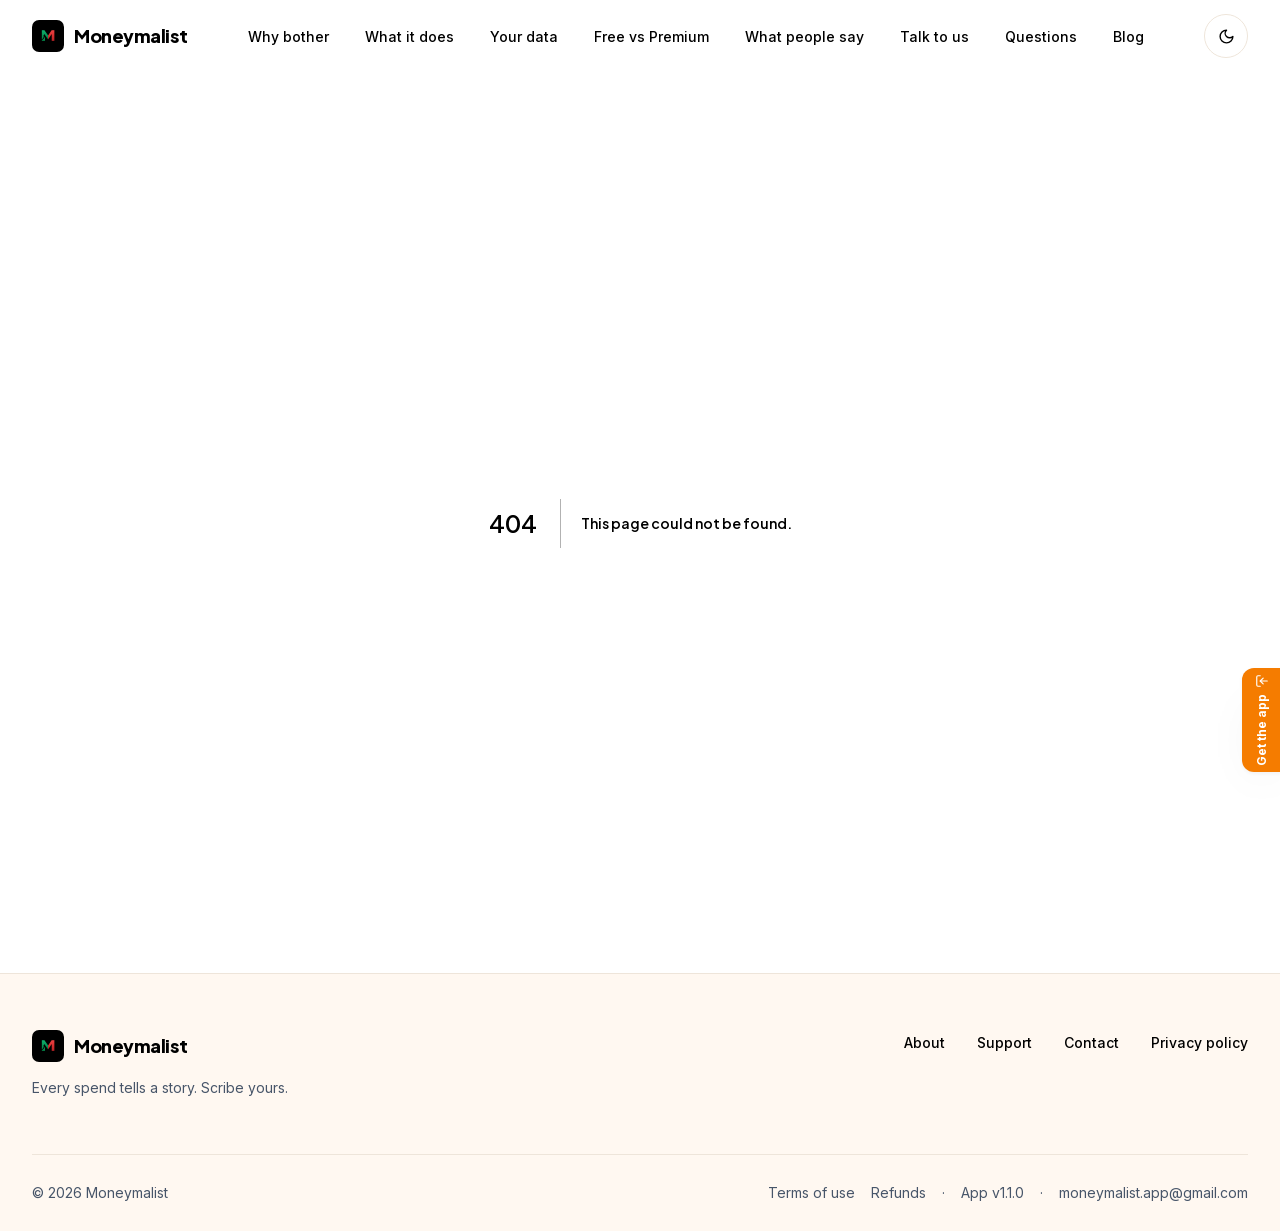
<file: 404/index.html>
<!DOCTYPE html><!--6IbU1buB83Dl4refRvxgi--><html lang="en" class="__variable_154f82 __variable_d0be19 __variable_fb1882"><head><meta charSet="utf-8"/><meta name="viewport" content="width=device-width, initial-scale=1"/><link rel="preload" href="/_next/static/media/3bd9a93c89179028-s.p.woff2" as="font" crossorigin="" type="font/woff2"/><link rel="preload" href="/_next/static/media/636a5ac981f94f8b-s.p.woff2" as="font" crossorigin="" type="font/woff2"/><link rel="preload" href="/_next/static/media/e4af272ccee01ff0-s.p.woff2" as="font" crossorigin="" type="font/woff2"/><link rel="preload" as="image" href="/logo.png"/><link rel="stylesheet" href="/_next/static/css/ce202d3552a6ae30.css" data-precedence="next"/><link rel="preload" as="script" fetchPriority="low" href="/_next/static/chunks/webpack-b23d268d7e7df333.js"/><script src="/_next/static/chunks/ebf0c473-91500a9b869337da.js" async=""></script><script src="/_next/static/chunks/611-5871def533a9bb43.js" async=""></script><script src="/_next/static/chunks/main-app-6f9e6adb62b50940.js" async=""></script><script src="/_next/static/chunks/579-27b3374cb3187cd2.js" async=""></script><script src="/_next/static/chunks/692-af3617498ebc904b.js" async=""></script><script src="/_next/static/chunks/app/layout-8b8d4dfad449c1dc.js" async=""></script><script src="/_next/static/chunks/app/page-5fe41f96076c9ba8.js" async=""></script><link rel="canonical" href="https://moneymalist.com/"/><title>404: This page could not be found.</title><meta name="robots" content="noindex"/><meta name="next-size-adjust" content=""/><meta name="theme-color" media="(prefers-color-scheme: light)" content="#fffdfb"/><meta name="theme-color" media="(prefers-color-scheme: dark)" content="#0f172a"/><meta name="color-scheme" content="light dark"/><title>Moneymalist — Offline Expense Tracker &amp; Budget Planner App</title><meta name="description" content="Moneymalist is a private, offline-first expense tracker and budget planner for Android. No account, no ads, no trackers — your money data never leaves your phone."/><meta name="application-name" content="Moneymalist"/><link rel="author" href="https://moneymalist.com"/><meta name="author" content="Moneymalist"/><meta name="keywords" content="expense tracker,offline expense tracker,budget planner app,money manager,personal finance app,daily expense tracker,budget app,savings tracker,private finance app,expense tracker without account"/><meta name="creator" content="Moneymalist"/><meta name="publisher" content="Moneymalist"/><meta name="robots" content="index, follow"/><meta name="googlebot" content="index, follow, max-image-preview:large, max-snippet:-1"/><meta name="category" content="finance"/><meta name="google-play-app" content="app-id=com.moneymalist"/><link rel="canonical" href="https://moneymalist.com/"/><meta property="og:title" content="Moneymalist — Every spend tells a story. Scribe yours."/><meta property="og:description" content="Moneymalist is a private, offline-first expense tracker and budget planner for Android. No account, no ads, no trackers — your money data never leaves your phone."/><meta property="og:url" content="https://moneymalist.com/"/><meta property="og:site_name" content="Moneymalist"/><meta property="og:locale" content="en_IN"/><meta property="og:type" content="website"/><meta name="twitter:card" content="summary_large_image"/><meta name="twitter:title" content="Moneymalist — Every spend tells a story. Scribe yours."/><meta name="twitter:description" content="Moneymalist is a private, offline-first expense tracker and budget planner for Android. No account, no ads, no trackers — your money data never leaves your phone."/><link rel="icon" href="/icon.png?9c3c5aa9420adf1f" type="image/png" sizes="512x512"/><link rel="apple-touch-icon" href="/apple-icon.png?6b50628db2db3e1d" type="image/png" sizes="180x180"/><script>(function(){try{var d=document.documentElement;d.classList.add('js');var t=localStorage.getItem('mm-theme');if(t!=='dark'&&t!=='light'){t=window.matchMedia('(prefers-color-scheme: dark)').matches?'dark':'light';}d.setAttribute('data-theme',t);}catch(e){}})();</script><script src="/_next/static/chunks/polyfills-42372ed130431b0a.js" noModule=""></script></head><body><div hidden=""><!--$--><!--/$--></div><a href="#main" class="sr-only focus:not-sr-only focus:fixed focus:left-4 focus:top-4 focus:z-[100] focus:rounded-full focus:bg-ember-700 focus:px-5 focus:py-3 focus:text-sm focus:font-semibold focus:text-white">Skip to content</a><header class="sticky top-0 z-50 transition-all duration-300 border-b border-transparent translate-y-0"><div class="mx-auto w-full px-5 sm:px-8 max-w-7xl"><div class="flex h-16 md:h-18 items-center justify-between gap-4 py-2 md:py-3"><a class="rounded-lg" aria-label="Moneymalist home" href="/"><span class="flex items-center gap-2.5"><img alt="" width="32" height="32" decoding="async" data-nimg="1" class="shrink-0 rounded-[22%] hidden sm:block" style="color:transparent" src="/logo.png"/><span class="font-[family-name:var(--font-display)] text-lg font-extrabold tracking-tight">Moneymalist</span></span></a><nav aria-label="Sections of this page" class="hidden lg:block"><ul class="flex items-center gap-1"><li><a class="rounded-full px-4 py-2 text-sm font-medium transition-colors hover:bg-ember-50 hover:text-ember-800 dark:hover:bg-night-elevated dark:hover:text-ember-300" href="/#why">Why bother</a></li><li><a class="rounded-full px-4 py-2 text-sm font-medium transition-colors hover:bg-ember-50 hover:text-ember-800 dark:hover:bg-night-elevated dark:hover:text-ember-300" href="/#features">What it does</a></li><li><a class="rounded-full px-4 py-2 text-sm font-medium transition-colors hover:bg-ember-50 hover:text-ember-800 dark:hover:bg-night-elevated dark:hover:text-ember-300" href="/#privacy">Your data</a></li><li><a class="rounded-full px-4 py-2 text-sm font-medium transition-colors hover:bg-ember-50 hover:text-ember-800 dark:hover:bg-night-elevated dark:hover:text-ember-300" href="/#premium">Free vs Premium</a></li><li><a class="rounded-full px-4 py-2 text-sm font-medium transition-colors hover:bg-ember-50 hover:text-ember-800 dark:hover:bg-night-elevated dark:hover:text-ember-300" href="/#reviews">What people say</a></li><li><a class="rounded-full px-4 py-2 text-sm font-medium transition-colors hover:bg-ember-50 hover:text-ember-800 dark:hover:bg-night-elevated dark:hover:text-ember-300" href="/#feedback">Talk to us</a></li><li><a class="rounded-full px-4 py-2 text-sm font-medium transition-colors hover:bg-ember-50 hover:text-ember-800 dark:hover:bg-night-elevated dark:hover:text-ember-300" href="/#faq">Questions</a></li><li><a class="rounded-full px-4 py-2 text-sm font-medium transition-colors hover:bg-ember-50 hover:text-ember-800 dark:hover:bg-night-elevated dark:hover:text-ember-300" href="/blog/">Blog</a></li></ul></nav><div class="flex items-center gap-2"><button type="button" aria-label="Switch to dark theme" class="grid h-10 w-10 md:h-11 md:w-11 place-items-center rounded-full border border-[var(--hairline)] transition-colors hover:bg-ember-50 dark:hover:bg-night-elevated"><svg xmlns="http://www.w3.org/2000/svg" width="17" height="17" viewBox="0 0 24 24" fill="none" stroke="currentColor" stroke-width="2" stroke-linecap="round" stroke-linejoin="round" class="lucide lucide-moon" aria-hidden="true"><path d="M12 3a6 6 0 0 0 9 9 9 9 0 1 1-9-9Z"></path></svg></button><button type="button" aria-expanded="false" aria-controls="mobile-nav" aria-label="Open menu" class="grid h-10 w-10 md:h-11 md:w-11 place-items-center rounded-full border border-[var(--hairline)] lg:hidden"><svg xmlns="http://www.w3.org/2000/svg" width="18" height="18" viewBox="0 0 24 24" fill="none" stroke="currentColor" stroke-width="2" stroke-linecap="round" stroke-linejoin="round" class="lucide lucide-menu" aria-hidden="true"><line x1="4" x2="20" y1="12" y2="12"></line><line x1="4" x2="20" y1="6" y2="6"></line><line x1="4" x2="20" y1="18" y2="18"></line></svg></button></div></div></div></header><div class="fixed right-0 bottom-32 z-40 translate-x-[2px]"><a class="flex items-center gap-1.5 rounded-l-xl bg-ember-600 py-3 px-1.5 text-xs font-bold text-white shadow-lift transition-transform hover:-translate-x-1 hover:bg-ember-500" style="writing-mode:vertical-rl;text-orientation:mixed" target="_blank" rel="noopener noreferrer" href="https://play.google.com/store/apps/details?id=com.moneymalist&amp;referrer=utm_source%3Dmoneymalist.com%26utm_medium%3Dwebsite%26utm_campaign%3Dfloating_cta"><span class="rotate-180 flex items-center gap-1.5"><span>Get the app</span><svg xmlns="http://www.w3.org/2000/svg" width="14" height="14" viewBox="0 0 24 24" fill="none" stroke="currentColor" stroke-width="2" stroke-linecap="round" stroke-linejoin="round" class="lucide lucide-download -rotate-90"><path d="M21 15v4a2 2 0 0 1-2 2H5a2 2 0 0 1-2-2v-4"></path><polyline points="7 10 12 15 17 10"></polyline><line x1="12" x2="12" y1="15" y2="3"></line></svg></span></a></div><button aria-label="Scroll to top" class="fixed bottom-6 right-6 z-40 flex h-12 w-12 items-center justify-center rounded-full bg-[var(--card)] text-[var(--fg)] shadow-lift border border-[var(--hairline)] transition-all duration-300 hover:-translate-y-1 hover:bg-[var(--bg-soft)] focus:outline-none focus:ring-2 focus:ring-ember-500 translate-y-10 opacity-0 pointer-events-none"><svg xmlns="http://www.w3.org/2000/svg" width="22" height="22" viewBox="0 0 24 24" fill="none" stroke="currentColor" stroke-width="2.5" stroke-linecap="round" stroke-linejoin="round" class="lucide lucide-arrow-up"><path d="m5 12 7-7 7 7"></path><path d="M12 19V5"></path></svg></button><main id="main"><div style="font-family:system-ui,&quot;Segoe UI&quot;,Roboto,Helvetica,Arial,sans-serif,&quot;Apple Color Emoji&quot;,&quot;Segoe UI Emoji&quot;;height:100vh;text-align:center;display:flex;flex-direction:column;align-items:center;justify-content:center"><div><style>body{color:#000;background:#fff;margin:0}.next-error-h1{border-right:1px solid rgba(0,0,0,.3)}@media (prefers-color-scheme:dark){body{color:#fff;background:#000}.next-error-h1{border-right:1px solid rgba(255,255,255,.3)}}</style><h1 class="next-error-h1" style="display:inline-block;margin:0 20px 0 0;padding:0 23px 0 0;font-size:24px;font-weight:500;vertical-align:top;line-height:49px">404</h1><div style="display:inline-block"><h2 style="font-size:14px;font-weight:400;line-height:49px;margin:0">This page could not be found.</h2></div></div></div><!--$--><!--/$--></main><footer class="border-t border-[var(--hairline)] bg-[var(--bg-soft)]"><div class="mx-auto w-full px-5 sm:px-8 max-w-7xl"><div class="flex flex-col gap-6 md:gap-10 py-8 md:py-14 md:flex-row md:items-start md:justify-between"><div class="flex max-w-sm flex-col gap-4"><a class="w-fit rounded-lg" href="/"><span class="flex items-center gap-2.5"><img alt="" loading="lazy" width="32" height="32" decoding="async" data-nimg="1" class="shrink-0 rounded-[22%]" style="color:transparent" src="/logo.png"/><span class="font-[family-name:var(--font-display)] text-lg font-extrabold tracking-tight">Moneymalist</span></span></a><p class="text-sm text-[var(--fg-muted)]">Every spend tells a story. Scribe yours.</p></div><nav aria-label="Footer"><ul class="flex flex-wrap gap-x-4 gap-y-3 md:gap-x-8"><li><a class="text-xs font-medium transition-colors hover:text-ember-700 md:text-sm" href="/about/">About</a></li><li><a class="text-xs font-medium transition-colors hover:text-ember-700 md:text-sm" href="/support/">Support</a></li><li><a class="text-xs font-medium transition-colors hover:text-ember-700 md:text-sm" href="/contact/">Contact</a></li><li><a class="text-xs font-medium transition-colors hover:text-ember-700 md:text-sm" href="/privacy-policy/">Privacy policy</a></li></ul></nav></div><div class="flex flex-col gap-3 border-t border-[var(--hairline)] py-7 text-xs text-[var(--fg-muted)] sm:flex-row sm:items-center sm:justify-between md:text-sm"><p>© <!-- -->2026<!-- --> <!-- -->Moneymalist</p><p class="flex flex-wrap items-center gap-x-4 gap-y-1"><a class="hover:text-ember-700" href="/terms/">Terms of use</a><a class="hover:text-ember-700" href="/refunds/">Refunds</a><span aria-hidden="true">·</span><span>App v<!-- -->1.1.0</span><span aria-hidden="true">·</span><a href="mailto:moneymalist.app@gmail.com" class="hover:text-ember-700">moneymalist.app@gmail.com</a></p></div></div></footer><script src="/_next/static/chunks/webpack-b23d268d7e7df333.js" id="_R_" async=""></script><script>(self.__next_f=self.__next_f||[]).push([0])</script><script>self.__next_f.push([1,"1:\"$Sreact.fragment\"\n2:I[8822,[\"579\",\"static/chunks/579-27b3374cb3187cd2.js\",\"692\",\"static/chunks/692-af3617498ebc904b.js\",\"177\",\"static/chunks/app/layout-8b8d4dfad449c1dc.js\"],\"Header\"]\n3:I[7579,[\"579\",\"static/chunks/579-27b3374cb3187cd2.js\",\"974\",\"static/chunks/app/page-5fe41f96076c9ba8.js\"],\"\"]\n4:I[4923,[\"579\",\"static/chunks/579-27b3374cb3187cd2.js\",\"692\",\"static/chunks/692-af3617498ebc904b.js\",\"177\",\"static/chunks/app/layout-8b8d4dfad449c1dc.js\"],\"ScrollToTop\"]\n5:I[4598,[],\"\"]\n6:I[5292,[],\"\"]\n7:I[8028,[\"579\",\"static/chunks/579-27b3374cb3187cd2.js\",\"692\",\"static/chunks/692-af3617498ebc904b.js\",\"177\",\"static/chunks/app/layout-8b8d4dfad449c1dc.js\"],\"Image\"]\nc:I[5998,[],\"\"]\n:HL[\"/_next/static/media/3bd9a93c89179028-s.p.woff2\",\"font\",{\"crossOrigin\":\"\",\"type\":\"font/woff2\"}]\n:HL[\"/_next/static/media/636a5ac981f94f8b-s.p.woff2\",\"font\",{\"crossOrigin\":\"\",\"type\":\"font/woff2\"}]\n:HL[\"/_next/static/media/e4af272ccee01ff0-s.p.woff2\",\"font\",{\"crossOrigin\":\"\",\"type\":\"font/woff2\"}]\n:HL[\"/_next/static/css/ce202d3552a6ae30.css\",\"style\"]\n"])</script><script>self.__next_f.push([1,"0:{\"P\":null,\"b\":\"6IbU1buB83Dl4refRvxgi\",\"p\":\"\",\"c\":[\"\",\"_not-found\",\"\"],\"i\":false,\"f\":[[[\"\",{\"children\":[\"/_not-found\",{\"children\":[\"__PAGE__\",{}]}]},\"$undefined\",\"$undefined\",true],[\"\",[\"$\",\"$1\",\"c\",{\"children\":[[[\"$\",\"link\",\"0\",{\"rel\":\"stylesheet\",\"href\":\"/_next/static/css/ce202d3552a6ae30.css\",\"precedence\":\"next\",\"crossOrigin\":\"$undefined\",\"nonce\":\"$undefined\"}]],[\"$\",\"html\",null,{\"lang\":\"en\",\"className\":\"__variable_154f82 __variable_d0be19 __variable_fb1882\",\"suppressHydrationWarning\":true,\"children\":[[\"$\",\"head\",null,{\"children\":[[\"$\",\"script\",null,{\"dangerouslySetInnerHTML\":{\"__html\":\"(function(){try{var d=document.documentElement;d.classList.add('js');var t=localStorage.getItem('mm-theme');if(t!=='dark'\u0026\u0026t!=='light'){t=window.matchMedia('(prefers-color-scheme: dark)').matches?'dark':'light';}d.setAttribute('data-theme',t);}catch(e){}})();\"}}],[\"$\",\"link\",null,{\"rel\":\"canonical\",\"href\":\"https://moneymalist.com/\"}]]}],[\"$\",\"body\",null,{\"children\":[[\"$\",\"a\",null,{\"href\":\"#main\",\"className\":\"sr-only focus:not-sr-only focus:fixed focus:left-4 focus:top-4 focus:z-[100] focus:rounded-full focus:bg-ember-700 focus:px-5 focus:py-3 focus:text-sm focus:font-semibold focus:text-white\",\"children\":\"Skip to content\"}],null,[\"$\",\"$L2\",null,{}],[\"$\",\"div\",null,{\"className\":\"fixed right-0 bottom-32 z-40 translate-x-[2px]\",\"children\":[\"$\",\"$L3\",null,{\"href\":\"https://play.google.com/store/apps/details?id=com.moneymalist\u0026referrer=utm_source%3Dmoneymalist.com%26utm_medium%3Dwebsite%26utm_campaign%3Dfloating_cta\",\"className\":\"flex items-center gap-1.5 rounded-l-xl bg-ember-600 py-3 px-1.5 text-xs font-bold text-white shadow-lift transition-transform hover:-translate-x-1 hover:bg-ember-500\",\"style\":{\"writingMode\":\"vertical-rl\",\"textOrientation\":\"mixed\"},\"target\":\"_blank\",\"rel\":\"noopener noreferrer\",\"children\":[\"$\",\"span\",null,{\"className\":\"rotate-180 flex items-center gap-1.5\",\"children\":[[\"$\",\"span\",null,{\"children\":\"Get the app\"}],[\"$\",\"svg\",null,{\"ref\":\"$undefined\",\"xmlns\":\"http://www.w3.org/2000/svg\",\"width\":14,\"height\":14,\"viewBox\":\"0 0 24 24\",\"fill\":\"none\",\"stroke\":\"currentColor\",\"strokeWidth\":2,\"strokeLinecap\":\"round\",\"strokeLinejoin\":\"round\",\"className\":\"lucide lucide-download -rotate-90\",\"children\":[[\"$\",\"path\",\"ih7n3h\",{\"d\":\"M21 15v4a2 2 0 0 1-2 2H5a2 2 0 0 1-2-2v-4\"}],[\"$\",\"polyline\",\"2ggqvy\",{\"points\":\"7 10 12 15 17 10\"}],[\"$\",\"line\",\"1vk2je\",{\"x1\":\"12\",\"x2\":\"12\",\"y1\":\"15\",\"y2\":\"3\"}],\"$undefined\"]}]]}]}]}],[\"$\",\"$L4\",null,{}],[\"$\",\"main\",null,{\"id\":\"main\",\"children\":[\"$\",\"$L5\",null,{\"parallelRouterKey\":\"children\",\"error\":\"$undefined\",\"errorStyles\":\"$undefined\",\"errorScripts\":\"$undefined\",\"template\":[\"$\",\"$L6\",null,{}],\"templateStyles\":\"$undefined\",\"templateScripts\":\"$undefined\",\"notFound\":\"$undefined\",\"forbidden\":\"$undefined\",\"unauthorized\":\"$undefined\"}]}],[\"$\",\"footer\",null,{\"className\":\"border-t border-[var(--hairline)] bg-[var(--bg-soft)]\",\"children\":[\"$\",\"div\",null,{\"className\":\"mx-auto w-full px-5 sm:px-8 max-w-7xl\",\"children\":[[\"$\",\"div\",null,{\"className\":\"flex flex-col gap-6 md:gap-10 py-8 md:py-14 md:flex-row md:items-start md:justify-between\",\"children\":[[\"$\",\"div\",null,{\"className\":\"flex max-w-sm flex-col gap-4\",\"children\":[[\"$\",\"$L3\",null,{\"href\":\"/\",\"className\":\"w-fit rounded-lg\",\"children\":[\"$\",\"span\",null,{\"className\":\"flex items-center gap-2.5\",\"children\":[[\"$\",\"$L7\",null,{\"src\":\"/logo.png\",\"alt\":\"\",\"width\":32,\"height\":32,\"priority\":false,\"className\":\"shrink-0 rounded-[22%]\"}],[\"$\",\"span\",null,{\"className\":\"font-[family-name:var(--font-display)] text-lg font-extrabold tracking-tight\",\"children\":\"Moneymalist\"}]]}]}],[\"$\",\"p\",null,{\"className\":\"text-sm text-[var(--fg-muted)]\",\"children\":\"Every spend tells a story. Scribe yours.\"}]]}],[\"$\",\"nav\",null,{\"aria-label\":\"Footer\",\"children\":[\"$\",\"ul\",null,{\"className\":\"flex flex-wrap gap-x-4 gap-y-3 md:gap-x-8\",\"children\":[[\"$\",\"li\",\"/about/\",{\"children\":[\"$\",\"$L3\",null,{\"href\":\"/about/\",\"className\":\"text-xs font-medium transition-colors hover:text-ember-700 md:text-sm\",\"children\":\"About\"}]}],[\"$\",\"li\",\"/support/\",{\"children\":[\"$\",\"$L3\",null,{\"href\":\"/support/\",\"className\":\"text-xs font-medium transition-colors hover:text-ember-700 md:text-sm\",\"children\":\"Support\"}]}],[\"$\",\"li\",\"/contact/\",{\"children\":[\"$\",\"$L3\",null,{\"href\":\"/contact/\",\"className\":\"text-xs font-medium transition-colors hover:text-ember-700 md:text-sm\",\"children\":\"Contact\"}]}],[\"$\",\"li\",\"/privacy-policy/\",{\"children\":[\"$\",\"$L3\",null,{\"href\":\"/privacy-policy/\",\"className\":\"text-xs font-medium transition-colors hover:text-ember-700 md:text-sm\",\"children\":\"Privacy policy\"}]}]]}]}]]}],\"$L8\"]}]}]]}]]}]]}],{\"children\":[\"/_not-found\",\"$L9\",{\"children\":[\"__PAGE__\",\"$La\",{},null,false]},null,false]},null,false],\"$Lb\",false]],\"m\":\"$undefined\",\"G\":[\"$c\",[]],\"s\":false,\"S\":true}\n"])</script><script>self.__next_f.push([1,"d:I[1215,[],\"OutletBoundary\"]\nf:I[206,[],\"AsyncMetadataOutlet\"]\n11:I[1215,[],\"ViewportBoundary\"]\n13:I[1215,[],\"MetadataBoundary\"]\n14:\"$Sreact.suspense\"\n"])</script><script>self.__next_f.push([1,"8:[\"$\",\"div\",null,{\"className\":\"flex flex-col gap-3 border-t border-[var(--hairline)] py-7 text-xs text-[var(--fg-muted)] sm:flex-row sm:items-center sm:justify-between md:text-sm\",\"children\":[[\"$\",\"p\",null,{\"children\":[\"© \",2026,\" \",\"Moneymalist\"]}],[\"$\",\"p\",null,{\"className\":\"flex flex-wrap items-center gap-x-4 gap-y-1\",\"children\":[[[\"$\",\"$L3\",\"/terms/\",{\"href\":\"/terms/\",\"className\":\"hover:text-ember-700\",\"children\":\"Terms of use\"}],[\"$\",\"$L3\",\"/refunds/\",{\"href\":\"/refunds/\",\"className\":\"hover:text-ember-700\",\"children\":\"Refunds\"}]],[\"$\",\"span\",null,{\"aria-hidden\":\"true\",\"children\":\"·\"}],[\"$\",\"span\",null,{\"children\":[\"App v\",\"1.1.0\"]}],[\"$\",\"span\",null,{\"aria-hidden\":\"true\",\"children\":\"·\"}],[\"$\",\"a\",null,{\"href\":\"mailto:moneymalist.app@gmail.com\",\"className\":\"hover:text-ember-700\",\"children\":\"moneymalist.app@gmail.com\"}]]}]]}]\n"])</script><script>self.__next_f.push([1,"9:[\"$\",\"$1\",\"c\",{\"children\":[null,[\"$\",\"$L5\",null,{\"parallelRouterKey\":\"children\",\"error\":\"$undefined\",\"errorStyles\":\"$undefined\",\"errorScripts\":\"$undefined\",\"template\":[\"$\",\"$L6\",null,{}],\"templateStyles\":\"$undefined\",\"templateScripts\":\"$undefined\",\"notFound\":\"$undefined\",\"forbidden\":\"$undefined\",\"unauthorized\":\"$undefined\"}]]}]\n"])</script><script>self.__next_f.push([1,"a:[\"$\",\"$1\",\"c\",{\"children\":[[[\"$\",\"title\",null,{\"children\":\"404: This page could not be found.\"}],[\"$\",\"div\",null,{\"style\":{\"fontFamily\":\"system-ui,\\\"Segoe UI\\\",Roboto,Helvetica,Arial,sans-serif,\\\"Apple Color Emoji\\\",\\\"Segoe UI Emoji\\\"\",\"height\":\"100vh\",\"textAlign\":\"center\",\"display\":\"flex\",\"flexDirection\":\"column\",\"alignItems\":\"center\",\"justifyContent\":\"center\"},\"children\":[\"$\",\"div\",null,{\"children\":[[\"$\",\"style\",null,{\"dangerouslySetInnerHTML\":{\"__html\":\"body{color:#000;background:#fff;margin:0}.next-error-h1{border-right:1px solid rgba(0,0,0,.3)}@media (prefers-color-scheme:dark){body{color:#fff;background:#000}.next-error-h1{border-right:1px solid rgba(255,255,255,.3)}}\"}}],[\"$\",\"h1\",null,{\"className\":\"next-error-h1\",\"style\":{\"display\":\"inline-block\",\"margin\":\"0 20px 0 0\",\"padding\":\"0 23px 0 0\",\"fontSize\":24,\"fontWeight\":500,\"verticalAlign\":\"top\",\"lineHeight\":\"49px\"},\"children\":404}],[\"$\",\"div\",null,{\"style\":{\"display\":\"inline-block\"},\"children\":[\"$\",\"h2\",null,{\"style\":{\"fontSize\":14,\"fontWeight\":400,\"lineHeight\":\"49px\",\"margin\":0},\"children\":\"This page could not be found.\"}]}]]}]}]],null,[\"$\",\"$Ld\",null,{\"children\":[\"$Le\",[\"$\",\"$Lf\",null,{\"promise\":\"$@10\"}]]}]]}]\n"])</script><script>self.__next_f.push([1,"b:[\"$\",\"$1\",\"h\",{\"children\":[[\"$\",\"meta\",null,{\"name\":\"robots\",\"content\":\"noindex\"}],[[\"$\",\"$L11\",null,{\"children\":\"$L12\"}],[\"$\",\"meta\",null,{\"name\":\"next-size-adjust\",\"content\":\"\"}]],[\"$\",\"$L13\",null,{\"children\":[\"$\",\"div\",null,{\"hidden\":true,\"children\":[\"$\",\"$14\",null,{\"fallback\":null,\"children\":\"$L15\"}]}]}]]}]\n"])</script><script>self.__next_f.push([1,"12:[[\"$\",\"meta\",\"0\",{\"charSet\":\"utf-8\"}],[\"$\",\"meta\",\"1\",{\"name\":\"viewport\",\"content\":\"width=device-width, initial-scale=1\"}],[\"$\",\"meta\",\"2\",{\"name\":\"theme-color\",\"media\":\"(prefers-color-scheme: light)\",\"content\":\"#fffdfb\"}],[\"$\",\"meta\",\"3\",{\"name\":\"theme-color\",\"media\":\"(prefers-color-scheme: dark)\",\"content\":\"#0f172a\"}],[\"$\",\"meta\",\"4\",{\"name\":\"color-scheme\",\"content\":\"light dark\"}]]\ne:null\n"])</script><script>self.__next_f.push([1,"16:I[2846,[],\"IconMark\"]\n"])</script><script>self.__next_f.push([1,"10:{\"metadata\":[[\"$\",\"title\",\"0\",{\"children\":\"Moneymalist — Offline Expense Tracker \u0026 Budget Planner App\"}],[\"$\",\"meta\",\"1\",{\"name\":\"description\",\"content\":\"Moneymalist is a private, offline-first expense tracker and budget planner for Android. No account, no ads, no trackers — your money data never leaves your phone.\"}],[\"$\",\"meta\",\"2\",{\"name\":\"application-name\",\"content\":\"Moneymalist\"}],[\"$\",\"link\",\"3\",{\"rel\":\"author\",\"href\":\"https://moneymalist.com\"}],[\"$\",\"meta\",\"4\",{\"name\":\"author\",\"content\":\"Moneymalist\"}],[\"$\",\"meta\",\"5\",{\"name\":\"keywords\",\"content\":\"expense tracker,offline expense tracker,budget planner app,money manager,personal finance app,daily expense tracker,budget app,savings tracker,private finance app,expense tracker without account\"}],[\"$\",\"meta\",\"6\",{\"name\":\"creator\",\"content\":\"Moneymalist\"}],[\"$\",\"meta\",\"7\",{\"name\":\"publisher\",\"content\":\"Moneymalist\"}],[\"$\",\"meta\",\"8\",{\"name\":\"robots\",\"content\":\"index, follow\"}],[\"$\",\"meta\",\"9\",{\"name\":\"googlebot\",\"content\":\"index, follow, max-image-preview:large, max-snippet:-1\"}],[\"$\",\"meta\",\"10\",{\"name\":\"category\",\"content\":\"finance\"}],[\"$\",\"meta\",\"11\",{\"name\":\"google-play-app\",\"content\":\"app-id=com.moneymalist\"}],[\"$\",\"link\",\"12\",{\"rel\":\"canonical\",\"href\":\"https://moneymalist.com/\"}],[\"$\",\"meta\",\"13\",{\"property\":\"og:title\",\"content\":\"Moneymalist — Every spend tells a story. Scribe yours.\"}],[\"$\",\"meta\",\"14\",{\"property\":\"og:description\",\"content\":\"Moneymalist is a private, offline-first expense tracker and budget planner for Android. No account, no ads, no trackers — your money data never leaves your phone.\"}],[\"$\",\"meta\",\"15\",{\"property\":\"og:url\",\"content\":\"https://moneymalist.com/\"}],[\"$\",\"meta\",\"16\",{\"property\":\"og:site_name\",\"content\":\"Moneymalist\"}],[\"$\",\"meta\",\"17\",{\"property\":\"og:locale\",\"content\":\"en_IN\"}],[\"$\",\"meta\",\"18\",{\"property\":\"og:type\",\"content\":\"website\"}],[\"$\",\"meta\",\"19\",{\"name\":\"twitter:card\",\"content\":\"summary_large_image\"}],[\"$\",\"meta\",\"20\",{\"name\":\"twitter:title\",\"content\":\"Moneymalist — Every spend tells a story. Scribe yours.\"}],[\"$\",\"meta\",\"21\",{\"name\":\"twitter:description\",\"content\":\"Moneymalist is a private, offline-first expense tracker and budget planner for Android. No account, no ads, no trackers — your money data never leaves your phone.\"}],[\"$\",\"link\",\"22\",{\"rel\":\"icon\",\"href\":\"/icon.png?9c3c5aa9420adf1f\",\"type\":\"image/png\",\"sizes\":\"512x512\"}],[\"$\",\"link\",\"23\",{\"rel\":\"apple-touch-icon\",\"href\":\"/apple-icon.png?6b50628db2db3e1d\",\"type\":\"image/png\",\"sizes\":\"180x180\"}],[\"$\",\"$L16\",\"24\",{}]],\"error\":null,\"digest\":\"$undefined\"}\n"])</script><script>self.__next_f.push([1,"15:\"$10:metadata\"\n"])</script></body></html>
</file>
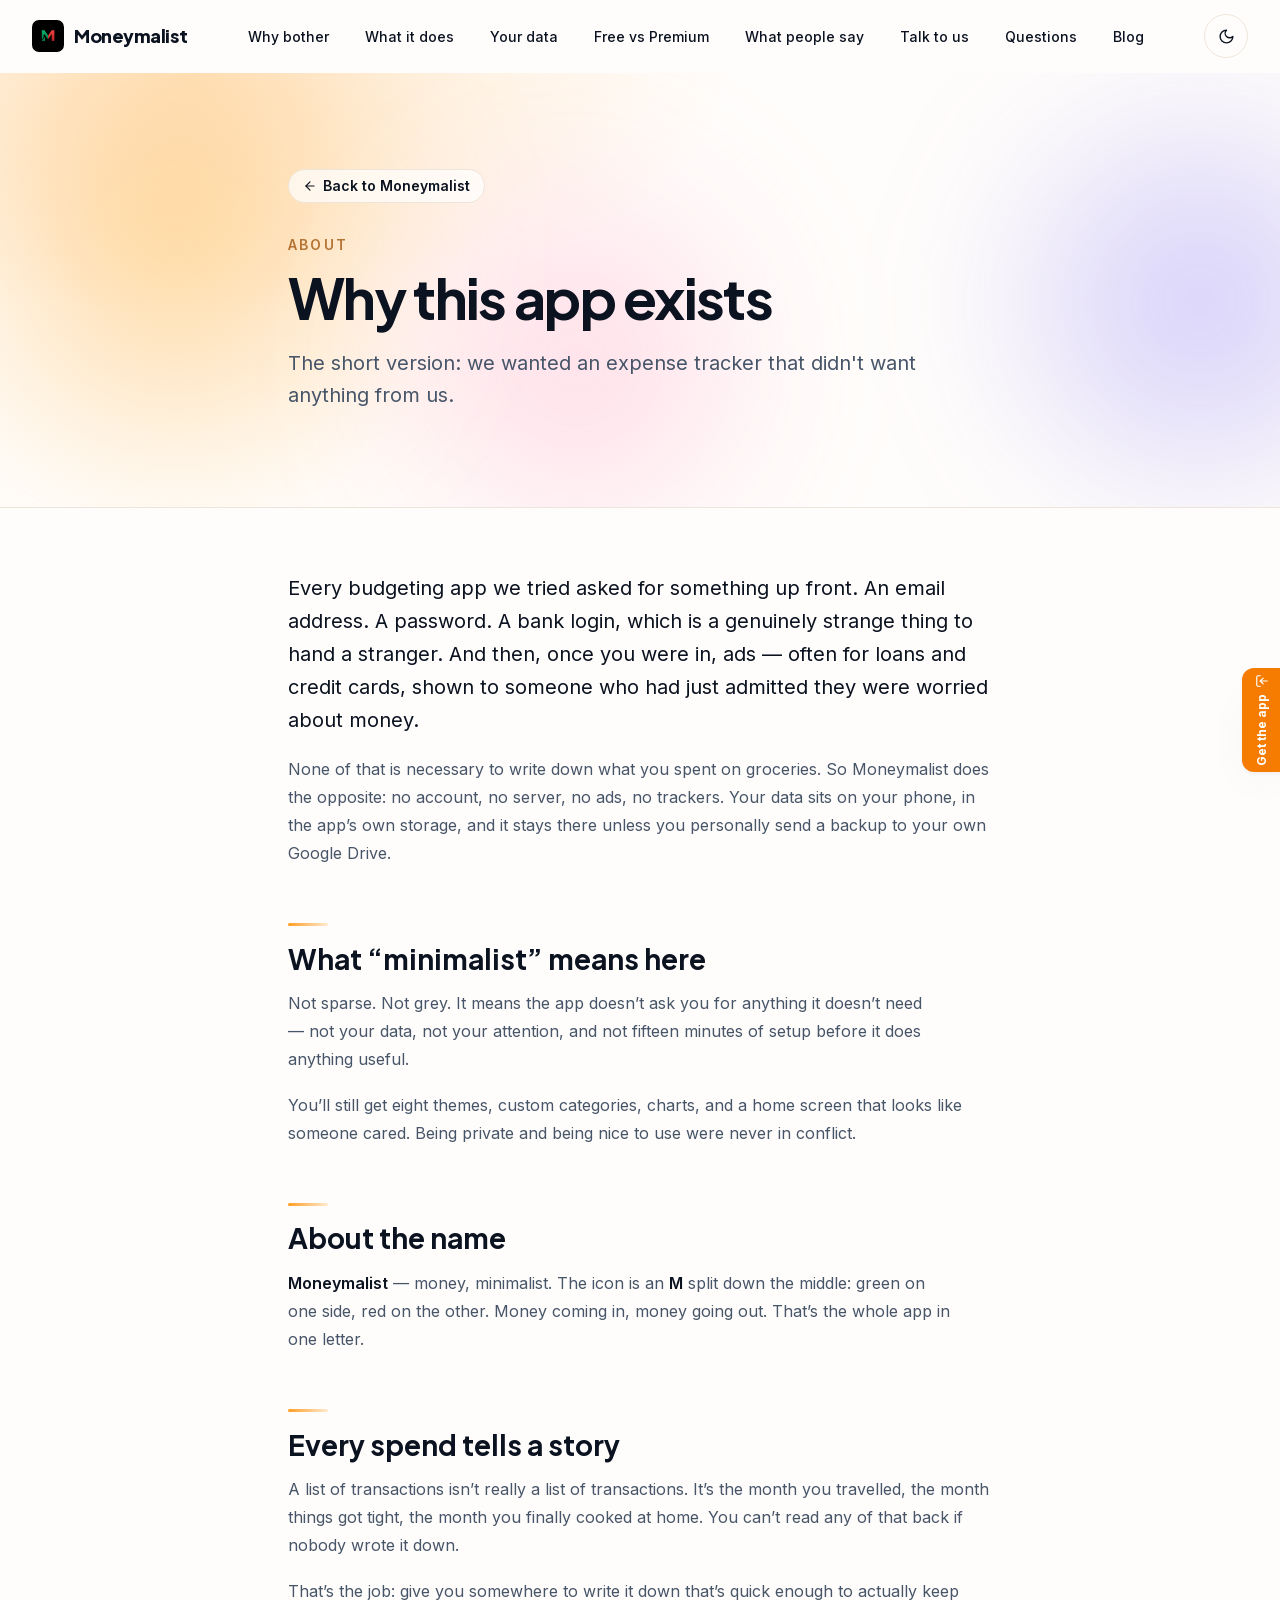
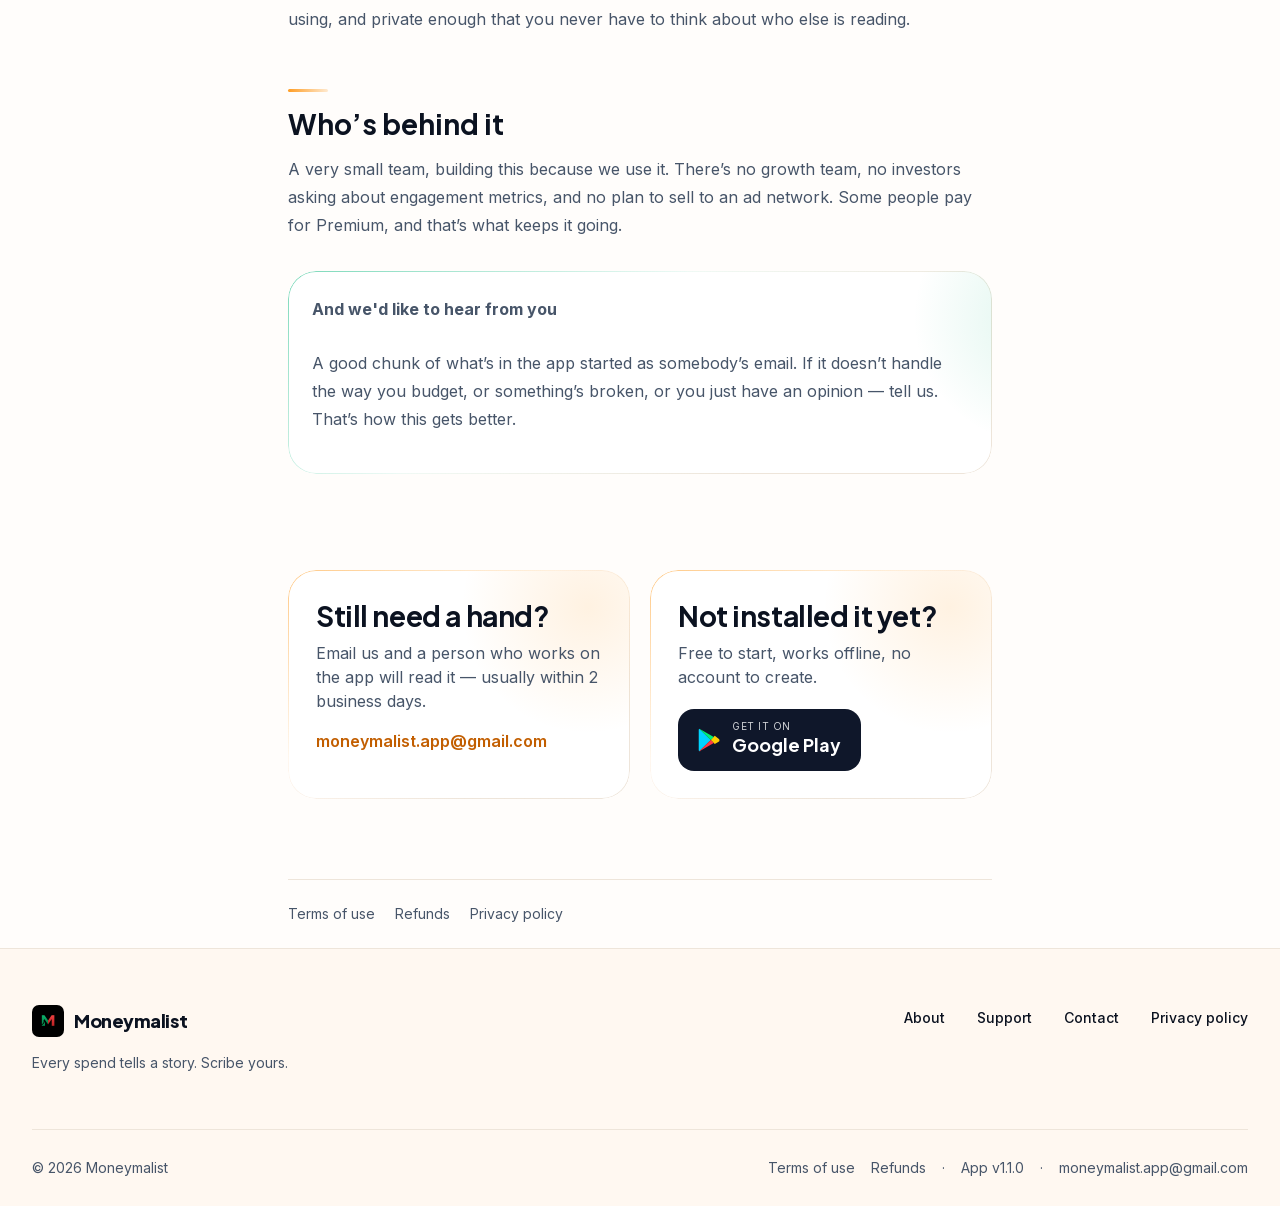
<file: about/index.html>
<!DOCTYPE html><!--6IbU1buB83Dl4refRvxgi--><html lang="en" class="__variable_154f82 __variable_d0be19 __variable_fb1882"><head><meta charSet="utf-8"/><meta name="viewport" content="width=device-width, initial-scale=1"/><link rel="preload" href="/_next/static/media/3bd9a93c89179028-s.p.woff2" as="font" crossorigin="" type="font/woff2"/><link rel="preload" href="/_next/static/media/636a5ac981f94f8b-s.p.woff2" as="font" crossorigin="" type="font/woff2"/><link rel="preload" href="/_next/static/media/e4af272ccee01ff0-s.p.woff2" as="font" crossorigin="" type="font/woff2"/><link rel="preload" as="image" href="/logo.png"/><link rel="stylesheet" href="/_next/static/css/ce202d3552a6ae30.css" data-precedence="next"/><link rel="preload" as="script" fetchPriority="low" href="/_next/static/chunks/webpack-b23d268d7e7df333.js"/><script src="/_next/static/chunks/ebf0c473-91500a9b869337da.js" async=""></script><script src="/_next/static/chunks/611-5871def533a9bb43.js" async=""></script><script src="/_next/static/chunks/main-app-6f9e6adb62b50940.js" async=""></script><script src="/_next/static/chunks/579-27b3374cb3187cd2.js" async=""></script><script src="/_next/static/chunks/692-af3617498ebc904b.js" async=""></script><script src="/_next/static/chunks/app/layout-8b8d4dfad449c1dc.js" async=""></script><script src="/_next/static/chunks/app/about/page-98528f77ea5c89d6.js" async=""></script><link rel="canonical" href="https://moneymalist.com/"/><meta name="next-size-adjust" content=""/><meta name="theme-color" media="(prefers-color-scheme: light)" content="#fffdfb"/><meta name="theme-color" media="(prefers-color-scheme: dark)" content="#0f172a"/><meta name="color-scheme" content="light dark"/><title>About Moneymalist | Moneymalist</title><meta name="description" content="Why Moneymalist exists: a small, offline-first expense tracker built for people who don&#x27;t want to hand their bank login to an app."/><meta name="application-name" content="Moneymalist"/><link rel="author" href="https://moneymalist.com"/><meta name="author" content="Moneymalist"/><meta name="keywords" content="expense tracker,offline expense tracker,budget planner app,money manager,personal finance app,daily expense tracker,budget app,savings tracker,private finance app,expense tracker without account"/><meta name="creator" content="Moneymalist"/><meta name="publisher" content="Moneymalist"/><meta name="robots" content="index, follow"/><meta name="googlebot" content="index, follow, max-image-preview:large, max-snippet:-1"/><meta name="category" content="finance"/><meta name="google-play-app" content="app-id=com.moneymalist"/><link rel="canonical" href="https://moneymalist.com/about/"/><meta property="og:title" content="Moneymalist — Every spend tells a story. Scribe yours."/><meta property="og:description" content="Moneymalist is a private, offline-first expense tracker and budget planner for Android. No account, no ads, no trackers — your money data never leaves your phone."/><meta property="og:url" content="https://moneymalist.com/"/><meta property="og:site_name" content="Moneymalist"/><meta property="og:locale" content="en_IN"/><meta property="og:type" content="website"/><meta name="twitter:card" content="summary_large_image"/><meta name="twitter:title" content="Moneymalist — Every spend tells a story. Scribe yours."/><meta name="twitter:description" content="Moneymalist is a private, offline-first expense tracker and budget planner for Android. No account, no ads, no trackers — your money data never leaves your phone."/><link rel="icon" href="/icon.png?9c3c5aa9420adf1f" type="image/png" sizes="512x512"/><link rel="apple-touch-icon" href="/apple-icon.png?6b50628db2db3e1d" type="image/png" sizes="180x180"/><script>(function(){try{var d=document.documentElement;d.classList.add('js');var t=localStorage.getItem('mm-theme');if(t!=='dark'&&t!=='light'){t=window.matchMedia('(prefers-color-scheme: dark)').matches?'dark':'light';}d.setAttribute('data-theme',t);}catch(e){}})();</script><script src="/_next/static/chunks/polyfills-42372ed130431b0a.js" noModule=""></script></head><body><div hidden=""><!--$--><!--/$--></div><a href="#main" class="sr-only focus:not-sr-only focus:fixed focus:left-4 focus:top-4 focus:z-[100] focus:rounded-full focus:bg-ember-700 focus:px-5 focus:py-3 focus:text-sm focus:font-semibold focus:text-white">Skip to content</a><header class="sticky top-0 z-50 transition-all duration-300 border-b border-transparent translate-y-0"><div class="mx-auto w-full px-5 sm:px-8 max-w-7xl"><div class="flex h-16 md:h-18 items-center justify-between gap-4 py-2 md:py-3"><a class="rounded-lg" aria-label="Moneymalist home" href="/"><span class="flex items-center gap-2.5"><img alt="" width="32" height="32" decoding="async" data-nimg="1" class="shrink-0 rounded-[22%] hidden sm:block" style="color:transparent" src="/logo.png"/><span class="font-[family-name:var(--font-display)] text-lg font-extrabold tracking-tight">Moneymalist</span></span></a><nav aria-label="Sections of this page" class="hidden lg:block"><ul class="flex items-center gap-1"><li><a class="rounded-full px-4 py-2 text-sm font-medium transition-colors hover:bg-ember-50 hover:text-ember-800 dark:hover:bg-night-elevated dark:hover:text-ember-300" href="/#why">Why bother</a></li><li><a class="rounded-full px-4 py-2 text-sm font-medium transition-colors hover:bg-ember-50 hover:text-ember-800 dark:hover:bg-night-elevated dark:hover:text-ember-300" href="/#features">What it does</a></li><li><a class="rounded-full px-4 py-2 text-sm font-medium transition-colors hover:bg-ember-50 hover:text-ember-800 dark:hover:bg-night-elevated dark:hover:text-ember-300" href="/#privacy">Your data</a></li><li><a class="rounded-full px-4 py-2 text-sm font-medium transition-colors hover:bg-ember-50 hover:text-ember-800 dark:hover:bg-night-elevated dark:hover:text-ember-300" href="/#premium">Free vs Premium</a></li><li><a class="rounded-full px-4 py-2 text-sm font-medium transition-colors hover:bg-ember-50 hover:text-ember-800 dark:hover:bg-night-elevated dark:hover:text-ember-300" href="/#reviews">What people say</a></li><li><a class="rounded-full px-4 py-2 text-sm font-medium transition-colors hover:bg-ember-50 hover:text-ember-800 dark:hover:bg-night-elevated dark:hover:text-ember-300" href="/#feedback">Talk to us</a></li><li><a class="rounded-full px-4 py-2 text-sm font-medium transition-colors hover:bg-ember-50 hover:text-ember-800 dark:hover:bg-night-elevated dark:hover:text-ember-300" href="/#faq">Questions</a></li><li><a class="rounded-full px-4 py-2 text-sm font-medium transition-colors hover:bg-ember-50 hover:text-ember-800 dark:hover:bg-night-elevated dark:hover:text-ember-300" href="/blog/">Blog</a></li></ul></nav><div class="flex items-center gap-2"><button type="button" aria-label="Switch to dark theme" class="grid h-10 w-10 md:h-11 md:w-11 place-items-center rounded-full border border-[var(--hairline)] transition-colors hover:bg-ember-50 dark:hover:bg-night-elevated"><svg xmlns="http://www.w3.org/2000/svg" width="17" height="17" viewBox="0 0 24 24" fill="none" stroke="currentColor" stroke-width="2" stroke-linecap="round" stroke-linejoin="round" class="lucide lucide-moon" aria-hidden="true"><path d="M12 3a6 6 0 0 0 9 9 9 9 0 1 1-9-9Z"></path></svg></button><button type="button" aria-expanded="false" aria-controls="mobile-nav" aria-label="Open menu" class="grid h-10 w-10 md:h-11 md:w-11 place-items-center rounded-full border border-[var(--hairline)] lg:hidden"><svg xmlns="http://www.w3.org/2000/svg" width="18" height="18" viewBox="0 0 24 24" fill="none" stroke="currentColor" stroke-width="2" stroke-linecap="round" stroke-linejoin="round" class="lucide lucide-menu" aria-hidden="true"><line x1="4" x2="20" y1="12" y2="12"></line><line x1="4" x2="20" y1="6" y2="6"></line><line x1="4" x2="20" y1="18" y2="18"></line></svg></button></div></div></div></header><div class="fixed right-0 bottom-32 z-40 translate-x-[2px]"><a class="flex items-center gap-1.5 rounded-l-xl bg-ember-600 py-3 px-1.5 text-xs font-bold text-white shadow-lift transition-transform hover:-translate-x-1 hover:bg-ember-500" style="writing-mode:vertical-rl;text-orientation:mixed" target="_blank" rel="noopener noreferrer" href="https://play.google.com/store/apps/details?id=com.moneymalist&amp;referrer=utm_source%3Dmoneymalist.com%26utm_medium%3Dwebsite%26utm_campaign%3Dfloating_cta"><span class="rotate-180 flex items-center gap-1.5"><span>Get the app</span><svg xmlns="http://www.w3.org/2000/svg" width="14" height="14" viewBox="0 0 24 24" fill="none" stroke="currentColor" stroke-width="2" stroke-linecap="round" stroke-linejoin="round" class="lucide lucide-download -rotate-90"><path d="M21 15v4a2 2 0 0 1-2 2H5a2 2 0 0 1-2-2v-4"></path><polyline points="7 10 12 15 17 10"></polyline><line x1="12" x2="12" y1="15" y2="3"></line></svg></span></a></div><button aria-label="Scroll to top" class="fixed bottom-6 right-6 z-40 flex h-12 w-12 items-center justify-center rounded-full bg-[var(--card)] text-[var(--fg)] shadow-lift border border-[var(--hairline)] transition-all duration-300 hover:-translate-y-1 hover:bg-[var(--bg-soft)] focus:outline-none focus:ring-2 focus:ring-ember-500 translate-y-10 opacity-0 pointer-events-none"><svg xmlns="http://www.w3.org/2000/svg" width="22" height="22" viewBox="0 0 24 24" fill="none" stroke="currentColor" stroke-width="2.5" stroke-linecap="round" stroke-linejoin="round" class="lucide lucide-arrow-up"><path d="m5 12 7-7 7 7"></path><path d="M12 19V5"></path></svg></button><main id="main"><div style="--accent:var(--color-ember-500)"><header class="relative overflow-hidden border-b border-[var(--hairline)] py-16 sm:py-24"><div aria-hidden="true" class="pointer-events-none absolute inset-0 -z-10 overflow-hidden"><span class="absolute -left-[10%] -top-[30%] h-[38rem] w-[38rem] rounded-full bg-[radial-gradient(circle,rgba(255,183,77,0.55),transparent_65%)] blur-3xl [animation:mm-drift_28s_ease-in-out_infinite]"></span><span class="absolute -right-[15%] top-[-10%] h-[34rem] w-[34rem] rounded-full bg-[radial-gradient(circle,rgba(109,94,248,0.32),transparent_65%)] blur-3xl [animation:mm-drift_34s_ease-in-out_infinite_reverse]"></span><span class="absolute bottom-[-25%] left-[25%] h-[32rem] w-[32rem] rounded-full bg-[radial-gradient(circle,rgba(255,123,172,0.28),transparent_65%)] blur-3xl [animation:mm-drift_40s_ease-in-out_infinite]"></span></div><span aria-hidden="true" class="pointer-events-none absolute inset-0 -z-10 bg-[radial-gradient(60%_80%_at_15%_0%,color-mix(in_oklab,var(--accent)_22%,transparent),transparent_70%)]"></span><div class="mx-auto w-full px-5 sm:px-8 max-w-3xl"><a class="inline-flex items-center gap-1.5 rounded-full border border-[var(--hairline)] bg-[var(--card)]/70 px-3.5 py-1.5 text-sm font-semibold backdrop-blur transition-colors hover:border-[color-mix(in_oklab,var(--accent)_45%,transparent)]" href="/"><svg xmlns="http://www.w3.org/2000/svg" width="14" height="14" viewBox="0 0 24 24" fill="none" stroke="currentColor" stroke-width="2" stroke-linecap="round" stroke-linejoin="round" class="lucide lucide-arrow-left" aria-hidden="true"><path d="m12 19-7-7 7-7"></path><path d="M19 12H5"></path></svg>Back to Moneymalist</a><p class="mt-8 text-sm font-semibold uppercase tracking-[0.16em]" style="color:color-mix(in oklab, var(--accent) 72%, var(--fg))">About</p><h1 class="text-h1 mt-3">Why this app exists</h1><p class="mt-5 text-lead text-[var(--fg-muted)]">The short version: we wanted an expense tracker that didn&#x27;t want anything from us.</p></div></header><div class="mx-auto w-full px-5 sm:px-8 max-w-3xl"><div class="prose-page py-16"><p>Every budgeting app we tried asked for something up front. An email address. A password. A bank login, which is a genuinely strange thing to hand a stranger. And then, once you were in, ads — often for loans and credit cards, shown to someone who had just admitted they were worried about money.</p><p>None of that is necessary to write down what you spent on groceries. So <!-- -->Moneymalist<!-- --> does the opposite: no account, no server, no ads, no trackers. Your data sits on your phone, in the app’s own storage, and it stays there unless you personally send a backup to your own Google Drive.</p><h2>What “minimalist” means here</h2><p>Not sparse. Not grey. It means the app doesn’t ask you for anything it doesn’t need — not your data, not your attention, and not fifteen minutes of setup before it does anything useful.</p><p>You’ll still get eight themes, custom categories, charts, and a home screen that looks like someone cared. Being private and being nice to use were never in conflict.</p><h2>About the name</h2><p><strong>Moneymalist</strong> — money, minimalist. The icon is an<!-- --> <strong>M</strong> split down the middle: green on one side, red on the other. Money coming in, money going out. That’s the whole app in one letter.</p><h2>Every spend tells a story</h2><p>A list of transactions isn’t really a list of transactions. It’s the month you travelled, the month things got tight, the month you finally cooked at home. You can’t read any of that back if nobody wrote it down.</p><p>That’s the job: give you somewhere to write it down that’s quick enough to actually keep using, and private enough that you never have to think about who else is reading.</p><h2>Who’s behind it</h2><p>A very small team, building this because we use it. There’s no growth team, no investors asking about engagement metrics, and no plan to sell to an ad network. Some people pay for Premium, and that’s what keeps it going.</p><div class="not-prose my-8"><div class="card-modern p-6" style="--accent:var(--color-mint-500)"><div class="relative z-10 flex h-full flex-col"><p class="font-bold">And we&#x27;d like to hear from you</p><div class="mt-2 text-[var(--fg-muted)] [&amp;&gt;p+p]:mt-3"><p>A good chunk of what’s in the app started as somebody’s email. If it doesn’t handle the way you budget, or something’s broken, or you just have an opinion — tell us. That’s how this gets better.</p></div></div></div></div></div></div><div class="mx-auto w-full px-5 sm:px-8 max-w-3xl"><div class="grid gap-5 pb-20 md:grid-cols-2"><div class="reveal"><div class="card-modern card-sheen h-full p-7" style="--accent:var(--color-ember-500)"><span class="sheen" aria-hidden="true"></span><div class="relative z-10 flex h-full flex-col"><h2 class="text-h3">Still need a hand?</h2><p class="mt-2 text-[var(--fg-muted)]">Email us and a person who works on the app will read it — usually<!-- --> <!-- -->within 2 business days<!-- -->.</p><a href="mailto:moneymalist.app@gmail.com" class="mt-4 w-fit font-semibold text-ember-700 hover:underline dark:text-ember-300">moneymalist.app@gmail.com</a></div></div></div><div class="reveal" style="transition-delay:100ms"><div class="card-modern card-sheen h-full p-7" style="--accent:var(--color-ember-500)"><span class="sheen" aria-hidden="true"></span><div class="relative z-10 flex h-full flex-col"><h2 class="text-h3">Not installed it yet?</h2><p class="mt-2 text-[var(--fg-muted)]">Free to start, works offline, no account to create.</p><div class="mt-auto pt-5"><a href="https://play.google.com/store/apps/details?id=com.moneymalist&amp;referrer=utm_source%3Dmoneymalist.com%26utm_medium%3Dwebsite%26utm_campaign%3Dsupporting-page" target="_blank" rel="noopener noreferrer" aria-label="Get Moneymalist on Google Play (opens the Play Store in a new tab)" class="inline-flex w-fit items-center gap-3 rounded-2xl bg-night px-5 py-3 text-white transition-transform duration-200 hover:-translate-y-0.5 motion-reduce:hover:translate-y-0 dark:bg-white dark:text-night "><svg viewBox="0 0 24 26" width="22" height="24" aria-hidden="true" class="shrink-0"><path d="M1.4 0.6A1.9 1.9 0 0 0 .8 2v22a1.9 1.9 0 0 0 .6 1.4L13.9 13Z" fill="#00D4FF"></path><path d="m18.3 8.4-3.3 3.3-1.1 1.3 4.4 4.4 4.2-2.4c1.3-.7 1.3-2.8 0-3.5Z" fill="#FFCE00"></path><path d="m1.4 25.4 12.5-12.4 3.3 3.3-14.2 8.1a1.8 1.8 0 0 1-1.6 1Z" fill="#FF3A44"></path><path d="M1.4.6 17.2 9.6l-3.3 3.4Z" fill="#00F076"></path></svg><span class="flex flex-col leading-none"><span class="text-[0.625rem] uppercase tracking-wider opacity-80">Get it on</span><span class="font-[family-name:var(--font-display)] text-lg font-bold">Google Play</span></span></a></div></div></div></div></div><nav aria-label="Legal" class="flex flex-wrap gap-x-5 gap-y-2 border-t border-[var(--hairline)] py-6 text-sm text-[var(--fg-muted)]"><a class="hover:text-ember-700" href="/terms/">Terms of use</a><a class="hover:text-ember-700" href="/refunds/">Refunds</a><a class="hover:text-ember-700" href="/privacy-policy/">Privacy policy</a></nav></div></div><!--$--><!--/$--></main><footer class="border-t border-[var(--hairline)] bg-[var(--bg-soft)]"><div class="mx-auto w-full px-5 sm:px-8 max-w-7xl"><div class="flex flex-col gap-6 md:gap-10 py-8 md:py-14 md:flex-row md:items-start md:justify-between"><div class="flex max-w-sm flex-col gap-4"><a class="w-fit rounded-lg" href="/"><span class="flex items-center gap-2.5"><img alt="" loading="lazy" width="32" height="32" decoding="async" data-nimg="1" class="shrink-0 rounded-[22%]" style="color:transparent" src="/logo.png"/><span class="font-[family-name:var(--font-display)] text-lg font-extrabold tracking-tight">Moneymalist</span></span></a><p class="text-sm text-[var(--fg-muted)]">Every spend tells a story. Scribe yours.</p></div><nav aria-label="Footer"><ul class="flex flex-wrap gap-x-4 gap-y-3 md:gap-x-8"><li><a class="text-xs font-medium transition-colors hover:text-ember-700 md:text-sm" href="/about/">About</a></li><li><a class="text-xs font-medium transition-colors hover:text-ember-700 md:text-sm" href="/support/">Support</a></li><li><a class="text-xs font-medium transition-colors hover:text-ember-700 md:text-sm" href="/contact/">Contact</a></li><li><a class="text-xs font-medium transition-colors hover:text-ember-700 md:text-sm" href="/privacy-policy/">Privacy policy</a></li></ul></nav></div><div class="flex flex-col gap-3 border-t border-[var(--hairline)] py-7 text-xs text-[var(--fg-muted)] sm:flex-row sm:items-center sm:justify-between md:text-sm"><p>© <!-- -->2026<!-- --> <!-- -->Moneymalist</p><p class="flex flex-wrap items-center gap-x-4 gap-y-1"><a class="hover:text-ember-700" href="/terms/">Terms of use</a><a class="hover:text-ember-700" href="/refunds/">Refunds</a><span aria-hidden="true">·</span><span>App v<!-- -->1.1.0</span><span aria-hidden="true">·</span><a href="mailto:moneymalist.app@gmail.com" class="hover:text-ember-700">moneymalist.app@gmail.com</a></p></div></div></footer><script src="/_next/static/chunks/webpack-b23d268d7e7df333.js" id="_R_" async=""></script><script>(self.__next_f=self.__next_f||[]).push([0])</script><script>self.__next_f.push([1,"1:\"$Sreact.fragment\"\n2:I[8822,[\"579\",\"static/chunks/579-27b3374cb3187cd2.js\",\"692\",\"static/chunks/692-af3617498ebc904b.js\",\"177\",\"static/chunks/app/layout-8b8d4dfad449c1dc.js\"],\"Header\"]\n3:I[7579,[\"579\",\"static/chunks/579-27b3374cb3187cd2.js\",\"220\",\"static/chunks/app/about/page-98528f77ea5c89d6.js\"],\"\"]\n4:I[4923,[\"579\",\"static/chunks/579-27b3374cb3187cd2.js\",\"692\",\"static/chunks/692-af3617498ebc904b.js\",\"177\",\"static/chunks/app/layout-8b8d4dfad449c1dc.js\"],\"ScrollToTop\"]\n5:I[4598,[],\"\"]\n6:I[5292,[],\"\"]\n7:I[8028,[\"579\",\"static/chunks/579-27b3374cb3187cd2.js\",\"692\",\"static/chunks/692-af3617498ebc904b.js\",\"177\",\"static/chunks/app/layout-8b8d4dfad449c1dc.js\"],\"Image\"]\nf:I[5998,[],\"\"]\n:HL[\"/_next/static/media/3bd9a93c89179028-s.p.woff2\",\"font\",{\"crossOrigin\":\"\",\"type\":\"font/woff2\"}]\n:HL[\"/_next/static/media/636a5ac981f94f8b-s.p.woff2\",\"font\",{\"crossOrigin\":\"\",\"type\":\"font/woff2\"}]\n:HL[\"/_next/static/media/e4af272ccee01ff0-s.p.woff2\",\"font\",{\"crossOrigin\":\"\",\"type\":\"font/woff2\"}]\n:HL[\"/_next/static/css/ce202d3552a6ae30.css\",\"style\"]\n"])</script><script>self.__next_f.push([1,"0:{\"P\":null,\"b\":\"6IbU1buB83Dl4refRvxgi\",\"p\":\"\",\"c\":[\"\",\"about\",\"\"],\"i\":false,\"f\":[[[\"\",{\"children\":[\"about\",{\"children\":[\"__PAGE__\",{}]}]},\"$undefined\",\"$undefined\",true],[\"\",[\"$\",\"$1\",\"c\",{\"children\":[[[\"$\",\"link\",\"0\",{\"rel\":\"stylesheet\",\"href\":\"/_next/static/css/ce202d3552a6ae30.css\",\"precedence\":\"next\",\"crossOrigin\":\"$undefined\",\"nonce\":\"$undefined\"}]],[\"$\",\"html\",null,{\"lang\":\"en\",\"className\":\"__variable_154f82 __variable_d0be19 __variable_fb1882\",\"suppressHydrationWarning\":true,\"children\":[[\"$\",\"head\",null,{\"children\":[[\"$\",\"script\",null,{\"dangerouslySetInnerHTML\":{\"__html\":\"(function(){try{var d=document.documentElement;d.classList.add('js');var t=localStorage.getItem('mm-theme');if(t!=='dark'\u0026\u0026t!=='light'){t=window.matchMedia('(prefers-color-scheme: dark)').matches?'dark':'light';}d.setAttribute('data-theme',t);}catch(e){}})();\"}}],[\"$\",\"link\",null,{\"rel\":\"canonical\",\"href\":\"https://moneymalist.com/\"}]]}],[\"$\",\"body\",null,{\"children\":[[\"$\",\"a\",null,{\"href\":\"#main\",\"className\":\"sr-only focus:not-sr-only focus:fixed focus:left-4 focus:top-4 focus:z-[100] focus:rounded-full focus:bg-ember-700 focus:px-5 focus:py-3 focus:text-sm focus:font-semibold focus:text-white\",\"children\":\"Skip to content\"}],null,[\"$\",\"$L2\",null,{}],[\"$\",\"div\",null,{\"className\":\"fixed right-0 bottom-32 z-40 translate-x-[2px]\",\"children\":[\"$\",\"$L3\",null,{\"href\":\"https://play.google.com/store/apps/details?id=com.moneymalist\u0026referrer=utm_source%3Dmoneymalist.com%26utm_medium%3Dwebsite%26utm_campaign%3Dfloating_cta\",\"className\":\"flex items-center gap-1.5 rounded-l-xl bg-ember-600 py-3 px-1.5 text-xs font-bold text-white shadow-lift transition-transform hover:-translate-x-1 hover:bg-ember-500\",\"style\":{\"writingMode\":\"vertical-rl\",\"textOrientation\":\"mixed\"},\"target\":\"_blank\",\"rel\":\"noopener noreferrer\",\"children\":[\"$\",\"span\",null,{\"className\":\"rotate-180 flex items-center gap-1.5\",\"children\":[[\"$\",\"span\",null,{\"children\":\"Get the app\"}],[\"$\",\"svg\",null,{\"ref\":\"$undefined\",\"xmlns\":\"http://www.w3.org/2000/svg\",\"width\":14,\"height\":14,\"viewBox\":\"0 0 24 24\",\"fill\":\"none\",\"stroke\":\"currentColor\",\"strokeWidth\":2,\"strokeLinecap\":\"round\",\"strokeLinejoin\":\"round\",\"className\":\"lucide lucide-download -rotate-90\",\"children\":[[\"$\",\"path\",\"ih7n3h\",{\"d\":\"M21 15v4a2 2 0 0 1-2 2H5a2 2 0 0 1-2-2v-4\"}],[\"$\",\"polyline\",\"2ggqvy\",{\"points\":\"7 10 12 15 17 10\"}],[\"$\",\"line\",\"1vk2je\",{\"x1\":\"12\",\"x2\":\"12\",\"y1\":\"15\",\"y2\":\"3\"}],\"$undefined\"]}]]}]}]}],[\"$\",\"$L4\",null,{}],[\"$\",\"main\",null,{\"id\":\"main\",\"children\":[\"$\",\"$L5\",null,{\"parallelRouterKey\":\"children\",\"error\":\"$undefined\",\"errorStyles\":\"$undefined\",\"errorScripts\":\"$undefined\",\"template\":[\"$\",\"$L6\",null,{}],\"templateStyles\":\"$undefined\",\"templateScripts\":\"$undefined\",\"notFound\":[[[\"$\",\"title\",null,{\"children\":\"404: This page could not be found.\"}],[\"$\",\"div\",null,{\"style\":{\"fontFamily\":\"system-ui,\\\"Segoe UI\\\",Roboto,Helvetica,Arial,sans-serif,\\\"Apple Color Emoji\\\",\\\"Segoe UI Emoji\\\"\",\"height\":\"100vh\",\"textAlign\":\"center\",\"display\":\"flex\",\"flexDirection\":\"column\",\"alignItems\":\"center\",\"justifyContent\":\"center\"},\"children\":[\"$\",\"div\",null,{\"children\":[[\"$\",\"style\",null,{\"dangerouslySetInnerHTML\":{\"__html\":\"body{color:#000;background:#fff;margin:0}.next-error-h1{border-right:1px solid rgba(0,0,0,.3)}@media (prefers-color-scheme:dark){body{color:#fff;background:#000}.next-error-h1{border-right:1px solid rgba(255,255,255,.3)}}\"}}],[\"$\",\"h1\",null,{\"className\":\"next-error-h1\",\"style\":{\"display\":\"inline-block\",\"margin\":\"0 20px 0 0\",\"padding\":\"0 23px 0 0\",\"fontSize\":24,\"fontWeight\":500,\"verticalAlign\":\"top\",\"lineHeight\":\"49px\"},\"children\":404}],[\"$\",\"div\",null,{\"style\":{\"display\":\"inline-block\"},\"children\":[\"$\",\"h2\",null,{\"style\":{\"fontSize\":14,\"fontWeight\":400,\"lineHeight\":\"49px\",\"margin\":0},\"children\":\"This page could not be found.\"}]}]]}]}]],[]],\"forbidden\":\"$undefined\",\"unauthorized\":\"$undefined\"}]}],[\"$\",\"footer\",null,{\"className\":\"border-t border-[var(--hairline)] bg-[var(--bg-soft)]\",\"children\":[\"$\",\"div\",null,{\"className\":\"mx-auto w-full px-5 sm:px-8 max-w-7xl\",\"children\":[[\"$\",\"div\",null,{\"className\":\"flex flex-col gap-6 md:gap-10 py-8 md:py-14 md:flex-row md:items-start md:justify-between\",\"children\":[[\"$\",\"div\",null,{\"className\":\"flex max-w-sm flex-col gap-4\",\"children\":[[\"$\",\"$L3\",null,{\"href\":\"/\",\"className\":\"w-fit rounded-lg\",\"children\":[\"$\",\"span\",null,{\"className\":\"flex items-center gap-2.5\",\"children\":[[\"$\",\"$L7\",null,{\"src\":\"/logo.png\",\"alt\":\"\",\"width\":32,\"height\":32,\"priority\":false,\"className\":\"shrink-0 rounded-[22%]\"}],\"$L8\"]}]}],\"$L9\"]}],\"$La\"]}],\"$Lb\"]}]}]]}]]}]]}],{\"children\":[\"about\",\"$Lc\",{\"children\":[\"__PAGE__\",\"$Ld\",{},null,false]},null,false]},null,false],\"$Le\",false]],\"m\":\"$undefined\",\"G\":[\"$f\",[]],\"s\":false,\"S\":true}\n"])</script><script>self.__next_f.push([1,"19:I[1215,[],\"ViewportBoundary\"]\n1b:I[1215,[],\"MetadataBoundary\"]\n1c:\"$Sreact.suspense\"\n8:[\"$\",\"span\",null,{\"className\":\"font-[family-name:var(--font-display)] text-lg font-extrabold tracking-tight\",\"children\":\"Moneymalist\"}]\n9:[\"$\",\"p\",null,{\"className\":\"text-sm text-[var(--fg-muted)]\",\"children\":\"Every spend tells a story. Scribe yours.\"}]\n"])</script><script>self.__next_f.push([1,"a:[\"$\",\"nav\",null,{\"aria-label\":\"Footer\",\"children\":[\"$\",\"ul\",null,{\"className\":\"flex flex-wrap gap-x-4 gap-y-3 md:gap-x-8\",\"children\":[[\"$\",\"li\",\"/about/\",{\"children\":[\"$\",\"$L3\",null,{\"href\":\"/about/\",\"className\":\"text-xs font-medium transition-colors hover:text-ember-700 md:text-sm\",\"children\":\"About\"}]}],[\"$\",\"li\",\"/support/\",{\"children\":[\"$\",\"$L3\",null,{\"href\":\"/support/\",\"className\":\"text-xs font-medium transition-colors hover:text-ember-700 md:text-sm\",\"children\":\"Support\"}]}],[\"$\",\"li\",\"/contact/\",{\"children\":[\"$\",\"$L3\",null,{\"href\":\"/contact/\",\"className\":\"text-xs font-medium transition-colors hover:text-ember-700 md:text-sm\",\"children\":\"Contact\"}]}],[\"$\",\"li\",\"/privacy-policy/\",{\"children\":[\"$\",\"$L3\",null,{\"href\":\"/privacy-policy/\",\"className\":\"text-xs font-medium transition-colors hover:text-ember-700 md:text-sm\",\"children\":\"Privacy policy\"}]}]]}]}]\n"])</script><script>self.__next_f.push([1,"b:[\"$\",\"div\",null,{\"className\":\"flex flex-col gap-3 border-t border-[var(--hairline)] py-7 text-xs text-[var(--fg-muted)] sm:flex-row sm:items-center sm:justify-between md:text-sm\",\"children\":[[\"$\",\"p\",null,{\"children\":[\"© \",2026,\" \",\"Moneymalist\"]}],[\"$\",\"p\",null,{\"className\":\"flex flex-wrap items-center gap-x-4 gap-y-1\",\"children\":[[[\"$\",\"$L3\",\"/terms/\",{\"href\":\"/terms/\",\"className\":\"hover:text-ember-700\",\"children\":\"Terms of use\"}],[\"$\",\"$L3\",\"/refunds/\",{\"href\":\"/refunds/\",\"className\":\"hover:text-ember-700\",\"children\":\"Refunds\"}]],[\"$\",\"span\",null,{\"aria-hidden\":\"true\",\"children\":\"·\"}],[\"$\",\"span\",null,{\"children\":[\"App v\",\"1.1.0\"]}],[\"$\",\"span\",null,{\"aria-hidden\":\"true\",\"children\":\"·\"}],[\"$\",\"a\",null,{\"href\":\"mailto:moneymalist.app@gmail.com\",\"className\":\"hover:text-ember-700\",\"children\":\"moneymalist.app@gmail.com\"}]]}]]}]\n"])</script><script>self.__next_f.push([1,"c:[\"$\",\"$1\",\"c\",{\"children\":[null,[\"$\",\"$L5\",null,{\"parallelRouterKey\":\"children\",\"error\":\"$undefined\",\"errorStyles\":\"$undefined\",\"errorScripts\":\"$undefined\",\"template\":[\"$\",\"$L6\",null,{}],\"templateStyles\":\"$undefined\",\"templateScripts\":\"$undefined\",\"notFound\":\"$undefined\",\"forbidden\":\"$undefined\",\"unauthorized\":\"$undefined\"}]]}]\n"])</script><script>self.__next_f.push([1,"d:[\"$\",\"$1\",\"c\",{\"children\":[[\"$\",\"div\",null,{\"style\":{\"--accent\":\"var(--color-ember-500)\"},\"children\":[[\"$\",\"header\",null,{\"className\":\"relative overflow-hidden border-b border-[var(--hairline)] py-16 sm:py-24\",\"children\":[[\"$\",\"div\",null,{\"aria-hidden\":\"true\",\"className\":\"pointer-events-none absolute inset-0 -z-10 overflow-hidden\",\"children\":[[\"$\",\"span\",null,{\"className\":\"absolute -left-[10%] -top-[30%] h-[38rem] w-[38rem] rounded-full bg-[radial-gradient(circle,rgba(255,183,77,0.55),transparent_65%)] blur-3xl [animation:mm-drift_28s_ease-in-out_infinite]\"}],[\"$\",\"span\",null,{\"className\":\"absolute -right-[15%] top-[-10%] h-[34rem] w-[34rem] rounded-full bg-[radial-gradient(circle,rgba(109,94,248,0.32),transparent_65%)] blur-3xl [animation:mm-drift_34s_ease-in-out_infinite_reverse]\"}],[\"$\",\"span\",null,{\"className\":\"absolute bottom-[-25%] left-[25%] h-[32rem] w-[32rem] rounded-full bg-[radial-gradient(circle,rgba(255,123,172,0.28),transparent_65%)] blur-3xl [animation:mm-drift_40s_ease-in-out_infinite]\"}]]}],[\"$\",\"span\",null,{\"aria-hidden\":\"true\",\"className\":\"pointer-events-none absolute inset-0 -z-10 bg-[radial-gradient(60%_80%_at_15%_0%,color-mix(in_oklab,var(--accent)_22%,transparent),transparent_70%)]\"}],[\"$\",\"div\",null,{\"className\":\"mx-auto w-full px-5 sm:px-8 max-w-3xl\",\"children\":[[\"$\",\"$L3\",null,{\"href\":\"/\",\"className\":\"inline-flex items-center gap-1.5 rounded-full border border-[var(--hairline)] bg-[var(--card)]/70 px-3.5 py-1.5 text-sm font-semibold backdrop-blur transition-colors hover:border-[color-mix(in_oklab,var(--accent)_45%,transparent)]\",\"children\":[[\"$\",\"svg\",null,{\"ref\":\"$undefined\",\"xmlns\":\"http://www.w3.org/2000/svg\",\"width\":14,\"height\":14,\"viewBox\":\"0 0 24 24\",\"fill\":\"none\",\"stroke\":\"currentColor\",\"strokeWidth\":2,\"strokeLinecap\":\"round\",\"strokeLinejoin\":\"round\",\"className\":\"lucide lucide-arrow-left\",\"aria-hidden\":\"true\",\"children\":[[\"$\",\"path\",\"1l729n\",{\"d\":\"m12 19-7-7 7-7\"}],[\"$\",\"path\",\"x3x0zl\",{\"d\":\"M19 12H5\"}],\"$undefined\"]}],\"Back to Moneymalist\"]}],[\"$\",\"p\",null,{\"className\":\"mt-8 text-sm font-semibold uppercase tracking-[0.16em]\",\"style\":{\"color\":\"color-mix(in oklab, var(--accent) 72%, var(--fg))\"},\"children\":\"About\"}],[\"$\",\"h1\",null,{\"className\":\"text-h1 mt-3\",\"children\":\"Why this app exists\"}],[\"$\",\"p\",null,{\"className\":\"mt-5 text-lead text-[var(--fg-muted)]\",\"children\":\"The short version: we wanted an expense tracker that didn't want anything from us.\"}],null]}]]}],[\"$\",\"div\",null,{\"className\":\"mx-auto w-full px-5 sm:px-8 max-w-3xl\",\"children\":[\"$\",\"div\",null,{\"className\":\"prose-page py-16\",\"children\":[[\"$\",\"p\",null,{\"children\":\"Every budgeting app we tried asked for something up front. An email address. A password. A bank login, which is a genuinely strange thing to hand a stranger. And then, once you were in, ads — often for loans and credit cards, shown to someone who had just admitted they were worried about money.\"}],[\"$\",\"p\",null,{\"children\":[\"None of that is necessary to write down what you spent on groceries. So \",\"Moneymalist\",\" does the opposite: no account, no server, no ads, no trackers. Your data sits on your phone, in the app’s own storage, and it stays there unless you personally send a backup to your own Google Drive.\"]}],[\"$\",\"h2\",null,{\"children\":\"What “minimalist” means here\"}],[\"$\",\"p\",null,{\"children\":\"Not sparse. Not grey. It means the app doesn’t ask you for anything it doesn’t need — not your data, not your attention, and not fifteen minutes of setup before it does anything useful.\"}],[\"$\",\"p\",null,{\"children\":\"You’ll still get eight themes, custom categories, charts, and a home screen that looks like someone cared. Being private and being nice to use were never in conflict.\"}],[\"$\",\"h2\",null,{\"children\":\"About the name\"}],[\"$\",\"p\",null,{\"children\":[[\"$\",\"strong\",null,{\"children\":\"Moneymalist\"}],\" — money, minimalist. The icon is an\",\" \",\"$L10\",\" split down the middle: green on one side, red on the other. Money coming in, money going out. That’s the whole app in one letter.\"]}],\"$L11\",\"$L12\",\"$L13\",\"$L14\",\"$L15\",\"$L16\"]}]}],\"$L17\"]}],null,\"$L18\"]}]\n"])</script><script>self.__next_f.push([1,"e:[\"$\",\"$1\",\"h\",{\"children\":[null,[[\"$\",\"$L19\",null,{\"children\":\"$L1a\"}],[\"$\",\"meta\",null,{\"name\":\"next-size-adjust\",\"content\":\"\"}]],[\"$\",\"$L1b\",null,{\"children\":[\"$\",\"div\",null,{\"hidden\":true,\"children\":[\"$\",\"$1c\",null,{\"fallback\":null,\"children\":\"$L1d\"}]}]}]]}]\n"])</script><script>self.__next_f.push([1,"1e:I[7453,[\"579\",\"static/chunks/579-27b3374cb3187cd2.js\",\"220\",\"static/chunks/app/about/page-98528f77ea5c89d6.js\"],\"Reveal\"]\n1f:I[1215,[],\"OutletBoundary\"]\n21:I[206,[],\"AsyncMetadataOutlet\"]\n10:[\"$\",\"strong\",null,{\"children\":\"M\"}]\n11:[\"$\",\"h2\",null,{\"children\":\"Every spend tells a story\"}]\n12:[\"$\",\"p\",null,{\"children\":\"A list of transactions isn’t really a list of transactions. It’s the month you travelled, the month things got tight, the month you finally cooked at home. You can’t read any of that back if nobody wrote it down.\"}]\n13:[\"$\",\"p\",null,{\"children\":\"That’s the job: give you somewhere to write it down that’s quick enough to actually keep using, and private enough that you never have to think about who else is reading.\"}]\n14:[\"$\",\"h2\",null,{\"children\":\"Who’s behind it\"}]\n15:[\"$\",\"p\",null,{\"children\":\"A very small team, building this because we use it. There’s no growth team, no investors asking about engagement metrics, and no plan to sell to an ad network. Some people pay for Premium, and that’s what keeps it going.\"}]\n16:[\"$\",\"div\",null,{\"className\":\"not-prose my-8\",\"children\":[\"$\",\"div\",null,{\"className\":\"card-modern p-6\",\"style\":{\"--accent\":\"var(--color-mint-500)\"},\"children\":[null,[\"$\",\"div\",null,{\"className\":\"relative z-10 flex h-full flex-col\",\"children\":[[\"$\",\"p\",null,{\"className\":\"font-bold\",\"children\":\"And we'd like to hear from you\"}],[\"$\",\"div\",null,{\"className\":\"mt-2 text-[var(--fg-muted)] [\u0026\u003ep+p]:mt-3\",\"children\":[\"$\",\"p\",null,{\"children\":\"A good chunk of what’s in the app started as somebody’s email. If it doesn’t handle the way you budget, or something’s broken, or you just have an opinion — tell us. That’s how this gets better.\"}]}]]}]]}]}]\n"])</script><script>self.__next_f.push([1,"17:[\"$\",\"div\",null,{\"className\":\"mx-auto w-full px-5 sm:px-8 max-w-3xl\",\"children\":[[\"$\",\"div\",null,{\"className\":\"grid gap-5 pb-20 md:grid-cols-2\",\"children\":[[\"$\",\"$L1e\",null,{\"children\":[\"$\",\"div\",null,{\"className\":\"card-modern card-sheen h-full p-7\",\"style\":{\"--accent\":\"var(--color-ember-500)\"},\"children\":[[\"$\",\"span\",null,{\"className\":\"sheen\",\"aria-hidden\":\"true\"}],[\"$\",\"div\",null,{\"className\":\"relative z-10 flex h-full flex-col\",\"children\":[[\"$\",\"h2\",null,{\"className\":\"text-h3\",\"children\":\"Still need a hand?\"}],[\"$\",\"p\",null,{\"className\":\"mt-2 text-[var(--fg-muted)]\",\"children\":[\"Email us and a person who works on the app will read it — usually\",\" \",\"within 2 business days\",\".\"]}],[\"$\",\"a\",null,{\"href\":\"mailto:moneymalist.app@gmail.com\",\"className\":\"mt-4 w-fit font-semibold text-ember-700 hover:underline dark:text-ember-300\",\"children\":\"moneymalist.app@gmail.com\"}]]}]]}]}],[\"$\",\"$L1e\",null,{\"delay\":100,\"children\":[\"$\",\"div\",null,{\"className\":\"card-modern card-sheen h-full p-7\",\"style\":{\"--accent\":\"var(--color-ember-500)\"},\"children\":[[\"$\",\"span\",null,{\"className\":\"sheen\",\"aria-hidden\":\"true\"}],[\"$\",\"div\",null,{\"className\":\"relative z-10 flex h-full flex-col\",\"children\":[[\"$\",\"h2\",null,{\"className\":\"text-h3\",\"children\":\"Not installed it yet?\"}],[\"$\",\"p\",null,{\"className\":\"mt-2 text-[var(--fg-muted)]\",\"children\":\"Free to start, works offline, no account to create.\"}],[\"$\",\"div\",null,{\"className\":\"mt-auto pt-5\",\"children\":[\"$\",\"a\",null,{\"href\":\"https://play.google.com/store/apps/details?id=com.moneymalist\u0026referrer=utm_source%3Dmoneymalist.com%26utm_medium%3Dwebsite%26utm_campaign%3Dsupporting-page\",\"target\":\"_blank\",\"rel\":\"noopener noreferrer\",\"aria-label\":\"Get Moneymalist on Google Play (opens the Play Store in a new tab)\",\"className\":\"inline-flex w-fit items-center gap-3 rounded-2xl bg-night px-5 py-3 text-white transition-transform duration-200 hover:-translate-y-0.5 motion-reduce:hover:translate-y-0 dark:bg-white dark:text-night \",\"children\":[[\"$\",\"svg\",null,{\"viewBox\":\"0 0 24 26\",\"width\":\"22\",\"height\":\"24\",\"aria-hidden\":\"true\",\"className\":\"shrink-0\",\"children\":[[\"$\",\"path\",null,{\"d\":\"M1.4 0.6A1.9 1.9 0 0 0 .8 2v22a1.9 1.9 0 0 0 .6 1.4L13.9 13Z\",\"fill\":\"#00D4FF\"}],[\"$\",\"path\",null,{\"d\":\"m18.3 8.4-3.3 3.3-1.1 1.3 4.4 4.4 4.2-2.4c1.3-.7 1.3-2.8 0-3.5Z\",\"fill\":\"#FFCE00\"}],[\"$\",\"path\",null,{\"d\":\"m1.4 25.4 12.5-12.4 3.3 3.3-14.2 8.1a1.8 1.8 0 0 1-1.6 1Z\",\"fill\":\"#FF3A44\"}],[\"$\",\"path\",null,{\"d\":\"M1.4.6 17.2 9.6l-3.3 3.4Z\",\"fill\":\"#00F076\"}]]}],[\"$\",\"span\",null,{\"className\":\"flex flex-col leading-none\",\"children\":[[\"$\",\"span\",null,{\"className\":\"text-[0.625rem] uppercase tracking-wider opacity-80\",\"children\":\"Get it on\"}],[\"$\",\"span\",null,{\"className\":\"font-[family-name:var(--font-display)] text-lg font-bold\",\"children\":\"Google Play\"}]]}]]}]}]]}]]}]}]]}],[\"$\",\"nav\",null,{\"aria-label\":\"Legal\",\"className\":\"flex flex-wrap gap-x-5 gap-y-2 border-t border-[var(--hairline)] py-6 text-sm text-[var(--fg-muted)]\",\"children\":[[[\"$\",\"$L3\",\"/terms/\",{\"href\":\"/terms/\",\"className\":\"hover:text-ember-700\",\"children\":\"Terms of use\"}],[\"$\",\"$L3\",\"/refunds/\",{\"href\":\"/refunds/\",\"className\":\"hover:text-ember-700\",\"children\":\"Refunds\"}]],[\"$\",\"$L3\",null,{\"href\":\"/privacy-policy/\",\"className\":\"hover:text-ember-700\",\"children\":\"Privacy policy\"}]]}]]}]\n"])</script><script>self.__next_f.push([1,"18:[\"$\",\"$L1f\",null,{\"children\":[\"$L20\",[\"$\",\"$L21\",null,{\"promise\":\"$@22\"}]]}]\n"])</script><script>self.__next_f.push([1,"1a:[[\"$\",\"meta\",\"0\",{\"charSet\":\"utf-8\"}],[\"$\",\"meta\",\"1\",{\"name\":\"viewport\",\"content\":\"width=device-width, initial-scale=1\"}],[\"$\",\"meta\",\"2\",{\"name\":\"theme-color\",\"media\":\"(prefers-color-scheme: light)\",\"content\":\"#fffdfb\"}],[\"$\",\"meta\",\"3\",{\"name\":\"theme-color\",\"media\":\"(prefers-color-scheme: dark)\",\"content\":\"#0f172a\"}],[\"$\",\"meta\",\"4\",{\"name\":\"color-scheme\",\"content\":\"light dark\"}]]\n"])</script><script>self.__next_f.push([1,"20:null\n"])</script><script>self.__next_f.push([1,"23:I[2846,[],\"IconMark\"]\n"])</script><script>self.__next_f.push([1,"22:{\"metadata\":[[\"$\",\"title\",\"0\",{\"children\":\"About Moneymalist | Moneymalist\"}],[\"$\",\"meta\",\"1\",{\"name\":\"description\",\"content\":\"Why Moneymalist exists: a small, offline-first expense tracker built for people who don't want to hand their bank login to an app.\"}],[\"$\",\"meta\",\"2\",{\"name\":\"application-name\",\"content\":\"Moneymalist\"}],[\"$\",\"link\",\"3\",{\"rel\":\"author\",\"href\":\"https://moneymalist.com\"}],[\"$\",\"meta\",\"4\",{\"name\":\"author\",\"content\":\"Moneymalist\"}],[\"$\",\"meta\",\"5\",{\"name\":\"keywords\",\"content\":\"expense tracker,offline expense tracker,budget planner app,money manager,personal finance app,daily expense tracker,budget app,savings tracker,private finance app,expense tracker without account\"}],[\"$\",\"meta\",\"6\",{\"name\":\"creator\",\"content\":\"Moneymalist\"}],[\"$\",\"meta\",\"7\",{\"name\":\"publisher\",\"content\":\"Moneymalist\"}],[\"$\",\"meta\",\"8\",{\"name\":\"robots\",\"content\":\"index, follow\"}],[\"$\",\"meta\",\"9\",{\"name\":\"googlebot\",\"content\":\"index, follow, max-image-preview:large, max-snippet:-1\"}],[\"$\",\"meta\",\"10\",{\"name\":\"category\",\"content\":\"finance\"}],[\"$\",\"meta\",\"11\",{\"name\":\"google-play-app\",\"content\":\"app-id=com.moneymalist\"}],[\"$\",\"link\",\"12\",{\"rel\":\"canonical\",\"href\":\"https://moneymalist.com/about/\"}],[\"$\",\"meta\",\"13\",{\"property\":\"og:title\",\"content\":\"Moneymalist — Every spend tells a story. Scribe yours.\"}],[\"$\",\"meta\",\"14\",{\"property\":\"og:description\",\"content\":\"Moneymalist is a private, offline-first expense tracker and budget planner for Android. No account, no ads, no trackers — your money data never leaves your phone.\"}],[\"$\",\"meta\",\"15\",{\"property\":\"og:url\",\"content\":\"https://moneymalist.com/\"}],[\"$\",\"meta\",\"16\",{\"property\":\"og:site_name\",\"content\":\"Moneymalist\"}],[\"$\",\"meta\",\"17\",{\"property\":\"og:locale\",\"content\":\"en_IN\"}],[\"$\",\"meta\",\"18\",{\"property\":\"og:type\",\"content\":\"website\"}],[\"$\",\"meta\",\"19\",{\"name\":\"twitter:card\",\"content\":\"summary_large_image\"}],[\"$\",\"meta\",\"20\",{\"name\":\"twitter:title\",\"content\":\"Moneymalist — Every spend tells a story. Scribe yours.\"}],[\"$\",\"meta\",\"21\",{\"name\":\"twitter:description\",\"content\":\"Moneymalist is a private, offline-first expense tracker and budget planner for Android. No account, no ads, no trackers — your money data never leaves your phone.\"}],[\"$\",\"link\",\"22\",{\"rel\":\"icon\",\"href\":\"/icon.png?9c3c5aa9420adf1f\",\"type\":\"image/png\",\"sizes\":\"512x512\"}],[\"$\",\"link\",\"23\",{\"rel\":\"apple-touch-icon\",\"href\":\"/apple-icon.png?6b50628db2db3e1d\",\"type\":\"image/png\",\"sizes\":\"180x180\"}],[\"$\",\"$L23\",\"24\",{}]],\"error\":null,\"digest\":\"$undefined\"}\n"])</script><script>self.__next_f.push([1,"1d:\"$22:metadata\"\n"])</script></body></html>
</file>
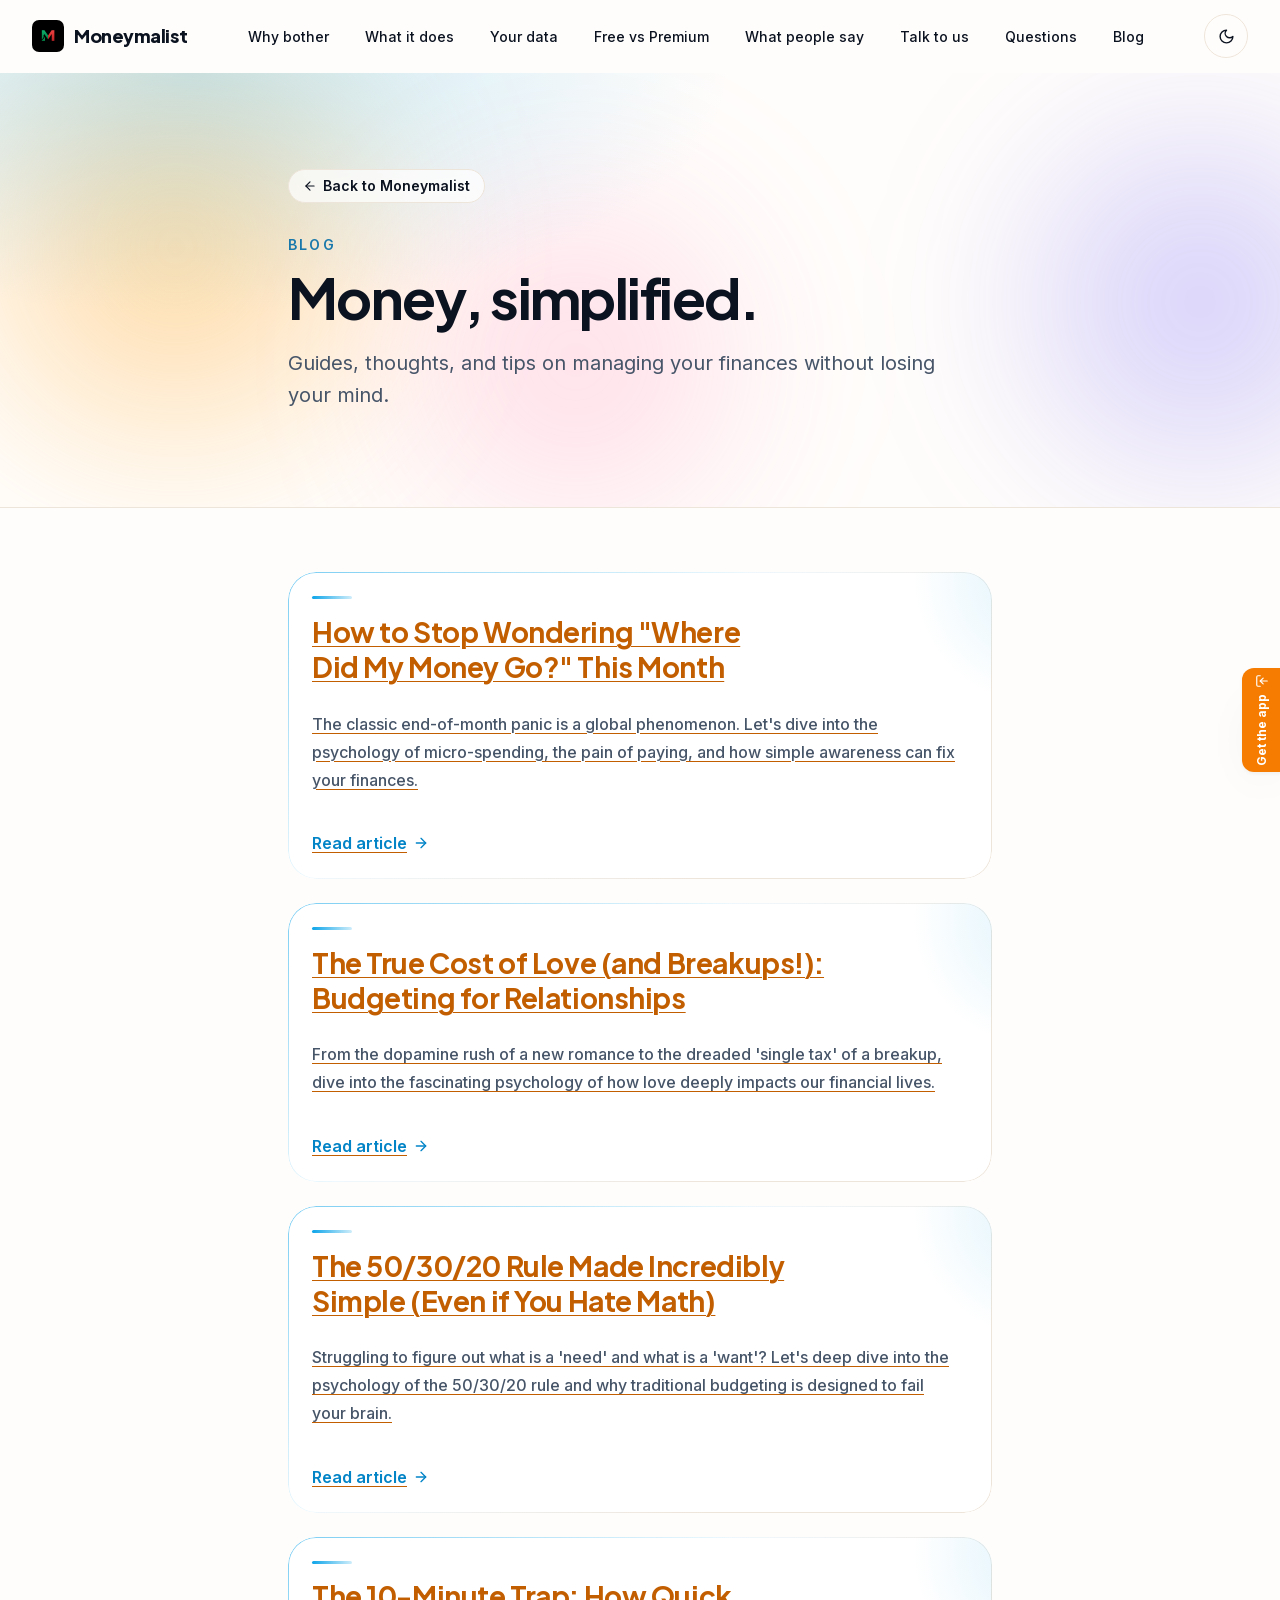
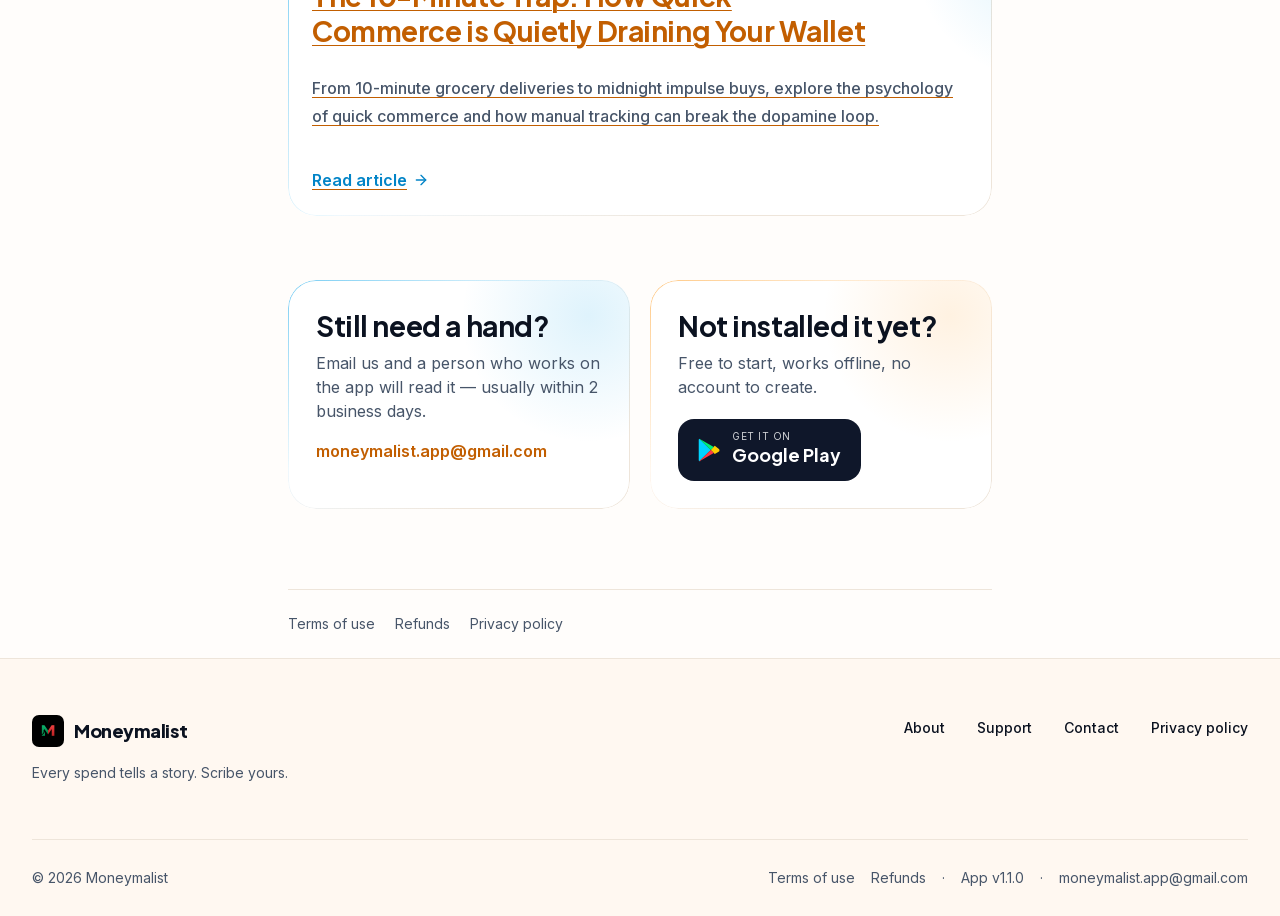
<file: blog/index.html>
<!DOCTYPE html><!--6IbU1buB83Dl4refRvxgi--><html lang="en" class="__variable_154f82 __variable_d0be19 __variable_fb1882"><head><meta charSet="utf-8"/><meta name="viewport" content="width=device-width, initial-scale=1"/><link rel="preload" href="/_next/static/media/3bd9a93c89179028-s.p.woff2" as="font" crossorigin="" type="font/woff2"/><link rel="preload" href="/_next/static/media/636a5ac981f94f8b-s.p.woff2" as="font" crossorigin="" type="font/woff2"/><link rel="preload" href="/_next/static/media/e4af272ccee01ff0-s.p.woff2" as="font" crossorigin="" type="font/woff2"/><link rel="preload" as="image" href="/logo.png"/><link rel="stylesheet" href="/_next/static/css/ce202d3552a6ae30.css" data-precedence="next"/><link rel="preload" as="script" fetchPriority="low" href="/_next/static/chunks/webpack-b23d268d7e7df333.js"/><script src="/_next/static/chunks/ebf0c473-91500a9b869337da.js" async=""></script><script src="/_next/static/chunks/611-5871def533a9bb43.js" async=""></script><script src="/_next/static/chunks/main-app-6f9e6adb62b50940.js" async=""></script><script src="/_next/static/chunks/579-27b3374cb3187cd2.js" async=""></script><script src="/_next/static/chunks/692-af3617498ebc904b.js" async=""></script><script src="/_next/static/chunks/app/layout-8b8d4dfad449c1dc.js" async=""></script><script src="/_next/static/chunks/app/blog/page-7a771e8e67eba033.js" async=""></script><link rel="canonical" href="https://moneymalist.com/"/><meta name="next-size-adjust" content=""/><meta name="theme-color" media="(prefers-color-scheme: light)" content="#fffdfb"/><meta name="theme-color" media="(prefers-color-scheme: dark)" content="#0f172a"/><meta name="color-scheme" content="light dark"/><title>Blog | Moneymalist</title><meta name="description" content="Guides, thoughts, and tips on managing your money without losing your mind."/><meta name="application-name" content="Moneymalist"/><link rel="author" href="https://moneymalist.com"/><meta name="author" content="Moneymalist"/><meta name="keywords" content="expense tracker,offline expense tracker,budget planner app,money manager,personal finance app,daily expense tracker,budget app,savings tracker,private finance app,expense tracker without account"/><meta name="creator" content="Moneymalist"/><meta name="publisher" content="Moneymalist"/><meta name="robots" content="index, follow"/><meta name="googlebot" content="index, follow, max-image-preview:large, max-snippet:-1"/><meta name="category" content="finance"/><meta name="google-play-app" content="app-id=com.moneymalist"/><link rel="canonical" href="https://moneymalist.com/blog/"/><meta property="og:title" content="Moneymalist — Every spend tells a story. Scribe yours."/><meta property="og:description" content="Moneymalist is a private, offline-first expense tracker and budget planner for Android. No account, no ads, no trackers — your money data never leaves your phone."/><meta property="og:url" content="https://moneymalist.com/"/><meta property="og:site_name" content="Moneymalist"/><meta property="og:locale" content="en_IN"/><meta property="og:type" content="website"/><meta name="twitter:card" content="summary_large_image"/><meta name="twitter:title" content="Moneymalist — Every spend tells a story. Scribe yours."/><meta name="twitter:description" content="Moneymalist is a private, offline-first expense tracker and budget planner for Android. No account, no ads, no trackers — your money data never leaves your phone."/><link rel="icon" href="/icon.png?9c3c5aa9420adf1f" type="image/png" sizes="512x512"/><link rel="apple-touch-icon" href="/apple-icon.png?6b50628db2db3e1d" type="image/png" sizes="180x180"/><script>(function(){try{var d=document.documentElement;d.classList.add('js');var t=localStorage.getItem('mm-theme');if(t!=='dark'&&t!=='light'){t=window.matchMedia('(prefers-color-scheme: dark)').matches?'dark':'light';}d.setAttribute('data-theme',t);}catch(e){}})();</script><script src="/_next/static/chunks/polyfills-42372ed130431b0a.js" noModule=""></script></head><body><div hidden=""><!--$--><!--/$--></div><a href="#main" class="sr-only focus:not-sr-only focus:fixed focus:left-4 focus:top-4 focus:z-[100] focus:rounded-full focus:bg-ember-700 focus:px-5 focus:py-3 focus:text-sm focus:font-semibold focus:text-white">Skip to content</a><header class="sticky top-0 z-50 transition-all duration-300 border-b border-transparent translate-y-0"><div class="mx-auto w-full px-5 sm:px-8 max-w-7xl"><div class="flex h-16 md:h-18 items-center justify-between gap-4 py-2 md:py-3"><a class="rounded-lg" aria-label="Moneymalist home" href="/"><span class="flex items-center gap-2.5"><img alt="" width="32" height="32" decoding="async" data-nimg="1" class="shrink-0 rounded-[22%] hidden sm:block" style="color:transparent" src="/logo.png"/><span class="font-[family-name:var(--font-display)] text-lg font-extrabold tracking-tight">Moneymalist</span></span></a><nav aria-label="Sections of this page" class="hidden lg:block"><ul class="flex items-center gap-1"><li><a class="rounded-full px-4 py-2 text-sm font-medium transition-colors hover:bg-ember-50 hover:text-ember-800 dark:hover:bg-night-elevated dark:hover:text-ember-300" href="/#why">Why bother</a></li><li><a class="rounded-full px-4 py-2 text-sm font-medium transition-colors hover:bg-ember-50 hover:text-ember-800 dark:hover:bg-night-elevated dark:hover:text-ember-300" href="/#features">What it does</a></li><li><a class="rounded-full px-4 py-2 text-sm font-medium transition-colors hover:bg-ember-50 hover:text-ember-800 dark:hover:bg-night-elevated dark:hover:text-ember-300" href="/#privacy">Your data</a></li><li><a class="rounded-full px-4 py-2 text-sm font-medium transition-colors hover:bg-ember-50 hover:text-ember-800 dark:hover:bg-night-elevated dark:hover:text-ember-300" href="/#premium">Free vs Premium</a></li><li><a class="rounded-full px-4 py-2 text-sm font-medium transition-colors hover:bg-ember-50 hover:text-ember-800 dark:hover:bg-night-elevated dark:hover:text-ember-300" href="/#reviews">What people say</a></li><li><a class="rounded-full px-4 py-2 text-sm font-medium transition-colors hover:bg-ember-50 hover:text-ember-800 dark:hover:bg-night-elevated dark:hover:text-ember-300" href="/#feedback">Talk to us</a></li><li><a class="rounded-full px-4 py-2 text-sm font-medium transition-colors hover:bg-ember-50 hover:text-ember-800 dark:hover:bg-night-elevated dark:hover:text-ember-300" href="/#faq">Questions</a></li><li><a class="rounded-full px-4 py-2 text-sm font-medium transition-colors hover:bg-ember-50 hover:text-ember-800 dark:hover:bg-night-elevated dark:hover:text-ember-300" href="/blog/">Blog</a></li></ul></nav><div class="flex items-center gap-2"><button type="button" aria-label="Switch to dark theme" class="grid h-10 w-10 md:h-11 md:w-11 place-items-center rounded-full border border-[var(--hairline)] transition-colors hover:bg-ember-50 dark:hover:bg-night-elevated"><svg xmlns="http://www.w3.org/2000/svg" width="17" height="17" viewBox="0 0 24 24" fill="none" stroke="currentColor" stroke-width="2" stroke-linecap="round" stroke-linejoin="round" class="lucide lucide-moon" aria-hidden="true"><path d="M12 3a6 6 0 0 0 9 9 9 9 0 1 1-9-9Z"></path></svg></button><button type="button" aria-expanded="false" aria-controls="mobile-nav" aria-label="Open menu" class="grid h-10 w-10 md:h-11 md:w-11 place-items-center rounded-full border border-[var(--hairline)] lg:hidden"><svg xmlns="http://www.w3.org/2000/svg" width="18" height="18" viewBox="0 0 24 24" fill="none" stroke="currentColor" stroke-width="2" stroke-linecap="round" stroke-linejoin="round" class="lucide lucide-menu" aria-hidden="true"><line x1="4" x2="20" y1="12" y2="12"></line><line x1="4" x2="20" y1="6" y2="6"></line><line x1="4" x2="20" y1="18" y2="18"></line></svg></button></div></div></div></header><div class="fixed right-0 bottom-32 z-40 translate-x-[2px]"><a class="flex items-center gap-1.5 rounded-l-xl bg-ember-600 py-3 px-1.5 text-xs font-bold text-white shadow-lift transition-transform hover:-translate-x-1 hover:bg-ember-500" style="writing-mode:vertical-rl;text-orientation:mixed" target="_blank" rel="noopener noreferrer" href="https://play.google.com/store/apps/details?id=com.moneymalist&amp;referrer=utm_source%3Dmoneymalist.com%26utm_medium%3Dwebsite%26utm_campaign%3Dfloating_cta"><span class="rotate-180 flex items-center gap-1.5"><span>Get the app</span><svg xmlns="http://www.w3.org/2000/svg" width="14" height="14" viewBox="0 0 24 24" fill="none" stroke="currentColor" stroke-width="2" stroke-linecap="round" stroke-linejoin="round" class="lucide lucide-download -rotate-90"><path d="M21 15v4a2 2 0 0 1-2 2H5a2 2 0 0 1-2-2v-4"></path><polyline points="7 10 12 15 17 10"></polyline><line x1="12" x2="12" y1="15" y2="3"></line></svg></span></a></div><button aria-label="Scroll to top" class="fixed bottom-6 right-6 z-40 flex h-12 w-12 items-center justify-center rounded-full bg-[var(--card)] text-[var(--fg)] shadow-lift border border-[var(--hairline)] transition-all duration-300 hover:-translate-y-1 hover:bg-[var(--bg-soft)] focus:outline-none focus:ring-2 focus:ring-ember-500 translate-y-10 opacity-0 pointer-events-none"><svg xmlns="http://www.w3.org/2000/svg" width="22" height="22" viewBox="0 0 24 24" fill="none" stroke="currentColor" stroke-width="2.5" stroke-linecap="round" stroke-linejoin="round" class="lucide lucide-arrow-up"><path d="m5 12 7-7 7 7"></path><path d="M12 19V5"></path></svg></button><main id="main"><div style="--accent:var(--color-sky-500)"><header class="relative overflow-hidden border-b border-[var(--hairline)] py-16 sm:py-24"><div aria-hidden="true" class="pointer-events-none absolute inset-0 -z-10 overflow-hidden"><span class="absolute -left-[10%] -top-[30%] h-[38rem] w-[38rem] rounded-full bg-[radial-gradient(circle,rgba(255,183,77,0.55),transparent_65%)] blur-3xl [animation:mm-drift_28s_ease-in-out_infinite]"></span><span class="absolute -right-[15%] top-[-10%] h-[34rem] w-[34rem] rounded-full bg-[radial-gradient(circle,rgba(109,94,248,0.32),transparent_65%)] blur-3xl [animation:mm-drift_34s_ease-in-out_infinite_reverse]"></span><span class="absolute bottom-[-25%] left-[25%] h-[32rem] w-[32rem] rounded-full bg-[radial-gradient(circle,rgba(255,123,172,0.28),transparent_65%)] blur-3xl [animation:mm-drift_40s_ease-in-out_infinite]"></span></div><span aria-hidden="true" class="pointer-events-none absolute inset-0 -z-10 bg-[radial-gradient(60%_80%_at_15%_0%,color-mix(in_oklab,var(--accent)_22%,transparent),transparent_70%)]"></span><div class="mx-auto w-full px-5 sm:px-8 max-w-3xl"><a class="inline-flex items-center gap-1.5 rounded-full border border-[var(--hairline)] bg-[var(--card)]/70 px-3.5 py-1.5 text-sm font-semibold backdrop-blur transition-colors hover:border-[color-mix(in_oklab,var(--accent)_45%,transparent)]" href="/"><svg xmlns="http://www.w3.org/2000/svg" width="14" height="14" viewBox="0 0 24 24" fill="none" stroke="currentColor" stroke-width="2" stroke-linecap="round" stroke-linejoin="round" class="lucide lucide-arrow-left" aria-hidden="true"><path d="m12 19-7-7 7-7"></path><path d="M19 12H5"></path></svg>Back to Moneymalist</a><p class="mt-8 text-sm font-semibold uppercase tracking-[0.16em]" style="color:color-mix(in oklab, var(--accent) 72%, var(--fg))">Blog</p><h1 class="text-h1 mt-3">Money, simplified.</h1><p class="mt-5 text-lead text-[var(--fg-muted)]">Guides, thoughts, and tips on managing your finances without losing your mind.</p></div></header><div class="mx-auto w-full px-5 sm:px-8 max-w-3xl"><div class="prose-page py-16"><div class="not-prose flex flex-col gap-6"><a class="group block focus:outline-none" href="/blog/how-to-stop-wondering-where-did-my-money-go/"><div class="card-modern card-sheen p-6 transition-colors group-hover:bg-[var(--bg-soft)]" style="--accent:var(--color-sky-500)"><span class="sheen" aria-hidden="true"></span><div class="relative z-10 flex h-full flex-col"><h2 class="text-h3 font-bold group-hover:text-ember-700 dark:group-hover:text-ember-300 transition-colors">How to Stop Wondering &quot;Where Did My Money Go?&quot; This Month</h2><p class="mt-3 text-[var(--fg-muted)] leading-relaxed">The classic end-of-month panic is a global phenomenon. Let&#x27;s dive into the psychology of micro-spending, the pain of paying, and how simple awareness can fix your finances.</p><div class="mt-5 flex items-center gap-1.5 font-semibold text-sky-600 dark:text-sky-400">Read article <svg xmlns="http://www.w3.org/2000/svg" width="16" height="16" viewBox="0 0 24 24" fill="none" stroke="currentColor" stroke-width="2" stroke-linecap="round" stroke-linejoin="round" class="lucide lucide-arrow-right" aria-hidden="true"><path d="M5 12h14"></path><path d="m12 5 7 7-7 7"></path></svg></div></div></div></a><a class="group block focus:outline-none" href="/blog/the-true-cost-of-love-and-breakups-budgeting-for-relationships/"><div class="card-modern card-sheen p-6 transition-colors group-hover:bg-[var(--bg-soft)]" style="--accent:var(--color-sky-500)"><span class="sheen" aria-hidden="true"></span><div class="relative z-10 flex h-full flex-col"><h2 class="text-h3 font-bold group-hover:text-ember-700 dark:group-hover:text-ember-300 transition-colors">The True Cost of Love (and Breakups!): Budgeting for Relationships</h2><p class="mt-3 text-[var(--fg-muted)] leading-relaxed">From the dopamine rush of a new romance to the dreaded &#x27;single tax&#x27; of a breakup, dive into the fascinating psychology of how love deeply impacts our financial lives.</p><div class="mt-5 flex items-center gap-1.5 font-semibold text-sky-600 dark:text-sky-400">Read article <svg xmlns="http://www.w3.org/2000/svg" width="16" height="16" viewBox="0 0 24 24" fill="none" stroke="currentColor" stroke-width="2" stroke-linecap="round" stroke-linejoin="round" class="lucide lucide-arrow-right" aria-hidden="true"><path d="M5 12h14"></path><path d="m12 5 7 7-7 7"></path></svg></div></div></div></a><a class="group block focus:outline-none" href="/blog/the-50-30-20-rule-made-incredibly-simple/"><div class="card-modern card-sheen p-6 transition-colors group-hover:bg-[var(--bg-soft)]" style="--accent:var(--color-sky-500)"><span class="sheen" aria-hidden="true"></span><div class="relative z-10 flex h-full flex-col"><h2 class="text-h3 font-bold group-hover:text-ember-700 dark:group-hover:text-ember-300 transition-colors">The 50/30/20 Rule Made Incredibly Simple (Even if You Hate Math)</h2><p class="mt-3 text-[var(--fg-muted)] leading-relaxed">Struggling to figure out what is a &#x27;need&#x27; and what is a &#x27;want&#x27;? Let&#x27;s deep dive into the psychology of the 50/30/20 rule and why traditional budgeting is designed to fail your brain.</p><div class="mt-5 flex items-center gap-1.5 font-semibold text-sky-600 dark:text-sky-400">Read article <svg xmlns="http://www.w3.org/2000/svg" width="16" height="16" viewBox="0 0 24 24" fill="none" stroke="currentColor" stroke-width="2" stroke-linecap="round" stroke-linejoin="round" class="lucide lucide-arrow-right" aria-hidden="true"><path d="M5 12h14"></path><path d="m12 5 7 7-7 7"></path></svg></div></div></div></a><a class="group block focus:outline-none" href="/blog/the-psychological-traps-of-quick-commerce-and-10-minute-delivery/"><div class="card-modern card-sheen p-6 transition-colors group-hover:bg-[var(--bg-soft)]" style="--accent:var(--color-sky-500)"><span class="sheen" aria-hidden="true"></span><div class="relative z-10 flex h-full flex-col"><h2 class="text-h3 font-bold group-hover:text-ember-700 dark:group-hover:text-ember-300 transition-colors">The 10-Minute Trap: How Quick Commerce is Quietly Draining Your Wallet</h2><p class="mt-3 text-[var(--fg-muted)] leading-relaxed">From 10-minute grocery deliveries to midnight impulse buys, explore the psychology of quick commerce and how manual tracking can break the dopamine loop.</p><div class="mt-5 flex items-center gap-1.5 font-semibold text-sky-600 dark:text-sky-400">Read article <svg xmlns="http://www.w3.org/2000/svg" width="16" height="16" viewBox="0 0 24 24" fill="none" stroke="currentColor" stroke-width="2" stroke-linecap="round" stroke-linejoin="round" class="lucide lucide-arrow-right" aria-hidden="true"><path d="M5 12h14"></path><path d="m12 5 7 7-7 7"></path></svg></div></div></div></a></div></div></div><div class="mx-auto w-full px-5 sm:px-8 max-w-3xl"><div class="grid gap-5 pb-20 md:grid-cols-2"><div class="reveal"><div class="card-modern card-sheen h-full p-7" style="--accent:var(--color-sky-500)"><span class="sheen" aria-hidden="true"></span><div class="relative z-10 flex h-full flex-col"><h2 class="text-h3">Still need a hand?</h2><p class="mt-2 text-[var(--fg-muted)]">Email us and a person who works on the app will read it — usually<!-- --> <!-- -->within 2 business days<!-- -->.</p><a href="mailto:moneymalist.app@gmail.com" class="mt-4 w-fit font-semibold text-ember-700 hover:underline dark:text-ember-300">moneymalist.app@gmail.com</a></div></div></div><div class="reveal" style="transition-delay:100ms"><div class="card-modern card-sheen h-full p-7" style="--accent:var(--color-ember-500)"><span class="sheen" aria-hidden="true"></span><div class="relative z-10 flex h-full flex-col"><h2 class="text-h3">Not installed it yet?</h2><p class="mt-2 text-[var(--fg-muted)]">Free to start, works offline, no account to create.</p><div class="mt-auto pt-5"><a href="https://play.google.com/store/apps/details?id=com.moneymalist&amp;referrer=utm_source%3Dmoneymalist.com%26utm_medium%3Dwebsite%26utm_campaign%3Dsupporting-page" target="_blank" rel="noopener noreferrer" aria-label="Get Moneymalist on Google Play (opens the Play Store in a new tab)" class="inline-flex w-fit items-center gap-3 rounded-2xl bg-night px-5 py-3 text-white transition-transform duration-200 hover:-translate-y-0.5 motion-reduce:hover:translate-y-0 dark:bg-white dark:text-night "><svg viewBox="0 0 24 26" width="22" height="24" aria-hidden="true" class="shrink-0"><path d="M1.4 0.6A1.9 1.9 0 0 0 .8 2v22a1.9 1.9 0 0 0 .6 1.4L13.9 13Z" fill="#00D4FF"></path><path d="m18.3 8.4-3.3 3.3-1.1 1.3 4.4 4.4 4.2-2.4c1.3-.7 1.3-2.8 0-3.5Z" fill="#FFCE00"></path><path d="m1.4 25.4 12.5-12.4 3.3 3.3-14.2 8.1a1.8 1.8 0 0 1-1.6 1Z" fill="#FF3A44"></path><path d="M1.4.6 17.2 9.6l-3.3 3.4Z" fill="#00F076"></path></svg><span class="flex flex-col leading-none"><span class="text-[0.625rem] uppercase tracking-wider opacity-80">Get it on</span><span class="font-[family-name:var(--font-display)] text-lg font-bold">Google Play</span></span></a></div></div></div></div></div><nav aria-label="Legal" class="flex flex-wrap gap-x-5 gap-y-2 border-t border-[var(--hairline)] py-6 text-sm text-[var(--fg-muted)]"><a class="hover:text-ember-700" href="/terms/">Terms of use</a><a class="hover:text-ember-700" href="/refunds/">Refunds</a><a class="hover:text-ember-700" href="/privacy-policy/">Privacy policy</a></nav></div></div><!--$--><!--/$--></main><footer class="border-t border-[var(--hairline)] bg-[var(--bg-soft)]"><div class="mx-auto w-full px-5 sm:px-8 max-w-7xl"><div class="flex flex-col gap-6 md:gap-10 py-8 md:py-14 md:flex-row md:items-start md:justify-between"><div class="flex max-w-sm flex-col gap-4"><a class="w-fit rounded-lg" href="/"><span class="flex items-center gap-2.5"><img alt="" loading="lazy" width="32" height="32" decoding="async" data-nimg="1" class="shrink-0 rounded-[22%]" style="color:transparent" src="/logo.png"/><span class="font-[family-name:var(--font-display)] text-lg font-extrabold tracking-tight">Moneymalist</span></span></a><p class="text-sm text-[var(--fg-muted)]">Every spend tells a story. Scribe yours.</p></div><nav aria-label="Footer"><ul class="flex flex-wrap gap-x-4 gap-y-3 md:gap-x-8"><li><a class="text-xs font-medium transition-colors hover:text-ember-700 md:text-sm" href="/about/">About</a></li><li><a class="text-xs font-medium transition-colors hover:text-ember-700 md:text-sm" href="/support/">Support</a></li><li><a class="text-xs font-medium transition-colors hover:text-ember-700 md:text-sm" href="/contact/">Contact</a></li><li><a class="text-xs font-medium transition-colors hover:text-ember-700 md:text-sm" href="/privacy-policy/">Privacy policy</a></li></ul></nav></div><div class="flex flex-col gap-3 border-t border-[var(--hairline)] py-7 text-xs text-[var(--fg-muted)] sm:flex-row sm:items-center sm:justify-between md:text-sm"><p>© <!-- -->2026<!-- --> <!-- -->Moneymalist</p><p class="flex flex-wrap items-center gap-x-4 gap-y-1"><a class="hover:text-ember-700" href="/terms/">Terms of use</a><a class="hover:text-ember-700" href="/refunds/">Refunds</a><span aria-hidden="true">·</span><span>App v<!-- -->1.1.0</span><span aria-hidden="true">·</span><a href="mailto:moneymalist.app@gmail.com" class="hover:text-ember-700">moneymalist.app@gmail.com</a></p></div></div></footer><script src="/_next/static/chunks/webpack-b23d268d7e7df333.js" id="_R_" async=""></script><script>(self.__next_f=self.__next_f||[]).push([0])</script><script>self.__next_f.push([1,"1:\"$Sreact.fragment\"\n2:I[8822,[\"579\",\"static/chunks/579-27b3374cb3187cd2.js\",\"692\",\"static/chunks/692-af3617498ebc904b.js\",\"177\",\"static/chunks/app/layout-8b8d4dfad449c1dc.js\"],\"Header\"]\n3:I[7579,[\"579\",\"static/chunks/579-27b3374cb3187cd2.js\",\"831\",\"static/chunks/app/blog/page-7a771e8e67eba033.js\"],\"\"]\n4:I[4923,[\"579\",\"static/chunks/579-27b3374cb3187cd2.js\",\"692\",\"static/chunks/692-af3617498ebc904b.js\",\"177\",\"static/chunks/app/layout-8b8d4dfad449c1dc.js\"],\"ScrollToTop\"]\n5:I[4598,[],\"\"]\n6:I[5292,[],\"\"]\n7:I[8028,[\"579\",\"static/chunks/579-27b3374cb3187cd2.js\",\"692\",\"static/chunks/692-af3617498ebc904b.js\",\"177\",\"static/chunks/app/layout-8b8d4dfad449c1dc.js\"],\"Image\"]\nf:I[5998,[],\"\"]\n:HL[\"/_next/static/media/3bd9a93c89179028-s.p.woff2\",\"font\",{\"crossOrigin\":\"\",\"type\":\"font/woff2\"}]\n:HL[\"/_next/static/media/636a5ac981f94f8b-s.p.woff2\",\"font\",{\"crossOrigin\":\"\",\"type\":\"font/woff2\"}]\n:HL[\"/_next/static/media/e4af272ccee01ff0-s.p.woff2\",\"font\",{\"crossOrigin\":\"\",\"type\":\"font/woff2\"}]\n:HL[\"/_next/static/css/ce202d3552a6ae30.css\",\"style\"]\n"])</script><script>self.__next_f.push([1,"0:{\"P\":null,\"b\":\"6IbU1buB83Dl4refRvxgi\",\"p\":\"\",\"c\":[\"\",\"blog\",\"\"],\"i\":false,\"f\":[[[\"\",{\"children\":[\"blog\",{\"children\":[\"__PAGE__\",{}]}]},\"$undefined\",\"$undefined\",true],[\"\",[\"$\",\"$1\",\"c\",{\"children\":[[[\"$\",\"link\",\"0\",{\"rel\":\"stylesheet\",\"href\":\"/_next/static/css/ce202d3552a6ae30.css\",\"precedence\":\"next\",\"crossOrigin\":\"$undefined\",\"nonce\":\"$undefined\"}]],[\"$\",\"html\",null,{\"lang\":\"en\",\"className\":\"__variable_154f82 __variable_d0be19 __variable_fb1882\",\"suppressHydrationWarning\":true,\"children\":[[\"$\",\"head\",null,{\"children\":[[\"$\",\"script\",null,{\"dangerouslySetInnerHTML\":{\"__html\":\"(function(){try{var d=document.documentElement;d.classList.add('js');var t=localStorage.getItem('mm-theme');if(t!=='dark'\u0026\u0026t!=='light'){t=window.matchMedia('(prefers-color-scheme: dark)').matches?'dark':'light';}d.setAttribute('data-theme',t);}catch(e){}})();\"}}],[\"$\",\"link\",null,{\"rel\":\"canonical\",\"href\":\"https://moneymalist.com/\"}]]}],[\"$\",\"body\",null,{\"children\":[[\"$\",\"a\",null,{\"href\":\"#main\",\"className\":\"sr-only focus:not-sr-only focus:fixed focus:left-4 focus:top-4 focus:z-[100] focus:rounded-full focus:bg-ember-700 focus:px-5 focus:py-3 focus:text-sm focus:font-semibold focus:text-white\",\"children\":\"Skip to content\"}],null,[\"$\",\"$L2\",null,{}],[\"$\",\"div\",null,{\"className\":\"fixed right-0 bottom-32 z-40 translate-x-[2px]\",\"children\":[\"$\",\"$L3\",null,{\"href\":\"https://play.google.com/store/apps/details?id=com.moneymalist\u0026referrer=utm_source%3Dmoneymalist.com%26utm_medium%3Dwebsite%26utm_campaign%3Dfloating_cta\",\"className\":\"flex items-center gap-1.5 rounded-l-xl bg-ember-600 py-3 px-1.5 text-xs font-bold text-white shadow-lift transition-transform hover:-translate-x-1 hover:bg-ember-500\",\"style\":{\"writingMode\":\"vertical-rl\",\"textOrientation\":\"mixed\"},\"target\":\"_blank\",\"rel\":\"noopener noreferrer\",\"children\":[\"$\",\"span\",null,{\"className\":\"rotate-180 flex items-center gap-1.5\",\"children\":[[\"$\",\"span\",null,{\"children\":\"Get the app\"}],[\"$\",\"svg\",null,{\"ref\":\"$undefined\",\"xmlns\":\"http://www.w3.org/2000/svg\",\"width\":14,\"height\":14,\"viewBox\":\"0 0 24 24\",\"fill\":\"none\",\"stroke\":\"currentColor\",\"strokeWidth\":2,\"strokeLinecap\":\"round\",\"strokeLinejoin\":\"round\",\"className\":\"lucide lucide-download -rotate-90\",\"children\":[[\"$\",\"path\",\"ih7n3h\",{\"d\":\"M21 15v4a2 2 0 0 1-2 2H5a2 2 0 0 1-2-2v-4\"}],[\"$\",\"polyline\",\"2ggqvy\",{\"points\":\"7 10 12 15 17 10\"}],[\"$\",\"line\",\"1vk2je\",{\"x1\":\"12\",\"x2\":\"12\",\"y1\":\"15\",\"y2\":\"3\"}],\"$undefined\"]}]]}]}]}],[\"$\",\"$L4\",null,{}],[\"$\",\"main\",null,{\"id\":\"main\",\"children\":[\"$\",\"$L5\",null,{\"parallelRouterKey\":\"children\",\"error\":\"$undefined\",\"errorStyles\":\"$undefined\",\"errorScripts\":\"$undefined\",\"template\":[\"$\",\"$L6\",null,{}],\"templateStyles\":\"$undefined\",\"templateScripts\":\"$undefined\",\"notFound\":[[[\"$\",\"title\",null,{\"children\":\"404: This page could not be found.\"}],[\"$\",\"div\",null,{\"style\":{\"fontFamily\":\"system-ui,\\\"Segoe UI\\\",Roboto,Helvetica,Arial,sans-serif,\\\"Apple Color Emoji\\\",\\\"Segoe UI Emoji\\\"\",\"height\":\"100vh\",\"textAlign\":\"center\",\"display\":\"flex\",\"flexDirection\":\"column\",\"alignItems\":\"center\",\"justifyContent\":\"center\"},\"children\":[\"$\",\"div\",null,{\"children\":[[\"$\",\"style\",null,{\"dangerouslySetInnerHTML\":{\"__html\":\"body{color:#000;background:#fff;margin:0}.next-error-h1{border-right:1px solid rgba(0,0,0,.3)}@media (prefers-color-scheme:dark){body{color:#fff;background:#000}.next-error-h1{border-right:1px solid rgba(255,255,255,.3)}}\"}}],[\"$\",\"h1\",null,{\"className\":\"next-error-h1\",\"style\":{\"display\":\"inline-block\",\"margin\":\"0 20px 0 0\",\"padding\":\"0 23px 0 0\",\"fontSize\":24,\"fontWeight\":500,\"verticalAlign\":\"top\",\"lineHeight\":\"49px\"},\"children\":404}],[\"$\",\"div\",null,{\"style\":{\"display\":\"inline-block\"},\"children\":[\"$\",\"h2\",null,{\"style\":{\"fontSize\":14,\"fontWeight\":400,\"lineHeight\":\"49px\",\"margin\":0},\"children\":\"This page could not be found.\"}]}]]}]}]],[]],\"forbidden\":\"$undefined\",\"unauthorized\":\"$undefined\"}]}],[\"$\",\"footer\",null,{\"className\":\"border-t border-[var(--hairline)] bg-[var(--bg-soft)]\",\"children\":[\"$\",\"div\",null,{\"className\":\"mx-auto w-full px-5 sm:px-8 max-w-7xl\",\"children\":[[\"$\",\"div\",null,{\"className\":\"flex flex-col gap-6 md:gap-10 py-8 md:py-14 md:flex-row md:items-start md:justify-between\",\"children\":[[\"$\",\"div\",null,{\"className\":\"flex max-w-sm flex-col gap-4\",\"children\":[[\"$\",\"$L3\",null,{\"href\":\"/\",\"className\":\"w-fit rounded-lg\",\"children\":[\"$\",\"span\",null,{\"className\":\"flex items-center gap-2.5\",\"children\":[[\"$\",\"$L7\",null,{\"src\":\"/logo.png\",\"alt\":\"\",\"width\":32,\"height\":32,\"priority\":false,\"className\":\"shrink-0 rounded-[22%]\"}],\"$L8\"]}]}],\"$L9\"]}],\"$La\"]}],\"$Lb\"]}]}]]}]]}]]}],{\"children\":[\"blog\",\"$Lc\",{\"children\":[\"__PAGE__\",\"$Ld\",{},null,false]},null,false]},null,false],\"$Le\",false]],\"m\":\"$undefined\",\"G\":[\"$f\",[]],\"s\":false,\"S\":true}\n"])</script><script>self.__next_f.push([1,"17:I[1215,[],\"ViewportBoundary\"]\n19:I[1215,[],\"MetadataBoundary\"]\n1a:\"$Sreact.suspense\"\n8:[\"$\",\"span\",null,{\"className\":\"font-[family-name:var(--font-display)] text-lg font-extrabold tracking-tight\",\"children\":\"Moneymalist\"}]\n9:[\"$\",\"p\",null,{\"className\":\"text-sm text-[var(--fg-muted)]\",\"children\":\"Every spend tells a story. Scribe yours.\"}]\n"])</script><script>self.__next_f.push([1,"a:[\"$\",\"nav\",null,{\"aria-label\":\"Footer\",\"children\":[\"$\",\"ul\",null,{\"className\":\"flex flex-wrap gap-x-4 gap-y-3 md:gap-x-8\",\"children\":[[\"$\",\"li\",\"/about/\",{\"children\":[\"$\",\"$L3\",null,{\"href\":\"/about/\",\"className\":\"text-xs font-medium transition-colors hover:text-ember-700 md:text-sm\",\"children\":\"About\"}]}],[\"$\",\"li\",\"/support/\",{\"children\":[\"$\",\"$L3\",null,{\"href\":\"/support/\",\"className\":\"text-xs font-medium transition-colors hover:text-ember-700 md:text-sm\",\"children\":\"Support\"}]}],[\"$\",\"li\",\"/contact/\",{\"children\":[\"$\",\"$L3\",null,{\"href\":\"/contact/\",\"className\":\"text-xs font-medium transition-colors hover:text-ember-700 md:text-sm\",\"children\":\"Contact\"}]}],[\"$\",\"li\",\"/privacy-policy/\",{\"children\":[\"$\",\"$L3\",null,{\"href\":\"/privacy-policy/\",\"className\":\"text-xs font-medium transition-colors hover:text-ember-700 md:text-sm\",\"children\":\"Privacy policy\"}]}]]}]}]\n"])</script><script>self.__next_f.push([1,"b:[\"$\",\"div\",null,{\"className\":\"flex flex-col gap-3 border-t border-[var(--hairline)] py-7 text-xs text-[var(--fg-muted)] sm:flex-row sm:items-center sm:justify-between md:text-sm\",\"children\":[[\"$\",\"p\",null,{\"children\":[\"© \",2026,\" \",\"Moneymalist\"]}],[\"$\",\"p\",null,{\"className\":\"flex flex-wrap items-center gap-x-4 gap-y-1\",\"children\":[[[\"$\",\"$L3\",\"/terms/\",{\"href\":\"/terms/\",\"className\":\"hover:text-ember-700\",\"children\":\"Terms of use\"}],[\"$\",\"$L3\",\"/refunds/\",{\"href\":\"/refunds/\",\"className\":\"hover:text-ember-700\",\"children\":\"Refunds\"}]],[\"$\",\"span\",null,{\"aria-hidden\":\"true\",\"children\":\"·\"}],[\"$\",\"span\",null,{\"children\":[\"App v\",\"1.1.0\"]}],[\"$\",\"span\",null,{\"aria-hidden\":\"true\",\"children\":\"·\"}],[\"$\",\"a\",null,{\"href\":\"mailto:moneymalist.app@gmail.com\",\"className\":\"hover:text-ember-700\",\"children\":\"moneymalist.app@gmail.com\"}]]}]]}]\n"])</script><script>self.__next_f.push([1,"c:[\"$\",\"$1\",\"c\",{\"children\":[null,[\"$\",\"$L5\",null,{\"parallelRouterKey\":\"children\",\"error\":\"$undefined\",\"errorStyles\":\"$undefined\",\"errorScripts\":\"$undefined\",\"template\":[\"$\",\"$L6\",null,{}],\"templateStyles\":\"$undefined\",\"templateScripts\":\"$undefined\",\"notFound\":\"$undefined\",\"forbidden\":\"$undefined\",\"unauthorized\":\"$undefined\"}]]}]\n"])</script><script>self.__next_f.push([1,"d:[\"$\",\"$1\",\"c\",{\"children\":[[\"$\",\"div\",null,{\"style\":{\"--accent\":\"var(--color-sky-500)\"},\"children\":[[\"$\",\"header\",null,{\"className\":\"relative overflow-hidden border-b border-[var(--hairline)] py-16 sm:py-24\",\"children\":[[\"$\",\"div\",null,{\"aria-hidden\":\"true\",\"className\":\"pointer-events-none absolute inset-0 -z-10 overflow-hidden\",\"children\":[[\"$\",\"span\",null,{\"className\":\"absolute -left-[10%] -top-[30%] h-[38rem] w-[38rem] rounded-full bg-[radial-gradient(circle,rgba(255,183,77,0.55),transparent_65%)] blur-3xl [animation:mm-drift_28s_ease-in-out_infinite]\"}],[\"$\",\"span\",null,{\"className\":\"absolute -right-[15%] top-[-10%] h-[34rem] w-[34rem] rounded-full bg-[radial-gradient(circle,rgba(109,94,248,0.32),transparent_65%)] blur-3xl [animation:mm-drift_34s_ease-in-out_infinite_reverse]\"}],[\"$\",\"span\",null,{\"className\":\"absolute bottom-[-25%] left-[25%] h-[32rem] w-[32rem] rounded-full bg-[radial-gradient(circle,rgba(255,123,172,0.28),transparent_65%)] blur-3xl [animation:mm-drift_40s_ease-in-out_infinite]\"}]]}],[\"$\",\"span\",null,{\"aria-hidden\":\"true\",\"className\":\"pointer-events-none absolute inset-0 -z-10 bg-[radial-gradient(60%_80%_at_15%_0%,color-mix(in_oklab,var(--accent)_22%,transparent),transparent_70%)]\"}],[\"$\",\"div\",null,{\"className\":\"mx-auto w-full px-5 sm:px-8 max-w-3xl\",\"children\":[[\"$\",\"$L3\",null,{\"href\":\"/\",\"className\":\"inline-flex items-center gap-1.5 rounded-full border border-[var(--hairline)] bg-[var(--card)]/70 px-3.5 py-1.5 text-sm font-semibold backdrop-blur transition-colors hover:border-[color-mix(in_oklab,var(--accent)_45%,transparent)]\",\"children\":[[\"$\",\"svg\",null,{\"ref\":\"$undefined\",\"xmlns\":\"http://www.w3.org/2000/svg\",\"width\":14,\"height\":14,\"viewBox\":\"0 0 24 24\",\"fill\":\"none\",\"stroke\":\"currentColor\",\"strokeWidth\":2,\"strokeLinecap\":\"round\",\"strokeLinejoin\":\"round\",\"className\":\"lucide lucide-arrow-left\",\"aria-hidden\":\"true\",\"children\":[[\"$\",\"path\",\"1l729n\",{\"d\":\"m12 19-7-7 7-7\"}],[\"$\",\"path\",\"x3x0zl\",{\"d\":\"M19 12H5\"}],\"$undefined\"]}],\"Back to Moneymalist\"]}],[\"$\",\"p\",null,{\"className\":\"mt-8 text-sm font-semibold uppercase tracking-[0.16em]\",\"style\":{\"color\":\"color-mix(in oklab, var(--accent) 72%, var(--fg))\"},\"children\":\"Blog\"}],[\"$\",\"h1\",null,{\"className\":\"text-h1 mt-3\",\"children\":\"Money, simplified.\"}],[\"$\",\"p\",null,{\"className\":\"mt-5 text-lead text-[var(--fg-muted)]\",\"children\":\"Guides, thoughts, and tips on managing your finances without losing your mind.\"}],null]}]]}],[\"$\",\"div\",null,{\"className\":\"mx-auto w-full px-5 sm:px-8 max-w-3xl\",\"children\":[\"$\",\"div\",null,{\"className\":\"prose-page py-16\",\"children\":[\"$\",\"div\",null,{\"className\":\"not-prose flex flex-col gap-6\",\"children\":[[\"$\",\"$L3\",\"how-to-stop-wondering-where-did-my-money-go\",{\"href\":\"/blog/how-to-stop-wondering-where-did-my-money-go/\",\"className\":\"group block focus:outline-none\",\"children\":[\"$\",\"div\",null,{\"className\":\"card-modern card-sheen p-6 transition-colors group-hover:bg-[var(--bg-soft)]\",\"style\":{\"--accent\":\"var(--color-sky-500)\"},\"children\":[[\"$\",\"span\",null,{\"className\":\"sheen\",\"aria-hidden\":\"true\"}],[\"$\",\"div\",null,{\"className\":\"relative z-10 flex h-full flex-col\",\"children\":[[\"$\",\"h2\",null,{\"className\":\"text-h3 font-bold group-hover:text-ember-700 dark:group-hover:text-ember-300 transition-colors\",\"children\":\"How to Stop Wondering \\\"Where Did My Money Go?\\\" This Month\"}],[\"$\",\"p\",null,{\"className\":\"mt-3 text-[var(--fg-muted)] leading-relaxed\",\"children\":\"The classic end-of-month panic is a global phenomenon. Let's dive into the psychology of micro-spending, the pain of paying, and how simple awareness can fix your finances.\"}],[\"$\",\"div\",null,{\"className\":\"mt-5 flex items-center gap-1.5 font-semibold text-sky-600 dark:text-sky-400\",\"children\":[\"Read article \",[\"$\",\"svg\",null,{\"ref\":\"$undefined\",\"xmlns\":\"http://www.w3.org/2000/svg\",\"width\":16,\"height\":16,\"viewBox\":\"0 0 24 24\",\"fill\":\"none\",\"stroke\":\"currentColor\",\"strokeWidth\":2,\"strokeLinecap\":\"round\",\"strokeLinejoin\":\"round\",\"className\":\"lucide lucide-arrow-right\",\"aria-hidden\":\"true\",\"children\":[\"$L10\",\"$L11\",\"$undefined\"]}]]}]]}]]}]}],\"$L12\",\"$L13\",\"$L14\"]}]}]}],\"$L15\"]}],null,\"$L16\"]}]\n"])</script><script>self.__next_f.push([1,"e:[\"$\",\"$1\",\"h\",{\"children\":[null,[[\"$\",\"$L17\",null,{\"children\":\"$L18\"}],[\"$\",\"meta\",null,{\"name\":\"next-size-adjust\",\"content\":\"\"}]],[\"$\",\"$L19\",null,{\"children\":[\"$\",\"div\",null,{\"hidden\":true,\"children\":[\"$\",\"$1a\",null,{\"fallback\":null,\"children\":\"$L1b\"}]}]}]]}]\n"])</script><script>self.__next_f.push([1,"1c:I[7453,[\"579\",\"static/chunks/579-27b3374cb3187cd2.js\",\"831\",\"static/chunks/app/blog/page-7a771e8e67eba033.js\"],\"Reveal\"]\n1d:I[1215,[],\"OutletBoundary\"]\n1f:I[206,[],\"AsyncMetadataOutlet\"]\n10:[\"$\",\"path\",\"1ays0h\",{\"d\":\"M5 12h14\"}]\n11:[\"$\",\"path\",\"xquz4c\",{\"d\":\"m12 5 7 7-7 7\"}]\n"])</script><script>self.__next_f.push([1,"12:[\"$\",\"$L3\",\"the-true-cost-of-love-and-breakups-budgeting-for-relationships\",{\"href\":\"/blog/the-true-cost-of-love-and-breakups-budgeting-for-relationships/\",\"className\":\"group block focus:outline-none\",\"children\":[\"$\",\"div\",null,{\"className\":\"card-modern card-sheen p-6 transition-colors group-hover:bg-[var(--bg-soft)]\",\"style\":{\"--accent\":\"var(--color-sky-500)\"},\"children\":[[\"$\",\"span\",null,{\"className\":\"sheen\",\"aria-hidden\":\"true\"}],[\"$\",\"div\",null,{\"className\":\"relative z-10 flex h-full flex-col\",\"children\":[[\"$\",\"h2\",null,{\"className\":\"text-h3 font-bold group-hover:text-ember-700 dark:group-hover:text-ember-300 transition-colors\",\"children\":\"The True Cost of Love (and Breakups!): Budgeting for Relationships\"}],[\"$\",\"p\",null,{\"className\":\"mt-3 text-[var(--fg-muted)] leading-relaxed\",\"children\":\"From the dopamine rush of a new romance to the dreaded 'single tax' of a breakup, dive into the fascinating psychology of how love deeply impacts our financial lives.\"}],[\"$\",\"div\",null,{\"className\":\"mt-5 flex items-center gap-1.5 font-semibold text-sky-600 dark:text-sky-400\",\"children\":[\"Read article \",[\"$\",\"svg\",null,{\"ref\":\"$undefined\",\"xmlns\":\"http://www.w3.org/2000/svg\",\"width\":16,\"height\":16,\"viewBox\":\"0 0 24 24\",\"fill\":\"none\",\"stroke\":\"currentColor\",\"strokeWidth\":2,\"strokeLinecap\":\"round\",\"strokeLinejoin\":\"round\",\"className\":\"lucide lucide-arrow-right\",\"aria-hidden\":\"true\",\"children\":[[\"$\",\"path\",\"1ays0h\",{\"d\":\"M5 12h14\"}],[\"$\",\"path\",\"xquz4c\",{\"d\":\"m12 5 7 7-7 7\"}],\"$undefined\"]}]]}]]}]]}]}]\n"])</script><script>self.__next_f.push([1,"13:[\"$\",\"$L3\",\"the-50-30-20-rule-made-incredibly-simple\",{\"href\":\"/blog/the-50-30-20-rule-made-incredibly-simple/\",\"className\":\"group block focus:outline-none\",\"children\":[\"$\",\"div\",null,{\"className\":\"card-modern card-sheen p-6 transition-colors group-hover:bg-[var(--bg-soft)]\",\"style\":{\"--accent\":\"var(--color-sky-500)\"},\"children\":[[\"$\",\"span\",null,{\"className\":\"sheen\",\"aria-hidden\":\"true\"}],[\"$\",\"div\",null,{\"className\":\"relative z-10 flex h-full flex-col\",\"children\":[[\"$\",\"h2\",null,{\"className\":\"text-h3 font-bold group-hover:text-ember-700 dark:group-hover:text-ember-300 transition-colors\",\"children\":\"The 50/30/20 Rule Made Incredibly Simple (Even if You Hate Math)\"}],[\"$\",\"p\",null,{\"className\":\"mt-3 text-[var(--fg-muted)] leading-relaxed\",\"children\":\"Struggling to figure out what is a 'need' and what is a 'want'? Let's deep dive into the psychology of the 50/30/20 rule and why traditional budgeting is designed to fail your brain.\"}],[\"$\",\"div\",null,{\"className\":\"mt-5 flex items-center gap-1.5 font-semibold text-sky-600 dark:text-sky-400\",\"children\":[\"Read article \",[\"$\",\"svg\",null,{\"ref\":\"$undefined\",\"xmlns\":\"http://www.w3.org/2000/svg\",\"width\":16,\"height\":16,\"viewBox\":\"0 0 24 24\",\"fill\":\"none\",\"stroke\":\"currentColor\",\"strokeWidth\":2,\"strokeLinecap\":\"round\",\"strokeLinejoin\":\"round\",\"className\":\"lucide lucide-arrow-right\",\"aria-hidden\":\"true\",\"children\":[[\"$\",\"path\",\"1ays0h\",{\"d\":\"M5 12h14\"}],[\"$\",\"path\",\"xquz4c\",{\"d\":\"m12 5 7 7-7 7\"}],\"$undefined\"]}]]}]]}]]}]}]\n"])</script><script>self.__next_f.push([1,"14:[\"$\",\"$L3\",\"the-psychological-traps-of-quick-commerce-and-10-minute-delivery\",{\"href\":\"/blog/the-psychological-traps-of-quick-commerce-and-10-minute-delivery/\",\"className\":\"group block focus:outline-none\",\"children\":[\"$\",\"div\",null,{\"className\":\"card-modern card-sheen p-6 transition-colors group-hover:bg-[var(--bg-soft)]\",\"style\":{\"--accent\":\"var(--color-sky-500)\"},\"children\":[[\"$\",\"span\",null,{\"className\":\"sheen\",\"aria-hidden\":\"true\"}],[\"$\",\"div\",null,{\"className\":\"relative z-10 flex h-full flex-col\",\"children\":[[\"$\",\"h2\",null,{\"className\":\"text-h3 font-bold group-hover:text-ember-700 dark:group-hover:text-ember-300 transition-colors\",\"children\":\"The 10-Minute Trap: How Quick Commerce is Quietly Draining Your Wallet\"}],[\"$\",\"p\",null,{\"className\":\"mt-3 text-[var(--fg-muted)] leading-relaxed\",\"children\":\"From 10-minute grocery deliveries to midnight impulse buys, explore the psychology of quick commerce and how manual tracking can break the dopamine loop.\"}],[\"$\",\"div\",null,{\"className\":\"mt-5 flex items-center gap-1.5 font-semibold text-sky-600 dark:text-sky-400\",\"children\":[\"Read article \",[\"$\",\"svg\",null,{\"ref\":\"$undefined\",\"xmlns\":\"http://www.w3.org/2000/svg\",\"width\":16,\"height\":16,\"viewBox\":\"0 0 24 24\",\"fill\":\"none\",\"stroke\":\"currentColor\",\"strokeWidth\":2,\"strokeLinecap\":\"round\",\"strokeLinejoin\":\"round\",\"className\":\"lucide lucide-arrow-right\",\"aria-hidden\":\"true\",\"children\":[[\"$\",\"path\",\"1ays0h\",{\"d\":\"M5 12h14\"}],[\"$\",\"path\",\"xquz4c\",{\"d\":\"m12 5 7 7-7 7\"}],\"$undefined\"]}]]}]]}]]}]}]\n"])</script><script>self.__next_f.push([1,"15:[\"$\",\"div\",null,{\"className\":\"mx-auto w-full px-5 sm:px-8 max-w-3xl\",\"children\":[[\"$\",\"div\",null,{\"className\":\"grid gap-5 pb-20 md:grid-cols-2\",\"children\":[[\"$\",\"$L1c\",null,{\"children\":[\"$\",\"div\",null,{\"className\":\"card-modern card-sheen h-full p-7\",\"style\":{\"--accent\":\"var(--color-sky-500)\"},\"children\":[[\"$\",\"span\",null,{\"className\":\"sheen\",\"aria-hidden\":\"true\"}],[\"$\",\"div\",null,{\"className\":\"relative z-10 flex h-full flex-col\",\"children\":[[\"$\",\"h2\",null,{\"className\":\"text-h3\",\"children\":\"Still need a hand?\"}],[\"$\",\"p\",null,{\"className\":\"mt-2 text-[var(--fg-muted)]\",\"children\":[\"Email us and a person who works on the app will read it — usually\",\" \",\"within 2 business days\",\".\"]}],[\"$\",\"a\",null,{\"href\":\"mailto:moneymalist.app@gmail.com\",\"className\":\"mt-4 w-fit font-semibold text-ember-700 hover:underline dark:text-ember-300\",\"children\":\"moneymalist.app@gmail.com\"}]]}]]}]}],[\"$\",\"$L1c\",null,{\"delay\":100,\"children\":[\"$\",\"div\",null,{\"className\":\"card-modern card-sheen h-full p-7\",\"style\":{\"--accent\":\"var(--color-ember-500)\"},\"children\":[[\"$\",\"span\",null,{\"className\":\"sheen\",\"aria-hidden\":\"true\"}],[\"$\",\"div\",null,{\"className\":\"relative z-10 flex h-full flex-col\",\"children\":[[\"$\",\"h2\",null,{\"className\":\"text-h3\",\"children\":\"Not installed it yet?\"}],[\"$\",\"p\",null,{\"className\":\"mt-2 text-[var(--fg-muted)]\",\"children\":\"Free to start, works offline, no account to create.\"}],[\"$\",\"div\",null,{\"className\":\"mt-auto pt-5\",\"children\":[\"$\",\"a\",null,{\"href\":\"https://play.google.com/store/apps/details?id=com.moneymalist\u0026referrer=utm_source%3Dmoneymalist.com%26utm_medium%3Dwebsite%26utm_campaign%3Dsupporting-page\",\"target\":\"_blank\",\"rel\":\"noopener noreferrer\",\"aria-label\":\"Get Moneymalist on Google Play (opens the Play Store in a new tab)\",\"className\":\"inline-flex w-fit items-center gap-3 rounded-2xl bg-night px-5 py-3 text-white transition-transform duration-200 hover:-translate-y-0.5 motion-reduce:hover:translate-y-0 dark:bg-white dark:text-night \",\"children\":[[\"$\",\"svg\",null,{\"viewBox\":\"0 0 24 26\",\"width\":\"22\",\"height\":\"24\",\"aria-hidden\":\"true\",\"className\":\"shrink-0\",\"children\":[[\"$\",\"path\",null,{\"d\":\"M1.4 0.6A1.9 1.9 0 0 0 .8 2v22a1.9 1.9 0 0 0 .6 1.4L13.9 13Z\",\"fill\":\"#00D4FF\"}],[\"$\",\"path\",null,{\"d\":\"m18.3 8.4-3.3 3.3-1.1 1.3 4.4 4.4 4.2-2.4c1.3-.7 1.3-2.8 0-3.5Z\",\"fill\":\"#FFCE00\"}],[\"$\",\"path\",null,{\"d\":\"m1.4 25.4 12.5-12.4 3.3 3.3-14.2 8.1a1.8 1.8 0 0 1-1.6 1Z\",\"fill\":\"#FF3A44\"}],[\"$\",\"path\",null,{\"d\":\"M1.4.6 17.2 9.6l-3.3 3.4Z\",\"fill\":\"#00F076\"}]]}],[\"$\",\"span\",null,{\"className\":\"flex flex-col leading-none\",\"children\":[[\"$\",\"span\",null,{\"className\":\"text-[0.625rem] uppercase tracking-wider opacity-80\",\"children\":\"Get it on\"}],[\"$\",\"span\",null,{\"className\":\"font-[family-name:var(--font-display)] text-lg font-bold\",\"children\":\"Google Play\"}]]}]]}]}]]}]]}]}]]}],[\"$\",\"nav\",null,{\"aria-label\":\"Legal\",\"className\":\"flex flex-wrap gap-x-5 gap-y-2 border-t border-[var(--hairline)] py-6 text-sm text-[var(--fg-muted)]\",\"children\":[[[\"$\",\"$L3\",\"/terms/\",{\"href\":\"/terms/\",\"className\":\"hover:text-ember-700\",\"children\":\"Terms of use\"}],[\"$\",\"$L3\",\"/refunds/\",{\"href\":\"/refunds/\",\"className\":\"hover:text-ember-700\",\"children\":\"Refunds\"}]],[\"$\",\"$L3\",null,{\"href\":\"/privacy-policy/\",\"className\":\"hover:text-ember-700\",\"children\":\"Privacy policy\"}]]}]]}]\n"])</script><script>self.__next_f.push([1,"16:[\"$\",\"$L1d\",null,{\"children\":[\"$L1e\",[\"$\",\"$L1f\",null,{\"promise\":\"$@20\"}]]}]\n"])</script><script>self.__next_f.push([1,"18:[[\"$\",\"meta\",\"0\",{\"charSet\":\"utf-8\"}],[\"$\",\"meta\",\"1\",{\"name\":\"viewport\",\"content\":\"width=device-width, initial-scale=1\"}],[\"$\",\"meta\",\"2\",{\"name\":\"theme-color\",\"media\":\"(prefers-color-scheme: light)\",\"content\":\"#fffdfb\"}],[\"$\",\"meta\",\"3\",{\"name\":\"theme-color\",\"media\":\"(prefers-color-scheme: dark)\",\"content\":\"#0f172a\"}],[\"$\",\"meta\",\"4\",{\"name\":\"color-scheme\",\"content\":\"light dark\"}]]\n"])</script><script>self.__next_f.push([1,"1e:null\n"])</script><script>self.__next_f.push([1,"21:I[2846,[],\"IconMark\"]\n"])</script><script>self.__next_f.push([1,"20:{\"metadata\":[[\"$\",\"title\",\"0\",{\"children\":\"Blog | Moneymalist\"}],[\"$\",\"meta\",\"1\",{\"name\":\"description\",\"content\":\"Guides, thoughts, and tips on managing your money without losing your mind.\"}],[\"$\",\"meta\",\"2\",{\"name\":\"application-name\",\"content\":\"Moneymalist\"}],[\"$\",\"link\",\"3\",{\"rel\":\"author\",\"href\":\"https://moneymalist.com\"}],[\"$\",\"meta\",\"4\",{\"name\":\"author\",\"content\":\"Moneymalist\"}],[\"$\",\"meta\",\"5\",{\"name\":\"keywords\",\"content\":\"expense tracker,offline expense tracker,budget planner app,money manager,personal finance app,daily expense tracker,budget app,savings tracker,private finance app,expense tracker without account\"}],[\"$\",\"meta\",\"6\",{\"name\":\"creator\",\"content\":\"Moneymalist\"}],[\"$\",\"meta\",\"7\",{\"name\":\"publisher\",\"content\":\"Moneymalist\"}],[\"$\",\"meta\",\"8\",{\"name\":\"robots\",\"content\":\"index, follow\"}],[\"$\",\"meta\",\"9\",{\"name\":\"googlebot\",\"content\":\"index, follow, max-image-preview:large, max-snippet:-1\"}],[\"$\",\"meta\",\"10\",{\"name\":\"category\",\"content\":\"finance\"}],[\"$\",\"meta\",\"11\",{\"name\":\"google-play-app\",\"content\":\"app-id=com.moneymalist\"}],[\"$\",\"link\",\"12\",{\"rel\":\"canonical\",\"href\":\"https://moneymalist.com/blog/\"}],[\"$\",\"meta\",\"13\",{\"property\":\"og:title\",\"content\":\"Moneymalist — Every spend tells a story. Scribe yours.\"}],[\"$\",\"meta\",\"14\",{\"property\":\"og:description\",\"content\":\"Moneymalist is a private, offline-first expense tracker and budget planner for Android. No account, no ads, no trackers — your money data never leaves your phone.\"}],[\"$\",\"meta\",\"15\",{\"property\":\"og:url\",\"content\":\"https://moneymalist.com/\"}],[\"$\",\"meta\",\"16\",{\"property\":\"og:site_name\",\"content\":\"Moneymalist\"}],[\"$\",\"meta\",\"17\",{\"property\":\"og:locale\",\"content\":\"en_IN\"}],[\"$\",\"meta\",\"18\",{\"property\":\"og:type\",\"content\":\"website\"}],[\"$\",\"meta\",\"19\",{\"name\":\"twitter:card\",\"content\":\"summary_large_image\"}],[\"$\",\"meta\",\"20\",{\"name\":\"twitter:title\",\"content\":\"Moneymalist — Every spend tells a story. Scribe yours.\"}],[\"$\",\"meta\",\"21\",{\"name\":\"twitter:description\",\"content\":\"Moneymalist is a private, offline-first expense tracker and budget planner for Android. No account, no ads, no trackers — your money data never leaves your phone.\"}],[\"$\",\"link\",\"22\",{\"rel\":\"icon\",\"href\":\"/icon.png?9c3c5aa9420adf1f\",\"type\":\"image/png\",\"sizes\":\"512x512\"}],[\"$\",\"link\",\"23\",{\"rel\":\"apple-touch-icon\",\"href\":\"/apple-icon.png?6b50628db2db3e1d\",\"type\":\"image/png\",\"sizes\":\"180x180\"}],[\"$\",\"$L21\",\"24\",{}]],\"error\":null,\"digest\":\"$undefined\"}\n"])</script><script>self.__next_f.push([1,"1b:\"$20:metadata\"\n"])</script></body></html>
</file>
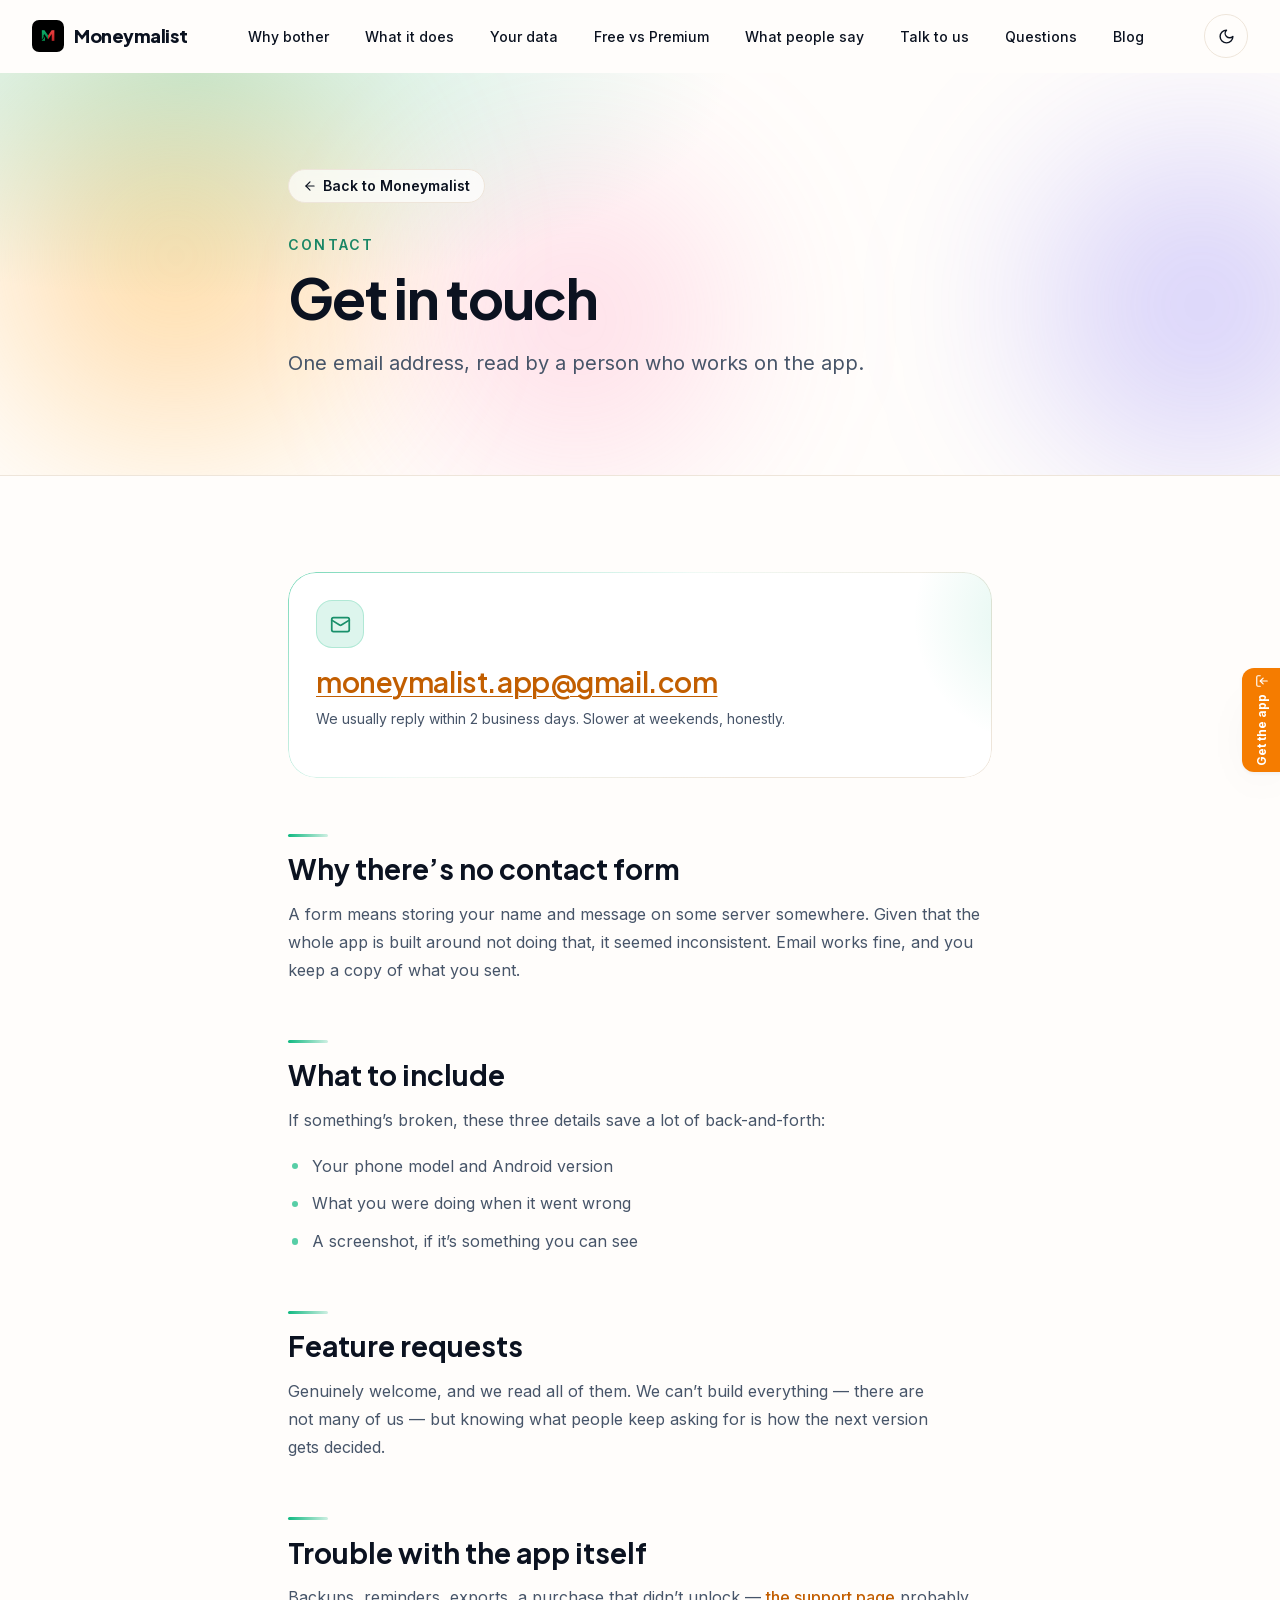
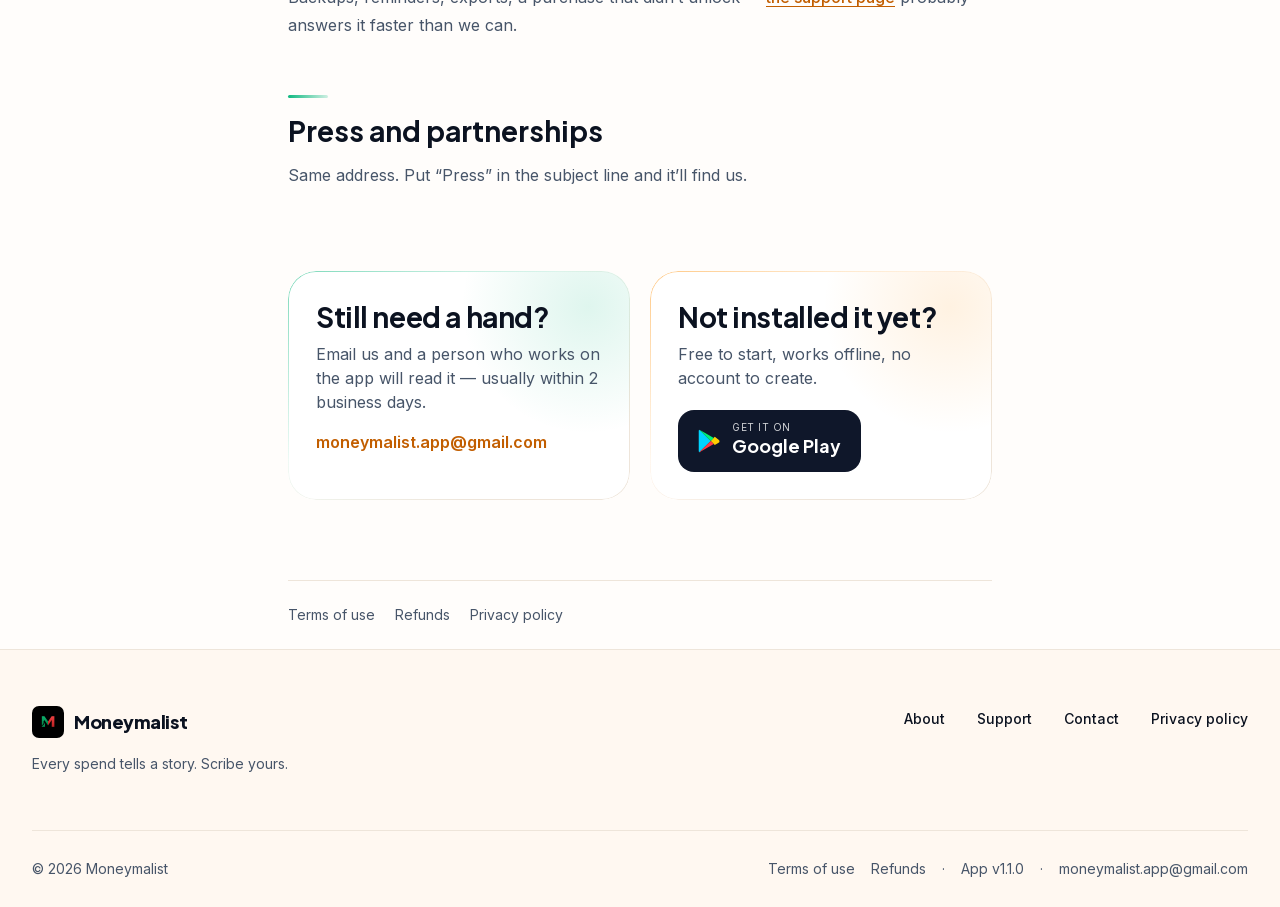
<file: contact/index.html>
<!DOCTYPE html><!--6IbU1buB83Dl4refRvxgi--><html lang="en" class="__variable_154f82 __variable_d0be19 __variable_fb1882"><head><meta charSet="utf-8"/><meta name="viewport" content="width=device-width, initial-scale=1"/><link rel="preload" href="/_next/static/media/3bd9a93c89179028-s.p.woff2" as="font" crossorigin="" type="font/woff2"/><link rel="preload" href="/_next/static/media/636a5ac981f94f8b-s.p.woff2" as="font" crossorigin="" type="font/woff2"/><link rel="preload" href="/_next/static/media/e4af272ccee01ff0-s.p.woff2" as="font" crossorigin="" type="font/woff2"/><link rel="preload" as="image" href="/logo.png"/><link rel="stylesheet" href="/_next/static/css/ce202d3552a6ae30.css" data-precedence="next"/><link rel="preload" as="script" fetchPriority="low" href="/_next/static/chunks/webpack-b23d268d7e7df333.js"/><script src="/_next/static/chunks/ebf0c473-91500a9b869337da.js" async=""></script><script src="/_next/static/chunks/611-5871def533a9bb43.js" async=""></script><script src="/_next/static/chunks/main-app-6f9e6adb62b50940.js" async=""></script><script src="/_next/static/chunks/579-27b3374cb3187cd2.js" async=""></script><script src="/_next/static/chunks/692-af3617498ebc904b.js" async=""></script><script src="/_next/static/chunks/app/layout-8b8d4dfad449c1dc.js" async=""></script><script src="/_next/static/chunks/app/contact/page-7a771e8e67eba033.js" async=""></script><link rel="canonical" href="https://moneymalist.com/"/><meta name="next-size-adjust" content=""/><meta name="theme-color" media="(prefers-color-scheme: light)" content="#fffdfb"/><meta name="theme-color" media="(prefers-color-scheme: dark)" content="#0f172a"/><meta name="color-scheme" content="light dark"/><title>Contact | Moneymalist</title><meta name="description" content="Get in touch with the Moneymalist team by email. No contact form, no ticket system — just an address that reaches a person."/><meta name="application-name" content="Moneymalist"/><link rel="author" href="https://moneymalist.com"/><meta name="author" content="Moneymalist"/><meta name="keywords" content="expense tracker,offline expense tracker,budget planner app,money manager,personal finance app,daily expense tracker,budget app,savings tracker,private finance app,expense tracker without account"/><meta name="creator" content="Moneymalist"/><meta name="publisher" content="Moneymalist"/><meta name="robots" content="index, follow"/><meta name="googlebot" content="index, follow, max-image-preview:large, max-snippet:-1"/><meta name="category" content="finance"/><meta name="google-play-app" content="app-id=com.moneymalist"/><link rel="canonical" href="https://moneymalist.com/contact/"/><meta property="og:title" content="Moneymalist — Every spend tells a story. Scribe yours."/><meta property="og:description" content="Moneymalist is a private, offline-first expense tracker and budget planner for Android. No account, no ads, no trackers — your money data never leaves your phone."/><meta property="og:url" content="https://moneymalist.com/"/><meta property="og:site_name" content="Moneymalist"/><meta property="og:locale" content="en_IN"/><meta property="og:type" content="website"/><meta name="twitter:card" content="summary_large_image"/><meta name="twitter:title" content="Moneymalist — Every spend tells a story. Scribe yours."/><meta name="twitter:description" content="Moneymalist is a private, offline-first expense tracker and budget planner for Android. No account, no ads, no trackers — your money data never leaves your phone."/><link rel="icon" href="/icon.png?9c3c5aa9420adf1f" type="image/png" sizes="512x512"/><link rel="apple-touch-icon" href="/apple-icon.png?6b50628db2db3e1d" type="image/png" sizes="180x180"/><script>(function(){try{var d=document.documentElement;d.classList.add('js');var t=localStorage.getItem('mm-theme');if(t!=='dark'&&t!=='light'){t=window.matchMedia('(prefers-color-scheme: dark)').matches?'dark':'light';}d.setAttribute('data-theme',t);}catch(e){}})();</script><script src="/_next/static/chunks/polyfills-42372ed130431b0a.js" noModule=""></script></head><body><div hidden=""><!--$--><!--/$--></div><a href="#main" class="sr-only focus:not-sr-only focus:fixed focus:left-4 focus:top-4 focus:z-[100] focus:rounded-full focus:bg-ember-700 focus:px-5 focus:py-3 focus:text-sm focus:font-semibold focus:text-white">Skip to content</a><header class="sticky top-0 z-50 transition-all duration-300 border-b border-transparent translate-y-0"><div class="mx-auto w-full px-5 sm:px-8 max-w-7xl"><div class="flex h-16 md:h-18 items-center justify-between gap-4 py-2 md:py-3"><a class="rounded-lg" aria-label="Moneymalist home" href="/"><span class="flex items-center gap-2.5"><img alt="" width="32" height="32" decoding="async" data-nimg="1" class="shrink-0 rounded-[22%] hidden sm:block" style="color:transparent" src="/logo.png"/><span class="font-[family-name:var(--font-display)] text-lg font-extrabold tracking-tight">Moneymalist</span></span></a><nav aria-label="Sections of this page" class="hidden lg:block"><ul class="flex items-center gap-1"><li><a class="rounded-full px-4 py-2 text-sm font-medium transition-colors hover:bg-ember-50 hover:text-ember-800 dark:hover:bg-night-elevated dark:hover:text-ember-300" href="/#why">Why bother</a></li><li><a class="rounded-full px-4 py-2 text-sm font-medium transition-colors hover:bg-ember-50 hover:text-ember-800 dark:hover:bg-night-elevated dark:hover:text-ember-300" href="/#features">What it does</a></li><li><a class="rounded-full px-4 py-2 text-sm font-medium transition-colors hover:bg-ember-50 hover:text-ember-800 dark:hover:bg-night-elevated dark:hover:text-ember-300" href="/#privacy">Your data</a></li><li><a class="rounded-full px-4 py-2 text-sm font-medium transition-colors hover:bg-ember-50 hover:text-ember-800 dark:hover:bg-night-elevated dark:hover:text-ember-300" href="/#premium">Free vs Premium</a></li><li><a class="rounded-full px-4 py-2 text-sm font-medium transition-colors hover:bg-ember-50 hover:text-ember-800 dark:hover:bg-night-elevated dark:hover:text-ember-300" href="/#reviews">What people say</a></li><li><a class="rounded-full px-4 py-2 text-sm font-medium transition-colors hover:bg-ember-50 hover:text-ember-800 dark:hover:bg-night-elevated dark:hover:text-ember-300" href="/#feedback">Talk to us</a></li><li><a class="rounded-full px-4 py-2 text-sm font-medium transition-colors hover:bg-ember-50 hover:text-ember-800 dark:hover:bg-night-elevated dark:hover:text-ember-300" href="/#faq">Questions</a></li><li><a class="rounded-full px-4 py-2 text-sm font-medium transition-colors hover:bg-ember-50 hover:text-ember-800 dark:hover:bg-night-elevated dark:hover:text-ember-300" href="/blog/">Blog</a></li></ul></nav><div class="flex items-center gap-2"><button type="button" aria-label="Switch to dark theme" class="grid h-10 w-10 md:h-11 md:w-11 place-items-center rounded-full border border-[var(--hairline)] transition-colors hover:bg-ember-50 dark:hover:bg-night-elevated"><svg xmlns="http://www.w3.org/2000/svg" width="17" height="17" viewBox="0 0 24 24" fill="none" stroke="currentColor" stroke-width="2" stroke-linecap="round" stroke-linejoin="round" class="lucide lucide-moon" aria-hidden="true"><path d="M12 3a6 6 0 0 0 9 9 9 9 0 1 1-9-9Z"></path></svg></button><button type="button" aria-expanded="false" aria-controls="mobile-nav" aria-label="Open menu" class="grid h-10 w-10 md:h-11 md:w-11 place-items-center rounded-full border border-[var(--hairline)] lg:hidden"><svg xmlns="http://www.w3.org/2000/svg" width="18" height="18" viewBox="0 0 24 24" fill="none" stroke="currentColor" stroke-width="2" stroke-linecap="round" stroke-linejoin="round" class="lucide lucide-menu" aria-hidden="true"><line x1="4" x2="20" y1="12" y2="12"></line><line x1="4" x2="20" y1="6" y2="6"></line><line x1="4" x2="20" y1="18" y2="18"></line></svg></button></div></div></div></header><div class="fixed right-0 bottom-32 z-40 translate-x-[2px]"><a class="flex items-center gap-1.5 rounded-l-xl bg-ember-600 py-3 px-1.5 text-xs font-bold text-white shadow-lift transition-transform hover:-translate-x-1 hover:bg-ember-500" style="writing-mode:vertical-rl;text-orientation:mixed" target="_blank" rel="noopener noreferrer" href="https://play.google.com/store/apps/details?id=com.moneymalist&amp;referrer=utm_source%3Dmoneymalist.com%26utm_medium%3Dwebsite%26utm_campaign%3Dfloating_cta"><span class="rotate-180 flex items-center gap-1.5"><span>Get the app</span><svg xmlns="http://www.w3.org/2000/svg" width="14" height="14" viewBox="0 0 24 24" fill="none" stroke="currentColor" stroke-width="2" stroke-linecap="round" stroke-linejoin="round" class="lucide lucide-download -rotate-90"><path d="M21 15v4a2 2 0 0 1-2 2H5a2 2 0 0 1-2-2v-4"></path><polyline points="7 10 12 15 17 10"></polyline><line x1="12" x2="12" y1="15" y2="3"></line></svg></span></a></div><button aria-label="Scroll to top" class="fixed bottom-6 right-6 z-40 flex h-12 w-12 items-center justify-center rounded-full bg-[var(--card)] text-[var(--fg)] shadow-lift border border-[var(--hairline)] transition-all duration-300 hover:-translate-y-1 hover:bg-[var(--bg-soft)] focus:outline-none focus:ring-2 focus:ring-ember-500 translate-y-10 opacity-0 pointer-events-none"><svg xmlns="http://www.w3.org/2000/svg" width="22" height="22" viewBox="0 0 24 24" fill="none" stroke="currentColor" stroke-width="2.5" stroke-linecap="round" stroke-linejoin="round" class="lucide lucide-arrow-up"><path d="m5 12 7-7 7 7"></path><path d="M12 19V5"></path></svg></button><main id="main"><div style="--accent:var(--color-mint-500)"><header class="relative overflow-hidden border-b border-[var(--hairline)] py-16 sm:py-24"><div aria-hidden="true" class="pointer-events-none absolute inset-0 -z-10 overflow-hidden"><span class="absolute -left-[10%] -top-[30%] h-[38rem] w-[38rem] rounded-full bg-[radial-gradient(circle,rgba(255,183,77,0.55),transparent_65%)] blur-3xl [animation:mm-drift_28s_ease-in-out_infinite]"></span><span class="absolute -right-[15%] top-[-10%] h-[34rem] w-[34rem] rounded-full bg-[radial-gradient(circle,rgba(109,94,248,0.32),transparent_65%)] blur-3xl [animation:mm-drift_34s_ease-in-out_infinite_reverse]"></span><span class="absolute bottom-[-25%] left-[25%] h-[32rem] w-[32rem] rounded-full bg-[radial-gradient(circle,rgba(255,123,172,0.28),transparent_65%)] blur-3xl [animation:mm-drift_40s_ease-in-out_infinite]"></span></div><span aria-hidden="true" class="pointer-events-none absolute inset-0 -z-10 bg-[radial-gradient(60%_80%_at_15%_0%,color-mix(in_oklab,var(--accent)_22%,transparent),transparent_70%)]"></span><div class="mx-auto w-full px-5 sm:px-8 max-w-3xl"><a class="inline-flex items-center gap-1.5 rounded-full border border-[var(--hairline)] bg-[var(--card)]/70 px-3.5 py-1.5 text-sm font-semibold backdrop-blur transition-colors hover:border-[color-mix(in_oklab,var(--accent)_45%,transparent)]" href="/"><svg xmlns="http://www.w3.org/2000/svg" width="14" height="14" viewBox="0 0 24 24" fill="none" stroke="currentColor" stroke-width="2" stroke-linecap="round" stroke-linejoin="round" class="lucide lucide-arrow-left" aria-hidden="true"><path d="m12 19-7-7 7-7"></path><path d="M19 12H5"></path></svg>Back to Moneymalist</a><p class="mt-8 text-sm font-semibold uppercase tracking-[0.16em]" style="color:color-mix(in oklab, var(--accent) 72%, var(--fg))">Contact</p><h1 class="text-h1 mt-3">Get in touch</h1><p class="mt-5 text-lead text-[var(--fg-muted)]">One email address, read by a person who works on the app.</p></div></header><div class="mx-auto w-full px-5 sm:px-8 max-w-3xl"><div class="prose-page py-16"><div class="not-prose my-8"><div class="card-modern card-sheen p-7" style="--accent:var(--color-mint-500)"><span class="sheen" aria-hidden="true"></span><div class="relative z-10 flex h-full flex-col"><span class="grid h-12 w-12 shrink-0 place-items-center rounded-2xl bg-[color-mix(in_oklab,var(--accent)_14%,transparent)] text-[color-mix(in_oklab,var(--accent)_78%,var(--fg))] ring-1 ring-inset ring-[color-mix(in_oklab,var(--accent)_22%,transparent)]" style="--accent:var(--color-mint-500)"><svg xmlns="http://www.w3.org/2000/svg" width="21" height="21" viewBox="0 0 24 24" fill="none" stroke="currentColor" stroke-width="2" stroke-linecap="round" stroke-linejoin="round" class="lucide lucide-mail" aria-hidden="true"><rect width="20" height="16" x="2" y="4" rx="2"></rect><path d="m22 7-8.97 5.7a1.94 1.94 0 0 1-2.06 0L2 7"></path></svg></span><a href="mailto:moneymalist.app@gmail.com" class="mt-4 font-[family-name:var(--font-display)] text-h3 font-bold text-ember-700 hover:underline dark:text-ember-300">moneymalist.app@gmail.com</a><p class="mt-2 text-sm text-[var(--fg-muted)]">We usually reply <!-- -->within 2 business days<!-- -->. Slower at weekends, honestly.</p></div></div></div><h2>Why there’s no contact form</h2><p>A form means storing your name and message on some server somewhere. Given that the whole app is built around not doing that, it seemed inconsistent. Email works fine, and you keep a copy of what you sent.</p><h2>What to include</h2><p>If something’s broken, these three details save a lot of back-and-forth:</p><ul><li>Your phone model and Android version</li><li>What you were doing when it went wrong</li><li>A screenshot, if it’s something you can see</li></ul><h2>Feature requests</h2><p>Genuinely welcome, and we read all of them. We can’t build everything — there are not many of us — but knowing what people keep asking for is how the next version gets decided.</p><h2>Trouble with the app itself</h2><p>Backups, reminders, exports, a purchase that didn’t unlock —<!-- --> <a href="/support/">the support page</a> probably answers it faster than we can.</p><h2>Press and partnerships</h2><p>Same address. Put “Press” in the subject line and it’ll find us.</p></div></div><div class="mx-auto w-full px-5 sm:px-8 max-w-3xl"><div class="grid gap-5 pb-20 md:grid-cols-2"><div class="reveal"><div class="card-modern card-sheen h-full p-7" style="--accent:var(--color-mint-500)"><span class="sheen" aria-hidden="true"></span><div class="relative z-10 flex h-full flex-col"><h2 class="text-h3">Still need a hand?</h2><p class="mt-2 text-[var(--fg-muted)]">Email us and a person who works on the app will read it — usually<!-- --> <!-- -->within 2 business days<!-- -->.</p><a href="mailto:moneymalist.app@gmail.com" class="mt-4 w-fit font-semibold text-ember-700 hover:underline dark:text-ember-300">moneymalist.app@gmail.com</a></div></div></div><div class="reveal" style="transition-delay:100ms"><div class="card-modern card-sheen h-full p-7" style="--accent:var(--color-ember-500)"><span class="sheen" aria-hidden="true"></span><div class="relative z-10 flex h-full flex-col"><h2 class="text-h3">Not installed it yet?</h2><p class="mt-2 text-[var(--fg-muted)]">Free to start, works offline, no account to create.</p><div class="mt-auto pt-5"><a href="https://play.google.com/store/apps/details?id=com.moneymalist&amp;referrer=utm_source%3Dmoneymalist.com%26utm_medium%3Dwebsite%26utm_campaign%3Dsupporting-page" target="_blank" rel="noopener noreferrer" aria-label="Get Moneymalist on Google Play (opens the Play Store in a new tab)" class="inline-flex w-fit items-center gap-3 rounded-2xl bg-night px-5 py-3 text-white transition-transform duration-200 hover:-translate-y-0.5 motion-reduce:hover:translate-y-0 dark:bg-white dark:text-night "><svg viewBox="0 0 24 26" width="22" height="24" aria-hidden="true" class="shrink-0"><path d="M1.4 0.6A1.9 1.9 0 0 0 .8 2v22a1.9 1.9 0 0 0 .6 1.4L13.9 13Z" fill="#00D4FF"></path><path d="m18.3 8.4-3.3 3.3-1.1 1.3 4.4 4.4 4.2-2.4c1.3-.7 1.3-2.8 0-3.5Z" fill="#FFCE00"></path><path d="m1.4 25.4 12.5-12.4 3.3 3.3-14.2 8.1a1.8 1.8 0 0 1-1.6 1Z" fill="#FF3A44"></path><path d="M1.4.6 17.2 9.6l-3.3 3.4Z" fill="#00F076"></path></svg><span class="flex flex-col leading-none"><span class="text-[0.625rem] uppercase tracking-wider opacity-80">Get it on</span><span class="font-[family-name:var(--font-display)] text-lg font-bold">Google Play</span></span></a></div></div></div></div></div><nav aria-label="Legal" class="flex flex-wrap gap-x-5 gap-y-2 border-t border-[var(--hairline)] py-6 text-sm text-[var(--fg-muted)]"><a class="hover:text-ember-700" href="/terms/">Terms of use</a><a class="hover:text-ember-700" href="/refunds/">Refunds</a><a class="hover:text-ember-700" href="/privacy-policy/">Privacy policy</a></nav></div></div><!--$--><!--/$--></main><footer class="border-t border-[var(--hairline)] bg-[var(--bg-soft)]"><div class="mx-auto w-full px-5 sm:px-8 max-w-7xl"><div class="flex flex-col gap-6 md:gap-10 py-8 md:py-14 md:flex-row md:items-start md:justify-between"><div class="flex max-w-sm flex-col gap-4"><a class="w-fit rounded-lg" href="/"><span class="flex items-center gap-2.5"><img alt="" loading="lazy" width="32" height="32" decoding="async" data-nimg="1" class="shrink-0 rounded-[22%]" style="color:transparent" src="/logo.png"/><span class="font-[family-name:var(--font-display)] text-lg font-extrabold tracking-tight">Moneymalist</span></span></a><p class="text-sm text-[var(--fg-muted)]">Every spend tells a story. Scribe yours.</p></div><nav aria-label="Footer"><ul class="flex flex-wrap gap-x-4 gap-y-3 md:gap-x-8"><li><a class="text-xs font-medium transition-colors hover:text-ember-700 md:text-sm" href="/about/">About</a></li><li><a class="text-xs font-medium transition-colors hover:text-ember-700 md:text-sm" href="/support/">Support</a></li><li><a class="text-xs font-medium transition-colors hover:text-ember-700 md:text-sm" href="/contact/">Contact</a></li><li><a class="text-xs font-medium transition-colors hover:text-ember-700 md:text-sm" href="/privacy-policy/">Privacy policy</a></li></ul></nav></div><div class="flex flex-col gap-3 border-t border-[var(--hairline)] py-7 text-xs text-[var(--fg-muted)] sm:flex-row sm:items-center sm:justify-between md:text-sm"><p>© <!-- -->2026<!-- --> <!-- -->Moneymalist</p><p class="flex flex-wrap items-center gap-x-4 gap-y-1"><a class="hover:text-ember-700" href="/terms/">Terms of use</a><a class="hover:text-ember-700" href="/refunds/">Refunds</a><span aria-hidden="true">·</span><span>App v<!-- -->1.1.0</span><span aria-hidden="true">·</span><a href="mailto:moneymalist.app@gmail.com" class="hover:text-ember-700">moneymalist.app@gmail.com</a></p></div></div></footer><script src="/_next/static/chunks/webpack-b23d268d7e7df333.js" id="_R_" async=""></script><script>(self.__next_f=self.__next_f||[]).push([0])</script><script>self.__next_f.push([1,"1:\"$Sreact.fragment\"\n2:I[8822,[\"579\",\"static/chunks/579-27b3374cb3187cd2.js\",\"692\",\"static/chunks/692-af3617498ebc904b.js\",\"177\",\"static/chunks/app/layout-8b8d4dfad449c1dc.js\"],\"Header\"]\n3:I[7579,[\"579\",\"static/chunks/579-27b3374cb3187cd2.js\",\"977\",\"static/chunks/app/contact/page-7a771e8e67eba033.js\"],\"\"]\n4:I[4923,[\"579\",\"static/chunks/579-27b3374cb3187cd2.js\",\"692\",\"static/chunks/692-af3617498ebc904b.js\",\"177\",\"static/chunks/app/layout-8b8d4dfad449c1dc.js\"],\"ScrollToTop\"]\n5:I[4598,[],\"\"]\n6:I[5292,[],\"\"]\n7:I[8028,[\"579\",\"static/chunks/579-27b3374cb3187cd2.js\",\"692\",\"static/chunks/692-af3617498ebc904b.js\",\"177\",\"static/chunks/app/layout-8b8d4dfad449c1dc.js\"],\"Image\"]\nf:I[5998,[],\"\"]\n:HL[\"/_next/static/media/3bd9a93c89179028-s.p.woff2\",\"font\",{\"crossOrigin\":\"\",\"type\":\"font/woff2\"}]\n:HL[\"/_next/static/media/636a5ac981f94f8b-s.p.woff2\",\"font\",{\"crossOrigin\":\"\",\"type\":\"font/woff2\"}]\n:HL[\"/_next/static/media/e4af272ccee01ff0-s.p.woff2\",\"font\",{\"crossOrigin\":\"\",\"type\":\"font/woff2\"}]\n:HL[\"/_next/static/css/ce202d3552a6ae30.css\",\"style\"]\n"])</script><script>self.__next_f.push([1,"0:{\"P\":null,\"b\":\"6IbU1buB83Dl4refRvxgi\",\"p\":\"\",\"c\":[\"\",\"contact\",\"\"],\"i\":false,\"f\":[[[\"\",{\"children\":[\"contact\",{\"children\":[\"__PAGE__\",{}]}]},\"$undefined\",\"$undefined\",true],[\"\",[\"$\",\"$1\",\"c\",{\"children\":[[[\"$\",\"link\",\"0\",{\"rel\":\"stylesheet\",\"href\":\"/_next/static/css/ce202d3552a6ae30.css\",\"precedence\":\"next\",\"crossOrigin\":\"$undefined\",\"nonce\":\"$undefined\"}]],[\"$\",\"html\",null,{\"lang\":\"en\",\"className\":\"__variable_154f82 __variable_d0be19 __variable_fb1882\",\"suppressHydrationWarning\":true,\"children\":[[\"$\",\"head\",null,{\"children\":[[\"$\",\"script\",null,{\"dangerouslySetInnerHTML\":{\"__html\":\"(function(){try{var d=document.documentElement;d.classList.add('js');var t=localStorage.getItem('mm-theme');if(t!=='dark'\u0026\u0026t!=='light'){t=window.matchMedia('(prefers-color-scheme: dark)').matches?'dark':'light';}d.setAttribute('data-theme',t);}catch(e){}})();\"}}],[\"$\",\"link\",null,{\"rel\":\"canonical\",\"href\":\"https://moneymalist.com/\"}]]}],[\"$\",\"body\",null,{\"children\":[[\"$\",\"a\",null,{\"href\":\"#main\",\"className\":\"sr-only focus:not-sr-only focus:fixed focus:left-4 focus:top-4 focus:z-[100] focus:rounded-full focus:bg-ember-700 focus:px-5 focus:py-3 focus:text-sm focus:font-semibold focus:text-white\",\"children\":\"Skip to content\"}],null,[\"$\",\"$L2\",null,{}],[\"$\",\"div\",null,{\"className\":\"fixed right-0 bottom-32 z-40 translate-x-[2px]\",\"children\":[\"$\",\"$L3\",null,{\"href\":\"https://play.google.com/store/apps/details?id=com.moneymalist\u0026referrer=utm_source%3Dmoneymalist.com%26utm_medium%3Dwebsite%26utm_campaign%3Dfloating_cta\",\"className\":\"flex items-center gap-1.5 rounded-l-xl bg-ember-600 py-3 px-1.5 text-xs font-bold text-white shadow-lift transition-transform hover:-translate-x-1 hover:bg-ember-500\",\"style\":{\"writingMode\":\"vertical-rl\",\"textOrientation\":\"mixed\"},\"target\":\"_blank\",\"rel\":\"noopener noreferrer\",\"children\":[\"$\",\"span\",null,{\"className\":\"rotate-180 flex items-center gap-1.5\",\"children\":[[\"$\",\"span\",null,{\"children\":\"Get the app\"}],[\"$\",\"svg\",null,{\"ref\":\"$undefined\",\"xmlns\":\"http://www.w3.org/2000/svg\",\"width\":14,\"height\":14,\"viewBox\":\"0 0 24 24\",\"fill\":\"none\",\"stroke\":\"currentColor\",\"strokeWidth\":2,\"strokeLinecap\":\"round\",\"strokeLinejoin\":\"round\",\"className\":\"lucide lucide-download -rotate-90\",\"children\":[[\"$\",\"path\",\"ih7n3h\",{\"d\":\"M21 15v4a2 2 0 0 1-2 2H5a2 2 0 0 1-2-2v-4\"}],[\"$\",\"polyline\",\"2ggqvy\",{\"points\":\"7 10 12 15 17 10\"}],[\"$\",\"line\",\"1vk2je\",{\"x1\":\"12\",\"x2\":\"12\",\"y1\":\"15\",\"y2\":\"3\"}],\"$undefined\"]}]]}]}]}],[\"$\",\"$L4\",null,{}],[\"$\",\"main\",null,{\"id\":\"main\",\"children\":[\"$\",\"$L5\",null,{\"parallelRouterKey\":\"children\",\"error\":\"$undefined\",\"errorStyles\":\"$undefined\",\"errorScripts\":\"$undefined\",\"template\":[\"$\",\"$L6\",null,{}],\"templateStyles\":\"$undefined\",\"templateScripts\":\"$undefined\",\"notFound\":[[[\"$\",\"title\",null,{\"children\":\"404: This page could not be found.\"}],[\"$\",\"div\",null,{\"style\":{\"fontFamily\":\"system-ui,\\\"Segoe UI\\\",Roboto,Helvetica,Arial,sans-serif,\\\"Apple Color Emoji\\\",\\\"Segoe UI Emoji\\\"\",\"height\":\"100vh\",\"textAlign\":\"center\",\"display\":\"flex\",\"flexDirection\":\"column\",\"alignItems\":\"center\",\"justifyContent\":\"center\"},\"children\":[\"$\",\"div\",null,{\"children\":[[\"$\",\"style\",null,{\"dangerouslySetInnerHTML\":{\"__html\":\"body{color:#000;background:#fff;margin:0}.next-error-h1{border-right:1px solid rgba(0,0,0,.3)}@media (prefers-color-scheme:dark){body{color:#fff;background:#000}.next-error-h1{border-right:1px solid rgba(255,255,255,.3)}}\"}}],[\"$\",\"h1\",null,{\"className\":\"next-error-h1\",\"style\":{\"display\":\"inline-block\",\"margin\":\"0 20px 0 0\",\"padding\":\"0 23px 0 0\",\"fontSize\":24,\"fontWeight\":500,\"verticalAlign\":\"top\",\"lineHeight\":\"49px\"},\"children\":404}],[\"$\",\"div\",null,{\"style\":{\"display\":\"inline-block\"},\"children\":[\"$\",\"h2\",null,{\"style\":{\"fontSize\":14,\"fontWeight\":400,\"lineHeight\":\"49px\",\"margin\":0},\"children\":\"This page could not be found.\"}]}]]}]}]],[]],\"forbidden\":\"$undefined\",\"unauthorized\":\"$undefined\"}]}],[\"$\",\"footer\",null,{\"className\":\"border-t border-[var(--hairline)] bg-[var(--bg-soft)]\",\"children\":[\"$\",\"div\",null,{\"className\":\"mx-auto w-full px-5 sm:px-8 max-w-7xl\",\"children\":[[\"$\",\"div\",null,{\"className\":\"flex flex-col gap-6 md:gap-10 py-8 md:py-14 md:flex-row md:items-start md:justify-between\",\"children\":[[\"$\",\"div\",null,{\"className\":\"flex max-w-sm flex-col gap-4\",\"children\":[[\"$\",\"$L3\",null,{\"href\":\"/\",\"className\":\"w-fit rounded-lg\",\"children\":[\"$\",\"span\",null,{\"className\":\"flex items-center gap-2.5\",\"children\":[[\"$\",\"$L7\",null,{\"src\":\"/logo.png\",\"alt\":\"\",\"width\":32,\"height\":32,\"priority\":false,\"className\":\"shrink-0 rounded-[22%]\"}],\"$L8\"]}]}],\"$L9\"]}],\"$La\"]}],\"$Lb\"]}]}]]}]]}]]}],{\"children\":[\"contact\",\"$Lc\",{\"children\":[\"__PAGE__\",\"$Ld\",{},null,false]},null,false]},null,false],\"$Le\",false]],\"m\":\"$undefined\",\"G\":[\"$f\",[]],\"s\":false,\"S\":true}\n"])</script><script>self.__next_f.push([1,"1d:I[1215,[],\"ViewportBoundary\"]\n1f:I[1215,[],\"MetadataBoundary\"]\n20:\"$Sreact.suspense\"\n8:[\"$\",\"span\",null,{\"className\":\"font-[family-name:var(--font-display)] text-lg font-extrabold tracking-tight\",\"children\":\"Moneymalist\"}]\n9:[\"$\",\"p\",null,{\"className\":\"text-sm text-[var(--fg-muted)]\",\"children\":\"Every spend tells a story. Scribe yours.\"}]\n"])</script><script>self.__next_f.push([1,"a:[\"$\",\"nav\",null,{\"aria-label\":\"Footer\",\"children\":[\"$\",\"ul\",null,{\"className\":\"flex flex-wrap gap-x-4 gap-y-3 md:gap-x-8\",\"children\":[[\"$\",\"li\",\"/about/\",{\"children\":[\"$\",\"$L3\",null,{\"href\":\"/about/\",\"className\":\"text-xs font-medium transition-colors hover:text-ember-700 md:text-sm\",\"children\":\"About\"}]}],[\"$\",\"li\",\"/support/\",{\"children\":[\"$\",\"$L3\",null,{\"href\":\"/support/\",\"className\":\"text-xs font-medium transition-colors hover:text-ember-700 md:text-sm\",\"children\":\"Support\"}]}],[\"$\",\"li\",\"/contact/\",{\"children\":[\"$\",\"$L3\",null,{\"href\":\"/contact/\",\"className\":\"text-xs font-medium transition-colors hover:text-ember-700 md:text-sm\",\"children\":\"Contact\"}]}],[\"$\",\"li\",\"/privacy-policy/\",{\"children\":[\"$\",\"$L3\",null,{\"href\":\"/privacy-policy/\",\"className\":\"text-xs font-medium transition-colors hover:text-ember-700 md:text-sm\",\"children\":\"Privacy policy\"}]}]]}]}]\n"])</script><script>self.__next_f.push([1,"b:[\"$\",\"div\",null,{\"className\":\"flex flex-col gap-3 border-t border-[var(--hairline)] py-7 text-xs text-[var(--fg-muted)] sm:flex-row sm:items-center sm:justify-between md:text-sm\",\"children\":[[\"$\",\"p\",null,{\"children\":[\"© \",2026,\" \",\"Moneymalist\"]}],[\"$\",\"p\",null,{\"className\":\"flex flex-wrap items-center gap-x-4 gap-y-1\",\"children\":[[[\"$\",\"$L3\",\"/terms/\",{\"href\":\"/terms/\",\"className\":\"hover:text-ember-700\",\"children\":\"Terms of use\"}],[\"$\",\"$L3\",\"/refunds/\",{\"href\":\"/refunds/\",\"className\":\"hover:text-ember-700\",\"children\":\"Refunds\"}]],[\"$\",\"span\",null,{\"aria-hidden\":\"true\",\"children\":\"·\"}],[\"$\",\"span\",null,{\"children\":[\"App v\",\"1.1.0\"]}],[\"$\",\"span\",null,{\"aria-hidden\":\"true\",\"children\":\"·\"}],[\"$\",\"a\",null,{\"href\":\"mailto:moneymalist.app@gmail.com\",\"className\":\"hover:text-ember-700\",\"children\":\"moneymalist.app@gmail.com\"}]]}]]}]\n"])</script><script>self.__next_f.push([1,"c:[\"$\",\"$1\",\"c\",{\"children\":[null,[\"$\",\"$L5\",null,{\"parallelRouterKey\":\"children\",\"error\":\"$undefined\",\"errorStyles\":\"$undefined\",\"errorScripts\":\"$undefined\",\"template\":[\"$\",\"$L6\",null,{}],\"templateStyles\":\"$undefined\",\"templateScripts\":\"$undefined\",\"notFound\":\"$undefined\",\"forbidden\":\"$undefined\",\"unauthorized\":\"$undefined\"}]]}]\n"])</script><script>self.__next_f.push([1,"d:[\"$\",\"$1\",\"c\",{\"children\":[[\"$\",\"div\",null,{\"style\":{\"--accent\":\"var(--color-mint-500)\"},\"children\":[[\"$\",\"header\",null,{\"className\":\"relative overflow-hidden border-b border-[var(--hairline)] py-16 sm:py-24\",\"children\":[[\"$\",\"div\",null,{\"aria-hidden\":\"true\",\"className\":\"pointer-events-none absolute inset-0 -z-10 overflow-hidden\",\"children\":[[\"$\",\"span\",null,{\"className\":\"absolute -left-[10%] -top-[30%] h-[38rem] w-[38rem] rounded-full bg-[radial-gradient(circle,rgba(255,183,77,0.55),transparent_65%)] blur-3xl [animation:mm-drift_28s_ease-in-out_infinite]\"}],[\"$\",\"span\",null,{\"className\":\"absolute -right-[15%] top-[-10%] h-[34rem] w-[34rem] rounded-full bg-[radial-gradient(circle,rgba(109,94,248,0.32),transparent_65%)] blur-3xl [animation:mm-drift_34s_ease-in-out_infinite_reverse]\"}],[\"$\",\"span\",null,{\"className\":\"absolute bottom-[-25%] left-[25%] h-[32rem] w-[32rem] rounded-full bg-[radial-gradient(circle,rgba(255,123,172,0.28),transparent_65%)] blur-3xl [animation:mm-drift_40s_ease-in-out_infinite]\"}]]}],[\"$\",\"span\",null,{\"aria-hidden\":\"true\",\"className\":\"pointer-events-none absolute inset-0 -z-10 bg-[radial-gradient(60%_80%_at_15%_0%,color-mix(in_oklab,var(--accent)_22%,transparent),transparent_70%)]\"}],[\"$\",\"div\",null,{\"className\":\"mx-auto w-full px-5 sm:px-8 max-w-3xl\",\"children\":[[\"$\",\"$L3\",null,{\"href\":\"/\",\"className\":\"inline-flex items-center gap-1.5 rounded-full border border-[var(--hairline)] bg-[var(--card)]/70 px-3.5 py-1.5 text-sm font-semibold backdrop-blur transition-colors hover:border-[color-mix(in_oklab,var(--accent)_45%,transparent)]\",\"children\":[[\"$\",\"svg\",null,{\"ref\":\"$undefined\",\"xmlns\":\"http://www.w3.org/2000/svg\",\"width\":14,\"height\":14,\"viewBox\":\"0 0 24 24\",\"fill\":\"none\",\"stroke\":\"currentColor\",\"strokeWidth\":2,\"strokeLinecap\":\"round\",\"strokeLinejoin\":\"round\",\"className\":\"lucide lucide-arrow-left\",\"aria-hidden\":\"true\",\"children\":[[\"$\",\"path\",\"1l729n\",{\"d\":\"m12 19-7-7 7-7\"}],[\"$\",\"path\",\"x3x0zl\",{\"d\":\"M19 12H5\"}],\"$undefined\"]}],\"Back to Moneymalist\"]}],[\"$\",\"p\",null,{\"className\":\"mt-8 text-sm font-semibold uppercase tracking-[0.16em]\",\"style\":{\"color\":\"color-mix(in oklab, var(--accent) 72%, var(--fg))\"},\"children\":\"Contact\"}],[\"$\",\"h1\",null,{\"className\":\"text-h1 mt-3\",\"children\":\"Get in touch\"}],[\"$\",\"p\",null,{\"className\":\"mt-5 text-lead text-[var(--fg-muted)]\",\"children\":\"One email address, read by a person who works on the app.\"}],null]}]]}],[\"$\",\"div\",null,{\"className\":\"mx-auto w-full px-5 sm:px-8 max-w-3xl\",\"children\":[\"$\",\"div\",null,{\"className\":\"prose-page py-16\",\"children\":[[\"$\",\"div\",null,{\"className\":\"not-prose my-8\",\"children\":[\"$\",\"div\",null,{\"className\":\"card-modern card-sheen p-7\",\"style\":{\"--accent\":\"var(--color-mint-500)\"},\"children\":[[\"$\",\"span\",null,{\"className\":\"sheen\",\"aria-hidden\":\"true\"}],[\"$\",\"div\",null,{\"className\":\"relative z-10 flex h-full flex-col\",\"children\":[[\"$\",\"span\",null,{\"className\":\"grid h-12 w-12 shrink-0 place-items-center rounded-2xl bg-[color-mix(in_oklab,var(--accent)_14%,transparent)] text-[color-mix(in_oklab,var(--accent)_78%,var(--fg))] ring-1 ring-inset ring-[color-mix(in_oklab,var(--accent)_22%,transparent)]\",\"style\":{\"--accent\":\"var(--color-mint-500)\"},\"children\":[\"$\",\"svg\",null,{\"ref\":\"$undefined\",\"xmlns\":\"http://www.w3.org/2000/svg\",\"width\":21,\"height\":21,\"viewBox\":\"0 0 24 24\",\"fill\":\"none\",\"stroke\":\"currentColor\",\"strokeWidth\":2,\"strokeLinecap\":\"round\",\"strokeLinejoin\":\"round\",\"className\":\"lucide lucide-mail\",\"aria-hidden\":\"true\",\"children\":[[\"$\",\"rect\",\"18n3k1\",{\"width\":\"20\",\"height\":\"16\",\"x\":\"2\",\"y\":\"4\",\"rx\":\"2\"}],[\"$\",\"path\",\"1ocrg3\",{\"d\":\"m22 7-8.97 5.7a1.94 1.94 0 0 1-2.06 0L2 7\"}],\"$undefined\"]}]}],[\"$\",\"a\",null,{\"href\":\"mailto:moneymalist.app@gmail.com\",\"className\":\"mt-4 font-[family-name:var(--font-display)] text-h3 font-bold text-ember-700 hover:underline dark:text-ember-300\",\"children\":\"moneymalist.app@gmail.com\"}],[\"$\",\"p\",null,{\"className\":\"mt-2 text-sm text-[var(--fg-muted)]\",\"children\":[\"We usually reply \",\"within 2 business days\",\". Slower at weekends, honestly.\"]}]]}]]}]}],\"$L10\",\"$L11\",\"$L12\",\"$L13\",\"$L14\",\"$L15\",\"$L16\",\"$L17\",\"$L18\",\"$L19\",\"$L1a\"]}]}],\"$L1b\"]}],null,\"$L1c\"]}]\n"])</script><script>self.__next_f.push([1,"e:[\"$\",\"$1\",\"h\",{\"children\":[null,[[\"$\",\"$L1d\",null,{\"children\":\"$L1e\"}],[\"$\",\"meta\",null,{\"name\":\"next-size-adjust\",\"content\":\"\"}]],[\"$\",\"$L1f\",null,{\"children\":[\"$\",\"div\",null,{\"hidden\":true,\"children\":[\"$\",\"$20\",null,{\"fallback\":null,\"children\":\"$L21\"}]}]}]]}]\n"])</script><script>self.__next_f.push([1,"22:I[7453,[\"579\",\"static/chunks/579-27b3374cb3187cd2.js\",\"977\",\"static/chunks/app/contact/page-7a771e8e67eba033.js\"],\"Reveal\"]\n23:I[1215,[],\"OutletBoundary\"]\n25:I[206,[],\"AsyncMetadataOutlet\"]\n10:[\"$\",\"h2\",null,{\"children\":\"Why there’s no contact form\"}]\n11:[\"$\",\"p\",null,{\"children\":\"A form means storing your name and message on some server somewhere. Given that the whole app is built around not doing that, it seemed inconsistent. Email works fine, and you keep a copy of what you sent.\"}]\n12:[\"$\",\"h2\",null,{\"children\":\"What to include\"}]\n13:[\"$\",\"p\",null,{\"children\":\"If something’s broken, these three details save a lot of back-and-forth:\"}]\n14:[\"$\",\"ul\",null,{\"children\":[[\"$\",\"li\",null,{\"children\":\"Your phone model and Android version\"}],[\"$\",\"li\",null,{\"children\":\"What you were doing when it went wrong\"}],[\"$\",\"li\",null,{\"children\":\"A screenshot, if it’s something you can see\"}]]}]\n15:[\"$\",\"h2\",null,{\"children\":\"Feature requests\"}]\n16:[\"$\",\"p\",null,{\"children\":\"Genuinely welcome, and we read all of them. We can’t build everything — there are not many of us — but knowing what people keep asking for is how the next version gets decided.\"}]\n17:[\"$\",\"h2\",null,{\"children\":\"Trouble with the app itself\"}]\n18:[\"$\",\"p\",null,{\"children\":[\"Backups, reminders, exports, a purchase that didn’t unlock —\",\" \",[\"$\",\"$L3\",null,{\"href\":\"/support/\",\"children\":\"the support page\"}],\" probably answers it faster than we can.\"]}]\n19:[\"$\",\"h2\",null,{\"children\":\"Press and partnerships\"}]\n1a:[\"$\",\"p\",null,{\"children\":\"Same address. Put “Press” in the subject line and it’ll find us.\"}]\n"])</script><script>self.__next_f.push([1,"1b:[\"$\",\"div\",null,{\"className\":\"mx-auto w-full px-5 sm:px-8 max-w-3xl\",\"children\":[[\"$\",\"div\",null,{\"className\":\"grid gap-5 pb-20 md:grid-cols-2\",\"children\":[[\"$\",\"$L22\",null,{\"children\":[\"$\",\"div\",null,{\"className\":\"card-modern card-sheen h-full p-7\",\"style\":{\"--accent\":\"var(--color-mint-500)\"},\"children\":[[\"$\",\"span\",null,{\"className\":\"sheen\",\"aria-hidden\":\"true\"}],[\"$\",\"div\",null,{\"className\":\"relative z-10 flex h-full flex-col\",\"children\":[[\"$\",\"h2\",null,{\"className\":\"text-h3\",\"children\":\"Still need a hand?\"}],[\"$\",\"p\",null,{\"className\":\"mt-2 text-[var(--fg-muted)]\",\"children\":[\"Email us and a person who works on the app will read it — usually\",\" \",\"within 2 business days\",\".\"]}],[\"$\",\"a\",null,{\"href\":\"mailto:moneymalist.app@gmail.com\",\"className\":\"mt-4 w-fit font-semibold text-ember-700 hover:underline dark:text-ember-300\",\"children\":\"moneymalist.app@gmail.com\"}]]}]]}]}],[\"$\",\"$L22\",null,{\"delay\":100,\"children\":[\"$\",\"div\",null,{\"className\":\"card-modern card-sheen h-full p-7\",\"style\":{\"--accent\":\"var(--color-ember-500)\"},\"children\":[[\"$\",\"span\",null,{\"className\":\"sheen\",\"aria-hidden\":\"true\"}],[\"$\",\"div\",null,{\"className\":\"relative z-10 flex h-full flex-col\",\"children\":[[\"$\",\"h2\",null,{\"className\":\"text-h3\",\"children\":\"Not installed it yet?\"}],[\"$\",\"p\",null,{\"className\":\"mt-2 text-[var(--fg-muted)]\",\"children\":\"Free to start, works offline, no account to create.\"}],[\"$\",\"div\",null,{\"className\":\"mt-auto pt-5\",\"children\":[\"$\",\"a\",null,{\"href\":\"https://play.google.com/store/apps/details?id=com.moneymalist\u0026referrer=utm_source%3Dmoneymalist.com%26utm_medium%3Dwebsite%26utm_campaign%3Dsupporting-page\",\"target\":\"_blank\",\"rel\":\"noopener noreferrer\",\"aria-label\":\"Get Moneymalist on Google Play (opens the Play Store in a new tab)\",\"className\":\"inline-flex w-fit items-center gap-3 rounded-2xl bg-night px-5 py-3 text-white transition-transform duration-200 hover:-translate-y-0.5 motion-reduce:hover:translate-y-0 dark:bg-white dark:text-night \",\"children\":[[\"$\",\"svg\",null,{\"viewBox\":\"0 0 24 26\",\"width\":\"22\",\"height\":\"24\",\"aria-hidden\":\"true\",\"className\":\"shrink-0\",\"children\":[[\"$\",\"path\",null,{\"d\":\"M1.4 0.6A1.9 1.9 0 0 0 .8 2v22a1.9 1.9 0 0 0 .6 1.4L13.9 13Z\",\"fill\":\"#00D4FF\"}],[\"$\",\"path\",null,{\"d\":\"m18.3 8.4-3.3 3.3-1.1 1.3 4.4 4.4 4.2-2.4c1.3-.7 1.3-2.8 0-3.5Z\",\"fill\":\"#FFCE00\"}],[\"$\",\"path\",null,{\"d\":\"m1.4 25.4 12.5-12.4 3.3 3.3-14.2 8.1a1.8 1.8 0 0 1-1.6 1Z\",\"fill\":\"#FF3A44\"}],[\"$\",\"path\",null,{\"d\":\"M1.4.6 17.2 9.6l-3.3 3.4Z\",\"fill\":\"#00F076\"}]]}],[\"$\",\"span\",null,{\"className\":\"flex flex-col leading-none\",\"children\":[[\"$\",\"span\",null,{\"className\":\"text-[0.625rem] uppercase tracking-wider opacity-80\",\"children\":\"Get it on\"}],[\"$\",\"span\",null,{\"className\":\"font-[family-name:var(--font-display)] text-lg font-bold\",\"children\":\"Google Play\"}]]}]]}]}]]}]]}]}]]}],[\"$\",\"nav\",null,{\"aria-label\":\"Legal\",\"className\":\"flex flex-wrap gap-x-5 gap-y-2 border-t border-[var(--hairline)] py-6 text-sm text-[var(--fg-muted)]\",\"children\":[[[\"$\",\"$L3\",\"/terms/\",{\"href\":\"/terms/\",\"className\":\"hover:text-ember-700\",\"children\":\"Terms of use\"}],[\"$\",\"$L3\",\"/refunds/\",{\"href\":\"/refunds/\",\"className\":\"hover:text-ember-700\",\"children\":\"Refunds\"}]],[\"$\",\"$L3\",null,{\"href\":\"/privacy-policy/\",\"className\":\"hover:text-ember-700\",\"children\":\"Privacy policy\"}]]}]]}]\n"])</script><script>self.__next_f.push([1,"1c:[\"$\",\"$L23\",null,{\"children\":[\"$L24\",[\"$\",\"$L25\",null,{\"promise\":\"$@26\"}]]}]\n"])</script><script>self.__next_f.push([1,"1e:[[\"$\",\"meta\",\"0\",{\"charSet\":\"utf-8\"}],[\"$\",\"meta\",\"1\",{\"name\":\"viewport\",\"content\":\"width=device-width, initial-scale=1\"}],[\"$\",\"meta\",\"2\",{\"name\":\"theme-color\",\"media\":\"(prefers-color-scheme: light)\",\"content\":\"#fffdfb\"}],[\"$\",\"meta\",\"3\",{\"name\":\"theme-color\",\"media\":\"(prefers-color-scheme: dark)\",\"content\":\"#0f172a\"}],[\"$\",\"meta\",\"4\",{\"name\":\"color-scheme\",\"content\":\"light dark\"}]]\n"])</script><script>self.__next_f.push([1,"24:null\n"])</script><script>self.__next_f.push([1,"27:I[2846,[],\"IconMark\"]\n"])</script><script>self.__next_f.push([1,"26:{\"metadata\":[[\"$\",\"title\",\"0\",{\"children\":\"Contact | Moneymalist\"}],[\"$\",\"meta\",\"1\",{\"name\":\"description\",\"content\":\"Get in touch with the Moneymalist team by email. No contact form, no ticket system — just an address that reaches a person.\"}],[\"$\",\"meta\",\"2\",{\"name\":\"application-name\",\"content\":\"Moneymalist\"}],[\"$\",\"link\",\"3\",{\"rel\":\"author\",\"href\":\"https://moneymalist.com\"}],[\"$\",\"meta\",\"4\",{\"name\":\"author\",\"content\":\"Moneymalist\"}],[\"$\",\"meta\",\"5\",{\"name\":\"keywords\",\"content\":\"expense tracker,offline expense tracker,budget planner app,money manager,personal finance app,daily expense tracker,budget app,savings tracker,private finance app,expense tracker without account\"}],[\"$\",\"meta\",\"6\",{\"name\":\"creator\",\"content\":\"Moneymalist\"}],[\"$\",\"meta\",\"7\",{\"name\":\"publisher\",\"content\":\"Moneymalist\"}],[\"$\",\"meta\",\"8\",{\"name\":\"robots\",\"content\":\"index, follow\"}],[\"$\",\"meta\",\"9\",{\"name\":\"googlebot\",\"content\":\"index, follow, max-image-preview:large, max-snippet:-1\"}],[\"$\",\"meta\",\"10\",{\"name\":\"category\",\"content\":\"finance\"}],[\"$\",\"meta\",\"11\",{\"name\":\"google-play-app\",\"content\":\"app-id=com.moneymalist\"}],[\"$\",\"link\",\"12\",{\"rel\":\"canonical\",\"href\":\"https://moneymalist.com/contact/\"}],[\"$\",\"meta\",\"13\",{\"property\":\"og:title\",\"content\":\"Moneymalist — Every spend tells a story. Scribe yours.\"}],[\"$\",\"meta\",\"14\",{\"property\":\"og:description\",\"content\":\"Moneymalist is a private, offline-first expense tracker and budget planner for Android. No account, no ads, no trackers — your money data never leaves your phone.\"}],[\"$\",\"meta\",\"15\",{\"property\":\"og:url\",\"content\":\"https://moneymalist.com/\"}],[\"$\",\"meta\",\"16\",{\"property\":\"og:site_name\",\"content\":\"Moneymalist\"}],[\"$\",\"meta\",\"17\",{\"property\":\"og:locale\",\"content\":\"en_IN\"}],[\"$\",\"meta\",\"18\",{\"property\":\"og:type\",\"content\":\"website\"}],[\"$\",\"meta\",\"19\",{\"name\":\"twitter:card\",\"content\":\"summary_large_image\"}],[\"$\",\"meta\",\"20\",{\"name\":\"twitter:title\",\"content\":\"Moneymalist — Every spend tells a story. Scribe yours.\"}],[\"$\",\"meta\",\"21\",{\"name\":\"twitter:description\",\"content\":\"Moneymalist is a private, offline-first expense tracker and budget planner for Android. No account, no ads, no trackers — your money data never leaves your phone.\"}],[\"$\",\"link\",\"22\",{\"rel\":\"icon\",\"href\":\"/icon.png?9c3c5aa9420adf1f\",\"type\":\"image/png\",\"sizes\":\"512x512\"}],[\"$\",\"link\",\"23\",{\"rel\":\"apple-touch-icon\",\"href\":\"/apple-icon.png?6b50628db2db3e1d\",\"type\":\"image/png\",\"sizes\":\"180x180\"}],[\"$\",\"$L27\",\"24\",{}]],\"error\":null,\"digest\":\"$undefined\"}\n"])</script><script>self.__next_f.push([1,"21:\"$26:metadata\"\n"])</script></body></html>
</file>
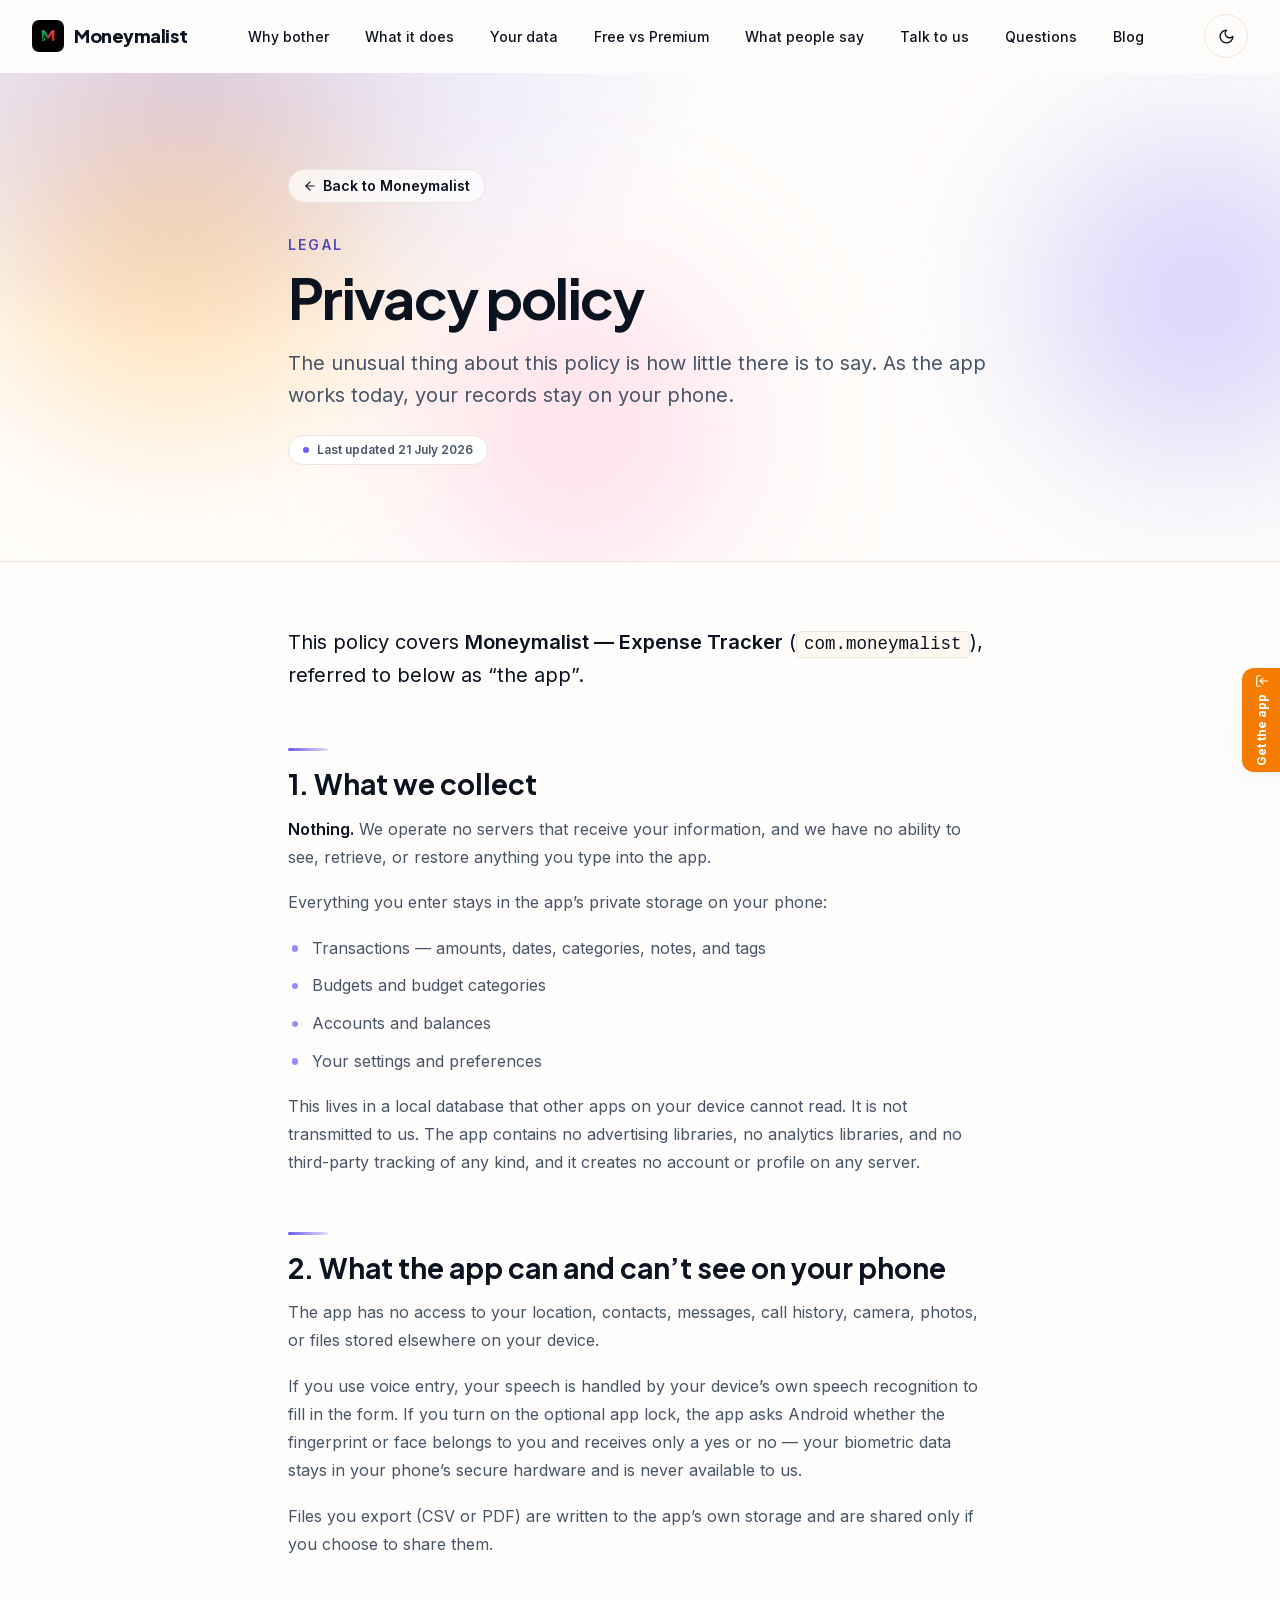
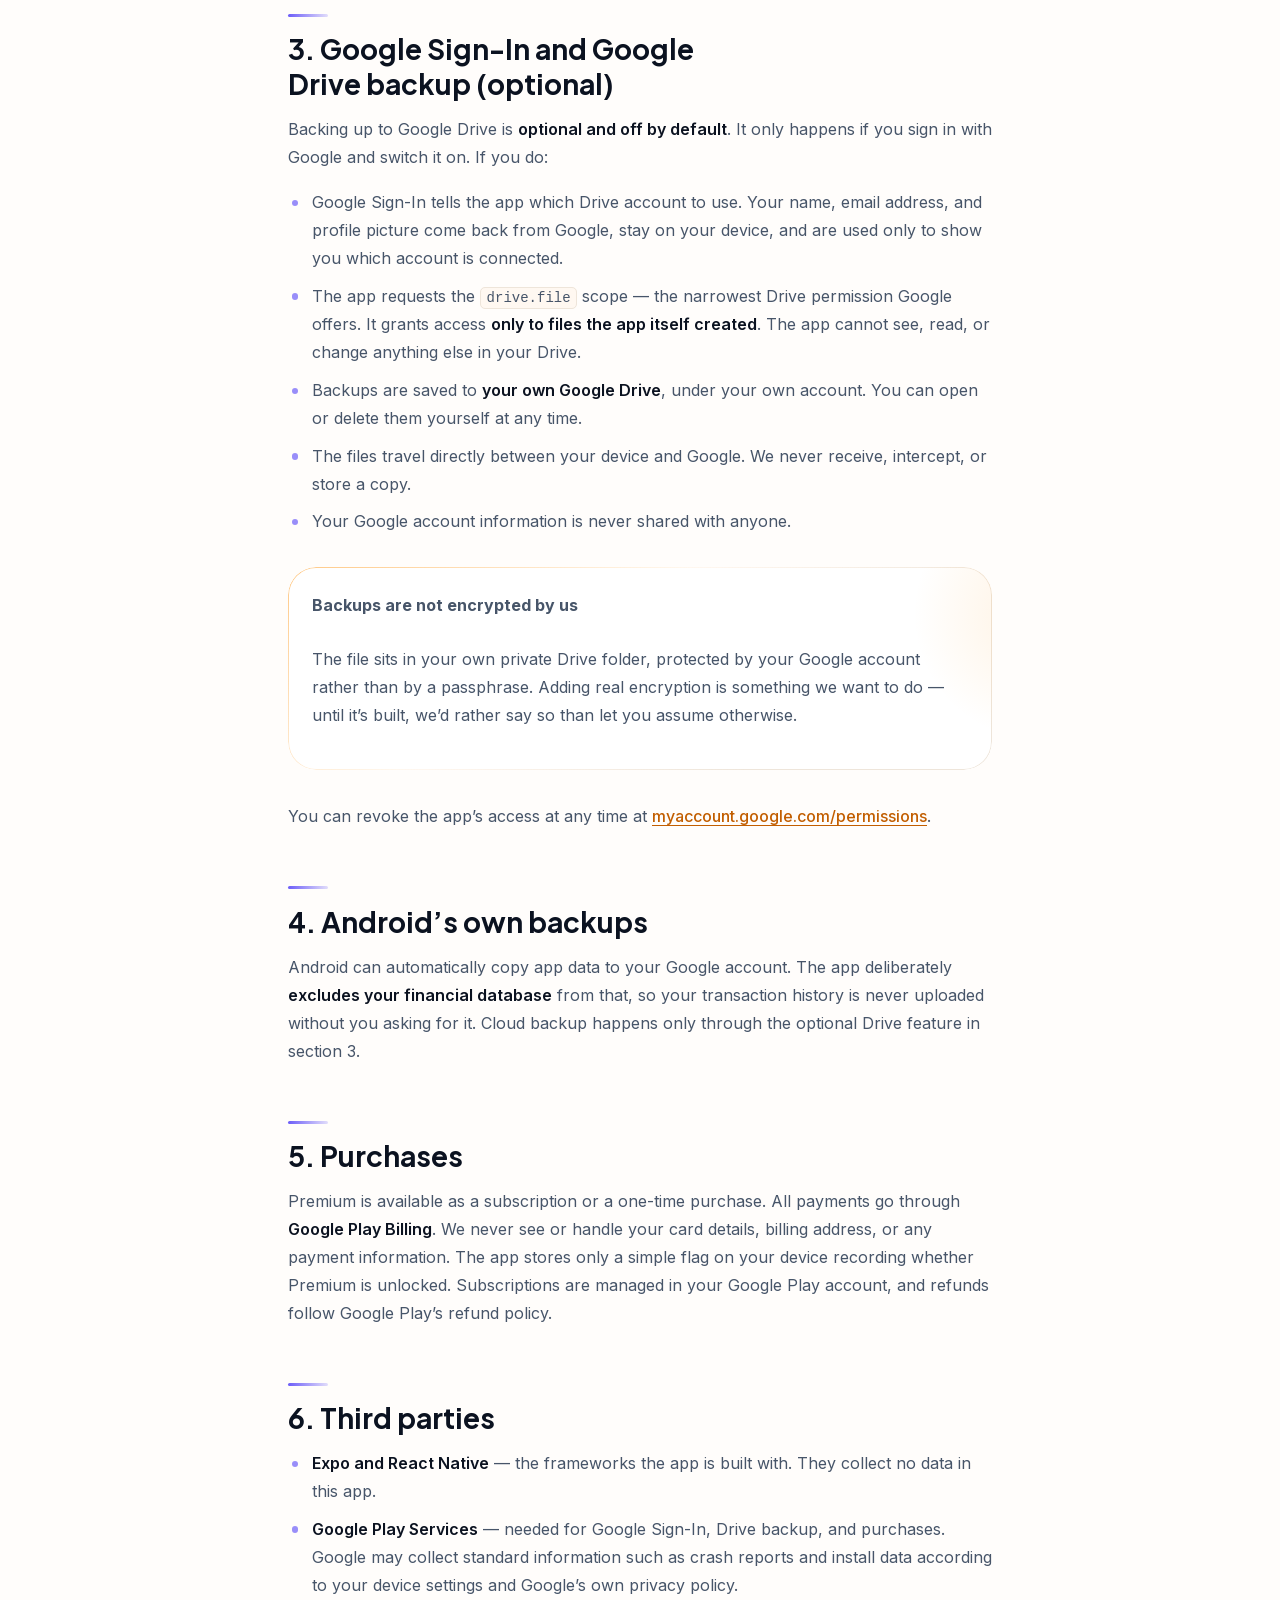
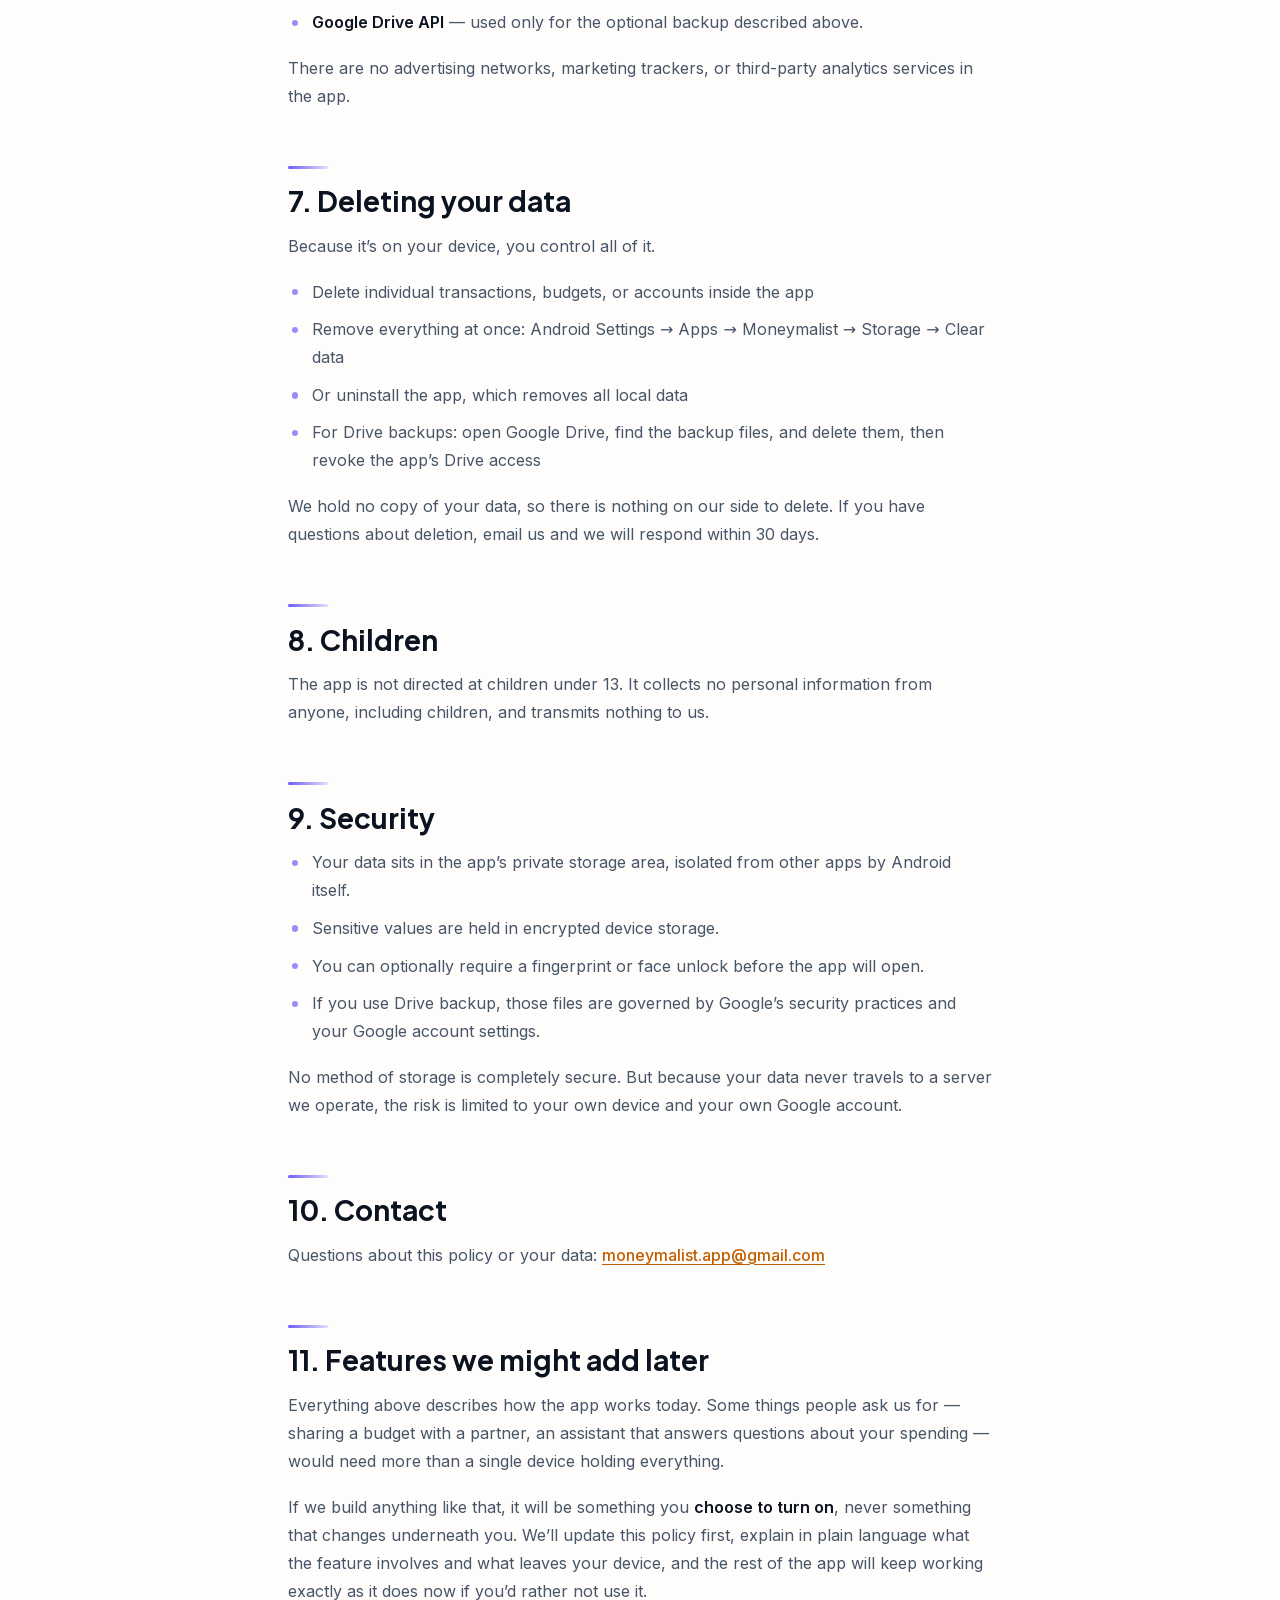
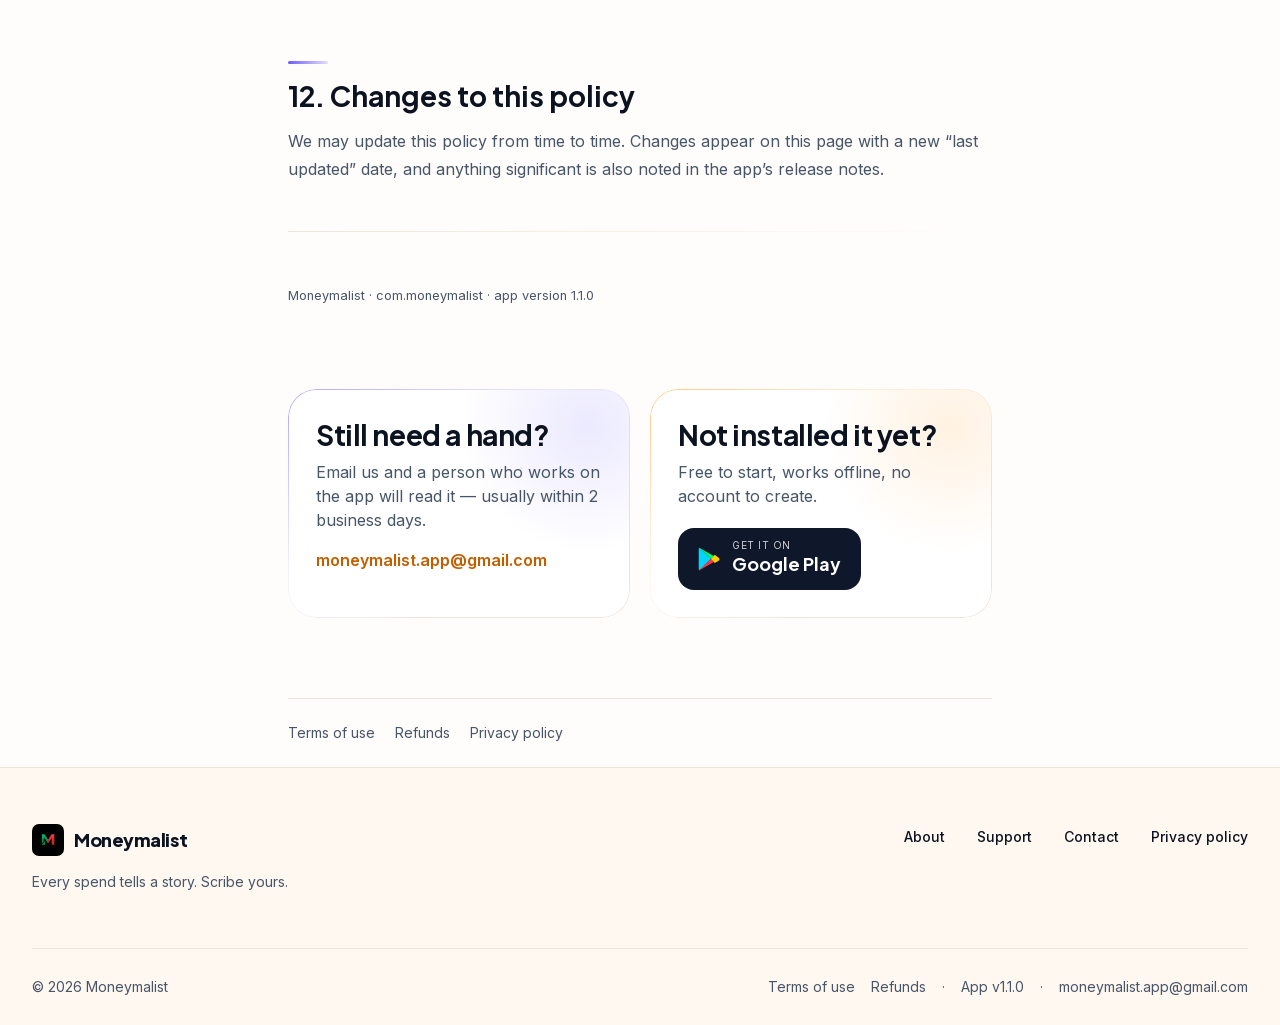
<file: privacy-policy/index.html>
<!DOCTYPE html><!--6IbU1buB83Dl4refRvxgi--><html lang="en" class="__variable_154f82 __variable_d0be19 __variable_fb1882"><head><meta charSet="utf-8"/><meta name="viewport" content="width=device-width, initial-scale=1"/><link rel="preload" href="/_next/static/media/3bd9a93c89179028-s.p.woff2" as="font" crossorigin="" type="font/woff2"/><link rel="preload" href="/_next/static/media/636a5ac981f94f8b-s.p.woff2" as="font" crossorigin="" type="font/woff2"/><link rel="preload" href="/_next/static/media/e4af272ccee01ff0-s.p.woff2" as="font" crossorigin="" type="font/woff2"/><link rel="preload" as="image" href="/logo.png"/><link rel="stylesheet" href="/_next/static/css/ce202d3552a6ae30.css" data-precedence="next"/><link rel="preload" as="script" fetchPriority="low" href="/_next/static/chunks/webpack-b23d268d7e7df333.js"/><script src="/_next/static/chunks/ebf0c473-91500a9b869337da.js" async=""></script><script src="/_next/static/chunks/611-5871def533a9bb43.js" async=""></script><script src="/_next/static/chunks/main-app-6f9e6adb62b50940.js" async=""></script><script src="/_next/static/chunks/579-27b3374cb3187cd2.js" async=""></script><script src="/_next/static/chunks/692-af3617498ebc904b.js" async=""></script><script src="/_next/static/chunks/app/layout-8b8d4dfad449c1dc.js" async=""></script><script src="/_next/static/chunks/app/privacy-policy/page-98528f77ea5c89d6.js" async=""></script><link rel="canonical" href="https://moneymalist.com/"/><meta name="next-size-adjust" content=""/><meta name="theme-color" media="(prefers-color-scheme: light)" content="#fffdfb"/><meta name="theme-color" media="(prefers-color-scheme: dark)" content="#0f172a"/><meta name="color-scheme" content="light dark"/><title>Privacy policy | Moneymalist</title><meta name="description" content="How Moneymalist handles your information: it doesn&#x27;t leave your device, there are no servers, no accounts, and no trackers."/><meta name="application-name" content="Moneymalist"/><link rel="author" href="https://moneymalist.com"/><meta name="author" content="Moneymalist"/><meta name="keywords" content="expense tracker,offline expense tracker,budget planner app,money manager,personal finance app,daily expense tracker,budget app,savings tracker,private finance app,expense tracker without account"/><meta name="creator" content="Moneymalist"/><meta name="publisher" content="Moneymalist"/><meta name="robots" content="index, follow"/><meta name="googlebot" content="index, follow, max-image-preview:large, max-snippet:-1"/><meta name="category" content="finance"/><meta name="google-play-app" content="app-id=com.moneymalist"/><link rel="canonical" href="https://moneymalist.com/privacy-policy/"/><meta property="og:title" content="Moneymalist — Every spend tells a story. Scribe yours."/><meta property="og:description" content="Moneymalist is a private, offline-first expense tracker and budget planner for Android. No account, no ads, no trackers — your money data never leaves your phone."/><meta property="og:url" content="https://moneymalist.com/"/><meta property="og:site_name" content="Moneymalist"/><meta property="og:locale" content="en_IN"/><meta property="og:type" content="website"/><meta name="twitter:card" content="summary_large_image"/><meta name="twitter:title" content="Moneymalist — Every spend tells a story. Scribe yours."/><meta name="twitter:description" content="Moneymalist is a private, offline-first expense tracker and budget planner for Android. No account, no ads, no trackers — your money data never leaves your phone."/><link rel="icon" href="/icon.png?9c3c5aa9420adf1f" type="image/png" sizes="512x512"/><link rel="apple-touch-icon" href="/apple-icon.png?6b50628db2db3e1d" type="image/png" sizes="180x180"/><script>(function(){try{var d=document.documentElement;d.classList.add('js');var t=localStorage.getItem('mm-theme');if(t!=='dark'&&t!=='light'){t=window.matchMedia('(prefers-color-scheme: dark)').matches?'dark':'light';}d.setAttribute('data-theme',t);}catch(e){}})();</script><script src="/_next/static/chunks/polyfills-42372ed130431b0a.js" noModule=""></script></head><body><div hidden=""><!--$--><!--/$--></div><a href="#main" class="sr-only focus:not-sr-only focus:fixed focus:left-4 focus:top-4 focus:z-[100] focus:rounded-full focus:bg-ember-700 focus:px-5 focus:py-3 focus:text-sm focus:font-semibold focus:text-white">Skip to content</a><header class="sticky top-0 z-50 transition-all duration-300 border-b border-transparent translate-y-0"><div class="mx-auto w-full px-5 sm:px-8 max-w-7xl"><div class="flex h-16 md:h-18 items-center justify-between gap-4 py-2 md:py-3"><a class="rounded-lg" aria-label="Moneymalist home" href="/"><span class="flex items-center gap-2.5"><img alt="" width="32" height="32" decoding="async" data-nimg="1" class="shrink-0 rounded-[22%] hidden sm:block" style="color:transparent" src="/logo.png"/><span class="font-[family-name:var(--font-display)] text-lg font-extrabold tracking-tight">Moneymalist</span></span></a><nav aria-label="Sections of this page" class="hidden lg:block"><ul class="flex items-center gap-1"><li><a class="rounded-full px-4 py-2 text-sm font-medium transition-colors hover:bg-ember-50 hover:text-ember-800 dark:hover:bg-night-elevated dark:hover:text-ember-300" href="/#why">Why bother</a></li><li><a class="rounded-full px-4 py-2 text-sm font-medium transition-colors hover:bg-ember-50 hover:text-ember-800 dark:hover:bg-night-elevated dark:hover:text-ember-300" href="/#features">What it does</a></li><li><a class="rounded-full px-4 py-2 text-sm font-medium transition-colors hover:bg-ember-50 hover:text-ember-800 dark:hover:bg-night-elevated dark:hover:text-ember-300" href="/#privacy">Your data</a></li><li><a class="rounded-full px-4 py-2 text-sm font-medium transition-colors hover:bg-ember-50 hover:text-ember-800 dark:hover:bg-night-elevated dark:hover:text-ember-300" href="/#premium">Free vs Premium</a></li><li><a class="rounded-full px-4 py-2 text-sm font-medium transition-colors hover:bg-ember-50 hover:text-ember-800 dark:hover:bg-night-elevated dark:hover:text-ember-300" href="/#reviews">What people say</a></li><li><a class="rounded-full px-4 py-2 text-sm font-medium transition-colors hover:bg-ember-50 hover:text-ember-800 dark:hover:bg-night-elevated dark:hover:text-ember-300" href="/#feedback">Talk to us</a></li><li><a class="rounded-full px-4 py-2 text-sm font-medium transition-colors hover:bg-ember-50 hover:text-ember-800 dark:hover:bg-night-elevated dark:hover:text-ember-300" href="/#faq">Questions</a></li><li><a class="rounded-full px-4 py-2 text-sm font-medium transition-colors hover:bg-ember-50 hover:text-ember-800 dark:hover:bg-night-elevated dark:hover:text-ember-300" href="/blog/">Blog</a></li></ul></nav><div class="flex items-center gap-2"><button type="button" aria-label="Switch to dark theme" class="grid h-10 w-10 md:h-11 md:w-11 place-items-center rounded-full border border-[var(--hairline)] transition-colors hover:bg-ember-50 dark:hover:bg-night-elevated"><svg xmlns="http://www.w3.org/2000/svg" width="17" height="17" viewBox="0 0 24 24" fill="none" stroke="currentColor" stroke-width="2" stroke-linecap="round" stroke-linejoin="round" class="lucide lucide-moon" aria-hidden="true"><path d="M12 3a6 6 0 0 0 9 9 9 9 0 1 1-9-9Z"></path></svg></button><button type="button" aria-expanded="false" aria-controls="mobile-nav" aria-label="Open menu" class="grid h-10 w-10 md:h-11 md:w-11 place-items-center rounded-full border border-[var(--hairline)] lg:hidden"><svg xmlns="http://www.w3.org/2000/svg" width="18" height="18" viewBox="0 0 24 24" fill="none" stroke="currentColor" stroke-width="2" stroke-linecap="round" stroke-linejoin="round" class="lucide lucide-menu" aria-hidden="true"><line x1="4" x2="20" y1="12" y2="12"></line><line x1="4" x2="20" y1="6" y2="6"></line><line x1="4" x2="20" y1="18" y2="18"></line></svg></button></div></div></div></header><div class="fixed right-0 bottom-32 z-40 translate-x-[2px]"><a class="flex items-center gap-1.5 rounded-l-xl bg-ember-600 py-3 px-1.5 text-xs font-bold text-white shadow-lift transition-transform hover:-translate-x-1 hover:bg-ember-500" style="writing-mode:vertical-rl;text-orientation:mixed" target="_blank" rel="noopener noreferrer" href="https://play.google.com/store/apps/details?id=com.moneymalist&amp;referrer=utm_source%3Dmoneymalist.com%26utm_medium%3Dwebsite%26utm_campaign%3Dfloating_cta"><span class="rotate-180 flex items-center gap-1.5"><span>Get the app</span><svg xmlns="http://www.w3.org/2000/svg" width="14" height="14" viewBox="0 0 24 24" fill="none" stroke="currentColor" stroke-width="2" stroke-linecap="round" stroke-linejoin="round" class="lucide lucide-download -rotate-90"><path d="M21 15v4a2 2 0 0 1-2 2H5a2 2 0 0 1-2-2v-4"></path><polyline points="7 10 12 15 17 10"></polyline><line x1="12" x2="12" y1="15" y2="3"></line></svg></span></a></div><button aria-label="Scroll to top" class="fixed bottom-6 right-6 z-40 flex h-12 w-12 items-center justify-center rounded-full bg-[var(--card)] text-[var(--fg)] shadow-lift border border-[var(--hairline)] transition-all duration-300 hover:-translate-y-1 hover:bg-[var(--bg-soft)] focus:outline-none focus:ring-2 focus:ring-ember-500 translate-y-10 opacity-0 pointer-events-none"><svg xmlns="http://www.w3.org/2000/svg" width="22" height="22" viewBox="0 0 24 24" fill="none" stroke="currentColor" stroke-width="2.5" stroke-linecap="round" stroke-linejoin="round" class="lucide lucide-arrow-up"><path d="m5 12 7-7 7 7"></path><path d="M12 19V5"></path></svg></button><main id="main"><div style="--accent:var(--color-ink-500)"><header class="relative overflow-hidden border-b border-[var(--hairline)] py-16 sm:py-24"><div aria-hidden="true" class="pointer-events-none absolute inset-0 -z-10 overflow-hidden"><span class="absolute -left-[10%] -top-[30%] h-[38rem] w-[38rem] rounded-full bg-[radial-gradient(circle,rgba(255,183,77,0.55),transparent_65%)] blur-3xl [animation:mm-drift_28s_ease-in-out_infinite]"></span><span class="absolute -right-[15%] top-[-10%] h-[34rem] w-[34rem] rounded-full bg-[radial-gradient(circle,rgba(109,94,248,0.32),transparent_65%)] blur-3xl [animation:mm-drift_34s_ease-in-out_infinite_reverse]"></span><span class="absolute bottom-[-25%] left-[25%] h-[32rem] w-[32rem] rounded-full bg-[radial-gradient(circle,rgba(255,123,172,0.28),transparent_65%)] blur-3xl [animation:mm-drift_40s_ease-in-out_infinite]"></span></div><span aria-hidden="true" class="pointer-events-none absolute inset-0 -z-10 bg-[radial-gradient(60%_80%_at_15%_0%,color-mix(in_oklab,var(--accent)_22%,transparent),transparent_70%)]"></span><div class="mx-auto w-full px-5 sm:px-8 max-w-3xl"><a class="inline-flex items-center gap-1.5 rounded-full border border-[var(--hairline)] bg-[var(--card)]/70 px-3.5 py-1.5 text-sm font-semibold backdrop-blur transition-colors hover:border-[color-mix(in_oklab,var(--accent)_45%,transparent)]" href="/"><svg xmlns="http://www.w3.org/2000/svg" width="14" height="14" viewBox="0 0 24 24" fill="none" stroke="currentColor" stroke-width="2" stroke-linecap="round" stroke-linejoin="round" class="lucide lucide-arrow-left" aria-hidden="true"><path d="m12 19-7-7 7-7"></path><path d="M19 12H5"></path></svg>Back to Moneymalist</a><p class="mt-8 text-sm font-semibold uppercase tracking-[0.16em]" style="color:color-mix(in oklab, var(--accent) 72%, var(--fg))">Legal</p><h1 class="text-h1 mt-3">Privacy policy</h1><p class="mt-5 text-lead text-[var(--fg-muted)]">The unusual thing about this policy is how little there is to say. As the app works today, your records stay on your phone.</p><p class="mt-6 inline-flex items-center gap-2 rounded-full border border-[var(--hairline)] bg-[var(--card)] px-3.5 py-1.5 text-xs font-semibold text-[var(--fg-muted)]"><span aria-hidden="true" class="h-1.5 w-1.5 rounded-full" style="background:var(--accent)"></span>Last updated <!-- -->21 July 2026</p></div></header><div class="mx-auto w-full px-5 sm:px-8 max-w-3xl"><div class="prose-page py-16"><p>This policy covers <strong>Moneymalist — Expense Tracker</strong> (<code>com.moneymalist</code>), referred to below as “the app”.</p><h2>1. What we collect</h2><p><strong>Nothing.</strong> We operate no servers that receive your information, and we have no ability to see, retrieve, or restore anything you type into the app.</p><p>Everything you enter stays in the app’s private storage on your phone:</p><ul><li>Transactions — amounts, dates, categories, notes, and tags</li><li>Budgets and budget categories</li><li>Accounts and balances</li><li>Your settings and preferences</li></ul><p>This lives in a local database that other apps on your device cannot read. It is not transmitted to us. The app contains no advertising libraries, no analytics libraries, and no third-party tracking of any kind, and it creates no account or profile on any server.</p><h2>2. What the app can and can’t see on your phone</h2><p>The app has no access to your location, contacts, messages, call history, camera, photos, or files stored elsewhere on your device.</p><p>If you use voice entry, your speech is handled by your device’s own speech recognition to fill in the form. If you turn on the optional app lock, the app asks Android whether the fingerprint or face belongs to you and receives only a yes or no — your biometric data stays in your phone’s secure hardware and is never available to us.</p><p>Files you export (CSV or PDF) are written to the app’s own storage and are shared only if you choose to share them.</p><h2>3. Google Sign-In and Google Drive backup (optional)</h2><p>Backing up to Google Drive is <strong>optional and off by default</strong>. It only happens if you sign in with Google and switch it on. If you do:</p><ul><li>Google Sign-In tells the app which Drive account to use. Your name, email address, and profile picture come back from Google, stay on your device, and are used only to show you which account is connected.</li><li>The app requests the <code>drive.file</code> scope — the narrowest Drive permission Google offers. It grants access <strong>only to files the app itself created</strong>. The app cannot see, read, or change anything else in your Drive.</li><li>Backups are saved to <strong>your own Google Drive</strong>, under your own account. You can open or delete them yourself at any time.</li><li>The files travel directly between your device and Google. We never receive, intercept, or store a copy.</li><li>Your Google account information is never shared with anyone.</li></ul><div class="not-prose my-8"><div class="card-modern p-6" style="--accent:var(--color-ember-500)"><div class="relative z-10 flex h-full flex-col"><p class="font-bold">Backups are not encrypted by us</p><div class="mt-2 text-[var(--fg-muted)] [&amp;&gt;p+p]:mt-3"><p>The file sits in your own private Drive folder, protected by your Google account rather than by a passphrase. Adding real encryption is something we want to do — until it’s built, we’d rather say so than let you assume otherwise.</p></div></div></div></div><p>You can revoke the app’s access at any time at<!-- --> <a href="https://myaccount.google.com/permissions" target="_blank" rel="noopener noreferrer">myaccount.google.com/permissions</a>.</p><h2>4. Android’s own backups</h2><p>Android can automatically copy app data to your Google account. The app deliberately<strong> excludes your financial database</strong> from that, so your transaction history is never uploaded without you asking for it. Cloud backup happens only through the optional Drive feature in section 3.</p><h2>5. Purchases</h2><p>Premium is available as a subscription or a one-time purchase. All payments go through<!-- --> <strong>Google Play Billing</strong>. We never see or handle your card details, billing address, or any payment information. The app stores only a simple flag on your device recording whether Premium is unlocked. Subscriptions are managed in your Google Play account, and refunds follow Google Play’s refund policy.</p><h2>6. Third parties</h2><ul><li><strong>Expo and React Native</strong> — the frameworks the app is built with. They collect no data in this app.</li><li><strong>Google Play Services</strong> — needed for Google Sign-In, Drive backup, and purchases. Google may collect standard information such as crash reports and install data according to your device settings and Google’s own privacy policy.</li><li><strong>Google Drive API</strong> — used only for the optional backup described above.</li></ul><p>There are no advertising networks, marketing trackers, or third-party analytics services in the app.</p><h2>7. Deleting your data</h2><p>Because it’s on your device, you control all of it.</p><ul><li>Delete individual transactions, budgets, or accounts inside the app</li><li>Remove everything at once: Android Settings → Apps → Moneymalist → Storage → Clear data</li><li>Or uninstall the app, which removes all local data</li><li>For Drive backups: open Google Drive, find the backup files, and delete them, then revoke the app’s Drive access</li></ul><p>We hold no copy of your data, so there is nothing on our side to delete. If you have questions about deletion, email us and we will respond within 30 days.</p><h2>8. Children</h2><p>The app is not directed at children under 13. It collects no personal information from anyone, including children, and transmits nothing to us.</p><h2>9. Security</h2><ul><li>Your data sits in the app’s private storage area, isolated from other apps by Android itself.</li><li>Sensitive values are held in encrypted device storage.</li><li>You can optionally require a fingerprint or face unlock before the app will open.</li><li>If you use Drive backup, those files are governed by Google’s security practices and your Google account settings.</li></ul><p>No method of storage is completely secure. But because your data never travels to a server we operate, the risk is limited to your own device and your own Google account.</p><h2>10. Contact</h2><p>Questions about this policy or your data:<!-- --> <a href="mailto:moneymalist.app@gmail.com">moneymalist.app@gmail.com</a></p><h2>11. Features we might add later</h2><p>Everything above describes how the app works today. Some things people ask us for — sharing a budget with a partner, an assistant that answers questions about your spending — would need more than a single device holding everything.</p><p>If we build anything like that, it will be something you <strong>choose to turn on</strong>, never something that changes underneath you. We’ll update this policy first, explain in plain language what the feature involves and what leaves your device, and the rest of the app will keep working exactly as it does now if you’d rather not use it.</p><h2>12. Changes to this policy</h2><p>We may update this policy from time to time. Changes appear on this page with a new “last updated” date, and anything significant is also noted in the app’s release notes.</p><hr/><p><small>Moneymalist<!-- --> · <!-- -->com.moneymalist<!-- --> · app version <!-- -->1.1.0</small></p></div></div><div class="mx-auto w-full px-5 sm:px-8 max-w-3xl"><div class="grid gap-5 pb-20 md:grid-cols-2"><div class="reveal"><div class="card-modern card-sheen h-full p-7" style="--accent:var(--color-ink-500)"><span class="sheen" aria-hidden="true"></span><div class="relative z-10 flex h-full flex-col"><h2 class="text-h3">Still need a hand?</h2><p class="mt-2 text-[var(--fg-muted)]">Email us and a person who works on the app will read it — usually<!-- --> <!-- -->within 2 business days<!-- -->.</p><a href="mailto:moneymalist.app@gmail.com" class="mt-4 w-fit font-semibold text-ember-700 hover:underline dark:text-ember-300">moneymalist.app@gmail.com</a></div></div></div><div class="reveal" style="transition-delay:100ms"><div class="card-modern card-sheen h-full p-7" style="--accent:var(--color-ember-500)"><span class="sheen" aria-hidden="true"></span><div class="relative z-10 flex h-full flex-col"><h2 class="text-h3">Not installed it yet?</h2><p class="mt-2 text-[var(--fg-muted)]">Free to start, works offline, no account to create.</p><div class="mt-auto pt-5"><a href="https://play.google.com/store/apps/details?id=com.moneymalist&amp;referrer=utm_source%3Dmoneymalist.com%26utm_medium%3Dwebsite%26utm_campaign%3Dsupporting-page" target="_blank" rel="noopener noreferrer" aria-label="Get Moneymalist on Google Play (opens the Play Store in a new tab)" class="inline-flex w-fit items-center gap-3 rounded-2xl bg-night px-5 py-3 text-white transition-transform duration-200 hover:-translate-y-0.5 motion-reduce:hover:translate-y-0 dark:bg-white dark:text-night "><svg viewBox="0 0 24 26" width="22" height="24" aria-hidden="true" class="shrink-0"><path d="M1.4 0.6A1.9 1.9 0 0 0 .8 2v22a1.9 1.9 0 0 0 .6 1.4L13.9 13Z" fill="#00D4FF"></path><path d="m18.3 8.4-3.3 3.3-1.1 1.3 4.4 4.4 4.2-2.4c1.3-.7 1.3-2.8 0-3.5Z" fill="#FFCE00"></path><path d="m1.4 25.4 12.5-12.4 3.3 3.3-14.2 8.1a1.8 1.8 0 0 1-1.6 1Z" fill="#FF3A44"></path><path d="M1.4.6 17.2 9.6l-3.3 3.4Z" fill="#00F076"></path></svg><span class="flex flex-col leading-none"><span class="text-[0.625rem] uppercase tracking-wider opacity-80">Get it on</span><span class="font-[family-name:var(--font-display)] text-lg font-bold">Google Play</span></span></a></div></div></div></div></div><nav aria-label="Legal" class="flex flex-wrap gap-x-5 gap-y-2 border-t border-[var(--hairline)] py-6 text-sm text-[var(--fg-muted)]"><a class="hover:text-ember-700" href="/terms/">Terms of use</a><a class="hover:text-ember-700" href="/refunds/">Refunds</a><a class="hover:text-ember-700" href="/privacy-policy/">Privacy policy</a></nav></div></div><!--$--><!--/$--></main><footer class="border-t border-[var(--hairline)] bg-[var(--bg-soft)]"><div class="mx-auto w-full px-5 sm:px-8 max-w-7xl"><div class="flex flex-col gap-6 md:gap-10 py-8 md:py-14 md:flex-row md:items-start md:justify-between"><div class="flex max-w-sm flex-col gap-4"><a class="w-fit rounded-lg" href="/"><span class="flex items-center gap-2.5"><img alt="" loading="lazy" width="32" height="32" decoding="async" data-nimg="1" class="shrink-0 rounded-[22%]" style="color:transparent" src="/logo.png"/><span class="font-[family-name:var(--font-display)] text-lg font-extrabold tracking-tight">Moneymalist</span></span></a><p class="text-sm text-[var(--fg-muted)]">Every spend tells a story. Scribe yours.</p></div><nav aria-label="Footer"><ul class="flex flex-wrap gap-x-4 gap-y-3 md:gap-x-8"><li><a class="text-xs font-medium transition-colors hover:text-ember-700 md:text-sm" href="/about/">About</a></li><li><a class="text-xs font-medium transition-colors hover:text-ember-700 md:text-sm" href="/support/">Support</a></li><li><a class="text-xs font-medium transition-colors hover:text-ember-700 md:text-sm" href="/contact/">Contact</a></li><li><a class="text-xs font-medium transition-colors hover:text-ember-700 md:text-sm" href="/privacy-policy/">Privacy policy</a></li></ul></nav></div><div class="flex flex-col gap-3 border-t border-[var(--hairline)] py-7 text-xs text-[var(--fg-muted)] sm:flex-row sm:items-center sm:justify-between md:text-sm"><p>© <!-- -->2026<!-- --> <!-- -->Moneymalist</p><p class="flex flex-wrap items-center gap-x-4 gap-y-1"><a class="hover:text-ember-700" href="/terms/">Terms of use</a><a class="hover:text-ember-700" href="/refunds/">Refunds</a><span aria-hidden="true">·</span><span>App v<!-- -->1.1.0</span><span aria-hidden="true">·</span><a href="mailto:moneymalist.app@gmail.com" class="hover:text-ember-700">moneymalist.app@gmail.com</a></p></div></div></footer><script src="/_next/static/chunks/webpack-b23d268d7e7df333.js" id="_R_" async=""></script><script>(self.__next_f=self.__next_f||[]).push([0])</script><script>self.__next_f.push([1,"1:\"$Sreact.fragment\"\n2:I[8822,[\"579\",\"static/chunks/579-27b3374cb3187cd2.js\",\"692\",\"static/chunks/692-af3617498ebc904b.js\",\"177\",\"static/chunks/app/layout-8b8d4dfad449c1dc.js\"],\"Header\"]\n3:I[7579,[\"579\",\"static/chunks/579-27b3374cb3187cd2.js\",\"902\",\"static/chunks/app/privacy-policy/page-98528f77ea5c89d6.js\"],\"\"]\n4:I[4923,[\"579\",\"static/chunks/579-27b3374cb3187cd2.js\",\"692\",\"static/chunks/692-af3617498ebc904b.js\",\"177\",\"static/chunks/app/layout-8b8d4dfad449c1dc.js\"],\"ScrollToTop\"]\n5:I[4598,[],\"\"]\n6:I[5292,[],\"\"]\nf:I[5998,[],\"\"]\n:HL[\"/_next/static/media/3bd9a93c89179028-s.p.woff2\",\"font\",{\"crossOrigin\":\"\",\"type\":\"font/woff2\"}]\n:HL[\"/_next/static/media/636a5ac981f94f8b-s.p.woff2\",\"font\",{\"crossOrigin\":\"\",\"type\":\"font/woff2\"}]\n:HL[\"/_next/static/media/e4af272ccee01ff0-s.p.woff2\",\"font\",{\"crossOrigin\":\"\",\"type\":\"font/woff2\"}]\n:HL[\"/_next/static/css/ce202d3552a6ae30.css\",\"style\"]\n"])</script><script>self.__next_f.push([1,"0:{\"P\":null,\"b\":\"6IbU1buB83Dl4refRvxgi\",\"p\":\"\",\"c\":[\"\",\"privacy-policy\",\"\"],\"i\":false,\"f\":[[[\"\",{\"children\":[\"privacy-policy\",{\"children\":[\"__PAGE__\",{}]}]},\"$undefined\",\"$undefined\",true],[\"\",[\"$\",\"$1\",\"c\",{\"children\":[[[\"$\",\"link\",\"0\",{\"rel\":\"stylesheet\",\"href\":\"/_next/static/css/ce202d3552a6ae30.css\",\"precedence\":\"next\",\"crossOrigin\":\"$undefined\",\"nonce\":\"$undefined\"}]],[\"$\",\"html\",null,{\"lang\":\"en\",\"className\":\"__variable_154f82 __variable_d0be19 __variable_fb1882\",\"suppressHydrationWarning\":true,\"children\":[[\"$\",\"head\",null,{\"children\":[[\"$\",\"script\",null,{\"dangerouslySetInnerHTML\":{\"__html\":\"(function(){try{var d=document.documentElement;d.classList.add('js');var t=localStorage.getItem('mm-theme');if(t!=='dark'\u0026\u0026t!=='light'){t=window.matchMedia('(prefers-color-scheme: dark)').matches?'dark':'light';}d.setAttribute('data-theme',t);}catch(e){}})();\"}}],[\"$\",\"link\",null,{\"rel\":\"canonical\",\"href\":\"https://moneymalist.com/\"}]]}],[\"$\",\"body\",null,{\"children\":[[\"$\",\"a\",null,{\"href\":\"#main\",\"className\":\"sr-only focus:not-sr-only focus:fixed focus:left-4 focus:top-4 focus:z-[100] focus:rounded-full focus:bg-ember-700 focus:px-5 focus:py-3 focus:text-sm focus:font-semibold focus:text-white\",\"children\":\"Skip to content\"}],null,[\"$\",\"$L2\",null,{}],[\"$\",\"div\",null,{\"className\":\"fixed right-0 bottom-32 z-40 translate-x-[2px]\",\"children\":[\"$\",\"$L3\",null,{\"href\":\"https://play.google.com/store/apps/details?id=com.moneymalist\u0026referrer=utm_source%3Dmoneymalist.com%26utm_medium%3Dwebsite%26utm_campaign%3Dfloating_cta\",\"className\":\"flex items-center gap-1.5 rounded-l-xl bg-ember-600 py-3 px-1.5 text-xs font-bold text-white shadow-lift transition-transform hover:-translate-x-1 hover:bg-ember-500\",\"style\":{\"writingMode\":\"vertical-rl\",\"textOrientation\":\"mixed\"},\"target\":\"_blank\",\"rel\":\"noopener noreferrer\",\"children\":[\"$\",\"span\",null,{\"className\":\"rotate-180 flex items-center gap-1.5\",\"children\":[[\"$\",\"span\",null,{\"children\":\"Get the app\"}],[\"$\",\"svg\",null,{\"ref\":\"$undefined\",\"xmlns\":\"http://www.w3.org/2000/svg\",\"width\":14,\"height\":14,\"viewBox\":\"0 0 24 24\",\"fill\":\"none\",\"stroke\":\"currentColor\",\"strokeWidth\":2,\"strokeLinecap\":\"round\",\"strokeLinejoin\":\"round\",\"className\":\"lucide lucide-download -rotate-90\",\"children\":[[\"$\",\"path\",\"ih7n3h\",{\"d\":\"M21 15v4a2 2 0 0 1-2 2H5a2 2 0 0 1-2-2v-4\"}],[\"$\",\"polyline\",\"2ggqvy\",{\"points\":\"7 10 12 15 17 10\"}],[\"$\",\"line\",\"1vk2je\",{\"x1\":\"12\",\"x2\":\"12\",\"y1\":\"15\",\"y2\":\"3\"}],\"$undefined\"]}]]}]}]}],[\"$\",\"$L4\",null,{}],[\"$\",\"main\",null,{\"id\":\"main\",\"children\":[\"$\",\"$L5\",null,{\"parallelRouterKey\":\"children\",\"error\":\"$undefined\",\"errorStyles\":\"$undefined\",\"errorScripts\":\"$undefined\",\"template\":[\"$\",\"$L6\",null,{}],\"templateStyles\":\"$undefined\",\"templateScripts\":\"$undefined\",\"notFound\":[[[\"$\",\"title\",null,{\"children\":\"404: This page could not be found.\"}],[\"$\",\"div\",null,{\"style\":{\"fontFamily\":\"system-ui,\\\"Segoe UI\\\",Roboto,Helvetica,Arial,sans-serif,\\\"Apple Color Emoji\\\",\\\"Segoe UI Emoji\\\"\",\"height\":\"100vh\",\"textAlign\":\"center\",\"display\":\"flex\",\"flexDirection\":\"column\",\"alignItems\":\"center\",\"justifyContent\":\"center\"},\"children\":[\"$\",\"div\",null,{\"children\":[[\"$\",\"style\",null,{\"dangerouslySetInnerHTML\":{\"__html\":\"body{color:#000;background:#fff;margin:0}.next-error-h1{border-right:1px solid rgba(0,0,0,.3)}@media (prefers-color-scheme:dark){body{color:#fff;background:#000}.next-error-h1{border-right:1px solid rgba(255,255,255,.3)}}\"}}],[\"$\",\"h1\",null,{\"className\":\"next-error-h1\",\"style\":{\"display\":\"inline-block\",\"margin\":\"0 20px 0 0\",\"padding\":\"0 23px 0 0\",\"fontSize\":24,\"fontWeight\":500,\"verticalAlign\":\"top\",\"lineHeight\":\"49px\"},\"children\":404}],[\"$\",\"div\",null,{\"style\":{\"display\":\"inline-block\"},\"children\":[\"$\",\"h2\",null,{\"style\":{\"fontSize\":14,\"fontWeight\":400,\"lineHeight\":\"49px\",\"margin\":0},\"children\":\"This page could not be found.\"}]}]]}]}]],[]],\"forbidden\":\"$undefined\",\"unauthorized\":\"$undefined\"}]}],[\"$\",\"footer\",null,{\"className\":\"border-t border-[var(--hairline)] bg-[var(--bg-soft)]\",\"children\":[\"$\",\"div\",null,{\"className\":\"mx-auto w-full px-5 sm:px-8 max-w-7xl\",\"children\":[[\"$\",\"div\",null,{\"className\":\"flex flex-col gap-6 md:gap-10 py-8 md:py-14 md:flex-row md:items-start md:justify-between\",\"children\":[[\"$\",\"div\",null,{\"className\":\"flex max-w-sm flex-col gap-4\",\"children\":[[\"$\",\"$L3\",null,{\"href\":\"/\",\"className\":\"w-fit rounded-lg\",\"children\":[\"$\",\"span\",null,{\"className\":\"flex items-center gap-2.5\",\"children\":[\"$L7\",\"$L8\"]}]}],\"$L9\"]}],\"$La\"]}],\"$Lb\"]}]}]]}]]}]]}],{\"children\":[\"privacy-policy\",\"$Lc\",{\"children\":[\"__PAGE__\",\"$Ld\",{},null,false]},null,false]},null,false],\"$Le\",false]],\"m\":\"$undefined\",\"G\":[\"$f\",[]],\"s\":false,\"S\":true}\n"])</script><script>self.__next_f.push([1,"10:I[8028,[\"579\",\"static/chunks/579-27b3374cb3187cd2.js\",\"692\",\"static/chunks/692-af3617498ebc904b.js\",\"177\",\"static/chunks/app/layout-8b8d4dfad449c1dc.js\"],\"Image\"]\n35:I[1215,[],\"ViewportBoundary\"]\n37:I[1215,[],\"MetadataBoundary\"]\n38:\"$Sreact.suspense\"\n7:[\"$\",\"$L10\",null,{\"src\":\"/logo.png\",\"alt\":\"\",\"width\":32,\"height\":32,\"priority\":false,\"className\":\"shrink-0 rounded-[22%]\"}]\n8:[\"$\",\"span\",null,{\"className\":\"font-[family-name:var(--font-display)] text-lg font-extrabold tracking-tight\",\"children\":\"Moneymalist\"}]\n9:[\"$\",\"p\",null,{\"className\":\"text-sm text-[var(--fg-muted)]\",\"children\":\"Every spend tells a story. Scribe yours.\"}]\n"])</script><script>self.__next_f.push([1,"a:[\"$\",\"nav\",null,{\"aria-label\":\"Footer\",\"children\":[\"$\",\"ul\",null,{\"className\":\"flex flex-wrap gap-x-4 gap-y-3 md:gap-x-8\",\"children\":[[\"$\",\"li\",\"/about/\",{\"children\":[\"$\",\"$L3\",null,{\"href\":\"/about/\",\"className\":\"text-xs font-medium transition-colors hover:text-ember-700 md:text-sm\",\"children\":\"About\"}]}],[\"$\",\"li\",\"/support/\",{\"children\":[\"$\",\"$L3\",null,{\"href\":\"/support/\",\"className\":\"text-xs font-medium transition-colors hover:text-ember-700 md:text-sm\",\"children\":\"Support\"}]}],[\"$\",\"li\",\"/contact/\",{\"children\":[\"$\",\"$L3\",null,{\"href\":\"/contact/\",\"className\":\"text-xs font-medium transition-colors hover:text-ember-700 md:text-sm\",\"children\":\"Contact\"}]}],[\"$\",\"li\",\"/privacy-policy/\",{\"children\":[\"$\",\"$L3\",null,{\"href\":\"/privacy-policy/\",\"className\":\"text-xs font-medium transition-colors hover:text-ember-700 md:text-sm\",\"children\":\"Privacy policy\"}]}]]}]}]\n"])</script><script>self.__next_f.push([1,"b:[\"$\",\"div\",null,{\"className\":\"flex flex-col gap-3 border-t border-[var(--hairline)] py-7 text-xs text-[var(--fg-muted)] sm:flex-row sm:items-center sm:justify-between md:text-sm\",\"children\":[[\"$\",\"p\",null,{\"children\":[\"© \",2026,\" \",\"Moneymalist\"]}],[\"$\",\"p\",null,{\"className\":\"flex flex-wrap items-center gap-x-4 gap-y-1\",\"children\":[[[\"$\",\"$L3\",\"/terms/\",{\"href\":\"/terms/\",\"className\":\"hover:text-ember-700\",\"children\":\"Terms of use\"}],[\"$\",\"$L3\",\"/refunds/\",{\"href\":\"/refunds/\",\"className\":\"hover:text-ember-700\",\"children\":\"Refunds\"}]],[\"$\",\"span\",null,{\"aria-hidden\":\"true\",\"children\":\"·\"}],[\"$\",\"span\",null,{\"children\":[\"App v\",\"1.1.0\"]}],[\"$\",\"span\",null,{\"aria-hidden\":\"true\",\"children\":\"·\"}],[\"$\",\"a\",null,{\"href\":\"mailto:moneymalist.app@gmail.com\",\"className\":\"hover:text-ember-700\",\"children\":\"moneymalist.app@gmail.com\"}]]}]]}]\n"])</script><script>self.__next_f.push([1,"c:[\"$\",\"$1\",\"c\",{\"children\":[null,[\"$\",\"$L5\",null,{\"parallelRouterKey\":\"children\",\"error\":\"$undefined\",\"errorStyles\":\"$undefined\",\"errorScripts\":\"$undefined\",\"template\":[\"$\",\"$L6\",null,{}],\"templateStyles\":\"$undefined\",\"templateScripts\":\"$undefined\",\"notFound\":\"$undefined\",\"forbidden\":\"$undefined\",\"unauthorized\":\"$undefined\"}]]}]\n"])</script><script>self.__next_f.push([1,"d:[\"$\",\"$1\",\"c\",{\"children\":[[\"$\",\"div\",null,{\"style\":{\"--accent\":\"var(--color-ink-500)\"},\"children\":[[\"$\",\"header\",null,{\"className\":\"relative overflow-hidden border-b border-[var(--hairline)] py-16 sm:py-24\",\"children\":[[\"$\",\"div\",null,{\"aria-hidden\":\"true\",\"className\":\"pointer-events-none absolute inset-0 -z-10 overflow-hidden\",\"children\":[[\"$\",\"span\",null,{\"className\":\"absolute -left-[10%] -top-[30%] h-[38rem] w-[38rem] rounded-full bg-[radial-gradient(circle,rgba(255,183,77,0.55),transparent_65%)] blur-3xl [animation:mm-drift_28s_ease-in-out_infinite]\"}],[\"$\",\"span\",null,{\"className\":\"absolute -right-[15%] top-[-10%] h-[34rem] w-[34rem] rounded-full bg-[radial-gradient(circle,rgba(109,94,248,0.32),transparent_65%)] blur-3xl [animation:mm-drift_34s_ease-in-out_infinite_reverse]\"}],[\"$\",\"span\",null,{\"className\":\"absolute bottom-[-25%] left-[25%] h-[32rem] w-[32rem] rounded-full bg-[radial-gradient(circle,rgba(255,123,172,0.28),transparent_65%)] blur-3xl [animation:mm-drift_40s_ease-in-out_infinite]\"}]]}],[\"$\",\"span\",null,{\"aria-hidden\":\"true\",\"className\":\"pointer-events-none absolute inset-0 -z-10 bg-[radial-gradient(60%_80%_at_15%_0%,color-mix(in_oklab,var(--accent)_22%,transparent),transparent_70%)]\"}],[\"$\",\"div\",null,{\"className\":\"mx-auto w-full px-5 sm:px-8 max-w-3xl\",\"children\":[[\"$\",\"$L3\",null,{\"href\":\"/\",\"className\":\"inline-flex items-center gap-1.5 rounded-full border border-[var(--hairline)] bg-[var(--card)]/70 px-3.5 py-1.5 text-sm font-semibold backdrop-blur transition-colors hover:border-[color-mix(in_oklab,var(--accent)_45%,transparent)]\",\"children\":[[\"$\",\"svg\",null,{\"ref\":\"$undefined\",\"xmlns\":\"http://www.w3.org/2000/svg\",\"width\":14,\"height\":14,\"viewBox\":\"0 0 24 24\",\"fill\":\"none\",\"stroke\":\"currentColor\",\"strokeWidth\":2,\"strokeLinecap\":\"round\",\"strokeLinejoin\":\"round\",\"className\":\"lucide lucide-arrow-left\",\"aria-hidden\":\"true\",\"children\":[[\"$\",\"path\",\"1l729n\",{\"d\":\"m12 19-7-7 7-7\"}],[\"$\",\"path\",\"x3x0zl\",{\"d\":\"M19 12H5\"}],\"$undefined\"]}],\"Back to Moneymalist\"]}],[\"$\",\"p\",null,{\"className\":\"mt-8 text-sm font-semibold uppercase tracking-[0.16em]\",\"style\":{\"color\":\"color-mix(in oklab, var(--accent) 72%, var(--fg))\"},\"children\":\"Legal\"}],[\"$\",\"h1\",null,{\"className\":\"text-h1 mt-3\",\"children\":\"Privacy policy\"}],[\"$\",\"p\",null,{\"className\":\"mt-5 text-lead text-[var(--fg-muted)]\",\"children\":\"The unusual thing about this policy is how little there is to say. As the app works today, your records stay on your phone.\"}],[\"$\",\"p\",null,{\"className\":\"mt-6 inline-flex items-center gap-2 rounded-full border border-[var(--hairline)] bg-[var(--card)] px-3.5 py-1.5 text-xs font-semibold text-[var(--fg-muted)]\",\"children\":[[\"$\",\"span\",null,{\"aria-hidden\":\"true\",\"className\":\"h-1.5 w-1.5 rounded-full\",\"style\":{\"background\":\"var(--accent)\"}}],\"Last updated \",\"21 July 2026\"]}]]}]]}],[\"$\",\"div\",null,{\"className\":\"mx-auto w-full px-5 sm:px-8 max-w-3xl\",\"children\":[\"$\",\"div\",null,{\"className\":\"prose-page py-16\",\"children\":[[\"$\",\"p\",null,{\"children\":[\"This policy covers \",[\"$\",\"strong\",null,{\"children\":\"Moneymalist — Expense Tracker\"}],\" (\",[\"$\",\"code\",null,{\"children\":\"com.moneymalist\"}],\"), referred to below as “the app”.\"]}],[\"$\",\"h2\",null,{\"children\":\"1. What we collect\"}],[\"$\",\"p\",null,{\"children\":[[\"$\",\"strong\",null,{\"children\":\"Nothing.\"}],\" We operate no servers that receive your information, and we have no ability to see, retrieve, or restore anything you type into the app.\"]}],[\"$\",\"p\",null,{\"children\":\"Everything you enter stays in the app’s private storage on your phone:\"}],[\"$\",\"ul\",null,{\"children\":[[\"$\",\"li\",null,{\"children\":\"Transactions — amounts, dates, categories, notes, and tags\"}],[\"$\",\"li\",null,{\"children\":\"Budgets and budget categories\"}],[\"$\",\"li\",null,{\"children\":\"Accounts and balances\"}],[\"$\",\"li\",null,{\"children\":\"Your settings and preferences\"}]]}],[\"$\",\"p\",null,{\"children\":\"This lives in a local database that other apps on your device cannot read. It is not transmitted to us. The app contains no advertising libraries, no analytics libraries, and no third-party tracking of any kind, and it creates no account or profile on any server.\"}],\"$L11\",\"$L12\",\"$L13\",\"$L14\",\"$L15\",\"$L16\",\"$L17\",\"$L18\",\"$L19\",\"$L1a\",\"$L1b\",\"$L1c\",\"$L1d\",\"$L1e\",\"$L1f\",\"$L20\",\"$L21\",\"$L22\",\"$L23\",\"$L24\",\"$L25\",\"$L26\",\"$L27\",\"$L28\",\"$L29\",\"$L2a\",\"$L2b\",\"$L2c\",\"$L2d\",\"$L2e\",\"$L2f\",\"$L30\",\"$L31\",\"$L32\"]}]}],\"$L33\"]}],null,\"$L34\"]}]\n"])</script><script>self.__next_f.push([1,"e:[\"$\",\"$1\",\"h\",{\"children\":[null,[[\"$\",\"$L35\",null,{\"children\":\"$L36\"}],[\"$\",\"meta\",null,{\"name\":\"next-size-adjust\",\"content\":\"\"}]],[\"$\",\"$L37\",null,{\"children\":[\"$\",\"div\",null,{\"hidden\":true,\"children\":[\"$\",\"$38\",null,{\"fallback\":null,\"children\":\"$L39\"}]}]}]]}]\n"])</script><script>self.__next_f.push([1,"3a:I[7453,[\"579\",\"static/chunks/579-27b3374cb3187cd2.js\",\"902\",\"static/chunks/app/privacy-policy/page-98528f77ea5c89d6.js\"],\"Reveal\"]\n3b:I[1215,[],\"OutletBoundary\"]\n3d:I[206,[],\"AsyncMetadataOutlet\"]\n11:[\"$\",\"h2\",null,{\"children\":\"2. What the app can and can’t see on your phone\"}]\n12:[\"$\",\"p\",null,{\"children\":\"The app has no access to your location, contacts, messages, call history, camera, photos, or files stored elsewhere on your device.\"}]\n13:[\"$\",\"p\",null,{\"children\":\"If you use voice entry, your speech is handled by your device’s own speech recognition to fill in the form. If you turn on the optional app lock, the app asks Android whether the fingerprint or face belongs to you and receives only a yes or no — your biometric data stays in your phone’s secure hardware and is never available to us.\"}]\n14:[\"$\",\"p\",null,{\"children\":\"Files you export (CSV or PDF) are written to the app’s own storage and are shared only if you choose to share them.\"}]\n15:[\"$\",\"h2\",null,{\"children\":\"3. Google Sign-In and Google Drive backup (optional)\"}]\n16:[\"$\",\"p\",null,{\"children\":[\"Backing up to Google Drive is \",[\"$\",\"strong\",null,{\"children\":\"optional and off by default\"}],\". It only happens if you sign in with Google and switch it on. If you do:\"]}]\n"])</script><script>self.__next_f.push([1,"17:[\"$\",\"ul\",null,{\"children\":[[\"$\",\"li\",null,{\"children\":\"Google Sign-In tells the app which Drive account to use. Your name, email address, and profile picture come back from Google, stay on your device, and are used only to show you which account is connected.\"}],[\"$\",\"li\",null,{\"children\":[\"The app requests the \",[\"$\",\"code\",null,{\"children\":\"drive.file\"}],\" scope — the narrowest Drive permission Google offers. It grants access \",[\"$\",\"strong\",null,{\"children\":\"only to files the app itself created\"}],\". The app cannot see, read, or change anything else in your Drive.\"]}],[\"$\",\"li\",null,{\"children\":[\"Backups are saved to \",[\"$\",\"strong\",null,{\"children\":\"your own Google Drive\"}],\", under your own account. You can open or delete them yourself at any time.\"]}],[\"$\",\"li\",null,{\"children\":\"The files travel directly between your device and Google. We never receive, intercept, or store a copy.\"}],[\"$\",\"li\",null,{\"children\":\"Your Google account information is never shared with anyone.\"}]]}]\n"])</script><script>self.__next_f.push([1,"18:[\"$\",\"div\",null,{\"className\":\"not-prose my-8\",\"children\":[\"$\",\"div\",null,{\"className\":\"card-modern p-6\",\"style\":{\"--accent\":\"var(--color-ember-500)\"},\"children\":[null,[\"$\",\"div\",null,{\"className\":\"relative z-10 flex h-full flex-col\",\"children\":[[\"$\",\"p\",null,{\"className\":\"font-bold\",\"children\":\"Backups are not encrypted by us\"}],[\"$\",\"div\",null,{\"className\":\"mt-2 text-[var(--fg-muted)] [\u0026\u003ep+p]:mt-3\",\"children\":[\"$\",\"p\",null,{\"children\":\"The file sits in your own private Drive folder, protected by your Google account rather than by a passphrase. Adding real encryption is something we want to do — until it’s built, we’d rather say so than let you assume otherwise.\"}]}]]}]]}]}]\n"])</script><script>self.__next_f.push([1,"19:[\"$\",\"p\",null,{\"children\":[\"You can revoke the app’s access at any time at\",\" \",[\"$\",\"a\",null,{\"href\":\"https://myaccount.google.com/permissions\",\"target\":\"_blank\",\"rel\":\"noopener noreferrer\",\"children\":\"myaccount.google.com/permissions\"}],\".\"]}]\n1a:[\"$\",\"h2\",null,{\"children\":\"4. Android’s own backups\"}]\n1b:[\"$\",\"p\",null,{\"children\":[\"Android can automatically copy app data to your Google account. The app deliberately\",[\"$\",\"strong\",null,{\"children\":\" excludes your financial database\"}],\" from that, so your transaction history is never uploaded without you asking for it. Cloud backup happens only through the optional Drive feature in section 3.\"]}]\n1c:[\"$\",\"h2\",null,{\"children\":\"5. Purchases\"}]\n1d:[\"$\",\"p\",null,{\"children\":[\"Premium is available as a subscription or a one-time purchase. All payments go through\",\" \",[\"$\",\"strong\",null,{\"children\":\"Google Play Billing\"}],\". We never see or handle your card details, billing address, or any payment information. The app stores only a simple flag on your device recording whether Premium is unlocked. Subscriptions are managed in your Google Play account, and refunds follow Google Play’s refund policy.\"]}]\n1e:[\"$\",\"h2\",null,{\"children\":\"6. Third parties\"}]\n1f:[\"$\",\"ul\",null,{\"children\":[[\"$\",\"li\",null,{\"children\":[[\"$\",\"strong\",null,{\"children\":\"Expo and React Native\"}],\" — the frameworks the app is built with. They collect no data in this app.\"]}],[\"$\",\"li\",null,{\"children\":[[\"$\",\"strong\",null,{\"children\":\"Google Play Services\"}],\" — needed for Google Sign-In, Drive backup, and purchases. Google may collect standard information such as crash reports and install data according to your device settings and Google’s own privacy policy.\"]}],[\"$\",\"li\",null,{\"children\":[[\"$\",\"strong\",null,{\"children\":\"Google Drive API\"}],\" — used only for the optional backup described above.\"]}]]}]\n20:[\"$\",\"p\",null,{\"children\":\"There are no advertising networks, marketing trackers, or third-party analytics services in the app.\"}]\n21:[\"$\",\"h2\",null,{\"children\":\"7. Deleting your "])</script><script>self.__next_f.push([1,"data\"}]\n22:[\"$\",\"p\",null,{\"children\":\"Because it’s on your device, you control all of it.\"}]\n23:[\"$\",\"ul\",null,{\"children\":[[\"$\",\"li\",null,{\"children\":\"Delete individual transactions, budgets, or accounts inside the app\"}],[\"$\",\"li\",null,{\"children\":\"Remove everything at once: Android Settings → Apps → Moneymalist → Storage → Clear data\"}],[\"$\",\"li\",null,{\"children\":\"Or uninstall the app, which removes all local data\"}],[\"$\",\"li\",null,{\"children\":\"For Drive backups: open Google Drive, find the backup files, and delete them, then revoke the app’s Drive access\"}]]}]\n24:[\"$\",\"p\",null,{\"children\":\"We hold no copy of your data, so there is nothing on our side to delete. If you have questions about deletion, email us and we will respond within 30 days.\"}]\n25:[\"$\",\"h2\",null,{\"children\":\"8. Children\"}]\n26:[\"$\",\"p\",null,{\"children\":\"The app is not directed at children under 13. It collects no personal information from anyone, including children, and transmits nothing to us.\"}]\n27:[\"$\",\"h2\",null,{\"children\":\"9. Security\"}]\n28:[\"$\",\"ul\",null,{\"children\":[[\"$\",\"li\",null,{\"children\":\"Your data sits in the app’s private storage area, isolated from other apps by Android itself.\"}],[\"$\",\"li\",null,{\"children\":\"Sensitive values are held in encrypted device storage.\"}],[\"$\",\"li\",null,{\"children\":\"You can optionally require a fingerprint or face unlock before the app will open.\"}],[\"$\",\"li\",null,{\"children\":\"If you use Drive backup, those files are governed by Google’s security practices and your Google account settings.\"}]]}]\n29:[\"$\",\"p\",null,{\"children\":\"No method of storage is completely secure. But because your data never travels to a server we operate, the risk is limited to your own device and your own Google account.\"}]\n2a:[\"$\",\"h2\",null,{\"children\":\"10. Contact\"}]\n2b:[\"$\",\"p\",null,{\"children\":[\"Questions about this policy or your data:\",\" \",[\"$\",\"a\",null,{\"href\":\"mailto:moneymalist.app@gmail.com\",\"children\":\"moneymalist.app@gmail.com\"}]]}]\n2c:[\"$\",\"h2\",null,{\"children\":\"11. Features we might add later\"}]\n2d:["])</script><script>self.__next_f.push([1,"\"$\",\"p\",null,{\"children\":\"Everything above describes how the app works today. Some things people ask us for — sharing a budget with a partner, an assistant that answers questions about your spending — would need more than a single device holding everything.\"}]\n2e:[\"$\",\"p\",null,{\"children\":[\"If we build anything like that, it will be something you \",[\"$\",\"strong\",null,{\"children\":\"choose to turn on\"}],\", never something that changes underneath you. We’ll update this policy first, explain in plain language what the feature involves and what leaves your device, and the rest of the app will keep working exactly as it does now if you’d rather not use it.\"]}]\n2f:[\"$\",\"h2\",null,{\"children\":\"12. Changes to this policy\"}]\n30:[\"$\",\"p\",null,{\"children\":\"We may update this policy from time to time. Changes appear on this page with a new “last updated” date, and anything significant is also noted in the app’s release notes.\"}]\n31:[\"$\",\"hr\",null,{}]\n32:[\"$\",\"p\",null,{\"children\":[\"$\",\"small\",null,{\"children\":[\"Moneymalist\",\" · \",\"com.moneymalist\",\" · app version \",\"1.1.0\"]}]}]\n"])</script><script>self.__next_f.push([1,"33:[\"$\",\"div\",null,{\"className\":\"mx-auto w-full px-5 sm:px-8 max-w-3xl\",\"children\":[[\"$\",\"div\",null,{\"className\":\"grid gap-5 pb-20 md:grid-cols-2\",\"children\":[[\"$\",\"$L3a\",null,{\"children\":[\"$\",\"div\",null,{\"className\":\"card-modern card-sheen h-full p-7\",\"style\":{\"--accent\":\"var(--color-ink-500)\"},\"children\":[[\"$\",\"span\",null,{\"className\":\"sheen\",\"aria-hidden\":\"true\"}],[\"$\",\"div\",null,{\"className\":\"relative z-10 flex h-full flex-col\",\"children\":[[\"$\",\"h2\",null,{\"className\":\"text-h3\",\"children\":\"Still need a hand?\"}],[\"$\",\"p\",null,{\"className\":\"mt-2 text-[var(--fg-muted)]\",\"children\":[\"Email us and a person who works on the app will read it — usually\",\" \",\"within 2 business days\",\".\"]}],[\"$\",\"a\",null,{\"href\":\"mailto:moneymalist.app@gmail.com\",\"className\":\"mt-4 w-fit font-semibold text-ember-700 hover:underline dark:text-ember-300\",\"children\":\"moneymalist.app@gmail.com\"}]]}]]}]}],[\"$\",\"$L3a\",null,{\"delay\":100,\"children\":[\"$\",\"div\",null,{\"className\":\"card-modern card-sheen h-full p-7\",\"style\":{\"--accent\":\"var(--color-ember-500)\"},\"children\":[[\"$\",\"span\",null,{\"className\":\"sheen\",\"aria-hidden\":\"true\"}],[\"$\",\"div\",null,{\"className\":\"relative z-10 flex h-full flex-col\",\"children\":[[\"$\",\"h2\",null,{\"className\":\"text-h3\",\"children\":\"Not installed it yet?\"}],[\"$\",\"p\",null,{\"className\":\"mt-2 text-[var(--fg-muted)]\",\"children\":\"Free to start, works offline, no account to create.\"}],[\"$\",\"div\",null,{\"className\":\"mt-auto pt-5\",\"children\":[\"$\",\"a\",null,{\"href\":\"https://play.google.com/store/apps/details?id=com.moneymalist\u0026referrer=utm_source%3Dmoneymalist.com%26utm_medium%3Dwebsite%26utm_campaign%3Dsupporting-page\",\"target\":\"_blank\",\"rel\":\"noopener noreferrer\",\"aria-label\":\"Get Moneymalist on Google Play (opens the Play Store in a new tab)\",\"className\":\"inline-flex w-fit items-center gap-3 rounded-2xl bg-night px-5 py-3 text-white transition-transform duration-200 hover:-translate-y-0.5 motion-reduce:hover:translate-y-0 dark:bg-white dark:text-night \",\"children\":[[\"$\",\"svg\",null,{\"viewBox\":\"0 0 24 26\",\"width\":\"22\",\"height\":\"24\",\"aria-hidden\":\"true\",\"className\":\"shrink-0\",\"children\":[[\"$\",\"path\",null,{\"d\":\"M1.4 0.6A1.9 1.9 0 0 0 .8 2v22a1.9 1.9 0 0 0 .6 1.4L13.9 13Z\",\"fill\":\"#00D4FF\"}],[\"$\",\"path\",null,{\"d\":\"m18.3 8.4-3.3 3.3-1.1 1.3 4.4 4.4 4.2-2.4c1.3-.7 1.3-2.8 0-3.5Z\",\"fill\":\"#FFCE00\"}],[\"$\",\"path\",null,{\"d\":\"m1.4 25.4 12.5-12.4 3.3 3.3-14.2 8.1a1.8 1.8 0 0 1-1.6 1Z\",\"fill\":\"#FF3A44\"}],[\"$\",\"path\",null,{\"d\":\"M1.4.6 17.2 9.6l-3.3 3.4Z\",\"fill\":\"#00F076\"}]]}],[\"$\",\"span\",null,{\"className\":\"flex flex-col leading-none\",\"children\":[[\"$\",\"span\",null,{\"className\":\"text-[0.625rem] uppercase tracking-wider opacity-80\",\"children\":\"Get it on\"}],[\"$\",\"span\",null,{\"className\":\"font-[family-name:var(--font-display)] text-lg font-bold\",\"children\":\"Google Play\"}]]}]]}]}]]}]]}]}]]}],[\"$\",\"nav\",null,{\"aria-label\":\"Legal\",\"className\":\"flex flex-wrap gap-x-5 gap-y-2 border-t border-[var(--hairline)] py-6 text-sm text-[var(--fg-muted)]\",\"children\":[[[\"$\",\"$L3\",\"/terms/\",{\"href\":\"/terms/\",\"className\":\"hover:text-ember-700\",\"children\":\"Terms of use\"}],[\"$\",\"$L3\",\"/refunds/\",{\"href\":\"/refunds/\",\"className\":\"hover:text-ember-700\",\"children\":\"Refunds\"}]],[\"$\",\"$L3\",null,{\"href\":\"/privacy-policy/\",\"className\":\"hover:text-ember-700\",\"children\":\"Privacy policy\"}]]}]]}]\n"])</script><script>self.__next_f.push([1,"34:[\"$\",\"$L3b\",null,{\"children\":[\"$L3c\",[\"$\",\"$L3d\",null,{\"promise\":\"$@3e\"}]]}]\n"])</script><script>self.__next_f.push([1,"36:[[\"$\",\"meta\",\"0\",{\"charSet\":\"utf-8\"}],[\"$\",\"meta\",\"1\",{\"name\":\"viewport\",\"content\":\"width=device-width, initial-scale=1\"}],[\"$\",\"meta\",\"2\",{\"name\":\"theme-color\",\"media\":\"(prefers-color-scheme: light)\",\"content\":\"#fffdfb\"}],[\"$\",\"meta\",\"3\",{\"name\":\"theme-color\",\"media\":\"(prefers-color-scheme: dark)\",\"content\":\"#0f172a\"}],[\"$\",\"meta\",\"4\",{\"name\":\"color-scheme\",\"content\":\"light dark\"}]]\n"])</script><script>self.__next_f.push([1,"3c:null\n"])</script><script>self.__next_f.push([1,"3f:I[2846,[],\"IconMark\"]\n"])</script><script>self.__next_f.push([1,"3e:{\"metadata\":[[\"$\",\"title\",\"0\",{\"children\":\"Privacy policy | Moneymalist\"}],[\"$\",\"meta\",\"1\",{\"name\":\"description\",\"content\":\"How Moneymalist handles your information: it doesn't leave your device, there are no servers, no accounts, and no trackers.\"}],[\"$\",\"meta\",\"2\",{\"name\":\"application-name\",\"content\":\"Moneymalist\"}],[\"$\",\"link\",\"3\",{\"rel\":\"author\",\"href\":\"https://moneymalist.com\"}],[\"$\",\"meta\",\"4\",{\"name\":\"author\",\"content\":\"Moneymalist\"}],[\"$\",\"meta\",\"5\",{\"name\":\"keywords\",\"content\":\"expense tracker,offline expense tracker,budget planner app,money manager,personal finance app,daily expense tracker,budget app,savings tracker,private finance app,expense tracker without account\"}],[\"$\",\"meta\",\"6\",{\"name\":\"creator\",\"content\":\"Moneymalist\"}],[\"$\",\"meta\",\"7\",{\"name\":\"publisher\",\"content\":\"Moneymalist\"}],[\"$\",\"meta\",\"8\",{\"name\":\"robots\",\"content\":\"index, follow\"}],[\"$\",\"meta\",\"9\",{\"name\":\"googlebot\",\"content\":\"index, follow, max-image-preview:large, max-snippet:-1\"}],[\"$\",\"meta\",\"10\",{\"name\":\"category\",\"content\":\"finance\"}],[\"$\",\"meta\",\"11\",{\"name\":\"google-play-app\",\"content\":\"app-id=com.moneymalist\"}],[\"$\",\"link\",\"12\",{\"rel\":\"canonical\",\"href\":\"https://moneymalist.com/privacy-policy/\"}],[\"$\",\"meta\",\"13\",{\"property\":\"og:title\",\"content\":\"Moneymalist — Every spend tells a story. Scribe yours.\"}],[\"$\",\"meta\",\"14\",{\"property\":\"og:description\",\"content\":\"Moneymalist is a private, offline-first expense tracker and budget planner for Android. No account, no ads, no trackers — your money data never leaves your phone.\"}],[\"$\",\"meta\",\"15\",{\"property\":\"og:url\",\"content\":\"https://moneymalist.com/\"}],[\"$\",\"meta\",\"16\",{\"property\":\"og:site_name\",\"content\":\"Moneymalist\"}],[\"$\",\"meta\",\"17\",{\"property\":\"og:locale\",\"content\":\"en_IN\"}],[\"$\",\"meta\",\"18\",{\"property\":\"og:type\",\"content\":\"website\"}],[\"$\",\"meta\",\"19\",{\"name\":\"twitter:card\",\"content\":\"summary_large_image\"}],[\"$\",\"meta\",\"20\",{\"name\":\"twitter:title\",\"content\":\"Moneymalist — Every spend tells a story. Scribe yours.\"}],[\"$\",\"meta\",\"21\",{\"name\":\"twitter:description\",\"content\":\"Moneymalist is a private, offline-first expense tracker and budget planner for Android. No account, no ads, no trackers — your money data never leaves your phone.\"}],[\"$\",\"link\",\"22\",{\"rel\":\"icon\",\"href\":\"/icon.png?9c3c5aa9420adf1f\",\"type\":\"image/png\",\"sizes\":\"512x512\"}],[\"$\",\"link\",\"23\",{\"rel\":\"apple-touch-icon\",\"href\":\"/apple-icon.png?6b50628db2db3e1d\",\"type\":\"image/png\",\"sizes\":\"180x180\"}],[\"$\",\"$L3f\",\"24\",{}]],\"error\":null,\"digest\":\"$undefined\"}\n"])</script><script>self.__next_f.push([1,"39:\"$3e:metadata\"\n"])</script></body></html>
</file>
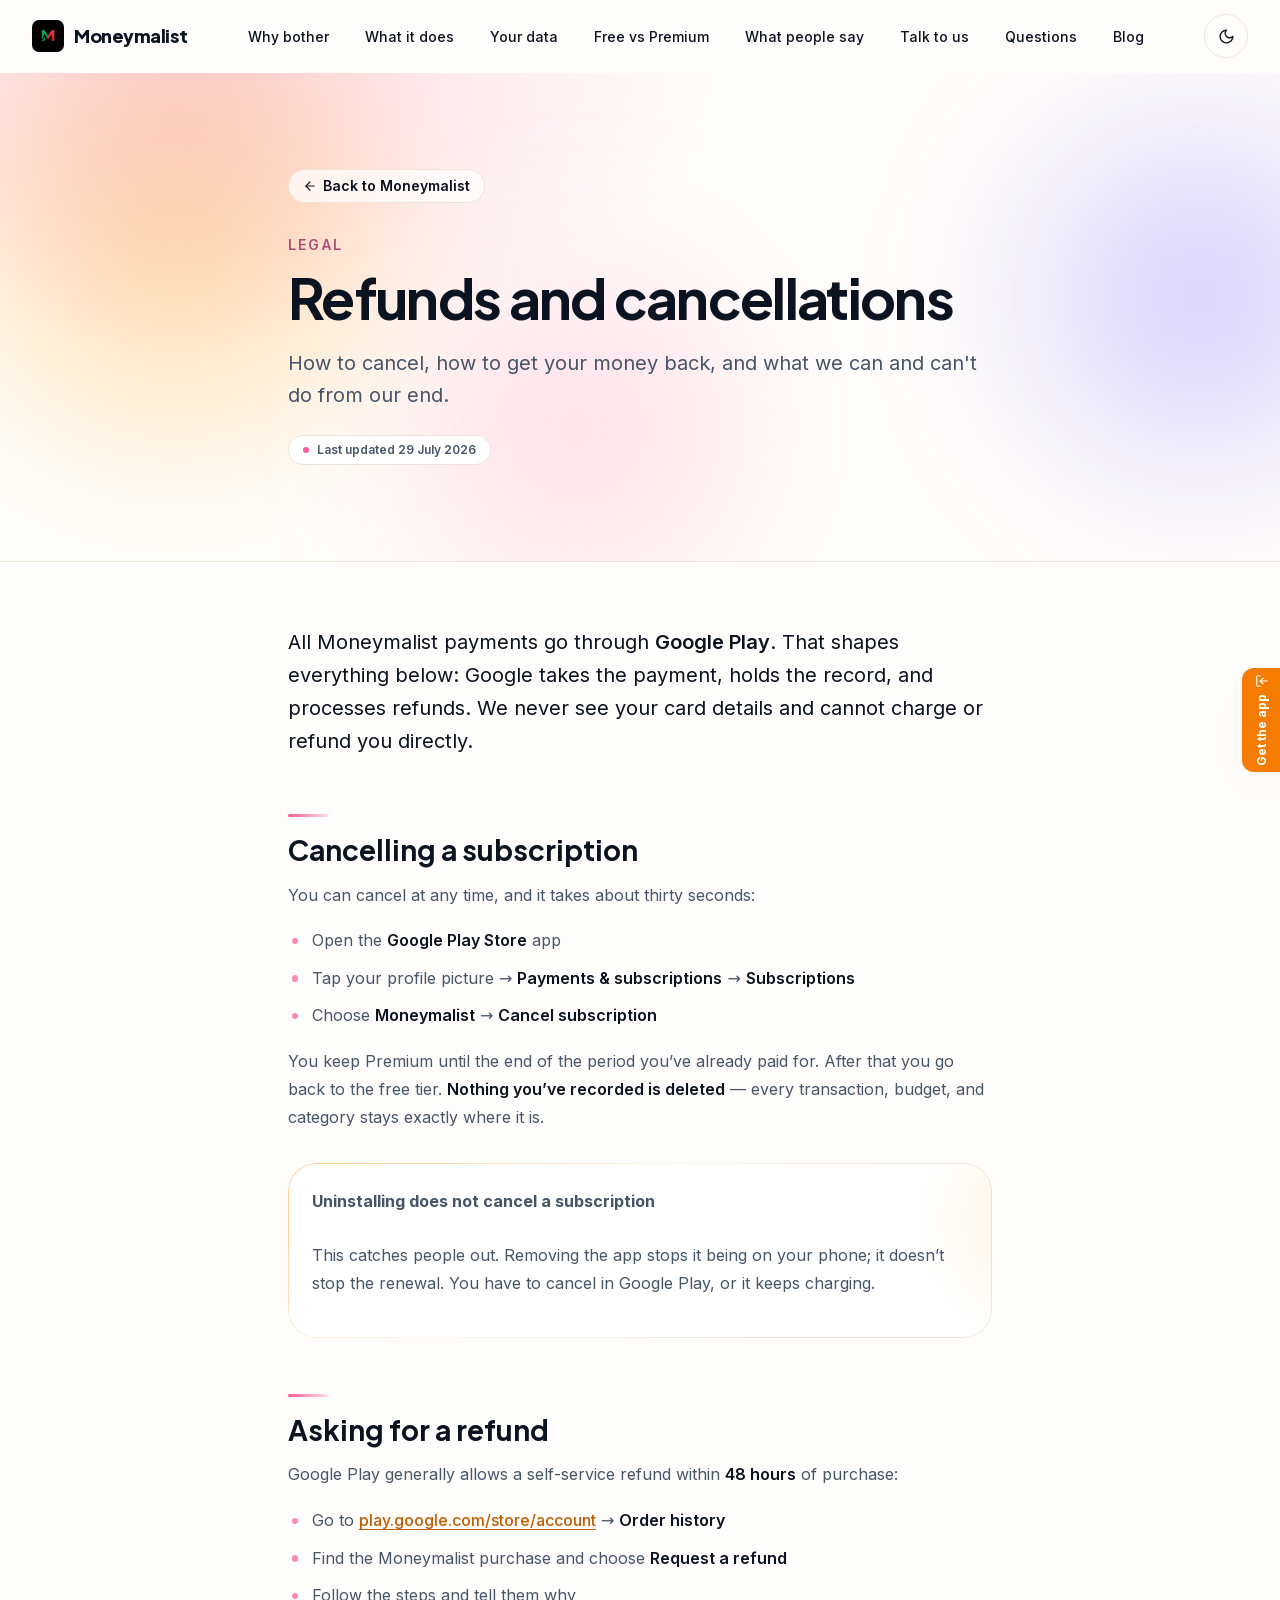
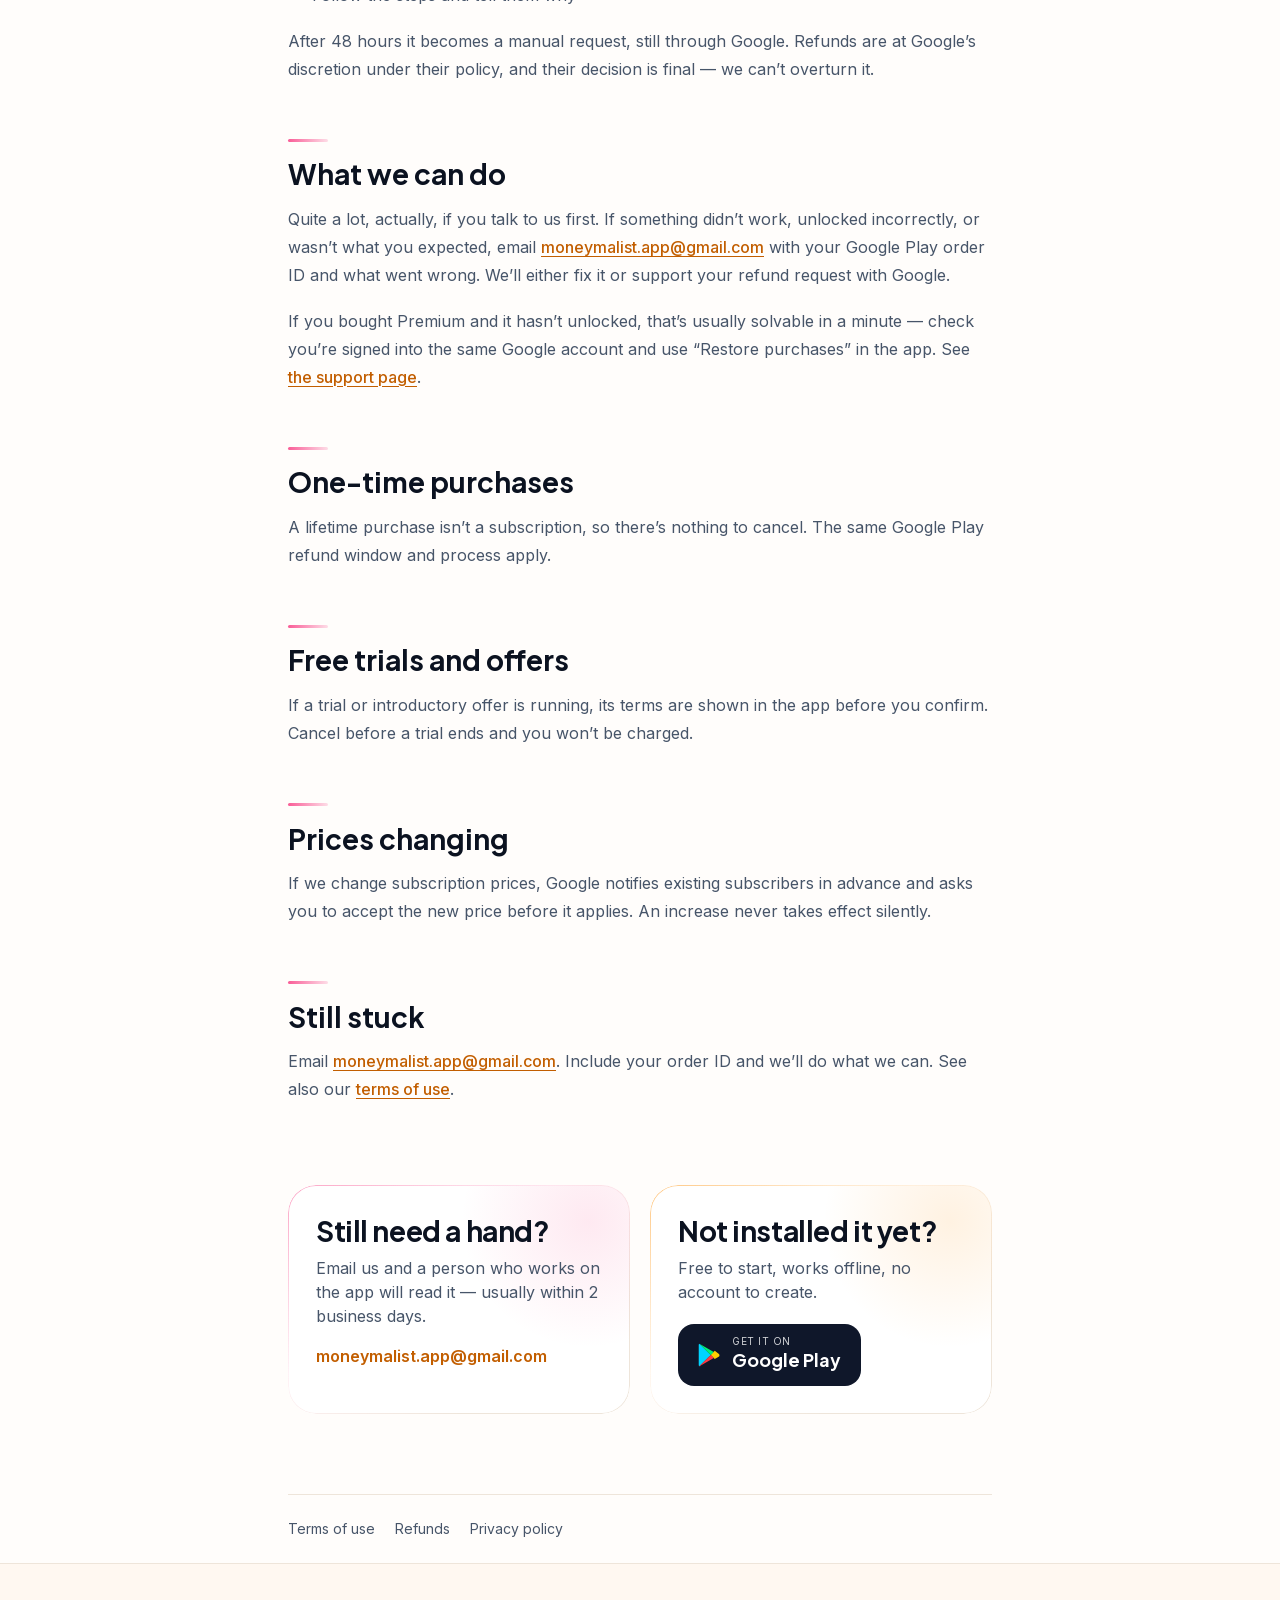
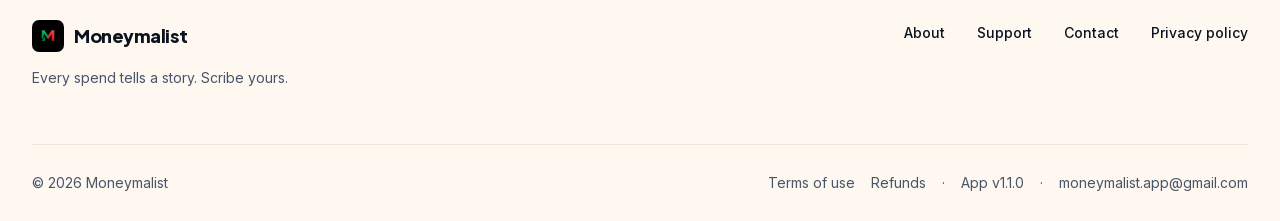
<file: refunds/index.html>
<!DOCTYPE html><!--6IbU1buB83Dl4refRvxgi--><html lang="en" class="__variable_154f82 __variable_d0be19 __variable_fb1882"><head><meta charSet="utf-8"/><meta name="viewport" content="width=device-width, initial-scale=1"/><link rel="preload" href="/_next/static/media/3bd9a93c89179028-s.p.woff2" as="font" crossorigin="" type="font/woff2"/><link rel="preload" href="/_next/static/media/636a5ac981f94f8b-s.p.woff2" as="font" crossorigin="" type="font/woff2"/><link rel="preload" href="/_next/static/media/e4af272ccee01ff0-s.p.woff2" as="font" crossorigin="" type="font/woff2"/><link rel="preload" as="image" href="/logo.png"/><link rel="stylesheet" href="/_next/static/css/ce202d3552a6ae30.css" data-precedence="next"/><link rel="preload" as="script" fetchPriority="low" href="/_next/static/chunks/webpack-b23d268d7e7df333.js"/><script src="/_next/static/chunks/ebf0c473-91500a9b869337da.js" async=""></script><script src="/_next/static/chunks/611-5871def533a9bb43.js" async=""></script><script src="/_next/static/chunks/main-app-6f9e6adb62b50940.js" async=""></script><script src="/_next/static/chunks/579-27b3374cb3187cd2.js" async=""></script><script src="/_next/static/chunks/692-af3617498ebc904b.js" async=""></script><script src="/_next/static/chunks/app/layout-8b8d4dfad449c1dc.js" async=""></script><script src="/_next/static/chunks/app/refunds/page-7a771e8e67eba033.js" async=""></script><link rel="canonical" href="https://moneymalist.com/"/><meta name="next-size-adjust" content=""/><meta name="theme-color" media="(prefers-color-scheme: light)" content="#fffdfb"/><meta name="theme-color" media="(prefers-color-scheme: dark)" content="#0f172a"/><meta name="color-scheme" content="light dark"/><title>Refunds and cancellations | Moneymalist</title><meta name="description" content="How to cancel a Moneymalist Premium subscription and how to request a refund through Google Play."/><meta name="application-name" content="Moneymalist"/><link rel="author" href="https://moneymalist.com"/><meta name="author" content="Moneymalist"/><meta name="keywords" content="expense tracker,offline expense tracker,budget planner app,money manager,personal finance app,daily expense tracker,budget app,savings tracker,private finance app,expense tracker without account"/><meta name="creator" content="Moneymalist"/><meta name="publisher" content="Moneymalist"/><meta name="robots" content="index, follow"/><meta name="googlebot" content="index, follow, max-image-preview:large, max-snippet:-1"/><meta name="category" content="finance"/><meta name="google-play-app" content="app-id=com.moneymalist"/><link rel="canonical" href="https://moneymalist.com/refunds/"/><meta property="og:title" content="Moneymalist — Every spend tells a story. Scribe yours."/><meta property="og:description" content="Moneymalist is a private, offline-first expense tracker and budget planner for Android. No account, no ads, no trackers — your money data never leaves your phone."/><meta property="og:url" content="https://moneymalist.com/"/><meta property="og:site_name" content="Moneymalist"/><meta property="og:locale" content="en_IN"/><meta property="og:type" content="website"/><meta name="twitter:card" content="summary_large_image"/><meta name="twitter:title" content="Moneymalist — Every spend tells a story. Scribe yours."/><meta name="twitter:description" content="Moneymalist is a private, offline-first expense tracker and budget planner for Android. No account, no ads, no trackers — your money data never leaves your phone."/><link rel="icon" href="/icon.png?9c3c5aa9420adf1f" type="image/png" sizes="512x512"/><link rel="apple-touch-icon" href="/apple-icon.png?6b50628db2db3e1d" type="image/png" sizes="180x180"/><script>(function(){try{var d=document.documentElement;d.classList.add('js');var t=localStorage.getItem('mm-theme');if(t!=='dark'&&t!=='light'){t=window.matchMedia('(prefers-color-scheme: dark)').matches?'dark':'light';}d.setAttribute('data-theme',t);}catch(e){}})();</script><script src="/_next/static/chunks/polyfills-42372ed130431b0a.js" noModule=""></script></head><body><div hidden=""><!--$--><!--/$--></div><a href="#main" class="sr-only focus:not-sr-only focus:fixed focus:left-4 focus:top-4 focus:z-[100] focus:rounded-full focus:bg-ember-700 focus:px-5 focus:py-3 focus:text-sm focus:font-semibold focus:text-white">Skip to content</a><header class="sticky top-0 z-50 transition-all duration-300 border-b border-transparent translate-y-0"><div class="mx-auto w-full px-5 sm:px-8 max-w-7xl"><div class="flex h-16 md:h-18 items-center justify-between gap-4 py-2 md:py-3"><a class="rounded-lg" aria-label="Moneymalist home" href="/"><span class="flex items-center gap-2.5"><img alt="" width="32" height="32" decoding="async" data-nimg="1" class="shrink-0 rounded-[22%] hidden sm:block" style="color:transparent" src="/logo.png"/><span class="font-[family-name:var(--font-display)] text-lg font-extrabold tracking-tight">Moneymalist</span></span></a><nav aria-label="Sections of this page" class="hidden lg:block"><ul class="flex items-center gap-1"><li><a class="rounded-full px-4 py-2 text-sm font-medium transition-colors hover:bg-ember-50 hover:text-ember-800 dark:hover:bg-night-elevated dark:hover:text-ember-300" href="/#why">Why bother</a></li><li><a class="rounded-full px-4 py-2 text-sm font-medium transition-colors hover:bg-ember-50 hover:text-ember-800 dark:hover:bg-night-elevated dark:hover:text-ember-300" href="/#features">What it does</a></li><li><a class="rounded-full px-4 py-2 text-sm font-medium transition-colors hover:bg-ember-50 hover:text-ember-800 dark:hover:bg-night-elevated dark:hover:text-ember-300" href="/#privacy">Your data</a></li><li><a class="rounded-full px-4 py-2 text-sm font-medium transition-colors hover:bg-ember-50 hover:text-ember-800 dark:hover:bg-night-elevated dark:hover:text-ember-300" href="/#premium">Free vs Premium</a></li><li><a class="rounded-full px-4 py-2 text-sm font-medium transition-colors hover:bg-ember-50 hover:text-ember-800 dark:hover:bg-night-elevated dark:hover:text-ember-300" href="/#reviews">What people say</a></li><li><a class="rounded-full px-4 py-2 text-sm font-medium transition-colors hover:bg-ember-50 hover:text-ember-800 dark:hover:bg-night-elevated dark:hover:text-ember-300" href="/#feedback">Talk to us</a></li><li><a class="rounded-full px-4 py-2 text-sm font-medium transition-colors hover:bg-ember-50 hover:text-ember-800 dark:hover:bg-night-elevated dark:hover:text-ember-300" href="/#faq">Questions</a></li><li><a class="rounded-full px-4 py-2 text-sm font-medium transition-colors hover:bg-ember-50 hover:text-ember-800 dark:hover:bg-night-elevated dark:hover:text-ember-300" href="/blog/">Blog</a></li></ul></nav><div class="flex items-center gap-2"><button type="button" aria-label="Switch to dark theme" class="grid h-10 w-10 md:h-11 md:w-11 place-items-center rounded-full border border-[var(--hairline)] transition-colors hover:bg-ember-50 dark:hover:bg-night-elevated"><svg xmlns="http://www.w3.org/2000/svg" width="17" height="17" viewBox="0 0 24 24" fill="none" stroke="currentColor" stroke-width="2" stroke-linecap="round" stroke-linejoin="round" class="lucide lucide-moon" aria-hidden="true"><path d="M12 3a6 6 0 0 0 9 9 9 9 0 1 1-9-9Z"></path></svg></button><button type="button" aria-expanded="false" aria-controls="mobile-nav" aria-label="Open menu" class="grid h-10 w-10 md:h-11 md:w-11 place-items-center rounded-full border border-[var(--hairline)] lg:hidden"><svg xmlns="http://www.w3.org/2000/svg" width="18" height="18" viewBox="0 0 24 24" fill="none" stroke="currentColor" stroke-width="2" stroke-linecap="round" stroke-linejoin="round" class="lucide lucide-menu" aria-hidden="true"><line x1="4" x2="20" y1="12" y2="12"></line><line x1="4" x2="20" y1="6" y2="6"></line><line x1="4" x2="20" y1="18" y2="18"></line></svg></button></div></div></div></header><div class="fixed right-0 bottom-32 z-40 translate-x-[2px]"><a class="flex items-center gap-1.5 rounded-l-xl bg-ember-600 py-3 px-1.5 text-xs font-bold text-white shadow-lift transition-transform hover:-translate-x-1 hover:bg-ember-500" style="writing-mode:vertical-rl;text-orientation:mixed" target="_blank" rel="noopener noreferrer" href="https://play.google.com/store/apps/details?id=com.moneymalist&amp;referrer=utm_source%3Dmoneymalist.com%26utm_medium%3Dwebsite%26utm_campaign%3Dfloating_cta"><span class="rotate-180 flex items-center gap-1.5"><span>Get the app</span><svg xmlns="http://www.w3.org/2000/svg" width="14" height="14" viewBox="0 0 24 24" fill="none" stroke="currentColor" stroke-width="2" stroke-linecap="round" stroke-linejoin="round" class="lucide lucide-download -rotate-90"><path d="M21 15v4a2 2 0 0 1-2 2H5a2 2 0 0 1-2-2v-4"></path><polyline points="7 10 12 15 17 10"></polyline><line x1="12" x2="12" y1="15" y2="3"></line></svg></span></a></div><button aria-label="Scroll to top" class="fixed bottom-6 right-6 z-40 flex h-12 w-12 items-center justify-center rounded-full bg-[var(--card)] text-[var(--fg)] shadow-lift border border-[var(--hairline)] transition-all duration-300 hover:-translate-y-1 hover:bg-[var(--bg-soft)] focus:outline-none focus:ring-2 focus:ring-ember-500 translate-y-10 opacity-0 pointer-events-none"><svg xmlns="http://www.w3.org/2000/svg" width="22" height="22" viewBox="0 0 24 24" fill="none" stroke="currentColor" stroke-width="2.5" stroke-linecap="round" stroke-linejoin="round" class="lucide lucide-arrow-up"><path d="m5 12 7-7 7 7"></path><path d="M12 19V5"></path></svg></button><main id="main"><div style="--accent:var(--color-blush-500)"><header class="relative overflow-hidden border-b border-[var(--hairline)] py-16 sm:py-24"><div aria-hidden="true" class="pointer-events-none absolute inset-0 -z-10 overflow-hidden"><span class="absolute -left-[10%] -top-[30%] h-[38rem] w-[38rem] rounded-full bg-[radial-gradient(circle,rgba(255,183,77,0.55),transparent_65%)] blur-3xl [animation:mm-drift_28s_ease-in-out_infinite]"></span><span class="absolute -right-[15%] top-[-10%] h-[34rem] w-[34rem] rounded-full bg-[radial-gradient(circle,rgba(109,94,248,0.32),transparent_65%)] blur-3xl [animation:mm-drift_34s_ease-in-out_infinite_reverse]"></span><span class="absolute bottom-[-25%] left-[25%] h-[32rem] w-[32rem] rounded-full bg-[radial-gradient(circle,rgba(255,123,172,0.28),transparent_65%)] blur-3xl [animation:mm-drift_40s_ease-in-out_infinite]"></span></div><span aria-hidden="true" class="pointer-events-none absolute inset-0 -z-10 bg-[radial-gradient(60%_80%_at_15%_0%,color-mix(in_oklab,var(--accent)_22%,transparent),transparent_70%)]"></span><div class="mx-auto w-full px-5 sm:px-8 max-w-3xl"><a class="inline-flex items-center gap-1.5 rounded-full border border-[var(--hairline)] bg-[var(--card)]/70 px-3.5 py-1.5 text-sm font-semibold backdrop-blur transition-colors hover:border-[color-mix(in_oklab,var(--accent)_45%,transparent)]" href="/"><svg xmlns="http://www.w3.org/2000/svg" width="14" height="14" viewBox="0 0 24 24" fill="none" stroke="currentColor" stroke-width="2" stroke-linecap="round" stroke-linejoin="round" class="lucide lucide-arrow-left" aria-hidden="true"><path d="m12 19-7-7 7-7"></path><path d="M19 12H5"></path></svg>Back to Moneymalist</a><p class="mt-8 text-sm font-semibold uppercase tracking-[0.16em]" style="color:color-mix(in oklab, var(--accent) 72%, var(--fg))">Legal</p><h1 class="text-h1 mt-3">Refunds and cancellations</h1><p class="mt-5 text-lead text-[var(--fg-muted)]">How to cancel, how to get your money back, and what we can and can&#x27;t do from our end.</p><p class="mt-6 inline-flex items-center gap-2 rounded-full border border-[var(--hairline)] bg-[var(--card)] px-3.5 py-1.5 text-xs font-semibold text-[var(--fg-muted)]"><span aria-hidden="true" class="h-1.5 w-1.5 rounded-full" style="background:var(--accent)"></span>Last updated <!-- -->29 July 2026</p></div></header><div class="mx-auto w-full px-5 sm:px-8 max-w-3xl"><div class="prose-page py-16"><p>All Moneymalist payments go through <strong>Google Play</strong>. That shapes everything below: Google takes the payment, holds the record, and processes refunds. We never see your card details and cannot charge or refund you directly.</p><h2>Cancelling a subscription</h2><p>You can cancel at any time, and it takes about thirty seconds:</p><ul><li>Open the <strong>Google Play Store</strong> app</li><li>Tap your profile picture → <strong>Payments &amp; subscriptions</strong> → <strong>Subscriptions</strong></li><li>Choose <strong>Moneymalist</strong> → <strong>Cancel subscription</strong></li></ul><p>You keep Premium until the end of the period you’ve already paid for. After that you go back to the free tier. <strong>Nothing you’ve recorded is deleted</strong> — every transaction, budget, and category stays exactly where it is.</p><div class="not-prose my-8"><div class="card-modern p-6" style="--accent:var(--color-ember-500)"><div class="relative z-10 flex h-full flex-col"><p class="font-bold">Uninstalling does not cancel a subscription</p><div class="mt-2 text-[var(--fg-muted)] [&amp;&gt;p+p]:mt-3"><p>This catches people out. Removing the app stops it being on your phone; it doesn’t stop the renewal. You have to cancel in Google Play, or it keeps charging.</p></div></div></div></div><h2>Asking for a refund</h2><p>Google Play generally allows a self-service refund within <strong>48 hours</strong> of purchase:</p><ul><li>Go to<!-- --> <a href="https://play.google.com/store/account" target="_blank" rel="noopener noreferrer">play.google.com/store/account</a> <!-- -->→ <strong>Order history</strong></li><li>Find the Moneymalist purchase and choose <strong>Request a refund</strong></li><li>Follow the steps and tell them why</li></ul><p>After 48 hours it becomes a manual request, still through Google. Refunds are at Google’s discretion under their policy, and their decision is final — we can’t overturn it.</p><h2>What we can do</h2><p>Quite a lot, actually, if you talk to us first. If something didn’t work, unlocked incorrectly, or wasn’t what you expected, email<!-- --> <a href="mailto:moneymalist.app@gmail.com">moneymalist.app@gmail.com</a> with your Google Play order ID and what went wrong. We’ll either fix it or support your refund request with Google.</p><p>If you bought Premium and it hasn’t unlocked, that’s usually solvable in a minute — check you’re signed into the same Google account and use “Restore purchases” in the app. See <a href="/support/">the support page</a>.</p><h2>One-time purchases</h2><p>A lifetime purchase isn’t a subscription, so there’s nothing to cancel. The same Google Play refund window and process apply.</p><h2>Free trials and offers</h2><p>If a trial or introductory offer is running, its terms are shown in the app before you confirm. Cancel before a trial ends and you won’t be charged.</p><h2>Prices changing</h2><p>If we change subscription prices, Google notifies existing subscribers in advance and asks you to accept the new price before it applies. An increase never takes effect silently.</p><h2>Still stuck</h2><p>Email <a href="mailto:moneymalist.app@gmail.com">moneymalist.app@gmail.com</a>. Include your order ID and we’ll do what we can. See also our <a href="/terms/">terms of use</a>.</p></div></div><div class="mx-auto w-full px-5 sm:px-8 max-w-3xl"><div class="grid gap-5 pb-20 md:grid-cols-2"><div class="reveal"><div class="card-modern card-sheen h-full p-7" style="--accent:var(--color-blush-500)"><span class="sheen" aria-hidden="true"></span><div class="relative z-10 flex h-full flex-col"><h2 class="text-h3">Still need a hand?</h2><p class="mt-2 text-[var(--fg-muted)]">Email us and a person who works on the app will read it — usually<!-- --> <!-- -->within 2 business days<!-- -->.</p><a href="mailto:moneymalist.app@gmail.com" class="mt-4 w-fit font-semibold text-ember-700 hover:underline dark:text-ember-300">moneymalist.app@gmail.com</a></div></div></div><div class="reveal" style="transition-delay:100ms"><div class="card-modern card-sheen h-full p-7" style="--accent:var(--color-ember-500)"><span class="sheen" aria-hidden="true"></span><div class="relative z-10 flex h-full flex-col"><h2 class="text-h3">Not installed it yet?</h2><p class="mt-2 text-[var(--fg-muted)]">Free to start, works offline, no account to create.</p><div class="mt-auto pt-5"><a href="https://play.google.com/store/apps/details?id=com.moneymalist&amp;referrer=utm_source%3Dmoneymalist.com%26utm_medium%3Dwebsite%26utm_campaign%3Dsupporting-page" target="_blank" rel="noopener noreferrer" aria-label="Get Moneymalist on Google Play (opens the Play Store in a new tab)" class="inline-flex w-fit items-center gap-3 rounded-2xl bg-night px-5 py-3 text-white transition-transform duration-200 hover:-translate-y-0.5 motion-reduce:hover:translate-y-0 dark:bg-white dark:text-night "><svg viewBox="0 0 24 26" width="22" height="24" aria-hidden="true" class="shrink-0"><path d="M1.4 0.6A1.9 1.9 0 0 0 .8 2v22a1.9 1.9 0 0 0 .6 1.4L13.9 13Z" fill="#00D4FF"></path><path d="m18.3 8.4-3.3 3.3-1.1 1.3 4.4 4.4 4.2-2.4c1.3-.7 1.3-2.8 0-3.5Z" fill="#FFCE00"></path><path d="m1.4 25.4 12.5-12.4 3.3 3.3-14.2 8.1a1.8 1.8 0 0 1-1.6 1Z" fill="#FF3A44"></path><path d="M1.4.6 17.2 9.6l-3.3 3.4Z" fill="#00F076"></path></svg><span class="flex flex-col leading-none"><span class="text-[0.625rem] uppercase tracking-wider opacity-80">Get it on</span><span class="font-[family-name:var(--font-display)] text-lg font-bold">Google Play</span></span></a></div></div></div></div></div><nav aria-label="Legal" class="flex flex-wrap gap-x-5 gap-y-2 border-t border-[var(--hairline)] py-6 text-sm text-[var(--fg-muted)]"><a class="hover:text-ember-700" href="/terms/">Terms of use</a><a class="hover:text-ember-700" href="/refunds/">Refunds</a><a class="hover:text-ember-700" href="/privacy-policy/">Privacy policy</a></nav></div></div><!--$--><!--/$--></main><footer class="border-t border-[var(--hairline)] bg-[var(--bg-soft)]"><div class="mx-auto w-full px-5 sm:px-8 max-w-7xl"><div class="flex flex-col gap-6 md:gap-10 py-8 md:py-14 md:flex-row md:items-start md:justify-between"><div class="flex max-w-sm flex-col gap-4"><a class="w-fit rounded-lg" href="/"><span class="flex items-center gap-2.5"><img alt="" loading="lazy" width="32" height="32" decoding="async" data-nimg="1" class="shrink-0 rounded-[22%]" style="color:transparent" src="/logo.png"/><span class="font-[family-name:var(--font-display)] text-lg font-extrabold tracking-tight">Moneymalist</span></span></a><p class="text-sm text-[var(--fg-muted)]">Every spend tells a story. Scribe yours.</p></div><nav aria-label="Footer"><ul class="flex flex-wrap gap-x-4 gap-y-3 md:gap-x-8"><li><a class="text-xs font-medium transition-colors hover:text-ember-700 md:text-sm" href="/about/">About</a></li><li><a class="text-xs font-medium transition-colors hover:text-ember-700 md:text-sm" href="/support/">Support</a></li><li><a class="text-xs font-medium transition-colors hover:text-ember-700 md:text-sm" href="/contact/">Contact</a></li><li><a class="text-xs font-medium transition-colors hover:text-ember-700 md:text-sm" href="/privacy-policy/">Privacy policy</a></li></ul></nav></div><div class="flex flex-col gap-3 border-t border-[var(--hairline)] py-7 text-xs text-[var(--fg-muted)] sm:flex-row sm:items-center sm:justify-between md:text-sm"><p>© <!-- -->2026<!-- --> <!-- -->Moneymalist</p><p class="flex flex-wrap items-center gap-x-4 gap-y-1"><a class="hover:text-ember-700" href="/terms/">Terms of use</a><a class="hover:text-ember-700" href="/refunds/">Refunds</a><span aria-hidden="true">·</span><span>App v<!-- -->1.1.0</span><span aria-hidden="true">·</span><a href="mailto:moneymalist.app@gmail.com" class="hover:text-ember-700">moneymalist.app@gmail.com</a></p></div></div></footer><script src="/_next/static/chunks/webpack-b23d268d7e7df333.js" id="_R_" async=""></script><script>(self.__next_f=self.__next_f||[]).push([0])</script><script>self.__next_f.push([1,"1:\"$Sreact.fragment\"\n2:I[8822,[\"579\",\"static/chunks/579-27b3374cb3187cd2.js\",\"692\",\"static/chunks/692-af3617498ebc904b.js\",\"177\",\"static/chunks/app/layout-8b8d4dfad449c1dc.js\"],\"Header\"]\n3:I[7579,[\"579\",\"static/chunks/579-27b3374cb3187cd2.js\",\"626\",\"static/chunks/app/refunds/page-7a771e8e67eba033.js\"],\"\"]\n4:I[4923,[\"579\",\"static/chunks/579-27b3374cb3187cd2.js\",\"692\",\"static/chunks/692-af3617498ebc904b.js\",\"177\",\"static/chunks/app/layout-8b8d4dfad449c1dc.js\"],\"ScrollToTop\"]\n5:I[4598,[],\"\"]\n6:I[5292,[],\"\"]\n7:I[8028,[\"579\",\"static/chunks/579-27b3374cb3187cd2.js\",\"692\",\"static/chunks/692-af3617498ebc904b.js\",\"177\",\"static/chunks/app/layout-8b8d4dfad449c1dc.js\"],\"Image\"]\nf:I[5998,[],\"\"]\n:HL[\"/_next/static/media/3bd9a93c89179028-s.p.woff2\",\"font\",{\"crossOrigin\":\"\",\"type\":\"font/woff2\"}]\n:HL[\"/_next/static/media/636a5ac981f94f8b-s.p.woff2\",\"font\",{\"crossOrigin\":\"\",\"type\":\"font/woff2\"}]\n:HL[\"/_next/static/media/e4af272ccee01ff0-s.p.woff2\",\"font\",{\"crossOrigin\":\"\",\"type\":\"font/woff2\"}]\n:HL[\"/_next/static/css/ce202d3552a6ae30.css\",\"style\"]\n"])</script><script>self.__next_f.push([1,"0:{\"P\":null,\"b\":\"6IbU1buB83Dl4refRvxgi\",\"p\":\"\",\"c\":[\"\",\"refunds\",\"\"],\"i\":false,\"f\":[[[\"\",{\"children\":[\"refunds\",{\"children\":[\"__PAGE__\",{}]}]},\"$undefined\",\"$undefined\",true],[\"\",[\"$\",\"$1\",\"c\",{\"children\":[[[\"$\",\"link\",\"0\",{\"rel\":\"stylesheet\",\"href\":\"/_next/static/css/ce202d3552a6ae30.css\",\"precedence\":\"next\",\"crossOrigin\":\"$undefined\",\"nonce\":\"$undefined\"}]],[\"$\",\"html\",null,{\"lang\":\"en\",\"className\":\"__variable_154f82 __variable_d0be19 __variable_fb1882\",\"suppressHydrationWarning\":true,\"children\":[[\"$\",\"head\",null,{\"children\":[[\"$\",\"script\",null,{\"dangerouslySetInnerHTML\":{\"__html\":\"(function(){try{var d=document.documentElement;d.classList.add('js');var t=localStorage.getItem('mm-theme');if(t!=='dark'\u0026\u0026t!=='light'){t=window.matchMedia('(prefers-color-scheme: dark)').matches?'dark':'light';}d.setAttribute('data-theme',t);}catch(e){}})();\"}}],[\"$\",\"link\",null,{\"rel\":\"canonical\",\"href\":\"https://moneymalist.com/\"}]]}],[\"$\",\"body\",null,{\"children\":[[\"$\",\"a\",null,{\"href\":\"#main\",\"className\":\"sr-only focus:not-sr-only focus:fixed focus:left-4 focus:top-4 focus:z-[100] focus:rounded-full focus:bg-ember-700 focus:px-5 focus:py-3 focus:text-sm focus:font-semibold focus:text-white\",\"children\":\"Skip to content\"}],null,[\"$\",\"$L2\",null,{}],[\"$\",\"div\",null,{\"className\":\"fixed right-0 bottom-32 z-40 translate-x-[2px]\",\"children\":[\"$\",\"$L3\",null,{\"href\":\"https://play.google.com/store/apps/details?id=com.moneymalist\u0026referrer=utm_source%3Dmoneymalist.com%26utm_medium%3Dwebsite%26utm_campaign%3Dfloating_cta\",\"className\":\"flex items-center gap-1.5 rounded-l-xl bg-ember-600 py-3 px-1.5 text-xs font-bold text-white shadow-lift transition-transform hover:-translate-x-1 hover:bg-ember-500\",\"style\":{\"writingMode\":\"vertical-rl\",\"textOrientation\":\"mixed\"},\"target\":\"_blank\",\"rel\":\"noopener noreferrer\",\"children\":[\"$\",\"span\",null,{\"className\":\"rotate-180 flex items-center gap-1.5\",\"children\":[[\"$\",\"span\",null,{\"children\":\"Get the app\"}],[\"$\",\"svg\",null,{\"ref\":\"$undefined\",\"xmlns\":\"http://www.w3.org/2000/svg\",\"width\":14,\"height\":14,\"viewBox\":\"0 0 24 24\",\"fill\":\"none\",\"stroke\":\"currentColor\",\"strokeWidth\":2,\"strokeLinecap\":\"round\",\"strokeLinejoin\":\"round\",\"className\":\"lucide lucide-download -rotate-90\",\"children\":[[\"$\",\"path\",\"ih7n3h\",{\"d\":\"M21 15v4a2 2 0 0 1-2 2H5a2 2 0 0 1-2-2v-4\"}],[\"$\",\"polyline\",\"2ggqvy\",{\"points\":\"7 10 12 15 17 10\"}],[\"$\",\"line\",\"1vk2je\",{\"x1\":\"12\",\"x2\":\"12\",\"y1\":\"15\",\"y2\":\"3\"}],\"$undefined\"]}]]}]}]}],[\"$\",\"$L4\",null,{}],[\"$\",\"main\",null,{\"id\":\"main\",\"children\":[\"$\",\"$L5\",null,{\"parallelRouterKey\":\"children\",\"error\":\"$undefined\",\"errorStyles\":\"$undefined\",\"errorScripts\":\"$undefined\",\"template\":[\"$\",\"$L6\",null,{}],\"templateStyles\":\"$undefined\",\"templateScripts\":\"$undefined\",\"notFound\":[[[\"$\",\"title\",null,{\"children\":\"404: This page could not be found.\"}],[\"$\",\"div\",null,{\"style\":{\"fontFamily\":\"system-ui,\\\"Segoe UI\\\",Roboto,Helvetica,Arial,sans-serif,\\\"Apple Color Emoji\\\",\\\"Segoe UI Emoji\\\"\",\"height\":\"100vh\",\"textAlign\":\"center\",\"display\":\"flex\",\"flexDirection\":\"column\",\"alignItems\":\"center\",\"justifyContent\":\"center\"},\"children\":[\"$\",\"div\",null,{\"children\":[[\"$\",\"style\",null,{\"dangerouslySetInnerHTML\":{\"__html\":\"body{color:#000;background:#fff;margin:0}.next-error-h1{border-right:1px solid rgba(0,0,0,.3)}@media (prefers-color-scheme:dark){body{color:#fff;background:#000}.next-error-h1{border-right:1px solid rgba(255,255,255,.3)}}\"}}],[\"$\",\"h1\",null,{\"className\":\"next-error-h1\",\"style\":{\"display\":\"inline-block\",\"margin\":\"0 20px 0 0\",\"padding\":\"0 23px 0 0\",\"fontSize\":24,\"fontWeight\":500,\"verticalAlign\":\"top\",\"lineHeight\":\"49px\"},\"children\":404}],[\"$\",\"div\",null,{\"style\":{\"display\":\"inline-block\"},\"children\":[\"$\",\"h2\",null,{\"style\":{\"fontSize\":14,\"fontWeight\":400,\"lineHeight\":\"49px\",\"margin\":0},\"children\":\"This page could not be found.\"}]}]]}]}]],[]],\"forbidden\":\"$undefined\",\"unauthorized\":\"$undefined\"}]}],[\"$\",\"footer\",null,{\"className\":\"border-t border-[var(--hairline)] bg-[var(--bg-soft)]\",\"children\":[\"$\",\"div\",null,{\"className\":\"mx-auto w-full px-5 sm:px-8 max-w-7xl\",\"children\":[[\"$\",\"div\",null,{\"className\":\"flex flex-col gap-6 md:gap-10 py-8 md:py-14 md:flex-row md:items-start md:justify-between\",\"children\":[[\"$\",\"div\",null,{\"className\":\"flex max-w-sm flex-col gap-4\",\"children\":[[\"$\",\"$L3\",null,{\"href\":\"/\",\"className\":\"w-fit rounded-lg\",\"children\":[\"$\",\"span\",null,{\"className\":\"flex items-center gap-2.5\",\"children\":[[\"$\",\"$L7\",null,{\"src\":\"/logo.png\",\"alt\":\"\",\"width\":32,\"height\":32,\"priority\":false,\"className\":\"shrink-0 rounded-[22%]\"}],\"$L8\"]}]}],\"$L9\"]}],\"$La\"]}],\"$Lb\"]}]}]]}]]}]]}],{\"children\":[\"refunds\",\"$Lc\",{\"children\":[\"__PAGE__\",\"$Ld\",{},null,false]},null,false]},null,false],\"$Le\",false]],\"m\":\"$undefined\",\"G\":[\"$f\",[]],\"s\":false,\"S\":true}\n"])</script><script>self.__next_f.push([1,"22:I[1215,[],\"ViewportBoundary\"]\n24:I[1215,[],\"MetadataBoundary\"]\n25:\"$Sreact.suspense\"\n8:[\"$\",\"span\",null,{\"className\":\"font-[family-name:var(--font-display)] text-lg font-extrabold tracking-tight\",\"children\":\"Moneymalist\"}]\n9:[\"$\",\"p\",null,{\"className\":\"text-sm text-[var(--fg-muted)]\",\"children\":\"Every spend tells a story. Scribe yours.\"}]\n"])</script><script>self.__next_f.push([1,"a:[\"$\",\"nav\",null,{\"aria-label\":\"Footer\",\"children\":[\"$\",\"ul\",null,{\"className\":\"flex flex-wrap gap-x-4 gap-y-3 md:gap-x-8\",\"children\":[[\"$\",\"li\",\"/about/\",{\"children\":[\"$\",\"$L3\",null,{\"href\":\"/about/\",\"className\":\"text-xs font-medium transition-colors hover:text-ember-700 md:text-sm\",\"children\":\"About\"}]}],[\"$\",\"li\",\"/support/\",{\"children\":[\"$\",\"$L3\",null,{\"href\":\"/support/\",\"className\":\"text-xs font-medium transition-colors hover:text-ember-700 md:text-sm\",\"children\":\"Support\"}]}],[\"$\",\"li\",\"/contact/\",{\"children\":[\"$\",\"$L3\",null,{\"href\":\"/contact/\",\"className\":\"text-xs font-medium transition-colors hover:text-ember-700 md:text-sm\",\"children\":\"Contact\"}]}],[\"$\",\"li\",\"/privacy-policy/\",{\"children\":[\"$\",\"$L3\",null,{\"href\":\"/privacy-policy/\",\"className\":\"text-xs font-medium transition-colors hover:text-ember-700 md:text-sm\",\"children\":\"Privacy policy\"}]}]]}]}]\n"])</script><script>self.__next_f.push([1,"b:[\"$\",\"div\",null,{\"className\":\"flex flex-col gap-3 border-t border-[var(--hairline)] py-7 text-xs text-[var(--fg-muted)] sm:flex-row sm:items-center sm:justify-between md:text-sm\",\"children\":[[\"$\",\"p\",null,{\"children\":[\"© \",2026,\" \",\"Moneymalist\"]}],[\"$\",\"p\",null,{\"className\":\"flex flex-wrap items-center gap-x-4 gap-y-1\",\"children\":[[[\"$\",\"$L3\",\"/terms/\",{\"href\":\"/terms/\",\"className\":\"hover:text-ember-700\",\"children\":\"Terms of use\"}],[\"$\",\"$L3\",\"/refunds/\",{\"href\":\"/refunds/\",\"className\":\"hover:text-ember-700\",\"children\":\"Refunds\"}]],[\"$\",\"span\",null,{\"aria-hidden\":\"true\",\"children\":\"·\"}],[\"$\",\"span\",null,{\"children\":[\"App v\",\"1.1.0\"]}],[\"$\",\"span\",null,{\"aria-hidden\":\"true\",\"children\":\"·\"}],[\"$\",\"a\",null,{\"href\":\"mailto:moneymalist.app@gmail.com\",\"className\":\"hover:text-ember-700\",\"children\":\"moneymalist.app@gmail.com\"}]]}]]}]\n"])</script><script>self.__next_f.push([1,"c:[\"$\",\"$1\",\"c\",{\"children\":[null,[\"$\",\"$L5\",null,{\"parallelRouterKey\":\"children\",\"error\":\"$undefined\",\"errorStyles\":\"$undefined\",\"errorScripts\":\"$undefined\",\"template\":[\"$\",\"$L6\",null,{}],\"templateStyles\":\"$undefined\",\"templateScripts\":\"$undefined\",\"notFound\":\"$undefined\",\"forbidden\":\"$undefined\",\"unauthorized\":\"$undefined\"}]]}]\n"])</script><script>self.__next_f.push([1,"d:[\"$\",\"$1\",\"c\",{\"children\":[[\"$\",\"div\",null,{\"style\":{\"--accent\":\"var(--color-blush-500)\"},\"children\":[[\"$\",\"header\",null,{\"className\":\"relative overflow-hidden border-b border-[var(--hairline)] py-16 sm:py-24\",\"children\":[[\"$\",\"div\",null,{\"aria-hidden\":\"true\",\"className\":\"pointer-events-none absolute inset-0 -z-10 overflow-hidden\",\"children\":[[\"$\",\"span\",null,{\"className\":\"absolute -left-[10%] -top-[30%] h-[38rem] w-[38rem] rounded-full bg-[radial-gradient(circle,rgba(255,183,77,0.55),transparent_65%)] blur-3xl [animation:mm-drift_28s_ease-in-out_infinite]\"}],[\"$\",\"span\",null,{\"className\":\"absolute -right-[15%] top-[-10%] h-[34rem] w-[34rem] rounded-full bg-[radial-gradient(circle,rgba(109,94,248,0.32),transparent_65%)] blur-3xl [animation:mm-drift_34s_ease-in-out_infinite_reverse]\"}],[\"$\",\"span\",null,{\"className\":\"absolute bottom-[-25%] left-[25%] h-[32rem] w-[32rem] rounded-full bg-[radial-gradient(circle,rgba(255,123,172,0.28),transparent_65%)] blur-3xl [animation:mm-drift_40s_ease-in-out_infinite]\"}]]}],[\"$\",\"span\",null,{\"aria-hidden\":\"true\",\"className\":\"pointer-events-none absolute inset-0 -z-10 bg-[radial-gradient(60%_80%_at_15%_0%,color-mix(in_oklab,var(--accent)_22%,transparent),transparent_70%)]\"}],[\"$\",\"div\",null,{\"className\":\"mx-auto w-full px-5 sm:px-8 max-w-3xl\",\"children\":[[\"$\",\"$L3\",null,{\"href\":\"/\",\"className\":\"inline-flex items-center gap-1.5 rounded-full border border-[var(--hairline)] bg-[var(--card)]/70 px-3.5 py-1.5 text-sm font-semibold backdrop-blur transition-colors hover:border-[color-mix(in_oklab,var(--accent)_45%,transparent)]\",\"children\":[[\"$\",\"svg\",null,{\"ref\":\"$undefined\",\"xmlns\":\"http://www.w3.org/2000/svg\",\"width\":14,\"height\":14,\"viewBox\":\"0 0 24 24\",\"fill\":\"none\",\"stroke\":\"currentColor\",\"strokeWidth\":2,\"strokeLinecap\":\"round\",\"strokeLinejoin\":\"round\",\"className\":\"lucide lucide-arrow-left\",\"aria-hidden\":\"true\",\"children\":[[\"$\",\"path\",\"1l729n\",{\"d\":\"m12 19-7-7 7-7\"}],[\"$\",\"path\",\"x3x0zl\",{\"d\":\"M19 12H5\"}],\"$undefined\"]}],\"Back to Moneymalist\"]}],[\"$\",\"p\",null,{\"className\":\"mt-8 text-sm font-semibold uppercase tracking-[0.16em]\",\"style\":{\"color\":\"color-mix(in oklab, var(--accent) 72%, var(--fg))\"},\"children\":\"Legal\"}],[\"$\",\"h1\",null,{\"className\":\"text-h1 mt-3\",\"children\":\"Refunds and cancellations\"}],[\"$\",\"p\",null,{\"className\":\"mt-5 text-lead text-[var(--fg-muted)]\",\"children\":\"How to cancel, how to get your money back, and what we can and can't do from our end.\"}],[\"$\",\"p\",null,{\"className\":\"mt-6 inline-flex items-center gap-2 rounded-full border border-[var(--hairline)] bg-[var(--card)] px-3.5 py-1.5 text-xs font-semibold text-[var(--fg-muted)]\",\"children\":[[\"$\",\"span\",null,{\"aria-hidden\":\"true\",\"className\":\"h-1.5 w-1.5 rounded-full\",\"style\":{\"background\":\"var(--accent)\"}}],\"Last updated \",\"29 July 2026\"]}]]}]]}],[\"$\",\"div\",null,{\"className\":\"mx-auto w-full px-5 sm:px-8 max-w-3xl\",\"children\":[\"$\",\"div\",null,{\"className\":\"prose-page py-16\",\"children\":[[\"$\",\"p\",null,{\"children\":[\"All Moneymalist payments go through \",[\"$\",\"strong\",null,{\"children\":\"Google Play\"}],\". That shapes everything below: Google takes the payment, holds the record, and processes refunds. We never see your card details and cannot charge or refund you directly.\"]}],[\"$\",\"h2\",null,{\"children\":\"Cancelling a subscription\"}],[\"$\",\"p\",null,{\"children\":\"You can cancel at any time, and it takes about thirty seconds:\"}],[\"$\",\"ul\",null,{\"children\":[[\"$\",\"li\",null,{\"children\":[\"Open the \",[\"$\",\"strong\",null,{\"children\":\"Google Play Store\"}],\" app\"]}],[\"$\",\"li\",null,{\"children\":[\"Tap your profile picture → \",[\"$\",\"strong\",null,{\"children\":\"Payments \u0026 subscriptions\"}],\" → \",[\"$\",\"strong\",null,{\"children\":\"Subscriptions\"}]]}],[\"$\",\"li\",null,{\"children\":[\"Choose \",[\"$\",\"strong\",null,{\"children\":\"Moneymalist\"}],\" → \",[\"$\",\"strong\",null,{\"children\":\"Cancel subscription\"}]]}]]}],[\"$\",\"p\",null,{\"children\":[\"You keep Premium until the end of the period you’ve already paid for. After that you go back to the free tier. \",[\"$\",\"strong\",null,{\"children\":\"Nothing you’ve recorded is deleted\"}],\" — every transaction, budget, and category stays exactly where it is.\"]}],\"$L10\",\"$L11\",\"$L12\",\"$L13\",\"$L14\",\"$L15\",\"$L16\",\"$L17\",\"$L18\",\"$L19\",\"$L1a\",\"$L1b\",\"$L1c\",\"$L1d\",\"$L1e\",\"$L1f\"]}]}],\"$L20\"]}],null,\"$L21\"]}]\n"])</script><script>self.__next_f.push([1,"e:[\"$\",\"$1\",\"h\",{\"children\":[null,[[\"$\",\"$L22\",null,{\"children\":\"$L23\"}],[\"$\",\"meta\",null,{\"name\":\"next-size-adjust\",\"content\":\"\"}]],[\"$\",\"$L24\",null,{\"children\":[\"$\",\"div\",null,{\"hidden\":true,\"children\":[\"$\",\"$25\",null,{\"fallback\":null,\"children\":\"$L26\"}]}]}]]}]\n"])</script><script>self.__next_f.push([1,"27:I[7453,[\"579\",\"static/chunks/579-27b3374cb3187cd2.js\",\"626\",\"static/chunks/app/refunds/page-7a771e8e67eba033.js\"],\"Reveal\"]\n28:I[1215,[],\"OutletBoundary\"]\n2a:I[206,[],\"AsyncMetadataOutlet\"]\n10:[\"$\",\"div\",null,{\"className\":\"not-prose my-8\",\"children\":[\"$\",\"div\",null,{\"className\":\"card-modern p-6\",\"style\":{\"--accent\":\"var(--color-ember-500)\"},\"children\":[null,[\"$\",\"div\",null,{\"className\":\"relative z-10 flex h-full flex-col\",\"children\":[[\"$\",\"p\",null,{\"className\":\"font-bold\",\"children\":\"Uninstalling does not cancel a subscription\"}],[\"$\",\"div\",null,{\"className\":\"mt-2 text-[var(--fg-muted)] [\u0026\u003ep+p]:mt-3\",\"children\":[\"$\",\"p\",null,{\"children\":\"This catches people out. Removing the app stops it being on your phone; it doesn’t stop the renewal. You have to cancel in Google Play, or it keeps charging.\"}]}]]}]]}]}]\n11:[\"$\",\"h2\",null,{\"children\":\"Asking for a refund\"}]\n12:[\"$\",\"p\",null,{\"children\":[\"Google Play generally allows a self-service refund within \",[\"$\",\"strong\",null,{\"children\":\"48 hours\"}],\" of purchase:\"]}]\n13:[\"$\",\"ul\",null,{\"children\":[[\"$\",\"li\",null,{\"children\":[\"Go to\",\" \",[\"$\",\"a\",null,{\"href\":\"https://play.google.com/store/account\",\"target\":\"_blank\",\"rel\":\"noopener noreferrer\",\"children\":\"play.google.com/store/account\"}],\" \",\"→ \",[\"$\",\"strong\",null,{\"children\":\"Order history\"}]]}],[\"$\",\"li\",null,{\"children\":[\"Find the Moneymalist purchase and choose \",[\"$\",\"strong\",null,{\"children\":\"Request a refund\"}]]}],[\"$\",\"li\",null,{\"children\":\"Follow the steps and tell them why\"}]]}]\n14:[\"$\",\"p\",null,{\"children\":\"After 48 hours it becomes a manual request, still through Google. Refunds are at Google’s discretion under their policy, and their decision is final — we can’t overturn it.\"}]\n15:[\"$\",\"h2\",null,{\"children\":\"What we can do\"}]\n16:[\"$\",\"p\",null,{\"children\":[\"Quite a lot, actually, if you talk to us first. If something didn’t work, unlocked incorrectly, or wasn’t what you expected, email\",\" \",[\"$\",\"a\",null,{\"href\":\"mailto:moneymalist.app@gmail.com\",\"children\":\"moneymalist.app@gmail.com\"}],\" wit"])</script><script>self.__next_f.push([1,"h your Google Play order ID and what went wrong. We’ll either fix it or support your refund request with Google.\"]}]\n17:[\"$\",\"p\",null,{\"children\":[\"If you bought Premium and it hasn’t unlocked, that’s usually solvable in a minute — check you’re signed into the same Google account and use “Restore purchases” in the app. See \",[\"$\",\"$L3\",null,{\"href\":\"/support/\",\"children\":\"the support page\"}],\".\"]}]\n18:[\"$\",\"h2\",null,{\"children\":\"One-time purchases\"}]\n19:[\"$\",\"p\",null,{\"children\":\"A lifetime purchase isn’t a subscription, so there’s nothing to cancel. The same Google Play refund window and process apply.\"}]\n1a:[\"$\",\"h2\",null,{\"children\":\"Free trials and offers\"}]\n1b:[\"$\",\"p\",null,{\"children\":\"If a trial or introductory offer is running, its terms are shown in the app before you confirm. Cancel before a trial ends and you won’t be charged.\"}]\n1c:[\"$\",\"h2\",null,{\"children\":\"Prices changing\"}]\n1d:[\"$\",\"p\",null,{\"children\":\"If we change subscription prices, Google notifies existing subscribers in advance and asks you to accept the new price before it applies. An increase never takes effect silently.\"}]\n1e:[\"$\",\"h2\",null,{\"children\":\"Still stuck\"}]\n1f:[\"$\",\"p\",null,{\"children\":[\"Email \",[\"$\",\"a\",null,{\"href\":\"mailto:moneymalist.app@gmail.com\",\"children\":\"moneymalist.app@gmail.com\"}],\". Include your order ID and we’ll do what we can. See also our \",[\"$\",\"$L3\",null,{\"href\":\"/terms/\",\"children\":\"terms of use\"}],\".\"]}]\n"])</script><script>self.__next_f.push([1,"20:[\"$\",\"div\",null,{\"className\":\"mx-auto w-full px-5 sm:px-8 max-w-3xl\",\"children\":[[\"$\",\"div\",null,{\"className\":\"grid gap-5 pb-20 md:grid-cols-2\",\"children\":[[\"$\",\"$L27\",null,{\"children\":[\"$\",\"div\",null,{\"className\":\"card-modern card-sheen h-full p-7\",\"style\":{\"--accent\":\"var(--color-blush-500)\"},\"children\":[[\"$\",\"span\",null,{\"className\":\"sheen\",\"aria-hidden\":\"true\"}],[\"$\",\"div\",null,{\"className\":\"relative z-10 flex h-full flex-col\",\"children\":[[\"$\",\"h2\",null,{\"className\":\"text-h3\",\"children\":\"Still need a hand?\"}],[\"$\",\"p\",null,{\"className\":\"mt-2 text-[var(--fg-muted)]\",\"children\":[\"Email us and a person who works on the app will read it — usually\",\" \",\"within 2 business days\",\".\"]}],[\"$\",\"a\",null,{\"href\":\"mailto:moneymalist.app@gmail.com\",\"className\":\"mt-4 w-fit font-semibold text-ember-700 hover:underline dark:text-ember-300\",\"children\":\"moneymalist.app@gmail.com\"}]]}]]}]}],[\"$\",\"$L27\",null,{\"delay\":100,\"children\":[\"$\",\"div\",null,{\"className\":\"card-modern card-sheen h-full p-7\",\"style\":{\"--accent\":\"var(--color-ember-500)\"},\"children\":[[\"$\",\"span\",null,{\"className\":\"sheen\",\"aria-hidden\":\"true\"}],[\"$\",\"div\",null,{\"className\":\"relative z-10 flex h-full flex-col\",\"children\":[[\"$\",\"h2\",null,{\"className\":\"text-h3\",\"children\":\"Not installed it yet?\"}],[\"$\",\"p\",null,{\"className\":\"mt-2 text-[var(--fg-muted)]\",\"children\":\"Free to start, works offline, no account to create.\"}],[\"$\",\"div\",null,{\"className\":\"mt-auto pt-5\",\"children\":[\"$\",\"a\",null,{\"href\":\"https://play.google.com/store/apps/details?id=com.moneymalist\u0026referrer=utm_source%3Dmoneymalist.com%26utm_medium%3Dwebsite%26utm_campaign%3Dsupporting-page\",\"target\":\"_blank\",\"rel\":\"noopener noreferrer\",\"aria-label\":\"Get Moneymalist on Google Play (opens the Play Store in a new tab)\",\"className\":\"inline-flex w-fit items-center gap-3 rounded-2xl bg-night px-5 py-3 text-white transition-transform duration-200 hover:-translate-y-0.5 motion-reduce:hover:translate-y-0 dark:bg-white dark:text-night \",\"children\":[[\"$\",\"svg\",null,{\"viewBox\":\"0 0 24 26\",\"width\":\"22\",\"height\":\"24\",\"aria-hidden\":\"true\",\"className\":\"shrink-0\",\"children\":[[\"$\",\"path\",null,{\"d\":\"M1.4 0.6A1.9 1.9 0 0 0 .8 2v22a1.9 1.9 0 0 0 .6 1.4L13.9 13Z\",\"fill\":\"#00D4FF\"}],[\"$\",\"path\",null,{\"d\":\"m18.3 8.4-3.3 3.3-1.1 1.3 4.4 4.4 4.2-2.4c1.3-.7 1.3-2.8 0-3.5Z\",\"fill\":\"#FFCE00\"}],[\"$\",\"path\",null,{\"d\":\"m1.4 25.4 12.5-12.4 3.3 3.3-14.2 8.1a1.8 1.8 0 0 1-1.6 1Z\",\"fill\":\"#FF3A44\"}],[\"$\",\"path\",null,{\"d\":\"M1.4.6 17.2 9.6l-3.3 3.4Z\",\"fill\":\"#00F076\"}]]}],[\"$\",\"span\",null,{\"className\":\"flex flex-col leading-none\",\"children\":[[\"$\",\"span\",null,{\"className\":\"text-[0.625rem] uppercase tracking-wider opacity-80\",\"children\":\"Get it on\"}],[\"$\",\"span\",null,{\"className\":\"font-[family-name:var(--font-display)] text-lg font-bold\",\"children\":\"Google Play\"}]]}]]}]}]]}]]}]}]]}],[\"$\",\"nav\",null,{\"aria-label\":\"Legal\",\"className\":\"flex flex-wrap gap-x-5 gap-y-2 border-t border-[var(--hairline)] py-6 text-sm text-[var(--fg-muted)]\",\"children\":[[[\"$\",\"$L3\",\"/terms/\",{\"href\":\"/terms/\",\"className\":\"hover:text-ember-700\",\"children\":\"Terms of use\"}],[\"$\",\"$L3\",\"/refunds/\",{\"href\":\"/refunds/\",\"className\":\"hover:text-ember-700\",\"children\":\"Refunds\"}]],[\"$\",\"$L3\",null,{\"href\":\"/privacy-policy/\",\"className\":\"hover:text-ember-700\",\"children\":\"Privacy policy\"}]]}]]}]\n"])</script><script>self.__next_f.push([1,"21:[\"$\",\"$L28\",null,{\"children\":[\"$L29\",[\"$\",\"$L2a\",null,{\"promise\":\"$@2b\"}]]}]\n"])</script><script>self.__next_f.push([1,"23:[[\"$\",\"meta\",\"0\",{\"charSet\":\"utf-8\"}],[\"$\",\"meta\",\"1\",{\"name\":\"viewport\",\"content\":\"width=device-width, initial-scale=1\"}],[\"$\",\"meta\",\"2\",{\"name\":\"theme-color\",\"media\":\"(prefers-color-scheme: light)\",\"content\":\"#fffdfb\"}],[\"$\",\"meta\",\"3\",{\"name\":\"theme-color\",\"media\":\"(prefers-color-scheme: dark)\",\"content\":\"#0f172a\"}],[\"$\",\"meta\",\"4\",{\"name\":\"color-scheme\",\"content\":\"light dark\"}]]\n"])</script><script>self.__next_f.push([1,"29:null\n"])</script><script>self.__next_f.push([1,"2c:I[2846,[],\"IconMark\"]\n"])</script><script>self.__next_f.push([1,"2b:{\"metadata\":[[\"$\",\"title\",\"0\",{\"children\":\"Refunds and cancellations | Moneymalist\"}],[\"$\",\"meta\",\"1\",{\"name\":\"description\",\"content\":\"How to cancel a Moneymalist Premium subscription and how to request a refund through Google Play.\"}],[\"$\",\"meta\",\"2\",{\"name\":\"application-name\",\"content\":\"Moneymalist\"}],[\"$\",\"link\",\"3\",{\"rel\":\"author\",\"href\":\"https://moneymalist.com\"}],[\"$\",\"meta\",\"4\",{\"name\":\"author\",\"content\":\"Moneymalist\"}],[\"$\",\"meta\",\"5\",{\"name\":\"keywords\",\"content\":\"expense tracker,offline expense tracker,budget planner app,money manager,personal finance app,daily expense tracker,budget app,savings tracker,private finance app,expense tracker without account\"}],[\"$\",\"meta\",\"6\",{\"name\":\"creator\",\"content\":\"Moneymalist\"}],[\"$\",\"meta\",\"7\",{\"name\":\"publisher\",\"content\":\"Moneymalist\"}],[\"$\",\"meta\",\"8\",{\"name\":\"robots\",\"content\":\"index, follow\"}],[\"$\",\"meta\",\"9\",{\"name\":\"googlebot\",\"content\":\"index, follow, max-image-preview:large, max-snippet:-1\"}],[\"$\",\"meta\",\"10\",{\"name\":\"category\",\"content\":\"finance\"}],[\"$\",\"meta\",\"11\",{\"name\":\"google-play-app\",\"content\":\"app-id=com.moneymalist\"}],[\"$\",\"link\",\"12\",{\"rel\":\"canonical\",\"href\":\"https://moneymalist.com/refunds/\"}],[\"$\",\"meta\",\"13\",{\"property\":\"og:title\",\"content\":\"Moneymalist — Every spend tells a story. Scribe yours.\"}],[\"$\",\"meta\",\"14\",{\"property\":\"og:description\",\"content\":\"Moneymalist is a private, offline-first expense tracker and budget planner for Android. No account, no ads, no trackers — your money data never leaves your phone.\"}],[\"$\",\"meta\",\"15\",{\"property\":\"og:url\",\"content\":\"https://moneymalist.com/\"}],[\"$\",\"meta\",\"16\",{\"property\":\"og:site_name\",\"content\":\"Moneymalist\"}],[\"$\",\"meta\",\"17\",{\"property\":\"og:locale\",\"content\":\"en_IN\"}],[\"$\",\"meta\",\"18\",{\"property\":\"og:type\",\"content\":\"website\"}],[\"$\",\"meta\",\"19\",{\"name\":\"twitter:card\",\"content\":\"summary_large_image\"}],[\"$\",\"meta\",\"20\",{\"name\":\"twitter:title\",\"content\":\"Moneymalist — Every spend tells a story. Scribe yours.\"}],[\"$\",\"meta\",\"21\",{\"name\":\"twitter:description\",\"content\":\"Moneymalist is a private, offline-first expense tracker and budget planner for Android. No account, no ads, no trackers — your money data never leaves your phone.\"}],[\"$\",\"link\",\"22\",{\"rel\":\"icon\",\"href\":\"/icon.png?9c3c5aa9420adf1f\",\"type\":\"image/png\",\"sizes\":\"512x512\"}],[\"$\",\"link\",\"23\",{\"rel\":\"apple-touch-icon\",\"href\":\"/apple-icon.png?6b50628db2db3e1d\",\"type\":\"image/png\",\"sizes\":\"180x180\"}],[\"$\",\"$L2c\",\"24\",{}]],\"error\":null,\"digest\":\"$undefined\"}\n"])</script><script>self.__next_f.push([1,"26:\"$2b:metadata\"\n"])</script></body></html>
</file>
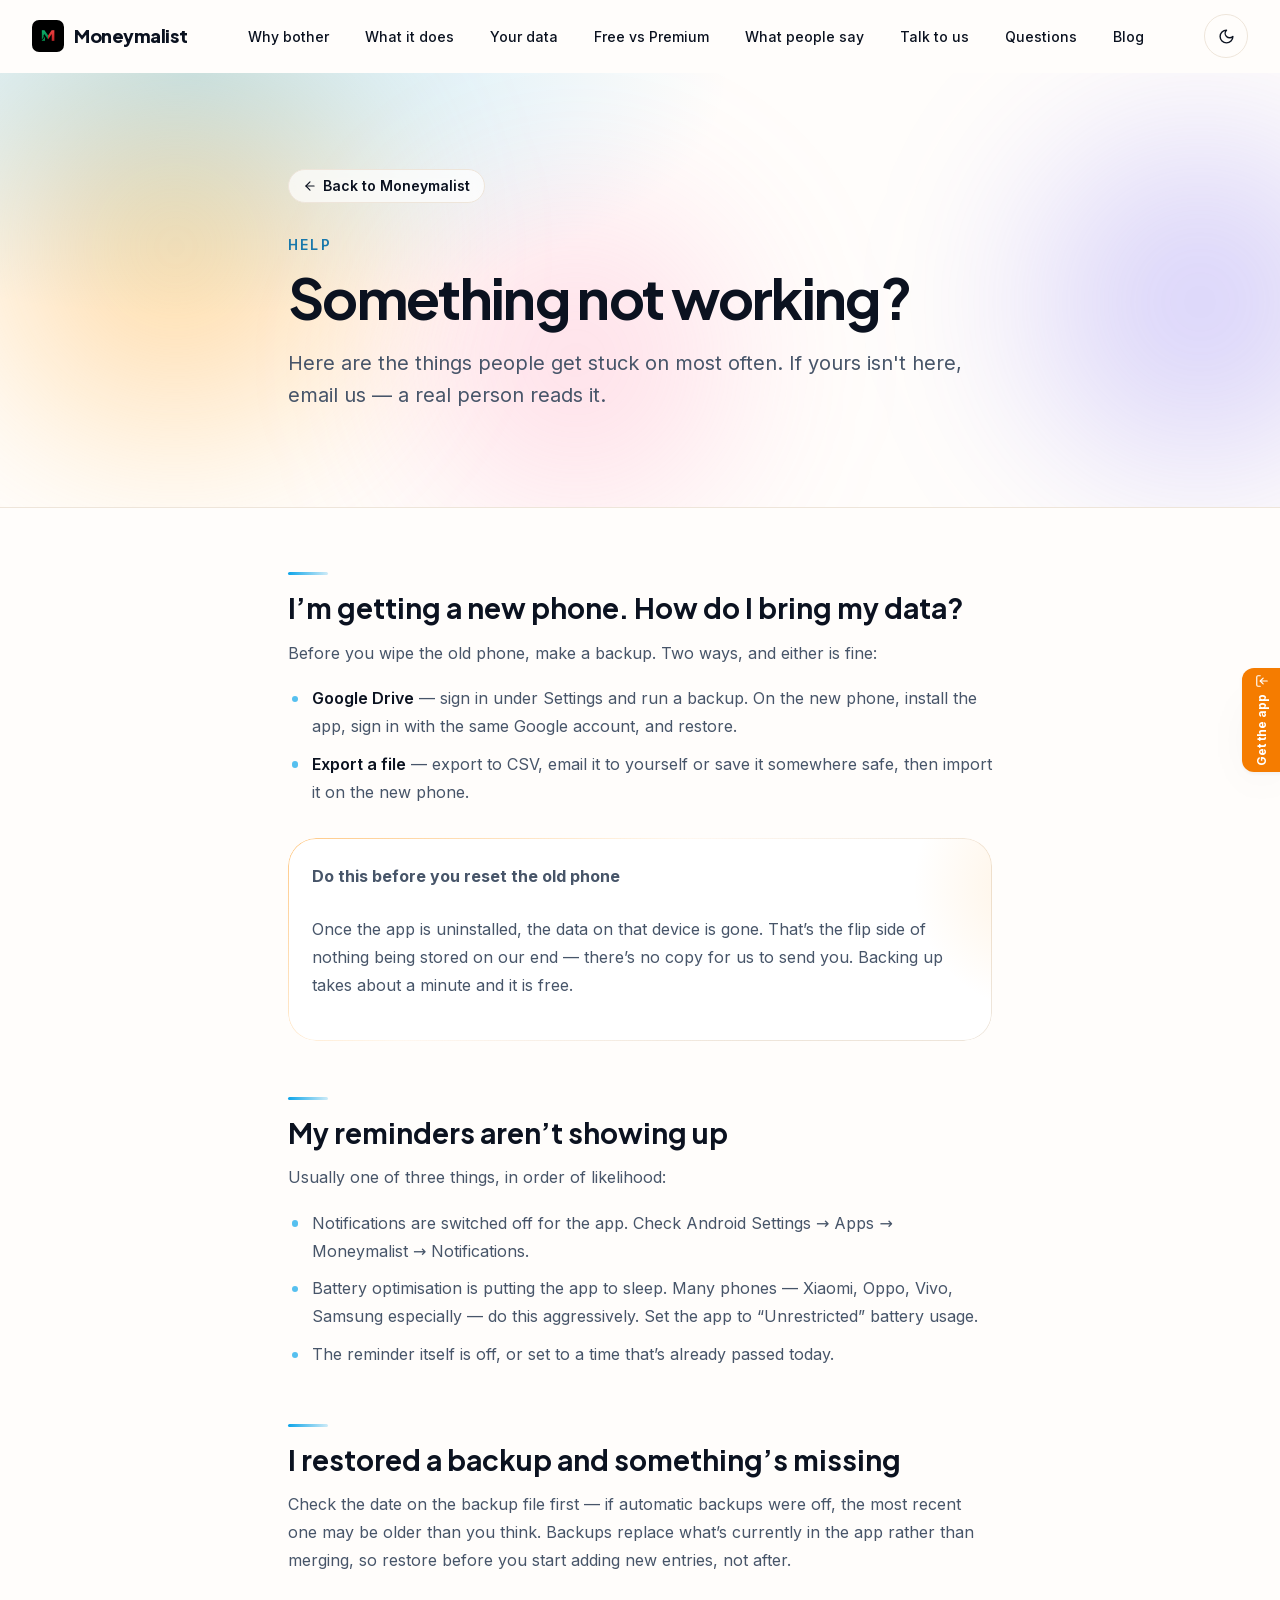
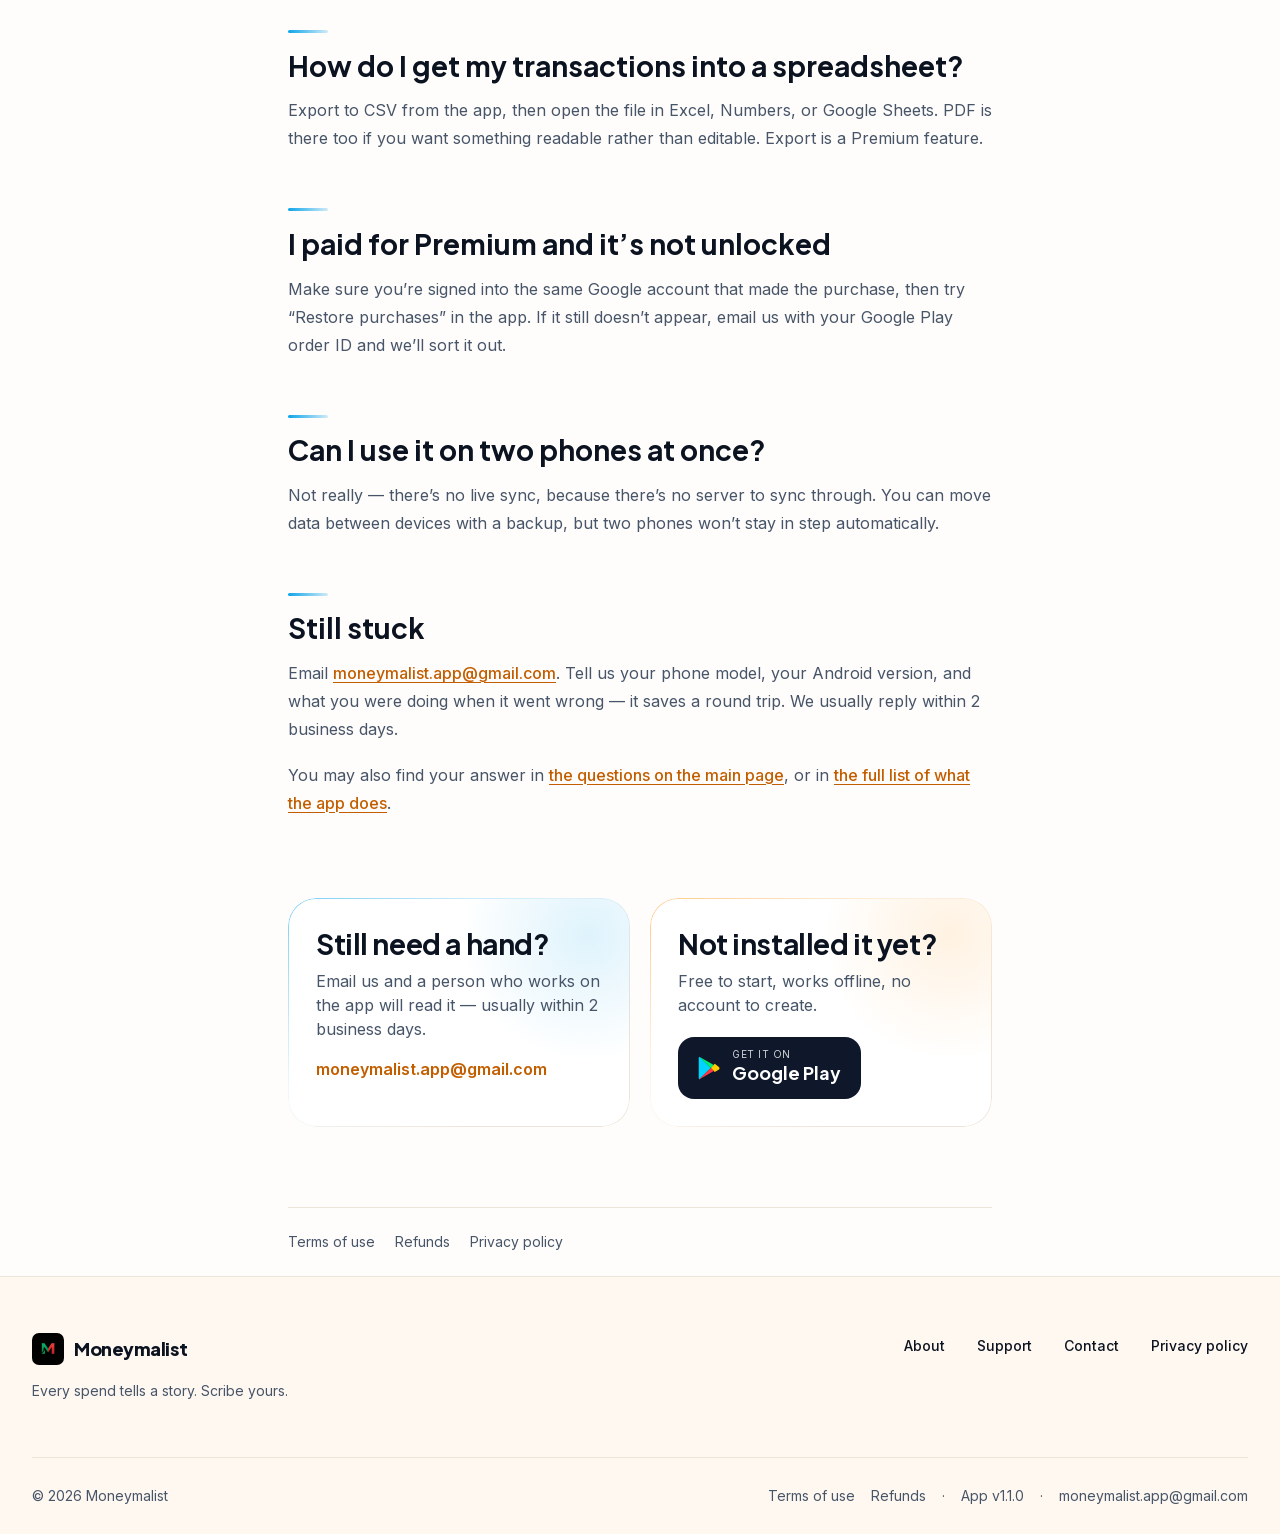
<file: support/index.html>
<!DOCTYPE html><!--6IbU1buB83Dl4refRvxgi--><html lang="en" class="__variable_154f82 __variable_d0be19 __variable_fb1882"><head><meta charSet="utf-8"/><meta name="viewport" content="width=device-width, initial-scale=1"/><link rel="preload" href="/_next/static/media/3bd9a93c89179028-s.p.woff2" as="font" crossorigin="" type="font/woff2"/><link rel="preload" href="/_next/static/media/636a5ac981f94f8b-s.p.woff2" as="font" crossorigin="" type="font/woff2"/><link rel="preload" href="/_next/static/media/e4af272ccee01ff0-s.p.woff2" as="font" crossorigin="" type="font/woff2"/><link rel="preload" as="image" href="/logo.png"/><link rel="stylesheet" href="/_next/static/css/ce202d3552a6ae30.css" data-precedence="next"/><link rel="preload" as="script" fetchPriority="low" href="/_next/static/chunks/webpack-b23d268d7e7df333.js"/><script src="/_next/static/chunks/ebf0c473-91500a9b869337da.js" async=""></script><script src="/_next/static/chunks/611-5871def533a9bb43.js" async=""></script><script src="/_next/static/chunks/main-app-6f9e6adb62b50940.js" async=""></script><script src="/_next/static/chunks/579-27b3374cb3187cd2.js" async=""></script><script src="/_next/static/chunks/692-af3617498ebc904b.js" async=""></script><script src="/_next/static/chunks/app/layout-8b8d4dfad449c1dc.js" async=""></script><script src="/_next/static/chunks/app/support/page-7a771e8e67eba033.js" async=""></script><link rel="canonical" href="https://moneymalist.com/"/><meta name="next-size-adjust" content=""/><meta name="theme-color" media="(prefers-color-scheme: light)" content="#fffdfb"/><meta name="theme-color" media="(prefers-color-scheme: dark)" content="#0f172a"/><meta name="color-scheme" content="light dark"/><title>Support | Moneymalist</title><meta name="description" content="Help with Moneymalist: backups and restoring data, reminders that aren&#x27;t arriving, exporting your transactions, and moving to a new phone."/><meta name="application-name" content="Moneymalist"/><link rel="author" href="https://moneymalist.com"/><meta name="author" content="Moneymalist"/><meta name="keywords" content="expense tracker,offline expense tracker,budget planner app,money manager,personal finance app,daily expense tracker,budget app,savings tracker,private finance app,expense tracker without account"/><meta name="creator" content="Moneymalist"/><meta name="publisher" content="Moneymalist"/><meta name="robots" content="index, follow"/><meta name="googlebot" content="index, follow, max-image-preview:large, max-snippet:-1"/><meta name="category" content="finance"/><meta name="google-play-app" content="app-id=com.moneymalist"/><link rel="canonical" href="https://moneymalist.com/support/"/><meta property="og:title" content="Moneymalist — Every spend tells a story. Scribe yours."/><meta property="og:description" content="Moneymalist is a private, offline-first expense tracker and budget planner for Android. No account, no ads, no trackers — your money data never leaves your phone."/><meta property="og:url" content="https://moneymalist.com/"/><meta property="og:site_name" content="Moneymalist"/><meta property="og:locale" content="en_IN"/><meta property="og:type" content="website"/><meta name="twitter:card" content="summary_large_image"/><meta name="twitter:title" content="Moneymalist — Every spend tells a story. Scribe yours."/><meta name="twitter:description" content="Moneymalist is a private, offline-first expense tracker and budget planner for Android. No account, no ads, no trackers — your money data never leaves your phone."/><link rel="icon" href="/icon.png?9c3c5aa9420adf1f" type="image/png" sizes="512x512"/><link rel="apple-touch-icon" href="/apple-icon.png?6b50628db2db3e1d" type="image/png" sizes="180x180"/><script>(function(){try{var d=document.documentElement;d.classList.add('js');var t=localStorage.getItem('mm-theme');if(t!=='dark'&&t!=='light'){t=window.matchMedia('(prefers-color-scheme: dark)').matches?'dark':'light';}d.setAttribute('data-theme',t);}catch(e){}})();</script><script src="/_next/static/chunks/polyfills-42372ed130431b0a.js" noModule=""></script></head><body><div hidden=""><!--$--><!--/$--></div><a href="#main" class="sr-only focus:not-sr-only focus:fixed focus:left-4 focus:top-4 focus:z-[100] focus:rounded-full focus:bg-ember-700 focus:px-5 focus:py-3 focus:text-sm focus:font-semibold focus:text-white">Skip to content</a><header class="sticky top-0 z-50 transition-all duration-300 border-b border-transparent translate-y-0"><div class="mx-auto w-full px-5 sm:px-8 max-w-7xl"><div class="flex h-16 md:h-18 items-center justify-between gap-4 py-2 md:py-3"><a class="rounded-lg" aria-label="Moneymalist home" href="/"><span class="flex items-center gap-2.5"><img alt="" width="32" height="32" decoding="async" data-nimg="1" class="shrink-0 rounded-[22%] hidden sm:block" style="color:transparent" src="/logo.png"/><span class="font-[family-name:var(--font-display)] text-lg font-extrabold tracking-tight">Moneymalist</span></span></a><nav aria-label="Sections of this page" class="hidden lg:block"><ul class="flex items-center gap-1"><li><a class="rounded-full px-4 py-2 text-sm font-medium transition-colors hover:bg-ember-50 hover:text-ember-800 dark:hover:bg-night-elevated dark:hover:text-ember-300" href="/#why">Why bother</a></li><li><a class="rounded-full px-4 py-2 text-sm font-medium transition-colors hover:bg-ember-50 hover:text-ember-800 dark:hover:bg-night-elevated dark:hover:text-ember-300" href="/#features">What it does</a></li><li><a class="rounded-full px-4 py-2 text-sm font-medium transition-colors hover:bg-ember-50 hover:text-ember-800 dark:hover:bg-night-elevated dark:hover:text-ember-300" href="/#privacy">Your data</a></li><li><a class="rounded-full px-4 py-2 text-sm font-medium transition-colors hover:bg-ember-50 hover:text-ember-800 dark:hover:bg-night-elevated dark:hover:text-ember-300" href="/#premium">Free vs Premium</a></li><li><a class="rounded-full px-4 py-2 text-sm font-medium transition-colors hover:bg-ember-50 hover:text-ember-800 dark:hover:bg-night-elevated dark:hover:text-ember-300" href="/#reviews">What people say</a></li><li><a class="rounded-full px-4 py-2 text-sm font-medium transition-colors hover:bg-ember-50 hover:text-ember-800 dark:hover:bg-night-elevated dark:hover:text-ember-300" href="/#feedback">Talk to us</a></li><li><a class="rounded-full px-4 py-2 text-sm font-medium transition-colors hover:bg-ember-50 hover:text-ember-800 dark:hover:bg-night-elevated dark:hover:text-ember-300" href="/#faq">Questions</a></li><li><a class="rounded-full px-4 py-2 text-sm font-medium transition-colors hover:bg-ember-50 hover:text-ember-800 dark:hover:bg-night-elevated dark:hover:text-ember-300" href="/blog/">Blog</a></li></ul></nav><div class="flex items-center gap-2"><button type="button" aria-label="Switch to dark theme" class="grid h-10 w-10 md:h-11 md:w-11 place-items-center rounded-full border border-[var(--hairline)] transition-colors hover:bg-ember-50 dark:hover:bg-night-elevated"><svg xmlns="http://www.w3.org/2000/svg" width="17" height="17" viewBox="0 0 24 24" fill="none" stroke="currentColor" stroke-width="2" stroke-linecap="round" stroke-linejoin="round" class="lucide lucide-moon" aria-hidden="true"><path d="M12 3a6 6 0 0 0 9 9 9 9 0 1 1-9-9Z"></path></svg></button><button type="button" aria-expanded="false" aria-controls="mobile-nav" aria-label="Open menu" class="grid h-10 w-10 md:h-11 md:w-11 place-items-center rounded-full border border-[var(--hairline)] lg:hidden"><svg xmlns="http://www.w3.org/2000/svg" width="18" height="18" viewBox="0 0 24 24" fill="none" stroke="currentColor" stroke-width="2" stroke-linecap="round" stroke-linejoin="round" class="lucide lucide-menu" aria-hidden="true"><line x1="4" x2="20" y1="12" y2="12"></line><line x1="4" x2="20" y1="6" y2="6"></line><line x1="4" x2="20" y1="18" y2="18"></line></svg></button></div></div></div></header><div class="fixed right-0 bottom-32 z-40 translate-x-[2px]"><a class="flex items-center gap-1.5 rounded-l-xl bg-ember-600 py-3 px-1.5 text-xs font-bold text-white shadow-lift transition-transform hover:-translate-x-1 hover:bg-ember-500" style="writing-mode:vertical-rl;text-orientation:mixed" target="_blank" rel="noopener noreferrer" href="https://play.google.com/store/apps/details?id=com.moneymalist&amp;referrer=utm_source%3Dmoneymalist.com%26utm_medium%3Dwebsite%26utm_campaign%3Dfloating_cta"><span class="rotate-180 flex items-center gap-1.5"><span>Get the app</span><svg xmlns="http://www.w3.org/2000/svg" width="14" height="14" viewBox="0 0 24 24" fill="none" stroke="currentColor" stroke-width="2" stroke-linecap="round" stroke-linejoin="round" class="lucide lucide-download -rotate-90"><path d="M21 15v4a2 2 0 0 1-2 2H5a2 2 0 0 1-2-2v-4"></path><polyline points="7 10 12 15 17 10"></polyline><line x1="12" x2="12" y1="15" y2="3"></line></svg></span></a></div><button aria-label="Scroll to top" class="fixed bottom-6 right-6 z-40 flex h-12 w-12 items-center justify-center rounded-full bg-[var(--card)] text-[var(--fg)] shadow-lift border border-[var(--hairline)] transition-all duration-300 hover:-translate-y-1 hover:bg-[var(--bg-soft)] focus:outline-none focus:ring-2 focus:ring-ember-500 translate-y-10 opacity-0 pointer-events-none"><svg xmlns="http://www.w3.org/2000/svg" width="22" height="22" viewBox="0 0 24 24" fill="none" stroke="currentColor" stroke-width="2.5" stroke-linecap="round" stroke-linejoin="round" class="lucide lucide-arrow-up"><path d="m5 12 7-7 7 7"></path><path d="M12 19V5"></path></svg></button><main id="main"><div style="--accent:var(--color-sky-500)"><header class="relative overflow-hidden border-b border-[var(--hairline)] py-16 sm:py-24"><div aria-hidden="true" class="pointer-events-none absolute inset-0 -z-10 overflow-hidden"><span class="absolute -left-[10%] -top-[30%] h-[38rem] w-[38rem] rounded-full bg-[radial-gradient(circle,rgba(255,183,77,0.55),transparent_65%)] blur-3xl [animation:mm-drift_28s_ease-in-out_infinite]"></span><span class="absolute -right-[15%] top-[-10%] h-[34rem] w-[34rem] rounded-full bg-[radial-gradient(circle,rgba(109,94,248,0.32),transparent_65%)] blur-3xl [animation:mm-drift_34s_ease-in-out_infinite_reverse]"></span><span class="absolute bottom-[-25%] left-[25%] h-[32rem] w-[32rem] rounded-full bg-[radial-gradient(circle,rgba(255,123,172,0.28),transparent_65%)] blur-3xl [animation:mm-drift_40s_ease-in-out_infinite]"></span></div><span aria-hidden="true" class="pointer-events-none absolute inset-0 -z-10 bg-[radial-gradient(60%_80%_at_15%_0%,color-mix(in_oklab,var(--accent)_22%,transparent),transparent_70%)]"></span><div class="mx-auto w-full px-5 sm:px-8 max-w-3xl"><a class="inline-flex items-center gap-1.5 rounded-full border border-[var(--hairline)] bg-[var(--card)]/70 px-3.5 py-1.5 text-sm font-semibold backdrop-blur transition-colors hover:border-[color-mix(in_oklab,var(--accent)_45%,transparent)]" href="/"><svg xmlns="http://www.w3.org/2000/svg" width="14" height="14" viewBox="0 0 24 24" fill="none" stroke="currentColor" stroke-width="2" stroke-linecap="round" stroke-linejoin="round" class="lucide lucide-arrow-left" aria-hidden="true"><path d="m12 19-7-7 7-7"></path><path d="M19 12H5"></path></svg>Back to Moneymalist</a><p class="mt-8 text-sm font-semibold uppercase tracking-[0.16em]" style="color:color-mix(in oklab, var(--accent) 72%, var(--fg))">Help</p><h1 class="text-h1 mt-3">Something not working?</h1><p class="mt-5 text-lead text-[var(--fg-muted)]">Here are the things people get stuck on most often. If yours isn&#x27;t here, email us — a real person reads it.</p></div></header><div class="mx-auto w-full px-5 sm:px-8 max-w-3xl"><div class="prose-page py-16"><h2>I’m getting a new phone. How do I bring my data?</h2><p>Before you wipe the old phone, make a backup. Two ways, and either is fine:</p><ul><li><strong>Google Drive</strong> — sign in under Settings and run a backup. On the new phone, install the app, sign in with the same Google account, and restore.</li><li><strong>Export a file</strong> — export to CSV, email it to yourself or save it somewhere safe, then import it on the new phone.</li></ul><div class="not-prose my-8"><div class="card-modern p-6" style="--accent:var(--color-ember-500)"><div class="relative z-10 flex h-full flex-col"><p class="font-bold">Do this before you reset the old phone</p><div class="mt-2 text-[var(--fg-muted)] [&amp;&gt;p+p]:mt-3"><p>Once the app is uninstalled, the data on that device is gone. That’s the flip side of nothing being stored on our end — there’s no copy for us to send you. Backing up takes about a minute and it is free.</p></div></div></div></div><h2>My reminders aren’t showing up</h2><p>Usually one of three things, in order of likelihood:</p><ul><li>Notifications are switched off for the app. Check Android Settings → Apps → Moneymalist → Notifications.</li><li>Battery optimisation is putting the app to sleep. Many phones — Xiaomi, Oppo, Vivo, Samsung especially — do this aggressively. Set the app to “Unrestricted” battery usage.</li><li>The reminder itself is off, or set to a time that’s already passed today.</li></ul><h2>I restored a backup and something’s missing</h2><p>Check the date on the backup file first — if automatic backups were off, the most recent one may be older than you think. Backups replace what’s currently in the app rather than merging, so restore before you start adding new entries, not after.</p><h2>How do I get my transactions into a spreadsheet?</h2><p>Export to CSV from the app, then open the file in Excel, Numbers, or Google Sheets. PDF is there too if you want something readable rather than editable. Export is a Premium feature.</p><h2>I paid for Premium and it’s not unlocked</h2><p>Make sure you’re signed into the same Google account that made the purchase, then try “Restore purchases” in the app. If it still doesn’t appear, email us with your Google Play order ID and we’ll sort it out.</p><h2>Can I use it on two phones at once?</h2><p>Not really — there’s no live sync, because there’s no server to sync through. You can move data between devices with a backup, but two phones won’t stay in step automatically.</p><h2>Still stuck</h2><p>Email <a href="mailto:moneymalist.app@gmail.com">moneymalist.app@gmail.com</a>. Tell us your phone model, your Android version, and what you were doing when it went wrong — it saves a round trip. We usually reply <!-- -->within 2 business days<!-- -->.</p><p>You may also find your answer in <a href="/#faq">the questions on the main page</a>, or in <a href="/#features">the full list of what the app does</a>.</p></div></div><div class="mx-auto w-full px-5 sm:px-8 max-w-3xl"><div class="grid gap-5 pb-20 md:grid-cols-2"><div class="reveal"><div class="card-modern card-sheen h-full p-7" style="--accent:var(--color-sky-500)"><span class="sheen" aria-hidden="true"></span><div class="relative z-10 flex h-full flex-col"><h2 class="text-h3">Still need a hand?</h2><p class="mt-2 text-[var(--fg-muted)]">Email us and a person who works on the app will read it — usually<!-- --> <!-- -->within 2 business days<!-- -->.</p><a href="mailto:moneymalist.app@gmail.com" class="mt-4 w-fit font-semibold text-ember-700 hover:underline dark:text-ember-300">moneymalist.app@gmail.com</a></div></div></div><div class="reveal" style="transition-delay:100ms"><div class="card-modern card-sheen h-full p-7" style="--accent:var(--color-ember-500)"><span class="sheen" aria-hidden="true"></span><div class="relative z-10 flex h-full flex-col"><h2 class="text-h3">Not installed it yet?</h2><p class="mt-2 text-[var(--fg-muted)]">Free to start, works offline, no account to create.</p><div class="mt-auto pt-5"><a href="https://play.google.com/store/apps/details?id=com.moneymalist&amp;referrer=utm_source%3Dmoneymalist.com%26utm_medium%3Dwebsite%26utm_campaign%3Dsupporting-page" target="_blank" rel="noopener noreferrer" aria-label="Get Moneymalist on Google Play (opens the Play Store in a new tab)" class="inline-flex w-fit items-center gap-3 rounded-2xl bg-night px-5 py-3 text-white transition-transform duration-200 hover:-translate-y-0.5 motion-reduce:hover:translate-y-0 dark:bg-white dark:text-night "><svg viewBox="0 0 24 26" width="22" height="24" aria-hidden="true" class="shrink-0"><path d="M1.4 0.6A1.9 1.9 0 0 0 .8 2v22a1.9 1.9 0 0 0 .6 1.4L13.9 13Z" fill="#00D4FF"></path><path d="m18.3 8.4-3.3 3.3-1.1 1.3 4.4 4.4 4.2-2.4c1.3-.7 1.3-2.8 0-3.5Z" fill="#FFCE00"></path><path d="m1.4 25.4 12.5-12.4 3.3 3.3-14.2 8.1a1.8 1.8 0 0 1-1.6 1Z" fill="#FF3A44"></path><path d="M1.4.6 17.2 9.6l-3.3 3.4Z" fill="#00F076"></path></svg><span class="flex flex-col leading-none"><span class="text-[0.625rem] uppercase tracking-wider opacity-80">Get it on</span><span class="font-[family-name:var(--font-display)] text-lg font-bold">Google Play</span></span></a></div></div></div></div></div><nav aria-label="Legal" class="flex flex-wrap gap-x-5 gap-y-2 border-t border-[var(--hairline)] py-6 text-sm text-[var(--fg-muted)]"><a class="hover:text-ember-700" href="/terms/">Terms of use</a><a class="hover:text-ember-700" href="/refunds/">Refunds</a><a class="hover:text-ember-700" href="/privacy-policy/">Privacy policy</a></nav></div></div><!--$--><!--/$--></main><footer class="border-t border-[var(--hairline)] bg-[var(--bg-soft)]"><div class="mx-auto w-full px-5 sm:px-8 max-w-7xl"><div class="flex flex-col gap-6 md:gap-10 py-8 md:py-14 md:flex-row md:items-start md:justify-between"><div class="flex max-w-sm flex-col gap-4"><a class="w-fit rounded-lg" href="/"><span class="flex items-center gap-2.5"><img alt="" loading="lazy" width="32" height="32" decoding="async" data-nimg="1" class="shrink-0 rounded-[22%]" style="color:transparent" src="/logo.png"/><span class="font-[family-name:var(--font-display)] text-lg font-extrabold tracking-tight">Moneymalist</span></span></a><p class="text-sm text-[var(--fg-muted)]">Every spend tells a story. Scribe yours.</p></div><nav aria-label="Footer"><ul class="flex flex-wrap gap-x-4 gap-y-3 md:gap-x-8"><li><a class="text-xs font-medium transition-colors hover:text-ember-700 md:text-sm" href="/about/">About</a></li><li><a class="text-xs font-medium transition-colors hover:text-ember-700 md:text-sm" href="/support/">Support</a></li><li><a class="text-xs font-medium transition-colors hover:text-ember-700 md:text-sm" href="/contact/">Contact</a></li><li><a class="text-xs font-medium transition-colors hover:text-ember-700 md:text-sm" href="/privacy-policy/">Privacy policy</a></li></ul></nav></div><div class="flex flex-col gap-3 border-t border-[var(--hairline)] py-7 text-xs text-[var(--fg-muted)] sm:flex-row sm:items-center sm:justify-between md:text-sm"><p>© <!-- -->2026<!-- --> <!-- -->Moneymalist</p><p class="flex flex-wrap items-center gap-x-4 gap-y-1"><a class="hover:text-ember-700" href="/terms/">Terms of use</a><a class="hover:text-ember-700" href="/refunds/">Refunds</a><span aria-hidden="true">·</span><span>App v<!-- -->1.1.0</span><span aria-hidden="true">·</span><a href="mailto:moneymalist.app@gmail.com" class="hover:text-ember-700">moneymalist.app@gmail.com</a></p></div></div></footer><script src="/_next/static/chunks/webpack-b23d268d7e7df333.js" id="_R_" async=""></script><script>(self.__next_f=self.__next_f||[]).push([0])</script><script>self.__next_f.push([1,"1:\"$Sreact.fragment\"\n2:I[8822,[\"579\",\"static/chunks/579-27b3374cb3187cd2.js\",\"692\",\"static/chunks/692-af3617498ebc904b.js\",\"177\",\"static/chunks/app/layout-8b8d4dfad449c1dc.js\"],\"Header\"]\n3:I[7579,[\"579\",\"static/chunks/579-27b3374cb3187cd2.js\",\"174\",\"static/chunks/app/support/page-7a771e8e67eba033.js\"],\"\"]\n4:I[4923,[\"579\",\"static/chunks/579-27b3374cb3187cd2.js\",\"692\",\"static/chunks/692-af3617498ebc904b.js\",\"177\",\"static/chunks/app/layout-8b8d4dfad449c1dc.js\"],\"ScrollToTop\"]\n5:I[4598,[],\"\"]\n6:I[5292,[],\"\"]\n7:I[8028,[\"579\",\"static/chunks/579-27b3374cb3187cd2.js\",\"692\",\"static/chunks/692-af3617498ebc904b.js\",\"177\",\"static/chunks/app/layout-8b8d4dfad449c1dc.js\"],\"Image\"]\nf:I[5998,[],\"\"]\n:HL[\"/_next/static/media/3bd9a93c89179028-s.p.woff2\",\"font\",{\"crossOrigin\":\"\",\"type\":\"font/woff2\"}]\n:HL[\"/_next/static/media/636a5ac981f94f8b-s.p.woff2\",\"font\",{\"crossOrigin\":\"\",\"type\":\"font/woff2\"}]\n:HL[\"/_next/static/media/e4af272ccee01ff0-s.p.woff2\",\"font\",{\"crossOrigin\":\"\",\"type\":\"font/woff2\"}]\n:HL[\"/_next/static/css/ce202d3552a6ae30.css\",\"style\"]\n"])</script><script>self.__next_f.push([1,"0:{\"P\":null,\"b\":\"6IbU1buB83Dl4refRvxgi\",\"p\":\"\",\"c\":[\"\",\"support\",\"\"],\"i\":false,\"f\":[[[\"\",{\"children\":[\"support\",{\"children\":[\"__PAGE__\",{}]}]},\"$undefined\",\"$undefined\",true],[\"\",[\"$\",\"$1\",\"c\",{\"children\":[[[\"$\",\"link\",\"0\",{\"rel\":\"stylesheet\",\"href\":\"/_next/static/css/ce202d3552a6ae30.css\",\"precedence\":\"next\",\"crossOrigin\":\"$undefined\",\"nonce\":\"$undefined\"}]],[\"$\",\"html\",null,{\"lang\":\"en\",\"className\":\"__variable_154f82 __variable_d0be19 __variable_fb1882\",\"suppressHydrationWarning\":true,\"children\":[[\"$\",\"head\",null,{\"children\":[[\"$\",\"script\",null,{\"dangerouslySetInnerHTML\":{\"__html\":\"(function(){try{var d=document.documentElement;d.classList.add('js');var t=localStorage.getItem('mm-theme');if(t!=='dark'\u0026\u0026t!=='light'){t=window.matchMedia('(prefers-color-scheme: dark)').matches?'dark':'light';}d.setAttribute('data-theme',t);}catch(e){}})();\"}}],[\"$\",\"link\",null,{\"rel\":\"canonical\",\"href\":\"https://moneymalist.com/\"}]]}],[\"$\",\"body\",null,{\"children\":[[\"$\",\"a\",null,{\"href\":\"#main\",\"className\":\"sr-only focus:not-sr-only focus:fixed focus:left-4 focus:top-4 focus:z-[100] focus:rounded-full focus:bg-ember-700 focus:px-5 focus:py-3 focus:text-sm focus:font-semibold focus:text-white\",\"children\":\"Skip to content\"}],null,[\"$\",\"$L2\",null,{}],[\"$\",\"div\",null,{\"className\":\"fixed right-0 bottom-32 z-40 translate-x-[2px]\",\"children\":[\"$\",\"$L3\",null,{\"href\":\"https://play.google.com/store/apps/details?id=com.moneymalist\u0026referrer=utm_source%3Dmoneymalist.com%26utm_medium%3Dwebsite%26utm_campaign%3Dfloating_cta\",\"className\":\"flex items-center gap-1.5 rounded-l-xl bg-ember-600 py-3 px-1.5 text-xs font-bold text-white shadow-lift transition-transform hover:-translate-x-1 hover:bg-ember-500\",\"style\":{\"writingMode\":\"vertical-rl\",\"textOrientation\":\"mixed\"},\"target\":\"_blank\",\"rel\":\"noopener noreferrer\",\"children\":[\"$\",\"span\",null,{\"className\":\"rotate-180 flex items-center gap-1.5\",\"children\":[[\"$\",\"span\",null,{\"children\":\"Get the app\"}],[\"$\",\"svg\",null,{\"ref\":\"$undefined\",\"xmlns\":\"http://www.w3.org/2000/svg\",\"width\":14,\"height\":14,\"viewBox\":\"0 0 24 24\",\"fill\":\"none\",\"stroke\":\"currentColor\",\"strokeWidth\":2,\"strokeLinecap\":\"round\",\"strokeLinejoin\":\"round\",\"className\":\"lucide lucide-download -rotate-90\",\"children\":[[\"$\",\"path\",\"ih7n3h\",{\"d\":\"M21 15v4a2 2 0 0 1-2 2H5a2 2 0 0 1-2-2v-4\"}],[\"$\",\"polyline\",\"2ggqvy\",{\"points\":\"7 10 12 15 17 10\"}],[\"$\",\"line\",\"1vk2je\",{\"x1\":\"12\",\"x2\":\"12\",\"y1\":\"15\",\"y2\":\"3\"}],\"$undefined\"]}]]}]}]}],[\"$\",\"$L4\",null,{}],[\"$\",\"main\",null,{\"id\":\"main\",\"children\":[\"$\",\"$L5\",null,{\"parallelRouterKey\":\"children\",\"error\":\"$undefined\",\"errorStyles\":\"$undefined\",\"errorScripts\":\"$undefined\",\"template\":[\"$\",\"$L6\",null,{}],\"templateStyles\":\"$undefined\",\"templateScripts\":\"$undefined\",\"notFound\":[[[\"$\",\"title\",null,{\"children\":\"404: This page could not be found.\"}],[\"$\",\"div\",null,{\"style\":{\"fontFamily\":\"system-ui,\\\"Segoe UI\\\",Roboto,Helvetica,Arial,sans-serif,\\\"Apple Color Emoji\\\",\\\"Segoe UI Emoji\\\"\",\"height\":\"100vh\",\"textAlign\":\"center\",\"display\":\"flex\",\"flexDirection\":\"column\",\"alignItems\":\"center\",\"justifyContent\":\"center\"},\"children\":[\"$\",\"div\",null,{\"children\":[[\"$\",\"style\",null,{\"dangerouslySetInnerHTML\":{\"__html\":\"body{color:#000;background:#fff;margin:0}.next-error-h1{border-right:1px solid rgba(0,0,0,.3)}@media (prefers-color-scheme:dark){body{color:#fff;background:#000}.next-error-h1{border-right:1px solid rgba(255,255,255,.3)}}\"}}],[\"$\",\"h1\",null,{\"className\":\"next-error-h1\",\"style\":{\"display\":\"inline-block\",\"margin\":\"0 20px 0 0\",\"padding\":\"0 23px 0 0\",\"fontSize\":24,\"fontWeight\":500,\"verticalAlign\":\"top\",\"lineHeight\":\"49px\"},\"children\":404}],[\"$\",\"div\",null,{\"style\":{\"display\":\"inline-block\"},\"children\":[\"$\",\"h2\",null,{\"style\":{\"fontSize\":14,\"fontWeight\":400,\"lineHeight\":\"49px\",\"margin\":0},\"children\":\"This page could not be found.\"}]}]]}]}]],[]],\"forbidden\":\"$undefined\",\"unauthorized\":\"$undefined\"}]}],[\"$\",\"footer\",null,{\"className\":\"border-t border-[var(--hairline)] bg-[var(--bg-soft)]\",\"children\":[\"$\",\"div\",null,{\"className\":\"mx-auto w-full px-5 sm:px-8 max-w-7xl\",\"children\":[[\"$\",\"div\",null,{\"className\":\"flex flex-col gap-6 md:gap-10 py-8 md:py-14 md:flex-row md:items-start md:justify-between\",\"children\":[[\"$\",\"div\",null,{\"className\":\"flex max-w-sm flex-col gap-4\",\"children\":[[\"$\",\"$L3\",null,{\"href\":\"/\",\"className\":\"w-fit rounded-lg\",\"children\":[\"$\",\"span\",null,{\"className\":\"flex items-center gap-2.5\",\"children\":[[\"$\",\"$L7\",null,{\"src\":\"/logo.png\",\"alt\":\"\",\"width\":32,\"height\":32,\"priority\":false,\"className\":\"shrink-0 rounded-[22%]\"}],\"$L8\"]}]}],\"$L9\"]}],\"$La\"]}],\"$Lb\"]}]}]]}]]}]]}],{\"children\":[\"support\",\"$Lc\",{\"children\":[\"__PAGE__\",\"$Ld\",{},null,false]},null,false]},null,false],\"$Le\",false]],\"m\":\"$undefined\",\"G\":[\"$f\",[]],\"s\":false,\"S\":true}\n"])</script><script>self.__next_f.push([1,"1e:I[1215,[],\"ViewportBoundary\"]\n20:I[1215,[],\"MetadataBoundary\"]\n21:\"$Sreact.suspense\"\n8:[\"$\",\"span\",null,{\"className\":\"font-[family-name:var(--font-display)] text-lg font-extrabold tracking-tight\",\"children\":\"Moneymalist\"}]\n9:[\"$\",\"p\",null,{\"className\":\"text-sm text-[var(--fg-muted)]\",\"children\":\"Every spend tells a story. Scribe yours.\"}]\n"])</script><script>self.__next_f.push([1,"a:[\"$\",\"nav\",null,{\"aria-label\":\"Footer\",\"children\":[\"$\",\"ul\",null,{\"className\":\"flex flex-wrap gap-x-4 gap-y-3 md:gap-x-8\",\"children\":[[\"$\",\"li\",\"/about/\",{\"children\":[\"$\",\"$L3\",null,{\"href\":\"/about/\",\"className\":\"text-xs font-medium transition-colors hover:text-ember-700 md:text-sm\",\"children\":\"About\"}]}],[\"$\",\"li\",\"/support/\",{\"children\":[\"$\",\"$L3\",null,{\"href\":\"/support/\",\"className\":\"text-xs font-medium transition-colors hover:text-ember-700 md:text-sm\",\"children\":\"Support\"}]}],[\"$\",\"li\",\"/contact/\",{\"children\":[\"$\",\"$L3\",null,{\"href\":\"/contact/\",\"className\":\"text-xs font-medium transition-colors hover:text-ember-700 md:text-sm\",\"children\":\"Contact\"}]}],[\"$\",\"li\",\"/privacy-policy/\",{\"children\":[\"$\",\"$L3\",null,{\"href\":\"/privacy-policy/\",\"className\":\"text-xs font-medium transition-colors hover:text-ember-700 md:text-sm\",\"children\":\"Privacy policy\"}]}]]}]}]\n"])</script><script>self.__next_f.push([1,"b:[\"$\",\"div\",null,{\"className\":\"flex flex-col gap-3 border-t border-[var(--hairline)] py-7 text-xs text-[var(--fg-muted)] sm:flex-row sm:items-center sm:justify-between md:text-sm\",\"children\":[[\"$\",\"p\",null,{\"children\":[\"© \",2026,\" \",\"Moneymalist\"]}],[\"$\",\"p\",null,{\"className\":\"flex flex-wrap items-center gap-x-4 gap-y-1\",\"children\":[[[\"$\",\"$L3\",\"/terms/\",{\"href\":\"/terms/\",\"className\":\"hover:text-ember-700\",\"children\":\"Terms of use\"}],[\"$\",\"$L3\",\"/refunds/\",{\"href\":\"/refunds/\",\"className\":\"hover:text-ember-700\",\"children\":\"Refunds\"}]],[\"$\",\"span\",null,{\"aria-hidden\":\"true\",\"children\":\"·\"}],[\"$\",\"span\",null,{\"children\":[\"App v\",\"1.1.0\"]}],[\"$\",\"span\",null,{\"aria-hidden\":\"true\",\"children\":\"·\"}],[\"$\",\"a\",null,{\"href\":\"mailto:moneymalist.app@gmail.com\",\"className\":\"hover:text-ember-700\",\"children\":\"moneymalist.app@gmail.com\"}]]}]]}]\n"])</script><script>self.__next_f.push([1,"c:[\"$\",\"$1\",\"c\",{\"children\":[null,[\"$\",\"$L5\",null,{\"parallelRouterKey\":\"children\",\"error\":\"$undefined\",\"errorStyles\":\"$undefined\",\"errorScripts\":\"$undefined\",\"template\":[\"$\",\"$L6\",null,{}],\"templateStyles\":\"$undefined\",\"templateScripts\":\"$undefined\",\"notFound\":\"$undefined\",\"forbidden\":\"$undefined\",\"unauthorized\":\"$undefined\"}]]}]\n"])</script><script>self.__next_f.push([1,"d:[\"$\",\"$1\",\"c\",{\"children\":[[\"$\",\"div\",null,{\"style\":{\"--accent\":\"var(--color-sky-500)\"},\"children\":[[\"$\",\"header\",null,{\"className\":\"relative overflow-hidden border-b border-[var(--hairline)] py-16 sm:py-24\",\"children\":[[\"$\",\"div\",null,{\"aria-hidden\":\"true\",\"className\":\"pointer-events-none absolute inset-0 -z-10 overflow-hidden\",\"children\":[[\"$\",\"span\",null,{\"className\":\"absolute -left-[10%] -top-[30%] h-[38rem] w-[38rem] rounded-full bg-[radial-gradient(circle,rgba(255,183,77,0.55),transparent_65%)] blur-3xl [animation:mm-drift_28s_ease-in-out_infinite]\"}],[\"$\",\"span\",null,{\"className\":\"absolute -right-[15%] top-[-10%] h-[34rem] w-[34rem] rounded-full bg-[radial-gradient(circle,rgba(109,94,248,0.32),transparent_65%)] blur-3xl [animation:mm-drift_34s_ease-in-out_infinite_reverse]\"}],[\"$\",\"span\",null,{\"className\":\"absolute bottom-[-25%] left-[25%] h-[32rem] w-[32rem] rounded-full bg-[radial-gradient(circle,rgba(255,123,172,0.28),transparent_65%)] blur-3xl [animation:mm-drift_40s_ease-in-out_infinite]\"}]]}],[\"$\",\"span\",null,{\"aria-hidden\":\"true\",\"className\":\"pointer-events-none absolute inset-0 -z-10 bg-[radial-gradient(60%_80%_at_15%_0%,color-mix(in_oklab,var(--accent)_22%,transparent),transparent_70%)]\"}],[\"$\",\"div\",null,{\"className\":\"mx-auto w-full px-5 sm:px-8 max-w-3xl\",\"children\":[[\"$\",\"$L3\",null,{\"href\":\"/\",\"className\":\"inline-flex items-center gap-1.5 rounded-full border border-[var(--hairline)] bg-[var(--card)]/70 px-3.5 py-1.5 text-sm font-semibold backdrop-blur transition-colors hover:border-[color-mix(in_oklab,var(--accent)_45%,transparent)]\",\"children\":[[\"$\",\"svg\",null,{\"ref\":\"$undefined\",\"xmlns\":\"http://www.w3.org/2000/svg\",\"width\":14,\"height\":14,\"viewBox\":\"0 0 24 24\",\"fill\":\"none\",\"stroke\":\"currentColor\",\"strokeWidth\":2,\"strokeLinecap\":\"round\",\"strokeLinejoin\":\"round\",\"className\":\"lucide lucide-arrow-left\",\"aria-hidden\":\"true\",\"children\":[[\"$\",\"path\",\"1l729n\",{\"d\":\"m12 19-7-7 7-7\"}],[\"$\",\"path\",\"x3x0zl\",{\"d\":\"M19 12H5\"}],\"$undefined\"]}],\"Back to Moneymalist\"]}],[\"$\",\"p\",null,{\"className\":\"mt-8 text-sm font-semibold uppercase tracking-[0.16em]\",\"style\":{\"color\":\"color-mix(in oklab, var(--accent) 72%, var(--fg))\"},\"children\":\"Help\"}],[\"$\",\"h1\",null,{\"className\":\"text-h1 mt-3\",\"children\":\"Something not working?\"}],[\"$\",\"p\",null,{\"className\":\"mt-5 text-lead text-[var(--fg-muted)]\",\"children\":\"Here are the things people get stuck on most often. If yours isn't here, email us — a real person reads it.\"}],null]}]]}],[\"$\",\"div\",null,{\"className\":\"mx-auto w-full px-5 sm:px-8 max-w-3xl\",\"children\":[\"$\",\"div\",null,{\"className\":\"prose-page py-16\",\"children\":[[\"$\",\"h2\",null,{\"children\":\"I’m getting a new phone. How do I bring my data?\"}],[\"$\",\"p\",null,{\"children\":\"Before you wipe the old phone, make a backup. Two ways, and either is fine:\"}],[\"$\",\"ul\",null,{\"children\":[[\"$\",\"li\",null,{\"children\":[[\"$\",\"strong\",null,{\"children\":\"Google Drive\"}],\" — sign in under Settings and run a backup. On the new phone, install the app, sign in with the same Google account, and restore.\"]}],[\"$\",\"li\",null,{\"children\":[[\"$\",\"strong\",null,{\"children\":\"Export a file\"}],\" — export to CSV, email it to yourself or save it somewhere safe, then import it on the new phone.\"]}]]}],[\"$\",\"div\",null,{\"className\":\"not-prose my-8\",\"children\":[\"$\",\"div\",null,{\"className\":\"card-modern p-6\",\"style\":{\"--accent\":\"var(--color-ember-500)\"},\"children\":[null,[\"$\",\"div\",null,{\"className\":\"relative z-10 flex h-full flex-col\",\"children\":[[\"$\",\"p\",null,{\"className\":\"font-bold\",\"children\":\"Do this before you reset the old phone\"}],[\"$\",\"div\",null,{\"className\":\"mt-2 text-[var(--fg-muted)] [\u0026\u003ep+p]:mt-3\",\"children\":[\"$\",\"p\",null,{\"children\":\"Once the app is uninstalled, the data on that device is gone. That’s the flip side of nothing being stored on our end — there’s no copy for us to send you. Backing up takes about a minute and it is free.\"}]}]]}]]}]}],[\"$\",\"h2\",null,{\"children\":\"My reminders aren’t showing up\"}],[\"$\",\"p\",null,{\"children\":\"Usually one of three things, in order of likelihood:\"}],\"$L10\",\"$L11\",\"$L12\",\"$L13\",\"$L14\",\"$L15\",\"$L16\",\"$L17\",\"$L18\",\"$L19\",\"$L1a\",\"$L1b\"]}]}],\"$L1c\"]}],null,\"$L1d\"]}]\n"])</script><script>self.__next_f.push([1,"e:[\"$\",\"$1\",\"h\",{\"children\":[null,[[\"$\",\"$L1e\",null,{\"children\":\"$L1f\"}],[\"$\",\"meta\",null,{\"name\":\"next-size-adjust\",\"content\":\"\"}]],[\"$\",\"$L20\",null,{\"children\":[\"$\",\"div\",null,{\"hidden\":true,\"children\":[\"$\",\"$21\",null,{\"fallback\":null,\"children\":\"$L22\"}]}]}]]}]\n"])</script><script>self.__next_f.push([1,"23:I[7453,[\"579\",\"static/chunks/579-27b3374cb3187cd2.js\",\"174\",\"static/chunks/app/support/page-7a771e8e67eba033.js\"],\"Reveal\"]\n24:I[1215,[],\"OutletBoundary\"]\n26:I[206,[],\"AsyncMetadataOutlet\"]\n10:[\"$\",\"ul\",null,{\"children\":[[\"$\",\"li\",null,{\"children\":\"Notifications are switched off for the app. Check Android Settings → Apps → Moneymalist → Notifications.\"}],[\"$\",\"li\",null,{\"children\":\"Battery optimisation is putting the app to sleep. Many phones — Xiaomi, Oppo, Vivo, Samsung especially — do this aggressively. Set the app to “Unrestricted” battery usage.\"}],[\"$\",\"li\",null,{\"children\":\"The reminder itself is off, or set to a time that’s already passed today.\"}]]}]\n11:[\"$\",\"h2\",null,{\"children\":\"I restored a backup and something’s missing\"}]\n12:[\"$\",\"p\",null,{\"children\":\"Check the date on the backup file first — if automatic backups were off, the most recent one may be older than you think. Backups replace what’s currently in the app rather than merging, so restore before you start adding new entries, not after.\"}]\n13:[\"$\",\"h2\",null,{\"children\":\"How do I get my transactions into a spreadsheet?\"}]\n14:[\"$\",\"p\",null,{\"children\":\"Export to CSV from the app, then open the file in Excel, Numbers, or Google Sheets. PDF is there too if you want something readable rather than editable. Export is a Premium feature.\"}]\n15:[\"$\",\"h2\",null,{\"children\":\"I paid for Premium and it’s not unlocked\"}]\n16:[\"$\",\"p\",null,{\"children\":\"Make sure you’re signed into the same Google account that made the purchase, then try “Restore purchases” in the app. If it still doesn’t appear, email us with your Google Play order ID and we’ll sort it out.\"}]\n17:[\"$\",\"h2\",null,{\"children\":\"Can I use it on two phones at once?\"}]\n18:[\"$\",\"p\",null,{\"children\":\"Not really — there’s no live sync, because there’s no server to sync through. You can move data between devices with a backup, but two phones won’t stay in step automatically.\"}]\n19:[\"$\",\"h2\",null,{\"children\":\"Still stuck\"}]\n1a:[\"$\",\"p\",null,{\"children\":[\"Email "])</script><script>self.__next_f.push([1,"\",[\"$\",\"a\",null,{\"href\":\"mailto:moneymalist.app@gmail.com\",\"children\":\"moneymalist.app@gmail.com\"}],\". Tell us your phone model, your Android version, and what you were doing when it went wrong — it saves a round trip. We usually reply \",\"within 2 business days\",\".\"]}]\n1b:[\"$\",\"p\",null,{\"children\":[\"You may also find your answer in \",[\"$\",\"$L3\",null,{\"href\":\"/#faq\",\"children\":\"the questions on the main page\"}],\", or in \",[\"$\",\"$L3\",null,{\"href\":\"/#features\",\"children\":\"the full list of what the app does\"}],\".\"]}]\n"])</script><script>self.__next_f.push([1,"1c:[\"$\",\"div\",null,{\"className\":\"mx-auto w-full px-5 sm:px-8 max-w-3xl\",\"children\":[[\"$\",\"div\",null,{\"className\":\"grid gap-5 pb-20 md:grid-cols-2\",\"children\":[[\"$\",\"$L23\",null,{\"children\":[\"$\",\"div\",null,{\"className\":\"card-modern card-sheen h-full p-7\",\"style\":{\"--accent\":\"var(--color-sky-500)\"},\"children\":[[\"$\",\"span\",null,{\"className\":\"sheen\",\"aria-hidden\":\"true\"}],[\"$\",\"div\",null,{\"className\":\"relative z-10 flex h-full flex-col\",\"children\":[[\"$\",\"h2\",null,{\"className\":\"text-h3\",\"children\":\"Still need a hand?\"}],[\"$\",\"p\",null,{\"className\":\"mt-2 text-[var(--fg-muted)]\",\"children\":[\"Email us and a person who works on the app will read it — usually\",\" \",\"within 2 business days\",\".\"]}],[\"$\",\"a\",null,{\"href\":\"mailto:moneymalist.app@gmail.com\",\"className\":\"mt-4 w-fit font-semibold text-ember-700 hover:underline dark:text-ember-300\",\"children\":\"moneymalist.app@gmail.com\"}]]}]]}]}],[\"$\",\"$L23\",null,{\"delay\":100,\"children\":[\"$\",\"div\",null,{\"className\":\"card-modern card-sheen h-full p-7\",\"style\":{\"--accent\":\"var(--color-ember-500)\"},\"children\":[[\"$\",\"span\",null,{\"className\":\"sheen\",\"aria-hidden\":\"true\"}],[\"$\",\"div\",null,{\"className\":\"relative z-10 flex h-full flex-col\",\"children\":[[\"$\",\"h2\",null,{\"className\":\"text-h3\",\"children\":\"Not installed it yet?\"}],[\"$\",\"p\",null,{\"className\":\"mt-2 text-[var(--fg-muted)]\",\"children\":\"Free to start, works offline, no account to create.\"}],[\"$\",\"div\",null,{\"className\":\"mt-auto pt-5\",\"children\":[\"$\",\"a\",null,{\"href\":\"https://play.google.com/store/apps/details?id=com.moneymalist\u0026referrer=utm_source%3Dmoneymalist.com%26utm_medium%3Dwebsite%26utm_campaign%3Dsupporting-page\",\"target\":\"_blank\",\"rel\":\"noopener noreferrer\",\"aria-label\":\"Get Moneymalist on Google Play (opens the Play Store in a new tab)\",\"className\":\"inline-flex w-fit items-center gap-3 rounded-2xl bg-night px-5 py-3 text-white transition-transform duration-200 hover:-translate-y-0.5 motion-reduce:hover:translate-y-0 dark:bg-white dark:text-night \",\"children\":[[\"$\",\"svg\",null,{\"viewBox\":\"0 0 24 26\",\"width\":\"22\",\"height\":\"24\",\"aria-hidden\":\"true\",\"className\":\"shrink-0\",\"children\":[[\"$\",\"path\",null,{\"d\":\"M1.4 0.6A1.9 1.9 0 0 0 .8 2v22a1.9 1.9 0 0 0 .6 1.4L13.9 13Z\",\"fill\":\"#00D4FF\"}],[\"$\",\"path\",null,{\"d\":\"m18.3 8.4-3.3 3.3-1.1 1.3 4.4 4.4 4.2-2.4c1.3-.7 1.3-2.8 0-3.5Z\",\"fill\":\"#FFCE00\"}],[\"$\",\"path\",null,{\"d\":\"m1.4 25.4 12.5-12.4 3.3 3.3-14.2 8.1a1.8 1.8 0 0 1-1.6 1Z\",\"fill\":\"#FF3A44\"}],[\"$\",\"path\",null,{\"d\":\"M1.4.6 17.2 9.6l-3.3 3.4Z\",\"fill\":\"#00F076\"}]]}],[\"$\",\"span\",null,{\"className\":\"flex flex-col leading-none\",\"children\":[[\"$\",\"span\",null,{\"className\":\"text-[0.625rem] uppercase tracking-wider opacity-80\",\"children\":\"Get it on\"}],[\"$\",\"span\",null,{\"className\":\"font-[family-name:var(--font-display)] text-lg font-bold\",\"children\":\"Google Play\"}]]}]]}]}]]}]]}]}]]}],[\"$\",\"nav\",null,{\"aria-label\":\"Legal\",\"className\":\"flex flex-wrap gap-x-5 gap-y-2 border-t border-[var(--hairline)] py-6 text-sm text-[var(--fg-muted)]\",\"children\":[[[\"$\",\"$L3\",\"/terms/\",{\"href\":\"/terms/\",\"className\":\"hover:text-ember-700\",\"children\":\"Terms of use\"}],[\"$\",\"$L3\",\"/refunds/\",{\"href\":\"/refunds/\",\"className\":\"hover:text-ember-700\",\"children\":\"Refunds\"}]],[\"$\",\"$L3\",null,{\"href\":\"/privacy-policy/\",\"className\":\"hover:text-ember-700\",\"children\":\"Privacy policy\"}]]}]]}]\n"])</script><script>self.__next_f.push([1,"1d:[\"$\",\"$L24\",null,{\"children\":[\"$L25\",[\"$\",\"$L26\",null,{\"promise\":\"$@27\"}]]}]\n"])</script><script>self.__next_f.push([1,"1f:[[\"$\",\"meta\",\"0\",{\"charSet\":\"utf-8\"}],[\"$\",\"meta\",\"1\",{\"name\":\"viewport\",\"content\":\"width=device-width, initial-scale=1\"}],[\"$\",\"meta\",\"2\",{\"name\":\"theme-color\",\"media\":\"(prefers-color-scheme: light)\",\"content\":\"#fffdfb\"}],[\"$\",\"meta\",\"3\",{\"name\":\"theme-color\",\"media\":\"(prefers-color-scheme: dark)\",\"content\":\"#0f172a\"}],[\"$\",\"meta\",\"4\",{\"name\":\"color-scheme\",\"content\":\"light dark\"}]]\n"])</script><script>self.__next_f.push([1,"25:null\n"])</script><script>self.__next_f.push([1,"28:I[2846,[],\"IconMark\"]\n"])</script><script>self.__next_f.push([1,"27:{\"metadata\":[[\"$\",\"title\",\"0\",{\"children\":\"Support | Moneymalist\"}],[\"$\",\"meta\",\"1\",{\"name\":\"description\",\"content\":\"Help with Moneymalist: backups and restoring data, reminders that aren't arriving, exporting your transactions, and moving to a new phone.\"}],[\"$\",\"meta\",\"2\",{\"name\":\"application-name\",\"content\":\"Moneymalist\"}],[\"$\",\"link\",\"3\",{\"rel\":\"author\",\"href\":\"https://moneymalist.com\"}],[\"$\",\"meta\",\"4\",{\"name\":\"author\",\"content\":\"Moneymalist\"}],[\"$\",\"meta\",\"5\",{\"name\":\"keywords\",\"content\":\"expense tracker,offline expense tracker,budget planner app,money manager,personal finance app,daily expense tracker,budget app,savings tracker,private finance app,expense tracker without account\"}],[\"$\",\"meta\",\"6\",{\"name\":\"creator\",\"content\":\"Moneymalist\"}],[\"$\",\"meta\",\"7\",{\"name\":\"publisher\",\"content\":\"Moneymalist\"}],[\"$\",\"meta\",\"8\",{\"name\":\"robots\",\"content\":\"index, follow\"}],[\"$\",\"meta\",\"9\",{\"name\":\"googlebot\",\"content\":\"index, follow, max-image-preview:large, max-snippet:-1\"}],[\"$\",\"meta\",\"10\",{\"name\":\"category\",\"content\":\"finance\"}],[\"$\",\"meta\",\"11\",{\"name\":\"google-play-app\",\"content\":\"app-id=com.moneymalist\"}],[\"$\",\"link\",\"12\",{\"rel\":\"canonical\",\"href\":\"https://moneymalist.com/support/\"}],[\"$\",\"meta\",\"13\",{\"property\":\"og:title\",\"content\":\"Moneymalist — Every spend tells a story. Scribe yours.\"}],[\"$\",\"meta\",\"14\",{\"property\":\"og:description\",\"content\":\"Moneymalist is a private, offline-first expense tracker and budget planner for Android. No account, no ads, no trackers — your money data never leaves your phone.\"}],[\"$\",\"meta\",\"15\",{\"property\":\"og:url\",\"content\":\"https://moneymalist.com/\"}],[\"$\",\"meta\",\"16\",{\"property\":\"og:site_name\",\"content\":\"Moneymalist\"}],[\"$\",\"meta\",\"17\",{\"property\":\"og:locale\",\"content\":\"en_IN\"}],[\"$\",\"meta\",\"18\",{\"property\":\"og:type\",\"content\":\"website\"}],[\"$\",\"meta\",\"19\",{\"name\":\"twitter:card\",\"content\":\"summary_large_image\"}],[\"$\",\"meta\",\"20\",{\"name\":\"twitter:title\",\"content\":\"Moneymalist — Every spend tells a story. Scribe yours.\"}],[\"$\",\"meta\",\"21\",{\"name\":\"twitter:description\",\"content\":\"Moneymalist is a private, offline-first expense tracker and budget planner for Android. No account, no ads, no trackers — your money data never leaves your phone.\"}],[\"$\",\"link\",\"22\",{\"rel\":\"icon\",\"href\":\"/icon.png?9c3c5aa9420adf1f\",\"type\":\"image/png\",\"sizes\":\"512x512\"}],[\"$\",\"link\",\"23\",{\"rel\":\"apple-touch-icon\",\"href\":\"/apple-icon.png?6b50628db2db3e1d\",\"type\":\"image/png\",\"sizes\":\"180x180\"}],[\"$\",\"$L28\",\"24\",{}]],\"error\":null,\"digest\":\"$undefined\"}\n"])</script><script>self.__next_f.push([1,"22:\"$27:metadata\"\n"])</script></body></html>
</file>
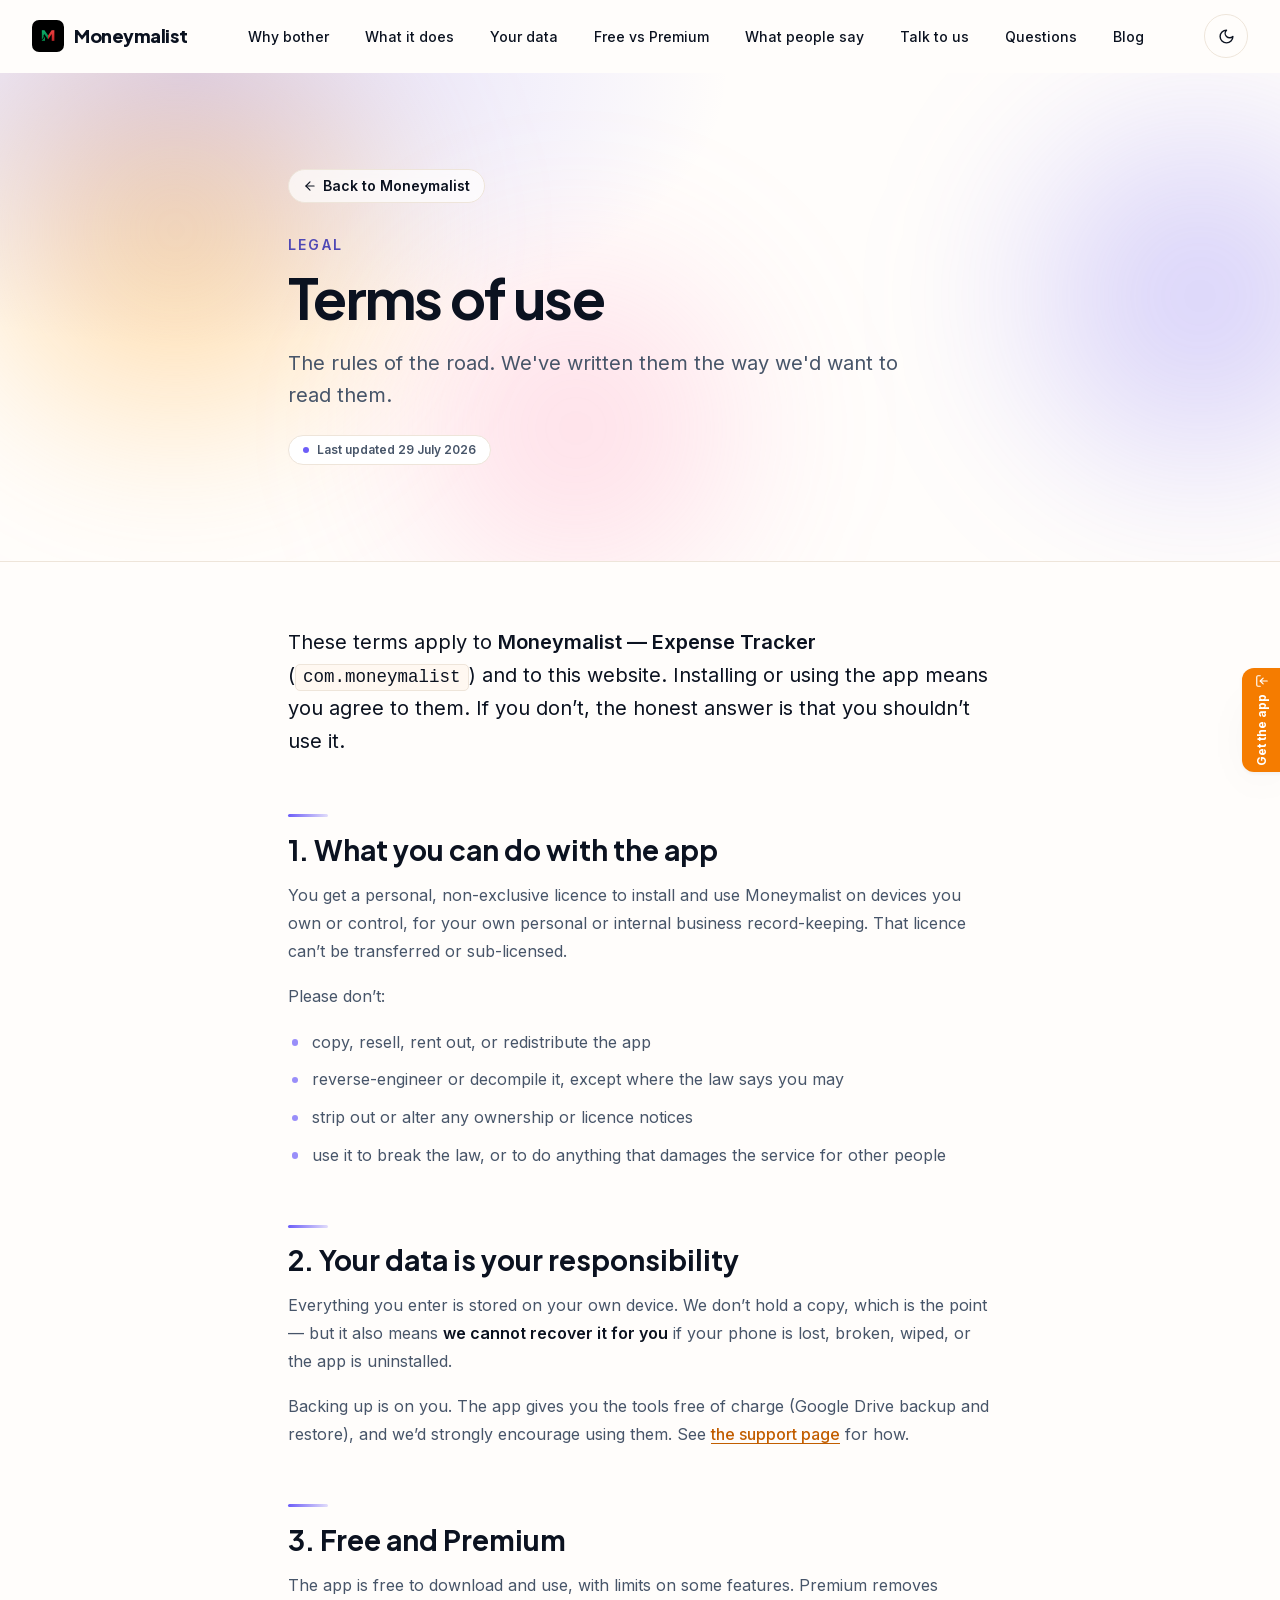
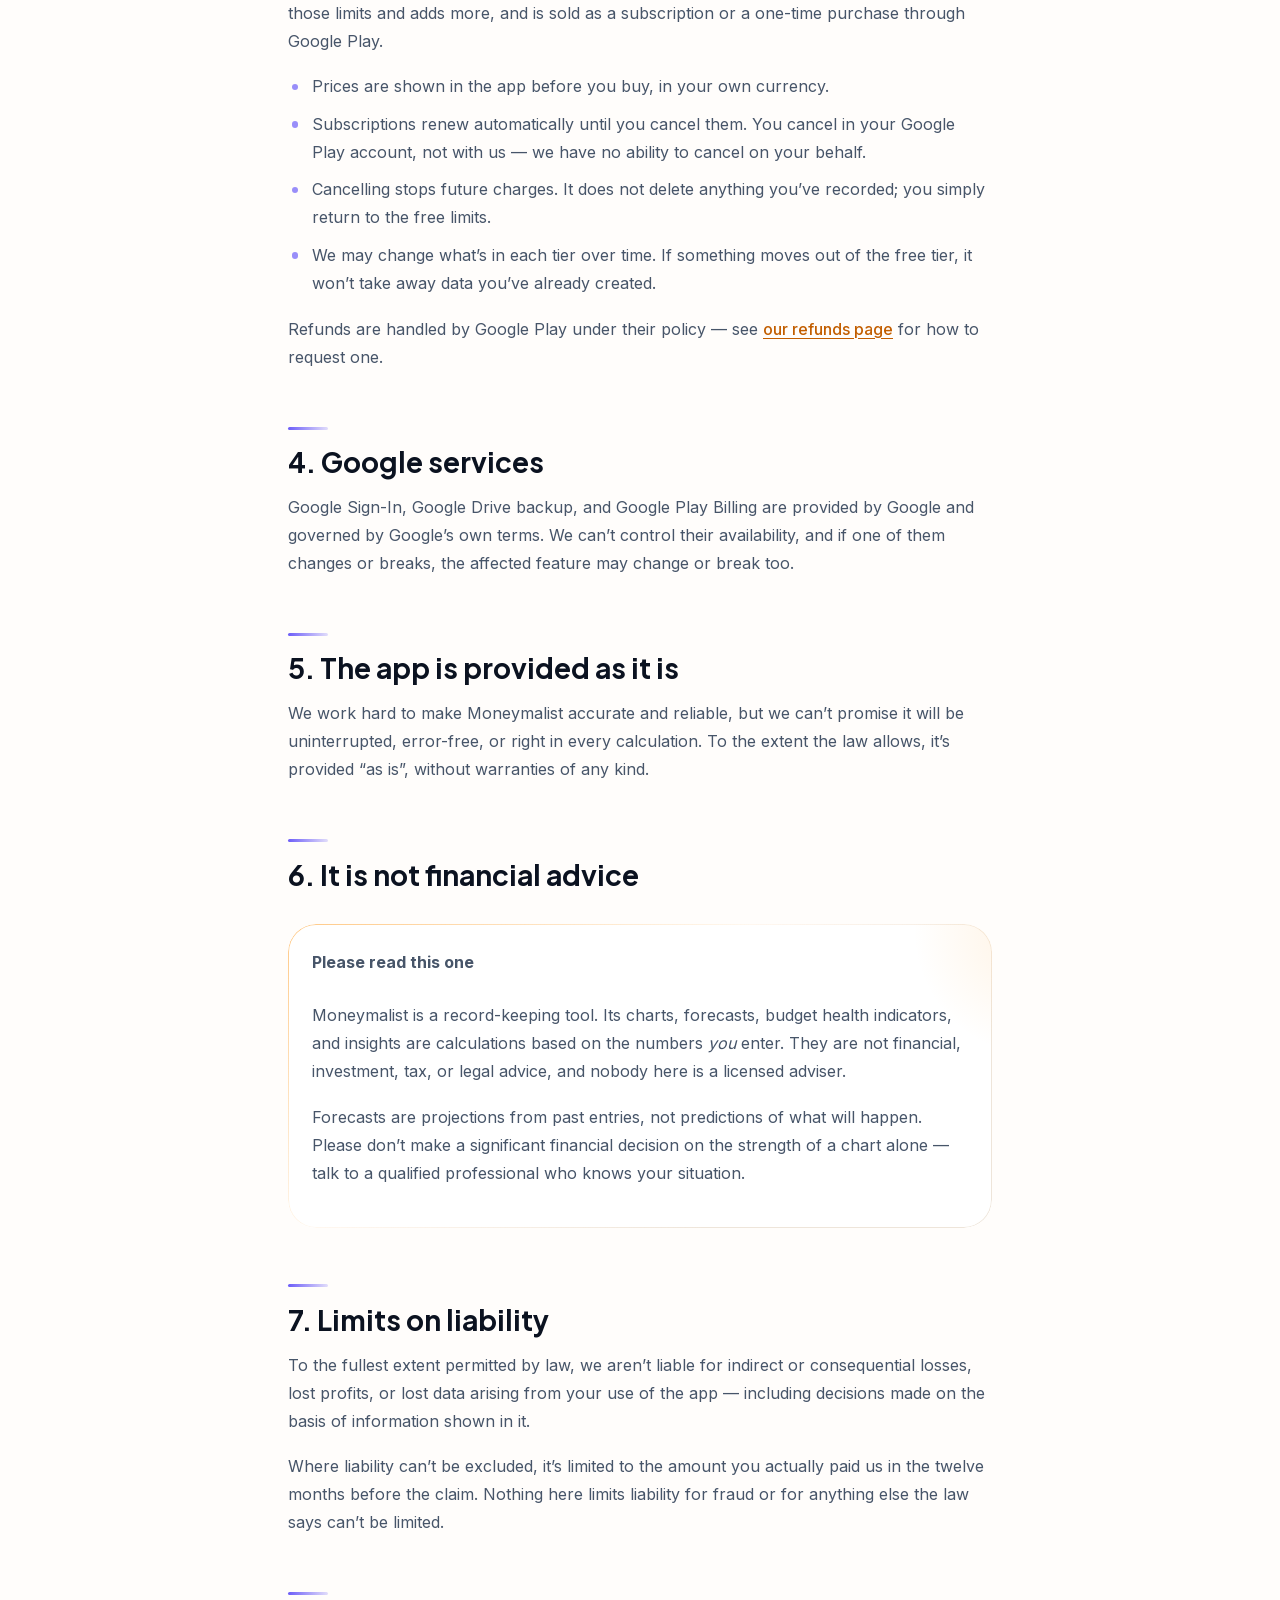
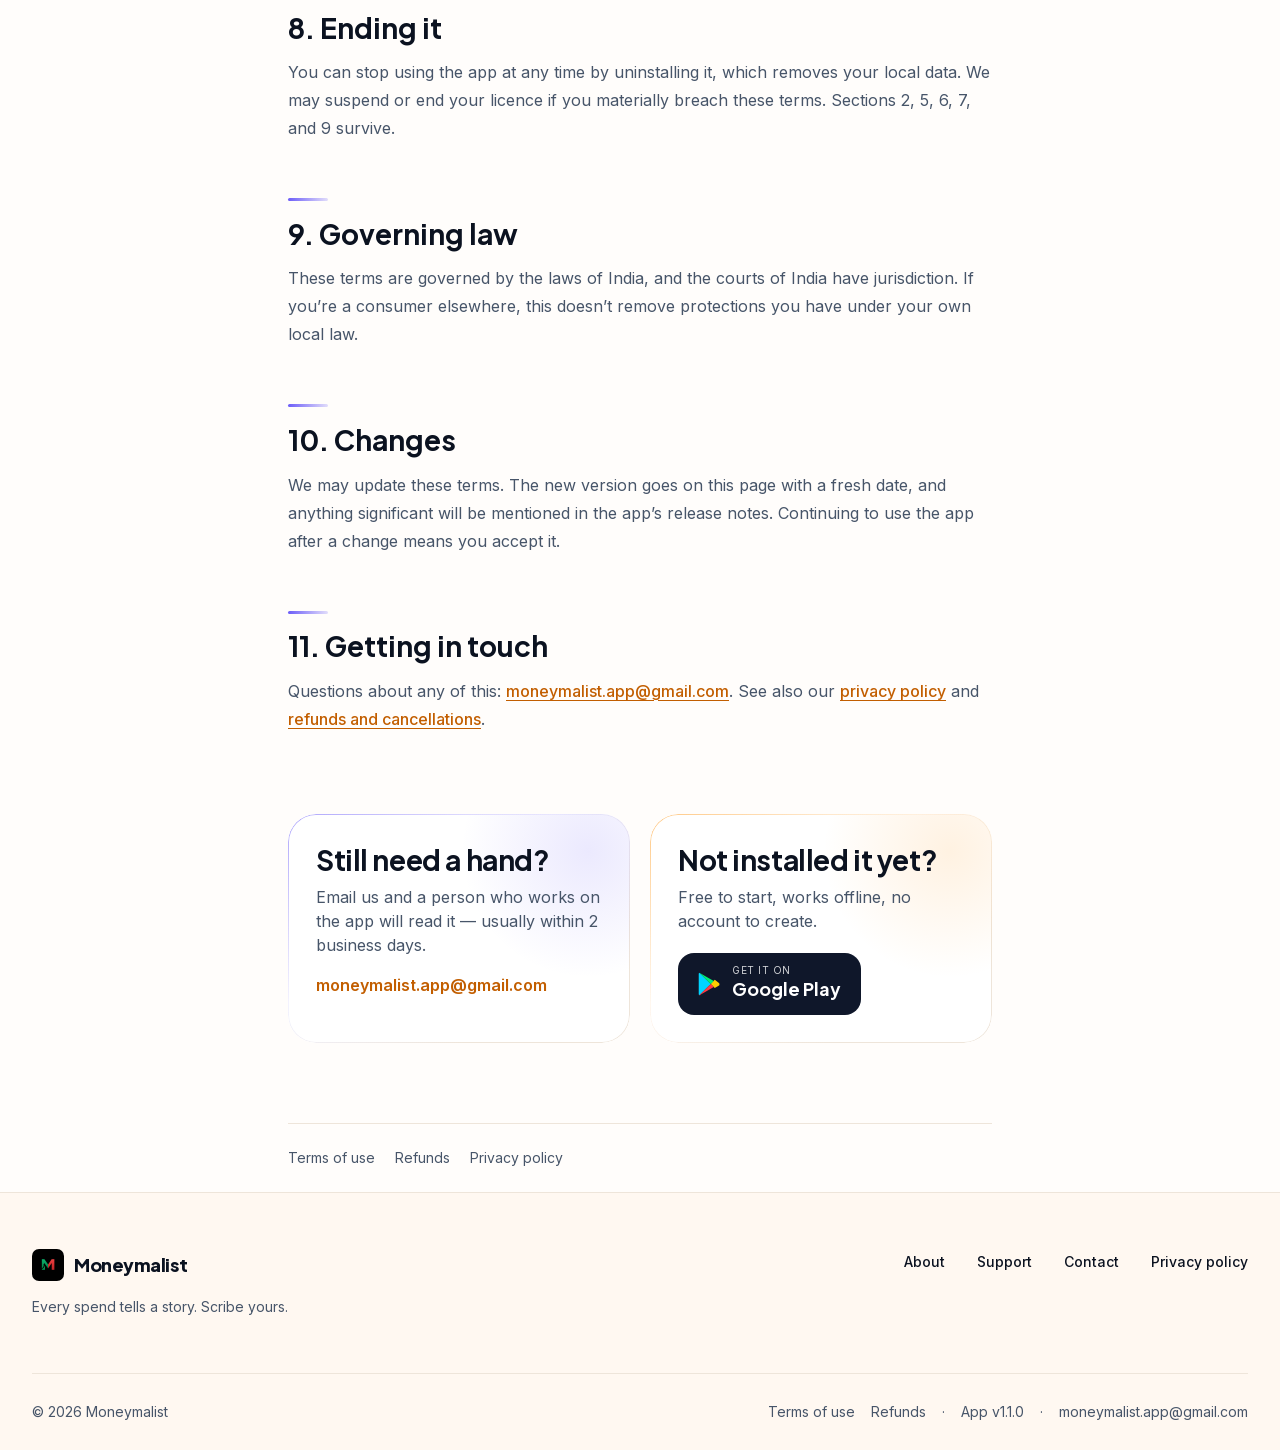
<file: terms/index.html>
<!DOCTYPE html><!--6IbU1buB83Dl4refRvxgi--><html lang="en" class="__variable_154f82 __variable_d0be19 __variable_fb1882"><head><meta charSet="utf-8"/><meta name="viewport" content="width=device-width, initial-scale=1"/><link rel="preload" href="/_next/static/media/3bd9a93c89179028-s.p.woff2" as="font" crossorigin="" type="font/woff2"/><link rel="preload" href="/_next/static/media/636a5ac981f94f8b-s.p.woff2" as="font" crossorigin="" type="font/woff2"/><link rel="preload" href="/_next/static/media/e4af272ccee01ff0-s.p.woff2" as="font" crossorigin="" type="font/woff2"/><link rel="preload" as="image" href="/logo.png"/><link rel="stylesheet" href="/_next/static/css/ce202d3552a6ae30.css" data-precedence="next"/><link rel="preload" as="script" fetchPriority="low" href="/_next/static/chunks/webpack-b23d268d7e7df333.js"/><script src="/_next/static/chunks/ebf0c473-91500a9b869337da.js" async=""></script><script src="/_next/static/chunks/611-5871def533a9bb43.js" async=""></script><script src="/_next/static/chunks/main-app-6f9e6adb62b50940.js" async=""></script><script src="/_next/static/chunks/579-27b3374cb3187cd2.js" async=""></script><script src="/_next/static/chunks/692-af3617498ebc904b.js" async=""></script><script src="/_next/static/chunks/app/layout-8b8d4dfad449c1dc.js" async=""></script><script src="/_next/static/chunks/app/terms/page-7a771e8e67eba033.js" async=""></script><link rel="canonical" href="https://moneymalist.com/"/><meta name="next-size-adjust" content=""/><meta name="theme-color" media="(prefers-color-scheme: light)" content="#fffdfb"/><meta name="theme-color" media="(prefers-color-scheme: dark)" content="#0f172a"/><meta name="color-scheme" content="light dark"/><title>Terms of use | Moneymalist</title><meta name="description" content="The terms you agree to when you use Moneymalist — written in plain language, without the wall of capital letters."/><meta name="application-name" content="Moneymalist"/><link rel="author" href="https://moneymalist.com"/><meta name="author" content="Moneymalist"/><meta name="keywords" content="expense tracker,offline expense tracker,budget planner app,money manager,personal finance app,daily expense tracker,budget app,savings tracker,private finance app,expense tracker without account"/><meta name="creator" content="Moneymalist"/><meta name="publisher" content="Moneymalist"/><meta name="robots" content="index, follow"/><meta name="googlebot" content="index, follow, max-image-preview:large, max-snippet:-1"/><meta name="category" content="finance"/><meta name="google-play-app" content="app-id=com.moneymalist"/><link rel="canonical" href="https://moneymalist.com/terms/"/><meta property="og:title" content="Moneymalist — Every spend tells a story. Scribe yours."/><meta property="og:description" content="Moneymalist is a private, offline-first expense tracker and budget planner for Android. No account, no ads, no trackers — your money data never leaves your phone."/><meta property="og:url" content="https://moneymalist.com/"/><meta property="og:site_name" content="Moneymalist"/><meta property="og:locale" content="en_IN"/><meta property="og:type" content="website"/><meta name="twitter:card" content="summary_large_image"/><meta name="twitter:title" content="Moneymalist — Every spend tells a story. Scribe yours."/><meta name="twitter:description" content="Moneymalist is a private, offline-first expense tracker and budget planner for Android. No account, no ads, no trackers — your money data never leaves your phone."/><link rel="icon" href="/icon.png?9c3c5aa9420adf1f" type="image/png" sizes="512x512"/><link rel="apple-touch-icon" href="/apple-icon.png?6b50628db2db3e1d" type="image/png" sizes="180x180"/><script>(function(){try{var d=document.documentElement;d.classList.add('js');var t=localStorage.getItem('mm-theme');if(t!=='dark'&&t!=='light'){t=window.matchMedia('(prefers-color-scheme: dark)').matches?'dark':'light';}d.setAttribute('data-theme',t);}catch(e){}})();</script><script src="/_next/static/chunks/polyfills-42372ed130431b0a.js" noModule=""></script></head><body><div hidden=""><!--$--><!--/$--></div><a href="#main" class="sr-only focus:not-sr-only focus:fixed focus:left-4 focus:top-4 focus:z-[100] focus:rounded-full focus:bg-ember-700 focus:px-5 focus:py-3 focus:text-sm focus:font-semibold focus:text-white">Skip to content</a><header class="sticky top-0 z-50 transition-all duration-300 border-b border-transparent translate-y-0"><div class="mx-auto w-full px-5 sm:px-8 max-w-7xl"><div class="flex h-16 md:h-18 items-center justify-between gap-4 py-2 md:py-3"><a class="rounded-lg" aria-label="Moneymalist home" href="/"><span class="flex items-center gap-2.5"><img alt="" width="32" height="32" decoding="async" data-nimg="1" class="shrink-0 rounded-[22%] hidden sm:block" style="color:transparent" src="/logo.png"/><span class="font-[family-name:var(--font-display)] text-lg font-extrabold tracking-tight">Moneymalist</span></span></a><nav aria-label="Sections of this page" class="hidden lg:block"><ul class="flex items-center gap-1"><li><a class="rounded-full px-4 py-2 text-sm font-medium transition-colors hover:bg-ember-50 hover:text-ember-800 dark:hover:bg-night-elevated dark:hover:text-ember-300" href="/#why">Why bother</a></li><li><a class="rounded-full px-4 py-2 text-sm font-medium transition-colors hover:bg-ember-50 hover:text-ember-800 dark:hover:bg-night-elevated dark:hover:text-ember-300" href="/#features">What it does</a></li><li><a class="rounded-full px-4 py-2 text-sm font-medium transition-colors hover:bg-ember-50 hover:text-ember-800 dark:hover:bg-night-elevated dark:hover:text-ember-300" href="/#privacy">Your data</a></li><li><a class="rounded-full px-4 py-2 text-sm font-medium transition-colors hover:bg-ember-50 hover:text-ember-800 dark:hover:bg-night-elevated dark:hover:text-ember-300" href="/#premium">Free vs Premium</a></li><li><a class="rounded-full px-4 py-2 text-sm font-medium transition-colors hover:bg-ember-50 hover:text-ember-800 dark:hover:bg-night-elevated dark:hover:text-ember-300" href="/#reviews">What people say</a></li><li><a class="rounded-full px-4 py-2 text-sm font-medium transition-colors hover:bg-ember-50 hover:text-ember-800 dark:hover:bg-night-elevated dark:hover:text-ember-300" href="/#feedback">Talk to us</a></li><li><a class="rounded-full px-4 py-2 text-sm font-medium transition-colors hover:bg-ember-50 hover:text-ember-800 dark:hover:bg-night-elevated dark:hover:text-ember-300" href="/#faq">Questions</a></li><li><a class="rounded-full px-4 py-2 text-sm font-medium transition-colors hover:bg-ember-50 hover:text-ember-800 dark:hover:bg-night-elevated dark:hover:text-ember-300" href="/blog/">Blog</a></li></ul></nav><div class="flex items-center gap-2"><button type="button" aria-label="Switch to dark theme" class="grid h-10 w-10 md:h-11 md:w-11 place-items-center rounded-full border border-[var(--hairline)] transition-colors hover:bg-ember-50 dark:hover:bg-night-elevated"><svg xmlns="http://www.w3.org/2000/svg" width="17" height="17" viewBox="0 0 24 24" fill="none" stroke="currentColor" stroke-width="2" stroke-linecap="round" stroke-linejoin="round" class="lucide lucide-moon" aria-hidden="true"><path d="M12 3a6 6 0 0 0 9 9 9 9 0 1 1-9-9Z"></path></svg></button><button type="button" aria-expanded="false" aria-controls="mobile-nav" aria-label="Open menu" class="grid h-10 w-10 md:h-11 md:w-11 place-items-center rounded-full border border-[var(--hairline)] lg:hidden"><svg xmlns="http://www.w3.org/2000/svg" width="18" height="18" viewBox="0 0 24 24" fill="none" stroke="currentColor" stroke-width="2" stroke-linecap="round" stroke-linejoin="round" class="lucide lucide-menu" aria-hidden="true"><line x1="4" x2="20" y1="12" y2="12"></line><line x1="4" x2="20" y1="6" y2="6"></line><line x1="4" x2="20" y1="18" y2="18"></line></svg></button></div></div></div></header><div class="fixed right-0 bottom-32 z-40 translate-x-[2px]"><a class="flex items-center gap-1.5 rounded-l-xl bg-ember-600 py-3 px-1.5 text-xs font-bold text-white shadow-lift transition-transform hover:-translate-x-1 hover:bg-ember-500" style="writing-mode:vertical-rl;text-orientation:mixed" target="_blank" rel="noopener noreferrer" href="https://play.google.com/store/apps/details?id=com.moneymalist&amp;referrer=utm_source%3Dmoneymalist.com%26utm_medium%3Dwebsite%26utm_campaign%3Dfloating_cta"><span class="rotate-180 flex items-center gap-1.5"><span>Get the app</span><svg xmlns="http://www.w3.org/2000/svg" width="14" height="14" viewBox="0 0 24 24" fill="none" stroke="currentColor" stroke-width="2" stroke-linecap="round" stroke-linejoin="round" class="lucide lucide-download -rotate-90"><path d="M21 15v4a2 2 0 0 1-2 2H5a2 2 0 0 1-2-2v-4"></path><polyline points="7 10 12 15 17 10"></polyline><line x1="12" x2="12" y1="15" y2="3"></line></svg></span></a></div><button aria-label="Scroll to top" class="fixed bottom-6 right-6 z-40 flex h-12 w-12 items-center justify-center rounded-full bg-[var(--card)] text-[var(--fg)] shadow-lift border border-[var(--hairline)] transition-all duration-300 hover:-translate-y-1 hover:bg-[var(--bg-soft)] focus:outline-none focus:ring-2 focus:ring-ember-500 translate-y-10 opacity-0 pointer-events-none"><svg xmlns="http://www.w3.org/2000/svg" width="22" height="22" viewBox="0 0 24 24" fill="none" stroke="currentColor" stroke-width="2.5" stroke-linecap="round" stroke-linejoin="round" class="lucide lucide-arrow-up"><path d="m5 12 7-7 7 7"></path><path d="M12 19V5"></path></svg></button><main id="main"><div style="--accent:var(--color-ink-500)"><header class="relative overflow-hidden border-b border-[var(--hairline)] py-16 sm:py-24"><div aria-hidden="true" class="pointer-events-none absolute inset-0 -z-10 overflow-hidden"><span class="absolute -left-[10%] -top-[30%] h-[38rem] w-[38rem] rounded-full bg-[radial-gradient(circle,rgba(255,183,77,0.55),transparent_65%)] blur-3xl [animation:mm-drift_28s_ease-in-out_infinite]"></span><span class="absolute -right-[15%] top-[-10%] h-[34rem] w-[34rem] rounded-full bg-[radial-gradient(circle,rgba(109,94,248,0.32),transparent_65%)] blur-3xl [animation:mm-drift_34s_ease-in-out_infinite_reverse]"></span><span class="absolute bottom-[-25%] left-[25%] h-[32rem] w-[32rem] rounded-full bg-[radial-gradient(circle,rgba(255,123,172,0.28),transparent_65%)] blur-3xl [animation:mm-drift_40s_ease-in-out_infinite]"></span></div><span aria-hidden="true" class="pointer-events-none absolute inset-0 -z-10 bg-[radial-gradient(60%_80%_at_15%_0%,color-mix(in_oklab,var(--accent)_22%,transparent),transparent_70%)]"></span><div class="mx-auto w-full px-5 sm:px-8 max-w-3xl"><a class="inline-flex items-center gap-1.5 rounded-full border border-[var(--hairline)] bg-[var(--card)]/70 px-3.5 py-1.5 text-sm font-semibold backdrop-blur transition-colors hover:border-[color-mix(in_oklab,var(--accent)_45%,transparent)]" href="/"><svg xmlns="http://www.w3.org/2000/svg" width="14" height="14" viewBox="0 0 24 24" fill="none" stroke="currentColor" stroke-width="2" stroke-linecap="round" stroke-linejoin="round" class="lucide lucide-arrow-left" aria-hidden="true"><path d="m12 19-7-7 7-7"></path><path d="M19 12H5"></path></svg>Back to Moneymalist</a><p class="mt-8 text-sm font-semibold uppercase tracking-[0.16em]" style="color:color-mix(in oklab, var(--accent) 72%, var(--fg))">Legal</p><h1 class="text-h1 mt-3">Terms of use</h1><p class="mt-5 text-lead text-[var(--fg-muted)]">The rules of the road. We&#x27;ve written them the way we&#x27;d want to read them.</p><p class="mt-6 inline-flex items-center gap-2 rounded-full border border-[var(--hairline)] bg-[var(--card)] px-3.5 py-1.5 text-xs font-semibold text-[var(--fg-muted)]"><span aria-hidden="true" class="h-1.5 w-1.5 rounded-full" style="background:var(--accent)"></span>Last updated <!-- -->29 July 2026</p></div></header><div class="mx-auto w-full px-5 sm:px-8 max-w-3xl"><div class="prose-page py-16"><p>These terms apply to <strong>Moneymalist — Expense Tracker</strong> (<code>com.moneymalist</code>) and to this website. Installing or using the app means you agree to them. If you don’t, the honest answer is that you shouldn’t use it.</p><h2>1. What you can do with the app</h2><p>You get a personal, non-exclusive licence to install and use <!-- -->Moneymalist<!-- --> on devices you own or control, for your own personal or internal business record-keeping. That licence can’t be transferred or sub-licensed.</p><p>Please don’t:</p><ul><li>copy, resell, rent out, or redistribute the app</li><li>reverse-engineer or decompile it, except where the law says you may</li><li>strip out or alter any ownership or licence notices</li><li>use it to break the law, or to do anything that damages the service for other people</li></ul><h2>2. Your data is your responsibility</h2><p>Everything you enter is stored on your own device. We don’t hold a copy, which is the point — but it also means <strong>we cannot recover it for you</strong> if your phone is lost, broken, wiped, or the app is uninstalled.</p><p>Backing up is on you. The app gives you the tools free of charge (Google Drive backup and restore), and we’d strongly encourage using them. See<!-- --> <a href="/support/">the support page</a> for how.</p><h2>3. Free and Premium</h2><p>The app is free to download and use, with limits on some features. Premium removes those limits and adds more, and is sold as a subscription or a one-time purchase through Google Play.</p><ul><li>Prices are shown in the app before you buy, in your own currency.</li><li>Subscriptions renew automatically until you cancel them. You cancel in your Google Play account, not with us — we have no ability to cancel on your behalf.</li><li>Cancelling stops future charges. It does not delete anything you’ve recorded; you simply return to the free limits.</li><li>We may change what’s in each tier over time. If something moves out of the free tier, it won’t take away data you’ve already created.</li></ul><p>Refunds are handled by Google Play under their policy — see<!-- --> <a href="/refunds/">our refunds page</a> for how to request one.</p><h2>4. Google services</h2><p>Google Sign-In, Google Drive backup, and Google Play Billing are provided by Google and governed by Google’s own terms. We can’t control their availability, and if one of them changes or breaks, the affected feature may change or break too.</p><h2>5. The app is provided as it is</h2><p>We work hard to make <!-- -->Moneymalist<!-- --> accurate and reliable, but we can’t promise it will be uninterrupted, error-free, or right in every calculation. To the extent the law allows, it’s provided “as is”, without warranties of any kind.</p><h2>6. It is not financial advice</h2><div class="not-prose my-8"><div class="card-modern p-6" style="--accent:var(--color-ember-500)"><div class="relative z-10 flex h-full flex-col"><p class="font-bold">Please read this one</p><div class="mt-2 text-[var(--fg-muted)] [&amp;&gt;p+p]:mt-3"><p>Moneymalist<!-- --> is a record-keeping tool. Its charts, forecasts, budget health indicators, and insights are calculations based on the numbers <em>you</em> enter. They are not financial, investment, tax, or legal advice, and nobody here is a licensed adviser.</p><p>Forecasts are projections from past entries, not predictions of what will happen. Please don’t make a significant financial decision on the strength of a chart alone — talk to a qualified professional who knows your situation.</p></div></div></div></div><h2>7. Limits on liability</h2><p>To the fullest extent permitted by law, we aren’t liable for indirect or consequential losses, lost profits, or lost data arising from your use of the app — including decisions made on the basis of information shown in it.</p><p>Where liability can’t be excluded, it’s limited to the amount you actually paid us in the twelve months before the claim. Nothing here limits liability for fraud or for anything else the law says can’t be limited.</p><h2>8. Ending it</h2><p>You can stop using the app at any time by uninstalling it, which removes your local data. We may suspend or end your licence if you materially breach these terms. Sections 2, 5, 6, 7, and 9 survive.</p><h2>9. Governing law</h2><p>These terms are governed by the laws of India, and the courts of India have jurisdiction. If you’re a consumer elsewhere, this doesn’t remove protections you have under your own local law.</p><h2>10. Changes</h2><p>We may update these terms. The new version goes on this page with a fresh date, and anything significant will be mentioned in the app’s release notes. Continuing to use the app after a change means you accept it.</p><h2>11. Getting in touch</h2><p>Questions about any of this: <a href="mailto:moneymalist.app@gmail.com">moneymalist.app@gmail.com</a>. See also our <a href="/privacy-policy/">privacy policy</a> and<!-- --> <a href="/refunds/">refunds and cancellations</a>.</p></div></div><div class="mx-auto w-full px-5 sm:px-8 max-w-3xl"><div class="grid gap-5 pb-20 md:grid-cols-2"><div class="reveal"><div class="card-modern card-sheen h-full p-7" style="--accent:var(--color-ink-500)"><span class="sheen" aria-hidden="true"></span><div class="relative z-10 flex h-full flex-col"><h2 class="text-h3">Still need a hand?</h2><p class="mt-2 text-[var(--fg-muted)]">Email us and a person who works on the app will read it — usually<!-- --> <!-- -->within 2 business days<!-- -->.</p><a href="mailto:moneymalist.app@gmail.com" class="mt-4 w-fit font-semibold text-ember-700 hover:underline dark:text-ember-300">moneymalist.app@gmail.com</a></div></div></div><div class="reveal" style="transition-delay:100ms"><div class="card-modern card-sheen h-full p-7" style="--accent:var(--color-ember-500)"><span class="sheen" aria-hidden="true"></span><div class="relative z-10 flex h-full flex-col"><h2 class="text-h3">Not installed it yet?</h2><p class="mt-2 text-[var(--fg-muted)]">Free to start, works offline, no account to create.</p><div class="mt-auto pt-5"><a href="https://play.google.com/store/apps/details?id=com.moneymalist&amp;referrer=utm_source%3Dmoneymalist.com%26utm_medium%3Dwebsite%26utm_campaign%3Dsupporting-page" target="_blank" rel="noopener noreferrer" aria-label="Get Moneymalist on Google Play (opens the Play Store in a new tab)" class="inline-flex w-fit items-center gap-3 rounded-2xl bg-night px-5 py-3 text-white transition-transform duration-200 hover:-translate-y-0.5 motion-reduce:hover:translate-y-0 dark:bg-white dark:text-night "><svg viewBox="0 0 24 26" width="22" height="24" aria-hidden="true" class="shrink-0"><path d="M1.4 0.6A1.9 1.9 0 0 0 .8 2v22a1.9 1.9 0 0 0 .6 1.4L13.9 13Z" fill="#00D4FF"></path><path d="m18.3 8.4-3.3 3.3-1.1 1.3 4.4 4.4 4.2-2.4c1.3-.7 1.3-2.8 0-3.5Z" fill="#FFCE00"></path><path d="m1.4 25.4 12.5-12.4 3.3 3.3-14.2 8.1a1.8 1.8 0 0 1-1.6 1Z" fill="#FF3A44"></path><path d="M1.4.6 17.2 9.6l-3.3 3.4Z" fill="#00F076"></path></svg><span class="flex flex-col leading-none"><span class="text-[0.625rem] uppercase tracking-wider opacity-80">Get it on</span><span class="font-[family-name:var(--font-display)] text-lg font-bold">Google Play</span></span></a></div></div></div></div></div><nav aria-label="Legal" class="flex flex-wrap gap-x-5 gap-y-2 border-t border-[var(--hairline)] py-6 text-sm text-[var(--fg-muted)]"><a class="hover:text-ember-700" href="/terms/">Terms of use</a><a class="hover:text-ember-700" href="/refunds/">Refunds</a><a class="hover:text-ember-700" href="/privacy-policy/">Privacy policy</a></nav></div></div><!--$--><!--/$--></main><footer class="border-t border-[var(--hairline)] bg-[var(--bg-soft)]"><div class="mx-auto w-full px-5 sm:px-8 max-w-7xl"><div class="flex flex-col gap-6 md:gap-10 py-8 md:py-14 md:flex-row md:items-start md:justify-between"><div class="flex max-w-sm flex-col gap-4"><a class="w-fit rounded-lg" href="/"><span class="flex items-center gap-2.5"><img alt="" loading="lazy" width="32" height="32" decoding="async" data-nimg="1" class="shrink-0 rounded-[22%]" style="color:transparent" src="/logo.png"/><span class="font-[family-name:var(--font-display)] text-lg font-extrabold tracking-tight">Moneymalist</span></span></a><p class="text-sm text-[var(--fg-muted)]">Every spend tells a story. Scribe yours.</p></div><nav aria-label="Footer"><ul class="flex flex-wrap gap-x-4 gap-y-3 md:gap-x-8"><li><a class="text-xs font-medium transition-colors hover:text-ember-700 md:text-sm" href="/about/">About</a></li><li><a class="text-xs font-medium transition-colors hover:text-ember-700 md:text-sm" href="/support/">Support</a></li><li><a class="text-xs font-medium transition-colors hover:text-ember-700 md:text-sm" href="/contact/">Contact</a></li><li><a class="text-xs font-medium transition-colors hover:text-ember-700 md:text-sm" href="/privacy-policy/">Privacy policy</a></li></ul></nav></div><div class="flex flex-col gap-3 border-t border-[var(--hairline)] py-7 text-xs text-[var(--fg-muted)] sm:flex-row sm:items-center sm:justify-between md:text-sm"><p>© <!-- -->2026<!-- --> <!-- -->Moneymalist</p><p class="flex flex-wrap items-center gap-x-4 gap-y-1"><a class="hover:text-ember-700" href="/terms/">Terms of use</a><a class="hover:text-ember-700" href="/refunds/">Refunds</a><span aria-hidden="true">·</span><span>App v<!-- -->1.1.0</span><span aria-hidden="true">·</span><a href="mailto:moneymalist.app@gmail.com" class="hover:text-ember-700">moneymalist.app@gmail.com</a></p></div></div></footer><script src="/_next/static/chunks/webpack-b23d268d7e7df333.js" id="_R_" async=""></script><script>(self.__next_f=self.__next_f||[]).push([0])</script><script>self.__next_f.push([1,"1:\"$Sreact.fragment\"\n2:I[8822,[\"579\",\"static/chunks/579-27b3374cb3187cd2.js\",\"692\",\"static/chunks/692-af3617498ebc904b.js\",\"177\",\"static/chunks/app/layout-8b8d4dfad449c1dc.js\"],\"Header\"]\n3:I[7579,[\"579\",\"static/chunks/579-27b3374cb3187cd2.js\",\"66\",\"static/chunks/app/terms/page-7a771e8e67eba033.js\"],\"\"]\n4:I[4923,[\"579\",\"static/chunks/579-27b3374cb3187cd2.js\",\"692\",\"static/chunks/692-af3617498ebc904b.js\",\"177\",\"static/chunks/app/layout-8b8d4dfad449c1dc.js\"],\"ScrollToTop\"]\n5:I[4598,[],\"\"]\n6:I[5292,[],\"\"]\n7:I[8028,[\"579\",\"static/chunks/579-27b3374cb3187cd2.js\",\"692\",\"static/chunks/692-af3617498ebc904b.js\",\"177\",\"static/chunks/app/layout-8b8d4dfad449c1dc.js\"],\"Image\"]\nf:I[5998,[],\"\"]\n:HL[\"/_next/static/media/3bd9a93c89179028-s.p.woff2\",\"font\",{\"crossOrigin\":\"\",\"type\":\"font/woff2\"}]\n:HL[\"/_next/static/media/636a5ac981f94f8b-s.p.woff2\",\"font\",{\"crossOrigin\":\"\",\"type\":\"font/woff2\"}]\n:HL[\"/_next/static/media/e4af272ccee01ff0-s.p.woff2\",\"font\",{\"crossOrigin\":\"\",\"type\":\"font/woff2\"}]\n:HL[\"/_next/static/css/ce202d3552a6ae30.css\",\"style\"]\n"])</script><script>self.__next_f.push([1,"0:{\"P\":null,\"b\":\"6IbU1buB83Dl4refRvxgi\",\"p\":\"\",\"c\":[\"\",\"terms\",\"\"],\"i\":false,\"f\":[[[\"\",{\"children\":[\"terms\",{\"children\":[\"__PAGE__\",{}]}]},\"$undefined\",\"$undefined\",true],[\"\",[\"$\",\"$1\",\"c\",{\"children\":[[[\"$\",\"link\",\"0\",{\"rel\":\"stylesheet\",\"href\":\"/_next/static/css/ce202d3552a6ae30.css\",\"precedence\":\"next\",\"crossOrigin\":\"$undefined\",\"nonce\":\"$undefined\"}]],[\"$\",\"html\",null,{\"lang\":\"en\",\"className\":\"__variable_154f82 __variable_d0be19 __variable_fb1882\",\"suppressHydrationWarning\":true,\"children\":[[\"$\",\"head\",null,{\"children\":[[\"$\",\"script\",null,{\"dangerouslySetInnerHTML\":{\"__html\":\"(function(){try{var d=document.documentElement;d.classList.add('js');var t=localStorage.getItem('mm-theme');if(t!=='dark'\u0026\u0026t!=='light'){t=window.matchMedia('(prefers-color-scheme: dark)').matches?'dark':'light';}d.setAttribute('data-theme',t);}catch(e){}})();\"}}],[\"$\",\"link\",null,{\"rel\":\"canonical\",\"href\":\"https://moneymalist.com/\"}]]}],[\"$\",\"body\",null,{\"children\":[[\"$\",\"a\",null,{\"href\":\"#main\",\"className\":\"sr-only focus:not-sr-only focus:fixed focus:left-4 focus:top-4 focus:z-[100] focus:rounded-full focus:bg-ember-700 focus:px-5 focus:py-3 focus:text-sm focus:font-semibold focus:text-white\",\"children\":\"Skip to content\"}],null,[\"$\",\"$L2\",null,{}],[\"$\",\"div\",null,{\"className\":\"fixed right-0 bottom-32 z-40 translate-x-[2px]\",\"children\":[\"$\",\"$L3\",null,{\"href\":\"https://play.google.com/store/apps/details?id=com.moneymalist\u0026referrer=utm_source%3Dmoneymalist.com%26utm_medium%3Dwebsite%26utm_campaign%3Dfloating_cta\",\"className\":\"flex items-center gap-1.5 rounded-l-xl bg-ember-600 py-3 px-1.5 text-xs font-bold text-white shadow-lift transition-transform hover:-translate-x-1 hover:bg-ember-500\",\"style\":{\"writingMode\":\"vertical-rl\",\"textOrientation\":\"mixed\"},\"target\":\"_blank\",\"rel\":\"noopener noreferrer\",\"children\":[\"$\",\"span\",null,{\"className\":\"rotate-180 flex items-center gap-1.5\",\"children\":[[\"$\",\"span\",null,{\"children\":\"Get the app\"}],[\"$\",\"svg\",null,{\"ref\":\"$undefined\",\"xmlns\":\"http://www.w3.org/2000/svg\",\"width\":14,\"height\":14,\"viewBox\":\"0 0 24 24\",\"fill\":\"none\",\"stroke\":\"currentColor\",\"strokeWidth\":2,\"strokeLinecap\":\"round\",\"strokeLinejoin\":\"round\",\"className\":\"lucide lucide-download -rotate-90\",\"children\":[[\"$\",\"path\",\"ih7n3h\",{\"d\":\"M21 15v4a2 2 0 0 1-2 2H5a2 2 0 0 1-2-2v-4\"}],[\"$\",\"polyline\",\"2ggqvy\",{\"points\":\"7 10 12 15 17 10\"}],[\"$\",\"line\",\"1vk2je\",{\"x1\":\"12\",\"x2\":\"12\",\"y1\":\"15\",\"y2\":\"3\"}],\"$undefined\"]}]]}]}]}],[\"$\",\"$L4\",null,{}],[\"$\",\"main\",null,{\"id\":\"main\",\"children\":[\"$\",\"$L5\",null,{\"parallelRouterKey\":\"children\",\"error\":\"$undefined\",\"errorStyles\":\"$undefined\",\"errorScripts\":\"$undefined\",\"template\":[\"$\",\"$L6\",null,{}],\"templateStyles\":\"$undefined\",\"templateScripts\":\"$undefined\",\"notFound\":[[[\"$\",\"title\",null,{\"children\":\"404: This page could not be found.\"}],[\"$\",\"div\",null,{\"style\":{\"fontFamily\":\"system-ui,\\\"Segoe UI\\\",Roboto,Helvetica,Arial,sans-serif,\\\"Apple Color Emoji\\\",\\\"Segoe UI Emoji\\\"\",\"height\":\"100vh\",\"textAlign\":\"center\",\"display\":\"flex\",\"flexDirection\":\"column\",\"alignItems\":\"center\",\"justifyContent\":\"center\"},\"children\":[\"$\",\"div\",null,{\"children\":[[\"$\",\"style\",null,{\"dangerouslySetInnerHTML\":{\"__html\":\"body{color:#000;background:#fff;margin:0}.next-error-h1{border-right:1px solid rgba(0,0,0,.3)}@media (prefers-color-scheme:dark){body{color:#fff;background:#000}.next-error-h1{border-right:1px solid rgba(255,255,255,.3)}}\"}}],[\"$\",\"h1\",null,{\"className\":\"next-error-h1\",\"style\":{\"display\":\"inline-block\",\"margin\":\"0 20px 0 0\",\"padding\":\"0 23px 0 0\",\"fontSize\":24,\"fontWeight\":500,\"verticalAlign\":\"top\",\"lineHeight\":\"49px\"},\"children\":404}],[\"$\",\"div\",null,{\"style\":{\"display\":\"inline-block\"},\"children\":[\"$\",\"h2\",null,{\"style\":{\"fontSize\":14,\"fontWeight\":400,\"lineHeight\":\"49px\",\"margin\":0},\"children\":\"This page could not be found.\"}]}]]}]}]],[]],\"forbidden\":\"$undefined\",\"unauthorized\":\"$undefined\"}]}],[\"$\",\"footer\",null,{\"className\":\"border-t border-[var(--hairline)] bg-[var(--bg-soft)]\",\"children\":[\"$\",\"div\",null,{\"className\":\"mx-auto w-full px-5 sm:px-8 max-w-7xl\",\"children\":[[\"$\",\"div\",null,{\"className\":\"flex flex-col gap-6 md:gap-10 py-8 md:py-14 md:flex-row md:items-start md:justify-between\",\"children\":[[\"$\",\"div\",null,{\"className\":\"flex max-w-sm flex-col gap-4\",\"children\":[[\"$\",\"$L3\",null,{\"href\":\"/\",\"className\":\"w-fit rounded-lg\",\"children\":[\"$\",\"span\",null,{\"className\":\"flex items-center gap-2.5\",\"children\":[[\"$\",\"$L7\",null,{\"src\":\"/logo.png\",\"alt\":\"\",\"width\":32,\"height\":32,\"priority\":false,\"className\":\"shrink-0 rounded-[22%]\"}],\"$L8\"]}]}],\"$L9\"]}],\"$La\"]}],\"$Lb\"]}]}]]}]]}]]}],{\"children\":[\"terms\",\"$Lc\",{\"children\":[\"__PAGE__\",\"$Ld\",{},null,false]},null,false]},null,false],\"$Le\",false]],\"m\":\"$undefined\",\"G\":[\"$f\",[]],\"s\":false,\"S\":true}\n"])</script><script>self.__next_f.push([1,"2a:I[1215,[],\"ViewportBoundary\"]\n2c:I[1215,[],\"MetadataBoundary\"]\n2d:\"$Sreact.suspense\"\n8:[\"$\",\"span\",null,{\"className\":\"font-[family-name:var(--font-display)] text-lg font-extrabold tracking-tight\",\"children\":\"Moneymalist\"}]\n9:[\"$\",\"p\",null,{\"className\":\"text-sm text-[var(--fg-muted)]\",\"children\":\"Every spend tells a story. Scribe yours.\"}]\n"])</script><script>self.__next_f.push([1,"a:[\"$\",\"nav\",null,{\"aria-label\":\"Footer\",\"children\":[\"$\",\"ul\",null,{\"className\":\"flex flex-wrap gap-x-4 gap-y-3 md:gap-x-8\",\"children\":[[\"$\",\"li\",\"/about/\",{\"children\":[\"$\",\"$L3\",null,{\"href\":\"/about/\",\"className\":\"text-xs font-medium transition-colors hover:text-ember-700 md:text-sm\",\"children\":\"About\"}]}],[\"$\",\"li\",\"/support/\",{\"children\":[\"$\",\"$L3\",null,{\"href\":\"/support/\",\"className\":\"text-xs font-medium transition-colors hover:text-ember-700 md:text-sm\",\"children\":\"Support\"}]}],[\"$\",\"li\",\"/contact/\",{\"children\":[\"$\",\"$L3\",null,{\"href\":\"/contact/\",\"className\":\"text-xs font-medium transition-colors hover:text-ember-700 md:text-sm\",\"children\":\"Contact\"}]}],[\"$\",\"li\",\"/privacy-policy/\",{\"children\":[\"$\",\"$L3\",null,{\"href\":\"/privacy-policy/\",\"className\":\"text-xs font-medium transition-colors hover:text-ember-700 md:text-sm\",\"children\":\"Privacy policy\"}]}]]}]}]\n"])</script><script>self.__next_f.push([1,"b:[\"$\",\"div\",null,{\"className\":\"flex flex-col gap-3 border-t border-[var(--hairline)] py-7 text-xs text-[var(--fg-muted)] sm:flex-row sm:items-center sm:justify-between md:text-sm\",\"children\":[[\"$\",\"p\",null,{\"children\":[\"© \",2026,\" \",\"Moneymalist\"]}],[\"$\",\"p\",null,{\"className\":\"flex flex-wrap items-center gap-x-4 gap-y-1\",\"children\":[[[\"$\",\"$L3\",\"/terms/\",{\"href\":\"/terms/\",\"className\":\"hover:text-ember-700\",\"children\":\"Terms of use\"}],[\"$\",\"$L3\",\"/refunds/\",{\"href\":\"/refunds/\",\"className\":\"hover:text-ember-700\",\"children\":\"Refunds\"}]],[\"$\",\"span\",null,{\"aria-hidden\":\"true\",\"children\":\"·\"}],[\"$\",\"span\",null,{\"children\":[\"App v\",\"1.1.0\"]}],[\"$\",\"span\",null,{\"aria-hidden\":\"true\",\"children\":\"·\"}],[\"$\",\"a\",null,{\"href\":\"mailto:moneymalist.app@gmail.com\",\"className\":\"hover:text-ember-700\",\"children\":\"moneymalist.app@gmail.com\"}]]}]]}]\n"])</script><script>self.__next_f.push([1,"c:[\"$\",\"$1\",\"c\",{\"children\":[null,[\"$\",\"$L5\",null,{\"parallelRouterKey\":\"children\",\"error\":\"$undefined\",\"errorStyles\":\"$undefined\",\"errorScripts\":\"$undefined\",\"template\":[\"$\",\"$L6\",null,{}],\"templateStyles\":\"$undefined\",\"templateScripts\":\"$undefined\",\"notFound\":\"$undefined\",\"forbidden\":\"$undefined\",\"unauthorized\":\"$undefined\"}]]}]\n"])</script><script>self.__next_f.push([1,"d:[\"$\",\"$1\",\"c\",{\"children\":[[\"$\",\"div\",null,{\"style\":{\"--accent\":\"var(--color-ink-500)\"},\"children\":[[\"$\",\"header\",null,{\"className\":\"relative overflow-hidden border-b border-[var(--hairline)] py-16 sm:py-24\",\"children\":[[\"$\",\"div\",null,{\"aria-hidden\":\"true\",\"className\":\"pointer-events-none absolute inset-0 -z-10 overflow-hidden\",\"children\":[[\"$\",\"span\",null,{\"className\":\"absolute -left-[10%] -top-[30%] h-[38rem] w-[38rem] rounded-full bg-[radial-gradient(circle,rgba(255,183,77,0.55),transparent_65%)] blur-3xl [animation:mm-drift_28s_ease-in-out_infinite]\"}],[\"$\",\"span\",null,{\"className\":\"absolute -right-[15%] top-[-10%] h-[34rem] w-[34rem] rounded-full bg-[radial-gradient(circle,rgba(109,94,248,0.32),transparent_65%)] blur-3xl [animation:mm-drift_34s_ease-in-out_infinite_reverse]\"}],[\"$\",\"span\",null,{\"className\":\"absolute bottom-[-25%] left-[25%] h-[32rem] w-[32rem] rounded-full bg-[radial-gradient(circle,rgba(255,123,172,0.28),transparent_65%)] blur-3xl [animation:mm-drift_40s_ease-in-out_infinite]\"}]]}],[\"$\",\"span\",null,{\"aria-hidden\":\"true\",\"className\":\"pointer-events-none absolute inset-0 -z-10 bg-[radial-gradient(60%_80%_at_15%_0%,color-mix(in_oklab,var(--accent)_22%,transparent),transparent_70%)]\"}],[\"$\",\"div\",null,{\"className\":\"mx-auto w-full px-5 sm:px-8 max-w-3xl\",\"children\":[[\"$\",\"$L3\",null,{\"href\":\"/\",\"className\":\"inline-flex items-center gap-1.5 rounded-full border border-[var(--hairline)] bg-[var(--card)]/70 px-3.5 py-1.5 text-sm font-semibold backdrop-blur transition-colors hover:border-[color-mix(in_oklab,var(--accent)_45%,transparent)]\",\"children\":[[\"$\",\"svg\",null,{\"ref\":\"$undefined\",\"xmlns\":\"http://www.w3.org/2000/svg\",\"width\":14,\"height\":14,\"viewBox\":\"0 0 24 24\",\"fill\":\"none\",\"stroke\":\"currentColor\",\"strokeWidth\":2,\"strokeLinecap\":\"round\",\"strokeLinejoin\":\"round\",\"className\":\"lucide lucide-arrow-left\",\"aria-hidden\":\"true\",\"children\":[[\"$\",\"path\",\"1l729n\",{\"d\":\"m12 19-7-7 7-7\"}],[\"$\",\"path\",\"x3x0zl\",{\"d\":\"M19 12H5\"}],\"$undefined\"]}],\"Back to Moneymalist\"]}],[\"$\",\"p\",null,{\"className\":\"mt-8 text-sm font-semibold uppercase tracking-[0.16em]\",\"style\":{\"color\":\"color-mix(in oklab, var(--accent) 72%, var(--fg))\"},\"children\":\"Legal\"}],[\"$\",\"h1\",null,{\"className\":\"text-h1 mt-3\",\"children\":\"Terms of use\"}],[\"$\",\"p\",null,{\"className\":\"mt-5 text-lead text-[var(--fg-muted)]\",\"children\":\"The rules of the road. We've written them the way we'd want to read them.\"}],[\"$\",\"p\",null,{\"className\":\"mt-6 inline-flex items-center gap-2 rounded-full border border-[var(--hairline)] bg-[var(--card)] px-3.5 py-1.5 text-xs font-semibold text-[var(--fg-muted)]\",\"children\":[[\"$\",\"span\",null,{\"aria-hidden\":\"true\",\"className\":\"h-1.5 w-1.5 rounded-full\",\"style\":{\"background\":\"var(--accent)\"}}],\"Last updated \",\"29 July 2026\"]}]]}]]}],[\"$\",\"div\",null,{\"className\":\"mx-auto w-full px-5 sm:px-8 max-w-3xl\",\"children\":[\"$\",\"div\",null,{\"className\":\"prose-page py-16\",\"children\":[[\"$\",\"p\",null,{\"children\":[\"These terms apply to \",[\"$\",\"strong\",null,{\"children\":\"Moneymalist — Expense Tracker\"}],\" (\",[\"$\",\"code\",null,{\"children\":\"com.moneymalist\"}],\") and to this website. Installing or using the app means you agree to them. If you don’t, the honest answer is that you shouldn’t use it.\"]}],[\"$\",\"h2\",null,{\"children\":\"1. What you can do with the app\"}],[\"$\",\"p\",null,{\"children\":[\"You get a personal, non-exclusive licence to install and use \",\"Moneymalist\",\" on devices you own or control, for your own personal or internal business record-keeping. That licence can’t be transferred or sub-licensed.\"]}],[\"$\",\"p\",null,{\"children\":\"Please don’t:\"}],[\"$\",\"ul\",null,{\"children\":[[\"$\",\"li\",null,{\"children\":\"copy, resell, rent out, or redistribute the app\"}],[\"$\",\"li\",null,{\"children\":\"reverse-engineer or decompile it, except where the law says you may\"}],[\"$\",\"li\",null,{\"children\":\"strip out or alter any ownership or licence notices\"}],[\"$\",\"li\",null,{\"children\":\"use it to break the law, or to do anything that damages the service for other people\"}]]}],\"$L10\",\"$L11\",\"$L12\",\"$L13\",\"$L14\",\"$L15\",\"$L16\",\"$L17\",\"$L18\",\"$L19\",\"$L1a\",\"$L1b\",\"$L1c\",\"$L1d\",\"$L1e\",\"$L1f\",\"$L20\",\"$L21\",\"$L22\",\"$L23\",\"$L24\",\"$L25\",\"$L26\",\"$L27\"]}]}],\"$L28\"]}],null,\"$L29\"]}]\n"])</script><script>self.__next_f.push([1,"e:[\"$\",\"$1\",\"h\",{\"children\":[null,[[\"$\",\"$L2a\",null,{\"children\":\"$L2b\"}],[\"$\",\"meta\",null,{\"name\":\"next-size-adjust\",\"content\":\"\"}]],[\"$\",\"$L2c\",null,{\"children\":[\"$\",\"div\",null,{\"hidden\":true,\"children\":[\"$\",\"$2d\",null,{\"fallback\":null,\"children\":\"$L2e\"}]}]}]]}]\n"])</script><script>self.__next_f.push([1,"2f:I[7453,[\"579\",\"static/chunks/579-27b3374cb3187cd2.js\",\"66\",\"static/chunks/app/terms/page-7a771e8e67eba033.js\"],\"Reveal\"]\n30:I[1215,[],\"OutletBoundary\"]\n32:I[206,[],\"AsyncMetadataOutlet\"]\n10:[\"$\",\"h2\",null,{\"children\":\"2. Your data is your responsibility\"}]\n11:[\"$\",\"p\",null,{\"children\":[\"Everything you enter is stored on your own device. We don’t hold a copy, which is the point — but it also means \",[\"$\",\"strong\",null,{\"children\":\"we cannot recover it for you\"}],\" if your phone is lost, broken, wiped, or the app is uninstalled.\"]}]\n12:[\"$\",\"p\",null,{\"children\":[\"Backing up is on you. The app gives you the tools free of charge (Google Drive backup and restore), and we’d strongly encourage using them. See\",\" \",[\"$\",\"$L3\",null,{\"href\":\"/support/\",\"children\":\"the support page\"}],\" for how.\"]}]\n13:[\"$\",\"h2\",null,{\"children\":\"3. Free and Premium\"}]\n14:[\"$\",\"p\",null,{\"children\":\"The app is free to download and use, with limits on some features. Premium removes those limits and adds more, and is sold as a subscription or a one-time purchase through Google Play.\"}]\n15:[\"$\",\"ul\",null,{\"children\":[[\"$\",\"li\",null,{\"children\":\"Prices are shown in the app before you buy, in your own currency.\"}],[\"$\",\"li\",null,{\"children\":\"Subscriptions renew automatically until you cancel them. You cancel in your Google Play account, not with us — we have no ability to cancel on your behalf.\"}],[\"$\",\"li\",null,{\"children\":\"Cancelling stops future charges. It does not delete anything you’ve recorded; you simply return to the free limits.\"}],[\"$\",\"li\",null,{\"children\":\"We may change what’s in each tier over time. If something moves out of the free tier, it won’t take away data you’ve already created.\"}]]}]\n16:[\"$\",\"p\",null,{\"children\":[\"Refunds are handled by Google Play under their policy — see\",\" \",[\"$\",\"$L3\",null,{\"href\":\"/refunds/\",\"children\":\"our refunds page\"}],\" for how to request one.\"]}]\n17:[\"$\",\"h2\",null,{\"children\":\"4. Google services\"}]\n18:[\"$\",\"p\",null,{\"children\":\"Google Sign-In, Google Drive backup, and Google "])</script><script>self.__next_f.push([1,"Play Billing are provided by Google and governed by Google’s own terms. We can’t control their availability, and if one of them changes or breaks, the affected feature may change or break too.\"}]\n19:[\"$\",\"h2\",null,{\"children\":\"5. The app is provided as it is\"}]\n1a:[\"$\",\"p\",null,{\"children\":[\"We work hard to make \",\"Moneymalist\",\" accurate and reliable, but we can’t promise it will be uninterrupted, error-free, or right in every calculation. To the extent the law allows, it’s provided “as is”, without warranties of any kind.\"]}]\n1b:[\"$\",\"h2\",null,{\"children\":\"6. It is not financial advice\"}]\n"])</script><script>self.__next_f.push([1,"1c:[\"$\",\"div\",null,{\"className\":\"not-prose my-8\",\"children\":[\"$\",\"div\",null,{\"className\":\"card-modern p-6\",\"style\":{\"--accent\":\"var(--color-ember-500)\"},\"children\":[null,[\"$\",\"div\",null,{\"className\":\"relative z-10 flex h-full flex-col\",\"children\":[[\"$\",\"p\",null,{\"className\":\"font-bold\",\"children\":\"Please read this one\"}],[\"$\",\"div\",null,{\"className\":\"mt-2 text-[var(--fg-muted)] [\u0026\u003ep+p]:mt-3\",\"children\":[[\"$\",\"p\",null,{\"children\":[\"Moneymalist\",\" is a record-keeping tool. Its charts, forecasts, budget health indicators, and insights are calculations based on the numbers \",[\"$\",\"em\",null,{\"children\":\"you\"}],\" enter. They are not financial, investment, tax, or legal advice, and nobody here is a licensed adviser.\"]}],[\"$\",\"p\",null,{\"children\":\"Forecasts are projections from past entries, not predictions of what will happen. Please don’t make a significant financial decision on the strength of a chart alone — talk to a qualified professional who knows your situation.\"}]]}]]}]]}]}]\n"])</script><script>self.__next_f.push([1,"1d:[\"$\",\"h2\",null,{\"children\":\"7. Limits on liability\"}]\n1e:[\"$\",\"p\",null,{\"children\":\"To the fullest extent permitted by law, we aren’t liable for indirect or consequential losses, lost profits, or lost data arising from your use of the app — including decisions made on the basis of information shown in it.\"}]\n1f:[\"$\",\"p\",null,{\"children\":\"Where liability can’t be excluded, it’s limited to the amount you actually paid us in the twelve months before the claim. Nothing here limits liability for fraud or for anything else the law says can’t be limited.\"}]\n20:[\"$\",\"h2\",null,{\"children\":\"8. Ending it\"}]\n21:[\"$\",\"p\",null,{\"children\":\"You can stop using the app at any time by uninstalling it, which removes your local data. We may suspend or end your licence if you materially breach these terms. Sections 2, 5, 6, 7, and 9 survive.\"}]\n22:[\"$\",\"h2\",null,{\"children\":\"9. Governing law\"}]\n23:[\"$\",\"p\",null,{\"children\":\"These terms are governed by the laws of India, and the courts of India have jurisdiction. If you’re a consumer elsewhere, this doesn’t remove protections you have under your own local law.\"}]\n24:[\"$\",\"h2\",null,{\"children\":\"10. Changes\"}]\n25:[\"$\",\"p\",null,{\"children\":\"We may update these terms. The new version goes on this page with a fresh date, and anything significant will be mentioned in the app’s release notes. Continuing to use the app after a change means you accept it.\"}]\n26:[\"$\",\"h2\",null,{\"children\":\"11. Getting in touch\"}]\n27:[\"$\",\"p\",null,{\"children\":[\"Questions about any of this: \",[\"$\",\"a\",null,{\"href\":\"mailto:moneymalist.app@gmail.com\",\"children\":\"moneymalist.app@gmail.com\"}],\". See also our \",[\"$\",\"$L3\",null,{\"href\":\"/privacy-policy/\",\"children\":\"privacy policy\"}],\" and\",\" \",[\"$\",\"$L3\",null,{\"href\":\"/refunds/\",\"children\":\"refunds and cancellations\"}],\".\"]}]\n"])</script><script>self.__next_f.push([1,"28:[\"$\",\"div\",null,{\"className\":\"mx-auto w-full px-5 sm:px-8 max-w-3xl\",\"children\":[[\"$\",\"div\",null,{\"className\":\"grid gap-5 pb-20 md:grid-cols-2\",\"children\":[[\"$\",\"$L2f\",null,{\"children\":[\"$\",\"div\",null,{\"className\":\"card-modern card-sheen h-full p-7\",\"style\":{\"--accent\":\"var(--color-ink-500)\"},\"children\":[[\"$\",\"span\",null,{\"className\":\"sheen\",\"aria-hidden\":\"true\"}],[\"$\",\"div\",null,{\"className\":\"relative z-10 flex h-full flex-col\",\"children\":[[\"$\",\"h2\",null,{\"className\":\"text-h3\",\"children\":\"Still need a hand?\"}],[\"$\",\"p\",null,{\"className\":\"mt-2 text-[var(--fg-muted)]\",\"children\":[\"Email us and a person who works on the app will read it — usually\",\" \",\"within 2 business days\",\".\"]}],[\"$\",\"a\",null,{\"href\":\"mailto:moneymalist.app@gmail.com\",\"className\":\"mt-4 w-fit font-semibold text-ember-700 hover:underline dark:text-ember-300\",\"children\":\"moneymalist.app@gmail.com\"}]]}]]}]}],[\"$\",\"$L2f\",null,{\"delay\":100,\"children\":[\"$\",\"div\",null,{\"className\":\"card-modern card-sheen h-full p-7\",\"style\":{\"--accent\":\"var(--color-ember-500)\"},\"children\":[[\"$\",\"span\",null,{\"className\":\"sheen\",\"aria-hidden\":\"true\"}],[\"$\",\"div\",null,{\"className\":\"relative z-10 flex h-full flex-col\",\"children\":[[\"$\",\"h2\",null,{\"className\":\"text-h3\",\"children\":\"Not installed it yet?\"}],[\"$\",\"p\",null,{\"className\":\"mt-2 text-[var(--fg-muted)]\",\"children\":\"Free to start, works offline, no account to create.\"}],[\"$\",\"div\",null,{\"className\":\"mt-auto pt-5\",\"children\":[\"$\",\"a\",null,{\"href\":\"https://play.google.com/store/apps/details?id=com.moneymalist\u0026referrer=utm_source%3Dmoneymalist.com%26utm_medium%3Dwebsite%26utm_campaign%3Dsupporting-page\",\"target\":\"_blank\",\"rel\":\"noopener noreferrer\",\"aria-label\":\"Get Moneymalist on Google Play (opens the Play Store in a new tab)\",\"className\":\"inline-flex w-fit items-center gap-3 rounded-2xl bg-night px-5 py-3 text-white transition-transform duration-200 hover:-translate-y-0.5 motion-reduce:hover:translate-y-0 dark:bg-white dark:text-night \",\"children\":[[\"$\",\"svg\",null,{\"viewBox\":\"0 0 24 26\",\"width\":\"22\",\"height\":\"24\",\"aria-hidden\":\"true\",\"className\":\"shrink-0\",\"children\":[[\"$\",\"path\",null,{\"d\":\"M1.4 0.6A1.9 1.9 0 0 0 .8 2v22a1.9 1.9 0 0 0 .6 1.4L13.9 13Z\",\"fill\":\"#00D4FF\"}],[\"$\",\"path\",null,{\"d\":\"m18.3 8.4-3.3 3.3-1.1 1.3 4.4 4.4 4.2-2.4c1.3-.7 1.3-2.8 0-3.5Z\",\"fill\":\"#FFCE00\"}],[\"$\",\"path\",null,{\"d\":\"m1.4 25.4 12.5-12.4 3.3 3.3-14.2 8.1a1.8 1.8 0 0 1-1.6 1Z\",\"fill\":\"#FF3A44\"}],[\"$\",\"path\",null,{\"d\":\"M1.4.6 17.2 9.6l-3.3 3.4Z\",\"fill\":\"#00F076\"}]]}],[\"$\",\"span\",null,{\"className\":\"flex flex-col leading-none\",\"children\":[[\"$\",\"span\",null,{\"className\":\"text-[0.625rem] uppercase tracking-wider opacity-80\",\"children\":\"Get it on\"}],[\"$\",\"span\",null,{\"className\":\"font-[family-name:var(--font-display)] text-lg font-bold\",\"children\":\"Google Play\"}]]}]]}]}]]}]]}]}]]}],[\"$\",\"nav\",null,{\"aria-label\":\"Legal\",\"className\":\"flex flex-wrap gap-x-5 gap-y-2 border-t border-[var(--hairline)] py-6 text-sm text-[var(--fg-muted)]\",\"children\":[[[\"$\",\"$L3\",\"/terms/\",{\"href\":\"/terms/\",\"className\":\"hover:text-ember-700\",\"children\":\"Terms of use\"}],[\"$\",\"$L3\",\"/refunds/\",{\"href\":\"/refunds/\",\"className\":\"hover:text-ember-700\",\"children\":\"Refunds\"}]],[\"$\",\"$L3\",null,{\"href\":\"/privacy-policy/\",\"className\":\"hover:text-ember-700\",\"children\":\"Privacy policy\"}]]}]]}]\n"])</script><script>self.__next_f.push([1,"29:[\"$\",\"$L30\",null,{\"children\":[\"$L31\",[\"$\",\"$L32\",null,{\"promise\":\"$@33\"}]]}]\n"])</script><script>self.__next_f.push([1,"2b:[[\"$\",\"meta\",\"0\",{\"charSet\":\"utf-8\"}],[\"$\",\"meta\",\"1\",{\"name\":\"viewport\",\"content\":\"width=device-width, initial-scale=1\"}],[\"$\",\"meta\",\"2\",{\"name\":\"theme-color\",\"media\":\"(prefers-color-scheme: light)\",\"content\":\"#fffdfb\"}],[\"$\",\"meta\",\"3\",{\"name\":\"theme-color\",\"media\":\"(prefers-color-scheme: dark)\",\"content\":\"#0f172a\"}],[\"$\",\"meta\",\"4\",{\"name\":\"color-scheme\",\"content\":\"light dark\"}]]\n"])</script><script>self.__next_f.push([1,"31:null\n"])</script><script>self.__next_f.push([1,"34:I[2846,[],\"IconMark\"]\n"])</script><script>self.__next_f.push([1,"33:{\"metadata\":[[\"$\",\"title\",\"0\",{\"children\":\"Terms of use | Moneymalist\"}],[\"$\",\"meta\",\"1\",{\"name\":\"description\",\"content\":\"The terms you agree to when you use Moneymalist — written in plain language, without the wall of capital letters.\"}],[\"$\",\"meta\",\"2\",{\"name\":\"application-name\",\"content\":\"Moneymalist\"}],[\"$\",\"link\",\"3\",{\"rel\":\"author\",\"href\":\"https://moneymalist.com\"}],[\"$\",\"meta\",\"4\",{\"name\":\"author\",\"content\":\"Moneymalist\"}],[\"$\",\"meta\",\"5\",{\"name\":\"keywords\",\"content\":\"expense tracker,offline expense tracker,budget planner app,money manager,personal finance app,daily expense tracker,budget app,savings tracker,private finance app,expense tracker without account\"}],[\"$\",\"meta\",\"6\",{\"name\":\"creator\",\"content\":\"Moneymalist\"}],[\"$\",\"meta\",\"7\",{\"name\":\"publisher\",\"content\":\"Moneymalist\"}],[\"$\",\"meta\",\"8\",{\"name\":\"robots\",\"content\":\"index, follow\"}],[\"$\",\"meta\",\"9\",{\"name\":\"googlebot\",\"content\":\"index, follow, max-image-preview:large, max-snippet:-1\"}],[\"$\",\"meta\",\"10\",{\"name\":\"category\",\"content\":\"finance\"}],[\"$\",\"meta\",\"11\",{\"name\":\"google-play-app\",\"content\":\"app-id=com.moneymalist\"}],[\"$\",\"link\",\"12\",{\"rel\":\"canonical\",\"href\":\"https://moneymalist.com/terms/\"}],[\"$\",\"meta\",\"13\",{\"property\":\"og:title\",\"content\":\"Moneymalist — Every spend tells a story. Scribe yours.\"}],[\"$\",\"meta\",\"14\",{\"property\":\"og:description\",\"content\":\"Moneymalist is a private, offline-first expense tracker and budget planner for Android. No account, no ads, no trackers — your money data never leaves your phone.\"}],[\"$\",\"meta\",\"15\",{\"property\":\"og:url\",\"content\":\"https://moneymalist.com/\"}],[\"$\",\"meta\",\"16\",{\"property\":\"og:site_name\",\"content\":\"Moneymalist\"}],[\"$\",\"meta\",\"17\",{\"property\":\"og:locale\",\"content\":\"en_IN\"}],[\"$\",\"meta\",\"18\",{\"property\":\"og:type\",\"content\":\"website\"}],[\"$\",\"meta\",\"19\",{\"name\":\"twitter:card\",\"content\":\"summary_large_image\"}],[\"$\",\"meta\",\"20\",{\"name\":\"twitter:title\",\"content\":\"Moneymalist — Every spend tells a story. Scribe yours.\"}],[\"$\",\"meta\",\"21\",{\"name\":\"twitter:description\",\"content\":\"Moneymalist is a private, offline-first expense tracker and budget planner for Android. No account, no ads, no trackers — your money data never leaves your phone.\"}],[\"$\",\"link\",\"22\",{\"rel\":\"icon\",\"href\":\"/icon.png?9c3c5aa9420adf1f\",\"type\":\"image/png\",\"sizes\":\"512x512\"}],[\"$\",\"link\",\"23\",{\"rel\":\"apple-touch-icon\",\"href\":\"/apple-icon.png?6b50628db2db3e1d\",\"type\":\"image/png\",\"sizes\":\"180x180\"}],[\"$\",\"$L34\",\"24\",{}]],\"error\":null,\"digest\":\"$undefined\"}\n"])</script><script>self.__next_f.push([1,"2e:\"$33:metadata\"\n"])</script></body></html>
</file>
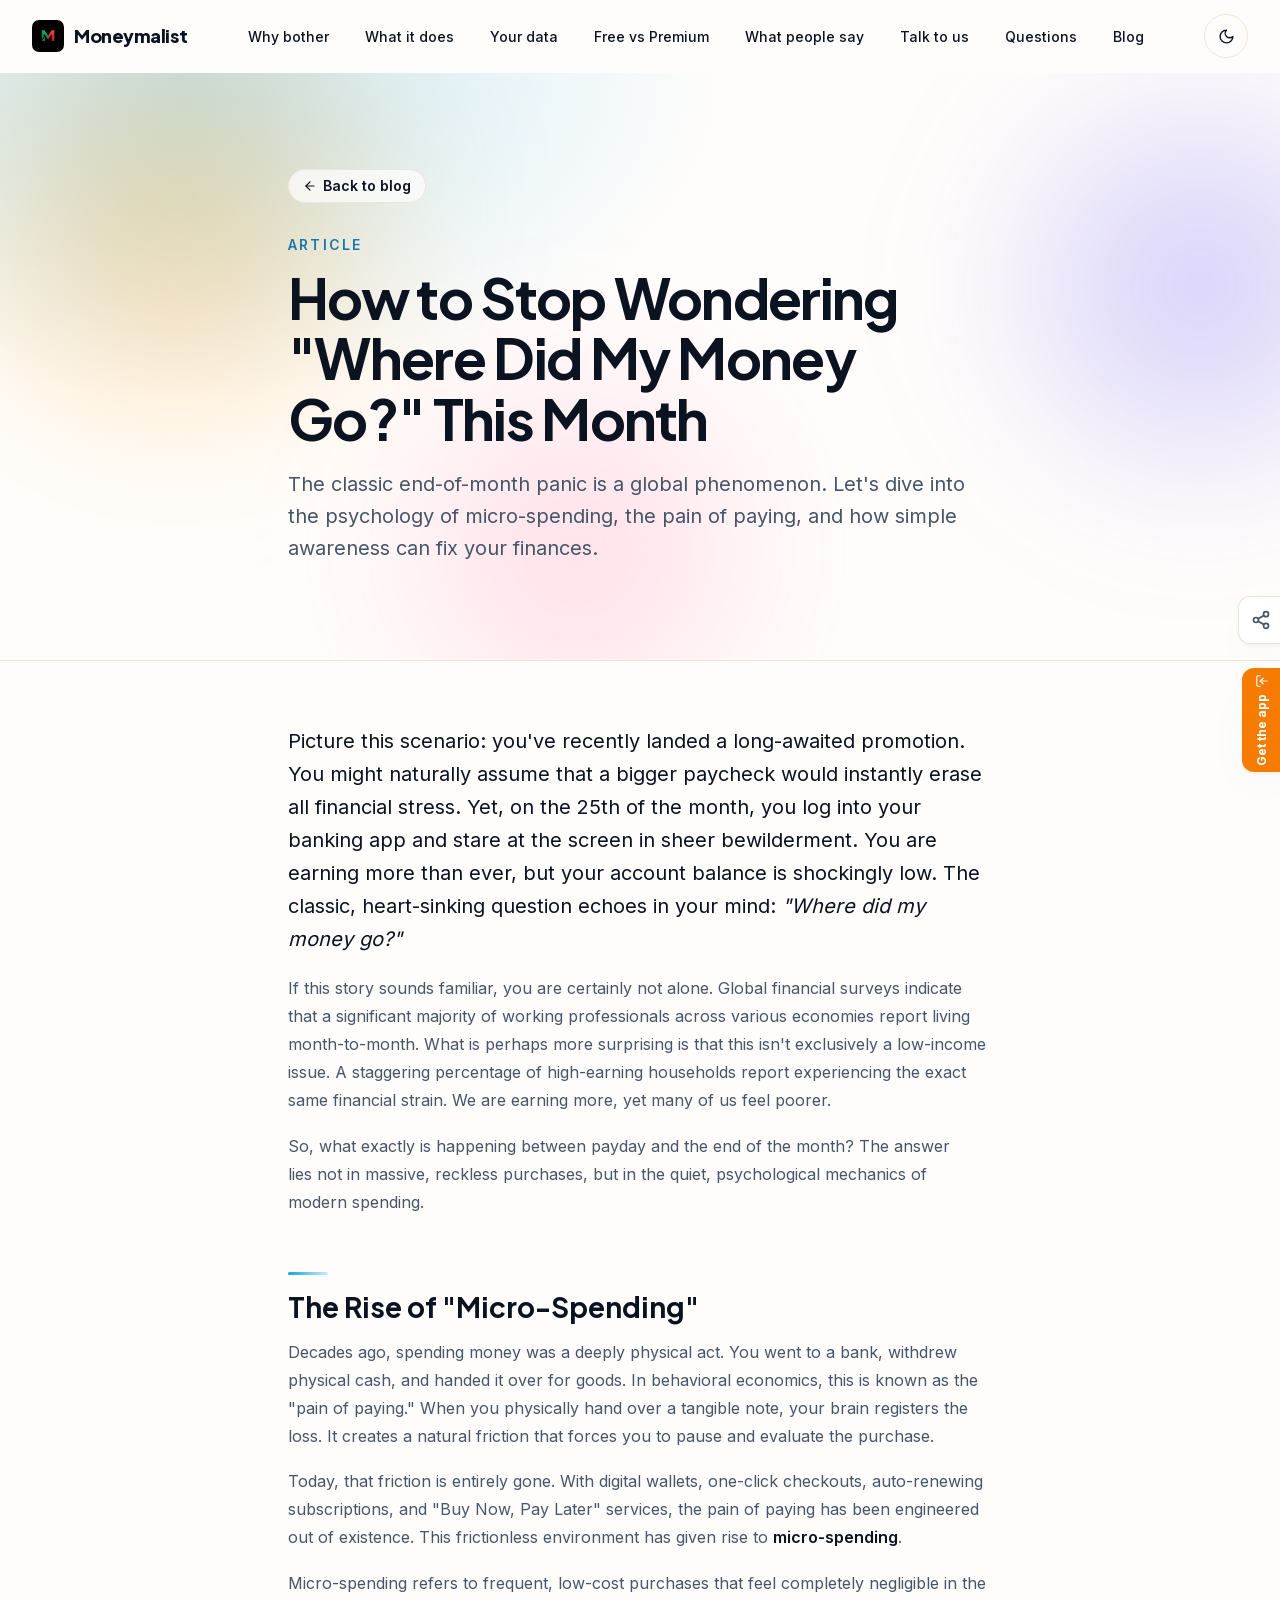
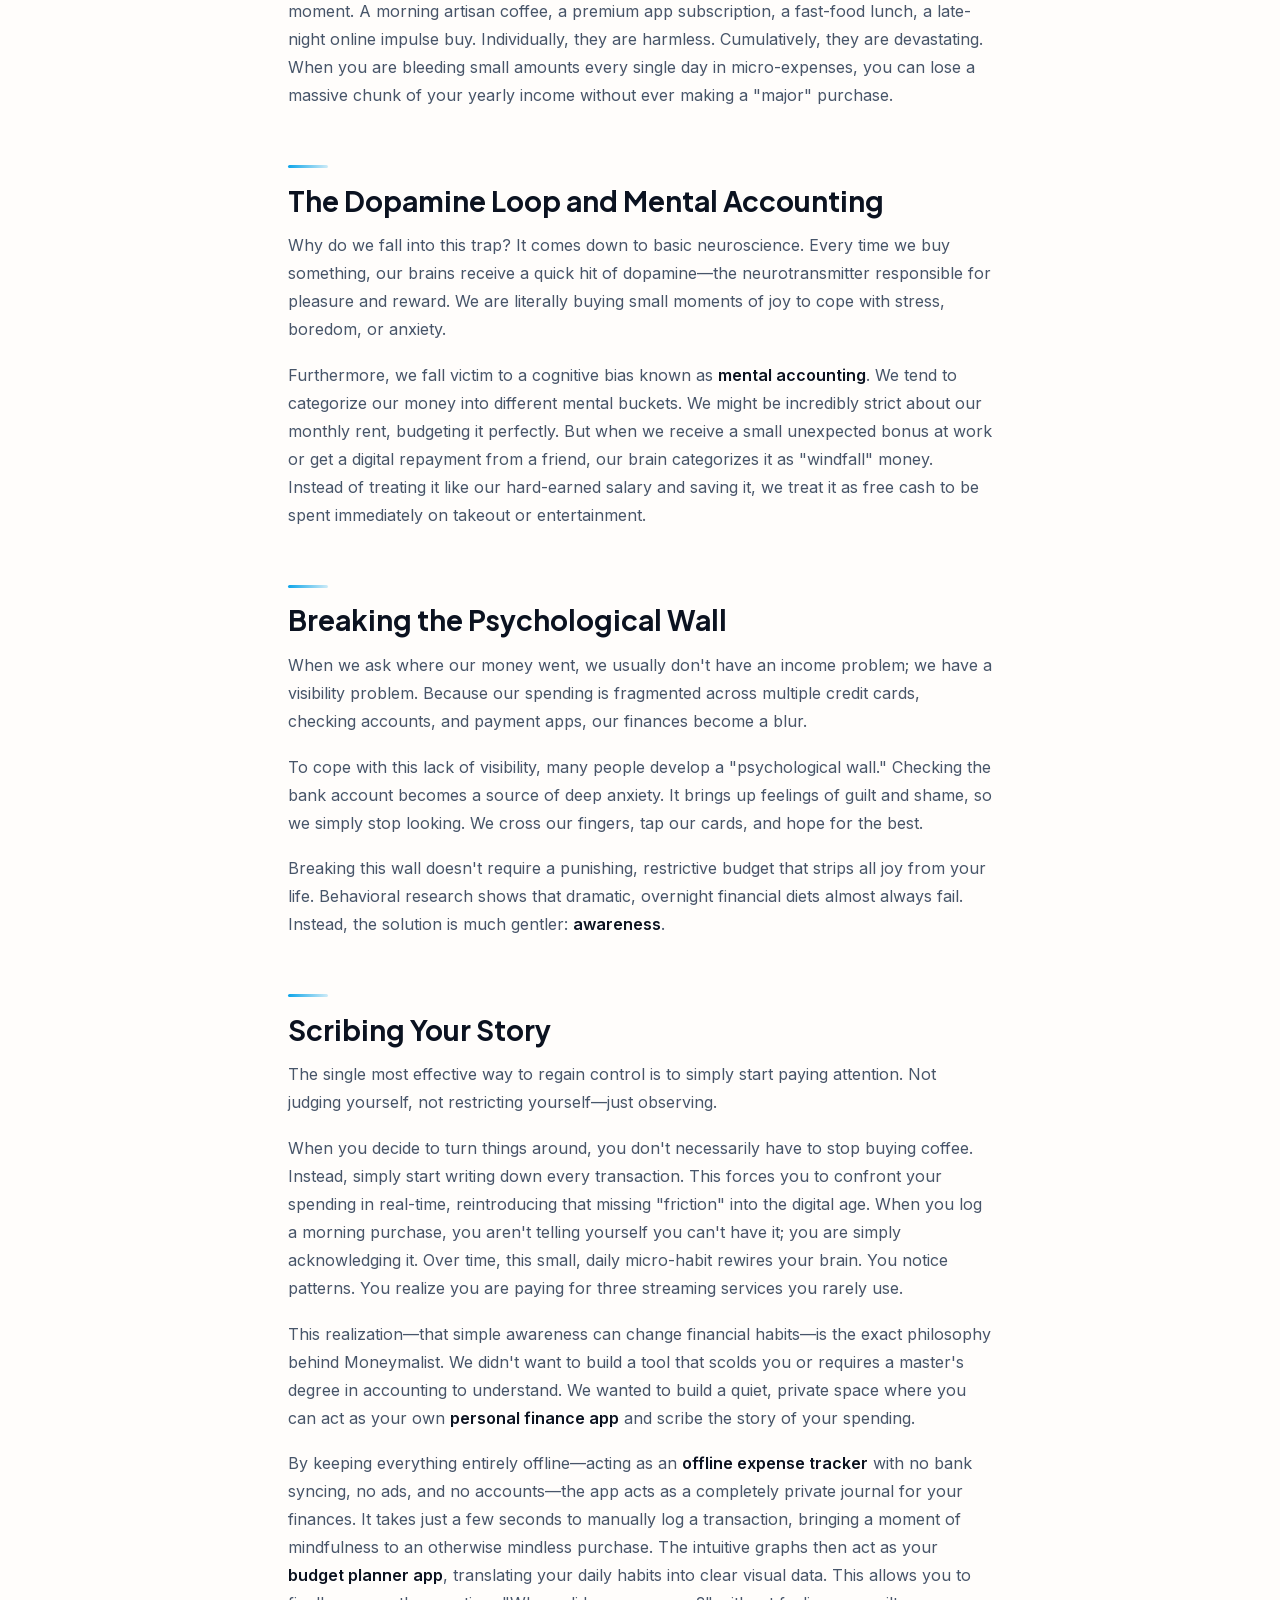
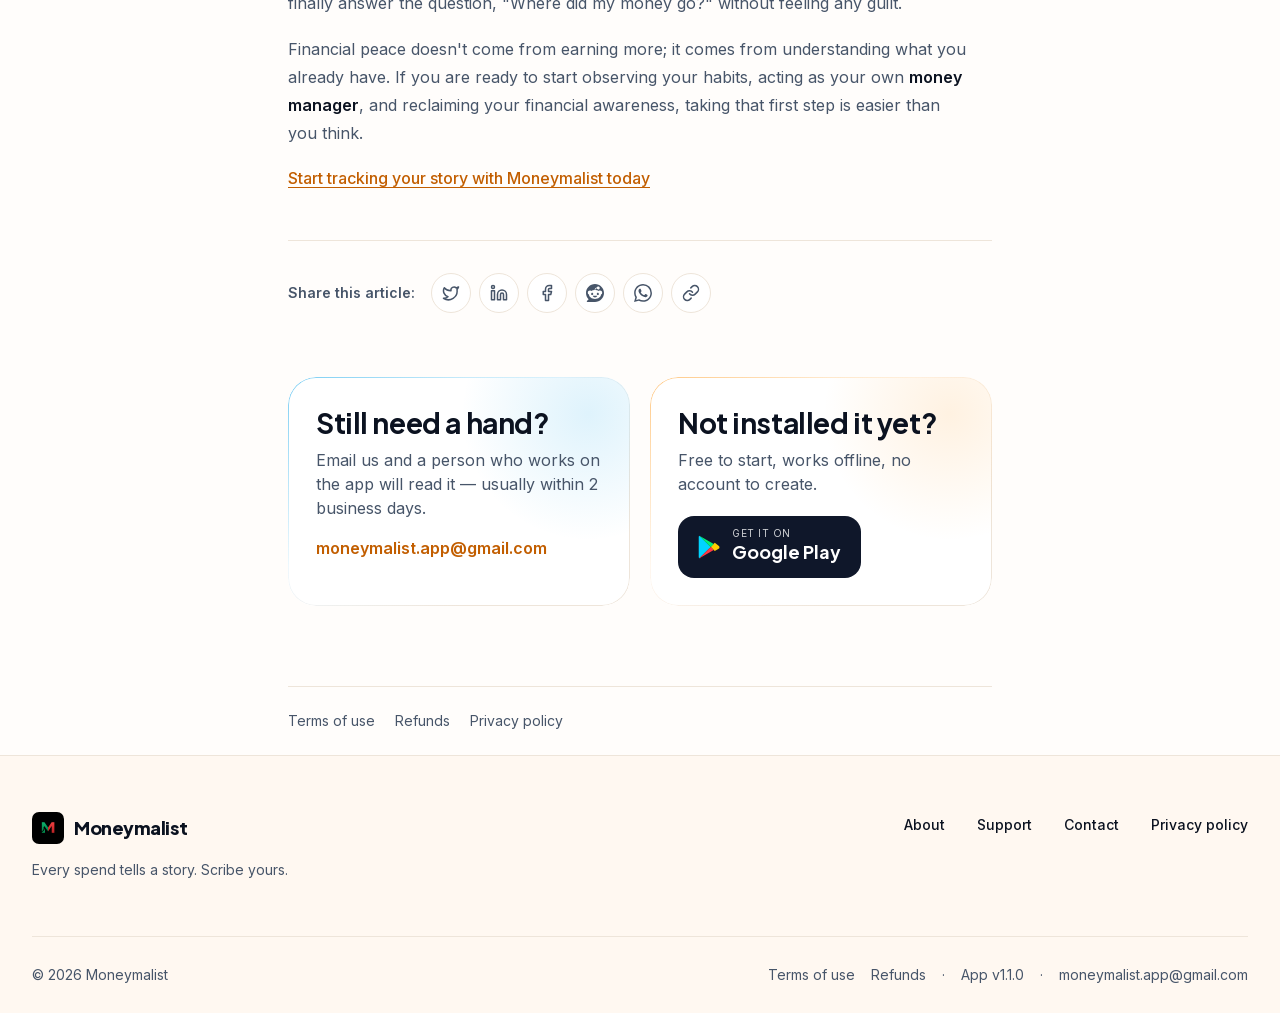
<file: blog/how-to-stop-wondering-where-did-my-money-go/index.html>
<!DOCTYPE html><!--6IbU1buB83Dl4refRvxgi--><html lang="en" class="__variable_154f82 __variable_d0be19 __variable_fb1882"><head><meta charSet="utf-8"/><meta name="viewport" content="width=device-width, initial-scale=1"/><link rel="preload" href="/_next/static/media/3bd9a93c89179028-s.p.woff2" as="font" crossorigin="" type="font/woff2"/><link rel="preload" href="/_next/static/media/636a5ac981f94f8b-s.p.woff2" as="font" crossorigin="" type="font/woff2"/><link rel="preload" href="/_next/static/media/e4af272ccee01ff0-s.p.woff2" as="font" crossorigin="" type="font/woff2"/><link rel="preload" as="image" href="/logo.png"/><link rel="stylesheet" href="/_next/static/css/ce202d3552a6ae30.css" data-precedence="next"/><link rel="preload" as="script" fetchPriority="low" href="/_next/static/chunks/webpack-b23d268d7e7df333.js"/><script src="/_next/static/chunks/ebf0c473-91500a9b869337da.js" async=""></script><script src="/_next/static/chunks/611-5871def533a9bb43.js" async=""></script><script src="/_next/static/chunks/main-app-6f9e6adb62b50940.js" async=""></script><script src="/_next/static/chunks/579-27b3374cb3187cd2.js" async=""></script><script src="/_next/static/chunks/692-af3617498ebc904b.js" async=""></script><script src="/_next/static/chunks/app/layout-8b8d4dfad449c1dc.js" async=""></script><script src="/_next/static/chunks/app/blog/%5Bslug%5D/page-b7a2ec0bd49b32ef.js" async=""></script><link rel="canonical" href="https://moneymalist.com/"/><meta name="next-size-adjust" content=""/><meta name="theme-color" media="(prefers-color-scheme: light)" content="#fffdfb"/><meta name="theme-color" media="(prefers-color-scheme: dark)" content="#0f172a"/><meta name="color-scheme" content="light dark"/><title>Where Does My Money Go? | The Psychology of Micro-Spending | Moneymalist</title><meta name="description" content="Explore the psychology of micro-spending and mental accounting. Learn how financial awareness and a private offline expense tracker can change your life globally."/><meta name="application-name" content="Moneymalist"/><link rel="author" href="https://moneymalist.com"/><meta name="author" content="Moneymalist"/><meta name="keywords" content="expense tracker,offline expense tracker,budget planner app,money manager,personal finance app,daily expense tracker,budget app,savings tracker,private finance app,expense tracker without account"/><meta name="creator" content="Moneymalist"/><meta name="publisher" content="Moneymalist"/><meta name="robots" content="index, follow"/><meta name="googlebot" content="index, follow, max-image-preview:large, max-snippet:-1"/><meta name="category" content="finance"/><meta name="google-play-app" content="app-id=com.moneymalist"/><link rel="canonical" href="https://moneymalist.com/blog/how-to-stop-wondering-where-did-my-money-go/"/><meta property="og:title" content="Where Does My Money Go? | The Psychology of Micro-Spending"/><meta property="og:description" content="Explore the psychology of micro-spending and mental accounting. Learn how financial awareness and a private offline expense tracker can change your life globally."/><meta property="og:url" content="https://moneymalist.com/blog/how-to-stop-wondering-where-did-my-money-go/"/><meta property="og:type" content="article"/><meta name="twitter:card" content="summary_large_image"/><meta name="twitter:title" content="Where Does My Money Go? | The Psychology of Micro-Spending"/><meta name="twitter:description" content="Explore the psychology of micro-spending and mental accounting. Learn how financial awareness and a private offline expense tracker can change your life globally."/><link rel="icon" href="/icon.png?9c3c5aa9420adf1f" type="image/png" sizes="512x512"/><link rel="apple-touch-icon" href="/apple-icon.png?6b50628db2db3e1d" type="image/png" sizes="180x180"/><script>(function(){try{var d=document.documentElement;d.classList.add('js');var t=localStorage.getItem('mm-theme');if(t!=='dark'&&t!=='light'){t=window.matchMedia('(prefers-color-scheme: dark)').matches?'dark':'light';}d.setAttribute('data-theme',t);}catch(e){}})();</script><script src="/_next/static/chunks/polyfills-42372ed130431b0a.js" noModule=""></script></head><body><div hidden=""><!--$--><!--/$--></div><a href="#main" class="sr-only focus:not-sr-only focus:fixed focus:left-4 focus:top-4 focus:z-[100] focus:rounded-full focus:bg-ember-700 focus:px-5 focus:py-3 focus:text-sm focus:font-semibold focus:text-white">Skip to content</a><header class="sticky top-0 z-50 transition-all duration-300 border-b border-transparent translate-y-0"><div class="mx-auto w-full px-5 sm:px-8 max-w-7xl"><div class="flex h-16 md:h-18 items-center justify-between gap-4 py-2 md:py-3"><a class="rounded-lg" aria-label="Moneymalist home" href="/"><span class="flex items-center gap-2.5"><img alt="" width="32" height="32" decoding="async" data-nimg="1" class="shrink-0 rounded-[22%] hidden sm:block" style="color:transparent" src="/logo.png"/><span class="font-[family-name:var(--font-display)] text-lg font-extrabold tracking-tight">Moneymalist</span></span></a><nav aria-label="Sections of this page" class="hidden lg:block"><ul class="flex items-center gap-1"><li><a class="rounded-full px-4 py-2 text-sm font-medium transition-colors hover:bg-ember-50 hover:text-ember-800 dark:hover:bg-night-elevated dark:hover:text-ember-300" href="/#why">Why bother</a></li><li><a class="rounded-full px-4 py-2 text-sm font-medium transition-colors hover:bg-ember-50 hover:text-ember-800 dark:hover:bg-night-elevated dark:hover:text-ember-300" href="/#features">What it does</a></li><li><a class="rounded-full px-4 py-2 text-sm font-medium transition-colors hover:bg-ember-50 hover:text-ember-800 dark:hover:bg-night-elevated dark:hover:text-ember-300" href="/#privacy">Your data</a></li><li><a class="rounded-full px-4 py-2 text-sm font-medium transition-colors hover:bg-ember-50 hover:text-ember-800 dark:hover:bg-night-elevated dark:hover:text-ember-300" href="/#premium">Free vs Premium</a></li><li><a class="rounded-full px-4 py-2 text-sm font-medium transition-colors hover:bg-ember-50 hover:text-ember-800 dark:hover:bg-night-elevated dark:hover:text-ember-300" href="/#reviews">What people say</a></li><li><a class="rounded-full px-4 py-2 text-sm font-medium transition-colors hover:bg-ember-50 hover:text-ember-800 dark:hover:bg-night-elevated dark:hover:text-ember-300" href="/#feedback">Talk to us</a></li><li><a class="rounded-full px-4 py-2 text-sm font-medium transition-colors hover:bg-ember-50 hover:text-ember-800 dark:hover:bg-night-elevated dark:hover:text-ember-300" href="/#faq">Questions</a></li><li><a class="rounded-full px-4 py-2 text-sm font-medium transition-colors hover:bg-ember-50 hover:text-ember-800 dark:hover:bg-night-elevated dark:hover:text-ember-300" href="/blog/">Blog</a></li></ul></nav><div class="flex items-center gap-2"><button type="button" aria-label="Switch to dark theme" class="grid h-10 w-10 md:h-11 md:w-11 place-items-center rounded-full border border-[var(--hairline)] transition-colors hover:bg-ember-50 dark:hover:bg-night-elevated"><svg xmlns="http://www.w3.org/2000/svg" width="17" height="17" viewBox="0 0 24 24" fill="none" stroke="currentColor" stroke-width="2" stroke-linecap="round" stroke-linejoin="round" class="lucide lucide-moon" aria-hidden="true"><path d="M12 3a6 6 0 0 0 9 9 9 9 0 1 1-9-9Z"></path></svg></button><button type="button" aria-expanded="false" aria-controls="mobile-nav" aria-label="Open menu" class="grid h-10 w-10 md:h-11 md:w-11 place-items-center rounded-full border border-[var(--hairline)] lg:hidden"><svg xmlns="http://www.w3.org/2000/svg" width="18" height="18" viewBox="0 0 24 24" fill="none" stroke="currentColor" stroke-width="2" stroke-linecap="round" stroke-linejoin="round" class="lucide lucide-menu" aria-hidden="true"><line x1="4" x2="20" y1="12" y2="12"></line><line x1="4" x2="20" y1="6" y2="6"></line><line x1="4" x2="20" y1="18" y2="18"></line></svg></button></div></div></div></header><div class="fixed right-0 bottom-32 z-40 translate-x-[2px]"><a class="flex items-center gap-1.5 rounded-l-xl bg-ember-600 py-3 px-1.5 text-xs font-bold text-white shadow-lift transition-transform hover:-translate-x-1 hover:bg-ember-500" style="writing-mode:vertical-rl;text-orientation:mixed" target="_blank" rel="noopener noreferrer" href="https://play.google.com/store/apps/details?id=com.moneymalist&amp;referrer=utm_source%3Dmoneymalist.com%26utm_medium%3Dwebsite%26utm_campaign%3Dfloating_cta"><span class="rotate-180 flex items-center gap-1.5"><span>Get the app</span><svg xmlns="http://www.w3.org/2000/svg" width="14" height="14" viewBox="0 0 24 24" fill="none" stroke="currentColor" stroke-width="2" stroke-linecap="round" stroke-linejoin="round" class="lucide lucide-download -rotate-90"><path d="M21 15v4a2 2 0 0 1-2 2H5a2 2 0 0 1-2-2v-4"></path><polyline points="7 10 12 15 17 10"></polyline><line x1="12" x2="12" y1="15" y2="3"></line></svg></span></a></div><button aria-label="Scroll to top" class="fixed bottom-6 right-6 z-40 flex h-12 w-12 items-center justify-center rounded-full bg-[var(--card)] text-[var(--fg)] shadow-lift border border-[var(--hairline)] transition-all duration-300 hover:-translate-y-1 hover:bg-[var(--bg-soft)] focus:outline-none focus:ring-2 focus:ring-ember-500 translate-y-10 opacity-0 pointer-events-none"><svg xmlns="http://www.w3.org/2000/svg" width="22" height="22" viewBox="0 0 24 24" fill="none" stroke="currentColor" stroke-width="2.5" stroke-linecap="round" stroke-linejoin="round" class="lucide lucide-arrow-up"><path d="m5 12 7-7 7 7"></path><path d="M12 19V5"></path></svg></button><main id="main"><div style="--accent:var(--color-sky-500)"><header class="relative overflow-hidden border-b border-[var(--hairline)] py-16 sm:py-24"><div aria-hidden="true" class="pointer-events-none absolute inset-0 -z-10 overflow-hidden"><span class="absolute -left-[10%] -top-[30%] h-[38rem] w-[38rem] rounded-full bg-[radial-gradient(circle,rgba(255,183,77,0.55),transparent_65%)] blur-3xl [animation:mm-drift_28s_ease-in-out_infinite]"></span><span class="absolute -right-[15%] top-[-10%] h-[34rem] w-[34rem] rounded-full bg-[radial-gradient(circle,rgba(109,94,248,0.32),transparent_65%)] blur-3xl [animation:mm-drift_34s_ease-in-out_infinite_reverse]"></span><span class="absolute bottom-[-25%] left-[25%] h-[32rem] w-[32rem] rounded-full bg-[radial-gradient(circle,rgba(255,123,172,0.28),transparent_65%)] blur-3xl [animation:mm-drift_40s_ease-in-out_infinite]"></span></div><span aria-hidden="true" class="pointer-events-none absolute inset-0 -z-10 bg-[radial-gradient(60%_80%_at_15%_0%,color-mix(in_oklab,var(--accent)_22%,transparent),transparent_70%)]"></span><div class="mx-auto w-full px-5 sm:px-8 max-w-3xl"><a class="inline-flex items-center gap-1.5 rounded-full border border-[var(--hairline)] bg-[var(--card)]/70 px-3.5 py-1.5 text-sm font-semibold backdrop-blur transition-colors hover:border-[color-mix(in_oklab,var(--accent)_45%,transparent)]" href="/blog/"><svg xmlns="http://www.w3.org/2000/svg" width="14" height="14" viewBox="0 0 24 24" fill="none" stroke="currentColor" stroke-width="2" stroke-linecap="round" stroke-linejoin="round" class="lucide lucide-arrow-left" aria-hidden="true"><path d="m12 19-7-7 7-7"></path><path d="M19 12H5"></path></svg>Back to blog</a><p class="mt-8 text-sm font-semibold uppercase tracking-[0.16em]" style="color:color-mix(in oklab, var(--accent) 72%, var(--fg))">Article</p><h1 class="text-h1 mt-3">How to Stop Wondering &quot;Where Did My Money Go?&quot; This Month</h1><p class="mt-5 text-lead text-[var(--fg-muted)]">The classic end-of-month panic is a global phenomenon. Let&#x27;s dive into the psychology of micro-spending, the pain of paying, and how simple awareness can fix your finances.</p></div></header><div class="mx-auto w-full px-5 sm:px-8 max-w-3xl"><div class="prose-page py-16"><p>Picture this scenario: you&#x27;ve recently landed a long-awaited promotion. You might naturally assume that a bigger paycheck would instantly erase all financial stress. Yet, on the 25th of the month, you log into your banking app and stare at the screen in sheer bewilderment. You are earning more than ever, but your account balance is shockingly low. The classic, heart-sinking question echoes in your mind: <em>&quot;Where did my money go?&quot;</em></p><p>If this story sounds familiar, you are certainly not alone. Global financial surveys indicate that a significant majority of working professionals across various economies report living month-to-month. What is perhaps more surprising is that this isn&#x27;t exclusively a low-income issue. A staggering percentage of high-earning households report experiencing the exact same financial strain. We are earning more, yet many of us feel poorer.</p><p>So, what exactly is happening between payday and the end of the month? The answer lies not in massive, reckless purchases, but in the quiet, psychological mechanics of modern spending.</p><h2>The Rise of &quot;Micro-Spending&quot;</h2><p>Decades ago, spending money was a deeply physical act. You went to a bank, withdrew physical cash, and handed it over for goods. In behavioral economics, this is known as the &quot;pain of paying.&quot; When you physically hand over a tangible note, your brain registers the loss. It creates a natural friction that forces you to pause and evaluate the purchase.</p><p>Today, that friction is entirely gone. With digital wallets, one-click checkouts, auto-renewing subscriptions, and &quot;Buy Now, Pay Later&quot; services, the pain of paying has been engineered out of existence. This frictionless environment has given rise to <strong>micro-spending</strong>.</p><p>Micro-spending refers to frequent, low-cost purchases that feel completely negligible in the moment. A morning artisan coffee, a premium app subscription, a fast-food lunch, a late-night online impulse buy. Individually, they are harmless. Cumulatively, they are devastating. When you are bleeding small amounts every single day in micro-expenses, you can lose a massive chunk of your yearly income without ever making a &quot;major&quot; purchase.</p><h2>The Dopamine Loop and Mental Accounting</h2><p>Why do we fall into this trap? It comes down to basic neuroscience. Every time we buy something, our brains receive a quick hit of dopamine—the neurotransmitter responsible for pleasure and reward. We are literally buying small moments of joy to cope with stress, boredom, or anxiety.</p><p>Furthermore, we fall victim to a cognitive bias known as <strong>mental accounting</strong>. We tend to categorize our money into different mental buckets. We might be incredibly strict about our monthly rent, budgeting it perfectly. But when we receive a small unexpected bonus at work or get a digital repayment from a friend, our brain categorizes it as &quot;windfall&quot; money. Instead of treating it like our hard-earned salary and saving it, we treat it as free cash to be spent immediately on takeout or entertainment.</p><h2>Breaking the Psychological Wall</h2><p>When we ask where our money went, we usually don&#x27;t have an income problem; we have a visibility problem. Because our spending is fragmented across multiple credit cards, checking accounts, and payment apps, our finances become a blur.</p><p>To cope with this lack of visibility, many people develop a &quot;psychological wall.&quot; Checking the bank account becomes a source of deep anxiety. It brings up feelings of guilt and shame, so we simply stop looking. We cross our fingers, tap our cards, and hope for the best.</p><p>Breaking this wall doesn&#x27;t require a punishing, restrictive budget that strips all joy from your life. Behavioral research shows that dramatic, overnight financial diets almost always fail. Instead, the solution is much gentler: <strong>awareness</strong>.</p><h2>Scribing Your Story</h2><p>The single most effective way to regain control is to simply start paying attention. Not judging yourself, not restricting yourself—just observing.</p><p>When you decide to turn things around, you don&#x27;t necessarily have to stop buying coffee. Instead, simply start writing down every transaction. This forces you to confront your spending in real-time, reintroducing that missing &quot;friction&quot; into the digital age. When you log a morning purchase, you aren&#x27;t telling yourself you can&#x27;t have it; you are simply acknowledging it. Over time, this small, daily micro-habit rewires your brain. You notice patterns. You realize you are paying for three streaming services you rarely use.</p><p>This realization—that simple awareness can change financial habits—is the exact philosophy behind Moneymalist. We didn&#x27;t want to build a tool that scolds you or requires a master&#x27;s degree in accounting to understand. We wanted to build a quiet, private space where you can act as your own <strong>personal finance app</strong> and scribe the story of your spending.</p><p>By keeping everything entirely offline—acting as an <strong>offline expense tracker</strong> with no bank syncing, no ads, and no accounts—the app acts as a completely private journal for your finances. It takes just a few seconds to manually log a transaction, bringing a moment of mindfulness to an otherwise mindless purchase. The intuitive graphs then act as your <strong>budget planner app</strong>, translating your daily habits into clear visual data. This allows you to finally answer the question, &quot;Where did my money go?&quot; without feeling any guilt.</p><p>Financial peace doesn&#x27;t come from earning more; it comes from understanding what you already have. If you are ready to start observing your habits, acting as your own <strong>money manager</strong>, and reclaiming your financial awareness, taking that first step is easier than you think.</p><p><a href="https://play.google.com/store/apps/details?id=com.moneymalist&amp;referrer=utm_source%3Dmoneymalist.com%26utm_medium%3Dwebsite%26utm_campaign%3Dblog-post-1" target="_blank" rel="noopener noreferrer">Start tracking your story with Moneymalist today</a></p><div class="mt-12 flex flex-col gap-4 border-t border-[var(--hairline)] pt-8 sm:flex-row sm:items-center"><span class="text-sm font-semibold text-[var(--fg-muted)]">Share this article:</span><div class="flex flex-wrap gap-2"><button class="flex h-10 w-10 items-center justify-center rounded-full border border-[var(--hairline)] bg-[var(--card)] text-[var(--fg-muted)] transition-colors hover:border-[color-mix(in_oklab,var(--accent)_45%,transparent)] hover:text-[var(--fg)]" aria-label="Share on Twitter"><svg xmlns="http://www.w3.org/2000/svg" width="18" height="18" viewBox="0 0 24 24" fill="none" stroke="currentColor" stroke-width="2" stroke-linecap="round" stroke-linejoin="round" class="lucide lucide-twitter"><path d="M22 4s-.7 2.1-2 3.4c1.6 10-9.4 17.3-18 11.6 2.2.1 4.4-.6 6-2C3 15.5.5 9.6 3 5c2.2 2.6 5.6 4.1 9 4-.9-4.2 4-6.6 7-3.8 1.1 0 3-1.2 3-1.2z"></path></svg></button><button class="flex h-10 w-10 items-center justify-center rounded-full border border-[var(--hairline)] bg-[var(--card)] text-[var(--fg-muted)] transition-colors hover:border-[color-mix(in_oklab,var(--accent)_45%,transparent)] hover:text-[var(--fg)]" aria-label="Share on LinkedIn"><svg xmlns="http://www.w3.org/2000/svg" width="18" height="18" viewBox="0 0 24 24" fill="none" stroke="currentColor" stroke-width="2" stroke-linecap="round" stroke-linejoin="round" class="lucide lucide-linkedin"><path d="M16 8a6 6 0 0 1 6 6v7h-4v-7a2 2 0 0 0-2-2 2 2 0 0 0-2 2v7h-4v-7a6 6 0 0 1 6-6z"></path><rect width="4" height="12" x="2" y="9"></rect><circle cx="4" cy="4" r="2"></circle></svg></button><button class="flex h-10 w-10 items-center justify-center rounded-full border border-[var(--hairline)] bg-[var(--card)] text-[var(--fg-muted)] transition-colors hover:border-[color-mix(in_oklab,var(--accent)_45%,transparent)] hover:text-[var(--fg)]" aria-label="Share on Facebook"><svg xmlns="http://www.w3.org/2000/svg" width="18" height="18" viewBox="0 0 24 24" fill="none" stroke="currentColor" stroke-width="2" stroke-linecap="round" stroke-linejoin="round" class="lucide lucide-facebook"><path d="M18 2h-3a5 5 0 0 0-5 5v3H7v4h3v8h4v-8h3l1-4h-4V7a1 1 0 0 1 1-1h3z"></path></svg></button><button class="flex h-10 w-10 items-center justify-center rounded-full border border-[var(--hairline)] bg-[var(--card)] text-[var(--fg-muted)] transition-colors hover:border-[color-mix(in_oklab,var(--accent)_45%,transparent)] hover:text-[var(--fg)]" aria-label="Share on Reddit"><svg width="18" height="18" viewBox="0 0 24 24" fill="currentColor" xmlns="http://www.w3.org/2000/svg"><path d="M12 0C5.373 0 0 5.373 0 12c0 3.314 1.343 6.314 3.515 8.485l-2.286 2.286C.775 23.225 1.097 24 1.738 24H12c6.627 0 12-5.373 12-12S18.627 0 12 0Zm4.388 3.199c1.104 0 1.999.895 1.999 1.999 0 1.105-.895 2-1.999 2-.946 0-1.739-.657-1.947-1.539v.002c-1.147.162-2.032 1.15-2.032 2.341v.007c1.776.067 3.4.567 4.686 1.363.473-.363 1.064-.58 1.707-.58 1.547 0 2.802 1.254 2.802 2.802 0 1.117-.655 2.081-1.601 2.531-.088 3.256-3.637 5.876-7.997 5.876-4.361 0-7.905-2.617-7.998-5.87-.954-.447-1.614-1.415-1.614-2.538 0-1.548 1.255-2.802 2.803-2.802.645 0 1.239.218 1.712.585 1.275-.79 2.881-1.291 4.64-1.365v-.01c0-1.663 1.263-3.034 2.88-3.207.188-.911.993-1.595 1.959-1.595Zm-8.085 8.376c-.784 0-1.459.78-1.506 1.797-.047 1.016.64 1.429 1.426 1.429.786 0 1.371-.369 1.418-1.385.047-1.017-.553-1.841-1.338-1.841Zm7.406 0c-.786 0-1.385.824-1.338 1.841.047 1.017.634 1.385 1.418 1.385.785 0 1.473-.413 1.426-1.429-.046-1.017-.721-1.797-1.506-1.797Zm-3.703 4.013c-.974 0-1.907.048-2.77.135-.147.015-.241.168-.183.305.483 1.154 1.622 1.964 2.953 1.964 1.33 0 2.47-.81 2.953-1.964.057-.137-.037-.29-.184-.305-.863-.087-1.795-.135-2.769-.135Z"></path></svg></button><button class="flex h-10 w-10 items-center justify-center rounded-full border border-[var(--hairline)] bg-[var(--card)] text-[var(--fg-muted)] transition-colors hover:border-[color-mix(in_oklab,var(--accent)_45%,transparent)] hover:text-[var(--fg)]" aria-label="Share on WhatsApp"><svg width="18" height="18" viewBox="0 0 24 24" fill="currentColor" xmlns="http://www.w3.org/2000/svg"><path d="M17.472 14.382c-.297-.149-1.758-.867-2.03-.967-.273-.099-.471-.148-.67.15-.197.297-.767.966-.94 1.164-.173.199-.347.223-.644.075-.297-.15-1.255-.463-2.39-1.475-.883-.788-1.48-1.761-1.653-2.059-.173-.297-.018-.458.13-.606.134-.133.298-.347.446-.52.149-.174.198-.298.298-.497.099-.198.05-.371-.025-.52-.075-.149-.669-1.612-.916-2.207-.242-.579-.487-.5-.669-.51-.173-.008-.371-.01-.57-.01-.198 0-.52.074-.792.372-.272.297-1.04 1.016-1.04 2.479 0 1.462 1.065 2.875 1.213 3.074.149.198 2.096 3.2 5.077 4.487.709.306 1.262.489 1.694.625.712.227 1.36.195 1.871.118.571-.085 1.758-.719 2.006-1.413.248-.694.248-1.289.173-1.413-.074-.124-.272-.198-.57-.347m-5.421 7.403h-.004a9.87 9.87 0 01-5.031-1.378l-.361-.214-3.741.982.998-3.648-.235-.374a9.86 9.86 0 01-1.51-5.26c.001-5.45 4.436-9.884 9.888-9.884 2.64 0 5.122 1.03 6.988 2.898a9.825 9.825 0 012.893 6.994c-.003 5.45-4.437 9.884-9.885 9.884m8.413-18.297A11.815 11.815 0 0012.05 0C5.495 0 .16 5.335.157 11.892c0 2.096.547 4.142 1.588 5.945L.057 24l6.305-1.654a11.882 11.882 0 005.683 1.448h.005c6.554 0 11.89-5.335 11.893-11.893a11.821 11.821 0 00-3.48-8.413Z"></path></svg></button><button class="flex h-10 w-10 items-center justify-center rounded-full border border-[var(--hairline)] bg-[var(--card)] text-[var(--fg-muted)] transition-colors hover:border-[color-mix(in_oklab,var(--accent)_45%,transparent)] hover:text-[var(--fg)]" aria-label="Copy link"><svg xmlns="http://www.w3.org/2000/svg" width="18" height="18" viewBox="0 0 24 24" fill="none" stroke="currentColor" stroke-width="2" stroke-linecap="round" stroke-linejoin="round" class="lucide lucide-link"><path d="M10 13a5 5 0 0 0 7.54.54l3-3a5 5 0 0 0-7.07-7.07l-1.72 1.71"></path><path d="M14 11a5 5 0 0 0-7.54-.54l-3 3a5 5 0 0 0 7.07 7.07l1.71-1.71"></path></svg></button></div></div></div></div><div class="mx-auto w-full px-5 sm:px-8 max-w-3xl"><div class="grid gap-5 pb-20 md:grid-cols-2"><div class="reveal"><div class="card-modern card-sheen h-full p-7" style="--accent:var(--color-sky-500)"><span class="sheen" aria-hidden="true"></span><div class="relative z-10 flex h-full flex-col"><h2 class="text-h3">Still need a hand?</h2><p class="mt-2 text-[var(--fg-muted)]">Email us and a person who works on the app will read it — usually<!-- --> <!-- -->within 2 business days<!-- -->.</p><a href="mailto:moneymalist.app@gmail.com" class="mt-4 w-fit font-semibold text-ember-700 hover:underline dark:text-ember-300">moneymalist.app@gmail.com</a></div></div></div><div class="reveal" style="transition-delay:100ms"><div class="card-modern card-sheen h-full p-7" style="--accent:var(--color-ember-500)"><span class="sheen" aria-hidden="true"></span><div class="relative z-10 flex h-full flex-col"><h2 class="text-h3">Not installed it yet?</h2><p class="mt-2 text-[var(--fg-muted)]">Free to start, works offline, no account to create.</p><div class="mt-auto pt-5"><a href="https://play.google.com/store/apps/details?id=com.moneymalist&amp;referrer=utm_source%3Dmoneymalist.com%26utm_medium%3Dwebsite%26utm_campaign%3Dsupporting-page" target="_blank" rel="noopener noreferrer" aria-label="Get Moneymalist on Google Play (opens the Play Store in a new tab)" class="inline-flex w-fit items-center gap-3 rounded-2xl bg-night px-5 py-3 text-white transition-transform duration-200 hover:-translate-y-0.5 motion-reduce:hover:translate-y-0 dark:bg-white dark:text-night "><svg viewBox="0 0 24 26" width="22" height="24" aria-hidden="true" class="shrink-0"><path d="M1.4 0.6A1.9 1.9 0 0 0 .8 2v22a1.9 1.9 0 0 0 .6 1.4L13.9 13Z" fill="#00D4FF"></path><path d="m18.3 8.4-3.3 3.3-1.1 1.3 4.4 4.4 4.2-2.4c1.3-.7 1.3-2.8 0-3.5Z" fill="#FFCE00"></path><path d="m1.4 25.4 12.5-12.4 3.3 3.3-14.2 8.1a1.8 1.8 0 0 1-1.6 1Z" fill="#FF3A44"></path><path d="M1.4.6 17.2 9.6l-3.3 3.4Z" fill="#00F076"></path></svg><span class="flex flex-col leading-none"><span class="text-[0.625rem] uppercase tracking-wider opacity-80">Get it on</span><span class="font-[family-name:var(--font-display)] text-lg font-bold">Google Play</span></span></a></div></div></div></div></div><nav aria-label="Legal" class="flex flex-wrap gap-x-5 gap-y-2 border-t border-[var(--hairline)] py-6 text-sm text-[var(--fg-muted)]"><a class="hover:text-ember-700" href="/terms/">Terms of use</a><a class="hover:text-ember-700" href="/refunds/">Refunds</a><a class="hover:text-ember-700" href="/privacy-policy/">Privacy policy</a></nav></div></div><div class="fixed right-0 bottom-64 z-40 flex flex-col items-end gap-2 pr-0"><div class="translate-x-[2px]"><button class="flex h-12 w-11 items-center justify-center rounded-l-xl bg-[var(--card)] border border-r-0 border-[var(--hairline)] text-[var(--fg-muted)] shadow-lift transition-transform hover:-translate-x-1 hover:text-[var(--fg)]" aria-label="Toggle share menu"><svg xmlns="http://www.w3.org/2000/svg" width="20" height="20" viewBox="0 0 24 24" fill="none" stroke="currentColor" stroke-width="2" stroke-linecap="round" stroke-linejoin="round" class="lucide lucide-share2"><circle cx="18" cy="5" r="3"></circle><circle cx="6" cy="12" r="3"></circle><circle cx="18" cy="19" r="3"></circle><line x1="8.59" x2="15.42" y1="13.51" y2="17.49"></line><line x1="15.41" x2="8.59" y1="6.51" y2="10.49"></line></svg></button></div></div><!--$--><!--/$--></main><footer class="border-t border-[var(--hairline)] bg-[var(--bg-soft)]"><div class="mx-auto w-full px-5 sm:px-8 max-w-7xl"><div class="flex flex-col gap-6 md:gap-10 py-8 md:py-14 md:flex-row md:items-start md:justify-between"><div class="flex max-w-sm flex-col gap-4"><a class="w-fit rounded-lg" href="/"><span class="flex items-center gap-2.5"><img alt="" loading="lazy" width="32" height="32" decoding="async" data-nimg="1" class="shrink-0 rounded-[22%]" style="color:transparent" src="/logo.png"/><span class="font-[family-name:var(--font-display)] text-lg font-extrabold tracking-tight">Moneymalist</span></span></a><p class="text-sm text-[var(--fg-muted)]">Every spend tells a story. Scribe yours.</p></div><nav aria-label="Footer"><ul class="flex flex-wrap gap-x-4 gap-y-3 md:gap-x-8"><li><a class="text-xs font-medium transition-colors hover:text-ember-700 md:text-sm" href="/about/">About</a></li><li><a class="text-xs font-medium transition-colors hover:text-ember-700 md:text-sm" href="/support/">Support</a></li><li><a class="text-xs font-medium transition-colors hover:text-ember-700 md:text-sm" href="/contact/">Contact</a></li><li><a class="text-xs font-medium transition-colors hover:text-ember-700 md:text-sm" href="/privacy-policy/">Privacy policy</a></li></ul></nav></div><div class="flex flex-col gap-3 border-t border-[var(--hairline)] py-7 text-xs text-[var(--fg-muted)] sm:flex-row sm:items-center sm:justify-between md:text-sm"><p>© <!-- -->2026<!-- --> <!-- -->Moneymalist</p><p class="flex flex-wrap items-center gap-x-4 gap-y-1"><a class="hover:text-ember-700" href="/terms/">Terms of use</a><a class="hover:text-ember-700" href="/refunds/">Refunds</a><span aria-hidden="true">·</span><span>App v<!-- -->1.1.0</span><span aria-hidden="true">·</span><a href="mailto:moneymalist.app@gmail.com" class="hover:text-ember-700">moneymalist.app@gmail.com</a></p></div></div></footer><script src="/_next/static/chunks/webpack-b23d268d7e7df333.js" id="_R_" async=""></script><script>(self.__next_f=self.__next_f||[]).push([0])</script><script>self.__next_f.push([1,"1:\"$Sreact.fragment\"\n2:I[8822,[\"579\",\"static/chunks/579-27b3374cb3187cd2.js\",\"692\",\"static/chunks/692-af3617498ebc904b.js\",\"177\",\"static/chunks/app/layout-8b8d4dfad449c1dc.js\"],\"Header\"]\n3:I[7579,[\"579\",\"static/chunks/579-27b3374cb3187cd2.js\",\"953\",\"static/chunks/app/blog/%5Bslug%5D/page-b7a2ec0bd49b32ef.js\"],\"\"]\n4:I[4923,[\"579\",\"static/chunks/579-27b3374cb3187cd2.js\",\"692\",\"static/chunks/692-af3617498ebc904b.js\",\"177\",\"static/chunks/app/layout-8b8d4dfad449c1dc.js\"],\"ScrollToTop\"]\n5:I[4598,[],\"\"]\n6:I[5292,[],\"\"]\nf:I[5998,[],\"\"]\n:HL[\"/_next/static/media/3bd9a93c89179028-s.p.woff2\",\"font\",{\"crossOrigin\":\"\",\"type\":\"font/woff2\"}]\n:HL[\"/_next/static/media/636a5ac981f94f8b-s.p.woff2\",\"font\",{\"crossOrigin\":\"\",\"type\":\"font/woff2\"}]\n:HL[\"/_next/static/media/e4af272ccee01ff0-s.p.woff2\",\"font\",{\"crossOrigin\":\"\",\"type\":\"font/woff2\"}]\n:HL[\"/_next/static/css/ce202d3552a6ae30.css\",\"style\"]\n"])</script><script>self.__next_f.push([1,"0:{\"P\":null,\"b\":\"6IbU1buB83Dl4refRvxgi\",\"p\":\"\",\"c\":[\"\",\"blog\",\"how-to-stop-wondering-where-did-my-money-go\",\"\"],\"i\":false,\"f\":[[[\"\",{\"children\":[\"blog\",{\"children\":[[\"slug\",\"how-to-stop-wondering-where-did-my-money-go\",\"d\"],{\"children\":[\"__PAGE__\",{}]}]}]},\"$undefined\",\"$undefined\",true],[\"\",[\"$\",\"$1\",\"c\",{\"children\":[[[\"$\",\"link\",\"0\",{\"rel\":\"stylesheet\",\"href\":\"/_next/static/css/ce202d3552a6ae30.css\",\"precedence\":\"next\",\"crossOrigin\":\"$undefined\",\"nonce\":\"$undefined\"}]],[\"$\",\"html\",null,{\"lang\":\"en\",\"className\":\"__variable_154f82 __variable_d0be19 __variable_fb1882\",\"suppressHydrationWarning\":true,\"children\":[[\"$\",\"head\",null,{\"children\":[[\"$\",\"script\",null,{\"dangerouslySetInnerHTML\":{\"__html\":\"(function(){try{var d=document.documentElement;d.classList.add('js');var t=localStorage.getItem('mm-theme');if(t!=='dark'\u0026\u0026t!=='light'){t=window.matchMedia('(prefers-color-scheme: dark)').matches?'dark':'light';}d.setAttribute('data-theme',t);}catch(e){}})();\"}}],[\"$\",\"link\",null,{\"rel\":\"canonical\",\"href\":\"https://moneymalist.com/\"}]]}],[\"$\",\"body\",null,{\"children\":[[\"$\",\"a\",null,{\"href\":\"#main\",\"className\":\"sr-only focus:not-sr-only focus:fixed focus:left-4 focus:top-4 focus:z-[100] focus:rounded-full focus:bg-ember-700 focus:px-5 focus:py-3 focus:text-sm focus:font-semibold focus:text-white\",\"children\":\"Skip to content\"}],null,[\"$\",\"$L2\",null,{}],[\"$\",\"div\",null,{\"className\":\"fixed right-0 bottom-32 z-40 translate-x-[2px]\",\"children\":[\"$\",\"$L3\",null,{\"href\":\"https://play.google.com/store/apps/details?id=com.moneymalist\u0026referrer=utm_source%3Dmoneymalist.com%26utm_medium%3Dwebsite%26utm_campaign%3Dfloating_cta\",\"className\":\"flex items-center gap-1.5 rounded-l-xl bg-ember-600 py-3 px-1.5 text-xs font-bold text-white shadow-lift transition-transform hover:-translate-x-1 hover:bg-ember-500\",\"style\":{\"writingMode\":\"vertical-rl\",\"textOrientation\":\"mixed\"},\"target\":\"_blank\",\"rel\":\"noopener noreferrer\",\"children\":[\"$\",\"span\",null,{\"className\":\"rotate-180 flex items-center gap-1.5\",\"children\":[[\"$\",\"span\",null,{\"children\":\"Get the app\"}],[\"$\",\"svg\",null,{\"ref\":\"$undefined\",\"xmlns\":\"http://www.w3.org/2000/svg\",\"width\":14,\"height\":14,\"viewBox\":\"0 0 24 24\",\"fill\":\"none\",\"stroke\":\"currentColor\",\"strokeWidth\":2,\"strokeLinecap\":\"round\",\"strokeLinejoin\":\"round\",\"className\":\"lucide lucide-download -rotate-90\",\"children\":[[\"$\",\"path\",\"ih7n3h\",{\"d\":\"M21 15v4a2 2 0 0 1-2 2H5a2 2 0 0 1-2-2v-4\"}],[\"$\",\"polyline\",\"2ggqvy\",{\"points\":\"7 10 12 15 17 10\"}],[\"$\",\"line\",\"1vk2je\",{\"x1\":\"12\",\"x2\":\"12\",\"y1\":\"15\",\"y2\":\"3\"}],\"$undefined\"]}]]}]}]}],[\"$\",\"$L4\",null,{}],[\"$\",\"main\",null,{\"id\":\"main\",\"children\":[\"$\",\"$L5\",null,{\"parallelRouterKey\":\"children\",\"error\":\"$undefined\",\"errorStyles\":\"$undefined\",\"errorScripts\":\"$undefined\",\"template\":[\"$\",\"$L6\",null,{}],\"templateStyles\":\"$undefined\",\"templateScripts\":\"$undefined\",\"notFound\":[[[\"$\",\"title\",null,{\"children\":\"404: This page could not be found.\"}],[\"$\",\"div\",null,{\"style\":{\"fontFamily\":\"system-ui,\\\"Segoe UI\\\",Roboto,Helvetica,Arial,sans-serif,\\\"Apple Color Emoji\\\",\\\"Segoe UI Emoji\\\"\",\"height\":\"100vh\",\"textAlign\":\"center\",\"display\":\"flex\",\"flexDirection\":\"column\",\"alignItems\":\"center\",\"justifyContent\":\"center\"},\"children\":[\"$\",\"div\",null,{\"children\":[[\"$\",\"style\",null,{\"dangerouslySetInnerHTML\":{\"__html\":\"body{color:#000;background:#fff;margin:0}.next-error-h1{border-right:1px solid rgba(0,0,0,.3)}@media (prefers-color-scheme:dark){body{color:#fff;background:#000}.next-error-h1{border-right:1px solid rgba(255,255,255,.3)}}\"}}],[\"$\",\"h1\",null,{\"className\":\"next-error-h1\",\"style\":{\"display\":\"inline-block\",\"margin\":\"0 20px 0 0\",\"padding\":\"0 23px 0 0\",\"fontSize\":24,\"fontWeight\":500,\"verticalAlign\":\"top\",\"lineHeight\":\"49px\"},\"children\":404}],[\"$\",\"div\",null,{\"style\":{\"display\":\"inline-block\"},\"children\":[\"$\",\"h2\",null,{\"style\":{\"fontSize\":14,\"fontWeight\":400,\"lineHeight\":\"49px\",\"margin\":0},\"children\":\"This page could not be found.\"}]}]]}]}]],[]],\"forbidden\":\"$undefined\",\"unauthorized\":\"$undefined\"}]}],[\"$\",\"footer\",null,{\"className\":\"border-t border-[var(--hairline)] bg-[var(--bg-soft)]\",\"children\":[\"$\",\"div\",null,{\"className\":\"mx-auto w-full px-5 sm:px-8 max-w-7xl\",\"children\":[[\"$\",\"div\",null,{\"className\":\"flex flex-col gap-6 md:gap-10 py-8 md:py-14 md:flex-row md:items-start md:justify-between\",\"children\":[[\"$\",\"div\",null,{\"className\":\"flex max-w-sm flex-col gap-4\",\"children\":[\"$L7\",\"$L8\"]}],\"$L9\"]}],\"$La\"]}]}]]}]]}]]}],{\"children\":[\"blog\",\"$Lb\",{\"children\":[[\"slug\",\"how-to-stop-wondering-where-did-my-money-go\",\"d\"],\"$Lc\",{\"children\":[\"__PAGE__\",\"$Ld\",{},null,false]},null,false]},null,false]},null,false],\"$Le\",false]],\"m\":\"$undefined\",\"G\":[\"$f\",[]],\"s\":false,\"S\":true}\n"])</script><script>self.__next_f.push([1,"10:I[8028,[\"579\",\"static/chunks/579-27b3374cb3187cd2.js\",\"692\",\"static/chunks/692-af3617498ebc904b.js\",\"177\",\"static/chunks/app/layout-8b8d4dfad449c1dc.js\"],\"Image\"]\n12:I[1215,[],\"OutletBoundary\"]\n14:I[206,[],\"AsyncMetadataOutlet\"]\n16:I[1215,[],\"ViewportBoundary\"]\n18:I[1215,[],\"MetadataBoundary\"]\n19:\"$Sreact.suspense\"\n7:[\"$\",\"$L3\",null,{\"href\":\"/\",\"className\":\"w-fit rounded-lg\",\"children\":[\"$\",\"span\",null,{\"className\":\"flex items-center gap-2.5\",\"children\":[[\"$\",\"$L10\",null,{\"src\":\"/logo.png\",\"alt\":\"\",\"width\":32,\"height\":32,\"priority\":false,\"className\":\"shrink-0 rounded-[22%]\"}],[\"$\",\"span\",null,{\"className\":\"font-[family-name:var(--font-display)] text-lg font-extrabold tracking-tight\",\"children\":\"Moneymalist\"}]]}]}]\n8:[\"$\",\"p\",null,{\"className\":\"text-sm text-[var(--fg-muted)]\",\"children\":\"Every spend tells a story. Scribe yours.\"}]\n"])</script><script>self.__next_f.push([1,"9:[\"$\",\"nav\",null,{\"aria-label\":\"Footer\",\"children\":[\"$\",\"ul\",null,{\"className\":\"flex flex-wrap gap-x-4 gap-y-3 md:gap-x-8\",\"children\":[[\"$\",\"li\",\"/about/\",{\"children\":[\"$\",\"$L3\",null,{\"href\":\"/about/\",\"className\":\"text-xs font-medium transition-colors hover:text-ember-700 md:text-sm\",\"children\":\"About\"}]}],[\"$\",\"li\",\"/support/\",{\"children\":[\"$\",\"$L3\",null,{\"href\":\"/support/\",\"className\":\"text-xs font-medium transition-colors hover:text-ember-700 md:text-sm\",\"children\":\"Support\"}]}],[\"$\",\"li\",\"/contact/\",{\"children\":[\"$\",\"$L3\",null,{\"href\":\"/contact/\",\"className\":\"text-xs font-medium transition-colors hover:text-ember-700 md:text-sm\",\"children\":\"Contact\"}]}],[\"$\",\"li\",\"/privacy-policy/\",{\"children\":[\"$\",\"$L3\",null,{\"href\":\"/privacy-policy/\",\"className\":\"text-xs font-medium transition-colors hover:text-ember-700 md:text-sm\",\"children\":\"Privacy policy\"}]}]]}]}]\n"])</script><script>self.__next_f.push([1,"a:[\"$\",\"div\",null,{\"className\":\"flex flex-col gap-3 border-t border-[var(--hairline)] py-7 text-xs text-[var(--fg-muted)] sm:flex-row sm:items-center sm:justify-between md:text-sm\",\"children\":[[\"$\",\"p\",null,{\"children\":[\"© \",2026,\" \",\"Moneymalist\"]}],[\"$\",\"p\",null,{\"className\":\"flex flex-wrap items-center gap-x-4 gap-y-1\",\"children\":[[[\"$\",\"$L3\",\"/terms/\",{\"href\":\"/terms/\",\"className\":\"hover:text-ember-700\",\"children\":\"Terms of use\"}],[\"$\",\"$L3\",\"/refunds/\",{\"href\":\"/refunds/\",\"className\":\"hover:text-ember-700\",\"children\":\"Refunds\"}]],[\"$\",\"span\",null,{\"aria-hidden\":\"true\",\"children\":\"·\"}],[\"$\",\"span\",null,{\"children\":[\"App v\",\"1.1.0\"]}],[\"$\",\"span\",null,{\"aria-hidden\":\"true\",\"children\":\"·\"}],[\"$\",\"a\",null,{\"href\":\"mailto:moneymalist.app@gmail.com\",\"className\":\"hover:text-ember-700\",\"children\":\"moneymalist.app@gmail.com\"}]]}]]}]\n"])</script><script>self.__next_f.push([1,"b:[\"$\",\"$1\",\"c\",{\"children\":[null,[\"$\",\"$L5\",null,{\"parallelRouterKey\":\"children\",\"error\":\"$undefined\",\"errorStyles\":\"$undefined\",\"errorScripts\":\"$undefined\",\"template\":[\"$\",\"$L6\",null,{}],\"templateStyles\":\"$undefined\",\"templateScripts\":\"$undefined\",\"notFound\":\"$undefined\",\"forbidden\":\"$undefined\",\"unauthorized\":\"$undefined\"}]]}]\nc:[\"$\",\"$1\",\"c\",{\"children\":[null,[\"$\",\"$L5\",null,{\"parallelRouterKey\":\"children\",\"error\":\"$undefined\",\"errorStyles\":\"$undefined\",\"errorScripts\":\"$undefined\",\"template\":[\"$\",\"$L6\",null,{}],\"templateStyles\":\"$undefined\",\"templateScripts\":\"$undefined\",\"notFound\":\"$undefined\",\"forbidden\":\"$undefined\",\"unauthorized\":\"$undefined\"}]]}]\nd:[\"$\",\"$1\",\"c\",{\"children\":[\"$L11\",null,[\"$\",\"$L12\",null,{\"children\":[\"$L13\",[\"$\",\"$L14\",null,{\"promise\":\"$@15\"}]]}]]}]\ne:[\"$\",\"$1\",\"h\",{\"children\":[null,[[\"$\",\"$L16\",null,{\"children\":\"$L17\"}],[\"$\",\"meta\",null,{\"name\":\"next-size-adjust\",\"content\":\"\"}]],[\"$\",\"$L18\",null,{\"children\":[\"$\",\"div\",null,{\"hidden\":true,\"children\":[\"$\",\"$19\",null,{\"fallback\":null,\"children\":\"$L1a\"}]}]}]]}]\n"])</script><script>self.__next_f.push([1,"11:[[\"$\",\"div\",null,{\"style\":{\"--accent\":\"var(--color-sky-500)\"},\"children\":[[\"$\",\"header\",null,{\"className\":\"relative overflow-hidden border-b border-[var(--hairline)] py-16 sm:py-24\",\"children\":[[\"$\",\"div\",null,{\"aria-hidden\":\"true\",\"className\":\"pointer-events-none absolute inset-0 -z-10 overflow-hidden\",\"children\":[[\"$\",\"span\",null,{\"className\":\"absolute -left-[10%] -top-[30%] h-[38rem] w-[38rem] rounded-full bg-[radial-gradient(circle,rgba(255,183,77,0.55),transparent_65%)] blur-3xl [animation:mm-drift_28s_ease-in-out_infinite]\"}],[\"$\",\"span\",null,{\"className\":\"absolute -right-[15%] top-[-10%] h-[34rem] w-[34rem] rounded-full bg-[radial-gradient(circle,rgba(109,94,248,0.32),transparent_65%)] blur-3xl [animation:mm-drift_34s_ease-in-out_infinite_reverse]\"}],[\"$\",\"span\",null,{\"className\":\"absolute bottom-[-25%] left-[25%] h-[32rem] w-[32rem] rounded-full bg-[radial-gradient(circle,rgba(255,123,172,0.28),transparent_65%)] blur-3xl [animation:mm-drift_40s_ease-in-out_infinite]\"}]]}],[\"$\",\"span\",null,{\"aria-hidden\":\"true\",\"className\":\"pointer-events-none absolute inset-0 -z-10 bg-[radial-gradient(60%_80%_at_15%_0%,color-mix(in_oklab,var(--accent)_22%,transparent),transparent_70%)]\"}],[\"$\",\"div\",null,{\"className\":\"mx-auto w-full px-5 sm:px-8 max-w-3xl\",\"children\":[[\"$\",\"$L3\",null,{\"href\":\"/blog\",\"className\":\"inline-flex items-center gap-1.5 rounded-full border border-[var(--hairline)] bg-[var(--card)]/70 px-3.5 py-1.5 text-sm font-semibold backdrop-blur transition-colors hover:border-[color-mix(in_oklab,var(--accent)_45%,transparent)]\",\"children\":[[\"$\",\"svg\",null,{\"ref\":\"$undefined\",\"xmlns\":\"http://www.w3.org/2000/svg\",\"width\":14,\"height\":14,\"viewBox\":\"0 0 24 24\",\"fill\":\"none\",\"stroke\":\"currentColor\",\"strokeWidth\":2,\"strokeLinecap\":\"round\",\"strokeLinejoin\":\"round\",\"className\":\"lucide lucide-arrow-left\",\"aria-hidden\":\"true\",\"children\":[[\"$\",\"path\",\"1l729n\",{\"d\":\"m12 19-7-7 7-7\"}],[\"$\",\"path\",\"x3x0zl\",{\"d\":\"M19 12H5\"}],\"$undefined\"]}],\"Back to blog\"]}],[\"$\",\"p\",null,{\"className\":\"mt-8 text-sm font-semibold uppercase tracking-[0.16em]\",\"style\":{\"color\":\"color-mix(in oklab, var(--accent) 72%, var(--fg))\"},\"children\":\"Article\"}],[\"$\",\"h1\",null,{\"className\":\"text-h1 mt-3\",\"children\":\"How to Stop Wondering \\\"Where Did My Money Go?\\\" This Month\"}],[\"$\",\"p\",null,{\"className\":\"mt-5 text-lead text-[var(--fg-muted)]\",\"children\":\"The classic end-of-month panic is a global phenomenon. Let's dive into the psychology of micro-spending, the pain of paying, and how simple awareness can fix your finances.\"}],null]}]]}],[\"$\",\"div\",null,{\"className\":\"mx-auto w-full px-5 sm:px-8 max-w-3xl\",\"children\":[\"$\",\"div\",null,{\"className\":\"prose-page py-16\",\"children\":[[[\"$\",\"p\",null,{\"children\":[\"Picture this scenario: you've recently landed a long-awaited promotion. You might naturally assume that a bigger paycheck would instantly erase all financial stress. Yet, on the 25th of the month, you log into your banking app and stare at the screen in sheer bewilderment. You are earning more than ever, but your account balance is shockingly low. The classic, heart-sinking question echoes in your mind: \",[\"$\",\"em\",null,{\"children\":\"\\\"Where did my money go?\\\"\"}]]}],[\"$\",\"p\",null,{\"children\":\"If this story sounds familiar, you are certainly not alone. Global financial surveys indicate that a significant majority of working professionals across various economies report living month-to-month. What is perhaps more surprising is that this isn't exclusively a low-income issue. A staggering percentage of high-earning households report experiencing the exact same financial strain. We are earning more, yet many of us feel poorer.\"}],[\"$\",\"p\",null,{\"children\":\"So, what exactly is happening between payday and the end of the month? The answer lies not in massive, reckless purchases, but in the quiet, psychological mechanics of modern spending.\"}],\"$L1b\",\"$L1c\",\"$L1d\",\"$L1e\",\"$L1f\",\"$L20\",\"$L21\",\"$L22\",\"$L23\",\"$L24\",\"$L25\",\"$L26\",\"$L27\",\"$L28\",\"$L29\",\"$L2a\",\"$L2b\",\"$L2c\"],\"$L2d\"]}]}],\"$L2e\"]}],\"$L2f\"]\n"])</script><script>self.__next_f.push([1,"30:I[4288,[\"579\",\"static/chunks/579-27b3374cb3187cd2.js\",\"953\",\"static/chunks/app/blog/%5Bslug%5D/page-b7a2ec0bd49b32ef.js\"],\"ShareButtons\"]\n31:I[7453,[\"579\",\"static/chunks/579-27b3374cb3187cd2.js\",\"953\",\"static/chunks/app/blog/%5Bslug%5D/page-b7a2ec0bd49b32ef.js\"],\"Reveal\"]\n32:I[1241,[\"579\",\"static/chunks/579-27b3374cb3187cd2.js\",\"953\",\"static/chunks/app/blog/%5Bslug%5D/page-b7a2ec0bd49b32ef.js\"],\"FloatingShare\"]\n1b:[\"$\",\"h2\",null,{\"children\":\"The Rise of \\\"Micro-Spending\\\"\"}]\n1c:[\"$\",\"p\",null,{\"children\":\"Decades ago, spending money was a deeply physical act. You went to a bank, withdrew physical cash, and handed it over for goods. In behavioral economics, this is known as the \\\"pain of paying.\\\" When you physically hand over a tangible note, your brain registers the loss. It creates a natural friction that forces you to pause and evaluate the purchase.\"}]\n1d:[\"$\",\"p\",null,{\"children\":[\"Today, that friction is entirely gone. With digital wallets, one-click checkouts, auto-renewing subscriptions, and \\\"Buy Now, Pay Later\\\" services, the pain of paying has been engineered out of existence. This frictionless environment has given rise to \",[\"$\",\"strong\",null,{\"children\":\"micro-spending\"}],\".\"]}]\n1e:[\"$\",\"p\",null,{\"children\":\"Micro-spending refers to frequent, low-cost purchases that feel completely negligible in the moment. A morning artisan coffee, a premium app subscription, a fast-food lunch, a late-night online impulse buy. Individually, they are harmless. Cumulatively, they are devastating. When you are bleeding small amounts every single day in micro-expenses, you can lose a massive chunk of your yearly income without ever making a \\\"major\\\" purchase.\"}]\n1f:[\"$\",\"h2\",null,{\"children\":\"The Dopamine Loop and Mental Accounting\"}]\n20:[\"$\",\"p\",null,{\"children\":\"Why do we fall into this trap? It comes down to basic neuroscience. Every time we buy something, our brains receive a quick hit of dopamine—the neurotransmitter responsible for pleasure and reward. We are literally buying small moments of joy to cope wit"])</script><script>self.__next_f.push([1,"h stress, boredom, or anxiety.\"}]\n21:[\"$\",\"p\",null,{\"children\":[\"Furthermore, we fall victim to a cognitive bias known as \",[\"$\",\"strong\",null,{\"children\":\"mental accounting\"}],\". We tend to categorize our money into different mental buckets. We might be incredibly strict about our monthly rent, budgeting it perfectly. But when we receive a small unexpected bonus at work or get a digital repayment from a friend, our brain categorizes it as \\\"windfall\\\" money. Instead of treating it like our hard-earned salary and saving it, we treat it as free cash to be spent immediately on takeout or entertainment.\"]}]\n22:[\"$\",\"h2\",null,{\"children\":\"Breaking the Psychological Wall\"}]\n23:[\"$\",\"p\",null,{\"children\":\"When we ask where our money went, we usually don't have an income problem; we have a visibility problem. Because our spending is fragmented across multiple credit cards, checking accounts, and payment apps, our finances become a blur.\"}]\n24:[\"$\",\"p\",null,{\"children\":\"To cope with this lack of visibility, many people develop a \\\"psychological wall.\\\" Checking the bank account becomes a source of deep anxiety. It brings up feelings of guilt and shame, so we simply stop looking. We cross our fingers, tap our cards, and hope for the best.\"}]\n25:[\"$\",\"p\",null,{\"children\":[\"Breaking this wall doesn't require a punishing, restrictive budget that strips all joy from your life. Behavioral research shows that dramatic, overnight financial diets almost always fail. Instead, the solution is much gentler: \",[\"$\",\"strong\",null,{\"children\":\"awareness\"}],\".\"]}]\n26:[\"$\",\"h2\",null,{\"children\":\"Scribing Your Story\"}]\n27:[\"$\",\"p\",null,{\"children\":\"The single most effective way to regain control is to simply start paying attention. Not judging yourself, not restricting yourself—just observing.\"}]\n28:[\"$\",\"p\",null,{\"children\":\"When you decide to turn things around, you don't necessarily have to stop buying coffee. Instead, simply start writing down every transaction. This forces you to confront your spending in real-time, reintroducing th"])</script><script>self.__next_f.push([1,"at missing \\\"friction\\\" into the digital age. When you log a morning purchase, you aren't telling yourself you can't have it; you are simply acknowledging it. Over time, this small, daily micro-habit rewires your brain. You notice patterns. You realize you are paying for three streaming services you rarely use.\"}]\n29:[\"$\",\"p\",null,{\"children\":[\"This realization—that simple awareness can change financial habits—is the exact philosophy behind Moneymalist. We didn't want to build a tool that scolds you or requires a master's degree in accounting to understand. We wanted to build a quiet, private space where you can act as your own \",[\"$\",\"strong\",null,{\"children\":\"personal finance app\"}],\" and scribe the story of your spending.\"]}]\n2a:[\"$\",\"p\",null,{\"children\":[\"By keeping everything entirely offline—acting as an \",[\"$\",\"strong\",null,{\"children\":\"offline expense tracker\"}],\" with no bank syncing, no ads, and no accounts—the app acts as a completely private journal for your finances. It takes just a few seconds to manually log a transaction, bringing a moment of mindfulness to an otherwise mindless purchase. The intuitive graphs then act as your \",[\"$\",\"strong\",null,{\"children\":\"budget planner app\"}],\", translating your daily habits into clear visual data. This allows you to finally answer the question, \\\"Where did my money go?\\\" without feeling any guilt.\"]}]\n2b:[\"$\",\"p\",null,{\"children\":[\"Financial peace doesn't come from earning more; it comes from understanding what you already have. If you are ready to start observing your habits, acting as your own \",[\"$\",\"strong\",null,{\"children\":\"money manager\"}],\", and reclaiming your financial awareness, taking that first step is easier than you think.\"]}]\n2c:[\"$\",\"p\",null,{\"children\":[\"$\",\"a\",null,{\"href\":\"https://play.google.com/store/apps/details?id=com.moneymalist\u0026referrer=utm_source%3Dmoneymalist.com%26utm_medium%3Dwebsite%26utm_campaign%3Dblog-post-1\",\"target\":\"_blank\",\"rel\":\"noopener noreferrer\",\"children\":\"Start tracking your story with Moneymalist today\"}]}"])</script><script>self.__next_f.push([1,"]\n2d:[\"$\",\"$L30\",null,{\"url\":\"https://moneymalist.com/blog/how-to-stop-wondering-where-did-my-money-go/\",\"title\":\"How to Stop Wondering \\\"Where Did My Money Go?\\\" This Month\"}]\n"])</script><script>self.__next_f.push([1,"2e:[\"$\",\"div\",null,{\"className\":\"mx-auto w-full px-5 sm:px-8 max-w-3xl\",\"children\":[[\"$\",\"div\",null,{\"className\":\"grid gap-5 pb-20 md:grid-cols-2\",\"children\":[[\"$\",\"$L31\",null,{\"children\":[\"$\",\"div\",null,{\"className\":\"card-modern card-sheen h-full p-7\",\"style\":{\"--accent\":\"var(--color-sky-500)\"},\"children\":[[\"$\",\"span\",null,{\"className\":\"sheen\",\"aria-hidden\":\"true\"}],[\"$\",\"div\",null,{\"className\":\"relative z-10 flex h-full flex-col\",\"children\":[[\"$\",\"h2\",null,{\"className\":\"text-h3\",\"children\":\"Still need a hand?\"}],[\"$\",\"p\",null,{\"className\":\"mt-2 text-[var(--fg-muted)]\",\"children\":[\"Email us and a person who works on the app will read it — usually\",\" \",\"within 2 business days\",\".\"]}],[\"$\",\"a\",null,{\"href\":\"mailto:moneymalist.app@gmail.com\",\"className\":\"mt-4 w-fit font-semibold text-ember-700 hover:underline dark:text-ember-300\",\"children\":\"moneymalist.app@gmail.com\"}]]}]]}]}],[\"$\",\"$L31\",null,{\"delay\":100,\"children\":[\"$\",\"div\",null,{\"className\":\"card-modern card-sheen h-full p-7\",\"style\":{\"--accent\":\"var(--color-ember-500)\"},\"children\":[[\"$\",\"span\",null,{\"className\":\"sheen\",\"aria-hidden\":\"true\"}],[\"$\",\"div\",null,{\"className\":\"relative z-10 flex h-full flex-col\",\"children\":[[\"$\",\"h2\",null,{\"className\":\"text-h3\",\"children\":\"Not installed it yet?\"}],[\"$\",\"p\",null,{\"className\":\"mt-2 text-[var(--fg-muted)]\",\"children\":\"Free to start, works offline, no account to create.\"}],[\"$\",\"div\",null,{\"className\":\"mt-auto pt-5\",\"children\":[\"$\",\"a\",null,{\"href\":\"https://play.google.com/store/apps/details?id=com.moneymalist\u0026referrer=utm_source%3Dmoneymalist.com%26utm_medium%3Dwebsite%26utm_campaign%3Dsupporting-page\",\"target\":\"_blank\",\"rel\":\"noopener noreferrer\",\"aria-label\":\"Get Moneymalist on Google Play (opens the Play Store in a new tab)\",\"className\":\"inline-flex w-fit items-center gap-3 rounded-2xl bg-night px-5 py-3 text-white transition-transform duration-200 hover:-translate-y-0.5 motion-reduce:hover:translate-y-0 dark:bg-white dark:text-night \",\"children\":[[\"$\",\"svg\",null,{\"viewBox\":\"0 0 24 26\",\"width\":\"22\",\"height\":\"24\",\"aria-hidden\":\"true\",\"className\":\"shrink-0\",\"children\":[[\"$\",\"path\",null,{\"d\":\"M1.4 0.6A1.9 1.9 0 0 0 .8 2v22a1.9 1.9 0 0 0 .6 1.4L13.9 13Z\",\"fill\":\"#00D4FF\"}],[\"$\",\"path\",null,{\"d\":\"m18.3 8.4-3.3 3.3-1.1 1.3 4.4 4.4 4.2-2.4c1.3-.7 1.3-2.8 0-3.5Z\",\"fill\":\"#FFCE00\"}],[\"$\",\"path\",null,{\"d\":\"m1.4 25.4 12.5-12.4 3.3 3.3-14.2 8.1a1.8 1.8 0 0 1-1.6 1Z\",\"fill\":\"#FF3A44\"}],[\"$\",\"path\",null,{\"d\":\"M1.4.6 17.2 9.6l-3.3 3.4Z\",\"fill\":\"#00F076\"}]]}],[\"$\",\"span\",null,{\"className\":\"flex flex-col leading-none\",\"children\":[[\"$\",\"span\",null,{\"className\":\"text-[0.625rem] uppercase tracking-wider opacity-80\",\"children\":\"Get it on\"}],[\"$\",\"span\",null,{\"className\":\"font-[family-name:var(--font-display)] text-lg font-bold\",\"children\":\"Google Play\"}]]}]]}]}]]}]]}]}]]}],[\"$\",\"nav\",null,{\"aria-label\":\"Legal\",\"className\":\"flex flex-wrap gap-x-5 gap-y-2 border-t border-[var(--hairline)] py-6 text-sm text-[var(--fg-muted)]\",\"children\":[[[\"$\",\"$L3\",\"/terms/\",{\"href\":\"/terms/\",\"className\":\"hover:text-ember-700\",\"children\":\"Terms of use\"}],[\"$\",\"$L3\",\"/refunds/\",{\"href\":\"/refunds/\",\"className\":\"hover:text-ember-700\",\"children\":\"Refunds\"}]],[\"$\",\"$L3\",null,{\"href\":\"/privacy-policy/\",\"className\":\"hover:text-ember-700\",\"children\":\"Privacy policy\"}]]}]]}]\n"])</script><script>self.__next_f.push([1,"2f:[\"$\",\"$L32\",null,{\"url\":\"https://moneymalist.com/blog/how-to-stop-wondering-where-did-my-money-go/\",\"title\":\"How to Stop Wondering \\\"Where Did My Money Go?\\\" This Month\"}]\n"])</script><script>self.__next_f.push([1,"17:[[\"$\",\"meta\",\"0\",{\"charSet\":\"utf-8\"}],[\"$\",\"meta\",\"1\",{\"name\":\"viewport\",\"content\":\"width=device-width, initial-scale=1\"}],[\"$\",\"meta\",\"2\",{\"name\":\"theme-color\",\"media\":\"(prefers-color-scheme: light)\",\"content\":\"#fffdfb\"}],[\"$\",\"meta\",\"3\",{\"name\":\"theme-color\",\"media\":\"(prefers-color-scheme: dark)\",\"content\":\"#0f172a\"}],[\"$\",\"meta\",\"4\",{\"name\":\"color-scheme\",\"content\":\"light dark\"}]]\n13:null\n"])</script><script>self.__next_f.push([1,"33:I[2846,[],\"IconMark\"]\n"])</script><script>self.__next_f.push([1,"15:{\"metadata\":[[\"$\",\"title\",\"0\",{\"children\":\"Where Does My Money Go? | The Psychology of Micro-Spending | Moneymalist\"}],[\"$\",\"meta\",\"1\",{\"name\":\"description\",\"content\":\"Explore the psychology of micro-spending and mental accounting. Learn how financial awareness and a private offline expense tracker can change your life globally.\"}],[\"$\",\"meta\",\"2\",{\"name\":\"application-name\",\"content\":\"Moneymalist\"}],[\"$\",\"link\",\"3\",{\"rel\":\"author\",\"href\":\"https://moneymalist.com\"}],[\"$\",\"meta\",\"4\",{\"name\":\"author\",\"content\":\"Moneymalist\"}],[\"$\",\"meta\",\"5\",{\"name\":\"keywords\",\"content\":\"expense tracker,offline expense tracker,budget planner app,money manager,personal finance app,daily expense tracker,budget app,savings tracker,private finance app,expense tracker without account\"}],[\"$\",\"meta\",\"6\",{\"name\":\"creator\",\"content\":\"Moneymalist\"}],[\"$\",\"meta\",\"7\",{\"name\":\"publisher\",\"content\":\"Moneymalist\"}],[\"$\",\"meta\",\"8\",{\"name\":\"robots\",\"content\":\"index, follow\"}],[\"$\",\"meta\",\"9\",{\"name\":\"googlebot\",\"content\":\"index, follow, max-image-preview:large, max-snippet:-1\"}],[\"$\",\"meta\",\"10\",{\"name\":\"category\",\"content\":\"finance\"}],[\"$\",\"meta\",\"11\",{\"name\":\"google-play-app\",\"content\":\"app-id=com.moneymalist\"}],[\"$\",\"link\",\"12\",{\"rel\":\"canonical\",\"href\":\"https://moneymalist.com/blog/how-to-stop-wondering-where-did-my-money-go/\"}],[\"$\",\"meta\",\"13\",{\"property\":\"og:title\",\"content\":\"Where Does My Money Go? | The Psychology of Micro-Spending\"}],[\"$\",\"meta\",\"14\",{\"property\":\"og:description\",\"content\":\"Explore the psychology of micro-spending and mental accounting. Learn how financial awareness and a private offline expense tracker can change your life globally.\"}],[\"$\",\"meta\",\"15\",{\"property\":\"og:url\",\"content\":\"https://moneymalist.com/blog/how-to-stop-wondering-where-did-my-money-go/\"}],[\"$\",\"meta\",\"16\",{\"property\":\"og:type\",\"content\":\"article\"}],[\"$\",\"meta\",\"17\",{\"name\":\"twitter:card\",\"content\":\"summary_large_image\"}],[\"$\",\"meta\",\"18\",{\"name\":\"twitter:title\",\"content\":\"Where Does My Money Go? | The Psychology of Micro-Spending\"}],[\"$\",\"meta\",\"19\",{\"name\":\"twitter:description\",\"content\":\"Explore the psychology of micro-spending and mental accounting. Learn how financial awareness and a private offline expense tracker can change your life globally.\"}],[\"$\",\"link\",\"20\",{\"rel\":\"icon\",\"href\":\"/icon.png?9c3c5aa9420adf1f\",\"type\":\"image/png\",\"sizes\":\"512x512\"}],[\"$\",\"link\",\"21\",{\"rel\":\"apple-touch-icon\",\"href\":\"/apple-icon.png?6b50628db2db3e1d\",\"type\":\"image/png\",\"sizes\":\"180x180\"}],[\"$\",\"$L33\",\"22\",{}]],\"error\":null,\"digest\":\"$undefined\"}\n"])</script><script>self.__next_f.push([1,"1a:\"$15:metadata\"\n"])</script></body></html>
</file>
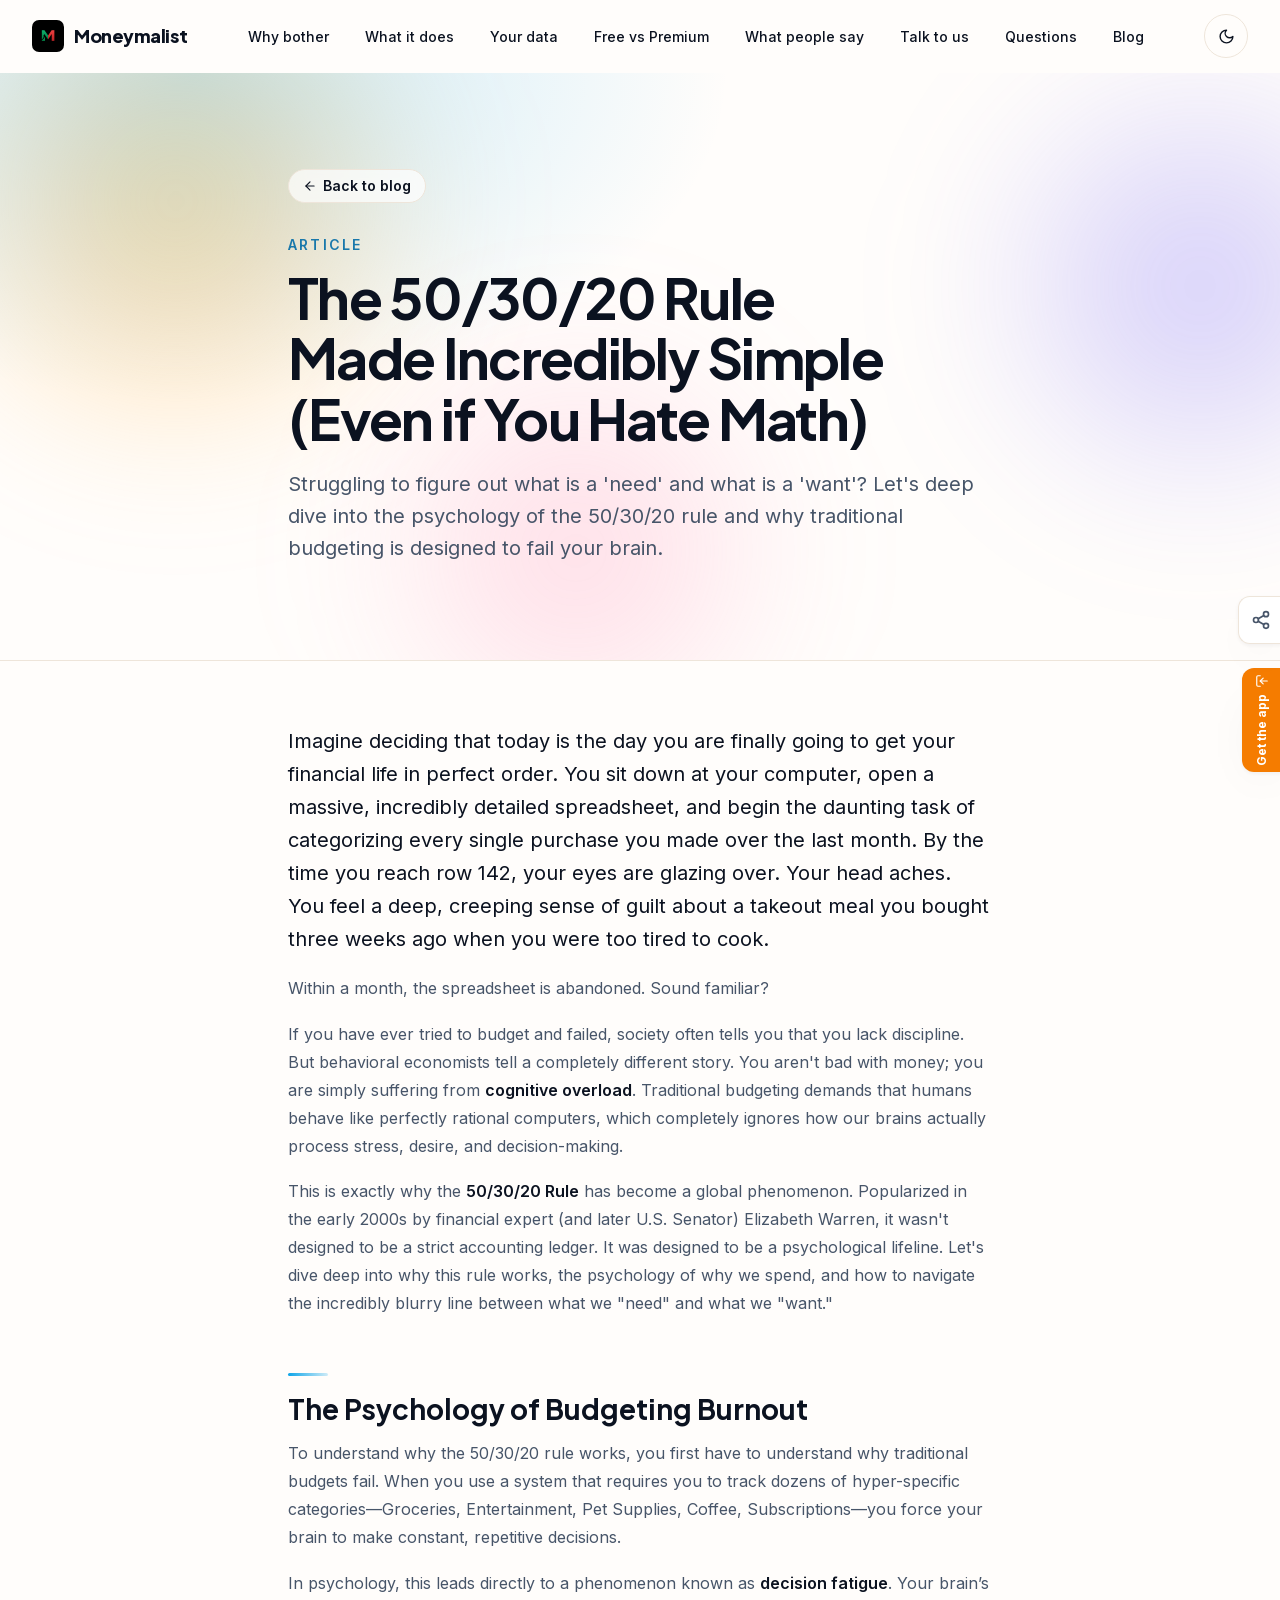
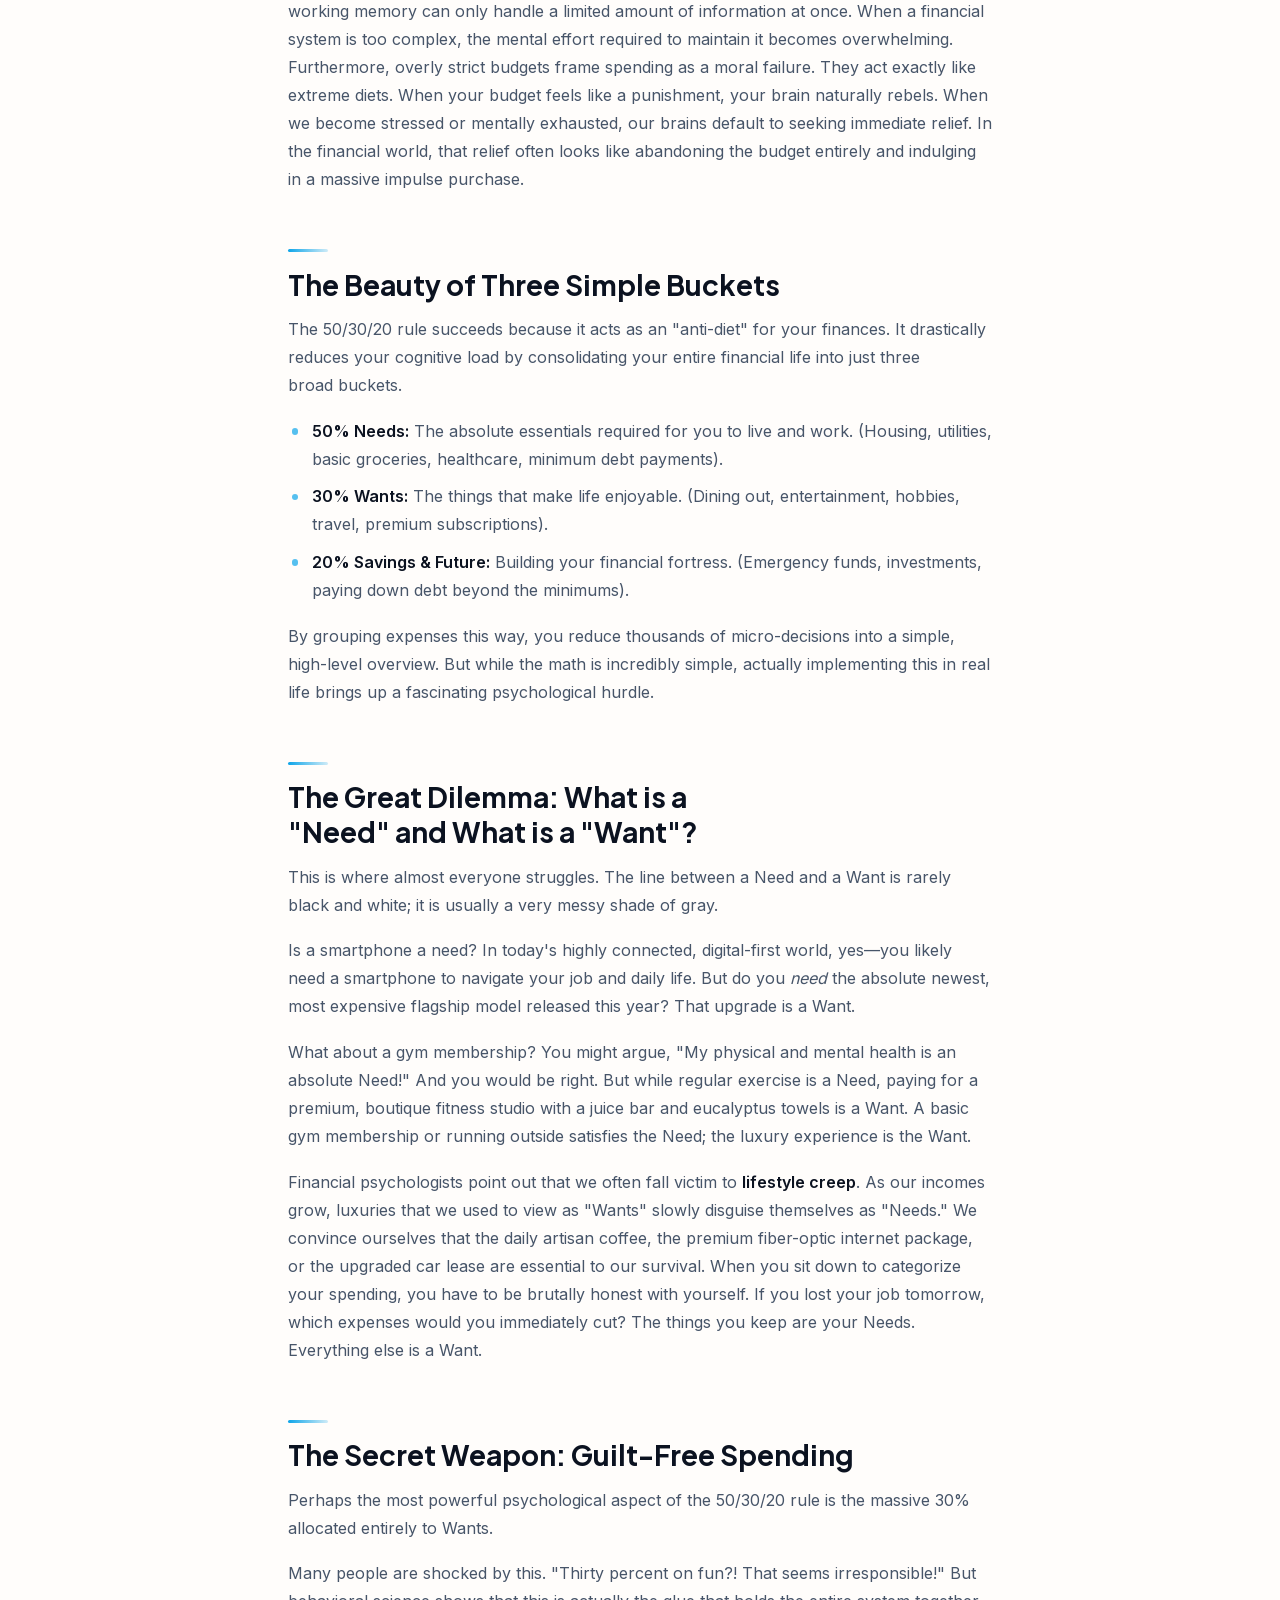
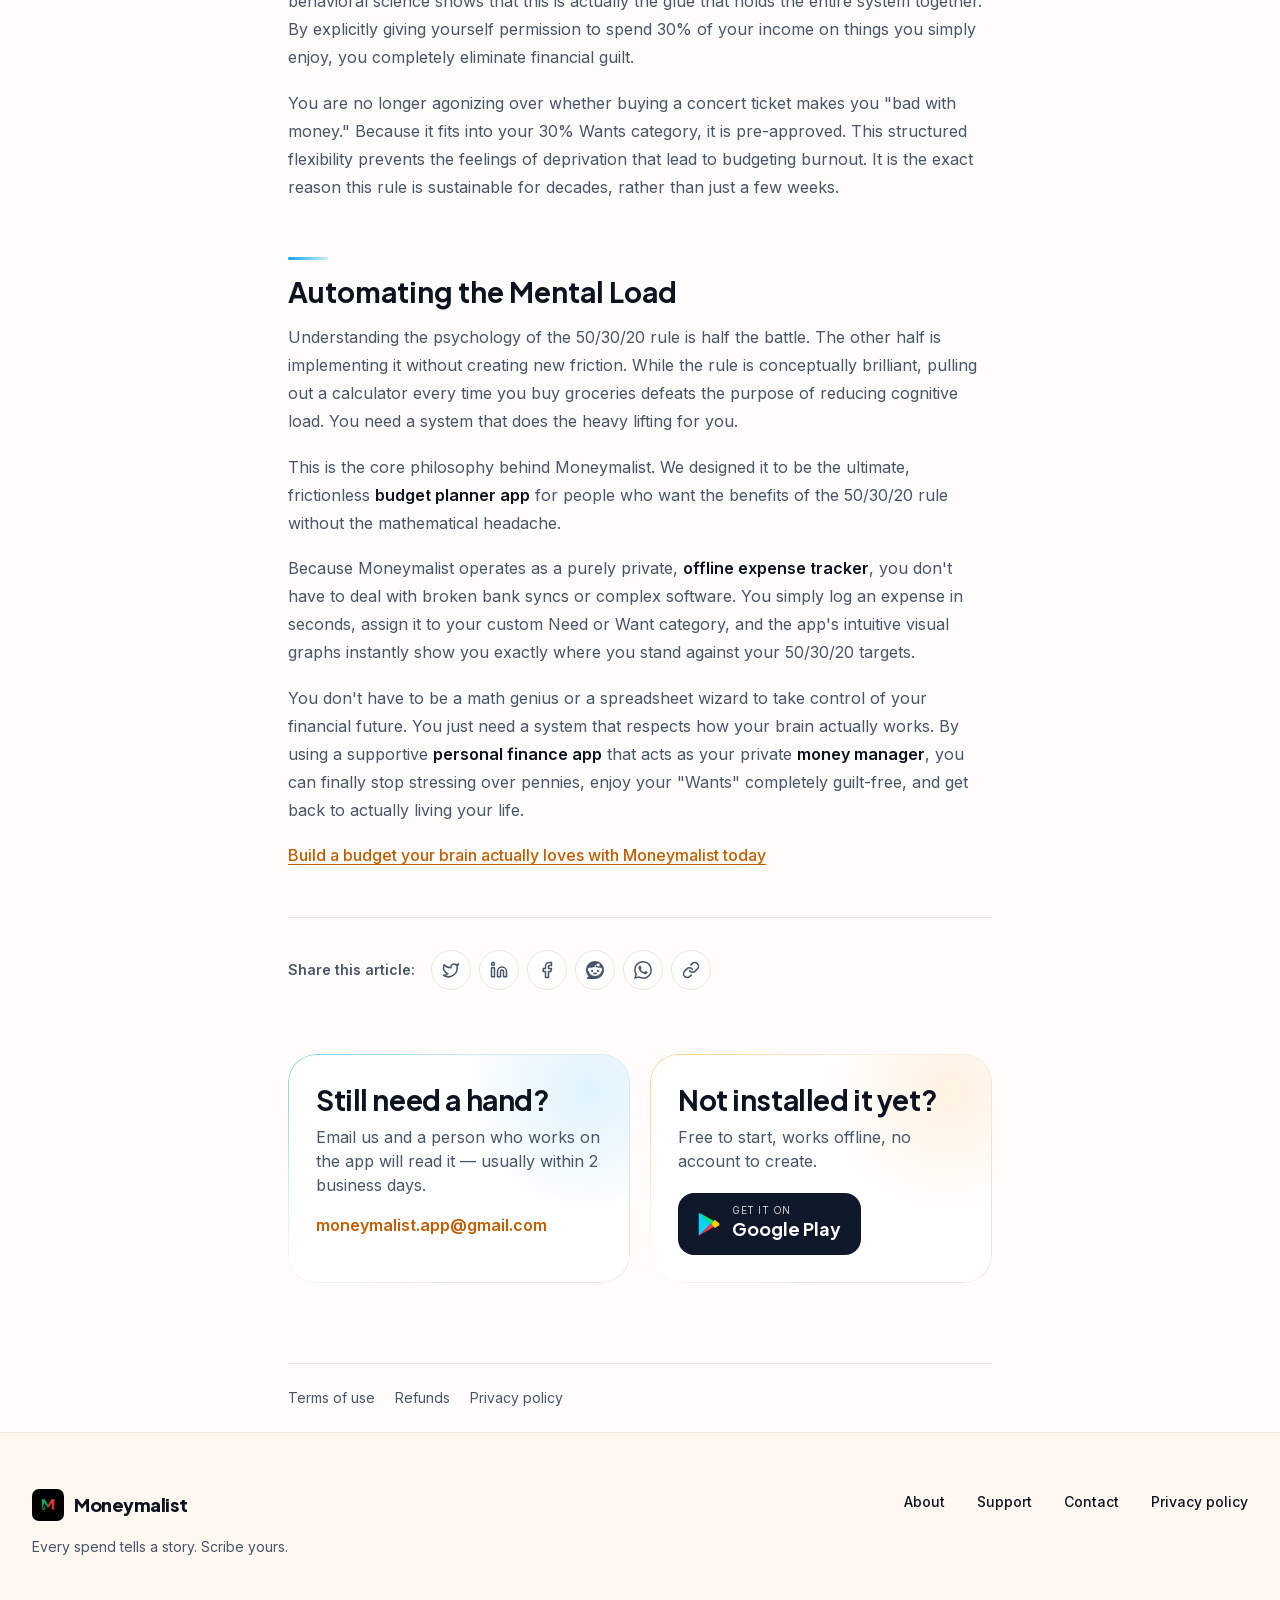
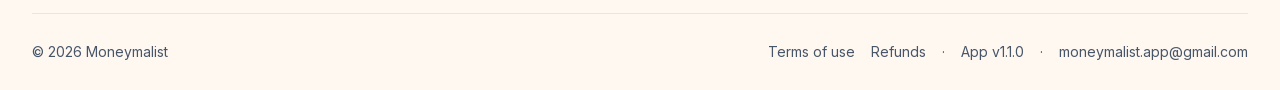
<file: blog/the-50-30-20-rule-made-incredibly-simple/index.html>
<!DOCTYPE html><!--6IbU1buB83Dl4refRvxgi--><html lang="en" class="__variable_154f82 __variable_d0be19 __variable_fb1882"><head><meta charSet="utf-8"/><meta name="viewport" content="width=device-width, initial-scale=1"/><link rel="preload" href="/_next/static/media/3bd9a93c89179028-s.p.woff2" as="font" crossorigin="" type="font/woff2"/><link rel="preload" href="/_next/static/media/636a5ac981f94f8b-s.p.woff2" as="font" crossorigin="" type="font/woff2"/><link rel="preload" href="/_next/static/media/e4af272ccee01ff0-s.p.woff2" as="font" crossorigin="" type="font/woff2"/><link rel="preload" as="image" href="/logo.png"/><link rel="stylesheet" href="/_next/static/css/ce202d3552a6ae30.css" data-precedence="next"/><link rel="preload" as="script" fetchPriority="low" href="/_next/static/chunks/webpack-b23d268d7e7df333.js"/><script src="/_next/static/chunks/ebf0c473-91500a9b869337da.js" async=""></script><script src="/_next/static/chunks/611-5871def533a9bb43.js" async=""></script><script src="/_next/static/chunks/main-app-6f9e6adb62b50940.js" async=""></script><script src="/_next/static/chunks/579-27b3374cb3187cd2.js" async=""></script><script src="/_next/static/chunks/692-af3617498ebc904b.js" async=""></script><script src="/_next/static/chunks/app/layout-8b8d4dfad449c1dc.js" async=""></script><script src="/_next/static/chunks/app/blog/%5Bslug%5D/page-b7a2ec0bd49b32ef.js" async=""></script><link rel="canonical" href="https://moneymalist.com/"/><meta name="next-size-adjust" content=""/><meta name="theme-color" media="(prefers-color-scheme: light)" content="#fffdfb"/><meta name="theme-color" media="(prefers-color-scheme: dark)" content="#0f172a"/><meta name="color-scheme" content="light dark"/><title>The 50/30/20 Rule Deep Dive | Needs vs Wants Psychology | Moneymalist</title><meta name="description" content="A comprehensive guide to the 50/30/20 budgeting rule. Explore the behavioral psychology of spending, decision fatigue, and how to define needs versus wants."/><meta name="application-name" content="Moneymalist"/><link rel="author" href="https://moneymalist.com"/><meta name="author" content="Moneymalist"/><meta name="keywords" content="expense tracker,offline expense tracker,budget planner app,money manager,personal finance app,daily expense tracker,budget app,savings tracker,private finance app,expense tracker without account"/><meta name="creator" content="Moneymalist"/><meta name="publisher" content="Moneymalist"/><meta name="robots" content="index, follow"/><meta name="googlebot" content="index, follow, max-image-preview:large, max-snippet:-1"/><meta name="category" content="finance"/><meta name="google-play-app" content="app-id=com.moneymalist"/><link rel="canonical" href="https://moneymalist.com/blog/the-50-30-20-rule-made-incredibly-simple/"/><meta property="og:title" content="The 50/30/20 Rule Deep Dive | Needs vs Wants Psychology"/><meta property="og:description" content="A comprehensive guide to the 50/30/20 budgeting rule. Explore the behavioral psychology of spending, decision fatigue, and how to define needs versus wants."/><meta property="og:url" content="https://moneymalist.com/blog/the-50-30-20-rule-made-incredibly-simple/"/><meta property="og:type" content="article"/><meta name="twitter:card" content="summary_large_image"/><meta name="twitter:title" content="The 50/30/20 Rule Deep Dive | Needs vs Wants Psychology"/><meta name="twitter:description" content="A comprehensive guide to the 50/30/20 budgeting rule. Explore the behavioral psychology of spending, decision fatigue, and how to define needs versus wants."/><link rel="icon" href="/icon.png?9c3c5aa9420adf1f" type="image/png" sizes="512x512"/><link rel="apple-touch-icon" href="/apple-icon.png?6b50628db2db3e1d" type="image/png" sizes="180x180"/><script>(function(){try{var d=document.documentElement;d.classList.add('js');var t=localStorage.getItem('mm-theme');if(t!=='dark'&&t!=='light'){t=window.matchMedia('(prefers-color-scheme: dark)').matches?'dark':'light';}d.setAttribute('data-theme',t);}catch(e){}})();</script><script src="/_next/static/chunks/polyfills-42372ed130431b0a.js" noModule=""></script></head><body><div hidden=""><!--$--><!--/$--></div><a href="#main" class="sr-only focus:not-sr-only focus:fixed focus:left-4 focus:top-4 focus:z-[100] focus:rounded-full focus:bg-ember-700 focus:px-5 focus:py-3 focus:text-sm focus:font-semibold focus:text-white">Skip to content</a><header class="sticky top-0 z-50 transition-all duration-300 border-b border-transparent translate-y-0"><div class="mx-auto w-full px-5 sm:px-8 max-w-7xl"><div class="flex h-16 md:h-18 items-center justify-between gap-4 py-2 md:py-3"><a class="rounded-lg" aria-label="Moneymalist home" href="/"><span class="flex items-center gap-2.5"><img alt="" width="32" height="32" decoding="async" data-nimg="1" class="shrink-0 rounded-[22%] hidden sm:block" style="color:transparent" src="/logo.png"/><span class="font-[family-name:var(--font-display)] text-lg font-extrabold tracking-tight">Moneymalist</span></span></a><nav aria-label="Sections of this page" class="hidden lg:block"><ul class="flex items-center gap-1"><li><a class="rounded-full px-4 py-2 text-sm font-medium transition-colors hover:bg-ember-50 hover:text-ember-800 dark:hover:bg-night-elevated dark:hover:text-ember-300" href="/#why">Why bother</a></li><li><a class="rounded-full px-4 py-2 text-sm font-medium transition-colors hover:bg-ember-50 hover:text-ember-800 dark:hover:bg-night-elevated dark:hover:text-ember-300" href="/#features">What it does</a></li><li><a class="rounded-full px-4 py-2 text-sm font-medium transition-colors hover:bg-ember-50 hover:text-ember-800 dark:hover:bg-night-elevated dark:hover:text-ember-300" href="/#privacy">Your data</a></li><li><a class="rounded-full px-4 py-2 text-sm font-medium transition-colors hover:bg-ember-50 hover:text-ember-800 dark:hover:bg-night-elevated dark:hover:text-ember-300" href="/#premium">Free vs Premium</a></li><li><a class="rounded-full px-4 py-2 text-sm font-medium transition-colors hover:bg-ember-50 hover:text-ember-800 dark:hover:bg-night-elevated dark:hover:text-ember-300" href="/#reviews">What people say</a></li><li><a class="rounded-full px-4 py-2 text-sm font-medium transition-colors hover:bg-ember-50 hover:text-ember-800 dark:hover:bg-night-elevated dark:hover:text-ember-300" href="/#feedback">Talk to us</a></li><li><a class="rounded-full px-4 py-2 text-sm font-medium transition-colors hover:bg-ember-50 hover:text-ember-800 dark:hover:bg-night-elevated dark:hover:text-ember-300" href="/#faq">Questions</a></li><li><a class="rounded-full px-4 py-2 text-sm font-medium transition-colors hover:bg-ember-50 hover:text-ember-800 dark:hover:bg-night-elevated dark:hover:text-ember-300" href="/blog/">Blog</a></li></ul></nav><div class="flex items-center gap-2"><button type="button" aria-label="Switch to dark theme" class="grid h-10 w-10 md:h-11 md:w-11 place-items-center rounded-full border border-[var(--hairline)] transition-colors hover:bg-ember-50 dark:hover:bg-night-elevated"><svg xmlns="http://www.w3.org/2000/svg" width="17" height="17" viewBox="0 0 24 24" fill="none" stroke="currentColor" stroke-width="2" stroke-linecap="round" stroke-linejoin="round" class="lucide lucide-moon" aria-hidden="true"><path d="M12 3a6 6 0 0 0 9 9 9 9 0 1 1-9-9Z"></path></svg></button><button type="button" aria-expanded="false" aria-controls="mobile-nav" aria-label="Open menu" class="grid h-10 w-10 md:h-11 md:w-11 place-items-center rounded-full border border-[var(--hairline)] lg:hidden"><svg xmlns="http://www.w3.org/2000/svg" width="18" height="18" viewBox="0 0 24 24" fill="none" stroke="currentColor" stroke-width="2" stroke-linecap="round" stroke-linejoin="round" class="lucide lucide-menu" aria-hidden="true"><line x1="4" x2="20" y1="12" y2="12"></line><line x1="4" x2="20" y1="6" y2="6"></line><line x1="4" x2="20" y1="18" y2="18"></line></svg></button></div></div></div></header><div class="fixed right-0 bottom-32 z-40 translate-x-[2px]"><a class="flex items-center gap-1.5 rounded-l-xl bg-ember-600 py-3 px-1.5 text-xs font-bold text-white shadow-lift transition-transform hover:-translate-x-1 hover:bg-ember-500" style="writing-mode:vertical-rl;text-orientation:mixed" target="_blank" rel="noopener noreferrer" href="https://play.google.com/store/apps/details?id=com.moneymalist&amp;referrer=utm_source%3Dmoneymalist.com%26utm_medium%3Dwebsite%26utm_campaign%3Dfloating_cta"><span class="rotate-180 flex items-center gap-1.5"><span>Get the app</span><svg xmlns="http://www.w3.org/2000/svg" width="14" height="14" viewBox="0 0 24 24" fill="none" stroke="currentColor" stroke-width="2" stroke-linecap="round" stroke-linejoin="round" class="lucide lucide-download -rotate-90"><path d="M21 15v4a2 2 0 0 1-2 2H5a2 2 0 0 1-2-2v-4"></path><polyline points="7 10 12 15 17 10"></polyline><line x1="12" x2="12" y1="15" y2="3"></line></svg></span></a></div><button aria-label="Scroll to top" class="fixed bottom-6 right-6 z-40 flex h-12 w-12 items-center justify-center rounded-full bg-[var(--card)] text-[var(--fg)] shadow-lift border border-[var(--hairline)] transition-all duration-300 hover:-translate-y-1 hover:bg-[var(--bg-soft)] focus:outline-none focus:ring-2 focus:ring-ember-500 translate-y-10 opacity-0 pointer-events-none"><svg xmlns="http://www.w3.org/2000/svg" width="22" height="22" viewBox="0 0 24 24" fill="none" stroke="currentColor" stroke-width="2.5" stroke-linecap="round" stroke-linejoin="round" class="lucide lucide-arrow-up"><path d="m5 12 7-7 7 7"></path><path d="M12 19V5"></path></svg></button><main id="main"><div style="--accent:var(--color-sky-500)"><header class="relative overflow-hidden border-b border-[var(--hairline)] py-16 sm:py-24"><div aria-hidden="true" class="pointer-events-none absolute inset-0 -z-10 overflow-hidden"><span class="absolute -left-[10%] -top-[30%] h-[38rem] w-[38rem] rounded-full bg-[radial-gradient(circle,rgba(255,183,77,0.55),transparent_65%)] blur-3xl [animation:mm-drift_28s_ease-in-out_infinite]"></span><span class="absolute -right-[15%] top-[-10%] h-[34rem] w-[34rem] rounded-full bg-[radial-gradient(circle,rgba(109,94,248,0.32),transparent_65%)] blur-3xl [animation:mm-drift_34s_ease-in-out_infinite_reverse]"></span><span class="absolute bottom-[-25%] left-[25%] h-[32rem] w-[32rem] rounded-full bg-[radial-gradient(circle,rgba(255,123,172,0.28),transparent_65%)] blur-3xl [animation:mm-drift_40s_ease-in-out_infinite]"></span></div><span aria-hidden="true" class="pointer-events-none absolute inset-0 -z-10 bg-[radial-gradient(60%_80%_at_15%_0%,color-mix(in_oklab,var(--accent)_22%,transparent),transparent_70%)]"></span><div class="mx-auto w-full px-5 sm:px-8 max-w-3xl"><a class="inline-flex items-center gap-1.5 rounded-full border border-[var(--hairline)] bg-[var(--card)]/70 px-3.5 py-1.5 text-sm font-semibold backdrop-blur transition-colors hover:border-[color-mix(in_oklab,var(--accent)_45%,transparent)]" href="/blog/"><svg xmlns="http://www.w3.org/2000/svg" width="14" height="14" viewBox="0 0 24 24" fill="none" stroke="currentColor" stroke-width="2" stroke-linecap="round" stroke-linejoin="round" class="lucide lucide-arrow-left" aria-hidden="true"><path d="m12 19-7-7 7-7"></path><path d="M19 12H5"></path></svg>Back to blog</a><p class="mt-8 text-sm font-semibold uppercase tracking-[0.16em]" style="color:color-mix(in oklab, var(--accent) 72%, var(--fg))">Article</p><h1 class="text-h1 mt-3">The 50/30/20 Rule Made Incredibly Simple (Even if You Hate Math)</h1><p class="mt-5 text-lead text-[var(--fg-muted)]">Struggling to figure out what is a &#x27;need&#x27; and what is a &#x27;want&#x27;? Let&#x27;s deep dive into the psychology of the 50/30/20 rule and why traditional budgeting is designed to fail your brain.</p></div></header><div class="mx-auto w-full px-5 sm:px-8 max-w-3xl"><div class="prose-page py-16"><p>Imagine deciding that today is the day you are finally going to get your financial life in perfect order. You sit down at your computer, open a massive, incredibly detailed spreadsheet, and begin the daunting task of categorizing every single purchase you made over the last month. By the time you reach row 142, your eyes are glazing over. Your head aches. You feel a deep, creeping sense of guilt about a takeout meal you bought three weeks ago when you were too tired to cook.</p><p>Within a month, the spreadsheet is abandoned. Sound familiar?</p><p>If you have ever tried to budget and failed, society often tells you that you lack discipline. But behavioral economists tell a completely different story. You aren&#x27;t bad with money; you are simply suffering from <strong>cognitive overload</strong>. Traditional budgeting demands that humans behave like perfectly rational computers, which completely ignores how our brains actually process stress, desire, and decision-making.</p><p>This is exactly why the <strong>50/30/20 Rule</strong> has become a global phenomenon. Popularized in the early 2000s by financial expert (and later U.S. Senator) Elizabeth Warren, it wasn&#x27;t designed to be a strict accounting ledger. It was designed to be a psychological lifeline. Let&#x27;s dive deep into why this rule works, the psychology of why we spend, and how to navigate the incredibly blurry line between what we &quot;need&quot; and what we &quot;want.&quot;</p><h2>The Psychology of Budgeting Burnout</h2><p>To understand why the 50/30/20 rule works, you first have to understand why traditional budgets fail. When you use a system that requires you to track dozens of hyper-specific categories—Groceries, Entertainment, Pet Supplies, Coffee, Subscriptions—you force your brain to make constant, repetitive decisions.</p><p>In psychology, this leads directly to a phenomenon known as <strong>decision fatigue</strong>. Your brain’s working memory can only handle a limited amount of information at once. When a financial system is too complex, the mental effort required to maintain it becomes overwhelming. Furthermore, overly strict budgets frame spending as a moral failure. They act exactly like extreme diets. When your budget feels like a punishment, your brain naturally rebels. When we become stressed or mentally exhausted, our brains default to seeking immediate relief. In the financial world, that relief often looks like abandoning the budget entirely and indulging in a massive impulse purchase.</p><h2>The Beauty of Three Simple Buckets</h2><p>The 50/30/20 rule succeeds because it acts as an &quot;anti-diet&quot; for your finances. It drastically reduces your cognitive load by consolidating your entire financial life into just three broad buckets.</p><ul><li><strong>50% Needs:</strong> The absolute essentials required for you to live and work. (Housing, utilities, basic groceries, healthcare, minimum debt payments).</li><li><strong>30% Wants:</strong> The things that make life enjoyable. (Dining out, entertainment, hobbies, travel, premium subscriptions).</li><li><strong>20% Savings &amp; Future:</strong> Building your financial fortress. (Emergency funds, investments, paying down debt beyond the minimums).</li></ul><p>By grouping expenses this way, you reduce thousands of micro-decisions into a simple, high-level overview. But while the math is incredibly simple, actually implementing this in real life brings up a fascinating psychological hurdle.</p><h2>The Great Dilemma: What is a &quot;Need&quot; and What is a &quot;Want&quot;?</h2><p>This is where almost everyone struggles. The line between a Need and a Want is rarely black and white; it is usually a very messy shade of gray.</p><p>Is a smartphone a need? In today&#x27;s highly connected, digital-first world, yes—you likely need a smartphone to navigate your job and daily life. But do you <em>need</em> the absolute newest, most expensive flagship model released this year? That upgrade is a Want.</p><p>What about a gym membership? You might argue, &quot;My physical and mental health is an absolute Need!&quot; And you would be right. But while regular exercise is a Need, paying for a premium, boutique fitness studio with a juice bar and eucalyptus towels is a Want. A basic gym membership or running outside satisfies the Need; the luxury experience is the Want.</p><p>Financial psychologists point out that we often fall victim to <strong>lifestyle creep</strong>. As our incomes grow, luxuries that we used to view as &quot;Wants&quot; slowly disguise themselves as &quot;Needs.&quot; We convince ourselves that the daily artisan coffee, the premium fiber-optic internet package, or the upgraded car lease are essential to our survival. When you sit down to categorize your spending, you have to be brutally honest with yourself. If you lost your job tomorrow, which expenses would you immediately cut? The things you keep are your Needs. Everything else is a Want.</p><h2>The Secret Weapon: Guilt-Free Spending</h2><p>Perhaps the most powerful psychological aspect of the 50/30/20 rule is the massive 30% allocated entirely to Wants.</p><p>Many people are shocked by this. &quot;Thirty percent on fun?! That seems irresponsible!&quot; But behavioral science shows that this is actually the glue that holds the entire system together. By explicitly giving yourself permission to spend 30% of your income on things you simply enjoy, you completely eliminate financial guilt.</p><p>You are no longer agonizing over whether buying a concert ticket makes you &quot;bad with money.&quot; Because it fits into your 30% Wants category, it is pre-approved. This structured flexibility prevents the feelings of deprivation that lead to budgeting burnout. It is the exact reason this rule is sustainable for decades, rather than just a few weeks.</p><h2>Automating the Mental Load</h2><p>Understanding the psychology of the 50/30/20 rule is half the battle. The other half is implementing it without creating new friction. While the rule is conceptually brilliant, pulling out a calculator every time you buy groceries defeats the purpose of reducing cognitive load. You need a system that does the heavy lifting for you.</p><p>This is the core philosophy behind Moneymalist. We designed it to be the ultimate, frictionless <strong>budget planner app</strong> for people who want the benefits of the 50/30/20 rule without the mathematical headache.</p><p>Because Moneymalist operates as a purely private, <strong>offline expense tracker</strong>, you don&#x27;t have to deal with broken bank syncs or complex software. You simply log an expense in seconds, assign it to your custom Need or Want category, and the app&#x27;s intuitive visual graphs instantly show you exactly where you stand against your 50/30/20 targets.</p><p>You don&#x27;t have to be a math genius or a spreadsheet wizard to take control of your financial future. You just need a system that respects how your brain actually works. By using a supportive <strong>personal finance app</strong> that acts as your private <strong>money manager</strong>, you can finally stop stressing over pennies, enjoy your &quot;Wants&quot; completely guilt-free, and get back to actually living your life.</p><p><a href="https://play.google.com/store/apps/details?id=com.moneymalist&amp;referrer=utm_source%3Dmoneymalist.com%26utm_medium%3Dwebsite%26utm_campaign%3Dblog-post-50-30-20-rule" target="_blank" rel="noopener noreferrer">Build a budget your brain actually loves with Moneymalist today</a></p><div class="mt-12 flex flex-col gap-4 border-t border-[var(--hairline)] pt-8 sm:flex-row sm:items-center"><span class="text-sm font-semibold text-[var(--fg-muted)]">Share this article:</span><div class="flex flex-wrap gap-2"><button class="flex h-10 w-10 items-center justify-center rounded-full border border-[var(--hairline)] bg-[var(--card)] text-[var(--fg-muted)] transition-colors hover:border-[color-mix(in_oklab,var(--accent)_45%,transparent)] hover:text-[var(--fg)]" aria-label="Share on Twitter"><svg xmlns="http://www.w3.org/2000/svg" width="18" height="18" viewBox="0 0 24 24" fill="none" stroke="currentColor" stroke-width="2" stroke-linecap="round" stroke-linejoin="round" class="lucide lucide-twitter"><path d="M22 4s-.7 2.1-2 3.4c1.6 10-9.4 17.3-18 11.6 2.2.1 4.4-.6 6-2C3 15.5.5 9.6 3 5c2.2 2.6 5.6 4.1 9 4-.9-4.2 4-6.6 7-3.8 1.1 0 3-1.2 3-1.2z"></path></svg></button><button class="flex h-10 w-10 items-center justify-center rounded-full border border-[var(--hairline)] bg-[var(--card)] text-[var(--fg-muted)] transition-colors hover:border-[color-mix(in_oklab,var(--accent)_45%,transparent)] hover:text-[var(--fg)]" aria-label="Share on LinkedIn"><svg xmlns="http://www.w3.org/2000/svg" width="18" height="18" viewBox="0 0 24 24" fill="none" stroke="currentColor" stroke-width="2" stroke-linecap="round" stroke-linejoin="round" class="lucide lucide-linkedin"><path d="M16 8a6 6 0 0 1 6 6v7h-4v-7a2 2 0 0 0-2-2 2 2 0 0 0-2 2v7h-4v-7a6 6 0 0 1 6-6z"></path><rect width="4" height="12" x="2" y="9"></rect><circle cx="4" cy="4" r="2"></circle></svg></button><button class="flex h-10 w-10 items-center justify-center rounded-full border border-[var(--hairline)] bg-[var(--card)] text-[var(--fg-muted)] transition-colors hover:border-[color-mix(in_oklab,var(--accent)_45%,transparent)] hover:text-[var(--fg)]" aria-label="Share on Facebook"><svg xmlns="http://www.w3.org/2000/svg" width="18" height="18" viewBox="0 0 24 24" fill="none" stroke="currentColor" stroke-width="2" stroke-linecap="round" stroke-linejoin="round" class="lucide lucide-facebook"><path d="M18 2h-3a5 5 0 0 0-5 5v3H7v4h3v8h4v-8h3l1-4h-4V7a1 1 0 0 1 1-1h3z"></path></svg></button><button class="flex h-10 w-10 items-center justify-center rounded-full border border-[var(--hairline)] bg-[var(--card)] text-[var(--fg-muted)] transition-colors hover:border-[color-mix(in_oklab,var(--accent)_45%,transparent)] hover:text-[var(--fg)]" aria-label="Share on Reddit"><svg width="18" height="18" viewBox="0 0 24 24" fill="currentColor" xmlns="http://www.w3.org/2000/svg"><path d="M12 0C5.373 0 0 5.373 0 12c0 3.314 1.343 6.314 3.515 8.485l-2.286 2.286C.775 23.225 1.097 24 1.738 24H12c6.627 0 12-5.373 12-12S18.627 0 12 0Zm4.388 3.199c1.104 0 1.999.895 1.999 1.999 0 1.105-.895 2-1.999 2-.946 0-1.739-.657-1.947-1.539v.002c-1.147.162-2.032 1.15-2.032 2.341v.007c1.776.067 3.4.567 4.686 1.363.473-.363 1.064-.58 1.707-.58 1.547 0 2.802 1.254 2.802 2.802 0 1.117-.655 2.081-1.601 2.531-.088 3.256-3.637 5.876-7.997 5.876-4.361 0-7.905-2.617-7.998-5.87-.954-.447-1.614-1.415-1.614-2.538 0-1.548 1.255-2.802 2.803-2.802.645 0 1.239.218 1.712.585 1.275-.79 2.881-1.291 4.64-1.365v-.01c0-1.663 1.263-3.034 2.88-3.207.188-.911.993-1.595 1.959-1.595Zm-8.085 8.376c-.784 0-1.459.78-1.506 1.797-.047 1.016.64 1.429 1.426 1.429.786 0 1.371-.369 1.418-1.385.047-1.017-.553-1.841-1.338-1.841Zm7.406 0c-.786 0-1.385.824-1.338 1.841.047 1.017.634 1.385 1.418 1.385.785 0 1.473-.413 1.426-1.429-.046-1.017-.721-1.797-1.506-1.797Zm-3.703 4.013c-.974 0-1.907.048-2.77.135-.147.015-.241.168-.183.305.483 1.154 1.622 1.964 2.953 1.964 1.33 0 2.47-.81 2.953-1.964.057-.137-.037-.29-.184-.305-.863-.087-1.795-.135-2.769-.135Z"></path></svg></button><button class="flex h-10 w-10 items-center justify-center rounded-full border border-[var(--hairline)] bg-[var(--card)] text-[var(--fg-muted)] transition-colors hover:border-[color-mix(in_oklab,var(--accent)_45%,transparent)] hover:text-[var(--fg)]" aria-label="Share on WhatsApp"><svg width="18" height="18" viewBox="0 0 24 24" fill="currentColor" xmlns="http://www.w3.org/2000/svg"><path d="M17.472 14.382c-.297-.149-1.758-.867-2.03-.967-.273-.099-.471-.148-.67.15-.197.297-.767.966-.94 1.164-.173.199-.347.223-.644.075-.297-.15-1.255-.463-2.39-1.475-.883-.788-1.48-1.761-1.653-2.059-.173-.297-.018-.458.13-.606.134-.133.298-.347.446-.52.149-.174.198-.298.298-.497.099-.198.05-.371-.025-.52-.075-.149-.669-1.612-.916-2.207-.242-.579-.487-.5-.669-.51-.173-.008-.371-.01-.57-.01-.198 0-.52.074-.792.372-.272.297-1.04 1.016-1.04 2.479 0 1.462 1.065 2.875 1.213 3.074.149.198 2.096 3.2 5.077 4.487.709.306 1.262.489 1.694.625.712.227 1.36.195 1.871.118.571-.085 1.758-.719 2.006-1.413.248-.694.248-1.289.173-1.413-.074-.124-.272-.198-.57-.347m-5.421 7.403h-.004a9.87 9.87 0 01-5.031-1.378l-.361-.214-3.741.982.998-3.648-.235-.374a9.86 9.86 0 01-1.51-5.26c.001-5.45 4.436-9.884 9.888-9.884 2.64 0 5.122 1.03 6.988 2.898a9.825 9.825 0 012.893 6.994c-.003 5.45-4.437 9.884-9.885 9.884m8.413-18.297A11.815 11.815 0 0012.05 0C5.495 0 .16 5.335.157 11.892c0 2.096.547 4.142 1.588 5.945L.057 24l6.305-1.654a11.882 11.882 0 005.683 1.448h.005c6.554 0 11.89-5.335 11.893-11.893a11.821 11.821 0 00-3.48-8.413Z"></path></svg></button><button class="flex h-10 w-10 items-center justify-center rounded-full border border-[var(--hairline)] bg-[var(--card)] text-[var(--fg-muted)] transition-colors hover:border-[color-mix(in_oklab,var(--accent)_45%,transparent)] hover:text-[var(--fg)]" aria-label="Copy link"><svg xmlns="http://www.w3.org/2000/svg" width="18" height="18" viewBox="0 0 24 24" fill="none" stroke="currentColor" stroke-width="2" stroke-linecap="round" stroke-linejoin="round" class="lucide lucide-link"><path d="M10 13a5 5 0 0 0 7.54.54l3-3a5 5 0 0 0-7.07-7.07l-1.72 1.71"></path><path d="M14 11a5 5 0 0 0-7.54-.54l-3 3a5 5 0 0 0 7.07 7.07l1.71-1.71"></path></svg></button></div></div></div></div><div class="mx-auto w-full px-5 sm:px-8 max-w-3xl"><div class="grid gap-5 pb-20 md:grid-cols-2"><div class="reveal"><div class="card-modern card-sheen h-full p-7" style="--accent:var(--color-sky-500)"><span class="sheen" aria-hidden="true"></span><div class="relative z-10 flex h-full flex-col"><h2 class="text-h3">Still need a hand?</h2><p class="mt-2 text-[var(--fg-muted)]">Email us and a person who works on the app will read it — usually<!-- --> <!-- -->within 2 business days<!-- -->.</p><a href="mailto:moneymalist.app@gmail.com" class="mt-4 w-fit font-semibold text-ember-700 hover:underline dark:text-ember-300">moneymalist.app@gmail.com</a></div></div></div><div class="reveal" style="transition-delay:100ms"><div class="card-modern card-sheen h-full p-7" style="--accent:var(--color-ember-500)"><span class="sheen" aria-hidden="true"></span><div class="relative z-10 flex h-full flex-col"><h2 class="text-h3">Not installed it yet?</h2><p class="mt-2 text-[var(--fg-muted)]">Free to start, works offline, no account to create.</p><div class="mt-auto pt-5"><a href="https://play.google.com/store/apps/details?id=com.moneymalist&amp;referrer=utm_source%3Dmoneymalist.com%26utm_medium%3Dwebsite%26utm_campaign%3Dsupporting-page" target="_blank" rel="noopener noreferrer" aria-label="Get Moneymalist on Google Play (opens the Play Store in a new tab)" class="inline-flex w-fit items-center gap-3 rounded-2xl bg-night px-5 py-3 text-white transition-transform duration-200 hover:-translate-y-0.5 motion-reduce:hover:translate-y-0 dark:bg-white dark:text-night "><svg viewBox="0 0 24 26" width="22" height="24" aria-hidden="true" class="shrink-0"><path d="M1.4 0.6A1.9 1.9 0 0 0 .8 2v22a1.9 1.9 0 0 0 .6 1.4L13.9 13Z" fill="#00D4FF"></path><path d="m18.3 8.4-3.3 3.3-1.1 1.3 4.4 4.4 4.2-2.4c1.3-.7 1.3-2.8 0-3.5Z" fill="#FFCE00"></path><path d="m1.4 25.4 12.5-12.4 3.3 3.3-14.2 8.1a1.8 1.8 0 0 1-1.6 1Z" fill="#FF3A44"></path><path d="M1.4.6 17.2 9.6l-3.3 3.4Z" fill="#00F076"></path></svg><span class="flex flex-col leading-none"><span class="text-[0.625rem] uppercase tracking-wider opacity-80">Get it on</span><span class="font-[family-name:var(--font-display)] text-lg font-bold">Google Play</span></span></a></div></div></div></div></div><nav aria-label="Legal" class="flex flex-wrap gap-x-5 gap-y-2 border-t border-[var(--hairline)] py-6 text-sm text-[var(--fg-muted)]"><a class="hover:text-ember-700" href="/terms/">Terms of use</a><a class="hover:text-ember-700" href="/refunds/">Refunds</a><a class="hover:text-ember-700" href="/privacy-policy/">Privacy policy</a></nav></div></div><div class="fixed right-0 bottom-64 z-40 flex flex-col items-end gap-2 pr-0"><div class="translate-x-[2px]"><button class="flex h-12 w-11 items-center justify-center rounded-l-xl bg-[var(--card)] border border-r-0 border-[var(--hairline)] text-[var(--fg-muted)] shadow-lift transition-transform hover:-translate-x-1 hover:text-[var(--fg)]" aria-label="Toggle share menu"><svg xmlns="http://www.w3.org/2000/svg" width="20" height="20" viewBox="0 0 24 24" fill="none" stroke="currentColor" stroke-width="2" stroke-linecap="round" stroke-linejoin="round" class="lucide lucide-share2"><circle cx="18" cy="5" r="3"></circle><circle cx="6" cy="12" r="3"></circle><circle cx="18" cy="19" r="3"></circle><line x1="8.59" x2="15.42" y1="13.51" y2="17.49"></line><line x1="15.41" x2="8.59" y1="6.51" y2="10.49"></line></svg></button></div></div><!--$--><!--/$--></main><footer class="border-t border-[var(--hairline)] bg-[var(--bg-soft)]"><div class="mx-auto w-full px-5 sm:px-8 max-w-7xl"><div class="flex flex-col gap-6 md:gap-10 py-8 md:py-14 md:flex-row md:items-start md:justify-between"><div class="flex max-w-sm flex-col gap-4"><a class="w-fit rounded-lg" href="/"><span class="flex items-center gap-2.5"><img alt="" loading="lazy" width="32" height="32" decoding="async" data-nimg="1" class="shrink-0 rounded-[22%]" style="color:transparent" src="/logo.png"/><span class="font-[family-name:var(--font-display)] text-lg font-extrabold tracking-tight">Moneymalist</span></span></a><p class="text-sm text-[var(--fg-muted)]">Every spend tells a story. Scribe yours.</p></div><nav aria-label="Footer"><ul class="flex flex-wrap gap-x-4 gap-y-3 md:gap-x-8"><li><a class="text-xs font-medium transition-colors hover:text-ember-700 md:text-sm" href="/about/">About</a></li><li><a class="text-xs font-medium transition-colors hover:text-ember-700 md:text-sm" href="/support/">Support</a></li><li><a class="text-xs font-medium transition-colors hover:text-ember-700 md:text-sm" href="/contact/">Contact</a></li><li><a class="text-xs font-medium transition-colors hover:text-ember-700 md:text-sm" href="/privacy-policy/">Privacy policy</a></li></ul></nav></div><div class="flex flex-col gap-3 border-t border-[var(--hairline)] py-7 text-xs text-[var(--fg-muted)] sm:flex-row sm:items-center sm:justify-between md:text-sm"><p>© <!-- -->2026<!-- --> <!-- -->Moneymalist</p><p class="flex flex-wrap items-center gap-x-4 gap-y-1"><a class="hover:text-ember-700" href="/terms/">Terms of use</a><a class="hover:text-ember-700" href="/refunds/">Refunds</a><span aria-hidden="true">·</span><span>App v<!-- -->1.1.0</span><span aria-hidden="true">·</span><a href="mailto:moneymalist.app@gmail.com" class="hover:text-ember-700">moneymalist.app@gmail.com</a></p></div></div></footer><script src="/_next/static/chunks/webpack-b23d268d7e7df333.js" id="_R_" async=""></script><script>(self.__next_f=self.__next_f||[]).push([0])</script><script>self.__next_f.push([1,"1:\"$Sreact.fragment\"\n2:I[8822,[\"579\",\"static/chunks/579-27b3374cb3187cd2.js\",\"692\",\"static/chunks/692-af3617498ebc904b.js\",\"177\",\"static/chunks/app/layout-8b8d4dfad449c1dc.js\"],\"Header\"]\n3:I[7579,[\"579\",\"static/chunks/579-27b3374cb3187cd2.js\",\"953\",\"static/chunks/app/blog/%5Bslug%5D/page-b7a2ec0bd49b32ef.js\"],\"\"]\n4:I[4923,[\"579\",\"static/chunks/579-27b3374cb3187cd2.js\",\"692\",\"static/chunks/692-af3617498ebc904b.js\",\"177\",\"static/chunks/app/layout-8b8d4dfad449c1dc.js\"],\"ScrollToTop\"]\n5:I[4598,[],\"\"]\n6:I[5292,[],\"\"]\nf:I[5998,[],\"\"]\n:HL[\"/_next/static/media/3bd9a93c89179028-s.p.woff2\",\"font\",{\"crossOrigin\":\"\",\"type\":\"font/woff2\"}]\n:HL[\"/_next/static/media/636a5ac981f94f8b-s.p.woff2\",\"font\",{\"crossOrigin\":\"\",\"type\":\"font/woff2\"}]\n:HL[\"/_next/static/media/e4af272ccee01ff0-s.p.woff2\",\"font\",{\"crossOrigin\":\"\",\"type\":\"font/woff2\"}]\n:HL[\"/_next/static/css/ce202d3552a6ae30.css\",\"style\"]\n"])</script><script>self.__next_f.push([1,"0:{\"P\":null,\"b\":\"6IbU1buB83Dl4refRvxgi\",\"p\":\"\",\"c\":[\"\",\"blog\",\"the-50-30-20-rule-made-incredibly-simple\",\"\"],\"i\":false,\"f\":[[[\"\",{\"children\":[\"blog\",{\"children\":[[\"slug\",\"the-50-30-20-rule-made-incredibly-simple\",\"d\"],{\"children\":[\"__PAGE__\",{}]}]}]},\"$undefined\",\"$undefined\",true],[\"\",[\"$\",\"$1\",\"c\",{\"children\":[[[\"$\",\"link\",\"0\",{\"rel\":\"stylesheet\",\"href\":\"/_next/static/css/ce202d3552a6ae30.css\",\"precedence\":\"next\",\"crossOrigin\":\"$undefined\",\"nonce\":\"$undefined\"}]],[\"$\",\"html\",null,{\"lang\":\"en\",\"className\":\"__variable_154f82 __variable_d0be19 __variable_fb1882\",\"suppressHydrationWarning\":true,\"children\":[[\"$\",\"head\",null,{\"children\":[[\"$\",\"script\",null,{\"dangerouslySetInnerHTML\":{\"__html\":\"(function(){try{var d=document.documentElement;d.classList.add('js');var t=localStorage.getItem('mm-theme');if(t!=='dark'\u0026\u0026t!=='light'){t=window.matchMedia('(prefers-color-scheme: dark)').matches?'dark':'light';}d.setAttribute('data-theme',t);}catch(e){}})();\"}}],[\"$\",\"link\",null,{\"rel\":\"canonical\",\"href\":\"https://moneymalist.com/\"}]]}],[\"$\",\"body\",null,{\"children\":[[\"$\",\"a\",null,{\"href\":\"#main\",\"className\":\"sr-only focus:not-sr-only focus:fixed focus:left-4 focus:top-4 focus:z-[100] focus:rounded-full focus:bg-ember-700 focus:px-5 focus:py-3 focus:text-sm focus:font-semibold focus:text-white\",\"children\":\"Skip to content\"}],null,[\"$\",\"$L2\",null,{}],[\"$\",\"div\",null,{\"className\":\"fixed right-0 bottom-32 z-40 translate-x-[2px]\",\"children\":[\"$\",\"$L3\",null,{\"href\":\"https://play.google.com/store/apps/details?id=com.moneymalist\u0026referrer=utm_source%3Dmoneymalist.com%26utm_medium%3Dwebsite%26utm_campaign%3Dfloating_cta\",\"className\":\"flex items-center gap-1.5 rounded-l-xl bg-ember-600 py-3 px-1.5 text-xs font-bold text-white shadow-lift transition-transform hover:-translate-x-1 hover:bg-ember-500\",\"style\":{\"writingMode\":\"vertical-rl\",\"textOrientation\":\"mixed\"},\"target\":\"_blank\",\"rel\":\"noopener noreferrer\",\"children\":[\"$\",\"span\",null,{\"className\":\"rotate-180 flex items-center gap-1.5\",\"children\":[[\"$\",\"span\",null,{\"children\":\"Get the app\"}],[\"$\",\"svg\",null,{\"ref\":\"$undefined\",\"xmlns\":\"http://www.w3.org/2000/svg\",\"width\":14,\"height\":14,\"viewBox\":\"0 0 24 24\",\"fill\":\"none\",\"stroke\":\"currentColor\",\"strokeWidth\":2,\"strokeLinecap\":\"round\",\"strokeLinejoin\":\"round\",\"className\":\"lucide lucide-download -rotate-90\",\"children\":[[\"$\",\"path\",\"ih7n3h\",{\"d\":\"M21 15v4a2 2 0 0 1-2 2H5a2 2 0 0 1-2-2v-4\"}],[\"$\",\"polyline\",\"2ggqvy\",{\"points\":\"7 10 12 15 17 10\"}],[\"$\",\"line\",\"1vk2je\",{\"x1\":\"12\",\"x2\":\"12\",\"y1\":\"15\",\"y2\":\"3\"}],\"$undefined\"]}]]}]}]}],[\"$\",\"$L4\",null,{}],[\"$\",\"main\",null,{\"id\":\"main\",\"children\":[\"$\",\"$L5\",null,{\"parallelRouterKey\":\"children\",\"error\":\"$undefined\",\"errorStyles\":\"$undefined\",\"errorScripts\":\"$undefined\",\"template\":[\"$\",\"$L6\",null,{}],\"templateStyles\":\"$undefined\",\"templateScripts\":\"$undefined\",\"notFound\":[[[\"$\",\"title\",null,{\"children\":\"404: This page could not be found.\"}],[\"$\",\"div\",null,{\"style\":{\"fontFamily\":\"system-ui,\\\"Segoe UI\\\",Roboto,Helvetica,Arial,sans-serif,\\\"Apple Color Emoji\\\",\\\"Segoe UI Emoji\\\"\",\"height\":\"100vh\",\"textAlign\":\"center\",\"display\":\"flex\",\"flexDirection\":\"column\",\"alignItems\":\"center\",\"justifyContent\":\"center\"},\"children\":[\"$\",\"div\",null,{\"children\":[[\"$\",\"style\",null,{\"dangerouslySetInnerHTML\":{\"__html\":\"body{color:#000;background:#fff;margin:0}.next-error-h1{border-right:1px solid rgba(0,0,0,.3)}@media (prefers-color-scheme:dark){body{color:#fff;background:#000}.next-error-h1{border-right:1px solid rgba(255,255,255,.3)}}\"}}],[\"$\",\"h1\",null,{\"className\":\"next-error-h1\",\"style\":{\"display\":\"inline-block\",\"margin\":\"0 20px 0 0\",\"padding\":\"0 23px 0 0\",\"fontSize\":24,\"fontWeight\":500,\"verticalAlign\":\"top\",\"lineHeight\":\"49px\"},\"children\":404}],[\"$\",\"div\",null,{\"style\":{\"display\":\"inline-block\"},\"children\":[\"$\",\"h2\",null,{\"style\":{\"fontSize\":14,\"fontWeight\":400,\"lineHeight\":\"49px\",\"margin\":0},\"children\":\"This page could not be found.\"}]}]]}]}]],[]],\"forbidden\":\"$undefined\",\"unauthorized\":\"$undefined\"}]}],[\"$\",\"footer\",null,{\"className\":\"border-t border-[var(--hairline)] bg-[var(--bg-soft)]\",\"children\":[\"$\",\"div\",null,{\"className\":\"mx-auto w-full px-5 sm:px-8 max-w-7xl\",\"children\":[[\"$\",\"div\",null,{\"className\":\"flex flex-col gap-6 md:gap-10 py-8 md:py-14 md:flex-row md:items-start md:justify-between\",\"children\":[[\"$\",\"div\",null,{\"className\":\"flex max-w-sm flex-col gap-4\",\"children\":[[\"$\",\"$L3\",null,{\"href\":\"/\",\"className\":\"w-fit rounded-lg\",\"children\":\"$L7\"}],\"$L8\"]}],\"$L9\"]}],\"$La\"]}]}]]}]]}]]}],{\"children\":[\"blog\",\"$Lb\",{\"children\":[[\"slug\",\"the-50-30-20-rule-made-incredibly-simple\",\"d\"],\"$Lc\",{\"children\":[\"__PAGE__\",\"$Ld\",{},null,false]},null,false]},null,false]},null,false],\"$Le\",false]],\"m\":\"$undefined\",\"G\":[\"$f\",[]],\"s\":false,\"S\":true}\n"])</script><script>self.__next_f.push([1,"10:I[8028,[\"579\",\"static/chunks/579-27b3374cb3187cd2.js\",\"692\",\"static/chunks/692-af3617498ebc904b.js\",\"177\",\"static/chunks/app/layout-8b8d4dfad449c1dc.js\"],\"Image\"]\n12:I[1215,[],\"OutletBoundary\"]\n14:I[206,[],\"AsyncMetadataOutlet\"]\n16:I[1215,[],\"ViewportBoundary\"]\n18:I[1215,[],\"MetadataBoundary\"]\n19:\"$Sreact.suspense\"\n7:[\"$\",\"span\",null,{\"className\":\"flex items-center gap-2.5\",\"children\":[[\"$\",\"$L10\",null,{\"src\":\"/logo.png\",\"alt\":\"\",\"width\":32,\"height\":32,\"priority\":false,\"className\":\"shrink-0 rounded-[22%]\"}],[\"$\",\"span\",null,{\"className\":\"font-[family-name:var(--font-display)] text-lg font-extrabold tracking-tight\",\"children\":\"Moneymalist\"}]]}]\n8:[\"$\",\"p\",null,{\"className\":\"text-sm text-[var(--fg-muted)]\",\"children\":\"Every spend tells a story. Scribe yours.\"}]\n"])</script><script>self.__next_f.push([1,"9:[\"$\",\"nav\",null,{\"aria-label\":\"Footer\",\"children\":[\"$\",\"ul\",null,{\"className\":\"flex flex-wrap gap-x-4 gap-y-3 md:gap-x-8\",\"children\":[[\"$\",\"li\",\"/about/\",{\"children\":[\"$\",\"$L3\",null,{\"href\":\"/about/\",\"className\":\"text-xs font-medium transition-colors hover:text-ember-700 md:text-sm\",\"children\":\"About\"}]}],[\"$\",\"li\",\"/support/\",{\"children\":[\"$\",\"$L3\",null,{\"href\":\"/support/\",\"className\":\"text-xs font-medium transition-colors hover:text-ember-700 md:text-sm\",\"children\":\"Support\"}]}],[\"$\",\"li\",\"/contact/\",{\"children\":[\"$\",\"$L3\",null,{\"href\":\"/contact/\",\"className\":\"text-xs font-medium transition-colors hover:text-ember-700 md:text-sm\",\"children\":\"Contact\"}]}],[\"$\",\"li\",\"/privacy-policy/\",{\"children\":[\"$\",\"$L3\",null,{\"href\":\"/privacy-policy/\",\"className\":\"text-xs font-medium transition-colors hover:text-ember-700 md:text-sm\",\"children\":\"Privacy policy\"}]}]]}]}]\n"])</script><script>self.__next_f.push([1,"a:[\"$\",\"div\",null,{\"className\":\"flex flex-col gap-3 border-t border-[var(--hairline)] py-7 text-xs text-[var(--fg-muted)] sm:flex-row sm:items-center sm:justify-between md:text-sm\",\"children\":[[\"$\",\"p\",null,{\"children\":[\"© \",2026,\" \",\"Moneymalist\"]}],[\"$\",\"p\",null,{\"className\":\"flex flex-wrap items-center gap-x-4 gap-y-1\",\"children\":[[[\"$\",\"$L3\",\"/terms/\",{\"href\":\"/terms/\",\"className\":\"hover:text-ember-700\",\"children\":\"Terms of use\"}],[\"$\",\"$L3\",\"/refunds/\",{\"href\":\"/refunds/\",\"className\":\"hover:text-ember-700\",\"children\":\"Refunds\"}]],[\"$\",\"span\",null,{\"aria-hidden\":\"true\",\"children\":\"·\"}],[\"$\",\"span\",null,{\"children\":[\"App v\",\"1.1.0\"]}],[\"$\",\"span\",null,{\"aria-hidden\":\"true\",\"children\":\"·\"}],[\"$\",\"a\",null,{\"href\":\"mailto:moneymalist.app@gmail.com\",\"className\":\"hover:text-ember-700\",\"children\":\"moneymalist.app@gmail.com\"}]]}]]}]\n"])</script><script>self.__next_f.push([1,"b:[\"$\",\"$1\",\"c\",{\"children\":[null,[\"$\",\"$L5\",null,{\"parallelRouterKey\":\"children\",\"error\":\"$undefined\",\"errorStyles\":\"$undefined\",\"errorScripts\":\"$undefined\",\"template\":[\"$\",\"$L6\",null,{}],\"templateStyles\":\"$undefined\",\"templateScripts\":\"$undefined\",\"notFound\":\"$undefined\",\"forbidden\":\"$undefined\",\"unauthorized\":\"$undefined\"}]]}]\nc:[\"$\",\"$1\",\"c\",{\"children\":[null,[\"$\",\"$L5\",null,{\"parallelRouterKey\":\"children\",\"error\":\"$undefined\",\"errorStyles\":\"$undefined\",\"errorScripts\":\"$undefined\",\"template\":[\"$\",\"$L6\",null,{}],\"templateStyles\":\"$undefined\",\"templateScripts\":\"$undefined\",\"notFound\":\"$undefined\",\"forbidden\":\"$undefined\",\"unauthorized\":\"$undefined\"}]]}]\nd:[\"$\",\"$1\",\"c\",{\"children\":[\"$L11\",null,[\"$\",\"$L12\",null,{\"children\":[\"$L13\",[\"$\",\"$L14\",null,{\"promise\":\"$@15\"}]]}]]}]\ne:[\"$\",\"$1\",\"h\",{\"children\":[null,[[\"$\",\"$L16\",null,{\"children\":\"$L17\"}],[\"$\",\"meta\",null,{\"name\":\"next-size-adjust\",\"content\":\"\"}]],[\"$\",\"$L18\",null,{\"children\":[\"$\",\"div\",null,{\"hidden\":true,\"children\":[\"$\",\"$19\",null,{\"fallback\":null,\"children\":\"$L1a\"}]}]}]]}]\n"])</script><script>self.__next_f.push([1,"11:[[\"$\",\"div\",null,{\"style\":{\"--accent\":\"var(--color-sky-500)\"},\"children\":[[\"$\",\"header\",null,{\"className\":\"relative overflow-hidden border-b border-[var(--hairline)] py-16 sm:py-24\",\"children\":[[\"$\",\"div\",null,{\"aria-hidden\":\"true\",\"className\":\"pointer-events-none absolute inset-0 -z-10 overflow-hidden\",\"children\":[[\"$\",\"span\",null,{\"className\":\"absolute -left-[10%] -top-[30%] h-[38rem] w-[38rem] rounded-full bg-[radial-gradient(circle,rgba(255,183,77,0.55),transparent_65%)] blur-3xl [animation:mm-drift_28s_ease-in-out_infinite]\"}],[\"$\",\"span\",null,{\"className\":\"absolute -right-[15%] top-[-10%] h-[34rem] w-[34rem] rounded-full bg-[radial-gradient(circle,rgba(109,94,248,0.32),transparent_65%)] blur-3xl [animation:mm-drift_34s_ease-in-out_infinite_reverse]\"}],[\"$\",\"span\",null,{\"className\":\"absolute bottom-[-25%] left-[25%] h-[32rem] w-[32rem] rounded-full bg-[radial-gradient(circle,rgba(255,123,172,0.28),transparent_65%)] blur-3xl [animation:mm-drift_40s_ease-in-out_infinite]\"}]]}],[\"$\",\"span\",null,{\"aria-hidden\":\"true\",\"className\":\"pointer-events-none absolute inset-0 -z-10 bg-[radial-gradient(60%_80%_at_15%_0%,color-mix(in_oklab,var(--accent)_22%,transparent),transparent_70%)]\"}],[\"$\",\"div\",null,{\"className\":\"mx-auto w-full px-5 sm:px-8 max-w-3xl\",\"children\":[[\"$\",\"$L3\",null,{\"href\":\"/blog\",\"className\":\"inline-flex items-center gap-1.5 rounded-full border border-[var(--hairline)] bg-[var(--card)]/70 px-3.5 py-1.5 text-sm font-semibold backdrop-blur transition-colors hover:border-[color-mix(in_oklab,var(--accent)_45%,transparent)]\",\"children\":[[\"$\",\"svg\",null,{\"ref\":\"$undefined\",\"xmlns\":\"http://www.w3.org/2000/svg\",\"width\":14,\"height\":14,\"viewBox\":\"0 0 24 24\",\"fill\":\"none\",\"stroke\":\"currentColor\",\"strokeWidth\":2,\"strokeLinecap\":\"round\",\"strokeLinejoin\":\"round\",\"className\":\"lucide lucide-arrow-left\",\"aria-hidden\":\"true\",\"children\":[[\"$\",\"path\",\"1l729n\",{\"d\":\"m12 19-7-7 7-7\"}],[\"$\",\"path\",\"x3x0zl\",{\"d\":\"M19 12H5\"}],\"$undefined\"]}],\"Back to blog\"]}],[\"$\",\"p\",null,{\"className\":\"mt-8 text-sm font-semibold uppercase tracking-[0.16em]\",\"style\":{\"color\":\"color-mix(in oklab, var(--accent) 72%, var(--fg))\"},\"children\":\"Article\"}],[\"$\",\"h1\",null,{\"className\":\"text-h1 mt-3\",\"children\":\"The 50/30/20 Rule Made Incredibly Simple (Even if You Hate Math)\"}],[\"$\",\"p\",null,{\"className\":\"mt-5 text-lead text-[var(--fg-muted)]\",\"children\":\"Struggling to figure out what is a 'need' and what is a 'want'? Let's deep dive into the psychology of the 50/30/20 rule and why traditional budgeting is designed to fail your brain.\"}],null]}]]}],[\"$\",\"div\",null,{\"className\":\"mx-auto w-full px-5 sm:px-8 max-w-3xl\",\"children\":[\"$\",\"div\",null,{\"className\":\"prose-page py-16\",\"children\":[[[\"$\",\"p\",null,{\"children\":\"Imagine deciding that today is the day you are finally going to get your financial life in perfect order. You sit down at your computer, open a massive, incredibly detailed spreadsheet, and begin the daunting task of categorizing every single purchase you made over the last month. By the time you reach row 142, your eyes are glazing over. Your head aches. You feel a deep, creeping sense of guilt about a takeout meal you bought three weeks ago when you were too tired to cook.\"}],[\"$\",\"p\",null,{\"children\":\"Within a month, the spreadsheet is abandoned. Sound familiar?\"}],[\"$\",\"p\",null,{\"children\":[\"If you have ever tried to budget and failed, society often tells you that you lack discipline. But behavioral economists tell a completely different story. You aren't bad with money; you are simply suffering from \",[\"$\",\"strong\",null,{\"children\":\"cognitive overload\"}],\". Traditional budgeting demands that humans behave like perfectly rational computers, which completely ignores how our brains actually process stress, desire, and decision-making.\"]}],\"$L1b\",\"$L1c\",\"$L1d\",\"$L1e\",\"$L1f\",\"$L20\",\"$L21\",\"$L22\",\"$L23\",\"$L24\",\"$L25\",\"$L26\",\"$L27\",\"$L28\",\"$L29\",\"$L2a\",\"$L2b\",\"$L2c\",\"$L2d\",\"$L2e\",\"$L2f\",\"$L30\",\"$L31\"],\"$L32\"]}]}],\"$L33\"]}],\"$L34\"]\n"])</script><script>self.__next_f.push([1,"35:I[4288,[\"579\",\"static/chunks/579-27b3374cb3187cd2.js\",\"953\",\"static/chunks/app/blog/%5Bslug%5D/page-b7a2ec0bd49b32ef.js\"],\"ShareButtons\"]\n36:I[7453,[\"579\",\"static/chunks/579-27b3374cb3187cd2.js\",\"953\",\"static/chunks/app/blog/%5Bslug%5D/page-b7a2ec0bd49b32ef.js\"],\"Reveal\"]\n37:I[1241,[\"579\",\"static/chunks/579-27b3374cb3187cd2.js\",\"953\",\"static/chunks/app/blog/%5Bslug%5D/page-b7a2ec0bd49b32ef.js\"],\"FloatingShare\"]\n1b:[\"$\",\"p\",null,{\"children\":[\"This is exactly why the \",[\"$\",\"strong\",null,{\"children\":\"50/30/20 Rule\"}],\" has become a global phenomenon. Popularized in the early 2000s by financial expert (and later U.S. Senator) Elizabeth Warren, it wasn't designed to be a strict accounting ledger. It was designed to be a psychological lifeline. Let's dive deep into why this rule works, the psychology of why we spend, and how to navigate the incredibly blurry line between what we \\\"need\\\" and what we \\\"want.\\\"\"]}]\n1c:[\"$\",\"h2\",null,{\"children\":\"The Psychology of Budgeting Burnout\"}]\n1d:[\"$\",\"p\",null,{\"children\":\"To understand why the 50/30/20 rule works, you first have to understand why traditional budgets fail. When you use a system that requires you to track dozens of hyper-specific categories—Groceries, Entertainment, Pet Supplies, Coffee, Subscriptions—you force your brain to make constant, repetitive decisions.\"}]\n"])</script><script>self.__next_f.push([1,"1e:[\"$\",\"p\",null,{\"children\":[\"In psychology, this leads directly to a phenomenon known as \",[\"$\",\"strong\",null,{\"children\":\"decision fatigue\"}],\". Your brain’s working memory can only handle a limited amount of information at once. When a financial system is too complex, the mental effort required to maintain it becomes overwhelming. Furthermore, overly strict budgets frame spending as a moral failure. They act exactly like extreme diets. When your budget feels like a punishment, your brain naturally rebels. When we become stressed or mentally exhausted, our brains default to seeking immediate relief. In the financial world, that relief often looks like abandoning the budget entirely and indulging in a massive impulse purchase.\"]}]\n"])</script><script>self.__next_f.push([1,"1f:[\"$\",\"h2\",null,{\"children\":\"The Beauty of Three Simple Buckets\"}]\n20:[\"$\",\"p\",null,{\"children\":\"The 50/30/20 rule succeeds because it acts as an \\\"anti-diet\\\" for your finances. It drastically reduces your cognitive load by consolidating your entire financial life into just three broad buckets.\"}]\n21:[\"$\",\"ul\",null,{\"children\":[[\"$\",\"li\",null,{\"children\":[[\"$\",\"strong\",null,{\"children\":\"50% Needs:\"}],\" The absolute essentials required for you to live and work. (Housing, utilities, basic groceries, healthcare, minimum debt payments).\"]}],[\"$\",\"li\",null,{\"children\":[[\"$\",\"strong\",null,{\"children\":\"30% Wants:\"}],\" The things that make life enjoyable. (Dining out, entertainment, hobbies, travel, premium subscriptions).\"]}],[\"$\",\"li\",null,{\"children\":[[\"$\",\"strong\",null,{\"children\":\"20% Savings \u0026 Future:\"}],\" Building your financial fortress. (Emergency funds, investments, paying down debt beyond the minimums).\"]}]]}]\n22:[\"$\",\"p\",null,{\"children\":\"By grouping expenses this way, you reduce thousands of micro-decisions into a simple, high-level overview. But while the math is incredibly simple, actually implementing this in real life brings up a fascinating psychological hurdle.\"}]\n23:[\"$\",\"h2\",null,{\"children\":\"The Great Dilemma: What is a \\\"Need\\\" and What is a \\\"Want\\\"?\"}]\n24:[\"$\",\"p\",null,{\"children\":\"This is where almost everyone struggles. The line between a Need and a Want is rarely black and white; it is usually a very messy shade of gray.\"}]\n25:[\"$\",\"p\",null,{\"children\":[\"Is a smartphone a need? In today's highly connected, digital-first world, yes—you likely need a smartphone to navigate your job and daily life. But do you \",[\"$\",\"em\",null,{\"children\":\"need\"}],\" the absolute newest, most expensive flagship model released this year? That upgrade is a Want.\"]}]\n26:[\"$\",\"p\",null,{\"children\":\"What about a gym membership? You might argue, \\\"My physical and mental health is an absolute Need!\\\" And you would be right. But while regular exercise is a Need, paying for a premium, boutique fitness studio with a juic"])</script><script>self.__next_f.push([1,"e bar and eucalyptus towels is a Want. A basic gym membership or running outside satisfies the Need; the luxury experience is the Want.\"}]\n27:[\"$\",\"p\",null,{\"children\":[\"Financial psychologists point out that we often fall victim to \",[\"$\",\"strong\",null,{\"children\":\"lifestyle creep\"}],\". As our incomes grow, luxuries that we used to view as \\\"Wants\\\" slowly disguise themselves as \\\"Needs.\\\" We convince ourselves that the daily artisan coffee, the premium fiber-optic internet package, or the upgraded car lease are essential to our survival. When you sit down to categorize your spending, you have to be brutally honest with yourself. If you lost your job tomorrow, which expenses would you immediately cut? The things you keep are your Needs. Everything else is a Want.\"]}]\n28:[\"$\",\"h2\",null,{\"children\":\"The Secret Weapon: Guilt-Free Spending\"}]\n29:[\"$\",\"p\",null,{\"children\":\"Perhaps the most powerful psychological aspect of the 50/30/20 rule is the massive 30% allocated entirely to Wants.\"}]\n2a:[\"$\",\"p\",null,{\"children\":\"Many people are shocked by this. \\\"Thirty percent on fun?! That seems irresponsible!\\\" But behavioral science shows that this is actually the glue that holds the entire system together. By explicitly giving yourself permission to spend 30% of your income on things you simply enjoy, you completely eliminate financial guilt.\"}]\n2b:[\"$\",\"p\",null,{\"children\":\"You are no longer agonizing over whether buying a concert ticket makes you \\\"bad with money.\\\" Because it fits into your 30% Wants category, it is pre-approved. This structured flexibility prevents the feelings of deprivation that lead to budgeting burnout. It is the exact reason this rule is sustainable for decades, rather than just a few weeks.\"}]\n2c:[\"$\",\"h2\",null,{\"children\":\"Automating the Mental Load\"}]\n2d:[\"$\",\"p\",null,{\"children\":\"Understanding the psychology of the 50/30/20 rule is half the battle. The other half is implementing it without creating new friction. While the rule is conceptually brilliant, pulling out a calculator every time you"])</script><script>self.__next_f.push([1," buy groceries defeats the purpose of reducing cognitive load. You need a system that does the heavy lifting for you.\"}]\n2e:[\"$\",\"p\",null,{\"children\":[\"This is the core philosophy behind Moneymalist. We designed it to be the ultimate, frictionless \",[\"$\",\"strong\",null,{\"children\":\"budget planner app\"}],\" for people who want the benefits of the 50/30/20 rule without the mathematical headache.\"]}]\n2f:[\"$\",\"p\",null,{\"children\":[\"Because Moneymalist operates as a purely private, \",[\"$\",\"strong\",null,{\"children\":\"offline expense tracker\"}],\", you don't have to deal with broken bank syncs or complex software. You simply log an expense in seconds, assign it to your custom Need or Want category, and the app's intuitive visual graphs instantly show you exactly where you stand against your 50/30/20 targets.\"]}]\n30:[\"$\",\"p\",null,{\"children\":[\"You don't have to be a math genius or a spreadsheet wizard to take control of your financial future. You just need a system that respects how your brain actually works. By using a supportive \",[\"$\",\"strong\",null,{\"children\":\"personal finance app\"}],\" that acts as your private \",[\"$\",\"strong\",null,{\"children\":\"money manager\"}],\", you can finally stop stressing over pennies, enjoy your \\\"Wants\\\" completely guilt-free, and get back to actually living your life.\"]}]\n31:[\"$\",\"p\",null,{\"children\":[\"$\",\"a\",null,{\"href\":\"https://play.google.com/store/apps/details?id=com.moneymalist\u0026referrer=utm_source%3Dmoneymalist.com%26utm_medium%3Dwebsite%26utm_campaign%3Dblog-post-50-30-20-rule\",\"target\":\"_blank\",\"rel\":\"noopener noreferrer\",\"children\":\"Build a budget your brain actually loves with Moneymalist today\"}]}]\n32:[\"$\",\"$L35\",null,{\"url\":\"https://moneymalist.com/blog/the-50-30-20-rule-made-incredibly-simple/\",\"title\":\"The 50/30/20 Rule Made Incredibly Simple (Even if You Hate Math)\"}]\n"])</script><script>self.__next_f.push([1,"33:[\"$\",\"div\",null,{\"className\":\"mx-auto w-full px-5 sm:px-8 max-w-3xl\",\"children\":[[\"$\",\"div\",null,{\"className\":\"grid gap-5 pb-20 md:grid-cols-2\",\"children\":[[\"$\",\"$L36\",null,{\"children\":[\"$\",\"div\",null,{\"className\":\"card-modern card-sheen h-full p-7\",\"style\":{\"--accent\":\"var(--color-sky-500)\"},\"children\":[[\"$\",\"span\",null,{\"className\":\"sheen\",\"aria-hidden\":\"true\"}],[\"$\",\"div\",null,{\"className\":\"relative z-10 flex h-full flex-col\",\"children\":[[\"$\",\"h2\",null,{\"className\":\"text-h3\",\"children\":\"Still need a hand?\"}],[\"$\",\"p\",null,{\"className\":\"mt-2 text-[var(--fg-muted)]\",\"children\":[\"Email us and a person who works on the app will read it — usually\",\" \",\"within 2 business days\",\".\"]}],[\"$\",\"a\",null,{\"href\":\"mailto:moneymalist.app@gmail.com\",\"className\":\"mt-4 w-fit font-semibold text-ember-700 hover:underline dark:text-ember-300\",\"children\":\"moneymalist.app@gmail.com\"}]]}]]}]}],[\"$\",\"$L36\",null,{\"delay\":100,\"children\":[\"$\",\"div\",null,{\"className\":\"card-modern card-sheen h-full p-7\",\"style\":{\"--accent\":\"var(--color-ember-500)\"},\"children\":[[\"$\",\"span\",null,{\"className\":\"sheen\",\"aria-hidden\":\"true\"}],[\"$\",\"div\",null,{\"className\":\"relative z-10 flex h-full flex-col\",\"children\":[[\"$\",\"h2\",null,{\"className\":\"text-h3\",\"children\":\"Not installed it yet?\"}],[\"$\",\"p\",null,{\"className\":\"mt-2 text-[var(--fg-muted)]\",\"children\":\"Free to start, works offline, no account to create.\"}],[\"$\",\"div\",null,{\"className\":\"mt-auto pt-5\",\"children\":[\"$\",\"a\",null,{\"href\":\"https://play.google.com/store/apps/details?id=com.moneymalist\u0026referrer=utm_source%3Dmoneymalist.com%26utm_medium%3Dwebsite%26utm_campaign%3Dsupporting-page\",\"target\":\"_blank\",\"rel\":\"noopener noreferrer\",\"aria-label\":\"Get Moneymalist on Google Play (opens the Play Store in a new tab)\",\"className\":\"inline-flex w-fit items-center gap-3 rounded-2xl bg-night px-5 py-3 text-white transition-transform duration-200 hover:-translate-y-0.5 motion-reduce:hover:translate-y-0 dark:bg-white dark:text-night \",\"children\":[[\"$\",\"svg\",null,{\"viewBox\":\"0 0 24 26\",\"width\":\"22\",\"height\":\"24\",\"aria-hidden\":\"true\",\"className\":\"shrink-0\",\"children\":[[\"$\",\"path\",null,{\"d\":\"M1.4 0.6A1.9 1.9 0 0 0 .8 2v22a1.9 1.9 0 0 0 .6 1.4L13.9 13Z\",\"fill\":\"#00D4FF\"}],[\"$\",\"path\",null,{\"d\":\"m18.3 8.4-3.3 3.3-1.1 1.3 4.4 4.4 4.2-2.4c1.3-.7 1.3-2.8 0-3.5Z\",\"fill\":\"#FFCE00\"}],[\"$\",\"path\",null,{\"d\":\"m1.4 25.4 12.5-12.4 3.3 3.3-14.2 8.1a1.8 1.8 0 0 1-1.6 1Z\",\"fill\":\"#FF3A44\"}],[\"$\",\"path\",null,{\"d\":\"M1.4.6 17.2 9.6l-3.3 3.4Z\",\"fill\":\"#00F076\"}]]}],[\"$\",\"span\",null,{\"className\":\"flex flex-col leading-none\",\"children\":[[\"$\",\"span\",null,{\"className\":\"text-[0.625rem] uppercase tracking-wider opacity-80\",\"children\":\"Get it on\"}],[\"$\",\"span\",null,{\"className\":\"font-[family-name:var(--font-display)] text-lg font-bold\",\"children\":\"Google Play\"}]]}]]}]}]]}]]}]}]]}],[\"$\",\"nav\",null,{\"aria-label\":\"Legal\",\"className\":\"flex flex-wrap gap-x-5 gap-y-2 border-t border-[var(--hairline)] py-6 text-sm text-[var(--fg-muted)]\",\"children\":[[[\"$\",\"$L3\",\"/terms/\",{\"href\":\"/terms/\",\"className\":\"hover:text-ember-700\",\"children\":\"Terms of use\"}],[\"$\",\"$L3\",\"/refunds/\",{\"href\":\"/refunds/\",\"className\":\"hover:text-ember-700\",\"children\":\"Refunds\"}]],[\"$\",\"$L3\",null,{\"href\":\"/privacy-policy/\",\"className\":\"hover:text-ember-700\",\"children\":\"Privacy policy\"}]]}]]}]\n"])</script><script>self.__next_f.push([1,"34:[\"$\",\"$L37\",null,{\"url\":\"https://moneymalist.com/blog/the-50-30-20-rule-made-incredibly-simple/\",\"title\":\"The 50/30/20 Rule Made Incredibly Simple (Even if You Hate Math)\"}]\n"])</script><script>self.__next_f.push([1,"17:[[\"$\",\"meta\",\"0\",{\"charSet\":\"utf-8\"}],[\"$\",\"meta\",\"1\",{\"name\":\"viewport\",\"content\":\"width=device-width, initial-scale=1\"}],[\"$\",\"meta\",\"2\",{\"name\":\"theme-color\",\"media\":\"(prefers-color-scheme: light)\",\"content\":\"#fffdfb\"}],[\"$\",\"meta\",\"3\",{\"name\":\"theme-color\",\"media\":\"(prefers-color-scheme: dark)\",\"content\":\"#0f172a\"}],[\"$\",\"meta\",\"4\",{\"name\":\"color-scheme\",\"content\":\"light dark\"}]]\n13:null\n"])</script><script>self.__next_f.push([1,"38:I[2846,[],\"IconMark\"]\n"])</script><script>self.__next_f.push([1,"15:{\"metadata\":[[\"$\",\"title\",\"0\",{\"children\":\"The 50/30/20 Rule Deep Dive | Needs vs Wants Psychology | Moneymalist\"}],[\"$\",\"meta\",\"1\",{\"name\":\"description\",\"content\":\"A comprehensive guide to the 50/30/20 budgeting rule. Explore the behavioral psychology of spending, decision fatigue, and how to define needs versus wants.\"}],[\"$\",\"meta\",\"2\",{\"name\":\"application-name\",\"content\":\"Moneymalist\"}],[\"$\",\"link\",\"3\",{\"rel\":\"author\",\"href\":\"https://moneymalist.com\"}],[\"$\",\"meta\",\"4\",{\"name\":\"author\",\"content\":\"Moneymalist\"}],[\"$\",\"meta\",\"5\",{\"name\":\"keywords\",\"content\":\"expense tracker,offline expense tracker,budget planner app,money manager,personal finance app,daily expense tracker,budget app,savings tracker,private finance app,expense tracker without account\"}],[\"$\",\"meta\",\"6\",{\"name\":\"creator\",\"content\":\"Moneymalist\"}],[\"$\",\"meta\",\"7\",{\"name\":\"publisher\",\"content\":\"Moneymalist\"}],[\"$\",\"meta\",\"8\",{\"name\":\"robots\",\"content\":\"index, follow\"}],[\"$\",\"meta\",\"9\",{\"name\":\"googlebot\",\"content\":\"index, follow, max-image-preview:large, max-snippet:-1\"}],[\"$\",\"meta\",\"10\",{\"name\":\"category\",\"content\":\"finance\"}],[\"$\",\"meta\",\"11\",{\"name\":\"google-play-app\",\"content\":\"app-id=com.moneymalist\"}],[\"$\",\"link\",\"12\",{\"rel\":\"canonical\",\"href\":\"https://moneymalist.com/blog/the-50-30-20-rule-made-incredibly-simple/\"}],[\"$\",\"meta\",\"13\",{\"property\":\"og:title\",\"content\":\"The 50/30/20 Rule Deep Dive | Needs vs Wants Psychology\"}],[\"$\",\"meta\",\"14\",{\"property\":\"og:description\",\"content\":\"A comprehensive guide to the 50/30/20 budgeting rule. Explore the behavioral psychology of spending, decision fatigue, and how to define needs versus wants.\"}],[\"$\",\"meta\",\"15\",{\"property\":\"og:url\",\"content\":\"https://moneymalist.com/blog/the-50-30-20-rule-made-incredibly-simple/\"}],[\"$\",\"meta\",\"16\",{\"property\":\"og:type\",\"content\":\"article\"}],[\"$\",\"meta\",\"17\",{\"name\":\"twitter:card\",\"content\":\"summary_large_image\"}],[\"$\",\"meta\",\"18\",{\"name\":\"twitter:title\",\"content\":\"The 50/30/20 Rule Deep Dive | Needs vs Wants Psychology\"}],[\"$\",\"meta\",\"19\",{\"name\":\"twitter:description\",\"content\":\"A comprehensive guide to the 50/30/20 budgeting rule. Explore the behavioral psychology of spending, decision fatigue, and how to define needs versus wants.\"}],[\"$\",\"link\",\"20\",{\"rel\":\"icon\",\"href\":\"/icon.png?9c3c5aa9420adf1f\",\"type\":\"image/png\",\"sizes\":\"512x512\"}],[\"$\",\"link\",\"21\",{\"rel\":\"apple-touch-icon\",\"href\":\"/apple-icon.png?6b50628db2db3e1d\",\"type\":\"image/png\",\"sizes\":\"180x180\"}],[\"$\",\"$L38\",\"22\",{}]],\"error\":null,\"digest\":\"$undefined\"}\n"])</script><script>self.__next_f.push([1,"1a:\"$15:metadata\"\n"])</script></body></html>
</file>
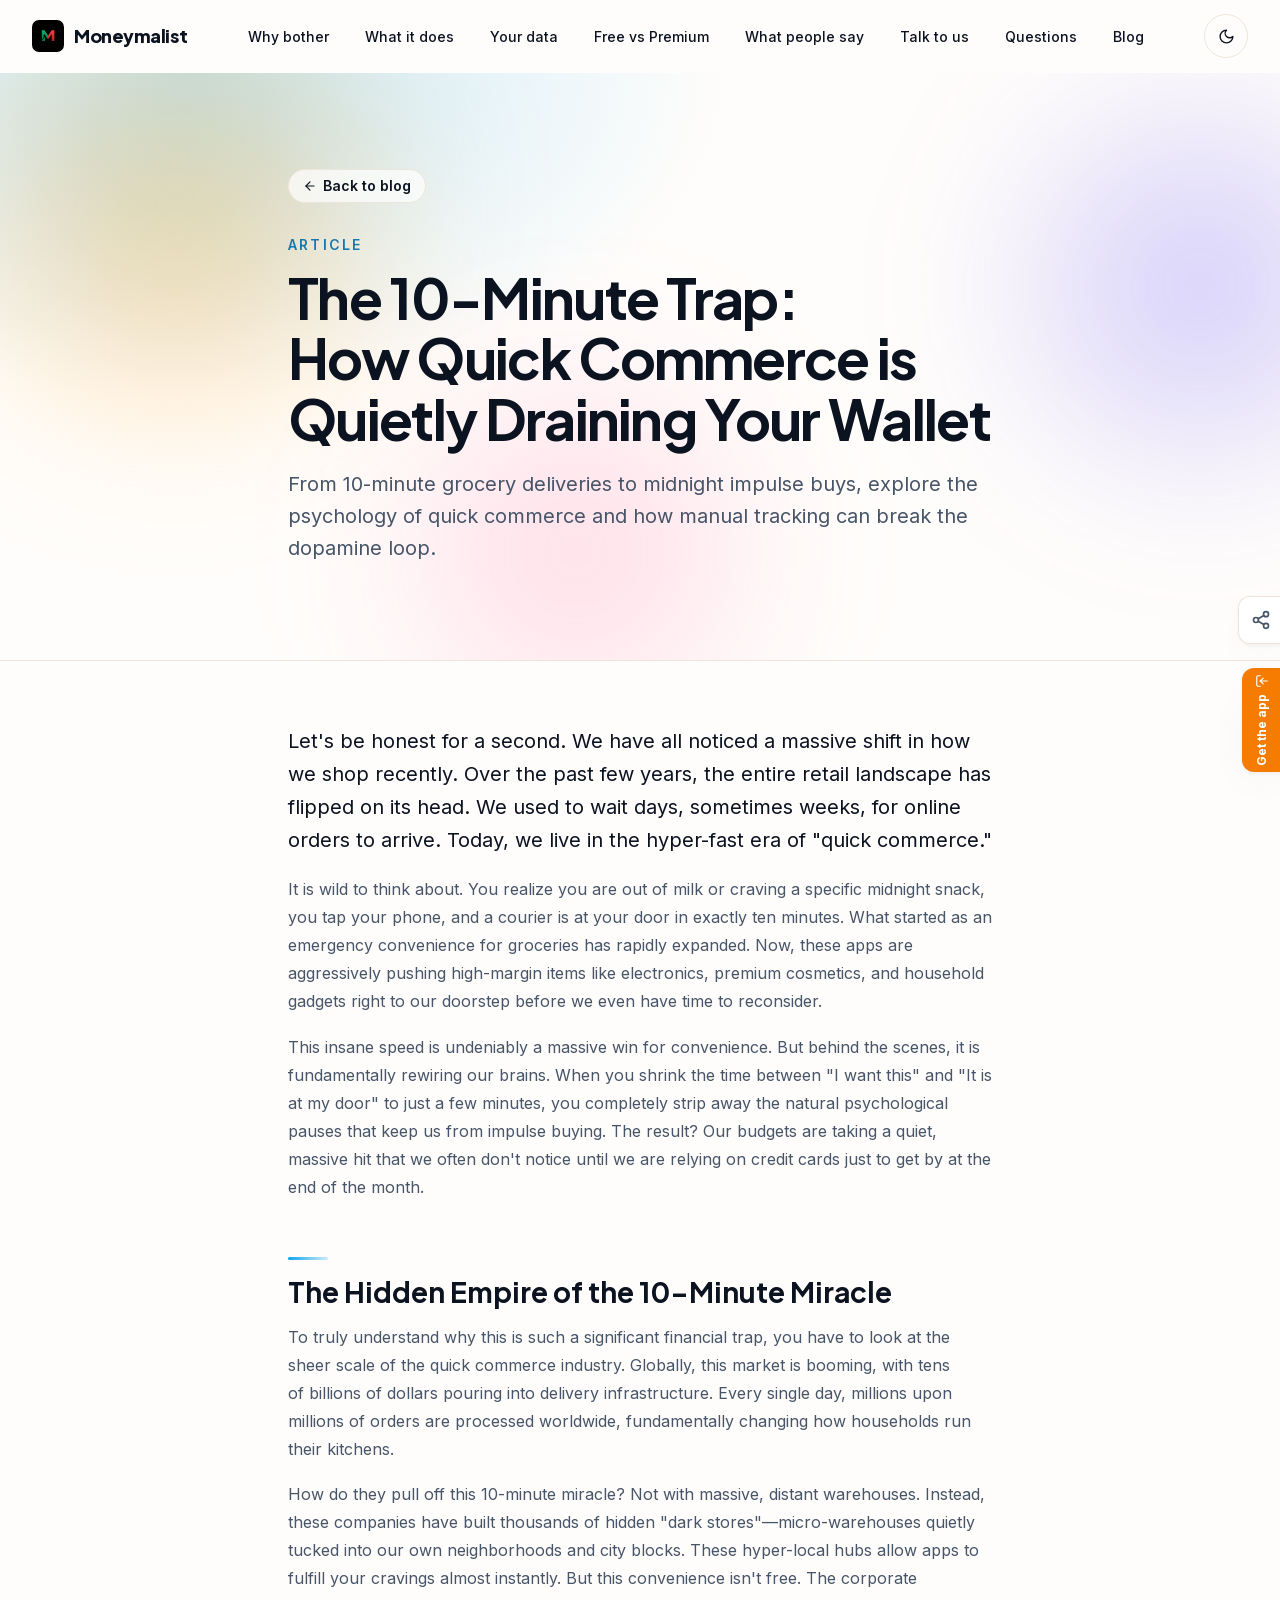
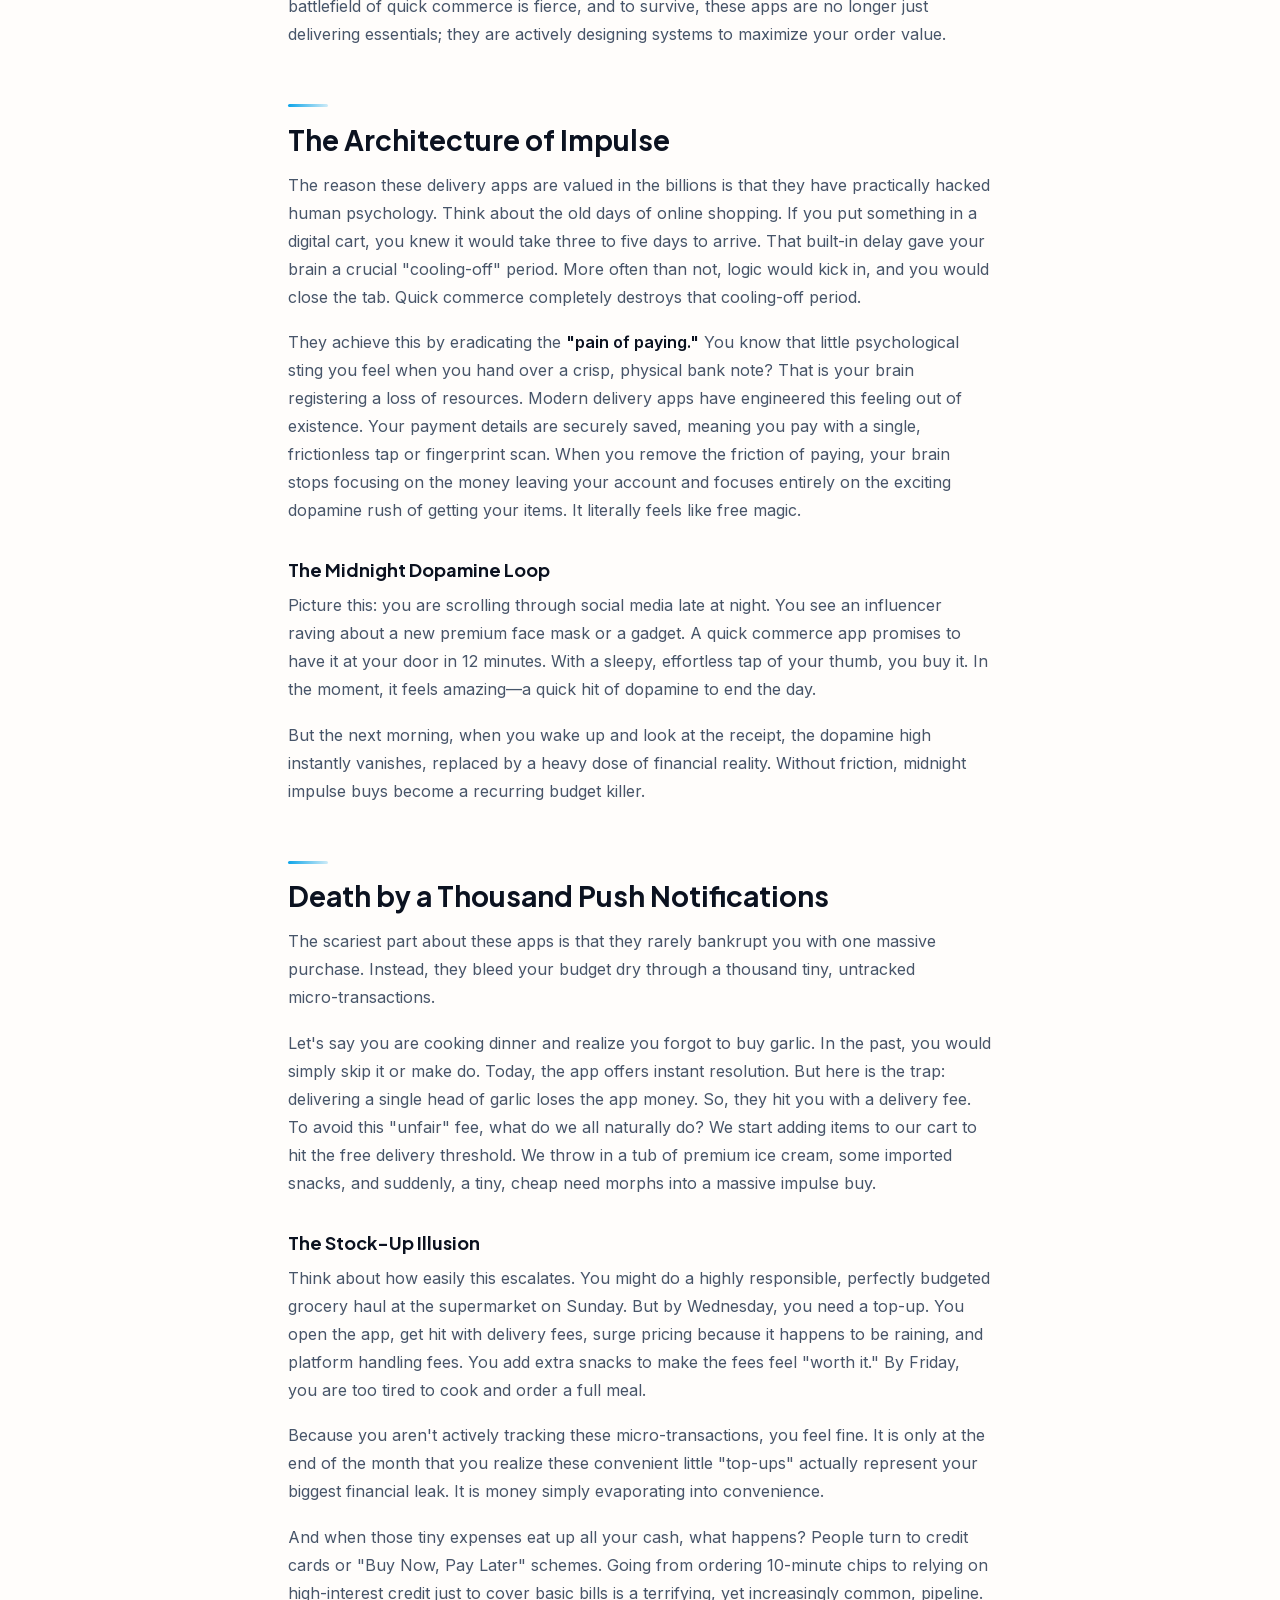
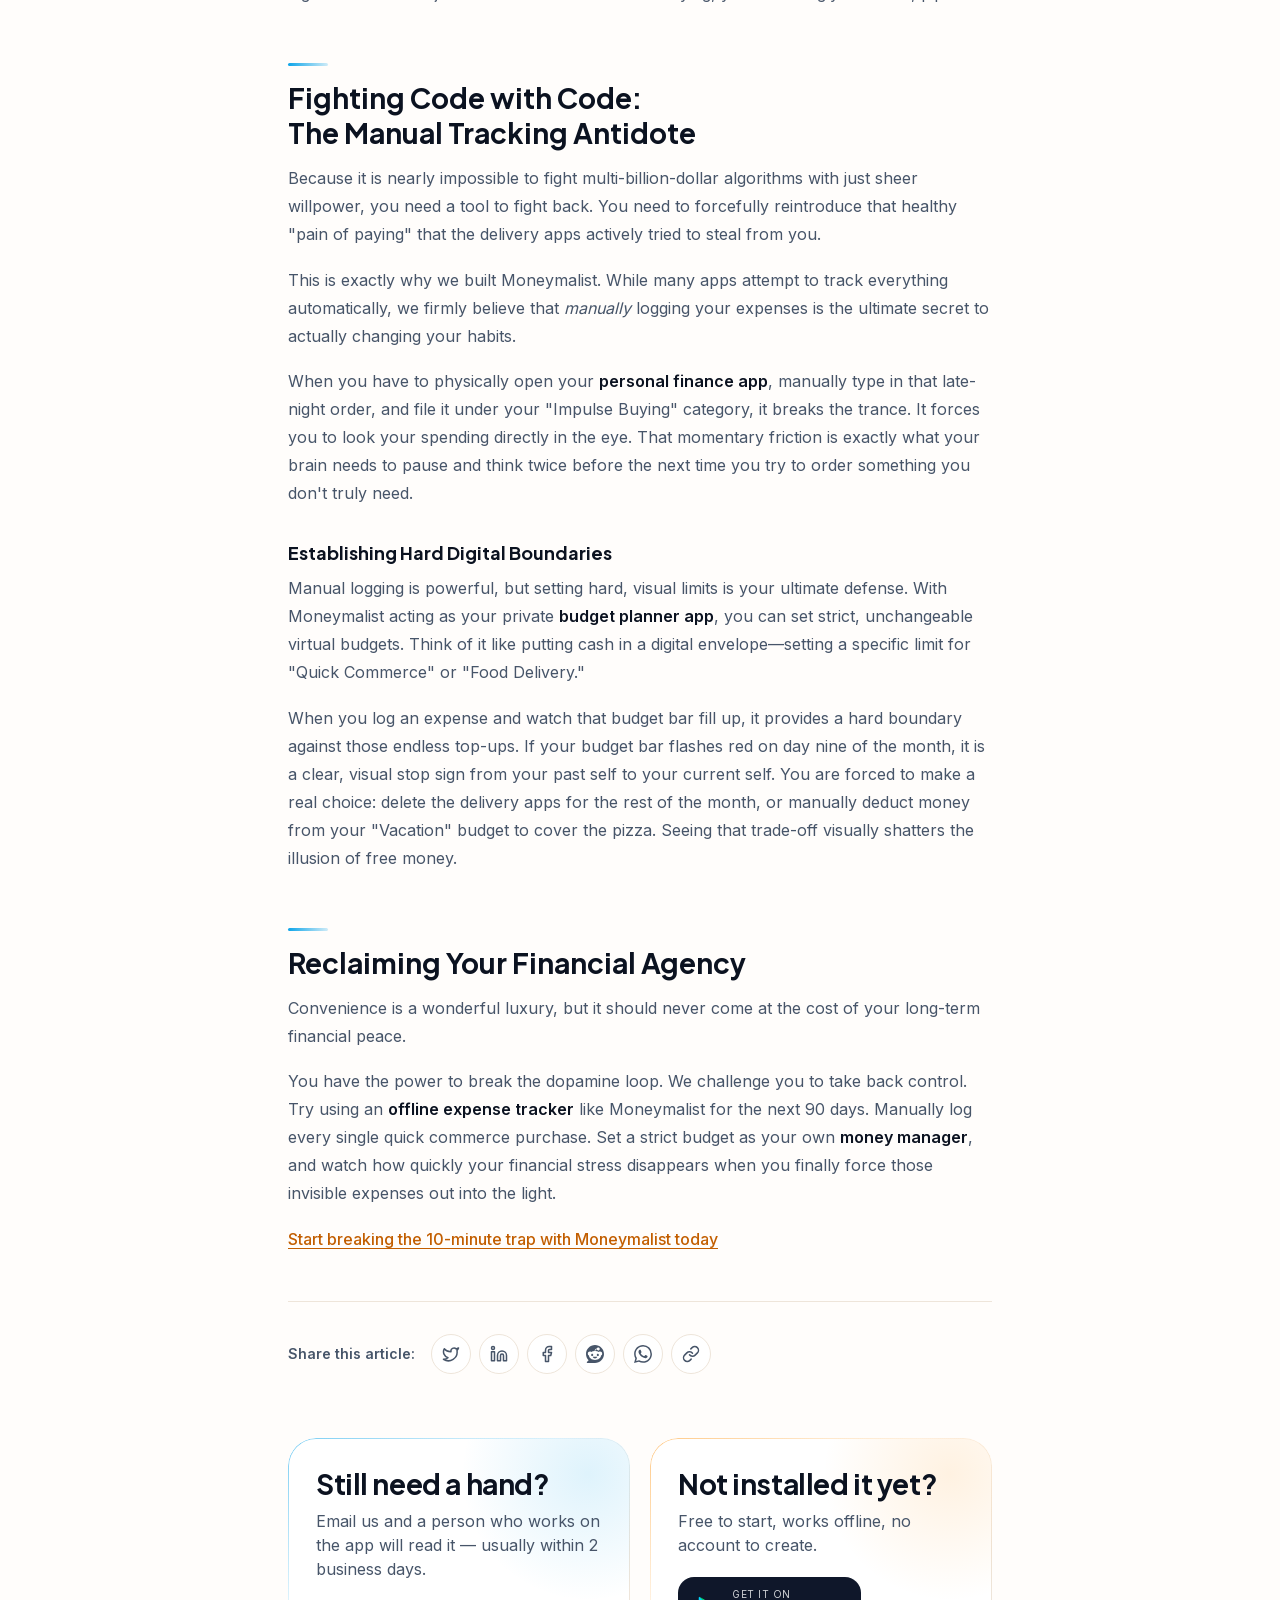
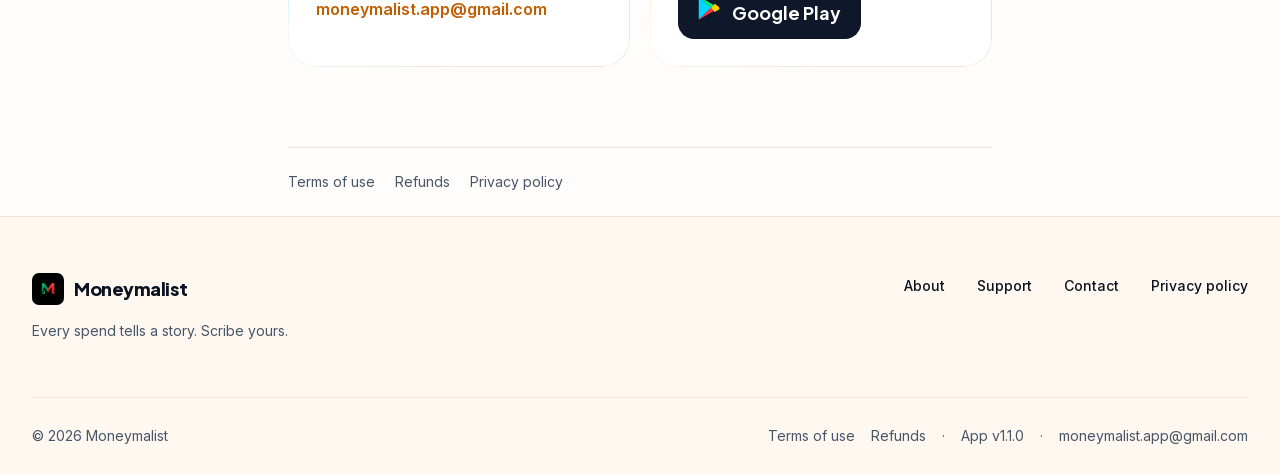
<file: blog/the-psychological-traps-of-quick-commerce-and-10-minute-delivery/index.html>
<!DOCTYPE html><!--6IbU1buB83Dl4refRvxgi--><html lang="en" class="__variable_154f82 __variable_d0be19 __variable_fb1882"><head><meta charSet="utf-8"/><meta name="viewport" content="width=device-width, initial-scale=1"/><link rel="preload" href="/_next/static/media/3bd9a93c89179028-s.p.woff2" as="font" crossorigin="" type="font/woff2"/><link rel="preload" href="/_next/static/media/636a5ac981f94f8b-s.p.woff2" as="font" crossorigin="" type="font/woff2"/><link rel="preload" href="/_next/static/media/e4af272ccee01ff0-s.p.woff2" as="font" crossorigin="" type="font/woff2"/><link rel="preload" as="image" href="/logo.png"/><link rel="stylesheet" href="/_next/static/css/ce202d3552a6ae30.css" data-precedence="next"/><link rel="preload" as="script" fetchPriority="low" href="/_next/static/chunks/webpack-b23d268d7e7df333.js"/><script src="/_next/static/chunks/ebf0c473-91500a9b869337da.js" async=""></script><script src="/_next/static/chunks/611-5871def533a9bb43.js" async=""></script><script src="/_next/static/chunks/main-app-6f9e6adb62b50940.js" async=""></script><script src="/_next/static/chunks/579-27b3374cb3187cd2.js" async=""></script><script src="/_next/static/chunks/692-af3617498ebc904b.js" async=""></script><script src="/_next/static/chunks/app/layout-8b8d4dfad449c1dc.js" async=""></script><script src="/_next/static/chunks/app/blog/%5Bslug%5D/page-b7a2ec0bd49b32ef.js" async=""></script><link rel="canonical" href="https://moneymalist.com/"/><meta name="next-size-adjust" content=""/><meta name="theme-color" media="(prefers-color-scheme: light)" content="#fffdfb"/><meta name="theme-color" media="(prefers-color-scheme: dark)" content="#0f172a"/><meta name="color-scheme" content="light dark"/><title>Quick Commerce Traps | Financial Psychology of 10-Minute Delivery | Moneymalist</title><meta name="description" content="Explore the hidden financial traps of quick commerce, 10-minute delivery apps, and the psychology of impulse buying. Learn how a personal finance app can help."/><meta name="application-name" content="Moneymalist"/><link rel="author" href="https://moneymalist.com"/><meta name="author" content="Moneymalist"/><meta name="keywords" content="expense tracker,offline expense tracker,budget planner app,money manager,personal finance app,daily expense tracker,budget app,savings tracker,private finance app,expense tracker without account"/><meta name="creator" content="Moneymalist"/><meta name="publisher" content="Moneymalist"/><meta name="robots" content="index, follow"/><meta name="googlebot" content="index, follow, max-image-preview:large, max-snippet:-1"/><meta name="category" content="finance"/><meta name="google-play-app" content="app-id=com.moneymalist"/><link rel="canonical" href="https://moneymalist.com/blog/the-psychological-traps-of-quick-commerce-and-10-minute-delivery/"/><meta property="og:title" content="Quick Commerce Traps | Financial Psychology of 10-Minute Delivery"/><meta property="og:description" content="Explore the hidden financial traps of quick commerce, 10-minute delivery apps, and the psychology of impulse buying. Learn how a personal finance app can help."/><meta property="og:url" content="https://moneymalist.com/blog/the-psychological-traps-of-quick-commerce-and-10-minute-delivery/"/><meta property="og:type" content="article"/><meta name="twitter:card" content="summary_large_image"/><meta name="twitter:title" content="Quick Commerce Traps | Financial Psychology of 10-Minute Delivery"/><meta name="twitter:description" content="Explore the hidden financial traps of quick commerce, 10-minute delivery apps, and the psychology of impulse buying. Learn how a personal finance app can help."/><link rel="icon" href="/icon.png?9c3c5aa9420adf1f" type="image/png" sizes="512x512"/><link rel="apple-touch-icon" href="/apple-icon.png?6b50628db2db3e1d" type="image/png" sizes="180x180"/><script>(function(){try{var d=document.documentElement;d.classList.add('js');var t=localStorage.getItem('mm-theme');if(t!=='dark'&&t!=='light'){t=window.matchMedia('(prefers-color-scheme: dark)').matches?'dark':'light';}d.setAttribute('data-theme',t);}catch(e){}})();</script><script src="/_next/static/chunks/polyfills-42372ed130431b0a.js" noModule=""></script></head><body><div hidden=""><!--$--><!--/$--></div><a href="#main" class="sr-only focus:not-sr-only focus:fixed focus:left-4 focus:top-4 focus:z-[100] focus:rounded-full focus:bg-ember-700 focus:px-5 focus:py-3 focus:text-sm focus:font-semibold focus:text-white">Skip to content</a><header class="sticky top-0 z-50 transition-all duration-300 border-b border-transparent translate-y-0"><div class="mx-auto w-full px-5 sm:px-8 max-w-7xl"><div class="flex h-16 md:h-18 items-center justify-between gap-4 py-2 md:py-3"><a class="rounded-lg" aria-label="Moneymalist home" href="/"><span class="flex items-center gap-2.5"><img alt="" width="32" height="32" decoding="async" data-nimg="1" class="shrink-0 rounded-[22%] hidden sm:block" style="color:transparent" src="/logo.png"/><span class="font-[family-name:var(--font-display)] text-lg font-extrabold tracking-tight">Moneymalist</span></span></a><nav aria-label="Sections of this page" class="hidden lg:block"><ul class="flex items-center gap-1"><li><a class="rounded-full px-4 py-2 text-sm font-medium transition-colors hover:bg-ember-50 hover:text-ember-800 dark:hover:bg-night-elevated dark:hover:text-ember-300" href="/#why">Why bother</a></li><li><a class="rounded-full px-4 py-2 text-sm font-medium transition-colors hover:bg-ember-50 hover:text-ember-800 dark:hover:bg-night-elevated dark:hover:text-ember-300" href="/#features">What it does</a></li><li><a class="rounded-full px-4 py-2 text-sm font-medium transition-colors hover:bg-ember-50 hover:text-ember-800 dark:hover:bg-night-elevated dark:hover:text-ember-300" href="/#privacy">Your data</a></li><li><a class="rounded-full px-4 py-2 text-sm font-medium transition-colors hover:bg-ember-50 hover:text-ember-800 dark:hover:bg-night-elevated dark:hover:text-ember-300" href="/#premium">Free vs Premium</a></li><li><a class="rounded-full px-4 py-2 text-sm font-medium transition-colors hover:bg-ember-50 hover:text-ember-800 dark:hover:bg-night-elevated dark:hover:text-ember-300" href="/#reviews">What people say</a></li><li><a class="rounded-full px-4 py-2 text-sm font-medium transition-colors hover:bg-ember-50 hover:text-ember-800 dark:hover:bg-night-elevated dark:hover:text-ember-300" href="/#feedback">Talk to us</a></li><li><a class="rounded-full px-4 py-2 text-sm font-medium transition-colors hover:bg-ember-50 hover:text-ember-800 dark:hover:bg-night-elevated dark:hover:text-ember-300" href="/#faq">Questions</a></li><li><a class="rounded-full px-4 py-2 text-sm font-medium transition-colors hover:bg-ember-50 hover:text-ember-800 dark:hover:bg-night-elevated dark:hover:text-ember-300" href="/blog/">Blog</a></li></ul></nav><div class="flex items-center gap-2"><button type="button" aria-label="Switch to dark theme" class="grid h-10 w-10 md:h-11 md:w-11 place-items-center rounded-full border border-[var(--hairline)] transition-colors hover:bg-ember-50 dark:hover:bg-night-elevated"><svg xmlns="http://www.w3.org/2000/svg" width="17" height="17" viewBox="0 0 24 24" fill="none" stroke="currentColor" stroke-width="2" stroke-linecap="round" stroke-linejoin="round" class="lucide lucide-moon" aria-hidden="true"><path d="M12 3a6 6 0 0 0 9 9 9 9 0 1 1-9-9Z"></path></svg></button><button type="button" aria-expanded="false" aria-controls="mobile-nav" aria-label="Open menu" class="grid h-10 w-10 md:h-11 md:w-11 place-items-center rounded-full border border-[var(--hairline)] lg:hidden"><svg xmlns="http://www.w3.org/2000/svg" width="18" height="18" viewBox="0 0 24 24" fill="none" stroke="currentColor" stroke-width="2" stroke-linecap="round" stroke-linejoin="round" class="lucide lucide-menu" aria-hidden="true"><line x1="4" x2="20" y1="12" y2="12"></line><line x1="4" x2="20" y1="6" y2="6"></line><line x1="4" x2="20" y1="18" y2="18"></line></svg></button></div></div></div></header><div class="fixed right-0 bottom-32 z-40 translate-x-[2px]"><a class="flex items-center gap-1.5 rounded-l-xl bg-ember-600 py-3 px-1.5 text-xs font-bold text-white shadow-lift transition-transform hover:-translate-x-1 hover:bg-ember-500" style="writing-mode:vertical-rl;text-orientation:mixed" target="_blank" rel="noopener noreferrer" href="https://play.google.com/store/apps/details?id=com.moneymalist&amp;referrer=utm_source%3Dmoneymalist.com%26utm_medium%3Dwebsite%26utm_campaign%3Dfloating_cta"><span class="rotate-180 flex items-center gap-1.5"><span>Get the app</span><svg xmlns="http://www.w3.org/2000/svg" width="14" height="14" viewBox="0 0 24 24" fill="none" stroke="currentColor" stroke-width="2" stroke-linecap="round" stroke-linejoin="round" class="lucide lucide-download -rotate-90"><path d="M21 15v4a2 2 0 0 1-2 2H5a2 2 0 0 1-2-2v-4"></path><polyline points="7 10 12 15 17 10"></polyline><line x1="12" x2="12" y1="15" y2="3"></line></svg></span></a></div><button aria-label="Scroll to top" class="fixed bottom-6 right-6 z-40 flex h-12 w-12 items-center justify-center rounded-full bg-[var(--card)] text-[var(--fg)] shadow-lift border border-[var(--hairline)] transition-all duration-300 hover:-translate-y-1 hover:bg-[var(--bg-soft)] focus:outline-none focus:ring-2 focus:ring-ember-500 translate-y-10 opacity-0 pointer-events-none"><svg xmlns="http://www.w3.org/2000/svg" width="22" height="22" viewBox="0 0 24 24" fill="none" stroke="currentColor" stroke-width="2.5" stroke-linecap="round" stroke-linejoin="round" class="lucide lucide-arrow-up"><path d="m5 12 7-7 7 7"></path><path d="M12 19V5"></path></svg></button><main id="main"><div style="--accent:var(--color-sky-500)"><header class="relative overflow-hidden border-b border-[var(--hairline)] py-16 sm:py-24"><div aria-hidden="true" class="pointer-events-none absolute inset-0 -z-10 overflow-hidden"><span class="absolute -left-[10%] -top-[30%] h-[38rem] w-[38rem] rounded-full bg-[radial-gradient(circle,rgba(255,183,77,0.55),transparent_65%)] blur-3xl [animation:mm-drift_28s_ease-in-out_infinite]"></span><span class="absolute -right-[15%] top-[-10%] h-[34rem] w-[34rem] rounded-full bg-[radial-gradient(circle,rgba(109,94,248,0.32),transparent_65%)] blur-3xl [animation:mm-drift_34s_ease-in-out_infinite_reverse]"></span><span class="absolute bottom-[-25%] left-[25%] h-[32rem] w-[32rem] rounded-full bg-[radial-gradient(circle,rgba(255,123,172,0.28),transparent_65%)] blur-3xl [animation:mm-drift_40s_ease-in-out_infinite]"></span></div><span aria-hidden="true" class="pointer-events-none absolute inset-0 -z-10 bg-[radial-gradient(60%_80%_at_15%_0%,color-mix(in_oklab,var(--accent)_22%,transparent),transparent_70%)]"></span><div class="mx-auto w-full px-5 sm:px-8 max-w-3xl"><a class="inline-flex items-center gap-1.5 rounded-full border border-[var(--hairline)] bg-[var(--card)]/70 px-3.5 py-1.5 text-sm font-semibold backdrop-blur transition-colors hover:border-[color-mix(in_oklab,var(--accent)_45%,transparent)]" href="/blog/"><svg xmlns="http://www.w3.org/2000/svg" width="14" height="14" viewBox="0 0 24 24" fill="none" stroke="currentColor" stroke-width="2" stroke-linecap="round" stroke-linejoin="round" class="lucide lucide-arrow-left" aria-hidden="true"><path d="m12 19-7-7 7-7"></path><path d="M19 12H5"></path></svg>Back to blog</a><p class="mt-8 text-sm font-semibold uppercase tracking-[0.16em]" style="color:color-mix(in oklab, var(--accent) 72%, var(--fg))">Article</p><h1 class="text-h1 mt-3">The 10-Minute Trap: How Quick Commerce is Quietly Draining Your Wallet</h1><p class="mt-5 text-lead text-[var(--fg-muted)]">From 10-minute grocery deliveries to midnight impulse buys, explore the psychology of quick commerce and how manual tracking can break the dopamine loop.</p></div></header><div class="mx-auto w-full px-5 sm:px-8 max-w-3xl"><div class="prose-page py-16"><p>Let&#x27;s be honest for a second. We have all noticed a massive shift in how we shop recently. Over the past few years, the entire retail landscape has flipped on its head. We used to wait days, sometimes weeks, for online orders to arrive. Today, we live in the hyper-fast era of &quot;quick commerce.&quot;</p><p>It is wild to think about. You realize you are out of milk or craving a specific midnight snack, you tap your phone, and a courier is at your door in exactly ten minutes. What started as an emergency convenience for groceries has rapidly expanded. Now, these apps are aggressively pushing high-margin items like electronics, premium cosmetics, and household gadgets right to our doorstep before we even have time to reconsider.</p><p>This insane speed is undeniably a massive win for convenience. But behind the scenes, it is fundamentally rewiring our brains. When you shrink the time between &quot;I want this&quot; and &quot;It is at my door&quot; to just a few minutes, you completely strip away the natural psychological pauses that keep us from impulse buying. The result? Our budgets are taking a quiet, massive hit that we often don&#x27;t notice until we are relying on credit cards just to get by at the end of the month.</p><h2>The Hidden Empire of the 10-Minute Miracle</h2><p>To truly understand why this is such a significant financial trap, you have to look at the sheer scale of the quick commerce industry. Globally, this market is booming, with tens of billions of dollars pouring into delivery infrastructure. Every single day, millions upon millions of orders are processed worldwide, fundamentally changing how households run their kitchens.</p><p>How do they pull off this 10-minute miracle? Not with massive, distant warehouses. Instead, these companies have built thousands of hidden &quot;dark stores&quot;—micro-warehouses quietly tucked into our own neighborhoods and city blocks. These hyper-local hubs allow apps to fulfill your cravings almost instantly. But this convenience isn&#x27;t free. The corporate battlefield of quick commerce is fierce, and to survive, these apps are no longer just delivering essentials; they are actively designing systems to maximize your order value.</p><h2>The Architecture of Impulse</h2><p>The reason these delivery apps are valued in the billions is that they have practically hacked human psychology. Think about the old days of online shopping. If you put something in a digital cart, you knew it would take three to five days to arrive. That built-in delay gave your brain a crucial &quot;cooling-off&quot; period. More often than not, logic would kick in, and you would close the tab. Quick commerce completely destroys that cooling-off period.</p><p>They achieve this by eradicating the <strong>&quot;pain of paying.&quot;</strong> You know that little psychological sting you feel when you hand over a crisp, physical bank note? That is your brain registering a loss of resources. Modern delivery apps have engineered this feeling out of existence. Your payment details are securely saved, meaning you pay with a single, frictionless tap or fingerprint scan. When you remove the friction of paying, your brain stops focusing on the money leaving your account and focuses entirely on the exciting dopamine rush of getting your items. It literally feels like free magic.</p><h3>The Midnight Dopamine Loop</h3><p>Picture this: you are scrolling through social media late at night. You see an influencer raving about a new premium face mask or a gadget. A quick commerce app promises to have it at your door in 12 minutes. With a sleepy, effortless tap of your thumb, you buy it. In the moment, it feels amazing—a quick hit of dopamine to end the day.</p><p>But the next morning, when you wake up and look at the receipt, the dopamine high instantly vanishes, replaced by a heavy dose of financial reality. Without friction, midnight impulse buys become a recurring budget killer.</p><h2>Death by a Thousand Push Notifications</h2><p>The scariest part about these apps is that they rarely bankrupt you with one massive purchase. Instead, they bleed your budget dry through a thousand tiny, untracked micro-transactions.</p><p>Let&#x27;s say you are cooking dinner and realize you forgot to buy garlic. In the past, you would simply skip it or make do. Today, the app offers instant resolution. But here is the trap: delivering a single head of garlic loses the app money. So, they hit you with a delivery fee. To avoid this &quot;unfair&quot; fee, what do we all naturally do? We start adding items to our cart to hit the free delivery threshold. We throw in a tub of premium ice cream, some imported snacks, and suddenly, a tiny, cheap need morphs into a massive impulse buy.</p><h3>The Stock-Up Illusion</h3><p>Think about how easily this escalates. You might do a highly responsible, perfectly budgeted grocery haul at the supermarket on Sunday. But by Wednesday, you need a top-up. You open the app, get hit with delivery fees, surge pricing because it happens to be raining, and platform handling fees. You add extra snacks to make the fees feel &quot;worth it.&quot; By Friday, you are too tired to cook and order a full meal.</p><p>Because you aren&#x27;t actively tracking these micro-transactions, you feel fine. It is only at the end of the month that you realize these convenient little &quot;top-ups&quot; actually represent your biggest financial leak. It is money simply evaporating into convenience.</p><p>And when those tiny expenses eat up all your cash, what happens? People turn to credit cards or &quot;Buy Now, Pay Later&quot; schemes. Going from ordering 10-minute chips to relying on high-interest credit just to cover basic bills is a terrifying, yet increasingly common, pipeline.</p><h2>Fighting Code with Code: The Manual Tracking Antidote</h2><p>Because it is nearly impossible to fight multi-billion-dollar algorithms with just sheer willpower, you need a tool to fight back. You need to forcefully reintroduce that healthy &quot;pain of paying&quot; that the delivery apps actively tried to steal from you.</p><p>This is exactly why we built Moneymalist. While many apps attempt to track everything automatically, we firmly believe that <em>manually</em> logging your expenses is the ultimate secret to actually changing your habits.</p><p>When you have to physically open your <strong>personal finance app</strong>, manually type in that late-night order, and file it under your &quot;Impulse Buying&quot; category, it breaks the trance. It forces you to look your spending directly in the eye. That momentary friction is exactly what your brain needs to pause and think twice before the next time you try to order something you don&#x27;t truly need.</p><h3>Establishing Hard Digital Boundaries</h3><p>Manual logging is powerful, but setting hard, visual limits is your ultimate defense. With Moneymalist acting as your private <strong>budget planner app</strong>, you can set strict, unchangeable virtual budgets. Think of it like putting cash in a digital envelope—setting a specific limit for &quot;Quick Commerce&quot; or &quot;Food Delivery.&quot;</p><p>When you log an expense and watch that budget bar fill up, it provides a hard boundary against those endless top-ups. If your budget bar flashes red on day nine of the month, it is a clear, visual stop sign from your past self to your current self. You are forced to make a real choice: delete the delivery apps for the rest of the month, or manually deduct money from your &quot;Vacation&quot; budget to cover the pizza. Seeing that trade-off visually shatters the illusion of free money.</p><h2>Reclaiming Your Financial Agency</h2><p>Convenience is a wonderful luxury, but it should never come at the cost of your long-term financial peace.</p><p>You have the power to break the dopamine loop. We challenge you to take back control. Try using an <strong>offline expense tracker</strong> like Moneymalist for the next 90 days. Manually log every single quick commerce purchase. Set a strict budget as your own <strong>money manager</strong>, and watch how quickly your financial stress disappears when you finally force those invisible expenses out into the light.</p><p><a href="https://play.google.com/store/apps/details?id=com.moneymalist&amp;referrer=utm_source%3Dmoneymalist.com%26utm_medium%3Dwebsite%26utm_campaign%3Dblog-post-quick-commerce" target="_blank" rel="noopener noreferrer">Start breaking the 10-minute trap with Moneymalist today</a></p><div class="mt-12 flex flex-col gap-4 border-t border-[var(--hairline)] pt-8 sm:flex-row sm:items-center"><span class="text-sm font-semibold text-[var(--fg-muted)]">Share this article:</span><div class="flex flex-wrap gap-2"><button class="flex h-10 w-10 items-center justify-center rounded-full border border-[var(--hairline)] bg-[var(--card)] text-[var(--fg-muted)] transition-colors hover:border-[color-mix(in_oklab,var(--accent)_45%,transparent)] hover:text-[var(--fg)]" aria-label="Share on Twitter"><svg xmlns="http://www.w3.org/2000/svg" width="18" height="18" viewBox="0 0 24 24" fill="none" stroke="currentColor" stroke-width="2" stroke-linecap="round" stroke-linejoin="round" class="lucide lucide-twitter"><path d="M22 4s-.7 2.1-2 3.4c1.6 10-9.4 17.3-18 11.6 2.2.1 4.4-.6 6-2C3 15.5.5 9.6 3 5c2.2 2.6 5.6 4.1 9 4-.9-4.2 4-6.6 7-3.8 1.1 0 3-1.2 3-1.2z"></path></svg></button><button class="flex h-10 w-10 items-center justify-center rounded-full border border-[var(--hairline)] bg-[var(--card)] text-[var(--fg-muted)] transition-colors hover:border-[color-mix(in_oklab,var(--accent)_45%,transparent)] hover:text-[var(--fg)]" aria-label="Share on LinkedIn"><svg xmlns="http://www.w3.org/2000/svg" width="18" height="18" viewBox="0 0 24 24" fill="none" stroke="currentColor" stroke-width="2" stroke-linecap="round" stroke-linejoin="round" class="lucide lucide-linkedin"><path d="M16 8a6 6 0 0 1 6 6v7h-4v-7a2 2 0 0 0-2-2 2 2 0 0 0-2 2v7h-4v-7a6 6 0 0 1 6-6z"></path><rect width="4" height="12" x="2" y="9"></rect><circle cx="4" cy="4" r="2"></circle></svg></button><button class="flex h-10 w-10 items-center justify-center rounded-full border border-[var(--hairline)] bg-[var(--card)] text-[var(--fg-muted)] transition-colors hover:border-[color-mix(in_oklab,var(--accent)_45%,transparent)] hover:text-[var(--fg)]" aria-label="Share on Facebook"><svg xmlns="http://www.w3.org/2000/svg" width="18" height="18" viewBox="0 0 24 24" fill="none" stroke="currentColor" stroke-width="2" stroke-linecap="round" stroke-linejoin="round" class="lucide lucide-facebook"><path d="M18 2h-3a5 5 0 0 0-5 5v3H7v4h3v8h4v-8h3l1-4h-4V7a1 1 0 0 1 1-1h3z"></path></svg></button><button class="flex h-10 w-10 items-center justify-center rounded-full border border-[var(--hairline)] bg-[var(--card)] text-[var(--fg-muted)] transition-colors hover:border-[color-mix(in_oklab,var(--accent)_45%,transparent)] hover:text-[var(--fg)]" aria-label="Share on Reddit"><svg width="18" height="18" viewBox="0 0 24 24" fill="currentColor" xmlns="http://www.w3.org/2000/svg"><path d="M12 0C5.373 0 0 5.373 0 12c0 3.314 1.343 6.314 3.515 8.485l-2.286 2.286C.775 23.225 1.097 24 1.738 24H12c6.627 0 12-5.373 12-12S18.627 0 12 0Zm4.388 3.199c1.104 0 1.999.895 1.999 1.999 0 1.105-.895 2-1.999 2-.946 0-1.739-.657-1.947-1.539v.002c-1.147.162-2.032 1.15-2.032 2.341v.007c1.776.067 3.4.567 4.686 1.363.473-.363 1.064-.58 1.707-.58 1.547 0 2.802 1.254 2.802 2.802 0 1.117-.655 2.081-1.601 2.531-.088 3.256-3.637 5.876-7.997 5.876-4.361 0-7.905-2.617-7.998-5.87-.954-.447-1.614-1.415-1.614-2.538 0-1.548 1.255-2.802 2.803-2.802.645 0 1.239.218 1.712.585 1.275-.79 2.881-1.291 4.64-1.365v-.01c0-1.663 1.263-3.034 2.88-3.207.188-.911.993-1.595 1.959-1.595Zm-8.085 8.376c-.784 0-1.459.78-1.506 1.797-.047 1.016.64 1.429 1.426 1.429.786 0 1.371-.369 1.418-1.385.047-1.017-.553-1.841-1.338-1.841Zm7.406 0c-.786 0-1.385.824-1.338 1.841.047 1.017.634 1.385 1.418 1.385.785 0 1.473-.413 1.426-1.429-.046-1.017-.721-1.797-1.506-1.797Zm-3.703 4.013c-.974 0-1.907.048-2.77.135-.147.015-.241.168-.183.305.483 1.154 1.622 1.964 2.953 1.964 1.33 0 2.47-.81 2.953-1.964.057-.137-.037-.29-.184-.305-.863-.087-1.795-.135-2.769-.135Z"></path></svg></button><button class="flex h-10 w-10 items-center justify-center rounded-full border border-[var(--hairline)] bg-[var(--card)] text-[var(--fg-muted)] transition-colors hover:border-[color-mix(in_oklab,var(--accent)_45%,transparent)] hover:text-[var(--fg)]" aria-label="Share on WhatsApp"><svg width="18" height="18" viewBox="0 0 24 24" fill="currentColor" xmlns="http://www.w3.org/2000/svg"><path d="M17.472 14.382c-.297-.149-1.758-.867-2.03-.967-.273-.099-.471-.148-.67.15-.197.297-.767.966-.94 1.164-.173.199-.347.223-.644.075-.297-.15-1.255-.463-2.39-1.475-.883-.788-1.48-1.761-1.653-2.059-.173-.297-.018-.458.13-.606.134-.133.298-.347.446-.52.149-.174.198-.298.298-.497.099-.198.05-.371-.025-.52-.075-.149-.669-1.612-.916-2.207-.242-.579-.487-.5-.669-.51-.173-.008-.371-.01-.57-.01-.198 0-.52.074-.792.372-.272.297-1.04 1.016-1.04 2.479 0 1.462 1.065 2.875 1.213 3.074.149.198 2.096 3.2 5.077 4.487.709.306 1.262.489 1.694.625.712.227 1.36.195 1.871.118.571-.085 1.758-.719 2.006-1.413.248-.694.248-1.289.173-1.413-.074-.124-.272-.198-.57-.347m-5.421 7.403h-.004a9.87 9.87 0 01-5.031-1.378l-.361-.214-3.741.982.998-3.648-.235-.374a9.86 9.86 0 01-1.51-5.26c.001-5.45 4.436-9.884 9.888-9.884 2.64 0 5.122 1.03 6.988 2.898a9.825 9.825 0 012.893 6.994c-.003 5.45-4.437 9.884-9.885 9.884m8.413-18.297A11.815 11.815 0 0012.05 0C5.495 0 .16 5.335.157 11.892c0 2.096.547 4.142 1.588 5.945L.057 24l6.305-1.654a11.882 11.882 0 005.683 1.448h.005c6.554 0 11.89-5.335 11.893-11.893a11.821 11.821 0 00-3.48-8.413Z"></path></svg></button><button class="flex h-10 w-10 items-center justify-center rounded-full border border-[var(--hairline)] bg-[var(--card)] text-[var(--fg-muted)] transition-colors hover:border-[color-mix(in_oklab,var(--accent)_45%,transparent)] hover:text-[var(--fg)]" aria-label="Copy link"><svg xmlns="http://www.w3.org/2000/svg" width="18" height="18" viewBox="0 0 24 24" fill="none" stroke="currentColor" stroke-width="2" stroke-linecap="round" stroke-linejoin="round" class="lucide lucide-link"><path d="M10 13a5 5 0 0 0 7.54.54l3-3a5 5 0 0 0-7.07-7.07l-1.72 1.71"></path><path d="M14 11a5 5 0 0 0-7.54-.54l-3 3a5 5 0 0 0 7.07 7.07l1.71-1.71"></path></svg></button></div></div></div></div><div class="mx-auto w-full px-5 sm:px-8 max-w-3xl"><div class="grid gap-5 pb-20 md:grid-cols-2"><div class="reveal"><div class="card-modern card-sheen h-full p-7" style="--accent:var(--color-sky-500)"><span class="sheen" aria-hidden="true"></span><div class="relative z-10 flex h-full flex-col"><h2 class="text-h3">Still need a hand?</h2><p class="mt-2 text-[var(--fg-muted)]">Email us and a person who works on the app will read it — usually<!-- --> <!-- -->within 2 business days<!-- -->.</p><a href="mailto:moneymalist.app@gmail.com" class="mt-4 w-fit font-semibold text-ember-700 hover:underline dark:text-ember-300">moneymalist.app@gmail.com</a></div></div></div><div class="reveal" style="transition-delay:100ms"><div class="card-modern card-sheen h-full p-7" style="--accent:var(--color-ember-500)"><span class="sheen" aria-hidden="true"></span><div class="relative z-10 flex h-full flex-col"><h2 class="text-h3">Not installed it yet?</h2><p class="mt-2 text-[var(--fg-muted)]">Free to start, works offline, no account to create.</p><div class="mt-auto pt-5"><a href="https://play.google.com/store/apps/details?id=com.moneymalist&amp;referrer=utm_source%3Dmoneymalist.com%26utm_medium%3Dwebsite%26utm_campaign%3Dsupporting-page" target="_blank" rel="noopener noreferrer" aria-label="Get Moneymalist on Google Play (opens the Play Store in a new tab)" class="inline-flex w-fit items-center gap-3 rounded-2xl bg-night px-5 py-3 text-white transition-transform duration-200 hover:-translate-y-0.5 motion-reduce:hover:translate-y-0 dark:bg-white dark:text-night "><svg viewBox="0 0 24 26" width="22" height="24" aria-hidden="true" class="shrink-0"><path d="M1.4 0.6A1.9 1.9 0 0 0 .8 2v22a1.9 1.9 0 0 0 .6 1.4L13.9 13Z" fill="#00D4FF"></path><path d="m18.3 8.4-3.3 3.3-1.1 1.3 4.4 4.4 4.2-2.4c1.3-.7 1.3-2.8 0-3.5Z" fill="#FFCE00"></path><path d="m1.4 25.4 12.5-12.4 3.3 3.3-14.2 8.1a1.8 1.8 0 0 1-1.6 1Z" fill="#FF3A44"></path><path d="M1.4.6 17.2 9.6l-3.3 3.4Z" fill="#00F076"></path></svg><span class="flex flex-col leading-none"><span class="text-[0.625rem] uppercase tracking-wider opacity-80">Get it on</span><span class="font-[family-name:var(--font-display)] text-lg font-bold">Google Play</span></span></a></div></div></div></div></div><nav aria-label="Legal" class="flex flex-wrap gap-x-5 gap-y-2 border-t border-[var(--hairline)] py-6 text-sm text-[var(--fg-muted)]"><a class="hover:text-ember-700" href="/terms/">Terms of use</a><a class="hover:text-ember-700" href="/refunds/">Refunds</a><a class="hover:text-ember-700" href="/privacy-policy/">Privacy policy</a></nav></div></div><div class="fixed right-0 bottom-64 z-40 flex flex-col items-end gap-2 pr-0"><div class="translate-x-[2px]"><button class="flex h-12 w-11 items-center justify-center rounded-l-xl bg-[var(--card)] border border-r-0 border-[var(--hairline)] text-[var(--fg-muted)] shadow-lift transition-transform hover:-translate-x-1 hover:text-[var(--fg)]" aria-label="Toggle share menu"><svg xmlns="http://www.w3.org/2000/svg" width="20" height="20" viewBox="0 0 24 24" fill="none" stroke="currentColor" stroke-width="2" stroke-linecap="round" stroke-linejoin="round" class="lucide lucide-share2"><circle cx="18" cy="5" r="3"></circle><circle cx="6" cy="12" r="3"></circle><circle cx="18" cy="19" r="3"></circle><line x1="8.59" x2="15.42" y1="13.51" y2="17.49"></line><line x1="15.41" x2="8.59" y1="6.51" y2="10.49"></line></svg></button></div></div><!--$--><!--/$--></main><footer class="border-t border-[var(--hairline)] bg-[var(--bg-soft)]"><div class="mx-auto w-full px-5 sm:px-8 max-w-7xl"><div class="flex flex-col gap-6 md:gap-10 py-8 md:py-14 md:flex-row md:items-start md:justify-between"><div class="flex max-w-sm flex-col gap-4"><a class="w-fit rounded-lg" href="/"><span class="flex items-center gap-2.5"><img alt="" loading="lazy" width="32" height="32" decoding="async" data-nimg="1" class="shrink-0 rounded-[22%]" style="color:transparent" src="/logo.png"/><span class="font-[family-name:var(--font-display)] text-lg font-extrabold tracking-tight">Moneymalist</span></span></a><p class="text-sm text-[var(--fg-muted)]">Every spend tells a story. Scribe yours.</p></div><nav aria-label="Footer"><ul class="flex flex-wrap gap-x-4 gap-y-3 md:gap-x-8"><li><a class="text-xs font-medium transition-colors hover:text-ember-700 md:text-sm" href="/about/">About</a></li><li><a class="text-xs font-medium transition-colors hover:text-ember-700 md:text-sm" href="/support/">Support</a></li><li><a class="text-xs font-medium transition-colors hover:text-ember-700 md:text-sm" href="/contact/">Contact</a></li><li><a class="text-xs font-medium transition-colors hover:text-ember-700 md:text-sm" href="/privacy-policy/">Privacy policy</a></li></ul></nav></div><div class="flex flex-col gap-3 border-t border-[var(--hairline)] py-7 text-xs text-[var(--fg-muted)] sm:flex-row sm:items-center sm:justify-between md:text-sm"><p>© <!-- -->2026<!-- --> <!-- -->Moneymalist</p><p class="flex flex-wrap items-center gap-x-4 gap-y-1"><a class="hover:text-ember-700" href="/terms/">Terms of use</a><a class="hover:text-ember-700" href="/refunds/">Refunds</a><span aria-hidden="true">·</span><span>App v<!-- -->1.1.0</span><span aria-hidden="true">·</span><a href="mailto:moneymalist.app@gmail.com" class="hover:text-ember-700">moneymalist.app@gmail.com</a></p></div></div></footer><script src="/_next/static/chunks/webpack-b23d268d7e7df333.js" id="_R_" async=""></script><script>(self.__next_f=self.__next_f||[]).push([0])</script><script>self.__next_f.push([1,"1:\"$Sreact.fragment\"\n2:I[8822,[\"579\",\"static/chunks/579-27b3374cb3187cd2.js\",\"692\",\"static/chunks/692-af3617498ebc904b.js\",\"177\",\"static/chunks/app/layout-8b8d4dfad449c1dc.js\"],\"Header\"]\n3:I[7579,[\"579\",\"static/chunks/579-27b3374cb3187cd2.js\",\"953\",\"static/chunks/app/blog/%5Bslug%5D/page-b7a2ec0bd49b32ef.js\"],\"\"]\n4:I[4923,[\"579\",\"static/chunks/579-27b3374cb3187cd2.js\",\"692\",\"static/chunks/692-af3617498ebc904b.js\",\"177\",\"static/chunks/app/layout-8b8d4dfad449c1dc.js\"],\"ScrollToTop\"]\n5:I[4598,[],\"\"]\n6:I[5292,[],\"\"]\nf:I[5998,[],\"\"]\n:HL[\"/_next/static/media/3bd9a93c89179028-s.p.woff2\",\"font\",{\"crossOrigin\":\"\",\"type\":\"font/woff2\"}]\n:HL[\"/_next/static/media/636a5ac981f94f8b-s.p.woff2\",\"font\",{\"crossOrigin\":\"\",\"type\":\"font/woff2\"}]\n:HL[\"/_next/static/media/e4af272ccee01ff0-s.p.woff2\",\"font\",{\"crossOrigin\":\"\",\"type\":\"font/woff2\"}]\n:HL[\"/_next/static/css/ce202d3552a6ae30.css\",\"style\"]\n"])</script><script>self.__next_f.push([1,"0:{\"P\":null,\"b\":\"6IbU1buB83Dl4refRvxgi\",\"p\":\"\",\"c\":[\"\",\"blog\",\"the-psychological-traps-of-quick-commerce-and-10-minute-delivery\",\"\"],\"i\":false,\"f\":[[[\"\",{\"children\":[\"blog\",{\"children\":[[\"slug\",\"the-psychological-traps-of-quick-commerce-and-10-minute-delivery\",\"d\"],{\"children\":[\"__PAGE__\",{}]}]}]},\"$undefined\",\"$undefined\",true],[\"\",[\"$\",\"$1\",\"c\",{\"children\":[[[\"$\",\"link\",\"0\",{\"rel\":\"stylesheet\",\"href\":\"/_next/static/css/ce202d3552a6ae30.css\",\"precedence\":\"next\",\"crossOrigin\":\"$undefined\",\"nonce\":\"$undefined\"}]],[\"$\",\"html\",null,{\"lang\":\"en\",\"className\":\"__variable_154f82 __variable_d0be19 __variable_fb1882\",\"suppressHydrationWarning\":true,\"children\":[[\"$\",\"head\",null,{\"children\":[[\"$\",\"script\",null,{\"dangerouslySetInnerHTML\":{\"__html\":\"(function(){try{var d=document.documentElement;d.classList.add('js');var t=localStorage.getItem('mm-theme');if(t!=='dark'\u0026\u0026t!=='light'){t=window.matchMedia('(prefers-color-scheme: dark)').matches?'dark':'light';}d.setAttribute('data-theme',t);}catch(e){}})();\"}}],[\"$\",\"link\",null,{\"rel\":\"canonical\",\"href\":\"https://moneymalist.com/\"}]]}],[\"$\",\"body\",null,{\"children\":[[\"$\",\"a\",null,{\"href\":\"#main\",\"className\":\"sr-only focus:not-sr-only focus:fixed focus:left-4 focus:top-4 focus:z-[100] focus:rounded-full focus:bg-ember-700 focus:px-5 focus:py-3 focus:text-sm focus:font-semibold focus:text-white\",\"children\":\"Skip to content\"}],null,[\"$\",\"$L2\",null,{}],[\"$\",\"div\",null,{\"className\":\"fixed right-0 bottom-32 z-40 translate-x-[2px]\",\"children\":[\"$\",\"$L3\",null,{\"href\":\"https://play.google.com/store/apps/details?id=com.moneymalist\u0026referrer=utm_source%3Dmoneymalist.com%26utm_medium%3Dwebsite%26utm_campaign%3Dfloating_cta\",\"className\":\"flex items-center gap-1.5 rounded-l-xl bg-ember-600 py-3 px-1.5 text-xs font-bold text-white shadow-lift transition-transform hover:-translate-x-1 hover:bg-ember-500\",\"style\":{\"writingMode\":\"vertical-rl\",\"textOrientation\":\"mixed\"},\"target\":\"_blank\",\"rel\":\"noopener noreferrer\",\"children\":[\"$\",\"span\",null,{\"className\":\"rotate-180 flex items-center gap-1.5\",\"children\":[[\"$\",\"span\",null,{\"children\":\"Get the app\"}],[\"$\",\"svg\",null,{\"ref\":\"$undefined\",\"xmlns\":\"http://www.w3.org/2000/svg\",\"width\":14,\"height\":14,\"viewBox\":\"0 0 24 24\",\"fill\":\"none\",\"stroke\":\"currentColor\",\"strokeWidth\":2,\"strokeLinecap\":\"round\",\"strokeLinejoin\":\"round\",\"className\":\"lucide lucide-download -rotate-90\",\"children\":[[\"$\",\"path\",\"ih7n3h\",{\"d\":\"M21 15v4a2 2 0 0 1-2 2H5a2 2 0 0 1-2-2v-4\"}],[\"$\",\"polyline\",\"2ggqvy\",{\"points\":\"7 10 12 15 17 10\"}],[\"$\",\"line\",\"1vk2je\",{\"x1\":\"12\",\"x2\":\"12\",\"y1\":\"15\",\"y2\":\"3\"}],\"$undefined\"]}]]}]}]}],[\"$\",\"$L4\",null,{}],[\"$\",\"main\",null,{\"id\":\"main\",\"children\":[\"$\",\"$L5\",null,{\"parallelRouterKey\":\"children\",\"error\":\"$undefined\",\"errorStyles\":\"$undefined\",\"errorScripts\":\"$undefined\",\"template\":[\"$\",\"$L6\",null,{}],\"templateStyles\":\"$undefined\",\"templateScripts\":\"$undefined\",\"notFound\":[[[\"$\",\"title\",null,{\"children\":\"404: This page could not be found.\"}],[\"$\",\"div\",null,{\"style\":{\"fontFamily\":\"system-ui,\\\"Segoe UI\\\",Roboto,Helvetica,Arial,sans-serif,\\\"Apple Color Emoji\\\",\\\"Segoe UI Emoji\\\"\",\"height\":\"100vh\",\"textAlign\":\"center\",\"display\":\"flex\",\"flexDirection\":\"column\",\"alignItems\":\"center\",\"justifyContent\":\"center\"},\"children\":[\"$\",\"div\",null,{\"children\":[[\"$\",\"style\",null,{\"dangerouslySetInnerHTML\":{\"__html\":\"body{color:#000;background:#fff;margin:0}.next-error-h1{border-right:1px solid rgba(0,0,0,.3)}@media (prefers-color-scheme:dark){body{color:#fff;background:#000}.next-error-h1{border-right:1px solid rgba(255,255,255,.3)}}\"}}],[\"$\",\"h1\",null,{\"className\":\"next-error-h1\",\"style\":{\"display\":\"inline-block\",\"margin\":\"0 20px 0 0\",\"padding\":\"0 23px 0 0\",\"fontSize\":24,\"fontWeight\":500,\"verticalAlign\":\"top\",\"lineHeight\":\"49px\"},\"children\":404}],[\"$\",\"div\",null,{\"style\":{\"display\":\"inline-block\"},\"children\":[\"$\",\"h2\",null,{\"style\":{\"fontSize\":14,\"fontWeight\":400,\"lineHeight\":\"49px\",\"margin\":0},\"children\":\"This page could not be found.\"}]}]]}]}]],[]],\"forbidden\":\"$undefined\",\"unauthorized\":\"$undefined\"}]}],[\"$\",\"footer\",null,{\"className\":\"border-t border-[var(--hairline)] bg-[var(--bg-soft)]\",\"children\":[\"$\",\"div\",null,{\"className\":\"mx-auto w-full px-5 sm:px-8 max-w-7xl\",\"children\":[[\"$\",\"div\",null,{\"className\":\"flex flex-col gap-6 md:gap-10 py-8 md:py-14 md:flex-row md:items-start md:justify-between\",\"children\":[[\"$\",\"div\",null,{\"className\":\"flex max-w-sm flex-col gap-4\",\"children\":[\"$L7\",\"$L8\"]}],\"$L9\"]}],\"$La\"]}]}]]}]]}]]}],{\"children\":[\"blog\",\"$Lb\",{\"children\":[[\"slug\",\"the-psychological-traps-of-quick-commerce-and-10-minute-delivery\",\"d\"],\"$Lc\",{\"children\":[\"__PAGE__\",\"$Ld\",{},null,false]},null,false]},null,false]},null,false],\"$Le\",false]],\"m\":\"$undefined\",\"G\":[\"$f\",[]],\"s\":false,\"S\":true}\n"])</script><script>self.__next_f.push([1,"10:I[8028,[\"579\",\"static/chunks/579-27b3374cb3187cd2.js\",\"692\",\"static/chunks/692-af3617498ebc904b.js\",\"177\",\"static/chunks/app/layout-8b8d4dfad449c1dc.js\"],\"Image\"]\n12:I[1215,[],\"OutletBoundary\"]\n14:I[206,[],\"AsyncMetadataOutlet\"]\n16:I[1215,[],\"ViewportBoundary\"]\n18:I[1215,[],\"MetadataBoundary\"]\n19:\"$Sreact.suspense\"\n7:[\"$\",\"$L3\",null,{\"href\":\"/\",\"className\":\"w-fit rounded-lg\",\"children\":[\"$\",\"span\",null,{\"className\":\"flex items-center gap-2.5\",\"children\":[[\"$\",\"$L10\",null,{\"src\":\"/logo.png\",\"alt\":\"\",\"width\":32,\"height\":32,\"priority\":false,\"className\":\"shrink-0 rounded-[22%]\"}],[\"$\",\"span\",null,{\"className\":\"font-[family-name:var(--font-display)] text-lg font-extrabold tracking-tight\",\"children\":\"Moneymalist\"}]]}]}]\n8:[\"$\",\"p\",null,{\"className\":\"text-sm text-[var(--fg-muted)]\",\"children\":\"Every spend tells a story. Scribe yours.\"}]\n"])</script><script>self.__next_f.push([1,"9:[\"$\",\"nav\",null,{\"aria-label\":\"Footer\",\"children\":[\"$\",\"ul\",null,{\"className\":\"flex flex-wrap gap-x-4 gap-y-3 md:gap-x-8\",\"children\":[[\"$\",\"li\",\"/about/\",{\"children\":[\"$\",\"$L3\",null,{\"href\":\"/about/\",\"className\":\"text-xs font-medium transition-colors hover:text-ember-700 md:text-sm\",\"children\":\"About\"}]}],[\"$\",\"li\",\"/support/\",{\"children\":[\"$\",\"$L3\",null,{\"href\":\"/support/\",\"className\":\"text-xs font-medium transition-colors hover:text-ember-700 md:text-sm\",\"children\":\"Support\"}]}],[\"$\",\"li\",\"/contact/\",{\"children\":[\"$\",\"$L3\",null,{\"href\":\"/contact/\",\"className\":\"text-xs font-medium transition-colors hover:text-ember-700 md:text-sm\",\"children\":\"Contact\"}]}],[\"$\",\"li\",\"/privacy-policy/\",{\"children\":[\"$\",\"$L3\",null,{\"href\":\"/privacy-policy/\",\"className\":\"text-xs font-medium transition-colors hover:text-ember-700 md:text-sm\",\"children\":\"Privacy policy\"}]}]]}]}]\n"])</script><script>self.__next_f.push([1,"a:[\"$\",\"div\",null,{\"className\":\"flex flex-col gap-3 border-t border-[var(--hairline)] py-7 text-xs text-[var(--fg-muted)] sm:flex-row sm:items-center sm:justify-between md:text-sm\",\"children\":[[\"$\",\"p\",null,{\"children\":[\"© \",2026,\" \",\"Moneymalist\"]}],[\"$\",\"p\",null,{\"className\":\"flex flex-wrap items-center gap-x-4 gap-y-1\",\"children\":[[[\"$\",\"$L3\",\"/terms/\",{\"href\":\"/terms/\",\"className\":\"hover:text-ember-700\",\"children\":\"Terms of use\"}],[\"$\",\"$L3\",\"/refunds/\",{\"href\":\"/refunds/\",\"className\":\"hover:text-ember-700\",\"children\":\"Refunds\"}]],[\"$\",\"span\",null,{\"aria-hidden\":\"true\",\"children\":\"·\"}],[\"$\",\"span\",null,{\"children\":[\"App v\",\"1.1.0\"]}],[\"$\",\"span\",null,{\"aria-hidden\":\"true\",\"children\":\"·\"}],[\"$\",\"a\",null,{\"href\":\"mailto:moneymalist.app@gmail.com\",\"className\":\"hover:text-ember-700\",\"children\":\"moneymalist.app@gmail.com\"}]]}]]}]\n"])</script><script>self.__next_f.push([1,"b:[\"$\",\"$1\",\"c\",{\"children\":[null,[\"$\",\"$L5\",null,{\"parallelRouterKey\":\"children\",\"error\":\"$undefined\",\"errorStyles\":\"$undefined\",\"errorScripts\":\"$undefined\",\"template\":[\"$\",\"$L6\",null,{}],\"templateStyles\":\"$undefined\",\"templateScripts\":\"$undefined\",\"notFound\":\"$undefined\",\"forbidden\":\"$undefined\",\"unauthorized\":\"$undefined\"}]]}]\nc:[\"$\",\"$1\",\"c\",{\"children\":[null,[\"$\",\"$L5\",null,{\"parallelRouterKey\":\"children\",\"error\":\"$undefined\",\"errorStyles\":\"$undefined\",\"errorScripts\":\"$undefined\",\"template\":[\"$\",\"$L6\",null,{}],\"templateStyles\":\"$undefined\",\"templateScripts\":\"$undefined\",\"notFound\":\"$undefined\",\"forbidden\":\"$undefined\",\"unauthorized\":\"$undefined\"}]]}]\nd:[\"$\",\"$1\",\"c\",{\"children\":[\"$L11\",null,[\"$\",\"$L12\",null,{\"children\":[\"$L13\",[\"$\",\"$L14\",null,{\"promise\":\"$@15\"}]]}]]}]\ne:[\"$\",\"$1\",\"h\",{\"children\":[null,[[\"$\",\"$L16\",null,{\"children\":\"$L17\"}],[\"$\",\"meta\",null,{\"name\":\"next-size-adjust\",\"content\":\"\"}]],[\"$\",\"$L18\",null,{\"children\":[\"$\",\"div\",null,{\"hidden\":true,\"children\":[\"$\",\"$19\",null,{\"fallback\":null,\"children\":\"$L1a\"}]}]}]]}]\n"])</script><script>self.__next_f.push([1,"11:[[\"$\",\"div\",null,{\"style\":{\"--accent\":\"var(--color-sky-500)\"},\"children\":[[\"$\",\"header\",null,{\"className\":\"relative overflow-hidden border-b border-[var(--hairline)] py-16 sm:py-24\",\"children\":[[\"$\",\"div\",null,{\"aria-hidden\":\"true\",\"className\":\"pointer-events-none absolute inset-0 -z-10 overflow-hidden\",\"children\":[[\"$\",\"span\",null,{\"className\":\"absolute -left-[10%] -top-[30%] h-[38rem] w-[38rem] rounded-full bg-[radial-gradient(circle,rgba(255,183,77,0.55),transparent_65%)] blur-3xl [animation:mm-drift_28s_ease-in-out_infinite]\"}],[\"$\",\"span\",null,{\"className\":\"absolute -right-[15%] top-[-10%] h-[34rem] w-[34rem] rounded-full bg-[radial-gradient(circle,rgba(109,94,248,0.32),transparent_65%)] blur-3xl [animation:mm-drift_34s_ease-in-out_infinite_reverse]\"}],[\"$\",\"span\",null,{\"className\":\"absolute bottom-[-25%] left-[25%] h-[32rem] w-[32rem] rounded-full bg-[radial-gradient(circle,rgba(255,123,172,0.28),transparent_65%)] blur-3xl [animation:mm-drift_40s_ease-in-out_infinite]\"}]]}],[\"$\",\"span\",null,{\"aria-hidden\":\"true\",\"className\":\"pointer-events-none absolute inset-0 -z-10 bg-[radial-gradient(60%_80%_at_15%_0%,color-mix(in_oklab,var(--accent)_22%,transparent),transparent_70%)]\"}],[\"$\",\"div\",null,{\"className\":\"mx-auto w-full px-5 sm:px-8 max-w-3xl\",\"children\":[[\"$\",\"$L3\",null,{\"href\":\"/blog\",\"className\":\"inline-flex items-center gap-1.5 rounded-full border border-[var(--hairline)] bg-[var(--card)]/70 px-3.5 py-1.5 text-sm font-semibold backdrop-blur transition-colors hover:border-[color-mix(in_oklab,var(--accent)_45%,transparent)]\",\"children\":[[\"$\",\"svg\",null,{\"ref\":\"$undefined\",\"xmlns\":\"http://www.w3.org/2000/svg\",\"width\":14,\"height\":14,\"viewBox\":\"0 0 24 24\",\"fill\":\"none\",\"stroke\":\"currentColor\",\"strokeWidth\":2,\"strokeLinecap\":\"round\",\"strokeLinejoin\":\"round\",\"className\":\"lucide lucide-arrow-left\",\"aria-hidden\":\"true\",\"children\":[[\"$\",\"path\",\"1l729n\",{\"d\":\"m12 19-7-7 7-7\"}],[\"$\",\"path\",\"x3x0zl\",{\"d\":\"M19 12H5\"}],\"$undefined\"]}],\"Back to blog\"]}],[\"$\",\"p\",null,{\"className\":\"mt-8 text-sm font-semibold uppercase tracking-[0.16em]\",\"style\":{\"color\":\"color-mix(in oklab, var(--accent) 72%, var(--fg))\"},\"children\":\"Article\"}],[\"$\",\"h1\",null,{\"className\":\"text-h1 mt-3\",\"children\":\"The 10-Minute Trap: How Quick Commerce is Quietly Draining Your Wallet\"}],[\"$\",\"p\",null,{\"className\":\"mt-5 text-lead text-[var(--fg-muted)]\",\"children\":\"From 10-minute grocery deliveries to midnight impulse buys, explore the psychology of quick commerce and how manual tracking can break the dopamine loop.\"}],null]}]]}],[\"$\",\"div\",null,{\"className\":\"mx-auto w-full px-5 sm:px-8 max-w-3xl\",\"children\":[\"$\",\"div\",null,{\"className\":\"prose-page py-16\",\"children\":[[[\"$\",\"p\",null,{\"children\":\"Let's be honest for a second. We have all noticed a massive shift in how we shop recently. Over the past few years, the entire retail landscape has flipped on its head. We used to wait days, sometimes weeks, for online orders to arrive. Today, we live in the hyper-fast era of \\\"quick commerce.\\\"\"}],[\"$\",\"p\",null,{\"children\":\"It is wild to think about. You realize you are out of milk or craving a specific midnight snack, you tap your phone, and a courier is at your door in exactly ten minutes. What started as an emergency convenience for groceries has rapidly expanded. Now, these apps are aggressively pushing high-margin items like electronics, premium cosmetics, and household gadgets right to our doorstep before we even have time to reconsider.\"}],[\"$\",\"p\",null,{\"children\":\"This insane speed is undeniably a massive win for convenience. But behind the scenes, it is fundamentally rewiring our brains. When you shrink the time between \\\"I want this\\\" and \\\"It is at my door\\\" to just a few minutes, you completely strip away the natural psychological pauses that keep us from impulse buying. The result? Our budgets are taking a quiet, massive hit that we often don't notice until we are relying on credit cards just to get by at the end of the month.\"}],\"$L1b\",\"$L1c\",\"$L1d\",\"$L1e\",\"$L1f\",\"$L20\",\"$L21\",\"$L22\",\"$L23\",\"$L24\",\"$L25\",\"$L26\",\"$L27\",\"$L28\",\"$L29\",\"$L2a\",\"$L2b\",\"$L2c\",\"$L2d\",\"$L2e\",\"$L2f\",\"$L30\",\"$L31\",\"$L32\",\"$L33\",\"$L34\",\"$L35\"],\"$L36\"]}]}],\"$L37\"]}],\"$L38\"]\n"])</script><script>self.__next_f.push([1,"39:I[4288,[\"579\",\"static/chunks/579-27b3374cb3187cd2.js\",\"953\",\"static/chunks/app/blog/%5Bslug%5D/page-b7a2ec0bd49b32ef.js\"],\"ShareButtons\"]\n3a:I[7453,[\"579\",\"static/chunks/579-27b3374cb3187cd2.js\",\"953\",\"static/chunks/app/blog/%5Bslug%5D/page-b7a2ec0bd49b32ef.js\"],\"Reveal\"]\n3b:I[1241,[\"579\",\"static/chunks/579-27b3374cb3187cd2.js\",\"953\",\"static/chunks/app/blog/%5Bslug%5D/page-b7a2ec0bd49b32ef.js\"],\"FloatingShare\"]\n1b:[\"$\",\"h2\",null,{\"children\":\"The Hidden Empire of the 10-Minute Miracle\"}]\n1c:[\"$\",\"p\",null,{\"children\":\"To truly understand why this is such a significant financial trap, you have to look at the sheer scale of the quick commerce industry. Globally, this market is booming, with tens of billions of dollars pouring into delivery infrastructure. Every single day, millions upon millions of orders are processed worldwide, fundamentally changing how households run their kitchens.\"}]\n1d:[\"$\",\"p\",null,{\"children\":\"How do they pull off this 10-minute miracle? Not with massive, distant warehouses. Instead, these companies have built thousands of hidden \\\"dark stores\\\"—micro-warehouses quietly tucked into our own neighborhoods and city blocks. These hyper-local hubs allow apps to fulfill your cravings almost instantly. But this convenience isn't free. The corporate battlefield of quick commerce is fierce, and to survive, these apps are no longer just delivering essentials; they are actively designing systems to maximize your order value.\"}]\n1e:[\"$\",\"h2\",null,{\"children\":\"The Architecture of Impulse\"}]\n1f:[\"$\",\"p\",null,{\"children\":\"The reason these delivery apps are valued in the billions is that they have practically hacked human psychology. Think about the old days of online shopping. If you put something in a digital cart, you knew it would take three to five days to arrive. That built-in delay gave your brain a crucial \\\"cooling-off\\\" period. More often than not, logic would kick in, and you would close the tab. Quick commerce completely destroys that cooling-off period.\"}]\n20:[\"$\",\"p\",null,{\"children\":[\"Th"])</script><script>self.__next_f.push([1,"ey achieve this by eradicating the \",[\"$\",\"strong\",null,{\"children\":\"\\\"pain of paying.\\\"\"}],\" You know that little psychological sting you feel when you hand over a crisp, physical bank note? That is your brain registering a loss of resources. Modern delivery apps have engineered this feeling out of existence. Your payment details are securely saved, meaning you pay with a single, frictionless tap or fingerprint scan. When you remove the friction of paying, your brain stops focusing on the money leaving your account and focuses entirely on the exciting dopamine rush of getting your items. It literally feels like free magic.\"]}]\n21:[\"$\",\"h3\",null,{\"children\":\"The Midnight Dopamine Loop\"}]\n22:[\"$\",\"p\",null,{\"children\":\"Picture this: you are scrolling through social media late at night. You see an influencer raving about a new premium face mask or a gadget. A quick commerce app promises to have it at your door in 12 minutes. With a sleepy, effortless tap of your thumb, you buy it. In the moment, it feels amazing—a quick hit of dopamine to end the day.\"}]\n23:[\"$\",\"p\",null,{\"children\":\"But the next morning, when you wake up and look at the receipt, the dopamine high instantly vanishes, replaced by a heavy dose of financial reality. Without friction, midnight impulse buys become a recurring budget killer.\"}]\n24:[\"$\",\"h2\",null,{\"children\":\"Death by a Thousand Push Notifications\"}]\n25:[\"$\",\"p\",null,{\"children\":\"The scariest part about these apps is that they rarely bankrupt you with one massive purchase. Instead, they bleed your budget dry through a thousand tiny, untracked micro-transactions.\"}]\n26:[\"$\",\"p\",null,{\"children\":\"Let's say you are cooking dinner and realize you forgot to buy garlic. In the past, you would simply skip it or make do. Today, the app offers instant resolution. But here is the trap: delivering a single head of garlic loses the app money. So, they hit you with a delivery fee. To avoid this \\\"unfair\\\" fee, what do we all naturally do? We start adding items to our cart to hit the free delivery thr"])</script><script>self.__next_f.push([1,"eshold. We throw in a tub of premium ice cream, some imported snacks, and suddenly, a tiny, cheap need morphs into a massive impulse buy.\"}]\n27:[\"$\",\"h3\",null,{\"children\":\"The Stock-Up Illusion\"}]\n28:[\"$\",\"p\",null,{\"children\":\"Think about how easily this escalates. You might do a highly responsible, perfectly budgeted grocery haul at the supermarket on Sunday. But by Wednesday, you need a top-up. You open the app, get hit with delivery fees, surge pricing because it happens to be raining, and platform handling fees. You add extra snacks to make the fees feel \\\"worth it.\\\" By Friday, you are too tired to cook and order a full meal.\"}]\n29:[\"$\",\"p\",null,{\"children\":\"Because you aren't actively tracking these micro-transactions, you feel fine. It is only at the end of the month that you realize these convenient little \\\"top-ups\\\" actually represent your biggest financial leak. It is money simply evaporating into convenience.\"}]\n2a:[\"$\",\"p\",null,{\"children\":\"And when those tiny expenses eat up all your cash, what happens? People turn to credit cards or \\\"Buy Now, Pay Later\\\" schemes. Going from ordering 10-minute chips to relying on high-interest credit just to cover basic bills is a terrifying, yet increasingly common, pipeline.\"}]\n2b:[\"$\",\"h2\",null,{\"children\":\"Fighting Code with Code: The Manual Tracking Antidote\"}]\n2c:[\"$\",\"p\",null,{\"children\":\"Because it is nearly impossible to fight multi-billion-dollar algorithms with just sheer willpower, you need a tool to fight back. You need to forcefully reintroduce that healthy \\\"pain of paying\\\" that the delivery apps actively tried to steal from you.\"}]\n2d:[\"$\",\"p\",null,{\"children\":[\"This is exactly why we built Moneymalist. While many apps attempt to track everything automatically, we firmly believe that \",[\"$\",\"em\",null,{\"children\":\"manually\"}],\" logging your expenses is the ultimate secret to actually changing your habits.\"]}]\n2e:[\"$\",\"p\",null,{\"children\":[\"When you have to physically open your \",[\"$\",\"strong\",null,{\"children\":\"personal finance app\"}],\", manually typ"])</script><script>self.__next_f.push([1,"e in that late-night order, and file it under your \\\"Impulse Buying\\\" category, it breaks the trance. It forces you to look your spending directly in the eye. That momentary friction is exactly what your brain needs to pause and think twice before the next time you try to order something you don't truly need.\"]}]\n2f:[\"$\",\"h3\",null,{\"children\":\"Establishing Hard Digital Boundaries\"}]\n30:[\"$\",\"p\",null,{\"children\":[\"Manual logging is powerful, but setting hard, visual limits is your ultimate defense. With Moneymalist acting as your private \",[\"$\",\"strong\",null,{\"children\":\"budget planner app\"}],\", you can set strict, unchangeable virtual budgets. Think of it like putting cash in a digital envelope—setting a specific limit for \\\"Quick Commerce\\\" or \\\"Food Delivery.\\\"\"]}]\n31:[\"$\",\"p\",null,{\"children\":\"When you log an expense and watch that budget bar fill up, it provides a hard boundary against those endless top-ups. If your budget bar flashes red on day nine of the month, it is a clear, visual stop sign from your past self to your current self. You are forced to make a real choice: delete the delivery apps for the rest of the month, or manually deduct money from your \\\"Vacation\\\" budget to cover the pizza. Seeing that trade-off visually shatters the illusion of free money.\"}]\n32:[\"$\",\"h2\",null,{\"children\":\"Reclaiming Your Financial Agency\"}]\n33:[\"$\",\"p\",null,{\"children\":\"Convenience is a wonderful luxury, but it should never come at the cost of your long-term financial peace.\"}]\n34:[\"$\",\"p\",null,{\"children\":[\"You have the power to break the dopamine loop. We challenge you to take back control. Try using an \",[\"$\",\"strong\",null,{\"children\":\"offline expense tracker\"}],\" like Moneymalist for the next 90 days. Manually log every single quick commerce purchase. Set a strict budget as your own \",[\"$\",\"strong\",null,{\"children\":\"money manager\"}],\", and watch how quickly your financial stress disappears when you finally force those invisible expenses out into the light.\"]}]\n35:[\"$\",\"p\",null,{\"children\":[\"$\",\"a\",null,{\"href\""])</script><script>self.__next_f.push([1,":\"https://play.google.com/store/apps/details?id=com.moneymalist\u0026referrer=utm_source%3Dmoneymalist.com%26utm_medium%3Dwebsite%26utm_campaign%3Dblog-post-quick-commerce\",\"target\":\"_blank\",\"rel\":\"noopener noreferrer\",\"children\":\"Start breaking the 10-minute trap with Moneymalist today\"}]}]\n36:[\"$\",\"$L39\",null,{\"url\":\"https://moneymalist.com/blog/the-psychological-traps-of-quick-commerce-and-10-minute-delivery/\",\"title\":\"The 10-Minute Trap: How Quick Commerce is Quietly Draining Your Wallet\"}]\n"])</script><script>self.__next_f.push([1,"37:[\"$\",\"div\",null,{\"className\":\"mx-auto w-full px-5 sm:px-8 max-w-3xl\",\"children\":[[\"$\",\"div\",null,{\"className\":\"grid gap-5 pb-20 md:grid-cols-2\",\"children\":[[\"$\",\"$L3a\",null,{\"children\":[\"$\",\"div\",null,{\"className\":\"card-modern card-sheen h-full p-7\",\"style\":{\"--accent\":\"var(--color-sky-500)\"},\"children\":[[\"$\",\"span\",null,{\"className\":\"sheen\",\"aria-hidden\":\"true\"}],[\"$\",\"div\",null,{\"className\":\"relative z-10 flex h-full flex-col\",\"children\":[[\"$\",\"h2\",null,{\"className\":\"text-h3\",\"children\":\"Still need a hand?\"}],[\"$\",\"p\",null,{\"className\":\"mt-2 text-[var(--fg-muted)]\",\"children\":[\"Email us and a person who works on the app will read it — usually\",\" \",\"within 2 business days\",\".\"]}],[\"$\",\"a\",null,{\"href\":\"mailto:moneymalist.app@gmail.com\",\"className\":\"mt-4 w-fit font-semibold text-ember-700 hover:underline dark:text-ember-300\",\"children\":\"moneymalist.app@gmail.com\"}]]}]]}]}],[\"$\",\"$L3a\",null,{\"delay\":100,\"children\":[\"$\",\"div\",null,{\"className\":\"card-modern card-sheen h-full p-7\",\"style\":{\"--accent\":\"var(--color-ember-500)\"},\"children\":[[\"$\",\"span\",null,{\"className\":\"sheen\",\"aria-hidden\":\"true\"}],[\"$\",\"div\",null,{\"className\":\"relative z-10 flex h-full flex-col\",\"children\":[[\"$\",\"h2\",null,{\"className\":\"text-h3\",\"children\":\"Not installed it yet?\"}],[\"$\",\"p\",null,{\"className\":\"mt-2 text-[var(--fg-muted)]\",\"children\":\"Free to start, works offline, no account to create.\"}],[\"$\",\"div\",null,{\"className\":\"mt-auto pt-5\",\"children\":[\"$\",\"a\",null,{\"href\":\"https://play.google.com/store/apps/details?id=com.moneymalist\u0026referrer=utm_source%3Dmoneymalist.com%26utm_medium%3Dwebsite%26utm_campaign%3Dsupporting-page\",\"target\":\"_blank\",\"rel\":\"noopener noreferrer\",\"aria-label\":\"Get Moneymalist on Google Play (opens the Play Store in a new tab)\",\"className\":\"inline-flex w-fit items-center gap-3 rounded-2xl bg-night px-5 py-3 text-white transition-transform duration-200 hover:-translate-y-0.5 motion-reduce:hover:translate-y-0 dark:bg-white dark:text-night \",\"children\":[[\"$\",\"svg\",null,{\"viewBox\":\"0 0 24 26\",\"width\":\"22\",\"height\":\"24\",\"aria-hidden\":\"true\",\"className\":\"shrink-0\",\"children\":[[\"$\",\"path\",null,{\"d\":\"M1.4 0.6A1.9 1.9 0 0 0 .8 2v22a1.9 1.9 0 0 0 .6 1.4L13.9 13Z\",\"fill\":\"#00D4FF\"}],[\"$\",\"path\",null,{\"d\":\"m18.3 8.4-3.3 3.3-1.1 1.3 4.4 4.4 4.2-2.4c1.3-.7 1.3-2.8 0-3.5Z\",\"fill\":\"#FFCE00\"}],[\"$\",\"path\",null,{\"d\":\"m1.4 25.4 12.5-12.4 3.3 3.3-14.2 8.1a1.8 1.8 0 0 1-1.6 1Z\",\"fill\":\"#FF3A44\"}],[\"$\",\"path\",null,{\"d\":\"M1.4.6 17.2 9.6l-3.3 3.4Z\",\"fill\":\"#00F076\"}]]}],[\"$\",\"span\",null,{\"className\":\"flex flex-col leading-none\",\"children\":[[\"$\",\"span\",null,{\"className\":\"text-[0.625rem] uppercase tracking-wider opacity-80\",\"children\":\"Get it on\"}],[\"$\",\"span\",null,{\"className\":\"font-[family-name:var(--font-display)] text-lg font-bold\",\"children\":\"Google Play\"}]]}]]}]}]]}]]}]}]]}],[\"$\",\"nav\",null,{\"aria-label\":\"Legal\",\"className\":\"flex flex-wrap gap-x-5 gap-y-2 border-t border-[var(--hairline)] py-6 text-sm text-[var(--fg-muted)]\",\"children\":[[[\"$\",\"$L3\",\"/terms/\",{\"href\":\"/terms/\",\"className\":\"hover:text-ember-700\",\"children\":\"Terms of use\"}],[\"$\",\"$L3\",\"/refunds/\",{\"href\":\"/refunds/\",\"className\":\"hover:text-ember-700\",\"children\":\"Refunds\"}]],[\"$\",\"$L3\",null,{\"href\":\"/privacy-policy/\",\"className\":\"hover:text-ember-700\",\"children\":\"Privacy policy\"}]]}]]}]\n"])</script><script>self.__next_f.push([1,"38:[\"$\",\"$L3b\",null,{\"url\":\"https://moneymalist.com/blog/the-psychological-traps-of-quick-commerce-and-10-minute-delivery/\",\"title\":\"The 10-Minute Trap: How Quick Commerce is Quietly Draining Your Wallet\"}]\n"])</script><script>self.__next_f.push([1,"17:[[\"$\",\"meta\",\"0\",{\"charSet\":\"utf-8\"}],[\"$\",\"meta\",\"1\",{\"name\":\"viewport\",\"content\":\"width=device-width, initial-scale=1\"}],[\"$\",\"meta\",\"2\",{\"name\":\"theme-color\",\"media\":\"(prefers-color-scheme: light)\",\"content\":\"#fffdfb\"}],[\"$\",\"meta\",\"3\",{\"name\":\"theme-color\",\"media\":\"(prefers-color-scheme: dark)\",\"content\":\"#0f172a\"}],[\"$\",\"meta\",\"4\",{\"name\":\"color-scheme\",\"content\":\"light dark\"}]]\n13:null\n"])</script><script>self.__next_f.push([1,"3c:I[2846,[],\"IconMark\"]\n"])</script><script>self.__next_f.push([1,"15:{\"metadata\":[[\"$\",\"title\",\"0\",{\"children\":\"Quick Commerce Traps | Financial Psychology of 10-Minute Delivery | Moneymalist\"}],[\"$\",\"meta\",\"1\",{\"name\":\"description\",\"content\":\"Explore the hidden financial traps of quick commerce, 10-minute delivery apps, and the psychology of impulse buying. Learn how a personal finance app can help.\"}],[\"$\",\"meta\",\"2\",{\"name\":\"application-name\",\"content\":\"Moneymalist\"}],[\"$\",\"link\",\"3\",{\"rel\":\"author\",\"href\":\"https://moneymalist.com\"}],[\"$\",\"meta\",\"4\",{\"name\":\"author\",\"content\":\"Moneymalist\"}],[\"$\",\"meta\",\"5\",{\"name\":\"keywords\",\"content\":\"expense tracker,offline expense tracker,budget planner app,money manager,personal finance app,daily expense tracker,budget app,savings tracker,private finance app,expense tracker without account\"}],[\"$\",\"meta\",\"6\",{\"name\":\"creator\",\"content\":\"Moneymalist\"}],[\"$\",\"meta\",\"7\",{\"name\":\"publisher\",\"content\":\"Moneymalist\"}],[\"$\",\"meta\",\"8\",{\"name\":\"robots\",\"content\":\"index, follow\"}],[\"$\",\"meta\",\"9\",{\"name\":\"googlebot\",\"content\":\"index, follow, max-image-preview:large, max-snippet:-1\"}],[\"$\",\"meta\",\"10\",{\"name\":\"category\",\"content\":\"finance\"}],[\"$\",\"meta\",\"11\",{\"name\":\"google-play-app\",\"content\":\"app-id=com.moneymalist\"}],[\"$\",\"link\",\"12\",{\"rel\":\"canonical\",\"href\":\"https://moneymalist.com/blog/the-psychological-traps-of-quick-commerce-and-10-minute-delivery/\"}],[\"$\",\"meta\",\"13\",{\"property\":\"og:title\",\"content\":\"Quick Commerce Traps | Financial Psychology of 10-Minute Delivery\"}],[\"$\",\"meta\",\"14\",{\"property\":\"og:description\",\"content\":\"Explore the hidden financial traps of quick commerce, 10-minute delivery apps, and the psychology of impulse buying. Learn how a personal finance app can help.\"}],[\"$\",\"meta\",\"15\",{\"property\":\"og:url\",\"content\":\"https://moneymalist.com/blog/the-psychological-traps-of-quick-commerce-and-10-minute-delivery/\"}],[\"$\",\"meta\",\"16\",{\"property\":\"og:type\",\"content\":\"article\"}],[\"$\",\"meta\",\"17\",{\"name\":\"twitter:card\",\"content\":\"summary_large_image\"}],[\"$\",\"meta\",\"18\",{\"name\":\"twitter:title\",\"content\":\"Quick Commerce Traps | Financial Psychology of 10-Minute Delivery\"}],[\"$\",\"meta\",\"19\",{\"name\":\"twitter:description\",\"content\":\"Explore the hidden financial traps of quick commerce, 10-minute delivery apps, and the psychology of impulse buying. Learn how a personal finance app can help.\"}],[\"$\",\"link\",\"20\",{\"rel\":\"icon\",\"href\":\"/icon.png?9c3c5aa9420adf1f\",\"type\":\"image/png\",\"sizes\":\"512x512\"}],[\"$\",\"link\",\"21\",{\"rel\":\"apple-touch-icon\",\"href\":\"/apple-icon.png?6b50628db2db3e1d\",\"type\":\"image/png\",\"sizes\":\"180x180\"}],[\"$\",\"$L3c\",\"22\",{}]],\"error\":null,\"digest\":\"$undefined\"}\n"])</script><script>self.__next_f.push([1,"1a:\"$15:metadata\"\n"])</script></body></html>
</file>
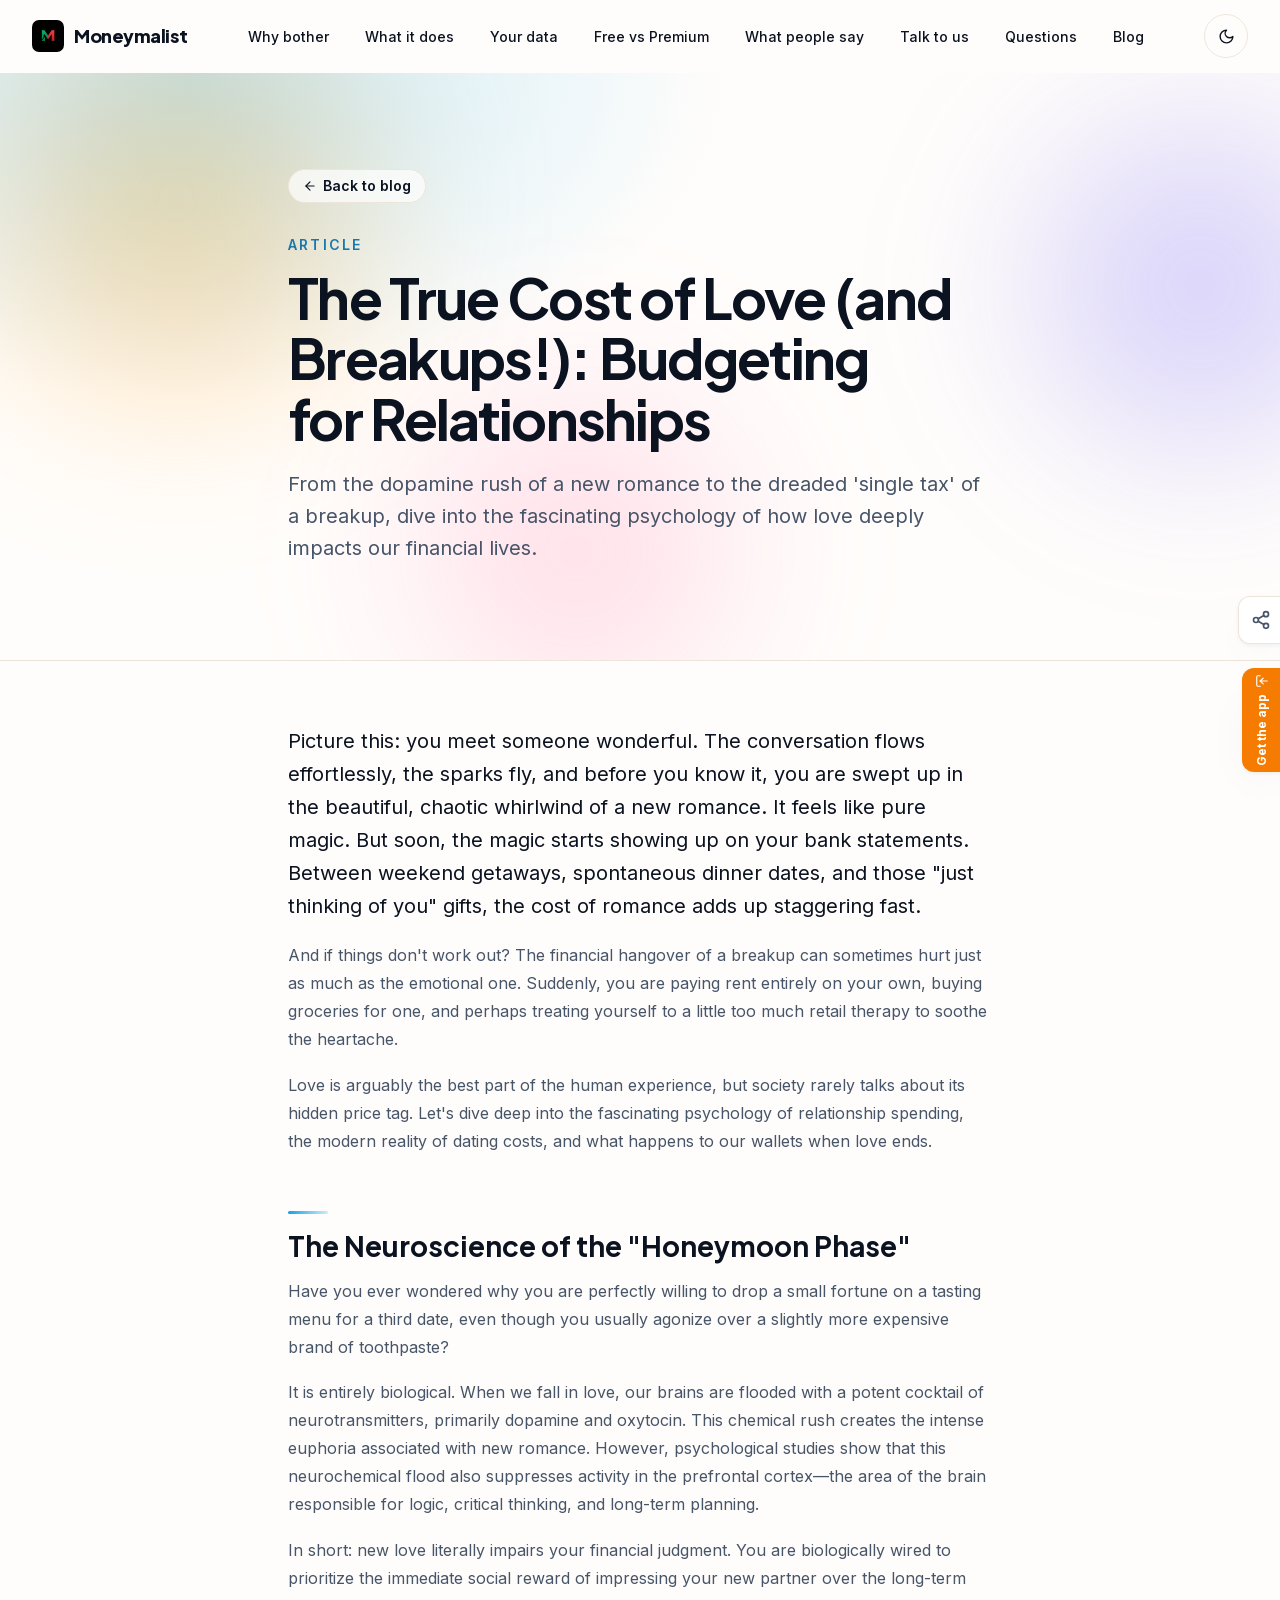
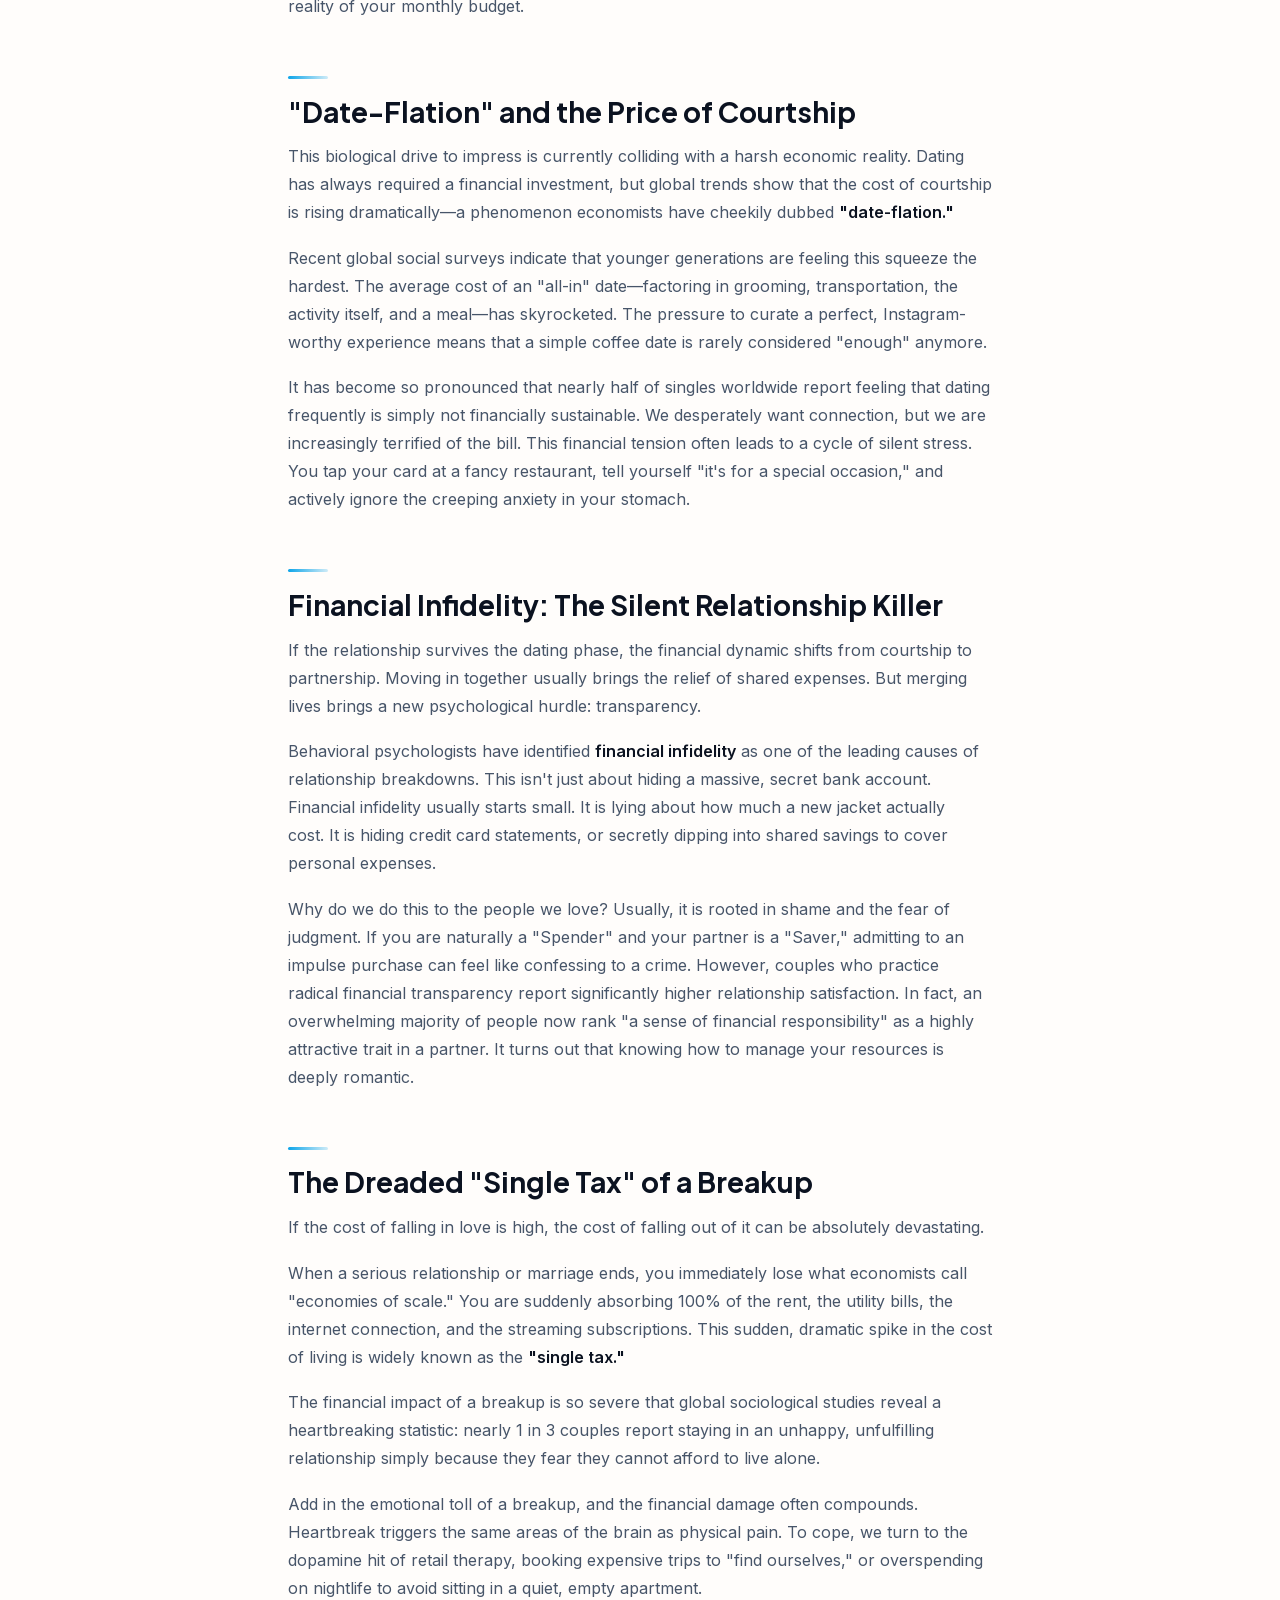
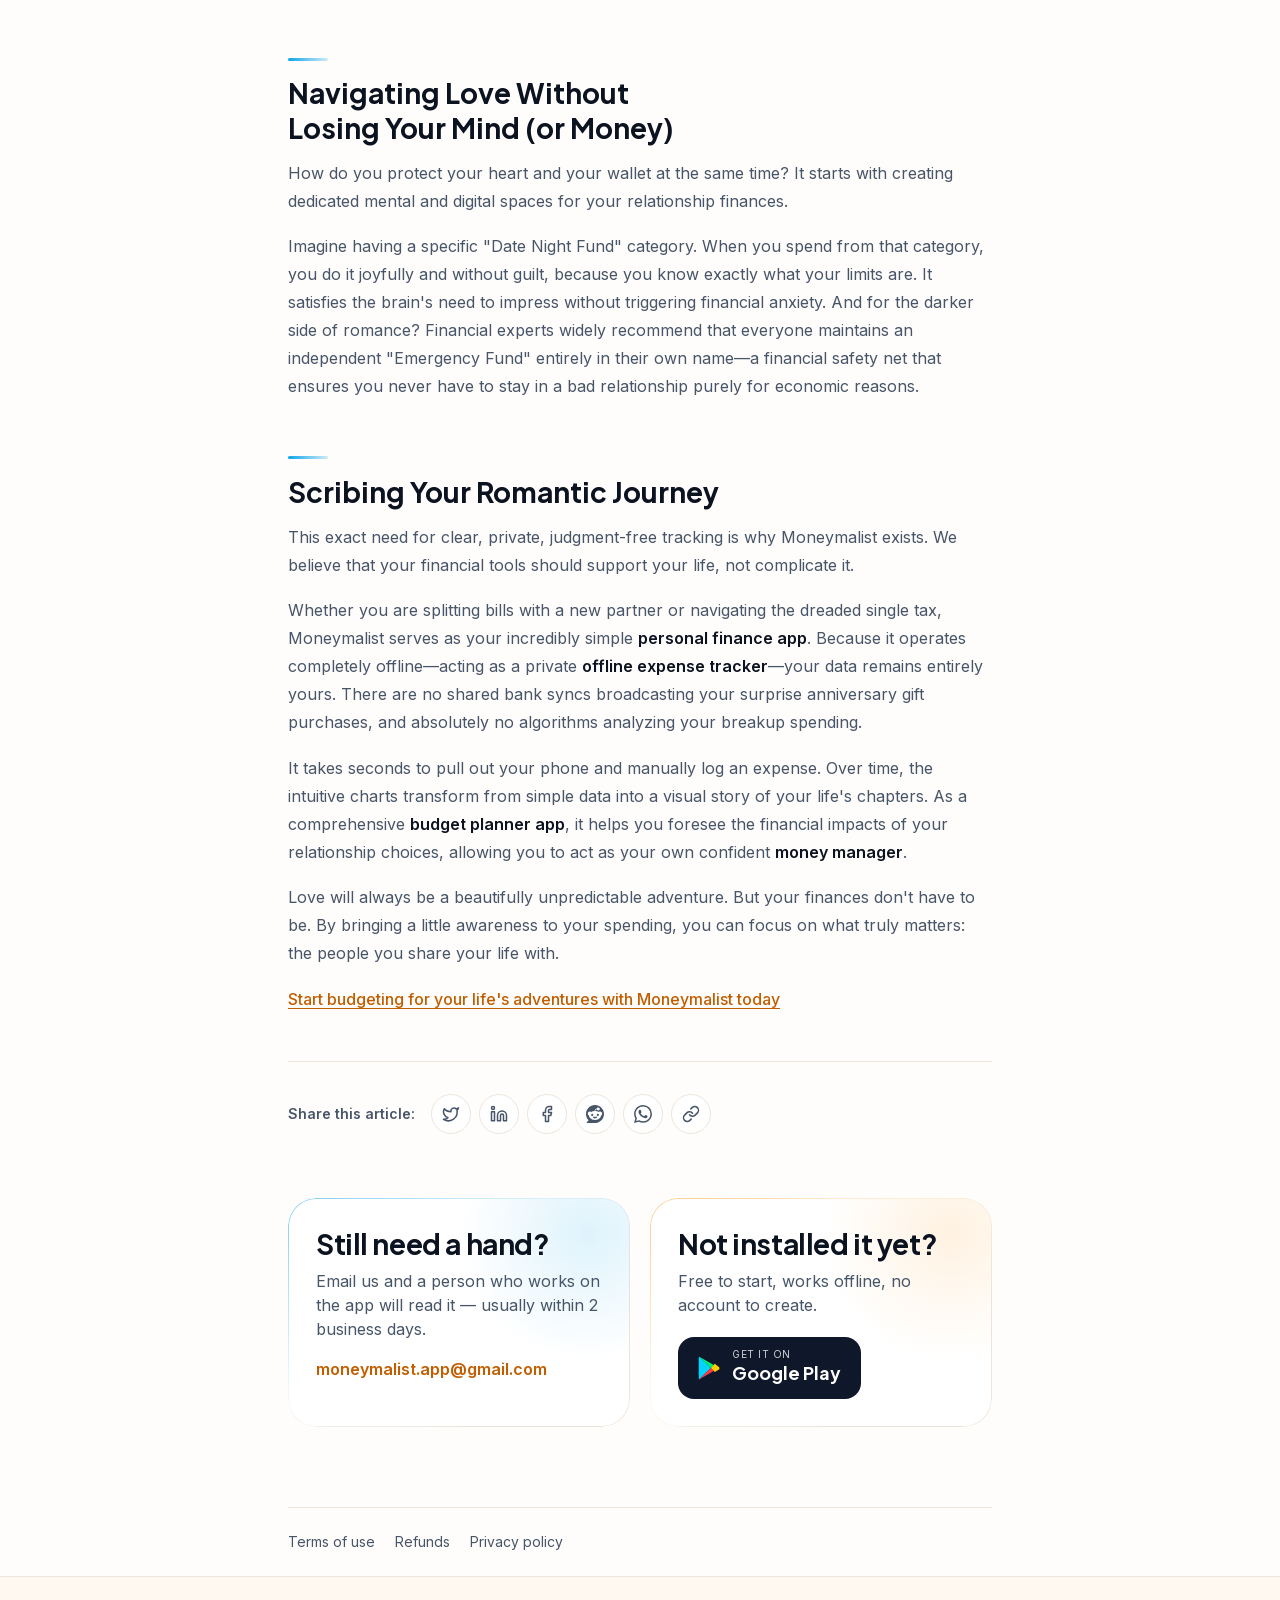
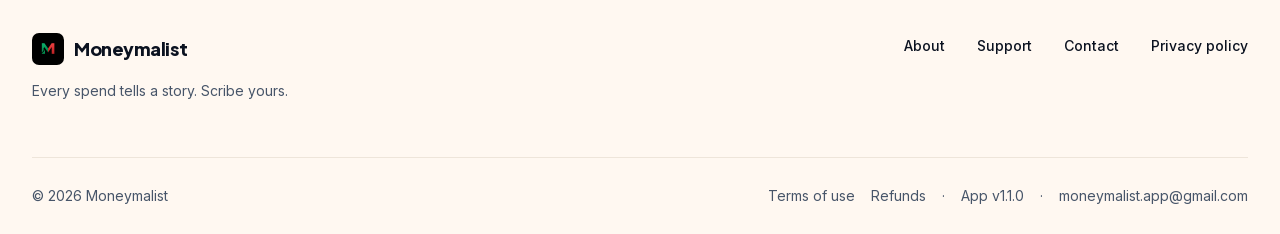
<file: blog/the-true-cost-of-love-and-breakups-budgeting-for-relationships/index.html>
<!DOCTYPE html><!--6IbU1buB83Dl4refRvxgi--><html lang="en" class="__variable_154f82 __variable_d0be19 __variable_fb1882"><head><meta charSet="utf-8"/><meta name="viewport" content="width=device-width, initial-scale=1"/><link rel="preload" href="/_next/static/media/3bd9a93c89179028-s.p.woff2" as="font" crossorigin="" type="font/woff2"/><link rel="preload" href="/_next/static/media/636a5ac981f94f8b-s.p.woff2" as="font" crossorigin="" type="font/woff2"/><link rel="preload" href="/_next/static/media/e4af272ccee01ff0-s.p.woff2" as="font" crossorigin="" type="font/woff2"/><link rel="preload" as="image" href="/logo.png"/><link rel="stylesheet" href="/_next/static/css/ce202d3552a6ae30.css" data-precedence="next"/><link rel="preload" as="script" fetchPriority="low" href="/_next/static/chunks/webpack-b23d268d7e7df333.js"/><script src="/_next/static/chunks/ebf0c473-91500a9b869337da.js" async=""></script><script src="/_next/static/chunks/611-5871def533a9bb43.js" async=""></script><script src="/_next/static/chunks/main-app-6f9e6adb62b50940.js" async=""></script><script src="/_next/static/chunks/579-27b3374cb3187cd2.js" async=""></script><script src="/_next/static/chunks/692-af3617498ebc904b.js" async=""></script><script src="/_next/static/chunks/app/layout-8b8d4dfad449c1dc.js" async=""></script><script src="/_next/static/chunks/app/blog/%5Bslug%5D/page-b7a2ec0bd49b32ef.js" async=""></script><link rel="canonical" href="https://moneymalist.com/"/><meta name="next-size-adjust" content=""/><meta name="theme-color" media="(prefers-color-scheme: light)" content="#fffdfb"/><meta name="theme-color" media="(prefers-color-scheme: dark)" content="#0f172a"/><meta name="color-scheme" content="light dark"/><title>Cost of Relationships &amp; Breakups | Financial Psychology of Dating | Moneymalist</title><meta name="description" content="Explore the financial impact of dating, date-flation, the hidden costs of breakups (the single tax), and how to manage relationship finances."/><meta name="application-name" content="Moneymalist"/><link rel="author" href="https://moneymalist.com"/><meta name="author" content="Moneymalist"/><meta name="keywords" content="expense tracker,offline expense tracker,budget planner app,money manager,personal finance app,daily expense tracker,budget app,savings tracker,private finance app,expense tracker without account"/><meta name="creator" content="Moneymalist"/><meta name="publisher" content="Moneymalist"/><meta name="robots" content="index, follow"/><meta name="googlebot" content="index, follow, max-image-preview:large, max-snippet:-1"/><meta name="category" content="finance"/><meta name="google-play-app" content="app-id=com.moneymalist"/><link rel="canonical" href="https://moneymalist.com/blog/the-true-cost-of-love-and-breakups-budgeting-for-relationships/"/><meta property="og:title" content="Cost of Relationships &amp; Breakups | Financial Psychology of Dating"/><meta property="og:description" content="Explore the financial impact of dating, date-flation, the hidden costs of breakups (the single tax), and how to manage relationship finances."/><meta property="og:url" content="https://moneymalist.com/blog/the-true-cost-of-love-and-breakups-budgeting-for-relationships/"/><meta property="og:type" content="article"/><meta name="twitter:card" content="summary_large_image"/><meta name="twitter:title" content="Cost of Relationships &amp; Breakups | Financial Psychology of Dating"/><meta name="twitter:description" content="Explore the financial impact of dating, date-flation, the hidden costs of breakups (the single tax), and how to manage relationship finances."/><link rel="icon" href="/icon.png?9c3c5aa9420adf1f" type="image/png" sizes="512x512"/><link rel="apple-touch-icon" href="/apple-icon.png?6b50628db2db3e1d" type="image/png" sizes="180x180"/><script>(function(){try{var d=document.documentElement;d.classList.add('js');var t=localStorage.getItem('mm-theme');if(t!=='dark'&&t!=='light'){t=window.matchMedia('(prefers-color-scheme: dark)').matches?'dark':'light';}d.setAttribute('data-theme',t);}catch(e){}})();</script><script src="/_next/static/chunks/polyfills-42372ed130431b0a.js" noModule=""></script></head><body><div hidden=""><!--$--><!--/$--></div><a href="#main" class="sr-only focus:not-sr-only focus:fixed focus:left-4 focus:top-4 focus:z-[100] focus:rounded-full focus:bg-ember-700 focus:px-5 focus:py-3 focus:text-sm focus:font-semibold focus:text-white">Skip to content</a><header class="sticky top-0 z-50 transition-all duration-300 border-b border-transparent translate-y-0"><div class="mx-auto w-full px-5 sm:px-8 max-w-7xl"><div class="flex h-16 md:h-18 items-center justify-between gap-4 py-2 md:py-3"><a class="rounded-lg" aria-label="Moneymalist home" href="/"><span class="flex items-center gap-2.5"><img alt="" width="32" height="32" decoding="async" data-nimg="1" class="shrink-0 rounded-[22%] hidden sm:block" style="color:transparent" src="/logo.png"/><span class="font-[family-name:var(--font-display)] text-lg font-extrabold tracking-tight">Moneymalist</span></span></a><nav aria-label="Sections of this page" class="hidden lg:block"><ul class="flex items-center gap-1"><li><a class="rounded-full px-4 py-2 text-sm font-medium transition-colors hover:bg-ember-50 hover:text-ember-800 dark:hover:bg-night-elevated dark:hover:text-ember-300" href="/#why">Why bother</a></li><li><a class="rounded-full px-4 py-2 text-sm font-medium transition-colors hover:bg-ember-50 hover:text-ember-800 dark:hover:bg-night-elevated dark:hover:text-ember-300" href="/#features">What it does</a></li><li><a class="rounded-full px-4 py-2 text-sm font-medium transition-colors hover:bg-ember-50 hover:text-ember-800 dark:hover:bg-night-elevated dark:hover:text-ember-300" href="/#privacy">Your data</a></li><li><a class="rounded-full px-4 py-2 text-sm font-medium transition-colors hover:bg-ember-50 hover:text-ember-800 dark:hover:bg-night-elevated dark:hover:text-ember-300" href="/#premium">Free vs Premium</a></li><li><a class="rounded-full px-4 py-2 text-sm font-medium transition-colors hover:bg-ember-50 hover:text-ember-800 dark:hover:bg-night-elevated dark:hover:text-ember-300" href="/#reviews">What people say</a></li><li><a class="rounded-full px-4 py-2 text-sm font-medium transition-colors hover:bg-ember-50 hover:text-ember-800 dark:hover:bg-night-elevated dark:hover:text-ember-300" href="/#feedback">Talk to us</a></li><li><a class="rounded-full px-4 py-2 text-sm font-medium transition-colors hover:bg-ember-50 hover:text-ember-800 dark:hover:bg-night-elevated dark:hover:text-ember-300" href="/#faq">Questions</a></li><li><a class="rounded-full px-4 py-2 text-sm font-medium transition-colors hover:bg-ember-50 hover:text-ember-800 dark:hover:bg-night-elevated dark:hover:text-ember-300" href="/blog/">Blog</a></li></ul></nav><div class="flex items-center gap-2"><button type="button" aria-label="Switch to dark theme" class="grid h-10 w-10 md:h-11 md:w-11 place-items-center rounded-full border border-[var(--hairline)] transition-colors hover:bg-ember-50 dark:hover:bg-night-elevated"><svg xmlns="http://www.w3.org/2000/svg" width="17" height="17" viewBox="0 0 24 24" fill="none" stroke="currentColor" stroke-width="2" stroke-linecap="round" stroke-linejoin="round" class="lucide lucide-moon" aria-hidden="true"><path d="M12 3a6 6 0 0 0 9 9 9 9 0 1 1-9-9Z"></path></svg></button><button type="button" aria-expanded="false" aria-controls="mobile-nav" aria-label="Open menu" class="grid h-10 w-10 md:h-11 md:w-11 place-items-center rounded-full border border-[var(--hairline)] lg:hidden"><svg xmlns="http://www.w3.org/2000/svg" width="18" height="18" viewBox="0 0 24 24" fill="none" stroke="currentColor" stroke-width="2" stroke-linecap="round" stroke-linejoin="round" class="lucide lucide-menu" aria-hidden="true"><line x1="4" x2="20" y1="12" y2="12"></line><line x1="4" x2="20" y1="6" y2="6"></line><line x1="4" x2="20" y1="18" y2="18"></line></svg></button></div></div></div></header><div class="fixed right-0 bottom-32 z-40 translate-x-[2px]"><a class="flex items-center gap-1.5 rounded-l-xl bg-ember-600 py-3 px-1.5 text-xs font-bold text-white shadow-lift transition-transform hover:-translate-x-1 hover:bg-ember-500" style="writing-mode:vertical-rl;text-orientation:mixed" target="_blank" rel="noopener noreferrer" href="https://play.google.com/store/apps/details?id=com.moneymalist&amp;referrer=utm_source%3Dmoneymalist.com%26utm_medium%3Dwebsite%26utm_campaign%3Dfloating_cta"><span class="rotate-180 flex items-center gap-1.5"><span>Get the app</span><svg xmlns="http://www.w3.org/2000/svg" width="14" height="14" viewBox="0 0 24 24" fill="none" stroke="currentColor" stroke-width="2" stroke-linecap="round" stroke-linejoin="round" class="lucide lucide-download -rotate-90"><path d="M21 15v4a2 2 0 0 1-2 2H5a2 2 0 0 1-2-2v-4"></path><polyline points="7 10 12 15 17 10"></polyline><line x1="12" x2="12" y1="15" y2="3"></line></svg></span></a></div><button aria-label="Scroll to top" class="fixed bottom-6 right-6 z-40 flex h-12 w-12 items-center justify-center rounded-full bg-[var(--card)] text-[var(--fg)] shadow-lift border border-[var(--hairline)] transition-all duration-300 hover:-translate-y-1 hover:bg-[var(--bg-soft)] focus:outline-none focus:ring-2 focus:ring-ember-500 translate-y-10 opacity-0 pointer-events-none"><svg xmlns="http://www.w3.org/2000/svg" width="22" height="22" viewBox="0 0 24 24" fill="none" stroke="currentColor" stroke-width="2.5" stroke-linecap="round" stroke-linejoin="round" class="lucide lucide-arrow-up"><path d="m5 12 7-7 7 7"></path><path d="M12 19V5"></path></svg></button><main id="main"><div style="--accent:var(--color-sky-500)"><header class="relative overflow-hidden border-b border-[var(--hairline)] py-16 sm:py-24"><div aria-hidden="true" class="pointer-events-none absolute inset-0 -z-10 overflow-hidden"><span class="absolute -left-[10%] -top-[30%] h-[38rem] w-[38rem] rounded-full bg-[radial-gradient(circle,rgba(255,183,77,0.55),transparent_65%)] blur-3xl [animation:mm-drift_28s_ease-in-out_infinite]"></span><span class="absolute -right-[15%] top-[-10%] h-[34rem] w-[34rem] rounded-full bg-[radial-gradient(circle,rgba(109,94,248,0.32),transparent_65%)] blur-3xl [animation:mm-drift_34s_ease-in-out_infinite_reverse]"></span><span class="absolute bottom-[-25%] left-[25%] h-[32rem] w-[32rem] rounded-full bg-[radial-gradient(circle,rgba(255,123,172,0.28),transparent_65%)] blur-3xl [animation:mm-drift_40s_ease-in-out_infinite]"></span></div><span aria-hidden="true" class="pointer-events-none absolute inset-0 -z-10 bg-[radial-gradient(60%_80%_at_15%_0%,color-mix(in_oklab,var(--accent)_22%,transparent),transparent_70%)]"></span><div class="mx-auto w-full px-5 sm:px-8 max-w-3xl"><a class="inline-flex items-center gap-1.5 rounded-full border border-[var(--hairline)] bg-[var(--card)]/70 px-3.5 py-1.5 text-sm font-semibold backdrop-blur transition-colors hover:border-[color-mix(in_oklab,var(--accent)_45%,transparent)]" href="/blog/"><svg xmlns="http://www.w3.org/2000/svg" width="14" height="14" viewBox="0 0 24 24" fill="none" stroke="currentColor" stroke-width="2" stroke-linecap="round" stroke-linejoin="round" class="lucide lucide-arrow-left" aria-hidden="true"><path d="m12 19-7-7 7-7"></path><path d="M19 12H5"></path></svg>Back to blog</a><p class="mt-8 text-sm font-semibold uppercase tracking-[0.16em]" style="color:color-mix(in oklab, var(--accent) 72%, var(--fg))">Article</p><h1 class="text-h1 mt-3">The True Cost of Love (and Breakups!): Budgeting for Relationships</h1><p class="mt-5 text-lead text-[var(--fg-muted)]">From the dopamine rush of a new romance to the dreaded &#x27;single tax&#x27; of a breakup, dive into the fascinating psychology of how love deeply impacts our financial lives.</p></div></header><div class="mx-auto w-full px-5 sm:px-8 max-w-3xl"><div class="prose-page py-16"><p>Picture this: you meet someone wonderful. The conversation flows effortlessly, the sparks fly, and before you know it, you are swept up in the beautiful, chaotic whirlwind of a new romance. It feels like pure magic. But soon, the magic starts showing up on your bank statements. Between weekend getaways, spontaneous dinner dates, and those &quot;just thinking of you&quot; gifts, the cost of romance adds up staggering fast.</p><p>And if things don&#x27;t work out? The financial hangover of a breakup can sometimes hurt just as much as the emotional one. Suddenly, you are paying rent entirely on your own, buying groceries for one, and perhaps treating yourself to a little too much retail therapy to soothe the heartache.</p><p>Love is arguably the best part of the human experience, but society rarely talks about its hidden price tag. Let&#x27;s dive deep into the fascinating psychology of relationship spending, the modern reality of dating costs, and what happens to our wallets when love ends.</p><h2>The Neuroscience of the &quot;Honeymoon Phase&quot;</h2><p>Have you ever wondered why you are perfectly willing to drop a small fortune on a tasting menu for a third date, even though you usually agonize over a slightly more expensive brand of toothpaste?</p><p>It is entirely biological. When we fall in love, our brains are flooded with a potent cocktail of neurotransmitters, primarily dopamine and oxytocin. This chemical rush creates the intense euphoria associated with new romance. However, psychological studies show that this neurochemical flood also suppresses activity in the prefrontal cortex—the area of the brain responsible for logic, critical thinking, and long-term planning.</p><p>In short: new love literally impairs your financial judgment. You are biologically wired to prioritize the immediate social reward of impressing your new partner over the long-term reality of your monthly budget.</p><h2>&quot;Date-Flation&quot; and the Price of Courtship</h2><p>This biological drive to impress is currently colliding with a harsh economic reality. Dating has always required a financial investment, but global trends show that the cost of courtship is rising dramatically—a phenomenon economists have cheekily dubbed <strong>&quot;date-flation.&quot;</strong></p><p>Recent global social surveys indicate that younger generations are feeling this squeeze the hardest. The average cost of an &quot;all-in&quot; date—factoring in grooming, transportation, the activity itself, and a meal—has skyrocketed. The pressure to curate a perfect, Instagram-worthy experience means that a simple coffee date is rarely considered &quot;enough&quot; anymore.</p><p>It has become so pronounced that nearly half of singles worldwide report feeling that dating frequently is simply not financially sustainable. We desperately want connection, but we are increasingly terrified of the bill. This financial tension often leads to a cycle of silent stress. You tap your card at a fancy restaurant, tell yourself &quot;it&#x27;s for a special occasion,&quot; and actively ignore the creeping anxiety in your stomach.</p><h2>Financial Infidelity: The Silent Relationship Killer</h2><p>If the relationship survives the dating phase, the financial dynamic shifts from courtship to partnership. Moving in together usually brings the relief of shared expenses. But merging lives brings a new psychological hurdle: transparency.</p><p>Behavioral psychologists have identified <strong>financial infidelity</strong> as one of the leading causes of relationship breakdowns. This isn&#x27;t just about hiding a massive, secret bank account. Financial infidelity usually starts small. It is lying about how much a new jacket actually cost. It is hiding credit card statements, or secretly dipping into shared savings to cover personal expenses.</p><p>Why do we do this to the people we love? Usually, it is rooted in shame and the fear of judgment. If you are naturally a &quot;Spender&quot; and your partner is a &quot;Saver,&quot; admitting to an impulse purchase can feel like confessing to a crime. However, couples who practice radical financial transparency report significantly higher relationship satisfaction. In fact, an overwhelming majority of people now rank &quot;a sense of financial responsibility&quot; as a highly attractive trait in a partner. It turns out that knowing how to manage your resources is deeply romantic.</p><h2>The Dreaded &quot;Single Tax&quot; of a Breakup</h2><p>If the cost of falling in love is high, the cost of falling out of it can be absolutely devastating.</p><p>When a serious relationship or marriage ends, you immediately lose what economists call &quot;economies of scale.&quot; You are suddenly absorbing 100% of the rent, the utility bills, the internet connection, and the streaming subscriptions. This sudden, dramatic spike in the cost of living is widely known as the <strong>&quot;single tax.&quot;</strong></p><p>The financial impact of a breakup is so severe that global sociological studies reveal a heartbreaking statistic: nearly 1 in 3 couples report staying in an unhappy, unfulfilling relationship simply because they fear they cannot afford to live alone.</p><p>Add in the emotional toll of a breakup, and the financial damage often compounds. Heartbreak triggers the same areas of the brain as physical pain. To cope, we turn to the dopamine hit of retail therapy, booking expensive trips to &quot;find ourselves,&quot; or overspending on nightlife to avoid sitting in a quiet, empty apartment.</p><h2>Navigating Love Without Losing Your Mind (or Money)</h2><p>How do you protect your heart and your wallet at the same time? It starts with creating dedicated mental and digital spaces for your relationship finances.</p><p>Imagine having a specific &quot;Date Night Fund&quot; category. When you spend from that category, you do it joyfully and without guilt, because you know exactly what your limits are. It satisfies the brain&#x27;s need to impress without triggering financial anxiety. And for the darker side of romance? Financial experts widely recommend that everyone maintains an independent &quot;Emergency Fund&quot; entirely in their own name—a financial safety net that ensures you never have to stay in a bad relationship purely for economic reasons.</p><h2>Scribing Your Romantic Journey</h2><p>This exact need for clear, private, judgment-free tracking is why Moneymalist exists. We believe that your financial tools should support your life, not complicate it.</p><p>Whether you are splitting bills with a new partner or navigating the dreaded single tax, Moneymalist serves as your incredibly simple <strong>personal finance app</strong>. Because it operates completely offline—acting as a private <strong>offline expense tracker</strong>—your data remains entirely yours. There are no shared bank syncs broadcasting your surprise anniversary gift purchases, and absolutely no algorithms analyzing your breakup spending.</p><p>It takes seconds to pull out your phone and manually log an expense. Over time, the intuitive charts transform from simple data into a visual story of your life&#x27;s chapters. As a comprehensive <strong>budget planner app</strong>, it helps you foresee the financial impacts of your relationship choices, allowing you to act as your own confident <strong>money manager</strong>.</p><p>Love will always be a beautifully unpredictable adventure. But your finances don&#x27;t have to be. By bringing a little awareness to your spending, you can focus on what truly matters: the people you share your life with.</p><p><a href="https://play.google.com/store/apps/details?id=com.moneymalist&amp;referrer=utm_source%3Dmoneymalist.com%26utm_medium%3Dwebsite%26utm_campaign%3Dblog-post-true-cost-of-love" target="_blank" rel="noopener noreferrer">Start budgeting for your life&#x27;s adventures with Moneymalist today</a></p><div class="mt-12 flex flex-col gap-4 border-t border-[var(--hairline)] pt-8 sm:flex-row sm:items-center"><span class="text-sm font-semibold text-[var(--fg-muted)]">Share this article:</span><div class="flex flex-wrap gap-2"><button class="flex h-10 w-10 items-center justify-center rounded-full border border-[var(--hairline)] bg-[var(--card)] text-[var(--fg-muted)] transition-colors hover:border-[color-mix(in_oklab,var(--accent)_45%,transparent)] hover:text-[var(--fg)]" aria-label="Share on Twitter"><svg xmlns="http://www.w3.org/2000/svg" width="18" height="18" viewBox="0 0 24 24" fill="none" stroke="currentColor" stroke-width="2" stroke-linecap="round" stroke-linejoin="round" class="lucide lucide-twitter"><path d="M22 4s-.7 2.1-2 3.4c1.6 10-9.4 17.3-18 11.6 2.2.1 4.4-.6 6-2C3 15.5.5 9.6 3 5c2.2 2.6 5.6 4.1 9 4-.9-4.2 4-6.6 7-3.8 1.1 0 3-1.2 3-1.2z"></path></svg></button><button class="flex h-10 w-10 items-center justify-center rounded-full border border-[var(--hairline)] bg-[var(--card)] text-[var(--fg-muted)] transition-colors hover:border-[color-mix(in_oklab,var(--accent)_45%,transparent)] hover:text-[var(--fg)]" aria-label="Share on LinkedIn"><svg xmlns="http://www.w3.org/2000/svg" width="18" height="18" viewBox="0 0 24 24" fill="none" stroke="currentColor" stroke-width="2" stroke-linecap="round" stroke-linejoin="round" class="lucide lucide-linkedin"><path d="M16 8a6 6 0 0 1 6 6v7h-4v-7a2 2 0 0 0-2-2 2 2 0 0 0-2 2v7h-4v-7a6 6 0 0 1 6-6z"></path><rect width="4" height="12" x="2" y="9"></rect><circle cx="4" cy="4" r="2"></circle></svg></button><button class="flex h-10 w-10 items-center justify-center rounded-full border border-[var(--hairline)] bg-[var(--card)] text-[var(--fg-muted)] transition-colors hover:border-[color-mix(in_oklab,var(--accent)_45%,transparent)] hover:text-[var(--fg)]" aria-label="Share on Facebook"><svg xmlns="http://www.w3.org/2000/svg" width="18" height="18" viewBox="0 0 24 24" fill="none" stroke="currentColor" stroke-width="2" stroke-linecap="round" stroke-linejoin="round" class="lucide lucide-facebook"><path d="M18 2h-3a5 5 0 0 0-5 5v3H7v4h3v8h4v-8h3l1-4h-4V7a1 1 0 0 1 1-1h3z"></path></svg></button><button class="flex h-10 w-10 items-center justify-center rounded-full border border-[var(--hairline)] bg-[var(--card)] text-[var(--fg-muted)] transition-colors hover:border-[color-mix(in_oklab,var(--accent)_45%,transparent)] hover:text-[var(--fg)]" aria-label="Share on Reddit"><svg width="18" height="18" viewBox="0 0 24 24" fill="currentColor" xmlns="http://www.w3.org/2000/svg"><path d="M12 0C5.373 0 0 5.373 0 12c0 3.314 1.343 6.314 3.515 8.485l-2.286 2.286C.775 23.225 1.097 24 1.738 24H12c6.627 0 12-5.373 12-12S18.627 0 12 0Zm4.388 3.199c1.104 0 1.999.895 1.999 1.999 0 1.105-.895 2-1.999 2-.946 0-1.739-.657-1.947-1.539v.002c-1.147.162-2.032 1.15-2.032 2.341v.007c1.776.067 3.4.567 4.686 1.363.473-.363 1.064-.58 1.707-.58 1.547 0 2.802 1.254 2.802 2.802 0 1.117-.655 2.081-1.601 2.531-.088 3.256-3.637 5.876-7.997 5.876-4.361 0-7.905-2.617-7.998-5.87-.954-.447-1.614-1.415-1.614-2.538 0-1.548 1.255-2.802 2.803-2.802.645 0 1.239.218 1.712.585 1.275-.79 2.881-1.291 4.64-1.365v-.01c0-1.663 1.263-3.034 2.88-3.207.188-.911.993-1.595 1.959-1.595Zm-8.085 8.376c-.784 0-1.459.78-1.506 1.797-.047 1.016.64 1.429 1.426 1.429.786 0 1.371-.369 1.418-1.385.047-1.017-.553-1.841-1.338-1.841Zm7.406 0c-.786 0-1.385.824-1.338 1.841.047 1.017.634 1.385 1.418 1.385.785 0 1.473-.413 1.426-1.429-.046-1.017-.721-1.797-1.506-1.797Zm-3.703 4.013c-.974 0-1.907.048-2.77.135-.147.015-.241.168-.183.305.483 1.154 1.622 1.964 2.953 1.964 1.33 0 2.47-.81 2.953-1.964.057-.137-.037-.29-.184-.305-.863-.087-1.795-.135-2.769-.135Z"></path></svg></button><button class="flex h-10 w-10 items-center justify-center rounded-full border border-[var(--hairline)] bg-[var(--card)] text-[var(--fg-muted)] transition-colors hover:border-[color-mix(in_oklab,var(--accent)_45%,transparent)] hover:text-[var(--fg)]" aria-label="Share on WhatsApp"><svg width="18" height="18" viewBox="0 0 24 24" fill="currentColor" xmlns="http://www.w3.org/2000/svg"><path d="M17.472 14.382c-.297-.149-1.758-.867-2.03-.967-.273-.099-.471-.148-.67.15-.197.297-.767.966-.94 1.164-.173.199-.347.223-.644.075-.297-.15-1.255-.463-2.39-1.475-.883-.788-1.48-1.761-1.653-2.059-.173-.297-.018-.458.13-.606.134-.133.298-.347.446-.52.149-.174.198-.298.298-.497.099-.198.05-.371-.025-.52-.075-.149-.669-1.612-.916-2.207-.242-.579-.487-.5-.669-.51-.173-.008-.371-.01-.57-.01-.198 0-.52.074-.792.372-.272.297-1.04 1.016-1.04 2.479 0 1.462 1.065 2.875 1.213 3.074.149.198 2.096 3.2 5.077 4.487.709.306 1.262.489 1.694.625.712.227 1.36.195 1.871.118.571-.085 1.758-.719 2.006-1.413.248-.694.248-1.289.173-1.413-.074-.124-.272-.198-.57-.347m-5.421 7.403h-.004a9.87 9.87 0 01-5.031-1.378l-.361-.214-3.741.982.998-3.648-.235-.374a9.86 9.86 0 01-1.51-5.26c.001-5.45 4.436-9.884 9.888-9.884 2.64 0 5.122 1.03 6.988 2.898a9.825 9.825 0 012.893 6.994c-.003 5.45-4.437 9.884-9.885 9.884m8.413-18.297A11.815 11.815 0 0012.05 0C5.495 0 .16 5.335.157 11.892c0 2.096.547 4.142 1.588 5.945L.057 24l6.305-1.654a11.882 11.882 0 005.683 1.448h.005c6.554 0 11.89-5.335 11.893-11.893a11.821 11.821 0 00-3.48-8.413Z"></path></svg></button><button class="flex h-10 w-10 items-center justify-center rounded-full border border-[var(--hairline)] bg-[var(--card)] text-[var(--fg-muted)] transition-colors hover:border-[color-mix(in_oklab,var(--accent)_45%,transparent)] hover:text-[var(--fg)]" aria-label="Copy link"><svg xmlns="http://www.w3.org/2000/svg" width="18" height="18" viewBox="0 0 24 24" fill="none" stroke="currentColor" stroke-width="2" stroke-linecap="round" stroke-linejoin="round" class="lucide lucide-link"><path d="M10 13a5 5 0 0 0 7.54.54l3-3a5 5 0 0 0-7.07-7.07l-1.72 1.71"></path><path d="M14 11a5 5 0 0 0-7.54-.54l-3 3a5 5 0 0 0 7.07 7.07l1.71-1.71"></path></svg></button></div></div></div></div><div class="mx-auto w-full px-5 sm:px-8 max-w-3xl"><div class="grid gap-5 pb-20 md:grid-cols-2"><div class="reveal"><div class="card-modern card-sheen h-full p-7" style="--accent:var(--color-sky-500)"><span class="sheen" aria-hidden="true"></span><div class="relative z-10 flex h-full flex-col"><h2 class="text-h3">Still need a hand?</h2><p class="mt-2 text-[var(--fg-muted)]">Email us and a person who works on the app will read it — usually<!-- --> <!-- -->within 2 business days<!-- -->.</p><a href="mailto:moneymalist.app@gmail.com" class="mt-4 w-fit font-semibold text-ember-700 hover:underline dark:text-ember-300">moneymalist.app@gmail.com</a></div></div></div><div class="reveal" style="transition-delay:100ms"><div class="card-modern card-sheen h-full p-7" style="--accent:var(--color-ember-500)"><span class="sheen" aria-hidden="true"></span><div class="relative z-10 flex h-full flex-col"><h2 class="text-h3">Not installed it yet?</h2><p class="mt-2 text-[var(--fg-muted)]">Free to start, works offline, no account to create.</p><div class="mt-auto pt-5"><a href="https://play.google.com/store/apps/details?id=com.moneymalist&amp;referrer=utm_source%3Dmoneymalist.com%26utm_medium%3Dwebsite%26utm_campaign%3Dsupporting-page" target="_blank" rel="noopener noreferrer" aria-label="Get Moneymalist on Google Play (opens the Play Store in a new tab)" class="inline-flex w-fit items-center gap-3 rounded-2xl bg-night px-5 py-3 text-white transition-transform duration-200 hover:-translate-y-0.5 motion-reduce:hover:translate-y-0 dark:bg-white dark:text-night "><svg viewBox="0 0 24 26" width="22" height="24" aria-hidden="true" class="shrink-0"><path d="M1.4 0.6A1.9 1.9 0 0 0 .8 2v22a1.9 1.9 0 0 0 .6 1.4L13.9 13Z" fill="#00D4FF"></path><path d="m18.3 8.4-3.3 3.3-1.1 1.3 4.4 4.4 4.2-2.4c1.3-.7 1.3-2.8 0-3.5Z" fill="#FFCE00"></path><path d="m1.4 25.4 12.5-12.4 3.3 3.3-14.2 8.1a1.8 1.8 0 0 1-1.6 1Z" fill="#FF3A44"></path><path d="M1.4.6 17.2 9.6l-3.3 3.4Z" fill="#00F076"></path></svg><span class="flex flex-col leading-none"><span class="text-[0.625rem] uppercase tracking-wider opacity-80">Get it on</span><span class="font-[family-name:var(--font-display)] text-lg font-bold">Google Play</span></span></a></div></div></div></div></div><nav aria-label="Legal" class="flex flex-wrap gap-x-5 gap-y-2 border-t border-[var(--hairline)] py-6 text-sm text-[var(--fg-muted)]"><a class="hover:text-ember-700" href="/terms/">Terms of use</a><a class="hover:text-ember-700" href="/refunds/">Refunds</a><a class="hover:text-ember-700" href="/privacy-policy/">Privacy policy</a></nav></div></div><div class="fixed right-0 bottom-64 z-40 flex flex-col items-end gap-2 pr-0"><div class="translate-x-[2px]"><button class="flex h-12 w-11 items-center justify-center rounded-l-xl bg-[var(--card)] border border-r-0 border-[var(--hairline)] text-[var(--fg-muted)] shadow-lift transition-transform hover:-translate-x-1 hover:text-[var(--fg)]" aria-label="Toggle share menu"><svg xmlns="http://www.w3.org/2000/svg" width="20" height="20" viewBox="0 0 24 24" fill="none" stroke="currentColor" stroke-width="2" stroke-linecap="round" stroke-linejoin="round" class="lucide lucide-share2"><circle cx="18" cy="5" r="3"></circle><circle cx="6" cy="12" r="3"></circle><circle cx="18" cy="19" r="3"></circle><line x1="8.59" x2="15.42" y1="13.51" y2="17.49"></line><line x1="15.41" x2="8.59" y1="6.51" y2="10.49"></line></svg></button></div></div><!--$--><!--/$--></main><footer class="border-t border-[var(--hairline)] bg-[var(--bg-soft)]"><div class="mx-auto w-full px-5 sm:px-8 max-w-7xl"><div class="flex flex-col gap-6 md:gap-10 py-8 md:py-14 md:flex-row md:items-start md:justify-between"><div class="flex max-w-sm flex-col gap-4"><a class="w-fit rounded-lg" href="/"><span class="flex items-center gap-2.5"><img alt="" loading="lazy" width="32" height="32" decoding="async" data-nimg="1" class="shrink-0 rounded-[22%]" style="color:transparent" src="/logo.png"/><span class="font-[family-name:var(--font-display)] text-lg font-extrabold tracking-tight">Moneymalist</span></span></a><p class="text-sm text-[var(--fg-muted)]">Every spend tells a story. Scribe yours.</p></div><nav aria-label="Footer"><ul class="flex flex-wrap gap-x-4 gap-y-3 md:gap-x-8"><li><a class="text-xs font-medium transition-colors hover:text-ember-700 md:text-sm" href="/about/">About</a></li><li><a class="text-xs font-medium transition-colors hover:text-ember-700 md:text-sm" href="/support/">Support</a></li><li><a class="text-xs font-medium transition-colors hover:text-ember-700 md:text-sm" href="/contact/">Contact</a></li><li><a class="text-xs font-medium transition-colors hover:text-ember-700 md:text-sm" href="/privacy-policy/">Privacy policy</a></li></ul></nav></div><div class="flex flex-col gap-3 border-t border-[var(--hairline)] py-7 text-xs text-[var(--fg-muted)] sm:flex-row sm:items-center sm:justify-between md:text-sm"><p>© <!-- -->2026<!-- --> <!-- -->Moneymalist</p><p class="flex flex-wrap items-center gap-x-4 gap-y-1"><a class="hover:text-ember-700" href="/terms/">Terms of use</a><a class="hover:text-ember-700" href="/refunds/">Refunds</a><span aria-hidden="true">·</span><span>App v<!-- -->1.1.0</span><span aria-hidden="true">·</span><a href="mailto:moneymalist.app@gmail.com" class="hover:text-ember-700">moneymalist.app@gmail.com</a></p></div></div></footer><script src="/_next/static/chunks/webpack-b23d268d7e7df333.js" id="_R_" async=""></script><script>(self.__next_f=self.__next_f||[]).push([0])</script><script>self.__next_f.push([1,"1:\"$Sreact.fragment\"\n2:I[8822,[\"579\",\"static/chunks/579-27b3374cb3187cd2.js\",\"692\",\"static/chunks/692-af3617498ebc904b.js\",\"177\",\"static/chunks/app/layout-8b8d4dfad449c1dc.js\"],\"Header\"]\n3:I[7579,[\"579\",\"static/chunks/579-27b3374cb3187cd2.js\",\"953\",\"static/chunks/app/blog/%5Bslug%5D/page-b7a2ec0bd49b32ef.js\"],\"\"]\n4:I[4923,[\"579\",\"static/chunks/579-27b3374cb3187cd2.js\",\"692\",\"static/chunks/692-af3617498ebc904b.js\",\"177\",\"static/chunks/app/layout-8b8d4dfad449c1dc.js\"],\"ScrollToTop\"]\n5:I[4598,[],\"\"]\n6:I[5292,[],\"\"]\nf:I[5998,[],\"\"]\n:HL[\"/_next/static/media/3bd9a93c89179028-s.p.woff2\",\"font\",{\"crossOrigin\":\"\",\"type\":\"font/woff2\"}]\n:HL[\"/_next/static/media/636a5ac981f94f8b-s.p.woff2\",\"font\",{\"crossOrigin\":\"\",\"type\":\"font/woff2\"}]\n:HL[\"/_next/static/media/e4af272ccee01ff0-s.p.woff2\",\"font\",{\"crossOrigin\":\"\",\"type\":\"font/woff2\"}]\n:HL[\"/_next/static/css/ce202d3552a6ae30.css\",\"style\"]\n"])</script><script>self.__next_f.push([1,"0:{\"P\":null,\"b\":\"6IbU1buB83Dl4refRvxgi\",\"p\":\"\",\"c\":[\"\",\"blog\",\"the-true-cost-of-love-and-breakups-budgeting-for-relationships\",\"\"],\"i\":false,\"f\":[[[\"\",{\"children\":[\"blog\",{\"children\":[[\"slug\",\"the-true-cost-of-love-and-breakups-budgeting-for-relationships\",\"d\"],{\"children\":[\"__PAGE__\",{}]}]}]},\"$undefined\",\"$undefined\",true],[\"\",[\"$\",\"$1\",\"c\",{\"children\":[[[\"$\",\"link\",\"0\",{\"rel\":\"stylesheet\",\"href\":\"/_next/static/css/ce202d3552a6ae30.css\",\"precedence\":\"next\",\"crossOrigin\":\"$undefined\",\"nonce\":\"$undefined\"}]],[\"$\",\"html\",null,{\"lang\":\"en\",\"className\":\"__variable_154f82 __variable_d0be19 __variable_fb1882\",\"suppressHydrationWarning\":true,\"children\":[[\"$\",\"head\",null,{\"children\":[[\"$\",\"script\",null,{\"dangerouslySetInnerHTML\":{\"__html\":\"(function(){try{var d=document.documentElement;d.classList.add('js');var t=localStorage.getItem('mm-theme');if(t!=='dark'\u0026\u0026t!=='light'){t=window.matchMedia('(prefers-color-scheme: dark)').matches?'dark':'light';}d.setAttribute('data-theme',t);}catch(e){}})();\"}}],[\"$\",\"link\",null,{\"rel\":\"canonical\",\"href\":\"https://moneymalist.com/\"}]]}],[\"$\",\"body\",null,{\"children\":[[\"$\",\"a\",null,{\"href\":\"#main\",\"className\":\"sr-only focus:not-sr-only focus:fixed focus:left-4 focus:top-4 focus:z-[100] focus:rounded-full focus:bg-ember-700 focus:px-5 focus:py-3 focus:text-sm focus:font-semibold focus:text-white\",\"children\":\"Skip to content\"}],null,[\"$\",\"$L2\",null,{}],[\"$\",\"div\",null,{\"className\":\"fixed right-0 bottom-32 z-40 translate-x-[2px]\",\"children\":[\"$\",\"$L3\",null,{\"href\":\"https://play.google.com/store/apps/details?id=com.moneymalist\u0026referrer=utm_source%3Dmoneymalist.com%26utm_medium%3Dwebsite%26utm_campaign%3Dfloating_cta\",\"className\":\"flex items-center gap-1.5 rounded-l-xl bg-ember-600 py-3 px-1.5 text-xs font-bold text-white shadow-lift transition-transform hover:-translate-x-1 hover:bg-ember-500\",\"style\":{\"writingMode\":\"vertical-rl\",\"textOrientation\":\"mixed\"},\"target\":\"_blank\",\"rel\":\"noopener noreferrer\",\"children\":[\"$\",\"span\",null,{\"className\":\"rotate-180 flex items-center gap-1.5\",\"children\":[[\"$\",\"span\",null,{\"children\":\"Get the app\"}],[\"$\",\"svg\",null,{\"ref\":\"$undefined\",\"xmlns\":\"http://www.w3.org/2000/svg\",\"width\":14,\"height\":14,\"viewBox\":\"0 0 24 24\",\"fill\":\"none\",\"stroke\":\"currentColor\",\"strokeWidth\":2,\"strokeLinecap\":\"round\",\"strokeLinejoin\":\"round\",\"className\":\"lucide lucide-download -rotate-90\",\"children\":[[\"$\",\"path\",\"ih7n3h\",{\"d\":\"M21 15v4a2 2 0 0 1-2 2H5a2 2 0 0 1-2-2v-4\"}],[\"$\",\"polyline\",\"2ggqvy\",{\"points\":\"7 10 12 15 17 10\"}],[\"$\",\"line\",\"1vk2je\",{\"x1\":\"12\",\"x2\":\"12\",\"y1\":\"15\",\"y2\":\"3\"}],\"$undefined\"]}]]}]}]}],[\"$\",\"$L4\",null,{}],[\"$\",\"main\",null,{\"id\":\"main\",\"children\":[\"$\",\"$L5\",null,{\"parallelRouterKey\":\"children\",\"error\":\"$undefined\",\"errorStyles\":\"$undefined\",\"errorScripts\":\"$undefined\",\"template\":[\"$\",\"$L6\",null,{}],\"templateStyles\":\"$undefined\",\"templateScripts\":\"$undefined\",\"notFound\":[[[\"$\",\"title\",null,{\"children\":\"404: This page could not be found.\"}],[\"$\",\"div\",null,{\"style\":{\"fontFamily\":\"system-ui,\\\"Segoe UI\\\",Roboto,Helvetica,Arial,sans-serif,\\\"Apple Color Emoji\\\",\\\"Segoe UI Emoji\\\"\",\"height\":\"100vh\",\"textAlign\":\"center\",\"display\":\"flex\",\"flexDirection\":\"column\",\"alignItems\":\"center\",\"justifyContent\":\"center\"},\"children\":[\"$\",\"div\",null,{\"children\":[[\"$\",\"style\",null,{\"dangerouslySetInnerHTML\":{\"__html\":\"body{color:#000;background:#fff;margin:0}.next-error-h1{border-right:1px solid rgba(0,0,0,.3)}@media (prefers-color-scheme:dark){body{color:#fff;background:#000}.next-error-h1{border-right:1px solid rgba(255,255,255,.3)}}\"}}],[\"$\",\"h1\",null,{\"className\":\"next-error-h1\",\"style\":{\"display\":\"inline-block\",\"margin\":\"0 20px 0 0\",\"padding\":\"0 23px 0 0\",\"fontSize\":24,\"fontWeight\":500,\"verticalAlign\":\"top\",\"lineHeight\":\"49px\"},\"children\":404}],[\"$\",\"div\",null,{\"style\":{\"display\":\"inline-block\"},\"children\":[\"$\",\"h2\",null,{\"style\":{\"fontSize\":14,\"fontWeight\":400,\"lineHeight\":\"49px\",\"margin\":0},\"children\":\"This page could not be found.\"}]}]]}]}]],[]],\"forbidden\":\"$undefined\",\"unauthorized\":\"$undefined\"}]}],[\"$\",\"footer\",null,{\"className\":\"border-t border-[var(--hairline)] bg-[var(--bg-soft)]\",\"children\":[\"$\",\"div\",null,{\"className\":\"mx-auto w-full px-5 sm:px-8 max-w-7xl\",\"children\":[[\"$\",\"div\",null,{\"className\":\"flex flex-col gap-6 md:gap-10 py-8 md:py-14 md:flex-row md:items-start md:justify-between\",\"children\":[[\"$\",\"div\",null,{\"className\":\"flex max-w-sm flex-col gap-4\",\"children\":[\"$L7\",\"$L8\"]}],\"$L9\"]}],\"$La\"]}]}]]}]]}]]}],{\"children\":[\"blog\",\"$Lb\",{\"children\":[[\"slug\",\"the-true-cost-of-love-and-breakups-budgeting-for-relationships\",\"d\"],\"$Lc\",{\"children\":[\"__PAGE__\",\"$Ld\",{},null,false]},null,false]},null,false]},null,false],\"$Le\",false]],\"m\":\"$undefined\",\"G\":[\"$f\",[]],\"s\":false,\"S\":true}\n"])</script><script>self.__next_f.push([1,"10:I[8028,[\"579\",\"static/chunks/579-27b3374cb3187cd2.js\",\"692\",\"static/chunks/692-af3617498ebc904b.js\",\"177\",\"static/chunks/app/layout-8b8d4dfad449c1dc.js\"],\"Image\"]\n12:I[1215,[],\"OutletBoundary\"]\n14:I[206,[],\"AsyncMetadataOutlet\"]\n16:I[1215,[],\"ViewportBoundary\"]\n18:I[1215,[],\"MetadataBoundary\"]\n19:\"$Sreact.suspense\"\n7:[\"$\",\"$L3\",null,{\"href\":\"/\",\"className\":\"w-fit rounded-lg\",\"children\":[\"$\",\"span\",null,{\"className\":\"flex items-center gap-2.5\",\"children\":[[\"$\",\"$L10\",null,{\"src\":\"/logo.png\",\"alt\":\"\",\"width\":32,\"height\":32,\"priority\":false,\"className\":\"shrink-0 rounded-[22%]\"}],[\"$\",\"span\",null,{\"className\":\"font-[family-name:var(--font-display)] text-lg font-extrabold tracking-tight\",\"children\":\"Moneymalist\"}]]}]}]\n8:[\"$\",\"p\",null,{\"className\":\"text-sm text-[var(--fg-muted)]\",\"children\":\"Every spend tells a story. Scribe yours.\"}]\n"])</script><script>self.__next_f.push([1,"9:[\"$\",\"nav\",null,{\"aria-label\":\"Footer\",\"children\":[\"$\",\"ul\",null,{\"className\":\"flex flex-wrap gap-x-4 gap-y-3 md:gap-x-8\",\"children\":[[\"$\",\"li\",\"/about/\",{\"children\":[\"$\",\"$L3\",null,{\"href\":\"/about/\",\"className\":\"text-xs font-medium transition-colors hover:text-ember-700 md:text-sm\",\"children\":\"About\"}]}],[\"$\",\"li\",\"/support/\",{\"children\":[\"$\",\"$L3\",null,{\"href\":\"/support/\",\"className\":\"text-xs font-medium transition-colors hover:text-ember-700 md:text-sm\",\"children\":\"Support\"}]}],[\"$\",\"li\",\"/contact/\",{\"children\":[\"$\",\"$L3\",null,{\"href\":\"/contact/\",\"className\":\"text-xs font-medium transition-colors hover:text-ember-700 md:text-sm\",\"children\":\"Contact\"}]}],[\"$\",\"li\",\"/privacy-policy/\",{\"children\":[\"$\",\"$L3\",null,{\"href\":\"/privacy-policy/\",\"className\":\"text-xs font-medium transition-colors hover:text-ember-700 md:text-sm\",\"children\":\"Privacy policy\"}]}]]}]}]\n"])</script><script>self.__next_f.push([1,"a:[\"$\",\"div\",null,{\"className\":\"flex flex-col gap-3 border-t border-[var(--hairline)] py-7 text-xs text-[var(--fg-muted)] sm:flex-row sm:items-center sm:justify-between md:text-sm\",\"children\":[[\"$\",\"p\",null,{\"children\":[\"© \",2026,\" \",\"Moneymalist\"]}],[\"$\",\"p\",null,{\"className\":\"flex flex-wrap items-center gap-x-4 gap-y-1\",\"children\":[[[\"$\",\"$L3\",\"/terms/\",{\"href\":\"/terms/\",\"className\":\"hover:text-ember-700\",\"children\":\"Terms of use\"}],[\"$\",\"$L3\",\"/refunds/\",{\"href\":\"/refunds/\",\"className\":\"hover:text-ember-700\",\"children\":\"Refunds\"}]],[\"$\",\"span\",null,{\"aria-hidden\":\"true\",\"children\":\"·\"}],[\"$\",\"span\",null,{\"children\":[\"App v\",\"1.1.0\"]}],[\"$\",\"span\",null,{\"aria-hidden\":\"true\",\"children\":\"·\"}],[\"$\",\"a\",null,{\"href\":\"mailto:moneymalist.app@gmail.com\",\"className\":\"hover:text-ember-700\",\"children\":\"moneymalist.app@gmail.com\"}]]}]]}]\n"])</script><script>self.__next_f.push([1,"b:[\"$\",\"$1\",\"c\",{\"children\":[null,[\"$\",\"$L5\",null,{\"parallelRouterKey\":\"children\",\"error\":\"$undefined\",\"errorStyles\":\"$undefined\",\"errorScripts\":\"$undefined\",\"template\":[\"$\",\"$L6\",null,{}],\"templateStyles\":\"$undefined\",\"templateScripts\":\"$undefined\",\"notFound\":\"$undefined\",\"forbidden\":\"$undefined\",\"unauthorized\":\"$undefined\"}]]}]\nc:[\"$\",\"$1\",\"c\",{\"children\":[null,[\"$\",\"$L5\",null,{\"parallelRouterKey\":\"children\",\"error\":\"$undefined\",\"errorStyles\":\"$undefined\",\"errorScripts\":\"$undefined\",\"template\":[\"$\",\"$L6\",null,{}],\"templateStyles\":\"$undefined\",\"templateScripts\":\"$undefined\",\"notFound\":\"$undefined\",\"forbidden\":\"$undefined\",\"unauthorized\":\"$undefined\"}]]}]\nd:[\"$\",\"$1\",\"c\",{\"children\":[\"$L11\",null,[\"$\",\"$L12\",null,{\"children\":[\"$L13\",[\"$\",\"$L14\",null,{\"promise\":\"$@15\"}]]}]]}]\ne:[\"$\",\"$1\",\"h\",{\"children\":[null,[[\"$\",\"$L16\",null,{\"children\":\"$L17\"}],[\"$\",\"meta\",null,{\"name\":\"next-size-adjust\",\"content\":\"\"}]],[\"$\",\"$L18\",null,{\"children\":[\"$\",\"div\",null,{\"hidden\":true,\"children\":[\"$\",\"$19\",null,{\"fallback\":null,\"children\":\"$L1a\"}]}]}]]}]\n"])</script><script>self.__next_f.push([1,"11:[[\"$\",\"div\",null,{\"style\":{\"--accent\":\"var(--color-sky-500)\"},\"children\":[[\"$\",\"header\",null,{\"className\":\"relative overflow-hidden border-b border-[var(--hairline)] py-16 sm:py-24\",\"children\":[[\"$\",\"div\",null,{\"aria-hidden\":\"true\",\"className\":\"pointer-events-none absolute inset-0 -z-10 overflow-hidden\",\"children\":[[\"$\",\"span\",null,{\"className\":\"absolute -left-[10%] -top-[30%] h-[38rem] w-[38rem] rounded-full bg-[radial-gradient(circle,rgba(255,183,77,0.55),transparent_65%)] blur-3xl [animation:mm-drift_28s_ease-in-out_infinite]\"}],[\"$\",\"span\",null,{\"className\":\"absolute -right-[15%] top-[-10%] h-[34rem] w-[34rem] rounded-full bg-[radial-gradient(circle,rgba(109,94,248,0.32),transparent_65%)] blur-3xl [animation:mm-drift_34s_ease-in-out_infinite_reverse]\"}],[\"$\",\"span\",null,{\"className\":\"absolute bottom-[-25%] left-[25%] h-[32rem] w-[32rem] rounded-full bg-[radial-gradient(circle,rgba(255,123,172,0.28),transparent_65%)] blur-3xl [animation:mm-drift_40s_ease-in-out_infinite]\"}]]}],[\"$\",\"span\",null,{\"aria-hidden\":\"true\",\"className\":\"pointer-events-none absolute inset-0 -z-10 bg-[radial-gradient(60%_80%_at_15%_0%,color-mix(in_oklab,var(--accent)_22%,transparent),transparent_70%)]\"}],[\"$\",\"div\",null,{\"className\":\"mx-auto w-full px-5 sm:px-8 max-w-3xl\",\"children\":[[\"$\",\"$L3\",null,{\"href\":\"/blog\",\"className\":\"inline-flex items-center gap-1.5 rounded-full border border-[var(--hairline)] bg-[var(--card)]/70 px-3.5 py-1.5 text-sm font-semibold backdrop-blur transition-colors hover:border-[color-mix(in_oklab,var(--accent)_45%,transparent)]\",\"children\":[[\"$\",\"svg\",null,{\"ref\":\"$undefined\",\"xmlns\":\"http://www.w3.org/2000/svg\",\"width\":14,\"height\":14,\"viewBox\":\"0 0 24 24\",\"fill\":\"none\",\"stroke\":\"currentColor\",\"strokeWidth\":2,\"strokeLinecap\":\"round\",\"strokeLinejoin\":\"round\",\"className\":\"lucide lucide-arrow-left\",\"aria-hidden\":\"true\",\"children\":[[\"$\",\"path\",\"1l729n\",{\"d\":\"m12 19-7-7 7-7\"}],[\"$\",\"path\",\"x3x0zl\",{\"d\":\"M19 12H5\"}],\"$undefined\"]}],\"Back to blog\"]}],[\"$\",\"p\",null,{\"className\":\"mt-8 text-sm font-semibold uppercase tracking-[0.16em]\",\"style\":{\"color\":\"color-mix(in oklab, var(--accent) 72%, var(--fg))\"},\"children\":\"Article\"}],[\"$\",\"h1\",null,{\"className\":\"text-h1 mt-3\",\"children\":\"The True Cost of Love (and Breakups!): Budgeting for Relationships\"}],[\"$\",\"p\",null,{\"className\":\"mt-5 text-lead text-[var(--fg-muted)]\",\"children\":\"From the dopamine rush of a new romance to the dreaded 'single tax' of a breakup, dive into the fascinating psychology of how love deeply impacts our financial lives.\"}],null]}]]}],[\"$\",\"div\",null,{\"className\":\"mx-auto w-full px-5 sm:px-8 max-w-3xl\",\"children\":[\"$\",\"div\",null,{\"className\":\"prose-page py-16\",\"children\":[[[\"$\",\"p\",null,{\"children\":\"Picture this: you meet someone wonderful. The conversation flows effortlessly, the sparks fly, and before you know it, you are swept up in the beautiful, chaotic whirlwind of a new romance. It feels like pure magic. But soon, the magic starts showing up on your bank statements. Between weekend getaways, spontaneous dinner dates, and those \\\"just thinking of you\\\" gifts, the cost of romance adds up staggering fast.\"}],[\"$\",\"p\",null,{\"children\":\"And if things don't work out? The financial hangover of a breakup can sometimes hurt just as much as the emotional one. Suddenly, you are paying rent entirely on your own, buying groceries for one, and perhaps treating yourself to a little too much retail therapy to soothe the heartache.\"}],[\"$\",\"p\",null,{\"children\":\"Love is arguably the best part of the human experience, but society rarely talks about its hidden price tag. Let's dive deep into the fascinating psychology of relationship spending, the modern reality of dating costs, and what happens to our wallets when love ends.\"}],\"$L1b\",\"$L1c\",\"$L1d\",\"$L1e\",\"$L1f\",\"$L20\",\"$L21\",\"$L22\",\"$L23\",\"$L24\",\"$L25\",\"$L26\",\"$L27\",\"$L28\",\"$L29\",\"$L2a\",\"$L2b\",\"$L2c\",\"$L2d\",\"$L2e\",\"$L2f\",\"$L30\",\"$L31\",\"$L32\",\"$L33\",\"$L34\"],\"$L35\"]}]}],\"$L36\"]}],\"$L37\"]\n"])</script><script>self.__next_f.push([1,"38:I[4288,[\"579\",\"static/chunks/579-27b3374cb3187cd2.js\",\"953\",\"static/chunks/app/blog/%5Bslug%5D/page-b7a2ec0bd49b32ef.js\"],\"ShareButtons\"]\n39:I[7453,[\"579\",\"static/chunks/579-27b3374cb3187cd2.js\",\"953\",\"static/chunks/app/blog/%5Bslug%5D/page-b7a2ec0bd49b32ef.js\"],\"Reveal\"]\n3a:I[1241,[\"579\",\"static/chunks/579-27b3374cb3187cd2.js\",\"953\",\"static/chunks/app/blog/%5Bslug%5D/page-b7a2ec0bd49b32ef.js\"],\"FloatingShare\"]\n1b:[\"$\",\"h2\",null,{\"children\":\"The Neuroscience of the \\\"Honeymoon Phase\\\"\"}]\n1c:[\"$\",\"p\",null,{\"children\":\"Have you ever wondered why you are perfectly willing to drop a small fortune on a tasting menu for a third date, even though you usually agonize over a slightly more expensive brand of toothpaste?\"}]\n1d:[\"$\",\"p\",null,{\"children\":\"It is entirely biological. When we fall in love, our brains are flooded with a potent cocktail of neurotransmitters, primarily dopamine and oxytocin. This chemical rush creates the intense euphoria associated with new romance. However, psychological studies show that this neurochemical flood also suppresses activity in the prefrontal cortex—the area of the brain responsible for logic, critical thinking, and long-term planning.\"}]\n1e:[\"$\",\"p\",null,{\"children\":\"In short: new love literally impairs your financial judgment. You are biologically wired to prioritize the immediate social reward of impressing your new partner over the long-term reality of your monthly budget.\"}]\n1f:[\"$\",\"h2\",null,{\"children\":\"\\\"Date-Flation\\\" and the Price of Courtship\"}]\n20:[\"$\",\"p\",null,{\"children\":[\"This biological drive to impress is currently colliding with a harsh economic reality. Dating has always required a financial investment, but global trends show that the cost of courtship is rising dramatically—a phenomenon economists have cheekily dubbed \",[\"$\",\"strong\",null,{\"children\":\"\\\"date-flation.\\\"\"}]]}]\n21:[\"$\",\"p\",null,{\"children\":\"Recent global social surveys indicate that younger generations are feeling this squeeze the hardest. The average cost of an \\\"all-in\\\" date—factoring in "])</script><script>self.__next_f.push([1,"grooming, transportation, the activity itself, and a meal—has skyrocketed. The pressure to curate a perfect, Instagram-worthy experience means that a simple coffee date is rarely considered \\\"enough\\\" anymore.\"}]\n22:[\"$\",\"p\",null,{\"children\":\"It has become so pronounced that nearly half of singles worldwide report feeling that dating frequently is simply not financially sustainable. We desperately want connection, but we are increasingly terrified of the bill. This financial tension often leads to a cycle of silent stress. You tap your card at a fancy restaurant, tell yourself \\\"it's for a special occasion,\\\" and actively ignore the creeping anxiety in your stomach.\"}]\n23:[\"$\",\"h2\",null,{\"children\":\"Financial Infidelity: The Silent Relationship Killer\"}]\n24:[\"$\",\"p\",null,{\"children\":\"If the relationship survives the dating phase, the financial dynamic shifts from courtship to partnership. Moving in together usually brings the relief of shared expenses. But merging lives brings a new psychological hurdle: transparency.\"}]\n25:[\"$\",\"p\",null,{\"children\":[\"Behavioral psychologists have identified \",[\"$\",\"strong\",null,{\"children\":\"financial infidelity\"}],\" as one of the leading causes of relationship breakdowns. This isn't just about hiding a massive, secret bank account. Financial infidelity usually starts small. It is lying about how much a new jacket actually cost. It is hiding credit card statements, or secretly dipping into shared savings to cover personal expenses.\"]}]\n26:[\"$\",\"p\",null,{\"children\":\"Why do we do this to the people we love? Usually, it is rooted in shame and the fear of judgment. If you are naturally a \\\"Spender\\\" and your partner is a \\\"Saver,\\\" admitting to an impulse purchase can feel like confessing to a crime. However, couples who practice radical financial transparency report significantly higher relationship satisfaction. In fact, an overwhelming majority of people now rank \\\"a sense of financial responsibility\\\" as a highly attractive trait in a partner. It turns out that knowing how to m"])</script><script>self.__next_f.push([1,"anage your resources is deeply romantic.\"}]\n27:[\"$\",\"h2\",null,{\"children\":\"The Dreaded \\\"Single Tax\\\" of a Breakup\"}]\n28:[\"$\",\"p\",null,{\"children\":\"If the cost of falling in love is high, the cost of falling out of it can be absolutely devastating.\"}]\n29:[\"$\",\"p\",null,{\"children\":[\"When a serious relationship or marriage ends, you immediately lose what economists call \\\"economies of scale.\\\" You are suddenly absorbing 100% of the rent, the utility bills, the internet connection, and the streaming subscriptions. This sudden, dramatic spike in the cost of living is widely known as the \",[\"$\",\"strong\",null,{\"children\":\"\\\"single tax.\\\"\"}]]}]\n2a:[\"$\",\"p\",null,{\"children\":\"The financial impact of a breakup is so severe that global sociological studies reveal a heartbreaking statistic: nearly 1 in 3 couples report staying in an unhappy, unfulfilling relationship simply because they fear they cannot afford to live alone.\"}]\n2b:[\"$\",\"p\",null,{\"children\":\"Add in the emotional toll of a breakup, and the financial damage often compounds. Heartbreak triggers the same areas of the brain as physical pain. To cope, we turn to the dopamine hit of retail therapy, booking expensive trips to \\\"find ourselves,\\\" or overspending on nightlife to avoid sitting in a quiet, empty apartment.\"}]\n2c:[\"$\",\"h2\",null,{\"children\":\"Navigating Love Without Losing Your Mind (or Money)\"}]\n2d:[\"$\",\"p\",null,{\"children\":\"How do you protect your heart and your wallet at the same time? It starts with creating dedicated mental and digital spaces for your relationship finances.\"}]\n2e:[\"$\",\"p\",null,{\"children\":\"Imagine having a specific \\\"Date Night Fund\\\" category. When you spend from that category, you do it joyfully and without guilt, because you know exactly what your limits are. It satisfies the brain's need to impress without triggering financial anxiety. And for the darker side of romance? Financial experts widely recommend that everyone maintains an independent \\\"Emergency Fund\\\" entirely in their own name—a financial safety net that ensures you n"])</script><script>self.__next_f.push([1,"ever have to stay in a bad relationship purely for economic reasons.\"}]\n2f:[\"$\",\"h2\",null,{\"children\":\"Scribing Your Romantic Journey\"}]\n30:[\"$\",\"p\",null,{\"children\":\"This exact need for clear, private, judgment-free tracking is why Moneymalist exists. We believe that your financial tools should support your life, not complicate it.\"}]\n31:[\"$\",\"p\",null,{\"children\":[\"Whether you are splitting bills with a new partner or navigating the dreaded single tax, Moneymalist serves as your incredibly simple \",[\"$\",\"strong\",null,{\"children\":\"personal finance app\"}],\". Because it operates completely offline—acting as a private \",[\"$\",\"strong\",null,{\"children\":\"offline expense tracker\"}],\"—your data remains entirely yours. There are no shared bank syncs broadcasting your surprise anniversary gift purchases, and absolutely no algorithms analyzing your breakup spending.\"]}]\n32:[\"$\",\"p\",null,{\"children\":[\"It takes seconds to pull out your phone and manually log an expense. Over time, the intuitive charts transform from simple data into a visual story of your life's chapters. As a comprehensive \",[\"$\",\"strong\",null,{\"children\":\"budget planner app\"}],\", it helps you foresee the financial impacts of your relationship choices, allowing you to act as your own confident \",[\"$\",\"strong\",null,{\"children\":\"money manager\"}],\".\"]}]\n33:[\"$\",\"p\",null,{\"children\":\"Love will always be a beautifully unpredictable adventure. But your finances don't have to be. By bringing a little awareness to your spending, you can focus on what truly matters: the people you share your life with.\"}]\n34:[\"$\",\"p\",null,{\"children\":[\"$\",\"a\",null,{\"href\":\"https://play.google.com/store/apps/details?id=com.moneymalist\u0026referrer=utm_source%3Dmoneymalist.com%26utm_medium%3Dwebsite%26utm_campaign%3Dblog-post-true-cost-of-love\",\"target\":\"_blank\",\"rel\":\"noopener noreferrer\",\"children\":\"Start budgeting for your life's adventures with Moneymalist today\"}]}]\n35:[\"$\",\"$L38\",null,{\"url\":\"https://moneymalist.com/blog/the-true-cost-of-love-and-breakups-budgeting-for-relationsh"])</script><script>self.__next_f.push([1,"ips/\",\"title\":\"The True Cost of Love (and Breakups!): Budgeting for Relationships\"}]\n"])</script><script>self.__next_f.push([1,"36:[\"$\",\"div\",null,{\"className\":\"mx-auto w-full px-5 sm:px-8 max-w-3xl\",\"children\":[[\"$\",\"div\",null,{\"className\":\"grid gap-5 pb-20 md:grid-cols-2\",\"children\":[[\"$\",\"$L39\",null,{\"children\":[\"$\",\"div\",null,{\"className\":\"card-modern card-sheen h-full p-7\",\"style\":{\"--accent\":\"var(--color-sky-500)\"},\"children\":[[\"$\",\"span\",null,{\"className\":\"sheen\",\"aria-hidden\":\"true\"}],[\"$\",\"div\",null,{\"className\":\"relative z-10 flex h-full flex-col\",\"children\":[[\"$\",\"h2\",null,{\"className\":\"text-h3\",\"children\":\"Still need a hand?\"}],[\"$\",\"p\",null,{\"className\":\"mt-2 text-[var(--fg-muted)]\",\"children\":[\"Email us and a person who works on the app will read it — usually\",\" \",\"within 2 business days\",\".\"]}],[\"$\",\"a\",null,{\"href\":\"mailto:moneymalist.app@gmail.com\",\"className\":\"mt-4 w-fit font-semibold text-ember-700 hover:underline dark:text-ember-300\",\"children\":\"moneymalist.app@gmail.com\"}]]}]]}]}],[\"$\",\"$L39\",null,{\"delay\":100,\"children\":[\"$\",\"div\",null,{\"className\":\"card-modern card-sheen h-full p-7\",\"style\":{\"--accent\":\"var(--color-ember-500)\"},\"children\":[[\"$\",\"span\",null,{\"className\":\"sheen\",\"aria-hidden\":\"true\"}],[\"$\",\"div\",null,{\"className\":\"relative z-10 flex h-full flex-col\",\"children\":[[\"$\",\"h2\",null,{\"className\":\"text-h3\",\"children\":\"Not installed it yet?\"}],[\"$\",\"p\",null,{\"className\":\"mt-2 text-[var(--fg-muted)]\",\"children\":\"Free to start, works offline, no account to create.\"}],[\"$\",\"div\",null,{\"className\":\"mt-auto pt-5\",\"children\":[\"$\",\"a\",null,{\"href\":\"https://play.google.com/store/apps/details?id=com.moneymalist\u0026referrer=utm_source%3Dmoneymalist.com%26utm_medium%3Dwebsite%26utm_campaign%3Dsupporting-page\",\"target\":\"_blank\",\"rel\":\"noopener noreferrer\",\"aria-label\":\"Get Moneymalist on Google Play (opens the Play Store in a new tab)\",\"className\":\"inline-flex w-fit items-center gap-3 rounded-2xl bg-night px-5 py-3 text-white transition-transform duration-200 hover:-translate-y-0.5 motion-reduce:hover:translate-y-0 dark:bg-white dark:text-night \",\"children\":[[\"$\",\"svg\",null,{\"viewBox\":\"0 0 24 26\",\"width\":\"22\",\"height\":\"24\",\"aria-hidden\":\"true\",\"className\":\"shrink-0\",\"children\":[[\"$\",\"path\",null,{\"d\":\"M1.4 0.6A1.9 1.9 0 0 0 .8 2v22a1.9 1.9 0 0 0 .6 1.4L13.9 13Z\",\"fill\":\"#00D4FF\"}],[\"$\",\"path\",null,{\"d\":\"m18.3 8.4-3.3 3.3-1.1 1.3 4.4 4.4 4.2-2.4c1.3-.7 1.3-2.8 0-3.5Z\",\"fill\":\"#FFCE00\"}],[\"$\",\"path\",null,{\"d\":\"m1.4 25.4 12.5-12.4 3.3 3.3-14.2 8.1a1.8 1.8 0 0 1-1.6 1Z\",\"fill\":\"#FF3A44\"}],[\"$\",\"path\",null,{\"d\":\"M1.4.6 17.2 9.6l-3.3 3.4Z\",\"fill\":\"#00F076\"}]]}],[\"$\",\"span\",null,{\"className\":\"flex flex-col leading-none\",\"children\":[[\"$\",\"span\",null,{\"className\":\"text-[0.625rem] uppercase tracking-wider opacity-80\",\"children\":\"Get it on\"}],[\"$\",\"span\",null,{\"className\":\"font-[family-name:var(--font-display)] text-lg font-bold\",\"children\":\"Google Play\"}]]}]]}]}]]}]]}]}]]}],[\"$\",\"nav\",null,{\"aria-label\":\"Legal\",\"className\":\"flex flex-wrap gap-x-5 gap-y-2 border-t border-[var(--hairline)] py-6 text-sm text-[var(--fg-muted)]\",\"children\":[[[\"$\",\"$L3\",\"/terms/\",{\"href\":\"/terms/\",\"className\":\"hover:text-ember-700\",\"children\":\"Terms of use\"}],[\"$\",\"$L3\",\"/refunds/\",{\"href\":\"/refunds/\",\"className\":\"hover:text-ember-700\",\"children\":\"Refunds\"}]],[\"$\",\"$L3\",null,{\"href\":\"/privacy-policy/\",\"className\":\"hover:text-ember-700\",\"children\":\"Privacy policy\"}]]}]]}]\n"])</script><script>self.__next_f.push([1,"37:[\"$\",\"$L3a\",null,{\"url\":\"https://moneymalist.com/blog/the-true-cost-of-love-and-breakups-budgeting-for-relationships/\",\"title\":\"The True Cost of Love (and Breakups!): Budgeting for Relationships\"}]\n"])</script><script>self.__next_f.push([1,"17:[[\"$\",\"meta\",\"0\",{\"charSet\":\"utf-8\"}],[\"$\",\"meta\",\"1\",{\"name\":\"viewport\",\"content\":\"width=device-width, initial-scale=1\"}],[\"$\",\"meta\",\"2\",{\"name\":\"theme-color\",\"media\":\"(prefers-color-scheme: light)\",\"content\":\"#fffdfb\"}],[\"$\",\"meta\",\"3\",{\"name\":\"theme-color\",\"media\":\"(prefers-color-scheme: dark)\",\"content\":\"#0f172a\"}],[\"$\",\"meta\",\"4\",{\"name\":\"color-scheme\",\"content\":\"light dark\"}]]\n13:null\n"])</script><script>self.__next_f.push([1,"3b:I[2846,[],\"IconMark\"]\n"])</script><script>self.__next_f.push([1,"15:{\"metadata\":[[\"$\",\"title\",\"0\",{\"children\":\"Cost of Relationships \u0026 Breakups | Financial Psychology of Dating | Moneymalist\"}],[\"$\",\"meta\",\"1\",{\"name\":\"description\",\"content\":\"Explore the financial impact of dating, date-flation, the hidden costs of breakups (the single tax), and how to manage relationship finances.\"}],[\"$\",\"meta\",\"2\",{\"name\":\"application-name\",\"content\":\"Moneymalist\"}],[\"$\",\"link\",\"3\",{\"rel\":\"author\",\"href\":\"https://moneymalist.com\"}],[\"$\",\"meta\",\"4\",{\"name\":\"author\",\"content\":\"Moneymalist\"}],[\"$\",\"meta\",\"5\",{\"name\":\"keywords\",\"content\":\"expense tracker,offline expense tracker,budget planner app,money manager,personal finance app,daily expense tracker,budget app,savings tracker,private finance app,expense tracker without account\"}],[\"$\",\"meta\",\"6\",{\"name\":\"creator\",\"content\":\"Moneymalist\"}],[\"$\",\"meta\",\"7\",{\"name\":\"publisher\",\"content\":\"Moneymalist\"}],[\"$\",\"meta\",\"8\",{\"name\":\"robots\",\"content\":\"index, follow\"}],[\"$\",\"meta\",\"9\",{\"name\":\"googlebot\",\"content\":\"index, follow, max-image-preview:large, max-snippet:-1\"}],[\"$\",\"meta\",\"10\",{\"name\":\"category\",\"content\":\"finance\"}],[\"$\",\"meta\",\"11\",{\"name\":\"google-play-app\",\"content\":\"app-id=com.moneymalist\"}],[\"$\",\"link\",\"12\",{\"rel\":\"canonical\",\"href\":\"https://moneymalist.com/blog/the-true-cost-of-love-and-breakups-budgeting-for-relationships/\"}],[\"$\",\"meta\",\"13\",{\"property\":\"og:title\",\"content\":\"Cost of Relationships \u0026 Breakups | Financial Psychology of Dating\"}],[\"$\",\"meta\",\"14\",{\"property\":\"og:description\",\"content\":\"Explore the financial impact of dating, date-flation, the hidden costs of breakups (the single tax), and how to manage relationship finances.\"}],[\"$\",\"meta\",\"15\",{\"property\":\"og:url\",\"content\":\"https://moneymalist.com/blog/the-true-cost-of-love-and-breakups-budgeting-for-relationships/\"}],[\"$\",\"meta\",\"16\",{\"property\":\"og:type\",\"content\":\"article\"}],[\"$\",\"meta\",\"17\",{\"name\":\"twitter:card\",\"content\":\"summary_large_image\"}],[\"$\",\"meta\",\"18\",{\"name\":\"twitter:title\",\"content\":\"Cost of Relationships \u0026 Breakups | Financial Psychology of Dating\"}],[\"$\",\"meta\",\"19\",{\"name\":\"twitter:description\",\"content\":\"Explore the financial impact of dating, date-flation, the hidden costs of breakups (the single tax), and how to manage relationship finances.\"}],[\"$\",\"link\",\"20\",{\"rel\":\"icon\",\"href\":\"/icon.png?9c3c5aa9420adf1f\",\"type\":\"image/png\",\"sizes\":\"512x512\"}],[\"$\",\"link\",\"21\",{\"rel\":\"apple-touch-icon\",\"href\":\"/apple-icon.png?6b50628db2db3e1d\",\"type\":\"image/png\",\"sizes\":\"180x180\"}],[\"$\",\"$L3b\",\"22\",{}]],\"error\":null,\"digest\":\"$undefined\"}\n"])</script><script>self.__next_f.push([1,"1a:\"$15:metadata\"\n"])</script></body></html>
</file>
<file: _next/static/css/ce202d3552a6ae30.css>
@font-face{font-family:Plus Jakarta Sans;font-style:normal;font-weight:600;font-display:swap;src:url(/_next/static/media/6fe53d21e6e7ebd8-s.woff2) format("woff2");unicode-range:u+0460-052f,u+1c80-1c8a,u+20b4,u+2de0-2dff,u+a640-a69f,u+fe2e-fe2f}@font-face{font-family:Plus Jakarta Sans;font-style:normal;font-weight:600;font-display:swap;src:url(/_next/static/media/8ebc6e9dde468c4a-s.woff2) format("woff2");unicode-range:u+0102-0103,u+0110-0111,u+0128-0129,u+0168-0169,u+01a0-01a1,u+01af-01b0,u+0300-0301,u+0303-0304,u+0308-0309,u+0323,u+0329,u+1ea0-1ef9,u+20ab}@font-face{font-family:Plus Jakarta Sans;font-style:normal;font-weight:600;font-display:swap;src:url(/_next/static/media/9e7b0a821b9dfcb4-s.woff2) format("woff2");unicode-range:u+0100-02ba,u+02bd-02c5,u+02c7-02cc,u+02ce-02d7,u+02dd-02ff,u+0304,u+0308,u+0329,u+1d00-1dbf,u+1e00-1e9f,u+1ef2-1eff,u+2020,u+20a0-20ab,u+20ad-20c0,u+2113,u+2c60-2c7f,u+a720-a7ff}@font-face{font-family:Plus Jakarta Sans;font-style:normal;font-weight:600;font-display:swap;src:url(/_next/static/media/636a5ac981f94f8b-s.p.woff2) format("woff2");unicode-range:u+00??,u+0131,u+0152-0153,u+02bb-02bc,u+02c6,u+02da,u+02dc,u+0304,u+0308,u+0329,u+2000-206f,u+20ac,u+2122,u+2191,u+2193,u+2212,u+2215,u+feff,u+fffd}@font-face{font-family:Plus Jakarta Sans;font-style:normal;font-weight:700;font-display:swap;src:url(/_next/static/media/6fe53d21e6e7ebd8-s.woff2) format("woff2");unicode-range:u+0460-052f,u+1c80-1c8a,u+20b4,u+2de0-2dff,u+a640-a69f,u+fe2e-fe2f}@font-face{font-family:Plus Jakarta Sans;font-style:normal;font-weight:700;font-display:swap;src:url(/_next/static/media/8ebc6e9dde468c4a-s.woff2) format("woff2");unicode-range:u+0102-0103,u+0110-0111,u+0128-0129,u+0168-0169,u+01a0-01a1,u+01af-01b0,u+0300-0301,u+0303-0304,u+0308-0309,u+0323,u+0329,u+1ea0-1ef9,u+20ab}@font-face{font-family:Plus Jakarta Sans;font-style:normal;font-weight:700;font-display:swap;src:url(/_next/static/media/9e7b0a821b9dfcb4-s.woff2) format("woff2");unicode-range:u+0100-02ba,u+02bd-02c5,u+02c7-02cc,u+02ce-02d7,u+02dd-02ff,u+0304,u+0308,u+0329,u+1d00-1dbf,u+1e00-1e9f,u+1ef2-1eff,u+2020,u+20a0-20ab,u+20ad-20c0,u+2113,u+2c60-2c7f,u+a720-a7ff}@font-face{font-family:Plus Jakarta Sans;font-style:normal;font-weight:700;font-display:swap;src:url(/_next/static/media/636a5ac981f94f8b-s.p.woff2) format("woff2");unicode-range:u+00??,u+0131,u+0152-0153,u+02bb-02bc,u+02c6,u+02da,u+02dc,u+0304,u+0308,u+0329,u+2000-206f,u+20ac,u+2122,u+2191,u+2193,u+2212,u+2215,u+feff,u+fffd}@font-face{font-family:Plus Jakarta Sans;font-style:normal;font-weight:800;font-display:swap;src:url(/_next/static/media/6fe53d21e6e7ebd8-s.woff2) format("woff2");unicode-range:u+0460-052f,u+1c80-1c8a,u+20b4,u+2de0-2dff,u+a640-a69f,u+fe2e-fe2f}@font-face{font-family:Plus Jakarta Sans;font-style:normal;font-weight:800;font-display:swap;src:url(/_next/static/media/8ebc6e9dde468c4a-s.woff2) format("woff2");unicode-range:u+0102-0103,u+0110-0111,u+0128-0129,u+0168-0169,u+01a0-01a1,u+01af-01b0,u+0300-0301,u+0303-0304,u+0308-0309,u+0323,u+0329,u+1ea0-1ef9,u+20ab}@font-face{font-family:Plus Jakarta Sans;font-style:normal;font-weight:800;font-display:swap;src:url(/_next/static/media/9e7b0a821b9dfcb4-s.woff2) format("woff2");unicode-range:u+0100-02ba,u+02bd-02c5,u+02c7-02cc,u+02ce-02d7,u+02dd-02ff,u+0304,u+0308,u+0329,u+1d00-1dbf,u+1e00-1e9f,u+1ef2-1eff,u+2020,u+20a0-20ab,u+20ad-20c0,u+2113,u+2c60-2c7f,u+a720-a7ff}@font-face{font-family:Plus Jakarta Sans;font-style:normal;font-weight:800;font-display:swap;src:url(/_next/static/media/636a5ac981f94f8b-s.p.woff2) format("woff2");unicode-range:u+00??,u+0131,u+0152-0153,u+02bb-02bc,u+02c6,u+02da,u+02dc,u+0304,u+0308,u+0329,u+2000-206f,u+20ac,u+2122,u+2191,u+2193,u+2212,u+2215,u+feff,u+fffd}@font-face{font-family:Plus Jakarta Sans Fallback;src:local("Arial");ascent-override:98.88%;descent-override:21.15%;line-gap-override:0.00%;size-adjust:104.98%}.__className_154f82{font-family:Plus Jakarta Sans,Plus Jakarta Sans Fallback;font-style:normal}.__variable_154f82{--font-display-face:"Plus Jakarta Sans","Plus Jakarta Sans Fallback"}@font-face{font-family:Inter;font-style:normal;font-weight:400;font-display:swap;src:url(/_next/static/media/ba9851c3c22cd980-s.woff2) format("woff2");unicode-range:u+0460-052f,u+1c80-1c8a,u+20b4,u+2de0-2dff,u+a640-a69f,u+fe2e-fe2f}@font-face{font-family:Inter;font-style:normal;font-weight:400;font-display:swap;src:url(/_next/static/media/21350d82a1f187e9-s.woff2) format("woff2");unicode-range:u+0301,u+0400-045f,u+0490-0491,u+04b0-04b1,u+2116}@font-face{font-family:Inter;font-style:normal;font-weight:400;font-display:swap;src:url(/_next/static/media/c5fe6dc8356a8c31-s.woff2) format("woff2");unicode-range:u+1f??}@font-face{font-family:Inter;font-style:normal;font-weight:400;font-display:swap;src:url(/_next/static/media/19cfc7226ec3afaa-s.woff2) format("woff2");unicode-range:u+0370-0377,u+037a-037f,u+0384-038a,u+038c,u+038e-03a1,u+03a3-03ff}@font-face{font-family:Inter;font-style:normal;font-weight:400;font-display:swap;src:url(/_next/static/media/df0a9ae256c0569c-s.woff2) format("woff2");unicode-range:u+0102-0103,u+0110-0111,u+0128-0129,u+0168-0169,u+01a0-01a1,u+01af-01b0,u+0300-0301,u+0303-0304,u+0308-0309,u+0323,u+0329,u+1ea0-1ef9,u+20ab}@font-face{font-family:Inter;font-style:normal;font-weight:400;font-display:swap;src:url(/_next/static/media/8e9860b6e62d6359-s.woff2) format("woff2");unicode-range:u+0100-02ba,u+02bd-02c5,u+02c7-02cc,u+02ce-02d7,u+02dd-02ff,u+0304,u+0308,u+0329,u+1d00-1dbf,u+1e00-1e9f,u+1ef2-1eff,u+2020,u+20a0-20ab,u+20ad-20c0,u+2113,u+2c60-2c7f,u+a720-a7ff}@font-face{font-family:Inter;font-style:normal;font-weight:400;font-display:swap;src:url(/_next/static/media/e4af272ccee01ff0-s.p.woff2) format("woff2");unicode-range:u+00??,u+0131,u+0152-0153,u+02bb-02bc,u+02c6,u+02da,u+02dc,u+0304,u+0308,u+0329,u+2000-206f,u+20ac,u+2122,u+2191,u+2193,u+2212,u+2215,u+feff,u+fffd}@font-face{font-family:Inter;font-style:normal;font-weight:500;font-display:swap;src:url(/_next/static/media/ba9851c3c22cd980-s.woff2) format("woff2");unicode-range:u+0460-052f,u+1c80-1c8a,u+20b4,u+2de0-2dff,u+a640-a69f,u+fe2e-fe2f}@font-face{font-family:Inter;font-style:normal;font-weight:500;font-display:swap;src:url(/_next/static/media/21350d82a1f187e9-s.woff2) format("woff2");unicode-range:u+0301,u+0400-045f,u+0490-0491,u+04b0-04b1,u+2116}@font-face{font-family:Inter;font-style:normal;font-weight:500;font-display:swap;src:url(/_next/static/media/c5fe6dc8356a8c31-s.woff2) format("woff2");unicode-range:u+1f??}@font-face{font-family:Inter;font-style:normal;font-weight:500;font-display:swap;src:url(/_next/static/media/19cfc7226ec3afaa-s.woff2) format("woff2");unicode-range:u+0370-0377,u+037a-037f,u+0384-038a,u+038c,u+038e-03a1,u+03a3-03ff}@font-face{font-family:Inter;font-style:normal;font-weight:500;font-display:swap;src:url(/_next/static/media/df0a9ae256c0569c-s.woff2) format("woff2");unicode-range:u+0102-0103,u+0110-0111,u+0128-0129,u+0168-0169,u+01a0-01a1,u+01af-01b0,u+0300-0301,u+0303-0304,u+0308-0309,u+0323,u+0329,u+1ea0-1ef9,u+20ab}@font-face{font-family:Inter;font-style:normal;font-weight:500;font-display:swap;src:url(/_next/static/media/8e9860b6e62d6359-s.woff2) format("woff2");unicode-range:u+0100-02ba,u+02bd-02c5,u+02c7-02cc,u+02ce-02d7,u+02dd-02ff,u+0304,u+0308,u+0329,u+1d00-1dbf,u+1e00-1e9f,u+1ef2-1eff,u+2020,u+20a0-20ab,u+20ad-20c0,u+2113,u+2c60-2c7f,u+a720-a7ff}@font-face{font-family:Inter;font-style:normal;font-weight:500;font-display:swap;src:url(/_next/static/media/e4af272ccee01ff0-s.p.woff2) format("woff2");unicode-range:u+00??,u+0131,u+0152-0153,u+02bb-02bc,u+02c6,u+02da,u+02dc,u+0304,u+0308,u+0329,u+2000-206f,u+20ac,u+2122,u+2191,u+2193,u+2212,u+2215,u+feff,u+fffd}@font-face{font-family:Inter;font-style:normal;font-weight:600;font-display:swap;src:url(/_next/static/media/ba9851c3c22cd980-s.woff2) format("woff2");unicode-range:u+0460-052f,u+1c80-1c8a,u+20b4,u+2de0-2dff,u+a640-a69f,u+fe2e-fe2f}@font-face{font-family:Inter;font-style:normal;font-weight:600;font-display:swap;src:url(/_next/static/media/21350d82a1f187e9-s.woff2) format("woff2");unicode-range:u+0301,u+0400-045f,u+0490-0491,u+04b0-04b1,u+2116}@font-face{font-family:Inter;font-style:normal;font-weight:600;font-display:swap;src:url(/_next/static/media/c5fe6dc8356a8c31-s.woff2) format("woff2");unicode-range:u+1f??}@font-face{font-family:Inter;font-style:normal;font-weight:600;font-display:swap;src:url(/_next/static/media/19cfc7226ec3afaa-s.woff2) format("woff2");unicode-range:u+0370-0377,u+037a-037f,u+0384-038a,u+038c,u+038e-03a1,u+03a3-03ff}@font-face{font-family:Inter;font-style:normal;font-weight:600;font-display:swap;src:url(/_next/static/media/df0a9ae256c0569c-s.woff2) format("woff2");unicode-range:u+0102-0103,u+0110-0111,u+0128-0129,u+0168-0169,u+01a0-01a1,u+01af-01b0,u+0300-0301,u+0303-0304,u+0308-0309,u+0323,u+0329,u+1ea0-1ef9,u+20ab}@font-face{font-family:Inter;font-style:normal;font-weight:600;font-display:swap;src:url(/_next/static/media/8e9860b6e62d6359-s.woff2) format("woff2");unicode-range:u+0100-02ba,u+02bd-02c5,u+02c7-02cc,u+02ce-02d7,u+02dd-02ff,u+0304,u+0308,u+0329,u+1d00-1dbf,u+1e00-1e9f,u+1ef2-1eff,u+2020,u+20a0-20ab,u+20ad-20c0,u+2113,u+2c60-2c7f,u+a720-a7ff}@font-face{font-family:Inter;font-style:normal;font-weight:600;font-display:swap;src:url(/_next/static/media/e4af272ccee01ff0-s.p.woff2) format("woff2");unicode-range:u+00??,u+0131,u+0152-0153,u+02bb-02bc,u+02c6,u+02da,u+02dc,u+0304,u+0308,u+0329,u+2000-206f,u+20ac,u+2122,u+2191,u+2193,u+2212,u+2215,u+feff,u+fffd}@font-face{font-family:Inter;font-style:normal;font-weight:700;font-display:swap;src:url(/_next/static/media/ba9851c3c22cd980-s.woff2) format("woff2");unicode-range:u+0460-052f,u+1c80-1c8a,u+20b4,u+2de0-2dff,u+a640-a69f,u+fe2e-fe2f}@font-face{font-family:Inter;font-style:normal;font-weight:700;font-display:swap;src:url(/_next/static/media/21350d82a1f187e9-s.woff2) format("woff2");unicode-range:u+0301,u+0400-045f,u+0490-0491,u+04b0-04b1,u+2116}@font-face{font-family:Inter;font-style:normal;font-weight:700;font-display:swap;src:url(/_next/static/media/c5fe6dc8356a8c31-s.woff2) format("woff2");unicode-range:u+1f??}@font-face{font-family:Inter;font-style:normal;font-weight:700;font-display:swap;src:url(/_next/static/media/19cfc7226ec3afaa-s.woff2) format("woff2");unicode-range:u+0370-0377,u+037a-037f,u+0384-038a,u+038c,u+038e-03a1,u+03a3-03ff}@font-face{font-family:Inter;font-style:normal;font-weight:700;font-display:swap;src:url(/_next/static/media/df0a9ae256c0569c-s.woff2) format("woff2");unicode-range:u+0102-0103,u+0110-0111,u+0128-0129,u+0168-0169,u+01a0-01a1,u+01af-01b0,u+0300-0301,u+0303-0304,u+0308-0309,u+0323,u+0329,u+1ea0-1ef9,u+20ab}@font-face{font-family:Inter;font-style:normal;font-weight:700;font-display:swap;src:url(/_next/static/media/8e9860b6e62d6359-s.woff2) format("woff2");unicode-range:u+0100-02ba,u+02bd-02c5,u+02c7-02cc,u+02ce-02d7,u+02dd-02ff,u+0304,u+0308,u+0329,u+1d00-1dbf,u+1e00-1e9f,u+1ef2-1eff,u+2020,u+20a0-20ab,u+20ad-20c0,u+2113,u+2c60-2c7f,u+a720-a7ff}@font-face{font-family:Inter;font-style:normal;font-weight:700;font-display:swap;src:url(/_next/static/media/e4af272ccee01ff0-s.p.woff2) format("woff2");unicode-range:u+00??,u+0131,u+0152-0153,u+02bb-02bc,u+02c6,u+02da,u+02dc,u+0304,u+0308,u+0329,u+2000-206f,u+20ac,u+2122,u+2191,u+2193,u+2212,u+2215,u+feff,u+fffd}@font-face{font-family:Inter;font-style:normal;font-weight:800;font-display:swap;src:url(/_next/static/media/ba9851c3c22cd980-s.woff2) format("woff2");unicode-range:u+0460-052f,u+1c80-1c8a,u+20b4,u+2de0-2dff,u+a640-a69f,u+fe2e-fe2f}@font-face{font-family:Inter;font-style:normal;font-weight:800;font-display:swap;src:url(/_next/static/media/21350d82a1f187e9-s.woff2) format("woff2");unicode-range:u+0301,u+0400-045f,u+0490-0491,u+04b0-04b1,u+2116}@font-face{font-family:Inter;font-style:normal;font-weight:800;font-display:swap;src:url(/_next/static/media/c5fe6dc8356a8c31-s.woff2) format("woff2");unicode-range:u+1f??}@font-face{font-family:Inter;font-style:normal;font-weight:800;font-display:swap;src:url(/_next/static/media/19cfc7226ec3afaa-s.woff2) format("woff2");unicode-range:u+0370-0377,u+037a-037f,u+0384-038a,u+038c,u+038e-03a1,u+03a3-03ff}@font-face{font-family:Inter;font-style:normal;font-weight:800;font-display:swap;src:url(/_next/static/media/df0a9ae256c0569c-s.woff2) format("woff2");unicode-range:u+0102-0103,u+0110-0111,u+0128-0129,u+0168-0169,u+01a0-01a1,u+01af-01b0,u+0300-0301,u+0303-0304,u+0308-0309,u+0323,u+0329,u+1ea0-1ef9,u+20ab}@font-face{font-family:Inter;font-style:normal;font-weight:800;font-display:swap;src:url(/_next/static/media/8e9860b6e62d6359-s.woff2) format("woff2");unicode-range:u+0100-02ba,u+02bd-02c5,u+02c7-02cc,u+02ce-02d7,u+02dd-02ff,u+0304,u+0308,u+0329,u+1d00-1dbf,u+1e00-1e9f,u+1ef2-1eff,u+2020,u+20a0-20ab,u+20ad-20c0,u+2113,u+2c60-2c7f,u+a720-a7ff}@font-face{font-family:Inter;font-style:normal;font-weight:800;font-display:swap;src:url(/_next/static/media/e4af272ccee01ff0-s.p.woff2) format("woff2");unicode-range:u+00??,u+0131,u+0152-0153,u+02bb-02bc,u+02c6,u+02da,u+02dc,u+0304,u+0308,u+0329,u+2000-206f,u+20ac,u+2122,u+2191,u+2193,u+2212,u+2215,u+feff,u+fffd}@font-face{font-family:Inter;font-style:normal;font-weight:900;font-display:swap;src:url(/_next/static/media/ba9851c3c22cd980-s.woff2) format("woff2");unicode-range:u+0460-052f,u+1c80-1c8a,u+20b4,u+2de0-2dff,u+a640-a69f,u+fe2e-fe2f}@font-face{font-family:Inter;font-style:normal;font-weight:900;font-display:swap;src:url(/_next/static/media/21350d82a1f187e9-s.woff2) format("woff2");unicode-range:u+0301,u+0400-045f,u+0490-0491,u+04b0-04b1,u+2116}@font-face{font-family:Inter;font-style:normal;font-weight:900;font-display:swap;src:url(/_next/static/media/c5fe6dc8356a8c31-s.woff2) format("woff2");unicode-range:u+1f??}@font-face{font-family:Inter;font-style:normal;font-weight:900;font-display:swap;src:url(/_next/static/media/19cfc7226ec3afaa-s.woff2) format("woff2");unicode-range:u+0370-0377,u+037a-037f,u+0384-038a,u+038c,u+038e-03a1,u+03a3-03ff}@font-face{font-family:Inter;font-style:normal;font-weight:900;font-display:swap;src:url(/_next/static/media/df0a9ae256c0569c-s.woff2) format("woff2");unicode-range:u+0102-0103,u+0110-0111,u+0128-0129,u+0168-0169,u+01a0-01a1,u+01af-01b0,u+0300-0301,u+0303-0304,u+0308-0309,u+0323,u+0329,u+1ea0-1ef9,u+20ab}@font-face{font-family:Inter;font-style:normal;font-weight:900;font-display:swap;src:url(/_next/static/media/8e9860b6e62d6359-s.woff2) format("woff2");unicode-range:u+0100-02ba,u+02bd-02c5,u+02c7-02cc,u+02ce-02d7,u+02dd-02ff,u+0304,u+0308,u+0329,u+1d00-1dbf,u+1e00-1e9f,u+1ef2-1eff,u+2020,u+20a0-20ab,u+20ad-20c0,u+2113,u+2c60-2c7f,u+a720-a7ff}@font-face{font-family:Inter;font-style:normal;font-weight:900;font-display:swap;src:url(/_next/static/media/e4af272ccee01ff0-s.p.woff2) format("woff2");unicode-range:u+00??,u+0131,u+0152-0153,u+02bb-02bc,u+02c6,u+02da,u+02dc,u+0304,u+0308,u+0329,u+2000-206f,u+20ac,u+2122,u+2191,u+2193,u+2212,u+2215,u+feff,u+fffd}@font-face{font-family:Inter Fallback;src:local("Arial");ascent-override:90.44%;descent-override:22.52%;line-gap-override:0.00%;size-adjust:107.12%}.__className_d0be19{font-family:Inter,Inter Fallback;font-style:normal}.__variable_d0be19{--font-sans-face:"Inter","Inter Fallback"}@font-face{font-family:Nothing You Could Do;font-style:normal;font-weight:400;font-display:swap;src:url(/_next/static/media/3bd9a93c89179028-s.p.woff2) format("woff2");unicode-range:u+00??,u+0131,u+0152-0153,u+02bb-02bc,u+02c6,u+02da,u+02dc,u+0304,u+0308,u+0329,u+2000-206f,u+20ac,u+2122,u+2191,u+2193,u+2212,u+2215,u+feff,u+fffd}@font-face{font-family:Nothing You Could Do Fallback;src:local("Arial");ascent-override:86.19%;descent-override:36.58%;line-gap-override:0.00%;size-adjust:108.65%}.__className_fb1882{font-family:Nothing You Could Do,Nothing You Could Do Fallback;font-weight:400;font-style:normal}.__variable_fb1882{--font-handwriting-face:"Nothing You Could Do","Nothing You Could Do Fallback"}

/*! tailwindcss v4.3.3 | MIT License | https://tailwindcss.com */@layer properties{@supports (((-webkit-hyphens:none)) and (not (margin-trim:inline))) or ((-moz-orient:inline) and (not (color:rgb(from red r g b)))){*,::backdrop,:after,:before{--tw-translate-x:0;--tw-translate-y:0;--tw-translate-z:0;--tw-rotate-x:initial;--tw-rotate-y:initial;--tw-rotate-z:initial;--tw-skew-x:initial;--tw-skew-y:initial;--tw-border-style:solid;--tw-gradient-position:initial;--tw-gradient-from:#0000;--tw-gradient-via:#0000;--tw-gradient-to:#0000;--tw-gradient-stops:initial;--tw-gradient-via-stops:initial;--tw-gradient-from-position:0%;--tw-gradient-via-position:50%;--tw-gradient-to-position:100%;--tw-leading:initial;--tw-font-weight:initial;--tw-tracking:initial;--tw-shadow:0 0 #0000;--tw-shadow-color:initial;--tw-shadow-alpha:100%;--tw-inset-shadow:0 0 #0000;--tw-inset-shadow-color:initial;--tw-inset-shadow-alpha:100%;--tw-ring-color:initial;--tw-ring-shadow:0 0 #0000;--tw-inset-ring-color:initial;--tw-inset-ring-shadow:0 0 #0000;--tw-ring-inset:initial;--tw-ring-offset-width:0px;--tw-ring-offset-color:#fff;--tw-ring-offset-shadow:0 0 #0000;--tw-blur:initial;--tw-brightness:initial;--tw-contrast:initial;--tw-grayscale:initial;--tw-hue-rotate:initial;--tw-invert:initial;--tw-opacity:initial;--tw-saturate:initial;--tw-sepia:initial;--tw-drop-shadow:initial;--tw-drop-shadow-color:initial;--tw-drop-shadow-alpha:100%;--tw-drop-shadow-size:initial;--tw-backdrop-blur:initial;--tw-backdrop-brightness:initial;--tw-backdrop-contrast:initial;--tw-backdrop-grayscale:initial;--tw-backdrop-hue-rotate:initial;--tw-backdrop-invert:initial;--tw-backdrop-opacity:initial;--tw-backdrop-saturate:initial;--tw-backdrop-sepia:initial;--tw-duration:initial;--tw-scale-x:1;--tw-scale-y:1;--tw-scale-z:1}}}@layer theme{:host,:root{--font-sans:var(--font-sans-face),ui-sans-serif,system-ui,sans-serif;--font-mono:ui-monospace,SFMono-Regular,Menlo,Monaco,Consolas,"Liberation Mono","Courier New",monospace;--color-sky-400:#38bdf8;--color-sky-500:#0ea5e9;--color-sky-600:#0284c7;--color-white:#fff;--spacing:.25rem;--container-sm:24rem;--container-md:28rem;--container-xl:36rem;--container-2xl:42rem;--container-3xl:48rem;--container-6xl:72rem;--container-7xl:80rem;--text-xs:.75rem;--text-xs--line-height:calc(1 / .75);--text-sm:.875rem;--text-sm--line-height:calc(1.25 / .875);--text-base:1rem;--text-base--line-height:calc(1.5 / 1);--text-lg:1.125rem;--text-lg--line-height:calc(1.75 / 1.125);--text-xl:1.25rem;--text-xl--line-height:calc(1.75 / 1.25);--text-2xl:1.5rem;--text-2xl--line-height:calc(2 / 1.5);--text-3xl:1.875rem;--text-3xl--line-height:calc(2.25 / 1.875);--text-4xl:2.25rem;--text-4xl--line-height:calc(2.5 / 2.25);--text-5xl:3rem;--text-5xl--line-height:1;--text-6xl:3.75rem;--text-6xl--line-height:1;--font-weight-normal:400;--font-weight-medium:500;--font-weight-semibold:600;--font-weight-bold:700;--font-weight-extrabold:800;--font-weight-black:900;--tracking-tight:-.025em;--tracking-wider:.05em;--tracking-widest:.1em;--leading-tight:1.25;--leading-relaxed:1.625;--radius-lg:.5rem;--radius-xl:.75rem;--radius-2xl:1rem;--drop-shadow-xl:0 9px 7px #0000001a;--animate-pulse:pulse 2s cubic-bezier(.4,0,.6,1) infinite;--blur-md:12px;--blur-3xl:64px;--default-transition-duration:.15s;--default-transition-timing-function:cubic-bezier(.4,0,.2,1);--default-font-family:var(--font-sans);--default-mono-font-family:var(--font-mono);--color-ember-50:#fff7ed;--color-ember-100:#ffedd5;--color-ember-200:#ffdcaf;--color-ember-300:#ffce85;--color-ember-400:#ffb74d;--color-ember-500:#ff9d24;--color-ember-600:#f57c00;--color-ember-700:#c25e00;--color-ember-800:#9a4a00;--color-ember-900:#7a3a00;--color-ink-400:#8b7ffa;--color-ink-500:#6d5ef8;--color-ink-600:#5546e0;--color-mint-400:#34d399;--color-mint-500:#10b981;--color-mint-600:#059669;--color-mint-700:#047857;--color-coral-500:#ff5d73;--color-coral-600:#e63e56;--color-blush-400:#ff7bac;--color-blush-500:#f95d97;--color-canvas:#fffdfb;--color-canvas-soft:#fff8f1;--color-surface:#fff;--color-night:#0f172a;--color-night-soft:#161f35;--color-night-elevated:#1e293b;--color-body:#0b1220;--color-muted:#475569;--color-body-inverse:#f8fafc;--color-muted-inverse:#94a3b8;--color-hairline:#eee5da;--color-hairline-dark:#26324a;--font-display:var(--font-display-face),ui-sans-serif,system-ui,sans-serif;--font-handwriting:var(--font-handwriting-face),cursive;--text-h1:clamp(2.25rem,1.5rem + 3.2vw,3.5rem);--text-h1--line-height:1.08;--text-h1--letter-spacing:-.03em;--text-h2:clamp(1.875rem,1.4rem + 1.9vw,2.75rem);--text-h2--line-height:1.15;--text-h2--letter-spacing:-.025em;--text-h3:clamp(1.375rem,1.2rem + .7vw,1.75rem);--text-h3--line-height:1.25;--text-h3--letter-spacing:-.015em;--text-lead:clamp(1.0625rem,1rem + .35vw,1.25rem);--text-lead--line-height:1.6;--radius-card:1.25rem;--radius-panel:1.75rem;--ease-out-expo:cubic-bezier(.22,1,.36,1)}}@layer base{*,::backdrop,:after,:before{box-sizing:border-box;border:0 solid;margin:0;padding:0}::file-selector-button{box-sizing:border-box;border:0 solid;margin:0;padding:0}:host,html{-webkit-text-size-adjust:100%;tab-size:4;line-height:1.5;font-family:var(--default-font-family,-apple-system,BlinkMacSystemFont,"Segoe UI",Roboto,"Helvetica Neue","Noto Sans",Arial,sans-serif,"Apple Color Emoji","Segoe UI Emoji","Segoe UI Symbol","Noto Color Emoji");font-feature-settings:var(--default-font-feature-settings,normal);font-variation-settings:var(--default-font-variation-settings,normal);-webkit-tap-highlight-color:transparent}hr{height:0;color:inherit;border-top-width:1px}abbr:where([title]){-webkit-text-decoration:underline dotted;text-decoration:underline dotted}h1,h2,h3,h4,h5,h6{font-size:inherit;font-weight:inherit}a{color:inherit;-webkit-text-decoration:inherit;text-decoration:inherit}b,strong{font-weight:bolder}code,kbd,pre,samp{font-family:var(--default-mono-font-family,ui-monospace,SFMono-Regular,Menlo,Monaco,Consolas,"Liberation Mono","Courier New",monospace);font-feature-settings:var(--default-mono-font-feature-settings,normal);font-variation-settings:var(--default-mono-font-variation-settings,normal);font-size:1em}small{font-size:80%}sub,sup{vertical-align:baseline;font-size:75%;line-height:0;position:relative}sub{bottom:-.25em}sup{top:-.5em}table{text-indent:0;border-color:inherit;border-collapse:collapse}:-moz-focusring:where(:not(iframe)){outline:auto}progress{vertical-align:baseline}summary{display:list-item}menu,ol,ul{list-style:none}audio,canvas,embed,iframe,img,object,svg,video{vertical-align:middle;display:block}img,video{max-width:100%;height:auto}button,input,optgroup,select,textarea{font:inherit;font-feature-settings:inherit;font-variation-settings:inherit;letter-spacing:inherit;color:inherit;opacity:1;background-color:#0000;border-radius:0}::file-selector-button{font:inherit;font-feature-settings:inherit;font-variation-settings:inherit;letter-spacing:inherit;color:inherit;opacity:1;background-color:#0000;border-radius:0}:where(select:is([multiple],[size])) optgroup{font-weight:bolder}:where(select:is([multiple],[size])) optgroup option{padding-inline-start:20px}::file-selector-button{margin-inline-end:4px}::placeholder{opacity:1}@supports (not ((-webkit-appearance:-apple-pay-button))) or (contain-intrinsic-size:1px){::placeholder{color:currentColor}@supports (color:color-mix(in lab,red,red)){::placeholder{color:color-mix(in oklab,currentcolor 50%,transparent)}}}textarea{resize:vertical}::-webkit-search-decoration{-webkit-appearance:none}::-webkit-date-and-time-value{min-height:1lh;text-align:inherit}::-webkit-datetime-edit{display:inline-flex}::-webkit-datetime-edit-fields-wrapper{padding:0}::-webkit-datetime-edit,::-webkit-datetime-edit-year-field{padding-block:0}::-webkit-datetime-edit-day-field,::-webkit-datetime-edit-month-field{padding-block:0}::-webkit-datetime-edit-hour-field,::-webkit-datetime-edit-minute-field{padding-block:0}::-webkit-datetime-edit-millisecond-field,::-webkit-datetime-edit-second-field{padding-block:0}::-webkit-datetime-edit-meridiem-field{padding-block:0}::-webkit-calendar-picker-indicator{line-height:1}:-moz-ui-invalid{box-shadow:none}button,input:where([type=button],[type=reset],[type=submit]){appearance:button}::file-selector-button{appearance:button}::-webkit-inner-spin-button,::-webkit-outer-spin-button{height:auto}[hidden]:where(:not([hidden=until-found])){display:none!important}*{border-color:var(--hairline)}html{scroll-behavior:smooth;-webkit-text-size-adjust:100%;scroll-padding-top:6rem}body,html{overflow-x:clip}body{background-color:var(--bg);color:var(--fg);font-family:var(--font-sans);font-synthesis-weight:none;text-rendering:optimizelegibility;-webkit-font-smoothing:antialiased}h1,h2,h3,h4{font-family:var(--font-display);text-wrap:balance;font-weight:700}p{text-wrap:pretty}[data-numeric]{font-variant-numeric:tabular-nums}:focus-visible{outline:2px solid var(--color-ember-600);outline-offset:3px;border-radius:4px}::selection{background:var(--color-ember-200);color:var(--color-ember-900)}}@layer components;@layer utilities{.card-sheen>.sheen{z-index:0;pointer-events:none;background:linear-gradient(105deg,transparent 35%,var(--accent) 50%,transparent 65%);position:absolute;inset:0}@supports (color:color-mix(in lab,red,red)){.card-sheen>.sheen{background:linear-gradient(105deg,transparent 35%,color-mix(in oklab,var(--accent) 14%,transparent) 50%,transparent 65%)}}.card-sheen>.sheen{transition:translate .9s var(--ease-out-expo);translate:-120%}.card-sheen:hover>.sheen{translate:120%}.pointer-events-none{pointer-events:none}.\!visible{visibility:visible!important}.invisible{visibility:hidden}.visible{visibility:visible}.card-modern{isolation:isolate;border-radius:var(--radius-panel);background-color:var(--card);transition:transform .35s var(--ease-out-expo),box-shadow .35s var(--ease-out-expo);position:relative;overflow:hidden}.card-modern:before{content:"";z-index:-1;border-radius:inherit;background:linear-gradient(145deg,var(--accent),var(--accent) 40%,var(--hairline) 75%);padding:1px;position:absolute;inset:0}@supports (color:color-mix(in lab,red,red)){.card-modern:before{background:linear-gradient(145deg,color-mix(in oklab,var(--accent) 55%,transparent),color-mix(in oklab,var(--accent) 8%,transparent) 40%,var(--hairline) 75%)}}.card-modern:before{-webkit-mask-image:linear-gradient(#000 0 0),linear-gradient(#000 0 0);mask-image:linear-gradient(#000 0 0),linear-gradient(#000 0 0);-webkit-mask-position:0 0,0 0;mask-position:0 0,0 0;-webkit-mask-size:auto,auto;mask-size:auto,auto;-webkit-mask-repeat:repeat,repeat;mask-repeat:repeat,repeat;-webkit-mask-clip:content-box,border-box;mask-clip:content-box,border-box;-webkit-mask-origin:content-box,border-box;mask-origin:content-box,border-box;-webkit-mask-composite:xor;mask-composite:exclude;-webkit-mask-source-type:auto,auto;mask-mode:match-source,match-source}.card-modern:after{content:"";z-index:-1;background:radial-gradient(circle,var(--accent),transparent 70%);border-radius:9999px;width:16rem;height:16rem;position:absolute;top:-40%;right:-25%}@supports (color:color-mix(in lab,red,red)){.card-modern:after{background:radial-gradient(circle,color-mix(in oklab,var(--accent) 18%,transparent),transparent 70%)}}.card-modern:after{opacity:.75;transition:opacity .35s var(--ease-out-expo)}.card-modern:hover{box-shadow:0 2px 6px var(--accent),0 24px 48px -20px var(--accent);transform:translateY(-4px)}@supports (color:color-mix(in lab,red,red)){.card-modern:hover{box-shadow:0 2px 6px color-mix(in oklab,var(--accent) 12%,transparent),0 24px 48px -20px color-mix(in oklab,var(--accent) 45%,transparent)}}.card-modern:hover:after{opacity:1}.prose-page h2{font-size:var(--text-h3);margin-top:3.5rem;margin-bottom:.85rem;padding-top:1.1rem;line-height:1.25;position:relative}.prose-page h2:before{content:"";background:linear-gradient(90deg,var(--accent,var(--color-ember-500)),var(--accent,#ff9d24));border-radius:9999px;width:2.5rem;height:3px;position:absolute;top:0;left:0}@supports (color:color-mix(in lab,red,red)){.prose-page h2:before{background:linear-gradient(90deg,var(--accent,var(--color-ember-500)),color-mix(in oklab,var(--accent,var(--color-ember-500)) 20%,transparent))}}.prose-page h2:first-child{margin-top:0}.prose-page h3{margin-top:2rem;margin-bottom:.5rem;font-size:1.125rem;font-weight:700}.prose-page ol,.prose-page p,.prose-page ul{color:var(--fg-muted);margin-bottom:1.1rem;line-height:1.75}.prose-page ul{padding-left:0;list-style:none}.prose-page li{margin-bottom:.6rem;padding-left:1.5rem;position:relative}.prose-page ul>li:before{content:"";background:var(--accent,#ff9d24);border-radius:9999px;width:.4rem;height:.4rem;position:absolute;top:.72em;left:.25rem}@supports (color:color-mix(in lab,red,red)){.prose-page ul>li:before{background:color-mix(in oklab,var(--accent,var(--color-ember-500)) 70%,transparent)}}.prose-page ol{padding-left:1.4rem;list-style:decimal}.prose-page ol>li{padding-left:.25rem}.prose-page a{color:var(--color-ember-700);text-underline-offset:3px;transition:color .2s var(--ease-out-expo);font-weight:500;text-decoration:underline;text-decoration-thickness:1px}.prose-page a:hover{color:var(--color-ember-600)}.prose-page strong{color:var(--fg);font-weight:600}.prose-page code{background:var(--bg-soft);border:1px solid var(--hairline);border-radius:5px;padding:.12em .4em;font-size:.875em}.prose-page hr{background:linear-gradient(90deg,var(--hairline),transparent);border:0;height:1px;margin:3rem 0}.prose-page>p:first-child{font-size:var(--text-lead);color:var(--fg);line-height:1.65}.sr-only{clip-path:inset(50%);white-space:nowrap;border-width:0;width:1px;height:1px;margin:-1px;padding:0;overflow:hidden}.absolute,.sr-only{position:absolute}.fixed{position:fixed}.relative{position:relative}.static{position:static}.sticky{position:sticky}.inset-0{inset:0}.inset-x-0{inset-inline:0}.-top-7{top:calc(var(--spacing) * -7)}.-top-8{top:calc(var(--spacing) * -8)}.-top-16{top:calc(var(--spacing) * -16)}.-top-24{top:calc(var(--spacing) * -24)}.-top-\[30\%\]{top:-30%}.top-0{top:0}.top-2{top:calc(var(--spacing) * 2)}.top-\[-10\%\]{top:-10%}.top-\[22\%\]{top:22%}.top-\[26\%\]{top:26%}.top-\[34\%\]{top:34%}.-right-6{right:calc(var(--spacing) * -6)}.-right-8{right:calc(var(--spacing) * -8)}.-right-\[2px\]{right:-2px}.-right-\[15\%\]{right:-15%}.right-0{right:0}.right-4{right:calc(var(--spacing) * 4)}.right-6{right:calc(var(--spacing) * 6)}.-bottom-32{bottom:calc(var(--spacing) * -32)}.bottom-0{bottom:0}.bottom-6{bottom:calc(var(--spacing) * 6)}.bottom-32{bottom:calc(var(--spacing) * 32)}.bottom-64{bottom:calc(var(--spacing) * 64)}.bottom-\[-25\%\]{bottom:-25%}.bottom-\[16\%\]{bottom:16%}.-left-1\/2{left:-50%}.-left-10{left:calc(var(--spacing) * -10)}.-left-20{left:calc(var(--spacing) * -20)}.-left-\[2px\]{left:-2px}.-left-\[10\%\]{left:-10%}.left-0{left:0}.left-1\/2{left:50%}.left-\[25\%\]{left:25%}.isolate{isolation:isolate}.-z-10{z-index:calc(10 * -1)}.z-10{z-index:10}.z-20{z-index:20}.z-40{z-index:40}.z-50{z-index:50}.z-\[60\]{z-index:60}.container{width:100%}@media (min-width:40rem){.container{max-width:40rem}}@media (min-width:48rem){.container{max-width:48rem}}@media (min-width:64rem){.container{max-width:64rem}}@media (min-width:80rem){.container{max-width:80rem}}@media (min-width:96rem){.container{max-width:96rem}}.mx-auto{margin-inline:auto}.my-8{margin-block:calc(var(--spacing) * 8)}.mt-0\.5{margin-top:calc(var(--spacing) * .5)}.mt-1{margin-top:var(--spacing)}.mt-1\.5{margin-top:calc(var(--spacing) * 1.5)}.mt-2{margin-top:calc(var(--spacing) * 2)}.mt-3{margin-top:calc(var(--spacing) * 3)}.mt-4{margin-top:calc(var(--spacing) * 4)}.mt-5{margin-top:calc(var(--spacing) * 5)}.mt-6{margin-top:calc(var(--spacing) * 6)}.mt-7{margin-top:calc(var(--spacing) * 7)}.mt-8{margin-top:calc(var(--spacing) * 8)}.mt-10{margin-top:calc(var(--spacing) * 10)}.mt-12{margin-top:calc(var(--spacing) * 12)}.mt-14{margin-top:calc(var(--spacing) * 14)}.mt-20{margin-top:calc(var(--spacing) * 20)}.mt-auto{margin-top:auto}.mr-\[2px\]{margin-right:2px}.mb-2{margin-bottom:calc(var(--spacing) * 2)}.mb-3{margin-bottom:calc(var(--spacing) * 3)}.mb-6{margin-bottom:calc(var(--spacing) * 6)}.mb-12{margin-bottom:calc(var(--spacing) * 12)}.block{display:block}.flex{display:flex}.grid{display:grid}.hidden{display:none}.inline{display:inline}.inline-flex{display:inline-flex}.table{display:table}.aspect-\[9\/19\]{aspect-ratio:9/19}.h-1\.5{height:calc(var(--spacing) * 1.5)}.h-2{height:calc(var(--spacing) * 2)}.h-2\.5{height:calc(var(--spacing) * 2.5)}.h-7{height:calc(var(--spacing) * 7)}.h-10{height:calc(var(--spacing) * 10)}.h-11{height:calc(var(--spacing) * 11)}.h-12{height:calc(var(--spacing) * 12)}.h-14{height:calc(var(--spacing) * 14)}.h-16{height:calc(var(--spacing) * 16)}.h-18{height:calc(var(--spacing) * 18)}.h-24{height:calc(var(--spacing) * 24)}.h-36{height:calc(var(--spacing) * 36)}.h-56{height:calc(var(--spacing) * 56)}.h-80{height:calc(var(--spacing) * 80)}.h-96{height:calc(var(--spacing) * 96)}.h-\[1\.1rem\]{height:1.1rem}.h-\[14px\]{height:14px}.h-\[32rem\]{height:32rem}.h-\[34rem\]{height:34rem}.h-\[38rem\]{height:38rem}.h-full{height:100%}.w-1\.5{width:calc(var(--spacing) * 1.5)}.w-2{width:calc(var(--spacing) * 2)}.w-4{width:calc(var(--spacing) * 4)}.w-7{width:calc(var(--spacing) * 7)}.w-10{width:calc(var(--spacing) * 10)}.w-11{width:calc(var(--spacing) * 11)}.w-12{width:calc(var(--spacing) * 12)}.w-24{width:calc(var(--spacing) * 24)}.w-36{width:calc(var(--spacing) * 36)}.w-64{width:calc(var(--spacing) * 64)}.w-80{width:calc(var(--spacing) * 80)}.w-96{width:calc(var(--spacing) * 96)}.w-\[3px\]{width:3px}.w-\[4\.5rem\]{width:4.5rem}.w-\[14px\]{width:14px}.w-\[15\%\]{width:15%}.w-\[32rem\]{width:32rem}.w-\[34rem\]{width:34rem}.w-\[38rem\]{width:38rem}.w-fit{width:fit-content}.w-full{width:100%}.max-w-2xl{max-width:var(--container-2xl)}.max-w-3xl{max-width:var(--container-3xl)}.max-w-6xl{max-width:var(--container-6xl)}.max-w-7xl{max-width:var(--container-7xl)}.max-w-\[19rem\]{max-width:19rem}.max-w-md{max-width:var(--container-md)}.max-w-prose{max-width:65ch}.max-w-sm{max-width:var(--container-sm)}.max-w-xl{max-width:var(--container-xl)}.min-w-0{min-width:0}.flex-1{flex:1}.shrink{flex-shrink:1}.shrink-0{flex-shrink:0}.border-collapse{border-collapse:collapse}.-translate-x-1\/2{--tw-translate-x:calc(calc(1 / 2 * 100%) * -1)}.-translate-x-1\/2,.-translate-x-1\/4{translate:var(--tw-translate-x) var(--tw-translate-y)}.-translate-x-1\/4{--tw-translate-x:calc(calc(1 / 4 * 100%) * -1)}.translate-x-\[2px\]{--tw-translate-x:2px}.-translate-y-full,.translate-x-\[2px\]{translate:var(--tw-translate-x) var(--tw-translate-y)}.-translate-y-full{--tw-translate-y:-100%}.translate-y-0{--tw-translate-y:0px}.translate-y-0,.translate-y-10{translate:var(--tw-translate-x) var(--tw-translate-y)}.translate-y-10{--tw-translate-y:calc(var(--spacing) * 10)}.-rotate-90{rotate:-90deg}.rotate-180{rotate:180deg}.js .reveal{opacity:0;transition:opacity .6s var(--ease-out-expo),transform .6s var(--ease-out-expo);transform:translateY(16px)}.js .reveal[data-revealed=true]{opacity:1;transform:none}.transform{transform:var(--tw-rotate-x,) var(--tw-rotate-y,) var(--tw-rotate-z,) var(--tw-skew-x,) var(--tw-skew-y,)}.\[animation\:mm-drift_28s_ease-in-out_infinite\]{animation:mm-drift 28s ease-in-out infinite}.\[animation\:mm-drift_34s_ease-in-out_infinite_reverse\]{animation:mm-drift 34s ease-in-out infinite reverse}.\[animation\:mm-drift_40s_ease-in-out_infinite\]{animation:mm-drift 40s ease-in-out infinite}.\[animation\:mm-float_6s_ease-in-out_infinite\]{animation:mm-float 6s ease-in-out infinite}.\[animation\:mm-float_7\.5s_ease-in-out_infinite_0\.8s\]{animation:mm-float 7.5s ease-in-out .8s infinite}.animate-pulse{animation:var(--animate-pulse)}.cursor-pointer{cursor:pointer}.scroll-mt-6{scroll-margin-top:calc(var(--spacing) * 6)}.scroll-mt-20{scroll-margin-top:calc(var(--spacing) * 20)}.scroll-mt-28{scroll-margin-top:calc(var(--spacing) * 28)}.list-none{list-style-type:none}.flex-col{flex-direction:column}.flex-wrap{flex-wrap:wrap}.place-items-center{place-items:center}.items-baseline{align-items:baseline}.items-center{align-items:center}.items-end{align-items:flex-end}.items-start{align-items:flex-start}.justify-around{justify-content:space-around}.justify-between{justify-content:space-between}.justify-center{justify-content:center}.gap-1{gap:var(--spacing)}.gap-1\.5{gap:calc(var(--spacing) * 1.5)}.gap-2{gap:calc(var(--spacing) * 2)}.gap-2\.5{gap:calc(var(--spacing) * 2.5)}.gap-3{gap:calc(var(--spacing) * 3)}.gap-4{gap:calc(var(--spacing) * 4)}.gap-5{gap:calc(var(--spacing) * 5)}.gap-6{gap:calc(var(--spacing) * 6)}.gap-8{gap:calc(var(--spacing) * 8)}.gap-14{gap:calc(var(--spacing) * 14)}.gap-24{gap:calc(var(--spacing) * 24)}.gap-x-3{column-gap:calc(var(--spacing) * 3)}.gap-x-4{column-gap:calc(var(--spacing) * 4)}.gap-x-5{column-gap:calc(var(--spacing) * 5)}.gap-y-1{row-gap:var(--spacing)}.gap-y-2{row-gap:calc(var(--spacing) * 2)}.gap-y-3{row-gap:calc(var(--spacing) * 3)}.truncate{text-overflow:ellipsis;white-space:nowrap}.overflow-hidden,.truncate{overflow:hidden}.overflow-y-auto{overflow-y:auto}.rounded-2xl{border-radius:var(--radius-2xl)}.rounded-\[2\.4rem\]{border-radius:2.4rem}.rounded-\[2\.6rem\]{border-radius:2.6rem}.rounded-\[2\.75rem\]{border-radius:2.75rem}.rounded-\[2px\]{border-radius:2px}.rounded-\[22\%\]{border-radius:22%}.rounded-card{border-radius:var(--radius-card)}.rounded-full{border-radius:3.40282e+38px}.rounded-lg{border-radius:var(--radius-lg)}.rounded-panel{border-radius:var(--radius-panel)}.rounded-xl{border-radius:var(--radius-xl)}.rounded-l-full{border-top-left-radius:3.40282e+38px;border-bottom-left-radius:3.40282e+38px}.rounded-l-xl{border-top-left-radius:var(--radius-xl);border-bottom-left-radius:var(--radius-xl)}.rounded-r-full{border-top-right-radius:3.40282e+38px;border-bottom-right-radius:3.40282e+38px}.border{border-style:var(--tw-border-style);border-width:1px}.border-y{border-block-style:var(--tw-border-style);border-block-width:1px}.border-t{border-top-style:var(--tw-border-style);border-top-width:1px}.border-r-0{border-right-style:var(--tw-border-style);border-right-width:0}.border-b{border-bottom-style:var(--tw-border-style);border-bottom-width:1px}.border-\[\#F1EBE3\]{border-color:#f1ebe3}.border-\[var\(--hairline\)\]{border-color:var(--hairline)}.border-current{border-color:currentColor}.border-ember-500\/20{border-color:#ff9d2433}@supports (color:color-mix(in lab,red,red)){.border-ember-500\/20{border-color:color-mix(in oklab,var(--color-ember-500) 20%,transparent)}}.border-transparent{border-color:#0000}.glass{background-color:var(--glass);border:1px solid var(--glass-border);-webkit-backdrop-filter:blur(16px)saturate(160%)}.bg-\[\#0b0e15\]{background-color:#0b0e15}.bg-\[\#2a3142\]{background-color:#2a3142}.bg-\[\#F1F0EC\]{background-color:#f1f0ec}.bg-\[\#FFFBF6\]{background-color:#fffbf6}.bg-\[color-mix\(in_oklab\,var\(--accent\)_14\%\,transparent\)\]{background-color:var(--accent)}@supports (color:color-mix(in lab,red,red)){.bg-\[color-mix\(in_oklab\,var\(--accent\)_14\%\,transparent\)\]{background-color:color-mix(in oklab,var(--accent) 14%,transparent)}}.bg-\[var\(--band-bg\)\]{background-color:var(--band-bg)}.bg-\[var\(--bg\)\]{background-color:var(--bg)}.bg-\[var\(--bg-soft\)\]{background-color:var(--bg-soft)}.bg-\[var\(--card\)\],.bg-\[var\(--card\)\]\/70{background-color:var(--card)}@supports (color:color-mix(in lab,red,red)){.bg-\[var\(--card\)\]\/70{background-color:color-mix(in oklab,var(--card) 70%,transparent)}}.bg-blush-400\/15{background-color:#ff7bac26}@supports (color:color-mix(in lab,red,red)){.bg-blush-400\/15{background-color:color-mix(in oklab,var(--color-blush-400) 15%,transparent)}}.bg-coral-500{background-color:var(--color-coral-500)}.bg-coral-600{background-color:var(--color-coral-600)}.bg-current{background-color:currentColor}.bg-ember-100{background-color:var(--color-ember-100)}.bg-ember-500{background-color:var(--color-ember-500)}.bg-ember-500\/5{background-color:#ff9d240d}@supports (color:color-mix(in lab,red,red)){.bg-ember-500\/5{background-color:color-mix(in oklab,var(--color-ember-500) 5%,transparent)}}.bg-ember-500\/12{background-color:#ff9d241f}@supports (color:color-mix(in lab,red,red)){.bg-ember-500\/12{background-color:color-mix(in oklab,var(--color-ember-500) 12%,transparent)}}.bg-ember-500\/30{background-color:#ff9d244d}@supports (color:color-mix(in lab,red,red)){.bg-ember-500\/30{background-color:color-mix(in oklab,var(--color-ember-500) 30%,transparent)}}.bg-ember-600{background-color:var(--color-ember-600)}.bg-ink-500\/12{background-color:#6d5ef81f}@supports (color:color-mix(in lab,red,red)){.bg-ink-500\/12{background-color:color-mix(in oklab,var(--color-ink-500) 12%,transparent)}}.bg-mint-400\/15{background-color:#34d39926}@supports (color:color-mix(in lab,red,red)){.bg-mint-400\/15{background-color:color-mix(in oklab,var(--color-mint-400) 15%,transparent)}}.bg-mint-500\/12{background-color:#10b9811f}@supports (color:color-mix(in lab,red,red)){.bg-mint-500\/12{background-color:color-mix(in oklab,var(--color-mint-500) 12%,transparent)}}.bg-night{background-color:var(--color-night)}.bg-sky-400\/15{background-color:#38bdf826}@supports (color:color-mix(in lab,red,red)){.bg-sky-400\/15{background-color:color-mix(in oklab,var(--color-sky-400) 15%,transparent)}}.bg-sky-500{background-color:var(--color-sky-500)}.bg-white{background-color:var(--color-white)}.bg-white\/20{background-color:#fff3}@supports (color:color-mix(in lab,red,red)){.bg-white\/20{background-color:color-mix(in oklab,var(--color-white) 20%,transparent)}}.bg-white\/25{background-color:#ffffff40}@supports (color:color-mix(in lab,red,red)){.bg-white\/25{background-color:color-mix(in oklab,var(--color-white) 25%,transparent)}}.bg-gradient-to-b{--tw-gradient-position:to bottom in oklab}.bg-gradient-to-b,.bg-gradient-to-tr{background-image:linear-gradient(var(--tw-gradient-stops))}.bg-gradient-to-tr{--tw-gradient-position:to top right in oklab}.text-gradient-ember{color:var(--color-ember-700)}@supports ((-webkit-background-clip:text) or (background-clip:text)){.text-gradient-ember{background-image:linear-gradient(135deg,var(--color-ember-500) 0,var(--color-ember-700) 100%);color:#0000;-webkit-background-clip:text;background-clip:text}}.bg-\[radial-gradient\(60\%_80\%_at_15\%_0\%\,color-mix\(in_oklab\,var\(--accent\)_22\%\,transparent\)\,transparent_70\%\)\]{background-image:radial-gradient(60% 80% at 15% 0,var(--accent),transparent 70%)}@supports (color:color-mix(in lab,red,red)){.bg-\[radial-gradient\(60\%_80\%_at_15\%_0\%\,color-mix\(in_oklab\,var\(--accent\)_22\%\,transparent\)\,transparent_70\%\)\]{background-image:radial-gradient(60% 80% at 15% 0,color-mix(in oklab,var(--accent) 22%,transparent),transparent 70%)}}.bg-\[radial-gradient\(circle\,rgba\(109\,94\,248\,0\.32\)\,transparent_65\%\)\]{background-image:radial-gradient(circle,#6d5ef852,#0000 65%)}.bg-\[radial-gradient\(circle\,rgba\(255\,123\,172\,0\.28\)\,transparent_65\%\)\]{background-image:radial-gradient(circle,#ff7bac47,#0000 65%)}.bg-\[radial-gradient\(circle\,rgba\(255\,183\,77\,0\.55\)\,transparent_65\%\)\]{background-image:radial-gradient(circle,#ffb74d8c,#0000 65%)}.gradient-ember{background-image:linear-gradient(135deg,var(--color-ember-400) 0,var(--color-ember-600) 100%)}.from-\[\#3b4356\]{--tw-gradient-from:#3b4356;--tw-gradient-stops:var(--tw-gradient-via-stops,var(--tw-gradient-position),var(--tw-gradient-from) var(--tw-gradient-from-position),var(--tw-gradient-to) var(--tw-gradient-to-position))}.from-transparent{--tw-gradient-from:transparent;--tw-gradient-stops:var(--tw-gradient-via-stops,var(--tw-gradient-position),var(--tw-gradient-from) var(--tw-gradient-from-position),var(--tw-gradient-to) var(--tw-gradient-to-position))}.via-white\/\[0\.04\]{--tw-gradient-via:#ffffff0a}@supports (color:color-mix(in lab,red,red)){.via-white\/\[0\.04\]{--tw-gradient-via:color-mix(in oklab,var(--color-white) 4%,transparent)}}.via-white\/\[0\.04\]{--tw-gradient-via-stops:var(--tw-gradient-position),var(--tw-gradient-from) var(--tw-gradient-from-position),var(--tw-gradient-via) var(--tw-gradient-via-position),var(--tw-gradient-to) var(--tw-gradient-to-position);--tw-gradient-stops:var(--tw-gradient-via-stops)}.to-\[\#161b26\]{--tw-gradient-to:#161b26;--tw-gradient-stops:var(--tw-gradient-via-stops,var(--tw-gradient-position),var(--tw-gradient-from) var(--tw-gradient-from-position),var(--tw-gradient-to) var(--tw-gradient-to-position))}.to-white\/\[0\.10\]{--tw-gradient-to:#ffffff1a}@supports (color:color-mix(in lab,red,red)){.to-white\/\[0\.10\]{--tw-gradient-to:color-mix(in oklab,var(--color-white) 10%,transparent)}}.to-white\/\[0\.10\]{--tw-gradient-stops:var(--tw-gradient-via-stops,var(--tw-gradient-position),var(--tw-gradient-from) var(--tw-gradient-from-position),var(--tw-gradient-to) var(--tw-gradient-to-position))}.p-2{padding:calc(var(--spacing) * 2)}.p-2\.5{padding:calc(var(--spacing) * 2.5)}.p-4{padding:calc(var(--spacing) * 4)}.p-5{padding:calc(var(--spacing) * 5)}.p-6{padding:calc(var(--spacing) * 6)}.p-7{padding:calc(var(--spacing) * 7)}.p-\[3px\]{padding:3px}.px-1{padding-inline:var(--spacing)}.px-1\.5{padding-inline:calc(var(--spacing) * 1.5)}.px-2{padding-inline:calc(var(--spacing) * 2)}.px-3{padding-inline:calc(var(--spacing) * 3)}.px-3\.5{padding-inline:calc(var(--spacing) * 3.5)}.px-4{padding-inline:calc(var(--spacing) * 4)}.px-5{padding-inline:calc(var(--spacing) * 5)}.px-6{padding-inline:calc(var(--spacing) * 6)}.px-7{padding-inline:calc(var(--spacing) * 7)}.py-1{padding-block:var(--spacing)}.py-1\.5{padding-block:calc(var(--spacing) * 1.5)}.py-2{padding-block:calc(var(--spacing) * 2)}.py-2\.5{padding-block:calc(var(--spacing) * 2.5)}.py-3{padding-block:calc(var(--spacing) * 3)}.py-5{padding-block:calc(var(--spacing) * 5)}.py-6{padding-block:calc(var(--spacing) * 6)}.py-7{padding-block:calc(var(--spacing) * 7)}.py-8{padding-block:calc(var(--spacing) * 8)}.py-12{padding-block:calc(var(--spacing) * 12)}.py-16{padding-block:calc(var(--spacing) * 16)}.py-20{padding-block:calc(var(--spacing) * 20)}.py-24{padding-block:calc(var(--spacing) * 24)}.pt-2{padding-top:calc(var(--spacing) * 2)}.pt-2\.5{padding-top:calc(var(--spacing) * 2.5)}.pt-4{padding-top:calc(var(--spacing) * 4)}.pt-5{padding-top:calc(var(--spacing) * 5)}.pt-6{padding-top:calc(var(--spacing) * 6)}.pt-8{padding-top:calc(var(--spacing) * 8)}.pt-14{padding-top:calc(var(--spacing) * 14)}.pr-0{padding-right:0}.pr-3{padding-right:calc(var(--spacing) * 3)}.pb-1{padding-bottom:var(--spacing)}.pb-4{padding-bottom:calc(var(--spacing) * 4)}.pb-6{padding-bottom:calc(var(--spacing) * 6)}.pb-20{padding-bottom:calc(var(--spacing) * 20)}.pb-32{padding-bottom:calc(var(--spacing) * 32)}.pl-1{padding-left:var(--spacing)}.text-center{text-align:center}.text-left{text-align:left}.font-\[family-name\:var\(--font-display\)\]{font-family:var(--font-display)}.font-handwriting{font-family:var(--font-handwriting)}.font-sans{font-family:var(--font-sans)}.text-h1{font-size:var(--text-h1);line-height:var(--tw-leading,var(--text-h1--line-height));letter-spacing:var(--tw-tracking,var(--text-h1--letter-spacing))}.text-h2{font-size:var(--text-h2);line-height:var(--tw-leading,var(--text-h2--line-height));letter-spacing:var(--tw-tracking,var(--text-h2--letter-spacing))}.text-h3{font-size:var(--text-h3);line-height:var(--tw-leading,var(--text-h3--line-height));letter-spacing:var(--tw-tracking,var(--text-h3--letter-spacing))}.text-2xl{font-size:var(--text-2xl);line-height:var(--tw-leading,var(--text-2xl--line-height))}.text-4xl{font-size:var(--text-4xl);line-height:var(--tw-leading,var(--text-4xl--line-height))}.text-5xl{font-size:var(--text-5xl);line-height:var(--tw-leading,var(--text-5xl--line-height))}.text-6xl{font-size:var(--text-6xl);line-height:var(--tw-leading,var(--text-6xl--line-height))}.text-base{font-size:var(--text-base);line-height:var(--tw-leading,var(--text-base--line-height))}.text-lead{font-size:var(--text-lead);line-height:var(--tw-leading,var(--text-lead--line-height))}.text-lg{font-size:var(--text-lg);line-height:var(--tw-leading,var(--text-lg--line-height))}.text-sm{font-size:var(--text-sm);line-height:var(--tw-leading,var(--text-sm--line-height))}.text-xl{font-size:var(--text-xl);line-height:var(--tw-leading,var(--text-xl--line-height))}.text-xs{font-size:var(--text-xs);line-height:var(--tw-leading,var(--text-xs--line-height))}.text-\[0\.6rem\]{font-size:.6rem}.text-\[0\.7rem\]{font-size:.7rem}.text-\[0\.55rem\]{font-size:.55rem}.text-\[0\.65rem\]{font-size:.65rem}.text-\[0\.625rem\]{font-size:.625rem}.text-\[1\.75rem\]{font-size:1.75rem}.text-\[10px\]{font-size:10px}.leading-none{--tw-leading:1;line-height:1}.leading-relaxed{--tw-leading:var(--leading-relaxed);line-height:var(--leading-relaxed)}.leading-tight{--tw-leading:var(--leading-tight);line-height:var(--leading-tight)}.font-black{--tw-font-weight:var(--font-weight-black);font-weight:var(--font-weight-black)}.font-bold{--tw-font-weight:var(--font-weight-bold);font-weight:var(--font-weight-bold)}.font-extrabold{--tw-font-weight:var(--font-weight-extrabold);font-weight:var(--font-weight-extrabold)}.font-medium{--tw-font-weight:var(--font-weight-medium);font-weight:var(--font-weight-medium)}.font-normal{--tw-font-weight:var(--font-weight-normal);font-weight:var(--font-weight-normal)}.font-semibold{--tw-font-weight:var(--font-weight-semibold);font-weight:var(--font-weight-semibold)}.tracking-\[0\.12em\]{--tw-tracking:.12em;letter-spacing:.12em}.tracking-\[0\.14em\]{--tw-tracking:.14em;letter-spacing:.14em}.tracking-\[0\.15em\]{--tw-tracking:.15em;letter-spacing:.15em}.tracking-\[0\.16em\]{--tw-tracking:.16em;letter-spacing:.16em}.tracking-tight{--tw-tracking:var(--tracking-tight);letter-spacing:var(--tracking-tight)}.tracking-wider{--tw-tracking:var(--tracking-wider);letter-spacing:var(--tracking-wider)}.tracking-widest{--tw-tracking:var(--tracking-widest);letter-spacing:var(--tracking-widest)}.text-balance{text-wrap:balance}.text-\[\#0B1220\]{color:#0b1220}.text-\[\#2A1200\]{color:#2a1200}.text-\[\#94A3B8\]{color:#94a3b8}.text-\[\#64748B\]{color:#64748b}.text-\[color-mix\(in_oklab\,var\(--accent\)_40\%\,transparent\)\]{color:var(--accent)}@supports (color:color-mix(in lab,red,red)){.text-\[color-mix\(in_oklab\,var\(--accent\)_40\%\,transparent\)\]{color:color-mix(in oklab,var(--accent) 40%,transparent)}}.text-\[color-mix\(in_oklab\,var\(--accent\)_78\%\,var\(--fg\)\)\]{color:var(--accent)}@supports (color:color-mix(in lab,red,red)){.text-\[color-mix\(in_oklab\,var\(--accent\)_78\%\,var\(--fg\)\)\]{color:color-mix(in oklab,var(--accent) 78%,var(--fg))}}.text-\[var\(--band-fg\)\]{color:var(--band-fg)}.text-\[var\(--band-muted\)\]{color:var(--band-muted)}.text-\[var\(--fg\)\]{color:var(--fg)}.text-\[var\(--fg-muted\)\]{color:var(--fg-muted)}.text-\[var\(--hairline\)\]{color:var(--hairline)}.text-blush-500{color:var(--color-blush-500)}.text-ember-500\/50{color:#ff9d2480}@supports (color:color-mix(in lab,red,red)){.text-ember-500\/50{color:color-mix(in oklab,var(--color-ember-500) 50%,transparent)}}.text-ember-600{color:var(--color-ember-600)}.text-ember-700{color:var(--color-ember-700)}.text-ink-500{color:var(--color-ink-500)}.text-ink-600{color:var(--color-ink-600)}.text-mint-600{color:var(--color-mint-600)}.text-mint-700{color:var(--color-mint-700)}.text-night{color:var(--color-night)}.text-sky-600{color:var(--color-sky-600)}.text-white{color:var(--color-white)}.uppercase{text-transform:uppercase}.not-italic{font-style:normal}.opacity-0{opacity:0}.opacity-50{opacity:.5}.opacity-70{opacity:.7}.opacity-80{opacity:.8}.opacity-100{opacity:1}.shadow{--tw-shadow:0 1px 3px 0 var(--tw-shadow-color,#0000001a),0 1px 2px -1px var(--tw-shadow-color,#0000001a)}.shadow,.shadow-\[0_0_40px_-10px_rgba\(245\,124\,0\,0\.15\)\]{box-shadow:var(--tw-inset-shadow),var(--tw-inset-ring-shadow),var(--tw-ring-offset-shadow),var(--tw-ring-shadow),var(--tw-shadow)}.shadow-\[0_0_40px_-10px_rgba\(245\,124\,0\,0\.15\)\]{--tw-shadow:0 0 40px -10px var(--tw-shadow-color,#f57c0026)}.shadow-\[0_1px_3px_rgba\(15\,23\,42\,0\.06\)\]{--tw-shadow:0 1px 3px var(--tw-shadow-color,#0f172a0f);box-shadow:var(--tw-inset-shadow),var(--tw-inset-ring-shadow),var(--tw-ring-offset-shadow),var(--tw-ring-shadow),var(--tw-shadow)}.shadow-\[0_2px_4px_rgba\(15\,23\,42\,0\.2\)\,0_40px_80px_-24px_rgba\(15\,23\,42\,0\.45\)\]{--tw-shadow:0 2px 4px var(--tw-shadow-color,#0f172a33),0 40px 80px -24px var(--tw-shadow-color,#0f172a73)}.shadow-\[0_2px_4px_rgba\(15\,23\,42\,0\.2\)\,0_40px_80px_-24px_rgba\(15\,23\,42\,0\.45\)\],.shadow-ember{box-shadow:var(--tw-inset-shadow),var(--tw-inset-ring-shadow),var(--tw-ring-offset-shadow),var(--tw-ring-shadow),var(--tw-shadow)}.shadow-ember{--tw-shadow:0 8px 32px -8px var(--tw-shadow-color,#f57c0073)}.shadow-lift{--tw-shadow:0 2px 4px var(--tw-shadow-color,#0f172a0d),0 20px 48px -16px var(--tw-shadow-color,#0f172a29)}.shadow-lift,.shadow-soft{box-shadow:var(--tw-inset-shadow),var(--tw-inset-ring-shadow),var(--tw-ring-offset-shadow),var(--tw-ring-shadow),var(--tw-shadow)}.shadow-soft{--tw-shadow:0 1px 2px var(--tw-shadow-color,#0f172a0a),0 8px 24px -8px var(--tw-shadow-color,#0f172a14)}.shadow-xl{--tw-shadow:0 20px 25px -5px var(--tw-shadow-color,#0000001a),0 8px 10px -6px var(--tw-shadow-color,#0000001a)}.ring-1,.shadow-xl{box-shadow:var(--tw-inset-shadow),var(--tw-inset-ring-shadow),var(--tw-ring-offset-shadow),var(--tw-ring-shadow),var(--tw-shadow)}.ring-1{--tw-ring-shadow:var(--tw-ring-inset,) 0 0 0 calc(1px + var(--tw-ring-offset-width)) var(--tw-ring-color,currentcolor)}.ring-\[color-mix\(in_oklab\,var\(--accent\)_22\%\,transparent\)\]{--tw-ring-color:var(--accent)}@supports (color:color-mix(in lab,red,red)){.ring-\[color-mix\(in_oklab\,var\(--accent\)_22\%\,transparent\)\]{--tw-ring-color:color-mix(in oklab,var(--accent) 22%,transparent)}}.blur-3xl{--tw-blur:blur(var(--blur-3xl))}.blur-3xl,.blur-md{filter:var(--tw-blur,) var(--tw-brightness,) var(--tw-contrast,) var(--tw-grayscale,) var(--tw-hue-rotate,) var(--tw-invert,) var(--tw-saturate,) var(--tw-sepia,) var(--tw-drop-shadow,)}.blur-md{--tw-blur:blur(var(--blur-md))}.drop-shadow-xl{--tw-drop-shadow-size:drop-shadow(0 9px 7px var(--tw-drop-shadow-color,#0000001a));--tw-drop-shadow:drop-shadow(var(--drop-shadow-xl))}.drop-shadow-xl,.filter{filter:var(--tw-blur,) var(--tw-brightness,) var(--tw-contrast,) var(--tw-grayscale,) var(--tw-hue-rotate,) var(--tw-invert,) var(--tw-saturate,) var(--tw-sepia,) var(--tw-drop-shadow,)}.backdrop-blur{--tw-backdrop-blur:blur(8px);-webkit-backdrop-filter:var(--tw-backdrop-blur,) var(--tw-backdrop-brightness,) var(--tw-backdrop-contrast,) var(--tw-backdrop-grayscale,) var(--tw-backdrop-hue-rotate,) var(--tw-backdrop-invert,) var(--tw-backdrop-opacity,) var(--tw-backdrop-saturate,) var(--tw-backdrop-sepia,);backdrop-filter:var(--tw-backdrop-blur,) var(--tw-backdrop-brightness,) var(--tw-backdrop-contrast,) var(--tw-backdrop-grayscale,) var(--tw-backdrop-hue-rotate,) var(--tw-backdrop-invert,) var(--tw-backdrop-opacity,) var(--tw-backdrop-saturate,) var(--tw-backdrop-sepia,)}.transition-\[transform\,filter\,background-color\,border-color\]{transition-property:transform,filter,background-color,border-color;transition-timing-function:var(--tw-ease,var(--default-transition-timing-function));transition-duration:var(--tw-duration,var(--default-transition-duration))}.transition-all{transition-property:all;transition-timing-function:var(--tw-ease,var(--default-transition-timing-function));transition-duration:var(--tw-duration,var(--default-transition-duration))}.transition-colors{transition-property:color,background-color,border-color,outline-color,text-decoration-color,fill,stroke,--tw-gradient-from,--tw-gradient-via,--tw-gradient-to;transition-timing-function:var(--tw-ease,var(--default-transition-timing-function));transition-duration:var(--tw-duration,var(--default-transition-duration))}.transition-transform{transition-property:transform,translate,scale,rotate;transition-timing-function:var(--tw-ease,var(--default-transition-timing-function));transition-duration:var(--tw-duration,var(--default-transition-duration))}.duration-200{--tw-duration:.2s;transition-duration:.2s}.duration-300{--tw-duration:.3s;transition-duration:.3s}.duration-500{--tw-duration:.5s;transition-duration:.5s}.will-change-transform{will-change:transform}.select-none{-webkit-user-select:none;user-select:none}.\[--card\:var\(--band-card\)\]{--card:var(--band-card)}.\[--fg-muted\:var\(--band-muted\)\]{--fg-muted:var(--band-muted)}.\[--fg\:var\(--band-fg\)\]{--fg:var(--band-fg)}.\[--hairline\:color-mix\(in_oklab\,var\(--band-fg\)_14\%\,transparent\)\]{--hairline:var(--band-fg)}@supports (color:color-mix(in lab,red,red)){.\[--hairline\:color-mix\(in_oklab\,var\(--band-fg\)_14\%\,transparent\)\]{--hairline:color-mix(in oklab,var(--band-fg) 14%,transparent)}}.ring-inset{--tw-ring-inset:inset}.group-open\:rotate-180:is(:where(.group):is([open],:popover-open,:open) *){rotate:180deg}@media (hover:hover){.group-hover\:scale-105:is(:where(.group):hover *){--tw-scale-x:105%;--tw-scale-y:105%;--tw-scale-z:105%;scale:var(--tw-scale-x) var(--tw-scale-y)}.group-hover\:-rotate-3:is(:where(.group):hover *){rotate:-3deg}.group-hover\:bg-\[var\(--bg-soft\)\]:is(:where(.group):hover *){background-color:var(--bg-soft)}.group-hover\:text-ember-700:is(:where(.group):hover *){color:var(--color-ember-700)}}.open\:shadow-lift:is([open],:popover-open,:open){--tw-shadow:0 2px 4px var(--tw-shadow-color,#0f172a0d),0 20px 48px -16px var(--tw-shadow-color,#0f172a29);box-shadow:var(--tw-inset-shadow),var(--tw-inset-ring-shadow),var(--tw-ring-offset-shadow),var(--tw-ring-shadow),var(--tw-shadow)}@media (hover:hover){.hover\:-translate-x-1:hover{--tw-translate-x:calc(var(--spacing) * -1);translate:var(--tw-translate-x) var(--tw-translate-y)}.hover\:-translate-y-0\.5:hover{--tw-translate-y:calc(var(--spacing) * -.5);translate:var(--tw-translate-x) var(--tw-translate-y)}.hover\:-translate-y-1:hover{--tw-translate-y:calc(var(--spacing) * -1);translate:var(--tw-translate-x) var(--tw-translate-y)}.hover\:scale-105:hover{--tw-scale-x:105%;--tw-scale-y:105%;--tw-scale-z:105%;scale:var(--tw-scale-x) var(--tw-scale-y)}.hover\:border-\[color-mix\(in_oklab\,var\(--accent\)_45\%\,transparent\)\]:hover{border-color:var(--accent)}@supports (color:color-mix(in lab,red,red)){.hover\:border-\[color-mix\(in_oklab\,var\(--accent\)_45\%\,transparent\)\]:hover{border-color:color-mix(in oklab,var(--accent) 45%,transparent)}}.hover\:border-ember-300:hover{border-color:var(--color-ember-300)}.hover\:bg-\[var\(--bg-soft\)\]:hover{background-color:var(--bg-soft)}.hover\:bg-\[var\(--hairline\)\]:hover{background-color:var(--hairline)}.hover\:bg-ember-50:hover{background-color:var(--color-ember-50)}.hover\:bg-ember-500:hover{background-color:var(--color-ember-500)}.hover\:text-\[var\(--fg\)\]:hover{color:var(--fg)}.hover\:text-ember-700:hover{color:var(--color-ember-700)}.hover\:text-ember-800:hover{color:var(--color-ember-800)}.hover\:underline:hover{text-decoration-line:underline}.hover\:shadow-ember-500\/25:hover{--tw-shadow-color:#ff9d2440}@supports (color:color-mix(in lab,red,red)){.hover\:shadow-ember-500\/25:hover{--tw-shadow-color:color-mix(in oklab,color-mix(in oklab,var(--color-ember-500) 25%,transparent) var(--tw-shadow-alpha),transparent)}}.hover\:brightness-105:hover{--tw-brightness:brightness(105%);filter:var(--tw-blur,) var(--tw-brightness,) var(--tw-contrast,) var(--tw-grayscale,) var(--tw-hue-rotate,) var(--tw-invert,) var(--tw-saturate,) var(--tw-sepia,) var(--tw-drop-shadow,)}}.focus\:not-sr-only:focus{clip-path:none;white-space:normal;width:auto;height:auto;margin:0;padding:0;position:static;overflow:visible}.focus\:fixed:focus{position:fixed}.focus\:top-4:focus{top:calc(var(--spacing) * 4)}.focus\:left-4:focus{left:calc(var(--spacing) * 4)}.focus\:z-\[100\]:focus{z-index:100}.focus\:rounded-full:focus{border-radius:3.40282e+38px}.focus\:bg-ember-700:focus{background-color:var(--color-ember-700)}.focus\:px-5:focus{padding-inline:calc(var(--spacing) * 5)}.focus\:py-3:focus{padding-block:calc(var(--spacing) * 3)}.focus\:text-sm:focus{font-size:var(--text-sm);line-height:var(--tw-leading,var(--text-sm--line-height))}.focus\:font-semibold:focus{--tw-font-weight:var(--font-weight-semibold);font-weight:var(--font-weight-semibold)}.focus\:text-white:focus{color:var(--color-white)}.focus\:ring-2:focus{--tw-ring-shadow:var(--tw-ring-inset,) 0 0 0 calc(2px + var(--tw-ring-offset-width)) var(--tw-ring-color,currentcolor);box-shadow:var(--tw-inset-shadow),var(--tw-inset-ring-shadow),var(--tw-ring-offset-shadow),var(--tw-ring-shadow),var(--tw-shadow)}.focus\:ring-ember-500:focus{--tw-ring-color:var(--color-ember-500)}.focus\:outline-none:focus{--tw-outline-style:none;outline-style:none}.active\:translate-y-0:active{--tw-translate-y:0px;translate:var(--tw-translate-x) var(--tw-translate-y)}.active\:brightness-95:active{--tw-brightness:brightness(95%);filter:var(--tw-blur,) var(--tw-brightness,) var(--tw-contrast,) var(--tw-grayscale,) var(--tw-hue-rotate,) var(--tw-invert,) var(--tw-saturate,) var(--tw-sepia,) var(--tw-drop-shadow,)}@media (prefers-reduced-motion:reduce){@media (hover:hover){.motion-reduce\:hover\:translate-y-0:hover{--tw-translate-y:0px;translate:var(--tw-translate-x) var(--tw-translate-y)}}}@media (min-width:40rem){.sm\:block{display:block}.sm\:h-\[17px\]{height:17px}.sm\:w-40{width:calc(var(--spacing) * 40)}.sm\:w-52{width:calc(var(--spacing) * 52)}.sm\:w-\[17px\]{width:17px}.sm\:grid-cols-2{grid-template-columns:repeat(2,minmax(0,1fr))}.sm\:flex-row{flex-direction:row}.sm\:items-center{align-items:center}.sm\:justify-between{justify-content:space-between}.sm\:px-6{padding-inline:calc(var(--spacing) * 6)}.sm\:px-8{padding-inline:calc(var(--spacing) * 8)}.sm\:py-3\.5{padding-block:calc(var(--spacing) * 3.5)}.sm\:py-4{padding-block:calc(var(--spacing) * 4)}.sm\:py-5{padding-block:calc(var(--spacing) * 5)}.sm\:py-24{padding-block:calc(var(--spacing) * 24)}.sm\:py-28{padding-block:calc(var(--spacing) * 28)}.sm\:pt-20{padding-top:calc(var(--spacing) * 20)}.sm\:pb-28{padding-bottom:calc(var(--spacing) * 28)}.sm\:text-sm{font-size:var(--text-sm);line-height:var(--tw-leading,var(--text-sm--line-height))}.sm\:text-xs{font-size:var(--text-xs);line-height:var(--tw-leading,var(--text-xs--line-height))}.sm\:capitalize{text-transform:capitalize}}@media (min-width:48rem){.md\:h-11{height:calc(var(--spacing) * 11)}.md\:h-18{height:calc(var(--spacing) * 18)}.md\:w-11{width:calc(var(--spacing) * 11)}.md\:grid-cols-2{grid-template-columns:repeat(2,minmax(0,1fr))}.md\:grid-cols-3{grid-template-columns:repeat(3,minmax(0,1fr))}.md\:flex-row{flex-direction:row}.md\:items-start{align-items:flex-start}.md\:justify-between{justify-content:space-between}.md\:gap-10{gap:calc(var(--spacing) * 10)}.md\:gap-x-8{column-gap:calc(var(--spacing) * 8)}.md\:p-8{padding:calc(var(--spacing) * 8)}.md\:py-3{padding-block:calc(var(--spacing) * 3)}.md\:py-14{padding-block:calc(var(--spacing) * 14)}.md\:text-2xl{font-size:var(--text-2xl);line-height:var(--tw-leading,var(--text-2xl--line-height))}.md\:text-3xl{font-size:var(--text-3xl);line-height:var(--tw-leading,var(--text-3xl--line-height))}.md\:text-4xl{font-size:var(--text-4xl);line-height:var(--tw-leading,var(--text-4xl--line-height))}.md\:text-5xl{font-size:var(--text-5xl);line-height:var(--tw-leading,var(--text-5xl--line-height))}.md\:text-6xl{font-size:var(--text-6xl);line-height:var(--tw-leading,var(--text-6xl--line-height))}.md\:text-base{font-size:var(--text-base);line-height:var(--tw-leading,var(--text-base--line-height))}.md\:text-sm{font-size:var(--text-sm);line-height:var(--tw-leading,var(--text-sm--line-height))}.md\:text-xl{font-size:var(--text-xl);line-height:var(--tw-leading,var(--text-xl--line-height))}}@media (min-width:64rem){.lg\:block{display:block}.lg\:hidden{display:none}.lg\:max-w-none{max-width:none}.lg\:grid-cols-2{grid-template-columns:repeat(2,minmax(0,1fr))}.lg\:grid-cols-3{grid-template-columns:repeat(3,minmax(0,1fr))}.lg\:grid-cols-4{grid-template-columns:repeat(4,minmax(0,1fr))}.lg\:grid-cols-\[1\.05fr_0\.95fr\]{grid-template-columns:1.05fr .95fr}.lg\:text-6xl{font-size:var(--text-6xl);line-height:var(--tw-leading,var(--text-6xl--line-height))}}.dark\:border-ember-700\/30:where([data-theme=dark],[data-theme=dark] *){border-color:#c25e004d}@supports (color:color-mix(in lab,red,red)){.dark\:border-ember-700\/30:where([data-theme=dark],[data-theme=dark] *){border-color:color-mix(in oklab,var(--color-ember-700) 30%,transparent)}}.dark\:bg-ember-500\/15:where([data-theme=dark],[data-theme=dark] *){background-color:#ff9d2426}@supports (color:color-mix(in lab,red,red)){.dark\:bg-ember-500\/15:where([data-theme=dark],[data-theme=dark] *){background-color:color-mix(in oklab,var(--color-ember-500) 15%,transparent)}}.dark\:bg-ember-900\/10:where([data-theme=dark],[data-theme=dark] *){background-color:#7a3a001a}@supports (color:color-mix(in lab,red,red)){.dark\:bg-ember-900\/10:where([data-theme=dark],[data-theme=dark] *){background-color:color-mix(in oklab,var(--color-ember-900) 10%,transparent)}}.dark\:bg-white:where([data-theme=dark],[data-theme=dark] *){background-color:var(--color-white)}.dark\:text-ember-300:where([data-theme=dark],[data-theme=dark] *){color:var(--color-ember-300)}.dark\:text-ember-400:where([data-theme=dark],[data-theme=dark] *){color:var(--color-ember-400)}.dark\:text-ink-400:where([data-theme=dark],[data-theme=dark] *){color:var(--color-ink-400)}.dark\:text-mint-400:where([data-theme=dark],[data-theme=dark] *){color:var(--color-mint-400)}.dark\:text-night:where([data-theme=dark],[data-theme=dark] *){color:var(--color-night)}.dark\:text-sky-400:where([data-theme=dark],[data-theme=dark] *){color:var(--color-sky-400)}@media (hover:hover){.dark\:group-hover\:text-ember-300:where([data-theme=dark],[data-theme=dark] *):is(:where(.group):hover *){color:var(--color-ember-300)}.dark\:hover\:bg-night-elevated:where([data-theme=dark],[data-theme=dark] *):hover{background-color:var(--color-night-elevated)}.dark\:hover\:text-ember-300:where([data-theme=dark],[data-theme=dark] *):hover{color:var(--color-ember-300)}}.\[\&\:\:-webkit-details-marker\]\:hidden::-webkit-details-marker{display:none}.\[\&\>p\+p\]\:mt-3>p+p{margin-top:calc(var(--spacing) * 3)}}:root{--bg:var(--color-canvas);--bg-soft:var(--color-canvas-soft);--fg:var(--color-body);--fg-muted:var(--color-muted);--hairline:var(--color-hairline);--card:var(--color-surface);--glass:#fffdfbd9;--glass-border:#fff9;--band-bg:#f2f1fd;--band-fg:var(--color-body);--band-muted:var(--color-muted);--band-card:#ffffffb8;--band-code:#0f172a0f;color-scheme:light}@media (prefers-color-scheme:dark){:root:not([data-theme=light]){--bg:var(--color-night);--bg-soft:var(--color-night-soft);--fg:var(--color-body-inverse);--fg-muted:var(--color-muted-inverse);--hairline:var(--color-hairline-dark);--card:var(--color-night-soft);--glass:#0f172ad9;--glass-border:#94a3b82e;--band-bg:var(--color-night);--band-fg:var(--color-body-inverse);--band-muted:var(--color-muted-inverse);--band-card:#ffffff0a;--band-code:#ffffff1a;color-scheme:dark}}:root[data-theme=dark]{--bg:var(--color-night);--bg-soft:var(--color-night-soft);--fg:var(--color-body-inverse);--fg-muted:var(--color-muted-inverse);--hairline:var(--color-hairline-dark);--card:var(--color-night-soft);--glass:#0f172ad9;--glass-border:#94a3b82e;--band-bg:var(--color-night);--band-fg:var(--color-body-inverse);--band-muted:var(--color-muted-inverse);--band-card:#ffffff0a;--band-code:#ffffff1a;color-scheme:dark}@media (prefers-reduced-motion:reduce){.card-modern:hover{transform:none}.card-sheen>.sheen{display:none}}:root[data-theme=dark] .prose-page a{color:var(--color-ember-300)}@keyframes mm-drift{0%,to{transform:translate(0)scale(1)}33%{transform:translate(4%,-6%)scale(1.08)}66%{transform:translate(-5%,4%)scale(.96)}}@keyframes mm-float{0%,to{transform:translateY(0)}50%{transform:translateY(-10px)}}@media (prefers-reduced-motion:reduce){html{scroll-behavior:auto}*,:after,:before{scroll-behavior:auto!important;transition-duration:.01ms!important;animation-duration:.01ms!important;animation-iteration-count:1!important}.js .reveal{opacity:1!important;transform:none!important}}@property --tw-translate-x{syntax:"*";inherits:false;initial-value:0}@property --tw-translate-y{syntax:"*";inherits:false;initial-value:0}@property --tw-translate-z{syntax:"*";inherits:false;initial-value:0}@property --tw-rotate-x{syntax:"*";inherits:false}@property --tw-rotate-y{syntax:"*";inherits:false}@property --tw-rotate-z{syntax:"*";inherits:false}@property --tw-skew-x{syntax:"*";inherits:false}@property --tw-skew-y{syntax:"*";inherits:false}@property --tw-border-style{syntax:"*";inherits:false;initial-value:solid}@property --tw-gradient-position{syntax:"*";inherits:false}@property --tw-gradient-from{syntax:"<color>";inherits:false;initial-value:#0000}@property --tw-gradient-via{syntax:"<color>";inherits:false;initial-value:#0000}@property --tw-gradient-to{syntax:"<color>";inherits:false;initial-value:#0000}@property --tw-gradient-stops{syntax:"*";inherits:false}@property --tw-gradient-via-stops{syntax:"*";inherits:false}@property --tw-gradient-from-position{syntax:"<length-percentage>";inherits:false;initial-value:0}@property --tw-gradient-via-position{syntax:"<length-percentage>";inherits:false;initial-value:50%}@property --tw-gradient-to-position{syntax:"<length-percentage>";inherits:false;initial-value:100%}@property --tw-leading{syntax:"*";inherits:false}@property --tw-font-weight{syntax:"*";inherits:false}@property --tw-tracking{syntax:"*";inherits:false}@property --tw-shadow{syntax:"*";inherits:false;initial-value:0 0 #0000}@property --tw-shadow-color{syntax:"*";inherits:false}@property --tw-shadow-alpha{syntax:"<percentage>";inherits:false;initial-value:100%}@property --tw-inset-shadow{syntax:"*";inherits:false;initial-value:0 0 #0000}@property --tw-inset-shadow-color{syntax:"*";inherits:false}@property --tw-inset-shadow-alpha{syntax:"<percentage>";inherits:false;initial-value:100%}@property --tw-ring-color{syntax:"*";inherits:false}@property --tw-ring-shadow{syntax:"*";inherits:false;initial-value:0 0 #0000}@property --tw-inset-ring-color{syntax:"*";inherits:false}@property --tw-inset-ring-shadow{syntax:"*";inherits:false;initial-value:0 0 #0000}@property --tw-ring-inset{syntax:"*";inherits:false}@property --tw-ring-offset-width{syntax:"<length>";inherits:false;initial-value:0}@property --tw-ring-offset-color{syntax:"*";inherits:false;initial-value:#fff}@property --tw-ring-offset-shadow{syntax:"*";inherits:false;initial-value:0 0 #0000}@property --tw-blur{syntax:"*";inherits:false}@property --tw-brightness{syntax:"*";inherits:false}@property --tw-contrast{syntax:"*";inherits:false}@property --tw-grayscale{syntax:"*";inherits:false}@property --tw-hue-rotate{syntax:"*";inherits:false}@property --tw-invert{syntax:"*";inherits:false}@property --tw-opacity{syntax:"*";inherits:false}@property --tw-saturate{syntax:"*";inherits:false}@property --tw-sepia{syntax:"*";inherits:false}@property --tw-drop-shadow{syntax:"*";inherits:false}@property --tw-drop-shadow-color{syntax:"*";inherits:false}@property --tw-drop-shadow-alpha{syntax:"<percentage>";inherits:false;initial-value:100%}@property --tw-drop-shadow-size{syntax:"*";inherits:false}@property --tw-backdrop-blur{syntax:"*";inherits:false}@property --tw-backdrop-brightness{syntax:"*";inherits:false}@property --tw-backdrop-contrast{syntax:"*";inherits:false}@property --tw-backdrop-grayscale{syntax:"*";inherits:false}@property --tw-backdrop-hue-rotate{syntax:"*";inherits:false}@property --tw-backdrop-invert{syntax:"*";inherits:false}@property --tw-backdrop-opacity{syntax:"*";inherits:false}@property --tw-backdrop-saturate{syntax:"*";inherits:false}@property --tw-backdrop-sepia{syntax:"*";inherits:false}@property --tw-duration{syntax:"*";inherits:false}@property --tw-scale-x{syntax:"*";inherits:false;initial-value:1}@property --tw-scale-y{syntax:"*";inherits:false;initial-value:1}@property --tw-scale-z{syntax:"*";inherits:false;initial-value:1}@keyframes pulse{50%{opacity:.5}}
</file>
